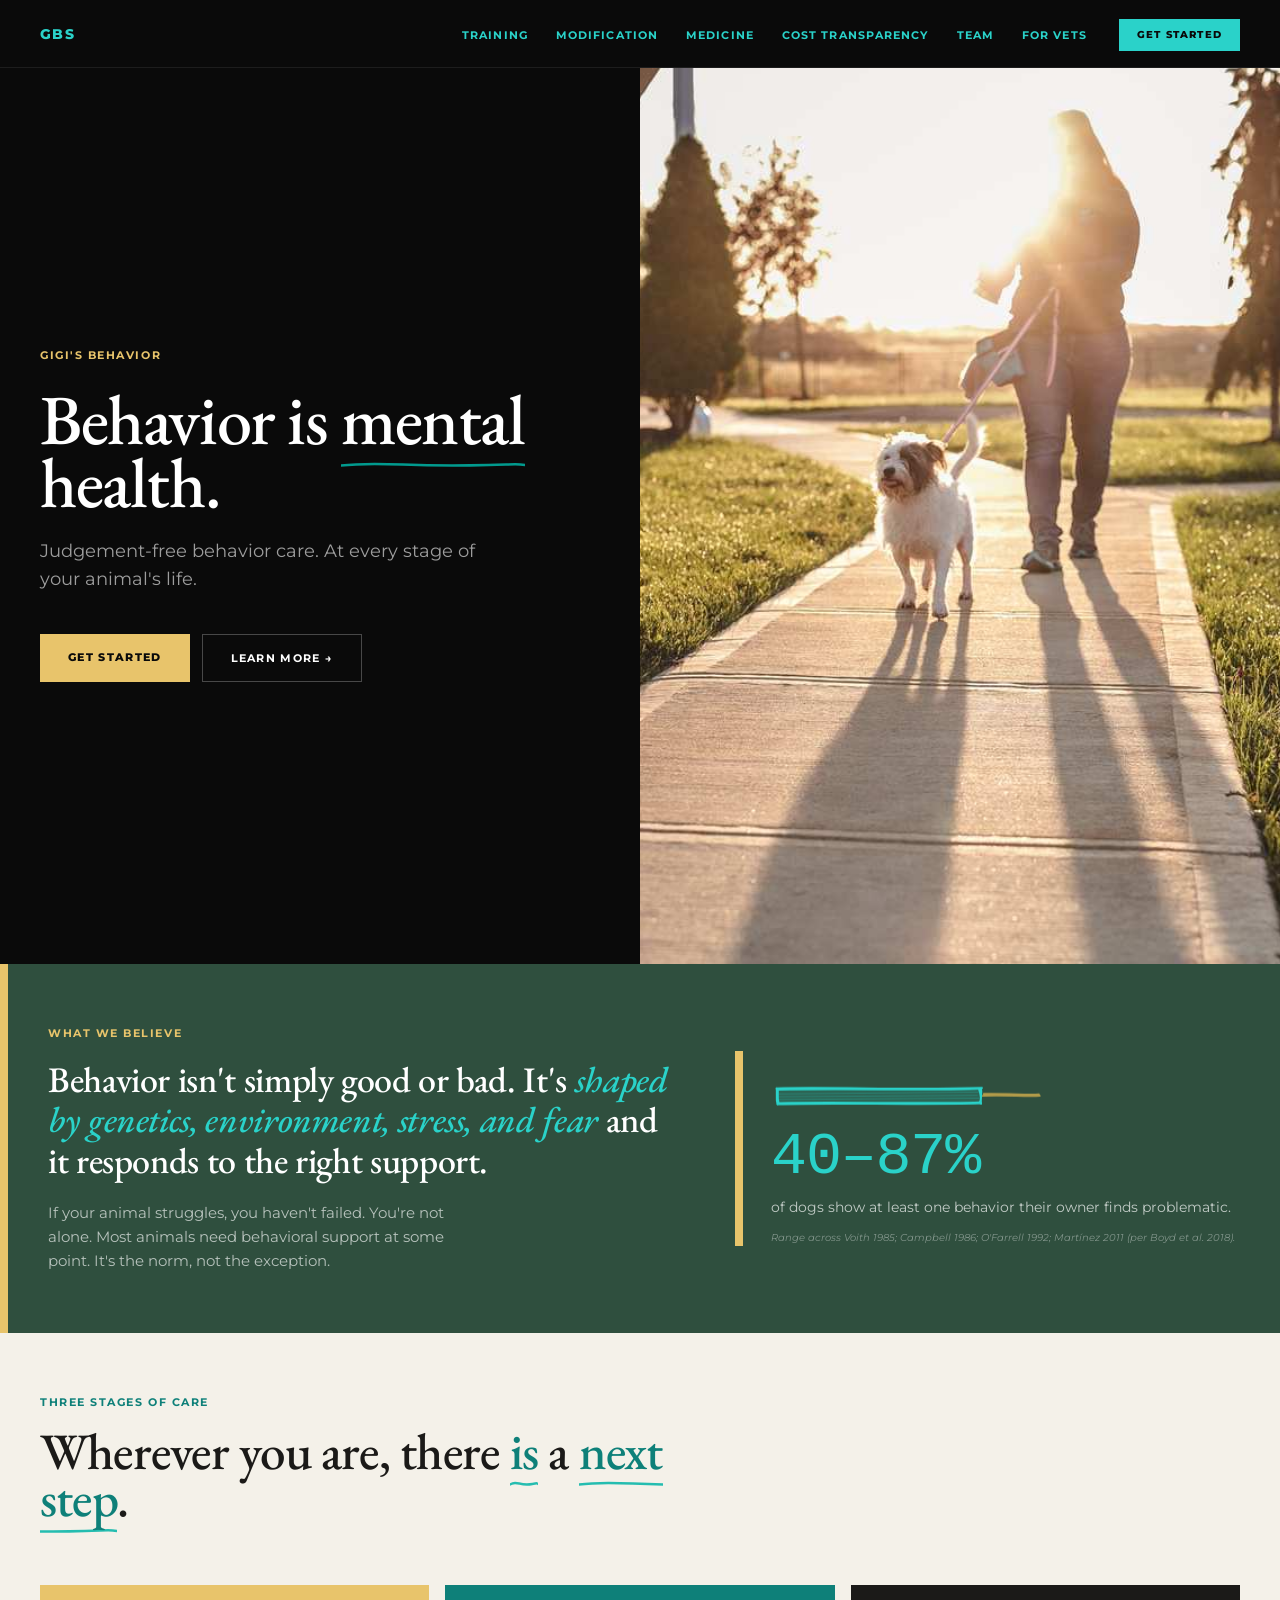
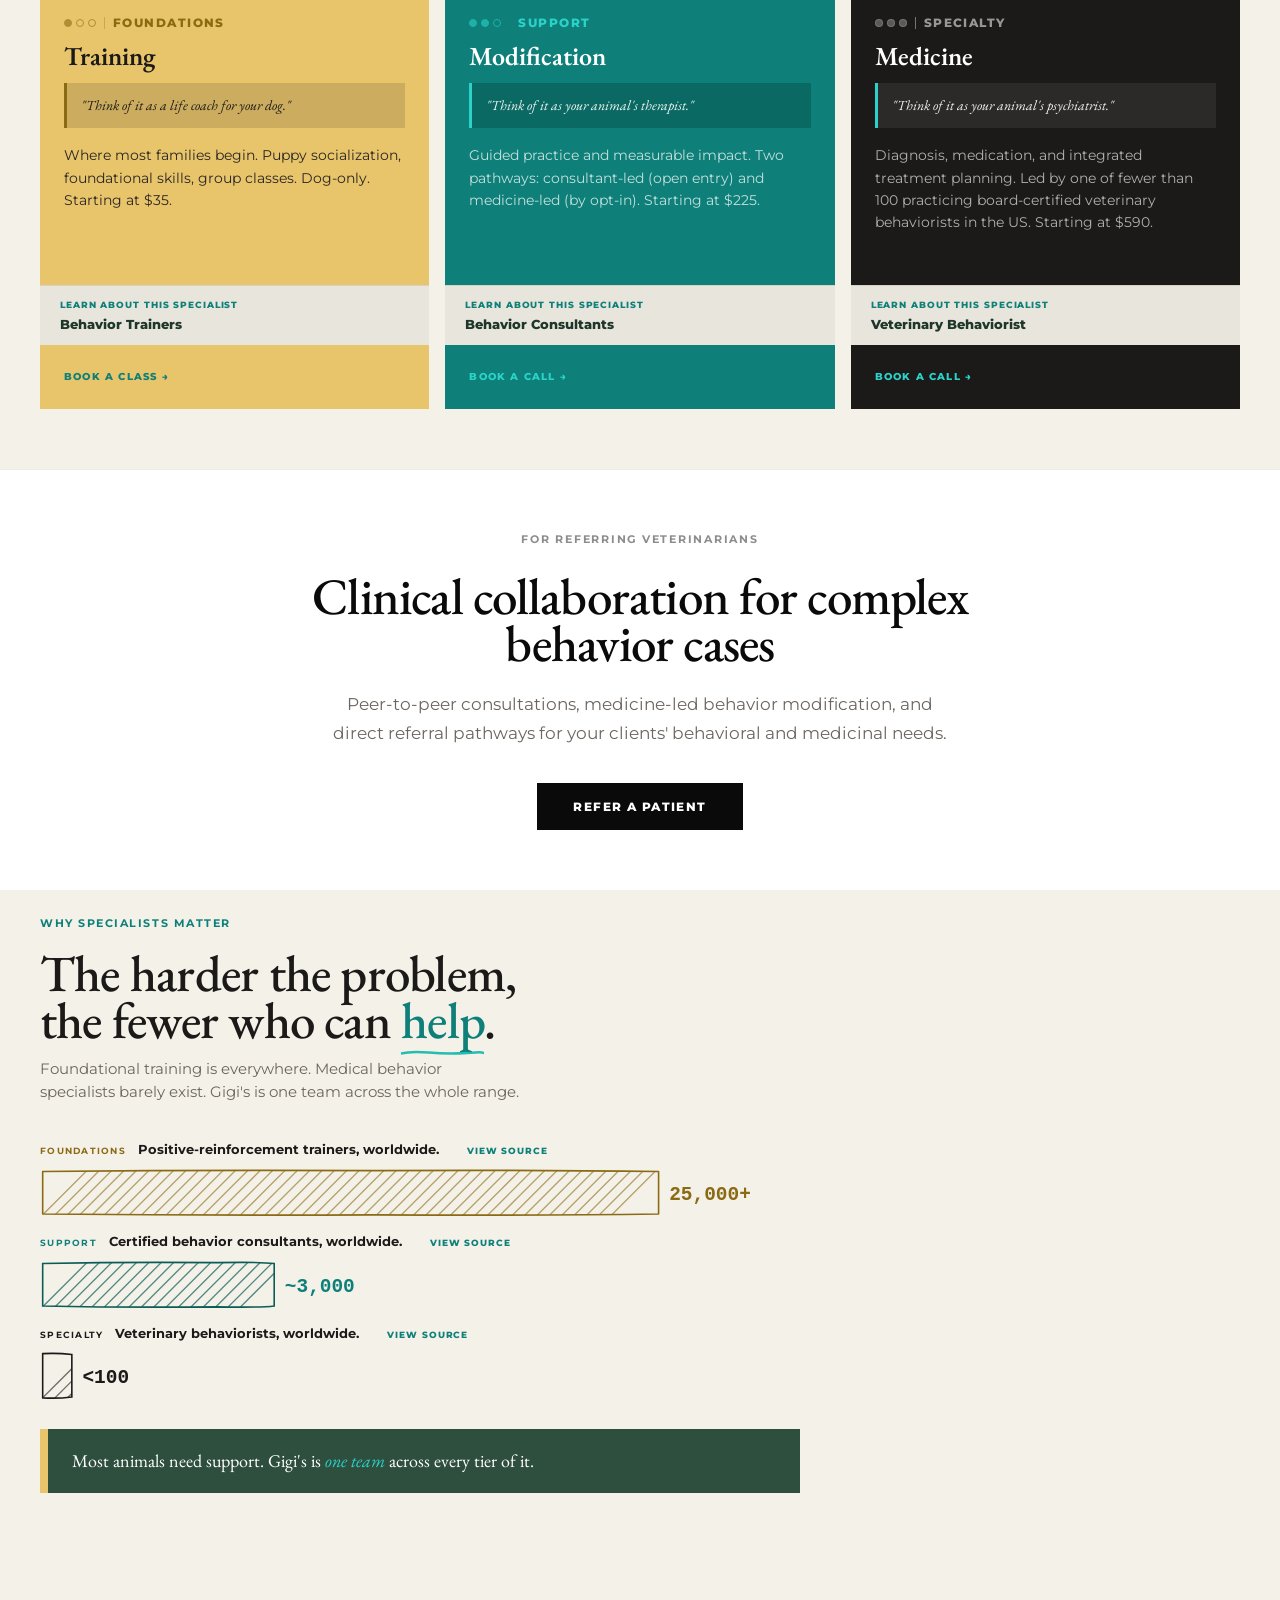
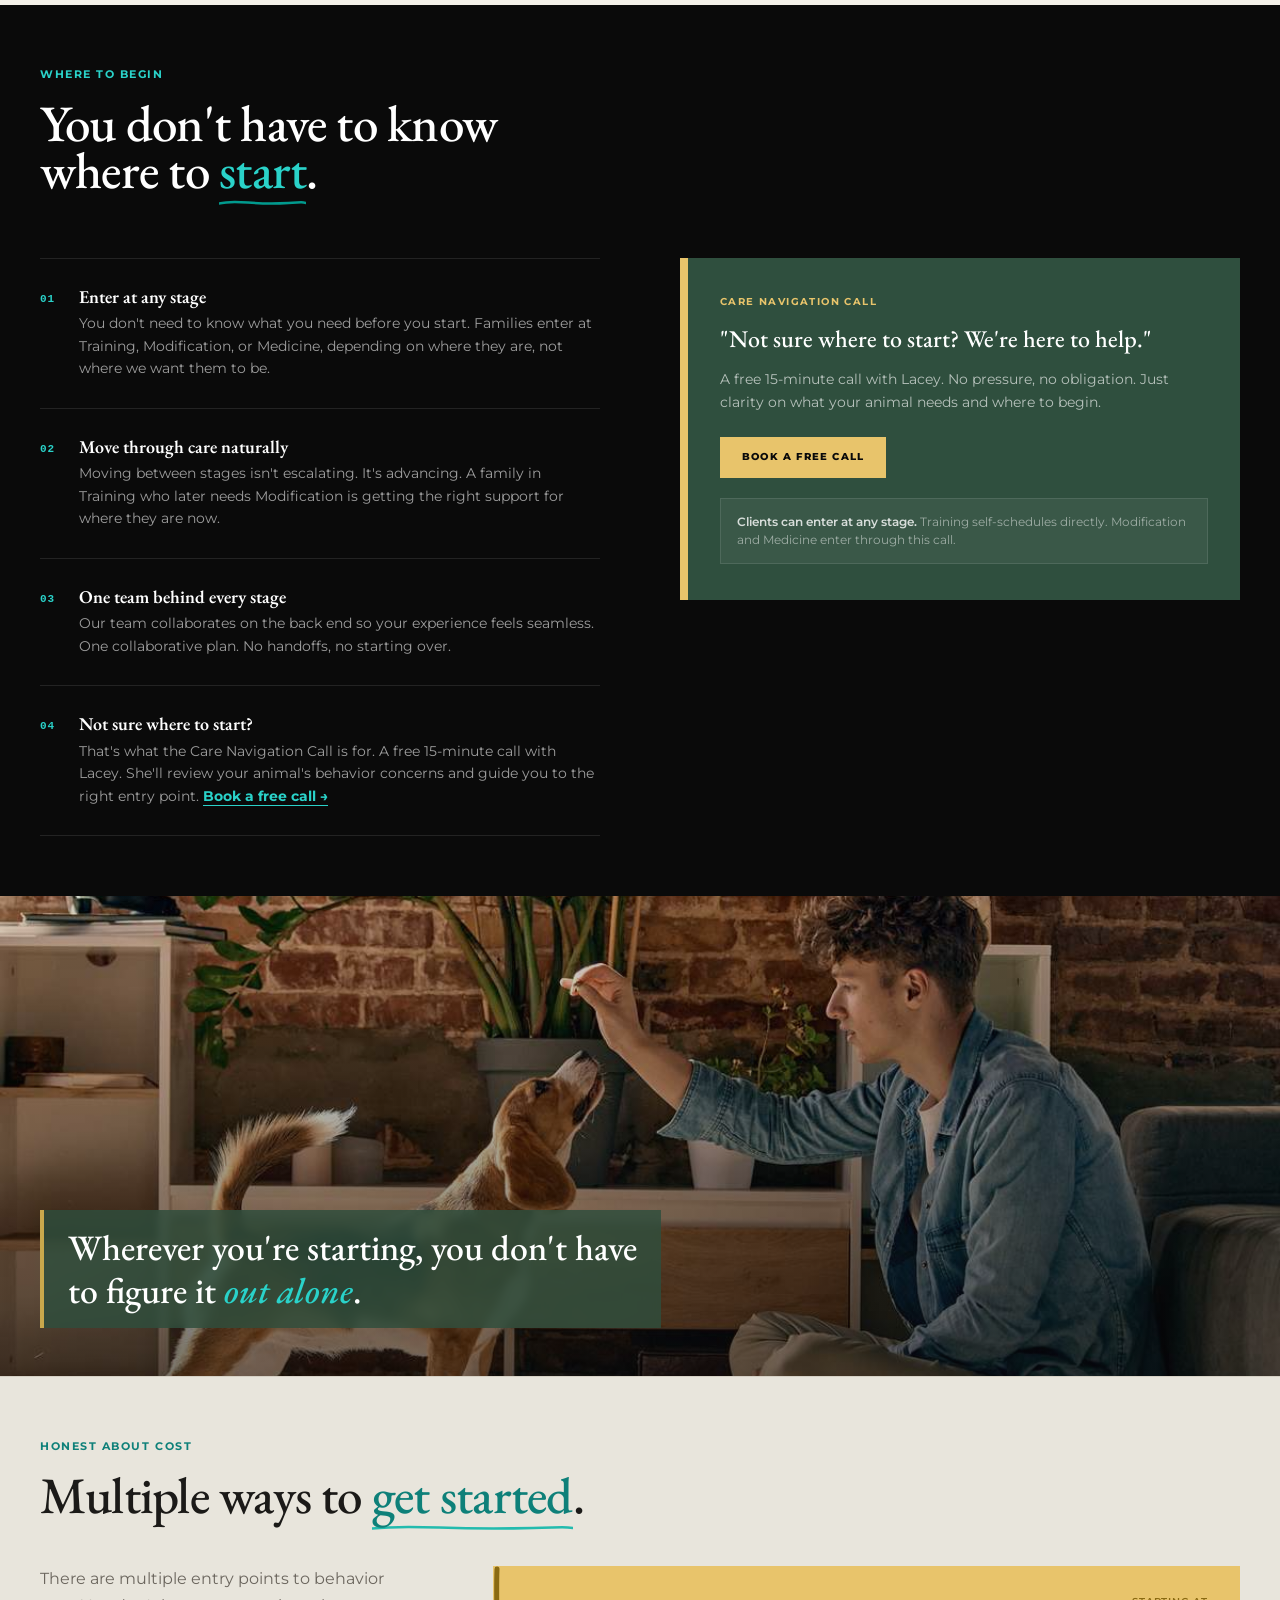
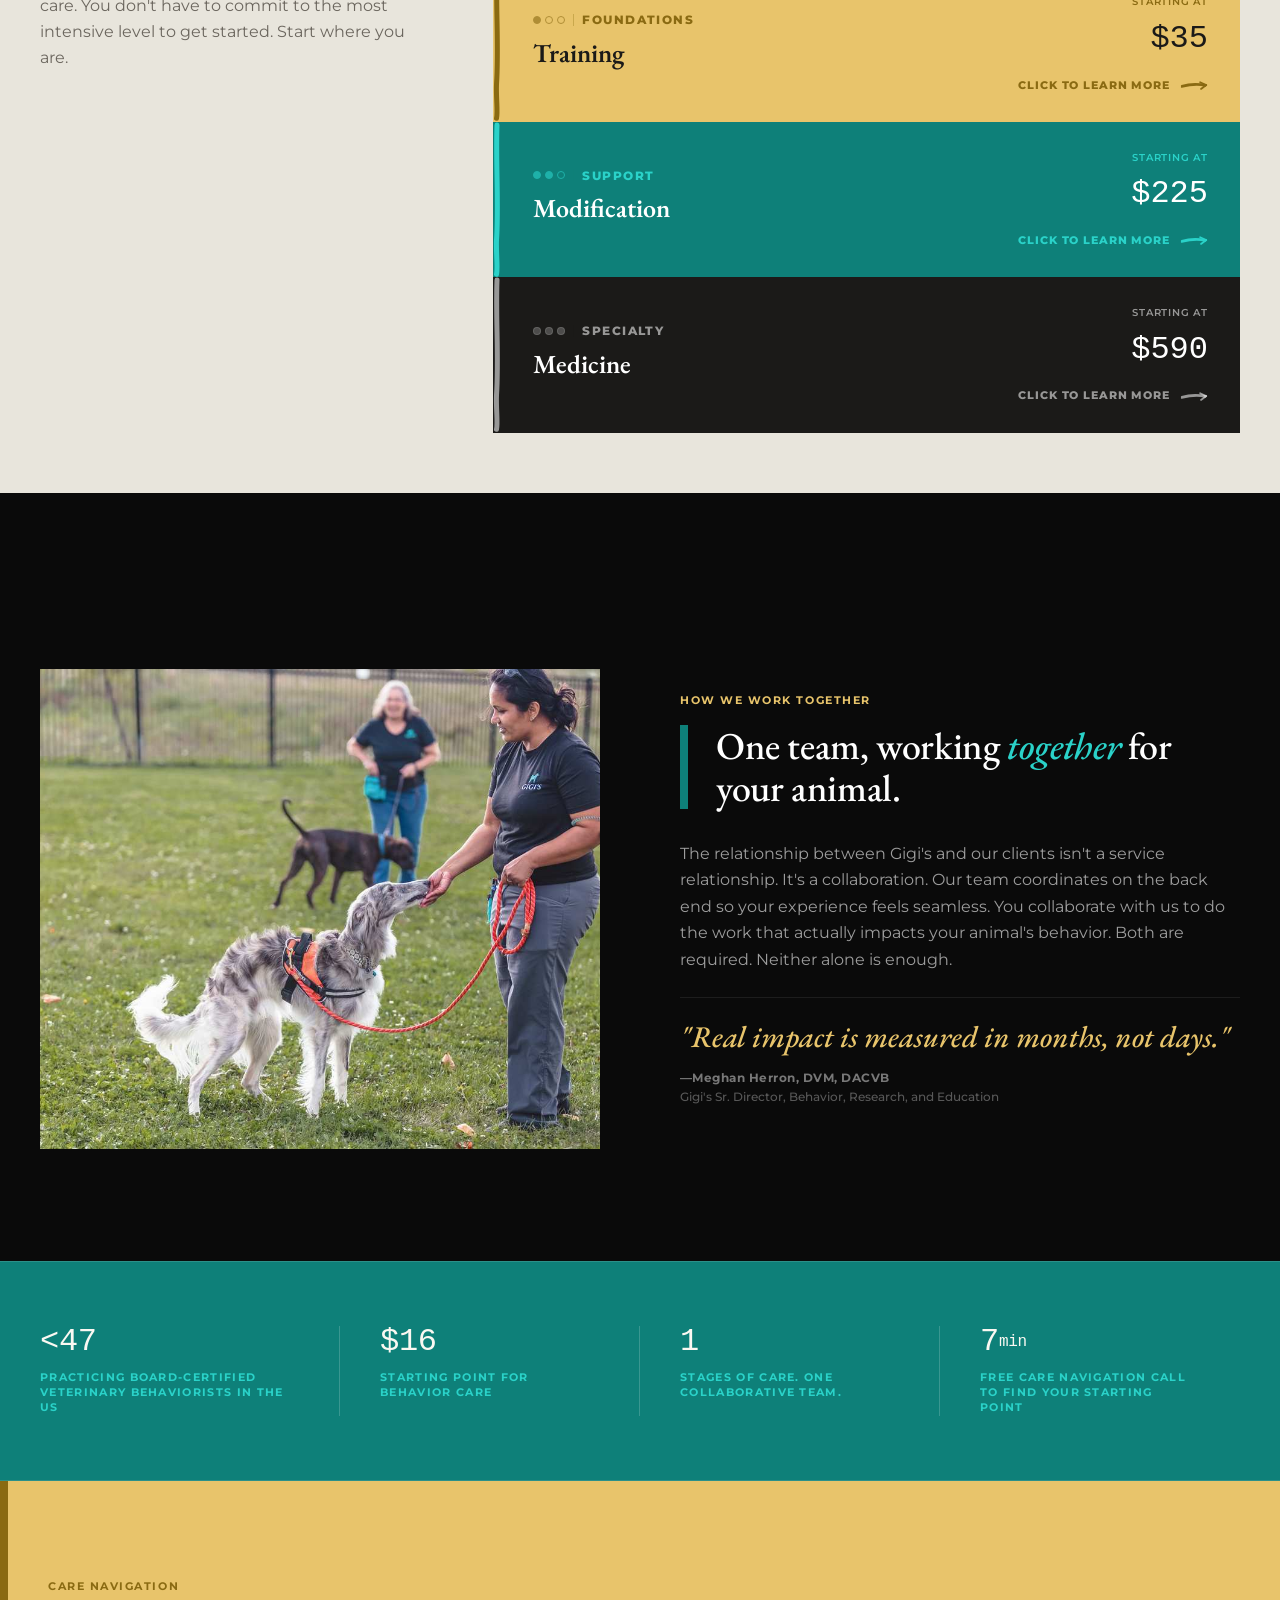
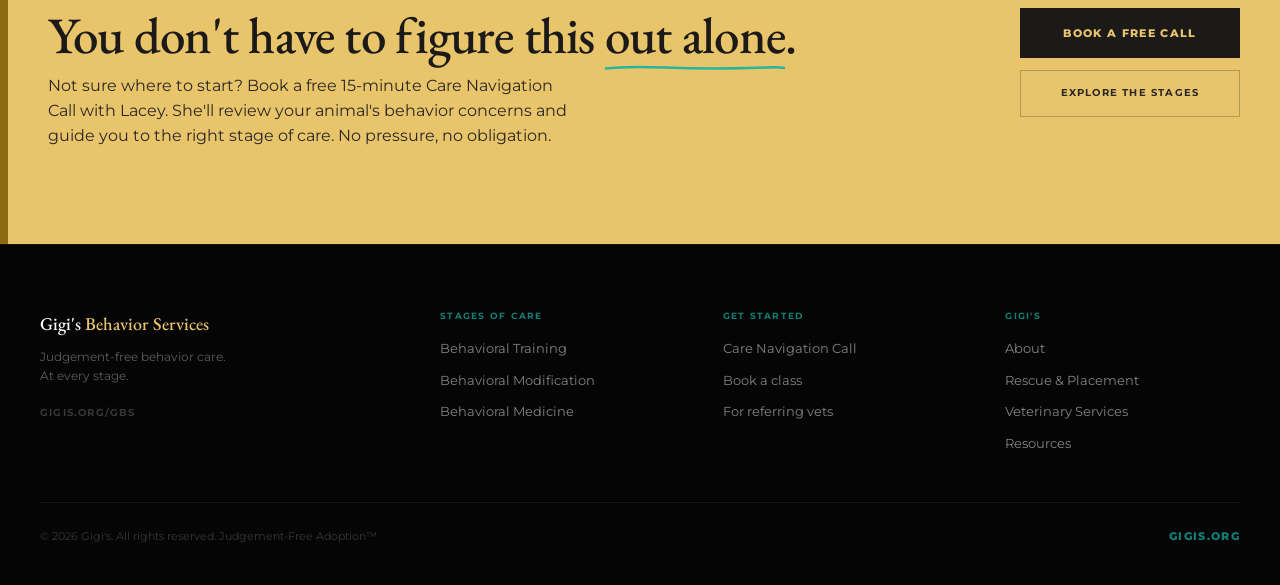
<file: index.html>
<!DOCTYPE html>
<html lang="en">
<head>
<meta charset="UTF-8">
<meta name="viewport" content="width=device-width, initial-scale=1.0">
<title>Gigi's Behavior Services</title>
<link rel="preconnect" href="https://fonts.googleapis.com">
<link rel="preconnect" href="https://fonts.gstatic.com" crossorigin>
<link href="https://fonts.googleapis.com/css2?family=Montserrat:wght@400;500;600;700;800;900&family=EB+Garamond:ital,wght@0,400;0,500;0,600;1,400;1,500;1,600&display=swap" rel="stylesheet">
<link rel="stylesheet" href="gbs-shared.css">
<style>
/* ── TOKENS ── */

/* ── RESET ── */

html { scroll-behavior: smooth; }
body {
  font-family: var(--font-body);
  background: var(--cream);
  color: var(--ink);
  font-size: 16px;
  line-height: 1.65;
  overflow-x: hidden;
}

/* ── SCROLL PROGRESS ── */
#progress-bar {
  position: fixed;
  top: 0; left: 0;
  height: 3px;
  width: 0%;
  background: var(--butter);
  z-index: 1000;
  transition: width 0.1s linear;
}

/* ── NAV ── */
#nav {
  position: fixed;
  top: 3px; left: 0; right: 0;
  background: var(--black);
  z-index: 900;
  border-bottom: 1px solid rgba(255,255,255,0.08);
  transition: box-shadow 200ms ease-out;
}
#nav.scrolled { box-shadow: 0 2px 24px rgba(0,0,0,0.4); }
.nav-inner {
  max-width: 1280px;
  margin: 0 auto;
  padding: 0 40px;
  height: 64px;
  display: flex;
  align-items: center;
  gap: 32px;
}
.nav-brand {
  display: flex;
  align-items: center;
  gap: 10px;
  text-decoration: none;
  flex-shrink: 0;
}
.nav-logo {
  height: 32px;
  width: auto;
  display: block;
}
.nav-wordmark span { color: var(--butter); }
.nav-links {
  display: flex;
  gap: 28px;
  margin-left: auto;
  align-items: center;
}
.nav-links a {
  font-size: 11px;
  font-weight: 700;
  letter-spacing: 0.10em;
  text-transform: uppercase;
  color: var(--teal);
  text-decoration: none;
  transition: color var(--transition);
}

.nav-link-active {
  background: var(--butter);
  color: var(--black) !important;
  padding: 4px 10px;
}

.nav-cta {
  background: var(--teal) !important;
  color: var(--black) !important;
  padding: 8px 18px;
  font-size: 10px !important;
  font-weight: 800 !important;
  letter-spacing: 0.12em !important;
  text-transform: uppercase;
  text-decoration: none;
  display: inline-block;
  transition: opacity var(--transition) !important;
}
.nav-cta:hover { opacity: 0.85 !important; }

/* ── HAMBURGER — hidden on desktop ── */
#nav-burger {
  display: none;
  flex-direction: column;
  justify-content: center;
  align-items: center;
  gap: 5px;
  width: 32px;
  height: 32px;
  background: none;
  border: none;
  cursor: pointer;
  padding: 0;
  flex-shrink: 0;
}
#nav-burger span {
  display: block;
  width: 20px;
  height: 2px;
  background: #fff;
  transition: transform 200ms ease, opacity 200ms ease;
}
#nav-burger[aria-expanded="true"] span:nth-child(1) { transform: translateY(7px) rotate(45deg); }
#nav-burger[aria-expanded="true"] span:nth-child(2) { opacity: 0; }
#nav-burger[aria-expanded="true"] span:nth-child(3) { transform: translateY(-7px) rotate(-45deg); }

#nav-mobile-menu {
  display: none;
  flex-direction: column;
  background: var(--black);
  border-top: 1px solid rgba(255,255,255,0.08);
  max-height: 0;
  overflow: hidden;
  transition: max-height 250ms ease;
}
#nav-mobile-menu.open { max-height: 400px; }
#nav-mobile-menu a {
  padding: 16px 20px;
  font-size: 12px;
  font-weight: 700;
  letter-spacing: 0.1em;
  text-transform: uppercase;
  color: rgba(255,255,255,0.75);
  text-decoration: none;
  border-bottom: 1px solid rgba(255,255,255,0.06);
}
#nav-mobile-menu a:last-child { border-bottom: none; }
#nav-mobile-menu .nav-mobile-cta {
  background: var(--teal);
  color: var(--black);
  text-align: center;
  margin: 12px 20px 16px;
  border-radius: 2px;
}

/* ── SECTION NAV (E1 — 2.3) ── */
#section-nav {
  position: fixed;
  top: 67px;
  left: 0; right: 0;
  background: var(--black);
  border-bottom: 2px solid var(--butter-border);
  z-index: 850;
  opacity: 0;
  pointer-events: none;
  transition: opacity 200ms ease-out;
  overflow-x: auto;
}
#section-nav.visible {
  opacity: 1;
  pointer-events: all;
}
.section-nav-inner {
  max-width: 1280px;
  margin: 0 auto;
  padding: 0 40px;
  display: flex;
  justify-content: flex-end;
  gap: 0;
}
.section-nav-item {
  font-size: 9px;
  font-weight: 700;
  letter-spacing: 0.12em;
  text-transform: uppercase;
  color: rgba(255,255,255,0.35);
  text-decoration: none;
  padding: 10px 18px;
  border-bottom: 6px solid transparent;
  white-space: nowrap;
  transition: color var(--transition), border-color var(--transition);
}
.section-nav-item:hover { color: rgba(255,255,255,0.7); }
.section-nav-item.active {
  color: var(--butter);
  border-bottom-color: var(--butter);
}

/* ── BOTTOM STAGE BAR ── */

/* Main customer bar */

/* Vet bar — slim row under Medicine */

/* ── PLACEHOLDER IMAGE ── */
.img-placeholder {
  background: repeating-linear-gradient(
    45deg,
    #cacaca,
    #cacaca 8px,
    #e8e8e8 8px,
    #e8e8e8 16px
  );
  display: flex;
  align-items: center;
  justify-content: center;
}
.img-placeholder-label {
  background: rgba(255,255,255,0.88);
  padding: 6px 14px;
  font-size: 10px;
  font-weight: 700;
  letter-spacing: 0.10em;
  text-transform: uppercase;
  color: #555;
  text-align: center;
  max-width: 80%;
  line-height: 1.6;
}

/* ── SHARED ── */
.section-inner {
  max-width: 1280px;
  margin: 0 auto;
  padding: 0 40px;
}
.eyebrow {
  font-family: var(--font-body);
  font-size: 11px;
  font-weight: 700;
  letter-spacing: 0.14em;
  text-transform: uppercase;
  margin-bottom: 16px;
}
.section-h2 {
  font-family: var(--font-display);
  font-weight: 500;
  line-height: 0.92;
  letter-spacing: -0.015em;
}
.section-h2 em { font-style: normal;
  background-image: url("data:image/svg+xml,%3Csvg xmlns='http://www.w3.org/2000/svg' width='100%25' height='8' viewBox='0 0 300 8' preserveAspectRatio='none'%3E%3Cpath d='M0 5.5 C20 4, 60 3.5, 100 4.5 S180 6, 240 5 S280 4, 300 5' stroke='%2300B4A6' stroke-width='2.5' stroke-linecap='round' fill='none' opacity='0.85'/%3E%3C/svg%3E");
  background-repeat: no-repeat;
  background-position: 0 100%;
  background-size: 100% 8px;
  padding-bottom: 3px;
  display: inline; }

/* ── REVEAL ── */

.reveal.visible { opacity: 1; transform: translateY(0); }
.reveal-delay-1 { transition-delay: 80ms; }
.reveal-delay-2 { transition-delay: 160ms; }
.reveal-delay-3 { transition-delay: 240ms; }
.reveal-delay-4 { transition-delay: 320ms; }

/* ── 01 HERO ── */
#hero {
  background: var(--black);
  padding-top: 64px;
  min-height: 100vh;
  display: grid;
  grid-template-columns: 1fr 1fr;
  align-items: center;
}
.hero-content {
  padding: 96px 64px 96px 40px;
  max-width: 640px;
  margin-left: auto;
}
.hero-eyebrow {
  font-size: 11px;
  font-weight: 700;
  letter-spacing: 0.14em;
  text-transform: uppercase;
  color: var(--butter);
  margin-bottom: 24px;
}
.hero-h1 {
  font-family: var(--font-display);
  font-size: clamp(48px, 5.5vw, 80px);
  font-weight: 500;
  line-height: 0.90;
  letter-spacing: -0.02em;
  color: #fff;
  margin-bottom: 24px;
}
.hero-h1 em { font-style: normal;
  background-image: url("data:image/svg+xml,%3Csvg xmlns='http://www.w3.org/2000/svg' width='100%25' height='8' viewBox='0 0 300 8' preserveAspectRatio='none'%3E%3Cpath d='M0 5.5 C20 4, 60 3.5, 100 4.5 S180 6, 240 5 S280 4, 300 5' stroke='%2300B4A6' stroke-width='2.5' stroke-linecap='round' fill='none' opacity='0.85'/%3E%3C/svg%3E");
  background-repeat: no-repeat;
  background-position: 0 100%;
  background-size: 100% 8px;
  padding-bottom: 3px;
  display: inline; }
.hero-tagline {
  font-size: 18px;
  line-height: 1.55;
  color: rgba(255,255,255,0.6);
  margin-bottom: 40px;
  max-width: 440px;
}
.hero-buttons { display: flex; gap: 12px; flex-wrap: wrap; }
.btn-primary {
  background: var(--butter);
  color: var(--black);
  padding: 14px 28px;
  font-size: 11px;
  font-weight: 800;
  letter-spacing: 0.12em;
  text-transform: uppercase;
  text-decoration: none;
  display: inline-block;
  transition: opacity var(--transition);
}
.btn-primary:hover { opacity: 0.85; }
.btn-secondary {
  background: transparent;
  color: #fff;
  padding: 14px 28px;
  font-size: 11px;
  font-weight: 700;
  letter-spacing: 0.12em;
  text-transform: uppercase;
  text-decoration: none;
  border: 1px solid rgba(255,255,255,0.25);
  display: inline-block;
  transition: border-color var(--transition);
}
.btn-secondary:hover { border-color: rgba(255,255,255,0.6); }
.hero-image { height: 100vh; }
.hero-image .img-placeholder { height: 100%; width: 100%; }

/* ── 02 PHILOSOPHY BAR ── */
/* ── 02 BELIEF + MAJORITY (merged, kale) ── */
#belief {
  background: var(--kale);
  border-left: 8px solid var(--butter);
  padding: 60px 0;
}
.belief-wrap {
  display: grid;
  grid-template-columns: 1.25fr 1fr;
  gap: 56px;
  align-items: center;
}
.belief-eyebrow {
  font-size: 11px;
  font-weight: 700;
  letter-spacing: 0.14em;
  text-transform: uppercase;
  color: var(--butter);
  margin-bottom: 18px;
}
.belief-claim {
  font-family: var(--font-display);
  font-size: clamp(26px, 3.2vw, 36px);
  font-weight: 500;
  font-style: normal;
  line-height: 1.12;
  color: #fff;
  letter-spacing: -0.01em;
  margin: 0 0 20px;
}
.belief-claim em { font-style: italic; color: var(--teal); }
.belief-sub {
  font-size: 15px;
  line-height: 1.6;
  color: rgba(255,255,255,0.65);
  max-width: 440px;
}
.belief-proof {
  border-left: 8px solid var(--butter);
  padding-left: 28px;
}
.belief-proof svg { display: block; width: 100%; max-width: 280px; height: auto; overflow: visible; margin-bottom: 16px; }
.belief-big {
  font-family: var(--font-mono);
  font-size: 60px;
  font-weight: 500;
  color: var(--teal);
  line-height: 1;
  margin-bottom: 10px;
  letter-spacing: -0.02em;
}
.belief-proof-sub {
  font-size: 14px;
  line-height: 1.5;
  color: rgba(255,255,255,0.7);
  margin-bottom: 12px;
}
.belief-src {
  font-size: 10px;
  color: rgba(255,255,255,0.4);
  font-style: italic;
}

/* ── 03 STAGES ── */
#stages { padding: 60px 0; background: var(--cream); }
.stages-header { margin-bottom: 64px; }
.stages-grid {
  display: grid;
  grid-template-columns: repeat(3, 1fr);
  gap: 16px;
  align-items: stretch;
}
.stage-card {
  display: flex;
  flex-direction: column;
  overflow: hidden;
  cursor: pointer;
}
.stage-front {
  display: flex;
  flex-direction: column;
  flex: 1;
}
.stage-front-inner { padding: 28px 24px 24px; display: flex; flex-direction: column; flex: 1; min-height: 300px; overflow: hidden; }
.stage-teaser {
  padding: 12px 20px;
  background: var(--cream-deep);
  flex-shrink: 0;
  border-top: 1px solid var(--gray-line);
}
.stage-teaser .hb-eyebrow {
  font-size: 9px;
  font-weight: 800;
  letter-spacing: 0.1em;
  text-transform: uppercase;
  color: var(--teal-deep);
  margin-bottom: 3px;
}
.stage-teaser .hb-title {
  font-size: 13px;
  font-weight: 800;
  color: var(--kale-deep);
  line-height: 1.3;
}
.stage-spec {
  max-height: 0;
  overflow: hidden;
  transition: max-height 400ms cubic-bezier(0.4, 0, 0.2, 1);
  background: var(--cream-soft);
}
.stage-card.revealed .stage-spec { max-height: 500px; }
.stage-spec-inner { padding: 24px 24px; display: flex; flex-direction: column; min-height: 340px; overflow: hidden; }
.stage-cta {
  padding: 16px 24px;
  flex-shrink: 0;
  min-height: 64px;
  display: flex;
  align-items: center;
}
.stage-training .stage-cta { background: var(--butter); }
.stage-mod .stage-cta { background: var(--teal-deep); }
.stage-med .stage-cta { background: var(--ink); }

.stage-eyebrow {
  font-size: 12px;
  font-weight: 800;
  letter-spacing: 0.12em;
  text-transform: uppercase;
  margin-bottom: 10px;
  display: flex;
  align-items: center;
  gap: 8px;
}
.stage-title {
  font-family: var(--font-display);
  font-size: 26px;
  font-weight: 600;
  line-height: 1.0;
  color: var(--ink);
  margin-bottom: 14px;
}
.stage-analogy {
  font-size: 14px;
  font-style: italic;
  margin-bottom: 16px;
  font-family: var(--font-display);
  line-height: 1.5;
  padding: 12px 14px;
  border-left: 3px solid;
}
.stage-body-txt {
  font-size: 14px;
  line-height: 1.6;
  color: var(--gray-warm);
  margin-bottom: 20px;
}
.stage-actions { margin-top: 16px; display: flex; flex-direction: column; gap: 12px; align-items: flex-start; padding-bottom: 28px; }
.stage-link {
  font-size: 10px;
  font-weight: 800;
  letter-spacing: 0.12em;
  text-transform: uppercase;
  text-decoration: none;
  display: inline-flex;
  align-items: center;
  gap: 6px;
  transition: gap var(--transition);
}
.stage-link:hover { gap: 10px; }
/* Full-width teaser bar pinned to card bottom — previews the specialist */
/* Specialist drawer */
.stage-card.revealed .spec-eyebrow { display: none; }
.spec-eyebrow {
  font-size: 11px;
  font-weight: 800;
  letter-spacing: 0.12em;
  text-transform: uppercase;
  margin-bottom: 12px;
}
.spec-headline {
  font-family: var(--font-display);
  font-size: 26px;
  font-weight: 600;
  line-height: 1.05;
  margin-bottom: 16px;
}
.spec-quote {
  font-family: var(--font-display);
  font-size: 16px;
  font-style: italic;
  line-height: 1.4;
  border-left: 3px solid transparent;
  padding-left: 14px;
  margin-bottom: 16px;
}
.spec-body {
  font-size: 13px;
  line-height: 1.6;
}
.stage-back-btn {
  font-family: var(--font-body);
  font-size: 10px;
  font-weight: 800;
  letter-spacing: 0.12em;
  text-transform: uppercase;
  background: none;
  border: none;
  cursor: pointer;
  padding: 0;
  margin-top: auto;
  display: inline-flex;
  align-items: center;
  gap: 6px;
}

/* Per-stage coding */
.stage-training .stage-front { background: var(--butter); }
.stage-training .stage-spec { background: var(--cream-soft); }
.stage-training .stage-eyebrow { color: var(--butter-text); }
.stage-training .stage-title { color: var(--ink); }
.stage-training .stage-analogy { color: var(--ink); border-left-color: var(--butter-text); background: rgba(0,0,0,0.12); }
.stage-training .stage-body-txt { color: var(--ink-warm); }
.stage-training .stage-meet-btn { border: 1px solid var(--butter-border); color: var(--butter-text); }
.stage-training .stage-meet-btn:hover { background: var(--butter-border); color: #fff; }
.stage-training .spec-eyebrow { color: var(--gray-warm); }
.stage-training .spec-headline { color: var(--kale-deep); }
.stage-training .spec-quote { color: var(--ink); border-left-color: var(--butter-text); }
.stage-training .spec-body { color: var(--ink-warm); }
.stage-training .stage-back-btn { color: var(--butter-text); }

.stage-mod .stage-front { background: var(--teal-deep); }
.stage-mod .stage-spec { background: var(--cream-soft); }
.stage-mod .stage-eyebrow { color: var(--teal); }
.stage-mod .stage-title { color: #fff; }
.stage-mod .stage-analogy { color: rgba(255,255,255,0.95); border-left-color: var(--teal); background: rgba(0,0,0,0.18); }
.stage-mod .stage-body-txt { color: rgba(255,255,255,0.75); }
.stage-mod .stage-link { color: var(--teal) !important; }
.stage-mod .stage-meet-btn { border: 1px solid var(--teal); color: var(--teal); }
.stage-mod .stage-meet-btn:hover { background: var(--teal-deep); color: #fff; }
.stage-mod .spec-eyebrow { color: var(--gray-warm); }
.stage-mod .spec-headline { color: var(--kale-deep); }
.stage-mod .spec-quote { color: var(--ink); border-left-color: var(--teal-deep); }
.stage-mod .spec-body { color: var(--ink-warm); }
.stage-mod .stage-back-btn { color: var(--teal-deep); }

.stage-med .stage-front { background: var(--ink); }
.stage-med .stage-spec { background: var(--cream-soft); }
.stage-med .stage-eyebrow { color: rgba(255,255,255,0.55); }

.stage-med .stage-title { color: #fff; }
.stage-med .stage-analogy { color: rgba(255,255,255,0.95); border-left-color: var(--teal); background: rgba(255,255,255,0.07); }
.stage-med .stage-body-txt { color: rgba(255,255,255,0.65); }
.stage-med .stage-link { color: var(--teal) !important; }
.stage-med .stage-meet-btn { border: 1px solid rgba(255,255,255,0.4); color: rgba(255,255,255,0.7); }
.stage-med .stage-meet-btn:hover { background: var(--ink); color: #fff; }
.stage-med .spec-eyebrow { color: var(--gray-warm); }
.stage-med .spec-headline { color: var(--kale-deep); }
.stage-med .spec-quote { color: var(--ink); border-left-color: var(--ink); }
.stage-med .spec-body { color: var(--ink-warm); }
.stage-med .stage-back-btn { color: var(--ink); }

/* ── 04 SPECIALISTS ── */
#specialists { background: var(--black); padding: 112px 0; }
.specialists-header { margin-bottom: 64px; }
.specialists-grid {
  display: grid;
  grid-template-columns: repeat(3, 1fr);
  gap: 1px;
  background: rgba(255,255,255,0.08);
}
.specialist-card {
  background: var(--black);
  padding: 36px 32px;
  border-left: 8px solid transparent;
}
.specialist-avatar {
  width: 52px; height: 52px;
  border-radius: 50%;
  display: flex; align-items: center; justify-content: center;
  font-family: var(--font-body);
  font-size: 14px;
  font-weight: 800;
  margin-bottom: 20px;
  border: 2px solid transparent;
}
.specialist-stage {
  font-size: 9px;
  font-weight: 700;
  letter-spacing: 0.14em;
  text-transform: uppercase;
  margin-bottom: 6px;
}
.specialist-role {
  font-size: 11px;
  font-weight: 700;
  letter-spacing: 0.10em;
  text-transform: uppercase;
  color: rgba(255,255,255,0.35);
  margin-bottom: 12px;
}
.specialist-title {
  font-family: var(--font-display);
  font-size: 20px;
  font-weight: 500;
  line-height: 1.1;
  color: #fff;
  margin-bottom: 12px;
}
.specialist-quote {
  font-family: var(--font-display);
  font-size: 14px;
  font-style: italic;
  color: rgba(255,255,255,0.55);
  line-height: 1.5;
  border-left: 3px solid transparent;
  padding-left: 12px;
  margin-bottom: 16px;
}
.specialist-body {
  font-size: 13px;
  line-height: 1.6;
  color: rgba(255,255,255,0.4);
}
.spec-training { border-left-color: var(--butter-border); }
.spec-training .specialist-avatar { background: rgba(232,196,107,0.12); border-color: var(--butter-border); color: var(--butter); }
.spec-training .specialist-stage { color: var(--butter-text); }
.spec-training .specialist-quote { border-left-color: var(--butter-border); }
.spec-mod { border-left-color: var(--teal-deep); }
.spec-mod .specialist-avatar { background: rgba(42,210,201,0.10); border-color: var(--teal-deep); color: var(--teal); }
.spec-mod .specialist-stage { color: var(--teal); }
.spec-mod .specialist-quote { border-left-color: var(--teal-deep); }
.spec-med { border-left-color: rgba(255,255,255,0.22); }
.spec-med .specialist-avatar { background: rgba(255,255,255,0.06); border-color: rgba(255,255,255,0.22); color: #fff; }
.spec-med .specialist-stage { color: rgba(255,255,255,0.55); }
.spec-med .specialist-quote { border-left-color: rgba(255,255,255,0.18); }

/* ── 05 HOW IT WORKS ── */
#how-it-works { background: var(--black); padding: 60px 0; }
.how-grid {
  display: grid;
  grid-template-columns: 1fr 1fr;
  gap: 80px;
  align-items: start;
  margin-top: 64px;
}
.how-steps { display: flex; flex-direction: column; gap: 0; }
.how-step {
  display: flex;
  gap: 24px;
  padding: 28px 0;
  border-bottom: 1px solid rgba(255,255,255,0.10);
}
.how-step:first-child { border-top: 1px solid rgba(255,255,255,0.10); }
.how-step-num {
  font-family: var(--font-mono);
  font-size: 11px;
  font-weight: 600;
  color: var(--teal);
  flex-shrink: 0;
  padding-top: 3px;
  letter-spacing: 0.08em;
}
.how-step-title {
  font-family: var(--font-display);
  font-size: 18px;
  font-weight: 600;
  color: #fff;
  margin-bottom: 6px;
  line-height: 1.1;
}
.how-step-body {
  font-size: 14px;
  line-height: 1.6;
  color: rgba(255,255,255,0.6);
}
/* Care nav callout — kale spotlight, butter 8px border, butter CTA */
.how-callout {
  background: var(--kale);
  border-left: 8px solid var(--butter);
  padding: 36px 32px;
  position: sticky;
  top: 120px;
}
.how-callout-eyebrow {
  font-size: 10px;
  font-weight: 700;
  letter-spacing: 0.14em;
  text-transform: uppercase;
  color: var(--butter);
  margin-bottom: 16px;
}
.how-callout-h {
  font-family: var(--font-display);
  font-size: 24px;
  font-weight: 500;
  color: #fff;
  line-height: 1.1;
  margin-bottom: 16px;
}
.how-callout-body {
  font-size: 14px;
  color: rgba(255,255,255,0.65);
  line-height: 1.6;
  margin-bottom: 24px;
}
.how-callout-cta {
  display: inline-block;
  background: var(--butter);
  color: var(--black);
  padding: 12px 22px;
  font-size: 10px;
  font-weight: 800;
  letter-spacing: 0.12em;
  text-transform: uppercase;
  text-decoration: none;
  transition: opacity var(--transition);
}
.how-callout-cta:hover { opacity: 0.85; }
.open-access {
  margin-top: 20px;
  padding: 14px 16px;
  background: rgba(255,255,255,0.05);
  border: 1px solid rgba(255,255,255,0.10);
  font-size: 12px;
  color: rgba(255,255,255,0.5);
  line-height: 1.5;
}
.open-access strong { color: rgba(255,255,255,0.8); font-weight: 600; }

/* ── 06 HONEST COST ── */
#cost {
  background: var(--cream-deep);
  padding: 60px 0;
  border-top: 1px solid var(--gray-line);
}
.cost-grid {
  display: grid;
  grid-template-columns: 1fr 2fr;
  gap: 80px;
  align-items: start;
  margin-top: 48px;
}
.cost-intro { font-size: 16px; line-height: 1.65; color: var(--gray-warm); }
.cost-cards { display: flex; flex-direction: column; gap: 0; position: relative; }
.cost-frame {
  position: absolute;
  inset: 0;
  width: 100%;
  height: 100%;
  pointer-events: none;
  z-index: 4;
}
.cost-frame path {
  fill: none;
  stroke: rgba(255,255,255,0.5);
  stroke-width: 2;
  stroke-linecap: round;
  stroke-linejoin: round;
  vector-effect: non-scaling-stroke;
  opacity: 0.7;
}
.cost-card {
  display: flex;
  overflow: hidden;
  position: relative;
  transition: background 0.4s ease;
  cursor: pointer;
}
.cost-card-divider {
  position: absolute;
  left: 0; right: 0; bottom: 0;
  height: 6px;
  width: 100%;
  z-index: 3;
  pointer-events: none;
}
.cost-card-divider path {
  fill: none;
  stroke: rgba(255,255,255,0.45);
  stroke-width: 1.6;
  stroke-linecap: round;
  vector-effect: non-scaling-stroke;
  opacity: 0.7;
}
.cost-edge {
  width: 8px;
  flex-shrink: 0;
  position: relative;
  z-index: 2;
}
.cost-edge svg { display: block; width: 100%; height: 100%; overflow: visible; }
.cost-edge svg path {
  fill: none;
  stroke-width: 5;
  stroke-linecap: round;
  vector-effect: non-scaling-stroke;
  transition: stroke 0.4s ease;
}
.cost-body {
  padding: 28px 32px;
  display: flex;
  align-items: center;
  gap: 40px;
  flex: 1;
  position: relative;
  z-index: 1;
}
.cost-stage-info { flex: 1; }
.cost-eyebrow {
  font-size: 12px;
  font-weight: 800;
  letter-spacing: 0.12em;
  text-transform: uppercase;
  margin-bottom: 10px;
  display: flex;
  align-items: center;
  gap: 8px;
  transition: color 0.4s ease;
}
.cost-title {
  font-family: var(--font-display);
  font-size: 26px;
  font-weight: 600;
  line-height: 1.0;
  margin-bottom: 12px;
  transition: color 0.4s ease;
}
.cost-desc {
  font-size: 13px;
  font-style: italic;
  line-height: 1.4;
  font-family: var(--font-display);
  max-width: 460px;
  transition: color 0.4s ease;
}
.cost-teaser {
  display: flex;
  align-items: center;
  gap: 10px;
  font-size: 11px;
  font-weight: 800;
  letter-spacing: 0.08em;
  text-transform: uppercase;
  justify-content: flex-end;
  margin-top: 10px;
  transition: gap 0.2s ease;
}
.cost-card.revealed .cost-teaser { opacity: 0; pointer-events: none; }
.cost-teaser .hand-arrow { width: 28px; height: 16px; flex-shrink: 0; }
.cost-teaser .hand-arrow path {
  fill: none;
  stroke: currentColor;
  stroke-width: 2;
  stroke-linecap: round;
  stroke-linejoin: round;
}
.cost-card:hover .cost-teaser { gap: 14px; }

/* Right-side drawer overlay (3/5 width) */
.cost-drawer {
  position: absolute;
  top: 0;
  right: 0;
  bottom: 0;
  width: 60%;
  display: flex;
  flex-direction: column;
  justify-content: center;
  padding: 28px 32px;
  background: var(--cream-soft);
  border-left: 1px solid var(--gray-line);
  transform: translateX(100%);
  transition: transform 0.4s cubic-bezier(0.4, 0, 0.2, 1);
  z-index: 5;
}
.cost-card.revealed .cost-drawer { transform: translateX(0); }
.cost-drawer-quote {
  font-size: 14px;
  font-style: italic;
  font-family: var(--font-display);
  line-height: 1.5;
  color: var(--ink-warm);
  margin-bottom: 14px;
}
.cost-drawer-cta {
  font-size: 10px;
  font-weight: 800;
  letter-spacing: 0.12em;
  text-transform: uppercase;
  text-decoration: none;
  display: inline-flex;
  align-items: center;
  gap: 6px;
  width: fit-content;
  transition: gap var(--transition);
}
.cost-drawer-cta:hover { gap: 10px; }
.cost-price-wrap { flex-shrink: 0; text-align: right; }
.cost-price {
  font-family: var(--font-mono);
  font-size: 32px;
  font-weight: 500;
  text-align: right;
  transition: color 0.4s ease;
}
.cost-price-sub {
  font-family: var(--font-body);
  font-size: 10px;
  font-weight: 600;
  letter-spacing: 0.08em;
  text-transform: uppercase;
  margin-bottom: 2px;
  transition: color 0.4s ease;
}

/* ── OPEN-DRAWER COLORWAY AT REST (inverse of stage cards) ── */
/* Training — butter fill */
.cost-training { background: var(--butter); }
.cost-training .cost-eyebrow { color: var(--butter-text); }
.cost-training .cost-title { color: var(--ink); }
.cost-training .cost-desc { color: var(--ink-warm); }
.cost-training .cost-price-sub { color: var(--butter-text); }
.cost-training .cost-price { color: var(--ink); }
.cost-training .cost-edge svg path { stroke: var(--butter-text); }
.cost-training .cost-teaser { color: var(--butter-text); }
/* Modification — teal-deep fill */
.cost-mod { background: var(--teal-deep); }
.cost-mod .cost-eyebrow { color: var(--teal); }
.cost-mod .cost-title { color: #fff; }
.cost-mod .cost-desc { color: rgba(255,255,255,0.82); }
.cost-mod .cost-price-sub { color: var(--teal); }
.cost-mod .cost-price { color: #fff; }
.cost-mod .cost-edge svg path { stroke: var(--teal); }
.cost-mod .cost-teaser { color: var(--teal); }
/* Medicine — ink fill */
.cost-med { background: var(--ink); }
.cost-med .cost-eyebrow { color: rgba(255,255,255,0.55); }
.cost-med .cost-title { color: #fff; }
.cost-med .cost-desc { color: rgba(255,255,255,0.6); }
.cost-med .cost-price-sub { color: rgba(255,255,255,0.55); }
.cost-med .cost-price { color: #fff; }
.cost-med .cost-edge svg path { stroke: rgba(255,255,255,0.55); }
.cost-med .cost-teaser { color: rgba(255,255,255,0.55); }

/* ── 07 COLLABORATION ── */
#collaboration { background: var(--black); padding: 112px 0; }
.collab-grid {
  display: grid;
  grid-template-columns: 1fr 1fr;
  gap: 80px;
  align-items: center;
  margin-top: 64px;
}
.collab-image { height: 480px; }
.collab-pullquote {
  font-family: var(--font-display);
  font-size: clamp(26px, 3vw, 38px);
  font-weight: 500;
  font-style: normal;
  line-height: 1.10;
  letter-spacing: -0.01em;
  color: #fff;
  margin-bottom: 32px;
  border-left: 8px solid var(--teal-deep);
  padding-left: 28px;
}
.collab-pullquote em { font-style: italic; color: var(--teal); }
.collab-body {
  font-size: 16px;
  line-height: 1.65;
  color: rgba(255,255,255,0.6);
  margin-bottom: 24px;
}
.collab-stat {
  display: flex;
  flex-direction: column;
  gap: 12px;
  padding: 20px 0;
  border-top: 1px solid rgba(255,255,255,0.08);
}
.collab-stat-num {
  font-family: var(--font-display);
  font-size: clamp(22px, 2.4vw, 30px);
  font-weight: 500;
  font-style: italic;
  line-height: 1.25;
  color: var(--butter);
}
.collab-stat-label {
  font-size: 12px;
  font-weight: 700;
  letter-spacing: 0.04em;
  color: rgba(255,255,255,0.45);
  line-height: 1.6;
}
.collab-stat-label .stat-title {
  font-weight: 500;
  text-transform: none;
  letter-spacing: 0;
  color: rgba(255,255,255,0.32);
}

/* ── 08 IMPACT STRIP ── */
#impact {
  background: var(--teal-deep);
  border-top: 1px solid rgba(255,255,255,0.12);
  border-bottom: 1px solid rgba(255,255,255,0.12);
  padding: 64px 0;
}
.impact-grid {
  display: grid;
  grid-template-columns: repeat(4, 1fr);
  gap: 0;
}
.impact-item {
  padding: 0 40px;
  border-right: 1px solid rgba(255,255,255,0.18);
}
.impact-item:first-child { padding-left: 0; }
.impact-item:last-child { border-right: none; }
.impact-num {
  font-family: var(--font-mono);
  font-size: 32px;
  font-weight: 500;
  color: #FAF8F2;
  line-height: 1.0;
  letter-spacing: -0.01em;
  margin-bottom: 12px;
}
.impact-label {
  font-size: 11px;
  font-weight: 700;
  letter-spacing: 0.12em;
  text-transform: uppercase;
  color: var(--teal);
  line-height: 1.4;
}

/* ── 09 CTA BAND — black bg, 8px butter border, butter button ── */
#cta-band {
  background: var(--butter);
  border-left: 8px solid var(--butter-text);
  padding: 96px 0;
}
.cta-band-inner {
  max-width: 1280px;
  margin: 0 auto;
  padding: 0 40px;
  display: grid;
  grid-template-columns: 1fr auto;
  gap: 80px;
  align-items: center;
}
.cta-eyebrow {
  font-size: 11px;
  font-weight: 700;
  letter-spacing: 0.14em;
  text-transform: uppercase;
  color: var(--butter-text);
  margin-bottom: 16px;
}
.cta-h {
  font-family: var(--font-display);
  font-size: clamp(34px, 4vw, 52px);
  font-weight: 500;
  line-height: 0.92;
  letter-spacing: -0.015em;
  color: var(--ink);
  margin-bottom: 16px;
}
.cta-h em { font-style: normal;
  background-image: url("data:image/svg+xml,%3Csvg xmlns='http://www.w3.org/2000/svg' width='100%25' height='8' viewBox='0 0 300 8' preserveAspectRatio='none'%3E%3Cpath d='M0 5.5 C20 4, 60 3.5, 100 4.5 S180 6, 240 5 S280 4, 300 5' stroke='%2300B4A6' stroke-width='2.5' stroke-linecap='round' fill='none' opacity='0.85'/%3E%3C/svg%3E");
  background-repeat: no-repeat;
  background-position: 0 100%;
  background-size: 100% 8px;
  padding-bottom: 3px;
  display: inline; }
.cta-sub {
  font-size: 16px;
  color: var(--ink-warm);
  max-width: 520px;
  line-height: 1.55;
}
.cta-actions {
  display: flex;
  flex-direction: column;
  gap: 12px;
  flex-shrink: 0;
  min-width: 220px;
}
.cta-btn-primary {
  background: var(--ink);
  color: var(--butter);
  padding: 16px 28px;
  font-size: 11px;
  font-weight: 800;
  letter-spacing: 0.12em;
  text-transform: uppercase;
  text-decoration: none;
  display: block;
  text-align: center;
  transition: opacity var(--transition);
}
.cta-btn-primary:hover { opacity: 0.85; }
.cta-btn-secondary {
  background: transparent;
  color: var(--ink-warm);
  padding: 14px 28px;
  font-size: 10px;
  font-weight: 700;
  letter-spacing: 0.12em;
  text-transform: uppercase;
  text-decoration: none;
  display: block;
  text-align: center;
  border: 1px solid rgba(27,26,24,0.25);
  transition: border-color var(--transition);
}
.cta-btn-secondary:hover { border-color: rgba(27,26,24,0.5); }

/* ── FOOTER ── */
#footer {
  background: #050505;
  padding: 64px 0 40px;
  border-top: 1px solid rgba(255,255,255,0.06);
}
.footer-grid {
  display: grid;
  grid-template-columns: 1.5fr 1fr 1fr 1fr;
  gap: 48px;
  margin-bottom: 48px;
}
.footer-brand-name {
  font-family: var(--font-display);
  font-size: 18px;
  font-weight: 500;
  color: #fff;
  margin-bottom: 8px;
}
.footer-brand-name span { color: var(--butter); }
.footer-tagline {
  font-size: 12px;
  color: rgba(255,255,255,0.35);
  line-height: 1.6;
  margin-bottom: 20px;
}
.footer-col-label {
  font-size: 9px;
  font-weight: 700;
  letter-spacing: 0.14em;
  text-transform: uppercase;
  color: var(--teal-deep);
  margin-bottom: 14px;
}
.footer-links { display: flex; flex-direction: column; gap: 10px; }
.footer-links a {
  font-size: 13px;
  color: rgba(255,255,255,0.5);
  text-decoration: none;
  transition: color var(--transition);
}
.footer-links a:hover { color: rgba(255,255,255,0.85); }
.footer-bottom {
  border-top: 1px solid rgba(255,255,255,0.06);
  padding-top: 24px;
  display: flex;
  justify-content: space-between;
  align-items: center;
}
.footer-legal { font-size: 11px; color: rgba(255,255,255,0.2); }
.footer-url {
  font-size: 11px;
  font-weight: 800;
  letter-spacing: 0.12em;
  text-transform: uppercase;
  color: var(--teal-deep);
}

/* ── HOW COMMON (shame-addressing) ── */
/* ── FUNNEL (the behavior gap) ── */
#funnel { background: var(--cream); padding: 24px 0 112px; }
.funnel-header { margin-bottom: 36px; }
.funnel-lede { font-size: 15px; color: var(--gray-warm); line-height: 1.55; max-width: 480px; margin-top: 14px; }
.tiers { display: flex; flex-direction: column; gap: 14px; max-width: 760px; }
.tier { cursor: pointer; }
.tier-head { display: flex; align-items: baseline; gap: 12px; margin-bottom: 7px; }
.tier-toggle {
  font-size: 9px;
  font-weight: 800;
  letter-spacing: 0.1em;
  text-transform: uppercase;
  color: var(--teal-deep);
  margin-left: 16px;
  white-space: nowrap;
  display: inline-flex;
  align-items: center;
  gap: 5px;
  transition: opacity var(--transition);
}
.tier:hover .tier-toggle { opacity: 0.7; }
.tier-toggle .ti { transition: transform 0.3s ease; }
.tier.open .tier-toggle .ti { transform: rotate(180deg); }
.tier.open .tier-toggle .lbl-closed { display: none; }
.tier-toggle .lbl-open { display: none; }
.tier.open .tier-toggle .lbl-open { display: inline; }
.tier-stage { font-size: 9px; font-weight: 700; letter-spacing: 0.14em; text-transform: uppercase; }
.tier-name { font-size: 13px; font-weight: 700; color: var(--ink); }
.tier-num { display: none; }
.tier-toggle { margin-left: 16px; }
.tier-bar {
  max-width: 760px;
  width: 100%;
}
.tier-bar svg {
  width: 100%;
  height: auto;
  display: block;
  overflow: visible;
}
.tier-worldwide {
  font-size: 9px;
  font-weight: 700;
  letter-spacing: 0.1em;
  text-transform: uppercase;
  color: var(--gray-warm);
  margin-top: 5px;
  padding-left: 2px;
}
.tier-detail { max-height: 0; overflow: hidden; transition: max-height 0.4s ease, margin-top 0.4s ease; }
.tier.open .tier-detail { max-height: 180px; margin-top: 10px; }
.tier-detail-inner { font-size: 12px; line-height: 1.55; color: var(--gray-warm); border-left: 3px solid var(--gray-line); padding-left: 12px; }
.tier-src { font-size: 10px; opacity: 0.7; font-style: italic; margin-top: 6px; }
.funnel-hint { font-size: 9px; font-weight: 700; letter-spacing: 0.1em; text-transform: uppercase; color: var(--teal-deep); opacity: 0.7; margin-top: 18px; }
.funnel-bridge { margin-top: 28px; padding: 20px 24px; background: var(--kale); border-left: 8px solid var(--butter); max-width: 760px; }
.funnel-bridge-q { font-family: var(--font-display); font-size: 18px; font-style: normal; color: #fff; line-height: 1.35; }
.funnel-bridge-q em { font-style: italic; color: var(--teal); }

/* ── PRINT REGISTER (D8 — 2.3) ── */
@media print {
  #progress-bar, #nav, #section-nav, #stage-bar-wrap { display: none; }
  /* stage height auto already */

  .stage-face { position: static !important; transform: none !important; }
  .stage-spec { border-top: 1px solid var(--gray-line); }
  .stage-meet-btn, .stage-back-btn { display: none !important; }
  section { break-after: page; padding: 48px 40px !important; }
  #hero { min-height: auto; grid-template-columns: 1fr; padding-top: 0; }
  .hero-image { display: none; }
  .img-placeholder { display: none; }
  body { padding-top: 0; }
  print-color-adjust: exact;
  -webkit-print-color-adjust: exact;
  .reveal { opacity: 1 !important; transform: none !important; }
  .impact-num[data-countup] { }
}

/* ── HAND-DRAWN DRAW-IN (class-based, scroll-triggered) ── */
.draw svg path { stroke-dasharray: 1200; stroke-dashoffset: 1200; }
.draw.drawn svg path { animation: sketch 2s ease-out forwards; }
.draw.drawn svg path:nth-of-type(2) { animation-delay: 0.18s; }
.draw.drawn svg path:nth-of-type(3) { animation-delay: 0.32s; }
.draw.drawn svg path:nth-of-type(4) { animation-delay: 0.46s; }
.draw.drawn svg path:nth-of-type(5) { animation-delay: 0.60s; }
.draw.drawn svg path:nth-of-type(6) { animation-delay: 0.74s; }
/* filled shapes (first path in each bar) fade rather than draw */
.draw svg path[fill]:not([fill="none"]) { stroke-dasharray: none; stroke-dashoffset: 0; opacity: 0; }
.draw.drawn svg path[fill]:not([fill="none"]) { animation: fadefill 1.6s ease-out 0.5s forwards; }
@keyframes sketch { to { stroke-dashoffset: 0; } }
/* Stage frame draw removed */
@keyframes fadefill { to { opacity: 1; } }

@media (prefers-reduced-motion: reduce) {
  .reveal { opacity: 1; transform: none; transition: none; }
  #progress-bar { display: none; }
  .draw svg path, .stage-frame.draw path { stroke-dasharray: none !important; stroke-dashoffset: 0 !important; opacity: 1 !important; animation: none !important; }
}

/* ── TABLET — stage cards grow as columns narrow ── */
@media (max-width: 1080px) and (min-width: 769px) {
  /* stage height removed */
}

/* ── RESPONSIVE — mobile breakpoints ── */
@media (max-width: 768px) {

  /* Nav */
  .nav-inner { padding: 0 20px; gap: 16px; }
  .nav-links { display: none; }
  .nav-right { margin-left: auto; }
  #nav-burger { display: flex; }
  #nav-mobile-menu { display: flex; }

  /* Section padding */
  .section-inner { padding: 0 20px; }
  #stages, #specialists, #how-it-works, #cost, #collaboration { padding: 72px 0; }
  #impact { padding: 48px 0; }
  #cta-band { padding: 64px 0; }

  /* Hero — stack */
  #hero { grid-template-columns: 1fr; min-height: auto; }
  .hero-content { padding: 100px 20px 48px; margin: 0; max-width: 100%; }
  .hero-image { height: 280px; }

  /* Philosophy bar */
  .philosophy-inner { grid-template-columns: 1fr; gap: 12px; padding: 0 20px; }
  .belief-wrap { grid-template-columns: 1fr; gap: 36px; }
  .belief-proof { border-left: none; padding-left: 0; border-top: 1px solid rgba(255,255,255,0.15); padding-top: 28px; }
  .belief-big { font-size: 52px; }

  /* Stages — stack */
  .stages-grid { grid-template-columns: 1fr; gap: 16px; }
  /* stage height removed */

  /* How it works — stack */
  .how-grid { grid-template-columns: 1fr; gap: 48px; }
  .how-callout { position: static; }

  /* Cost — stack */
  .cost-grid { grid-template-columns: 1fr; gap: 32px; }

  /* Collaboration — stack, image first */
  .collab-grid { grid-template-columns: 1fr; gap: 40px; }
  .collab-image { height: 240px; }

  /* Impact strip — 2 col */
  .impact-grid { grid-template-columns: 1fr 1fr; gap: 0; }
  .impact-item { padding: 24px 20px; border-right: 1px solid rgba(255,255,255,0.08); border-bottom: 1px solid rgba(255,255,255,0.08); }
  .impact-item:nth-child(2n) { border-right: none; }
  .impact-item:nth-child(3), .impact-item:nth-child(4) { border-bottom: none; }
  .impact-item:first-child { padding-left: 20px; }

  /* How common — stack */
  /* Funnel — full width tiers */
  #funnel { padding: 72px 0; }

  /* CTA band — stack */
  .cta-band-inner { grid-template-columns: 1fr; gap: 32px; padding: 0 20px; }
  .cta-actions { min-width: 0; }

  /* Footer — stack */
  .footer-grid { grid-template-columns: 1fr 1fr; gap: 32px; }
  .section-inner.footer-inner { padding: 0 20px; }

  /* Bottom bar — compress labels but keep price */
  .sbar-item { padding: 8px 10px; }
  .sbar-eyebrow { display: none; }
  .sbar-label { font-size: 11px; }
  .sbar-price { font-size: 10px; margin-top: 1px; }
  .sbar-cta { padding: 8px 12px; flex: 0 0 120px; }
  .sbar-cta-label { font-size: 9px; }

  /* Section nav — hidden on mobile */
  #section-nav { display: none; }
}

@media (max-width: 480px) {
  .hero-h1 { font-size: 40px; }
  .footer-grid { grid-template-columns: 1fr; }
  .sbar-item { padding: 8px 8px; }
  .sbar-label { font-size: 10px; }
  .sbar-price { font-size: 9px; }
}

/* ── PHOTOBAND (E4 — 2.3) ── */
#photoband {
  position: relative;
  height: 480px;
  overflow: hidden;
}
#photoband .img-placeholder {
  height: 100%;
  width: 100%;
}
.photoband-scrim {
  position: absolute;
  inset: 0;
  background: linear-gradient(
    to bottom,
    rgba(10,10,10,0.15) 0%,
    rgba(10,10,10,0.55) 100%
  );
}
.photoband-caption {
  position: absolute;
  bottom: 48px;
  left: 0; right: 0;
  padding: 0 40px;
  max-width: 1280px;
  margin: 0 auto;
}
.photoband-caption-text {
  font-family: var(--font-display);
  font-size: clamp(22px, 2.8vw, 36px);
  font-weight: 500;
  font-style: normal;
  line-height: 1.2;
  color: #fff;
  display: inline-block;
  background: rgba(47, 79, 62, 0.82);
  border-left: 4px solid var(--butter-border);
  padding: 16px 24px;
  backdrop-filter: blur(4px);
  -webkit-backdrop-filter: blur(4px);
}
.photoband-caption-text em {
  font-style: italic;
  color: var(--teal);
}
@media (max-width: 768px) {
  #photoband { height: 320px; }
  .photoband-caption { bottom: 28px; padding: 0 20px; }
}
@media (max-width: 768px) {
  .cost-grid { grid-template-columns: 1fr; gap: 32px; }
  .cost-body { padding: 20px 16px; gap: 16px; }
  .cost-price { font-size: 28px; }
}
</style>
</head>
<body>

<div id="progress-bar"></div>

<!-- ── NAV — parent teal ── -->
<nav id="nav">
  <div class="nav-inner">
    <a href="index.html" class="nav-brand">
      <span class="nav-logo-placeholder" style="color:var(--teal);font-weight:800;font-size:14px;letter-spacing:0.1em;">GBS</span>
    </a>
    <div class="nav-links">
      <a href="training.html">Training</a>
      <a href="modification.html">Modification</a>
      <a href="medicine.html">Medicine</a>
      <a href="pricing.html">Cost Transparency</a>
      <a href="meet-the-team.html">Team</a>
      <a href="referring-vets.html">For Vets</a>
    </div>
    <div class="nav-right">
      <a href="#cta-band" class="nav-cta">Get started</a>
      <button id="nav-burger" aria-label="Open menu" aria-expanded="false">
        <span></span><span></span><span></span>
      </button>
    </div>
  </div>
  <div id="nav-mobile-menu">
    <a href="training.html">Training</a>
    <a href="modification.html">Modification</a>
    <a href="medicine.html">Medicine</a>
    <a href="pricing.html">Cost Transparency</a>
    <a href="meet-the-team.html">Team</a>
    <a href="referring-vets.html">For Vets</a>
    <a href="#cta-band" class="nav-mobile-cta">Get started</a>
  </div>
</nav>

<!-- ── SECTION NAV (E1 — 2.3) — active = teal ── -->
<nav id="section-nav" aria-label="Page sections">
  <div class="section-nav-inner">
    <a href="#belief"        class="section-nav-item" data-section="belief">Why</a>
    <a href="#stages"        class="section-nav-item" data-section="stages">How</a>
    <a href="#how-it-works"  class="section-nav-item" data-section="how-it-works">Get started</a>
    <a href="#cost"          class="section-nav-item" data-section="cost">Cost transparency</a>
    <a href="#cta-band"      class="section-nav-item">Help me</a>
  </div>
</nav>

<!-- ── STICKY STAGE BAR ── -->
<div id="stage-bar-wrap">
  <div id="stage-bar">
    <a href="training.html" class="sbar-item sbar-training ">
      <div class="sbar-eyebrow" style="color:rgba(255,255,255,0.85);">Foundations</div>
      <div class="sbar-label">Training</div>
      <div class="sbar-price">From $42</div>
    </a>
    <a href="modification.html" class="sbar-item sbar-mod ">
      <div class="sbar-eyebrow" style="color:var(--teal);">Support</div>
      <div class="sbar-label">Modification</div>
      <div class="sbar-price">From $250</div>
    </a>
    <a href="medicine.html" class="sbar-item sbar-med ">
      <div class="sbar-eyebrow" style="color:rgba(255,255,255,0.5);">Specialty</div>
      <div class="sbar-label">Medicine</div>
      <div class="sbar-price">From $590</div>
    </a>
    <a href="#cta-band" class="sbar-cta">
      <div class="sbar-cta-label">Not sure? Book a call <svg class="sbar-arrow" viewBox="0 0 32 16" aria-hidden="true"><path d="M2,9 C10,6.5 20,6 30,8 M2,10.2 C12,7.8 21,7.2 29,9"/><path d="M30,8 L23,4.8 M30,8 L24,12.5"/></svg></div>
    </a>
  </div>
  <div id="vet-bar">
    <div class="vbar-spacer"></div>
    <a href="referring-vets.html" class="vbar-link">
      <span class="vbar-eyebrow">For Vets</span>
      <span class="vbar-label">Referring Vets →</span>
    </a>
    <div class="vbar-spacer-cta"></div>
  </div>
</div>

<!-- ── 01 HERO ── -->
<section id="hero">
  <div class="hero-content reveal">
    <div class="hero-eyebrow">Gigi's Behavior</div>
    <h1 class="hero-h1">Behavior is <em>mental</em> health.</h1>
    <p class="hero-tagline">Judgement-free behavior care. At every stage of your animal's life.</p>
    <div class="hero-buttons">
      <a href="#cta-band" class="btn-primary">Get started</a>
      <a href="#stages" class="btn-secondary">Learn more →</a>
    </div>
  </div>
  <div class="hero-image">
    <img src="images/hero-walk.jpg" style="width:100%;height:100%;object-fit:cover;object-position:center;" alt="Handler walking dog at golden hour">
  </div>
</section>

<!-- ── 02 BELIEF + MAJORITY (merged, kale) ── -->
<section id="belief">
  <div class="section-inner">
    <div class="belief-wrap">
      <div>
        <div class="belief-eyebrow reveal">What we believe</div>
        <blockquote class="belief-claim reveal reveal-delay-1">Behavior isn't simply good or bad. It's <em>shaped by genetics, environment, stress, and fear</em> and it responds to the right support.</blockquote>
        <p class="belief-sub reveal reveal-delay-2">If your animal struggles, you haven't failed. You're not alone. Most animals need behavioral support at some point. It's the norm, not the exception.</p>
      </div>
      <div class="belief-proof reveal reveal-delay-2 draw">
        <svg viewBox="0 0 300 64" role="img" aria-label="40 to 87 percent of dogs show a problematic behaviour">
          <path d="M6,40 C70,38.5 150,42 226,39.5 C224,46 226,53 225,56 C150,58 70,55 7,57 C5,50 7,46 6,40 Z" fill="var(--teal)" fill-opacity="0.16"/>
          <path d="M8,46 L222,44 M8,49 L221,47.5 M8,52 L223,50.5" stroke="var(--teal)" stroke-width="1" opacity="0.3" stroke-linecap="round"/>
          <path d="M6,40 C70,38.5 150,42 226,39.5 M7,41.4 C90,39.6 170,42.8 224,40.4" fill="none" stroke="var(--teal)" stroke-width="2.2" stroke-linecap="round"/>
          <path d="M225,40 C226,46 224,53 225,56.5 M223,41 C225,47 226,53 223,55.5" fill="none" stroke="var(--teal)" stroke-width="2.2" stroke-linecap="round"/>
          <path d="M225,56 C150,58 70,55 7,57 M224,55 C160,57 80,54.4 8,55.8" fill="none" stroke="var(--teal)" stroke-width="2.2" stroke-linecap="round"/>
          <path d="M7,57 C5,50 7,46 6,40 M8,56 C6,49 8,45 7,41" fill="none" stroke="var(--teal)" stroke-width="2.2" stroke-linecap="round"/>
          <path d="M227,48 C250,47 275,49 288,48 M228,46 C256,45.5 274,47.5 287,46.5" fill="none" stroke="var(--butter-border)" stroke-width="2" stroke-linecap="round" stroke-dasharray="1 7" opacity="0.85"/>
        </svg>
        <div class="belief-big">40&ndash;87%</div>
        <div class="belief-proof-sub">of dogs show at least one behavior their owner finds problematic.</div>
        <div class="belief-src">Range across Voith 1985; Campbell 1986; O'Farrell 1992; Martínez 2011 (per Boyd et al. 2018).</div>
      </div>
    </div>
  </div>
</section>

<!-- ── 03 STAGES ── -->
<section id="stages">
  <div class="section-inner">
    <div class="stages-header">
      <div class="eyebrow reveal" style="color:var(--teal-deep);">Three stages of care</div>
      <h2 class="section-h2 reveal reveal-delay-1" style="font-size:clamp(34px,4vw,52px);color:var(--ink);max-width:640px;">Wherever you are, there <em style="color:var(--teal-deep);">is</em> a <em style="color:var(--teal-deep);">next step</em>.</h2>
    </div>
    <div class="stages-grid">
      <div class="stage-card stage-training reveal">
        <div class="stage-front">
          <div class="stage-front-inner">
            <div class="stage-eyebrow"><span class="stage-dial" style="opacity:0.6;" role="img" aria-label="Stage 1 of 3"><i class="on"></i><i></i><i></i></span><span style="width:1px;height:12px;background:var(--butter-border);display:inline-block;"></span>Foundations</div>
            <div class="stage-title">Training</div>
            <div class="stage-analogy">"Think of it as a life coach for your dog."</div>
            <div class="stage-body-txt">Where most families begin. Puppy socialization, foundational skills, group classes. Dog-only. Starting at $35.</div>
          </div>
        </div>
        <div class="stage-teaser">
          <div class="hb-eyebrow">Learn about this specialist</div>
          <div class="hb-title">Behavior Trainers</div>
        </div>
        <div class="stage-spec">
          <div class="stage-spec-inner">
            <div class="spec-eyebrow">Behavior Trainers</div>
            <div class="spec-headline">Behavior Trainers</div>
            <div class="spec-quote">"Training is more than obedience. It's the foundation of a healthy mind."</div>
            <div class="spec-body">CPDT-KA, Fear Free, IAABC, and Karen Pryor Academy certified. Experts in building the foundational skills and confidence that support your dog's life.</div>
          </div>
        </div>
        <div class="stage-cta">
          <a href="#" class="stage-link" style="color:var(--teal-deep);">Book a class →</a>
        </div>
      </div>

      <div class="stage-card stage-mod reveal reveal-delay-1">
        <div class="stage-front">
          <div class="stage-front-inner">
            <div class="stage-eyebrow"><span class="stage-dial" style="opacity:0.6;" role="img" aria-label="Stage 2 of 3"><i class="on"></i><i class="on"></i><i></i></span><span style="width:1px;height:12px;background:var(--teal-deep);display:inline-block;opacity:0.5;"></span>Support</div>
            <div class="stage-title">Modification</div>
            <div class="stage-analogy">"Think of it as your animal's therapist."</div>
            <div class="stage-body-txt">Guided practice and measurable impact. Two pathways: consultant-led (open entry) and medicine-led (by opt-in). Starting at $225.</div>
          </div>
        </div>
        <div class="stage-teaser">
          <div class="hb-eyebrow">Learn about this specialist</div>
          <div class="hb-title">Behavior Consultants</div>
        </div>
        <div class="stage-spec">
          <div class="stage-spec-inner">
            <div class="spec-eyebrow">Behavior Consultants</div>
            <div class="spec-headline">Behavior Consultants</div>
            <div class="spec-quote">"Think of them as the person who helps you do the work, not just understand it."</div>
            <div class="spec-body">Certified Canine Behavior Consultants and RVT + Behavioral Medicine Techs. Two pathways, one collaborative plan.</div>
          </div>
        </div>
        <div class="stage-cta">
          <a href="#cta-band" class="stage-link" style="color:var(--teal);">Book a call →</a>
        </div>
      </div>

      <div class="stage-card stage-med reveal reveal-delay-2">
        <div class="stage-front">
          <div class="stage-front-inner">
            <div class="stage-eyebrow"><span class="stage-dial" style="opacity:0.5;" role="img" aria-label="Stage 3 of 3"><i class="on"></i><i class="on"></i><i class="on"></i></span><span style="width:1px;height:12px;background:rgba(255,255,255,0.4);display:inline-block;"></span>Specialty</div>
            <div class="stage-title">Medicine</div>
            <div class="stage-analogy">"Think of it as your animal's psychiatrist."</div>
            <div class="stage-body-txt">Diagnosis, medication, and integrated treatment planning. Led by one of fewer than 100 practicing board-certified veterinary behaviorists in the US. Starting at $590.</div>
          </div>
        </div>

        <div class="stage-teaser">
          <div class="hb-eyebrow">Learn about this specialist</div>
          <div class="hb-title">Veterinary Behaviorist</div>
        </div>
        <div class="stage-spec">
          <div class="stage-spec-inner">
            <div class="spec-eyebrow">Medicine specialists</div>
            <div class="spec-headline">Veterinary Behaviorist</div>
            <div class="spec-quote">"Medication isn't failure. It creates the conditions where learning becomes possible."</div>
            <div class="spec-body">One of fewer than 100 practicing board-certified veterinary behaviorists in the country. Diagnosing behavioral conditions and developing integrated treatment plans.</div>
          </div>
        </div>
        <div class="stage-cta">
          <a href="#cta-band" class="stage-link" style="color:var(--teal);">Book a call →</a>
        </div>
      </div>
    </div>
  </div>
</section>

<!-- ── REFERRING VETS BAND ── -->
<section id="vet-band-section" style="background: #fff; border-top: 1px solid rgba(0,0,0,0.08);">
  <div class="section-inner" style="padding: 60px 40px; text-align: center;">
    <div style="max-width: 760px; margin: 0 auto;">
      <div class="eyebrow" style="color: rgba(0,0,0,0.45); letter-spacing: 0.16em; margin-bottom: 24px;">FOR REFERRING VETERINARIANS</div>
      <h2 class="section-h2" style="color: var(--black); margin-bottom: 24px; font-size: clamp(32px, 4vw, 52px);">Clinical collaboration for complex behavior cases</h2>
      <p style="font-size: 17px; line-height: 1.65; color: var(--gray-warm); margin-bottom: 36px; max-width: 640px; margin-left: auto; margin-right: auto;">Peer-to-peer consultations, medicine-led behavior modification, and direct referral pathways for your clients' behavioral and medicinal needs.</p>
      <a href="referring-vets.html" class="btn-primary" style="background: var(--black); color: #fff; padding: 14px 36px; font-size: 12px; font-weight: 800; letter-spacing: 0.12em; text-transform: uppercase; display: inline-block; text-decoration: none; transition: opacity 150ms ease-out;">Refer a Patient</a>
    </div>
  </div>
</section>

<!-- ── FUNNEL (the behavior gap) ── -->
<section id="funnel">
  <div class="section-inner">
    <div class="funnel-header">
      <div class="eyebrow reveal" style="color:var(--teal-deep);">Why specialists matter</div>
      <h2 class="section-h2 reveal reveal-delay-1" style="font-size:clamp(34px,4vw,52px);color:var(--ink);max-width:540px;">The harder the problem, the fewer who can <em style="color:var(--teal-deep);">help</em>.</h2>
      <p class="funnel-lede reveal reveal-delay-1">Foundational training is everywhere. Medical behavior specialists barely exist. Gigi's is one team across the whole range.</p>
    </div>

    <div class="tiers">
      <div class="tier reveal" onclick="this.classList.toggle('open')">
        <div class="tier-head"><span class="tier-stage" style="color:var(--butter-text);">Foundations</span><span class="tier-name">Positive-reinforcement trainers, worldwide.</span><span class="tier-num">25,000+</span><span class="tier-toggle"><span class="lbl-closed">View source</span><span class="lbl-open">Hide source</span><i class="ti ti-chevron-down" style="font-size:12px;"></i></span></div>
        <div class="tier-bar">
          <svg viewBox="0 0 860 56" xmlns="http://www.w3.org/2000/svg">
            <defs>
              <clipPath id="hatch-clip-1">
                <path d="M3,4 Q190,2 380,3 Q555,2 700,4 L700,52 Q555,54 380,53 Q190,54 3,52 Z"/>
              </clipPath>
            </defs>
            <path d="M3,4 Q190,2 380,3 Q555,2 700,4 L700,52 Q555,54 380,53 Q190,54 3,52 Z" fill="none"/>
            <g clip-path="url(#hatch-clip-1)" stroke="#8A6A12" stroke-width="1.5" opacity="0.6">
              <line x1="-10" y1="66" x2="66" y2="-10"/><line x1="4" y1="66" x2="80" y2="-10"/><line x1="18" y1="66" x2="94" y2="-10"/><line x1="32" y1="66" x2="108" y2="-10"/><line x1="46" y1="66" x2="122" y2="-10"/><line x1="60" y1="66" x2="136" y2="-10"/><line x1="74" y1="66" x2="150" y2="-10"/><line x1="88" y1="66" x2="164" y2="-10"/><line x1="102" y1="66" x2="178" y2="-10"/><line x1="116" y1="66" x2="192" y2="-10"/><line x1="130" y1="66" x2="206" y2="-10"/><line x1="144" y1="66" x2="220" y2="-10"/><line x1="158" y1="66" x2="234" y2="-10"/><line x1="172" y1="66" x2="248" y2="-10"/><line x1="186" y1="66" x2="262" y2="-10"/><line x1="200" y1="66" x2="276" y2="-10"/><line x1="214" y1="66" x2="290" y2="-10"/><line x1="228" y1="66" x2="304" y2="-10"/><line x1="242" y1="66" x2="318" y2="-10"/><line x1="256" y1="66" x2="332" y2="-10"/><line x1="270" y1="66" x2="346" y2="-10"/><line x1="284" y1="66" x2="360" y2="-10"/><line x1="298" y1="66" x2="374" y2="-10"/><line x1="312" y1="66" x2="388" y2="-10"/><line x1="326" y1="66" x2="402" y2="-10"/><line x1="340" y1="66" x2="416" y2="-10"/><line x1="354" y1="66" x2="430" y2="-10"/><line x1="368" y1="66" x2="444" y2="-10"/><line x1="382" y1="66" x2="458" y2="-10"/><line x1="396" y1="66" x2="472" y2="-10"/><line x1="410" y1="66" x2="486" y2="-10"/><line x1="424" y1="66" x2="500" y2="-10"/><line x1="438" y1="66" x2="514" y2="-10"/><line x1="452" y1="66" x2="528" y2="-10"/><line x1="466" y1="66" x2="542" y2="-10"/><line x1="480" y1="66" x2="556" y2="-10"/><line x1="494" y1="66" x2="570" y2="-10"/><line x1="508" y1="66" x2="584" y2="-10"/><line x1="522" y1="66" x2="598" y2="-10"/><line x1="536" y1="66" x2="612" y2="-10"/><line x1="550" y1="66" x2="626" y2="-10"/><line x1="564" y1="66" x2="640" y2="-10"/><line x1="578" y1="66" x2="654" y2="-10"/><line x1="592" y1="66" x2="668" y2="-10"/><line x1="606" y1="66" x2="682" y2="-10"/><line x1="620" y1="66" x2="696" y2="-10"/><line x1="634" y1="66" x2="710" y2="-10"/>
            </g>
            <path d="M3,4 Q190,2 380,3 Q555,2 700,4 L700,52 Q555,54 380,53 Q190,54 3,52 Z" fill="none" stroke="#8A6A12" stroke-width="1.8" stroke-linejoin="round"/>
            <text x="712" y="36" font-family="'Courier New', monospace" font-size="22" font-weight="600" fill="#8A6A12">25,000+</text>
          </svg>
        </div>

        <div class="tier-detail"><div class="tier-detail-inner">
          Roughly 25,000 hold the CPDT-KA credential; 3,050+ are Karen Pryor Academy certified. Foundational training is broadly available. Dog training is an unregulated industry, so certification is a deliberate quality choice.
          <div class="tier-src">CCPDT; Karen Pryor Academy (worldwide figures).</div>
        </div></div>
      </div>

      <div class="tier reveal reveal-delay-1" onclick="this.classList.toggle('open')">
        <div class="tier-head"><span class="tier-stage" style="color:var(--teal-deep);">Support</span><span class="tier-name">Certified behavior consultants, worldwide.</span><span class="tier-num">~3,000</span><span class="tier-toggle"><span class="lbl-closed">View source</span><span class="lbl-open">Hide source</span><i class="ti ti-chevron-down" style="font-size:12px;"></i></span></div>
        <div class="tier-bar">
          <svg viewBox="0 0 860 56" xmlns="http://www.w3.org/2000/svg">
            <defs>
              <clipPath id="hatch-clip-2">
                <path d="M3,4 Q100,2 200,3 Q248,2 265,4 L265,52 Q248,54 200,53 Q100,54 3,52 Z"/>
              </clipPath>
            </defs>
            <path d="M3,4 Q100,2 200,3 Q248,2 265,4 L265,52 Q248,54 200,53 Q100,54 3,52 Z" fill="none"/>
            <g clip-path="url(#hatch-clip-2)" stroke="#0a5c56" stroke-width="1.5" opacity="0.7">
              <line x1="-10" y1="66" x2="66" y2="-10"/><line x1="4" y1="66" x2="80" y2="-10"/><line x1="18" y1="66" x2="94" y2="-10"/><line x1="32" y1="66" x2="108" y2="-10"/><line x1="46" y1="66" x2="122" y2="-10"/><line x1="60" y1="66" x2="136" y2="-10"/><line x1="74" y1="66" x2="150" y2="-10"/><line x1="88" y1="66" x2="164" y2="-10"/><line x1="102" y1="66" x2="178" y2="-10"/><line x1="116" y1="66" x2="192" y2="-10"/><line x1="130" y1="66" x2="206" y2="-10"/><line x1="144" y1="66" x2="220" y2="-10"/><line x1="158" y1="66" x2="234" y2="-10"/><line x1="172" y1="66" x2="248" y2="-10"/><line x1="186" y1="66" x2="262" y2="-10"/><line x1="200" y1="66" x2="276" y2="-10"/><line x1="214" y1="66" x2="290" y2="-10"/>
            </g>
            <path d="M3,4 Q100,2 200,3 Q248,2 265,4 L265,52 Q248,54 200,53 Q100,54 3,52 Z" fill="none" stroke="#0a5c56" stroke-width="1.8"/>
            <text x="277" y="36" font-family="'Courier New', monospace" font-size="22" font-weight="600" fill="#0E8079">~3,000</text>
          </svg>
        </div>

        <div class="tier-detail"><div class="tier-detail-inner">
          Around 3,000 hold the IAABC CDBC credential worldwide, specialists trained for aggression, fear, anxiety, and complex behavior modification. A fraction of the trainer pool.
          <div class="tier-src">IAABC (worldwide).</div>
        </div></div>
      </div>

      <div class="tier reveal reveal-delay-2" onclick="this.classList.toggle('open')">
        <div class="tier-head"><span class="tier-stage" style="color:var(--ink);">Specialty</span><span class="tier-name">Veterinary behaviorists, worldwide.</span><span class="tier-num">&lt;100</span><span class="tier-toggle"><span class="lbl-closed">View source</span><span class="lbl-open">Hide source</span><i class="ti ti-chevron-down" style="font-size:12px;"></i></span></div>
        <div class="tier-bar">
          <svg viewBox="0 0 860 56" xmlns="http://www.w3.org/2000/svg">
            <defs>
              <clipPath id="hatch-clip-3">
                <path d="M3,3 Q20,2 36,4 L36,52 Q20,54 3,53 Z"/>
              </clipPath>
            </defs>
            <path d="M3,3 Q20,2 36,4 L36,52 Q20,54 3,53 Z" fill="none"/>
            <g clip-path="url(#hatch-clip-3)" stroke="#1B1A18" stroke-width="1.5" opacity="0.6">
              <line x1="-10" y1="66" x2="66" y2="-10"/><line x1="4" y1="66" x2="80" y2="-10"/><line x1="18" y1="66" x2="94" y2="-10"/><line x1="32" y1="66" x2="108" y2="-10"/>
            </g>
            <path d="M3,3 Q20,2 36,4 L36,52 Q20,54 3,53 Z" fill="none" stroke="#1B1A18" stroke-width="1.8"/>
            <text x="48" y="36" font-family="'Courier New', monospace" font-size="22" font-weight="600" fill="#1B1A18">&lt;100</text>
          </svg>
        </div>

        <div class="tier-detail"><div class="tier-detail-inner">
          Fewer than 100 board-certified veterinary behaviorists exist in the world: the only professionals who can diagnose and medically treat behavioral conditions. The rarest tier of care, and Gigi's puts it within reach.
          <div class="tier-src">ACVB diplomate counts.</div>
        </div></div>
      </div>
    </div>

    <div class="funnel-bridge reveal">
      <div class="funnel-bridge-q">Most animals need support. Gigi's is <em>one team</em> across every tier of it.</div>
    </div>
  </div>
</section>

<!-- ── 04 HOW IT WORKS ── -->
<section id="how-it-works">
  <div class="section-inner">
    <div class="eyebrow reveal" style="color:var(--teal);">Where to begin</div>
    <h2 class="section-h2 reveal reveal-delay-1" style="font-size:clamp(34px,4vw,52px);color:#fff;max-width:560px;">You don't have to know where to <em style="color:var(--teal);">start</em>.</h2>
    <div class="how-grid">
      <div class="how-steps">
        <div class="how-step reveal">
          <div class="how-step-num">01</div>
          <div>
            <div class="how-step-title">Enter at any stage</div>
            <div class="how-step-body">You don't need to know what you need before you start. Families enter at Training, Modification, or Medicine, depending on where they are, not where we want them to be.</div>
          </div>
        </div>
        <div class="how-step reveal reveal-delay-1">
          <div class="how-step-num">02</div>
          <div>
            <div class="how-step-title">Move through care naturally</div>
            <div class="how-step-body">Moving between stages isn't escalating. It's advancing. A family in Training who later needs Modification is getting the right support for where they are now.</div>
          </div>
        </div>
        <div class="how-step reveal reveal-delay-2">
          <div class="how-step-num">03</div>
          <div>
            <div class="how-step-title">One team behind every stage</div>
            <div class="how-step-body">Our team collaborates on the back end so your experience feels seamless. One collaborative plan. No handoffs, no starting over.</div>
          </div>
        </div>
        <div class="how-step reveal reveal-delay-3">
          <div class="how-step-num">04</div>
          <div>
            <div class="how-step-title">Not sure where to start?</div>
            <div class="how-step-body">That's what the Care Navigation Call is for. A free 15-minute call with Lacey. She'll review your animal's behavior concerns and guide you to the right entry point. <a href="#cta-band" style="color:var(--teal);font-weight:700;text-decoration:none;border-bottom:1px solid var(--teal);">Book a free call →</a></div>
          </div>
        </div>
      </div>
      <div>
        <div class="how-callout reveal reveal-delay-1">
          <div class="how-callout-eyebrow">Care Navigation Call</div>
          <div class="how-callout-h">"Not sure where to start? We're here to help."</div>
          <div class="how-callout-body">A free 15-minute call with Lacey. No pressure, no obligation. Just clarity on what your animal needs and where to begin.</div>
          <a href="#cta-band" class="how-callout-cta">Book a free call</a>
          <div class="open-access"><strong>Clients can enter at any stage.</strong> Training self-schedules directly. Modification and Medicine enter through this call.</div>
        </div>
      </div>
    </div>
  </div>
</section>


<!-- ── PHOTOBAND (E4 — 2.3) ── -->
<section id="photoband">
  <img src="images/training-indoor.jpg" style="position:absolute;inset:0;width:100%;height:100%;object-fit:cover;object-position:center;" alt="Person training dog indoors with warm light">
  <div class="photoband-scrim"></div>
  <div class="photoband-caption">
    <div class="photoband-caption-text reveal">
      Wherever you're starting, you don't have<br>to figure it <em>out alone</em>.
    </div>
  </div>
</section>

<!-- ── 06 HONEST COST ── -->
<section id="cost">
  <div class="section-inner">
    <div class="eyebrow reveal" style="color:var(--teal-deep);">Honest about cost</div>
    <h2 class="section-h2 reveal reveal-delay-1" style="font-size:clamp(34px,4vw,52px);color:var(--ink);max-width:560px;">Multiple ways to <em style="color:var(--teal-deep);">get started</em>.</h2>
    <div class="cost-grid">
      <div class="cost-intro reveal reveal-delay-1">
        There are multiple entry points to behavior care. You don't have to commit to the most intensive level to get started. Start where you are.
      </div>
      <div class="cost-cards">
        <div class="cost-card cost-training reveal">
          <div class="cost-edge"><svg viewBox="0 0 8 100" preserveAspectRatio="none"><path d="M4,2 C2.5,26 6,52 3.5,76 C3,86 5,94 3.5,98"/></svg></div>
          <div class="cost-body">
            <div class="cost-stage-info">
              <div class="cost-eyebrow"><span class="stage-dial" style="opacity:0.6;" role="img" aria-label="Stage 1 of 3"><i class="on"></i><i></i><i></i></span><span style="width:1px;height:12px;background:var(--butter-border);display:inline-block;"></span>Foundations</div>
              <div class="cost-title">Training</div>
            </div>
            <div class="cost-price-wrap">
              <div class="cost-price-sub">Starting at</div>
              <div class="cost-price">$35</div>
              <div class="cost-teaser">Click to learn more<svg class="hand-arrow" viewBox="0 0 32 16" aria-hidden="true"><path d="M2,9 C10,6.5 20,6 30,8 M2,10.2 C12,7.8 21,7.2 29,9"/><path d="M30,8 L23,4.8 M30,8 L24,12.5"/></svg></div>
            </div>
          </div>
          <div class="cost-drawer">
            <div class="cost-drawer-quote">"Think of it as a life coach for your dog."</div>
            <a href="#" class="cost-drawer-cta" style="color:var(--teal-deep);">Book a class →</a>
          </div>
        </div>
        <div class="cost-card cost-mod reveal reveal-delay-1">
          <div class="cost-edge"><svg viewBox="0 0 8 100" preserveAspectRatio="none"><path d="M4,2 C2.5,26 6,52 3.5,76 C3,86 5,94 3.5,98"/></svg></div>
          <div class="cost-body">
            <div class="cost-stage-info">
              <div class="cost-eyebrow"><span class="stage-dial" style="opacity:0.6;" role="img" aria-label="Stage 2 of 3"><i class="on"></i><i class="on"></i><i></i></span><span style="width:1px;height:12px;background:var(--teal-deep);display:inline-block;opacity:0.5;"></span>Support</div>
              <div class="cost-title">Modification</div>
            </div>
            <div class="cost-price-wrap">
              <div class="cost-price-sub">Starting at</div>
              <div class="cost-price">$225</div>
              <div class="cost-teaser">Click to learn more<svg class="hand-arrow" viewBox="0 0 32 16" aria-hidden="true"><path d="M2,9 C10,6.5 20,6 30,8 M2,10.2 C12,7.8 21,7.2 29,9"/><path d="M30,8 L23,4.8 M30,8 L24,12.5"/></svg></div>
            </div>
          </div>
          <div class="cost-drawer">
            <div class="cost-drawer-quote">"Think of it as your animal's therapist."</div>
            <a href="#cta-band" class="cost-drawer-cta" style="color:var(--teal-deep);">Book a call →</a>
          </div>
        </div>
        <div class="cost-card cost-med reveal reveal-delay-2">
          <div class="cost-edge"><svg viewBox="0 0 8 100" preserveAspectRatio="none"><path d="M4,2 C2.5,26 6,52 3.5,76 C3,86 5,94 3.5,98"/></svg></div>
          <div class="cost-body">
            <div class="cost-stage-info">
              <div class="cost-eyebrow"><span class="stage-dial" style="opacity:0.4;" role="img" aria-label="Stage 3 of 3"><i class="on"></i><i class="on"></i><i class="on"></i></span><span style="width:1px;height:12px;background:var(--ink);display:inline-block;opacity:0.3;"></span>Specialty</div>
              <div class="cost-title">Medicine</div>
            </div>
            <div class="cost-price-wrap">
              <div class="cost-price-sub">Starting at</div>
              <div class="cost-price">$590</div>
              <div class="cost-teaser">Click to learn more<svg class="hand-arrow" viewBox="0 0 32 16" aria-hidden="true"><path d="M2,9 C10,6.5 20,6 30,8 M2,10.2 C12,7.8 21,7.2 29,9"/><path d="M30,8 L23,4.8 M30,8 L24,12.5"/></svg></div>
            </div>
          </div>
          <div class="cost-drawer">
            <div class="cost-drawer-quote">"Think of it as your animal's psychiatrist."</div>
            <a href="#cta-band" class="cost-drawer-cta" style="color:var(--teal-deep);">Book a call →</a>
          </div>
        </div>
      </div>
    </div>
  </div>
</section>

<!-- ── 07 COLLABORATION ── -->
<section id="collaboration">
  <div class="section-inner">
    <div class="collab-grid">
      <div class="collab-image reveal">
        <img src="images/collab-kneeling.jpg" style="width:100%;height:100%;object-fit:cover;object-position:center;display:block;" alt="Handler kneeling with dog on grass">
      </div>
      <div class="collab-content">
        <div class="eyebrow reveal" style="color:var(--butter);">How we work together</div>
        <blockquote class="collab-pullquote reveal reveal-delay-1">
          One team, working <em>together</em> for your animal.
        </blockquote>
        <p class="collab-body reveal reveal-delay-2">The relationship between Gigi's and our clients isn't a service relationship. It's a collaboration. Our team coordinates on the back end so your experience feels seamless. You collaborate with us to do the work that actually impacts your animal's behavior. Both are required. Neither alone is enough.</p>
        <div class="collab-stat reveal reveal-delay-3">
          <div class="collab-stat-num">"Real impact is measured in months, not days."</div>
          <div class="collab-stat-label">&#8212;Meghan Herron, DVM, DACVB<br><span class="stat-title">Gigi's Sr. Director, Behavior, Research, and Education</span></div>
        </div>
      </div>
    </div>
  </div>
</section>

<!-- ── 08 IMPACT STRIP — count-up on scroll (D11 — 2.3) ── -->
<section id="impact">
  <div class="section-inner">
    <div class="impact-grid">
      <div class="impact-item reveal">
        <div class="impact-num" data-final="100" data-prefix="&lt;">&lt;100</div>
        <div class="impact-label">Practicing board-certified veterinary behaviorists in the US</div>
      </div>
      <div class="impact-item reveal reveal-delay-1">
        <div class="impact-num" data-final="35" data-prefix="$">$35</div>
        <div class="impact-label">Starting point for behavior care</div>
      </div>
      <div class="impact-item reveal reveal-delay-2">
        <div class="impact-num" data-final="3">3</div>
        <div class="impact-label">Stages of care. One collaborative team.</div>
      </div>
      <div class="impact-item reveal reveal-delay-3">
        <div class="impact-num" data-final="15" data-suffix="min">15<span style="font-size:0.5em;vertical-align:middle;">min</span></div>
        <div class="impact-label">Free care navigation call to find your starting point</div>
      </div>
    </div>
  </div>
</section>

<!-- ── 09 CTA BAND ── -->
<section id="cta-band">
  <div class="cta-band-inner">
    <div>
      <div class="cta-eyebrow reveal">Care Navigation</div>
      <h2 class="cta-h reveal reveal-delay-1">You don't have to figure this <em>out alone</em>.</h2>
      <p class="cta-sub reveal reveal-delay-2">Not sure where to start? Book a free 15-minute Care Navigation Call with Lacey. She'll review your animal's behavior concerns and guide you to the right stage of care. No pressure, no obligation.</p>
    </div>
    <div class="cta-actions reveal reveal-delay-2">
      <a href="#" class="cta-btn-primary">Book a free call</a>
      <a href="#stages" class="cta-btn-secondary">Explore the stages</a>
    </div>
  </div>
</section>

<!-- ── FOOTER ── -->
<footer id="footer">
  <div class="section-inner">
    <div class="footer-grid">
      <div>
        <div class="footer-brand-name">Gigi's <span>Behavior Services</span></div>
        <div class="footer-tagline">Judgement-free behavior care.<br>At every stage.</div>
        <div style="font-size:10px;font-weight:700;letter-spacing:0.12em;text-transform:uppercase;color:rgba(255,255,255,0.2);">GIGIS.ORG/GBS</div>
      </div>
      <div>
        <div class="footer-col-label">Stages of care</div>
        <div class="footer-links">
          <a href="#">Behavioral Training</a>
          <a href="#">Behavioral Modification</a>
          <a href="#">Behavioral Medicine</a>
        </div>
      </div>
      <div>
        <div class="footer-col-label">Get started</div>
        <div class="footer-links">
          <a href="#">Care Navigation Call</a>
          <a href="#">Book a class</a>
          <a href="#">For referring vets</a>
        </div>
      </div>
      <div>
        <div class="footer-col-label">Gigi's</div>
        <div class="footer-links">
          <a href="#">About</a>
          <a href="#">Rescue & Placement</a>
          <a href="#">Veterinary Services</a>
          <a href="#">Resources</a>
        </div>
      </div>
    </div>
    <div class="footer-bottom">
      <div class="footer-legal">© 2026 Gigi's. All rights reserved. Judgement-Free Adoption™</div>
      <div class="footer-url">GIGIS.ORG</div>
    </div>
  </div>
</footer>

<script>
// ── Scroll progress ──
const bar = document.getElementById('progress-bar');
window.addEventListener('scroll', () => {
  const pct = window.scrollY / (document.body.scrollHeight - window.innerHeight) * 100;
  bar.style.width = Math.min(pct, 100) + '%';
}, { passive: true });

// ── Nav scrolled state ──
const nav = document.getElementById('nav');
window.addEventListener('scroll', () => {
  nav.classList.toggle('scrolled', window.scrollY > 40);
}, { passive: true });

// ── Section nav — show after hero, active = teal (E1) ──
// ── Hamburger menu toggle ──
const navBurger = document.getElementById('nav-burger');
const navMobileMenu = document.getElementById('nav-mobile-menu');
navBurger.addEventListener('click', () => {
  const isOpen = navMobileMenu.classList.toggle('open');
  navBurger.setAttribute('aria-expanded', isOpen);
});
navMobileMenu.querySelectorAll('a').forEach(a => {
  a.addEventListener('click', () => {
    navMobileMenu.classList.remove('open');
    navBurger.setAttribute('aria-expanded', 'false');
  });
});

const sectionNav = document.getElementById('section-nav');
const hero = document.getElementById('hero');
const sectionNavItems = document.querySelectorAll('.section-nav-item');
const sections = Array.from(document.querySelectorAll('section[id]'));

const ctaBand = document.getElementById('cta-band');
let heroVisible = true, ctaVisible = false;
function updateSectionNav() {
  sectionNav.classList.toggle('visible', !heroVisible && !ctaVisible);
}
function checkHeroScroll() {
  const heroBottom = hero.offsetTop + hero.offsetHeight;
  heroVisible = window.scrollY < heroBottom * 0.4;
  updateSectionNav();
}
window.addEventListener('scroll', checkHeroScroll, { passive: true });
checkHeroScroll();
const ctaObs = new IntersectionObserver(entries => {
  entries.forEach(e => { ctaVisible = e.isIntersecting; updateSectionNav(); });
}, { threshold: 0, rootMargin: '0px 0px -10% 0px' });
ctaObs.observe(ctaBand);

// Active section highlight — scroll-position based, avoids cross-section race conditions
function updateActiveSection() {
  const triggerY = window.scrollY + window.innerHeight * 0.4;
  let current = null;
  for (const s of sections) {
    if (s.offsetTop <= triggerY) {
      current = s.id;
    }
  }
  sectionNavItems.forEach(item => {
    item.classList.toggle('active', item.dataset.section === current);
  });
}
window.addEventListener('scroll', updateActiveSection, { passive: true });
updateActiveSection();

// ── Stage bar — scroll-driven slide in ──
const sidebar = document.getElementById('stage-bar-wrap');
function updateSidebar() {
  const heroH = hero.offsetHeight;
  const scrollY = window.scrollY;
  // Start sliding in as user scrolls into hero, complete by hero bottom
  const progress = Math.min(Math.max((scrollY - heroH * 0.3) / (heroH * 0.5), 0), 1);
  if (progress > 0) {
    sidebar.classList.add('visible');
  } else {
    sidebar.classList.remove('visible');
  }
}
window.addEventListener('scroll', updateSidebar, { passive: true });
updateSidebar();

// ── Reveal on scroll ──
const reveals = document.querySelectorAll('.reveal');
const revealObs = new IntersectionObserver(entries => {
  entries.forEach(e => {
    if (e.isIntersecting) {
      e.target.classList.add('visible');
      revealObs.unobserve(e.target);
    }
  });
}, { threshold: 0.12 });
reveals.forEach(el => revealObs.observe(el));

// ── Hand-drawn draw-in on scroll (class-based) ──
const draws = document.querySelectorAll('.draw');
const drawObs = new IntersectionObserver(entries => {
  entries.forEach(e => {
    if (e.isIntersecting) {
      e.target.classList.add('drawn');
      drawObs.unobserve(e.target);
    }
  });
}, { threshold: 0.35 });
draws.forEach(el => drawObs.observe(el));

// ── Stage cards — click/tap toggle (all devices) ──
document.querySelectorAll('.stage-card').forEach(card => {
  card.addEventListener('click', e => {
    if (e.target.closest('a, button')) return;
    card.classList.toggle('revealed');
  });
});

// ── Cost cards — click/tap toggle to reveal description ──
document.querySelectorAll('.cost-card').forEach(card => {
  card.addEventListener('click', e => {
    if (e.target.closest('a, button')) return;
    card.classList.toggle('revealed');
  });
});

// ── Count-up on scroll-in (D11 — 2.3) — resolves before print ──
function runCountUp(el) {
  const final = parseInt(el.dataset.final, 10);
  const prefix = el.dataset.prefix || '';
  const suffix = el.dataset.suffix ? '<span style="font-size:0.5em;vertical-align:middle;">' + el.dataset.suffix + '</span>' : '';
  if (!final || el.dataset.counted) return;
  el.dataset.counted = '1';
  const duration = 2400;
  const start = performance.now();
  function step(now) {
    const p = Math.min((now - start) / duration, 1);
    const ease = 1 - Math.pow(1 - p, 3);
    const val = Math.round(ease * final);
    el.innerHTML = prefix + val + suffix;
    if (p < 1) requestAnimationFrame(step);
    else el.innerHTML = prefix + final + suffix;
  }
  requestAnimationFrame(step);
}

const countEls = document.querySelectorAll('.impact-num[data-final]');
const countObs = new IntersectionObserver(entries => {
  entries.forEach(e => {
    if (e.isIntersecting) runCountUp(e.target);
  });
}, { threshold: 0.5 });
countEls.forEach(el => countObs.observe(el));

// Resolve counters before print (D8)
window.addEventListener('beforeprint', () => {
  countEls.forEach(el => {
    const final = el.dataset.final;
    const prefix = el.dataset.prefix || '';
    const suffix = el.dataset.suffix ? '<span style="font-size:0.5em;vertical-align:middle;">' + el.dataset.suffix + '</span>' : '';
    el.innerHTML = prefix + final + suffix;
  });
});

// ── Reduced motion ──
if (window.matchMedia('(prefers-reduced-motion: reduce)').matches) {
  reveals.forEach(el => el.classList.add('visible'));
  countEls.forEach(el => {
    const final = el.dataset.final;
    const prefix = el.dataset.prefix || '';
    const suffix = el.dataset.suffix ? '<span style="font-size:0.5em;vertical-align:middle;">' + el.dataset.suffix + '</span>' : '';
    el.innerHTML = prefix + final + suffix;
  });
}
</script>
</body>
</html>
</file>
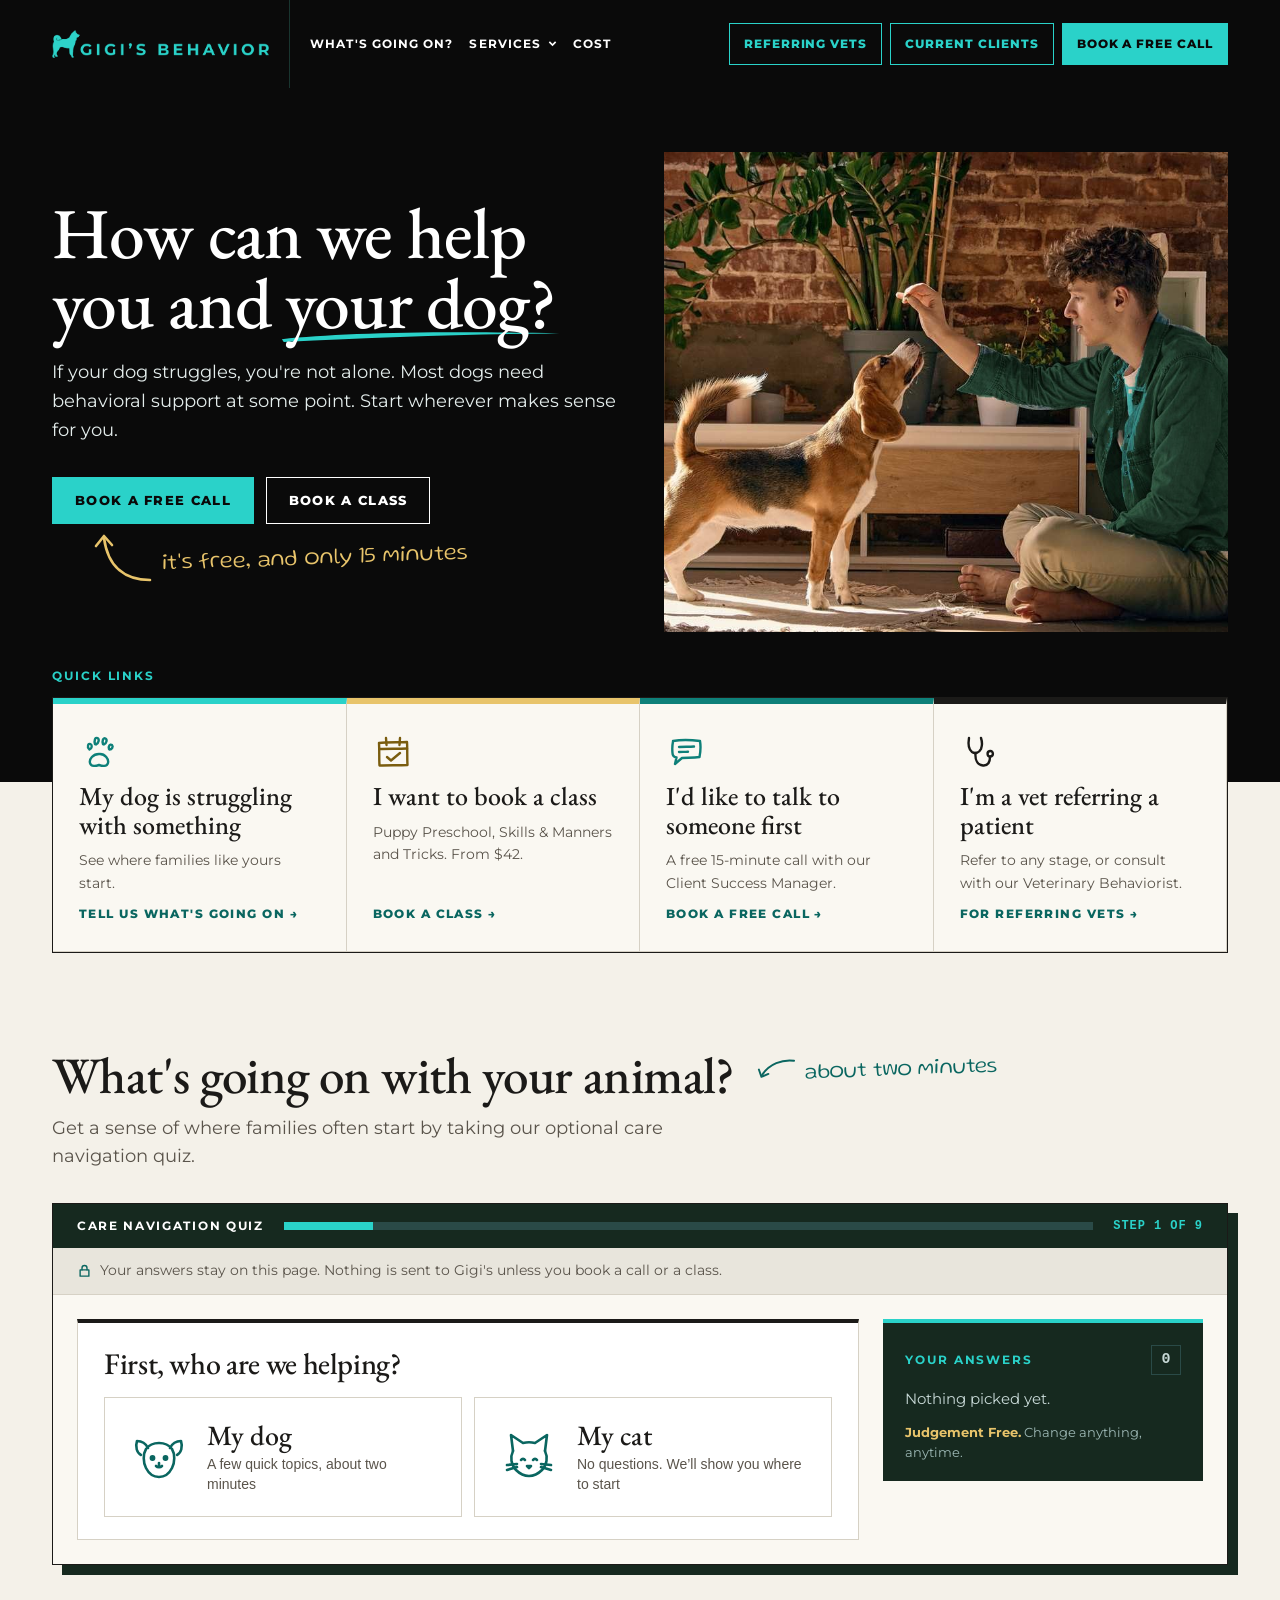
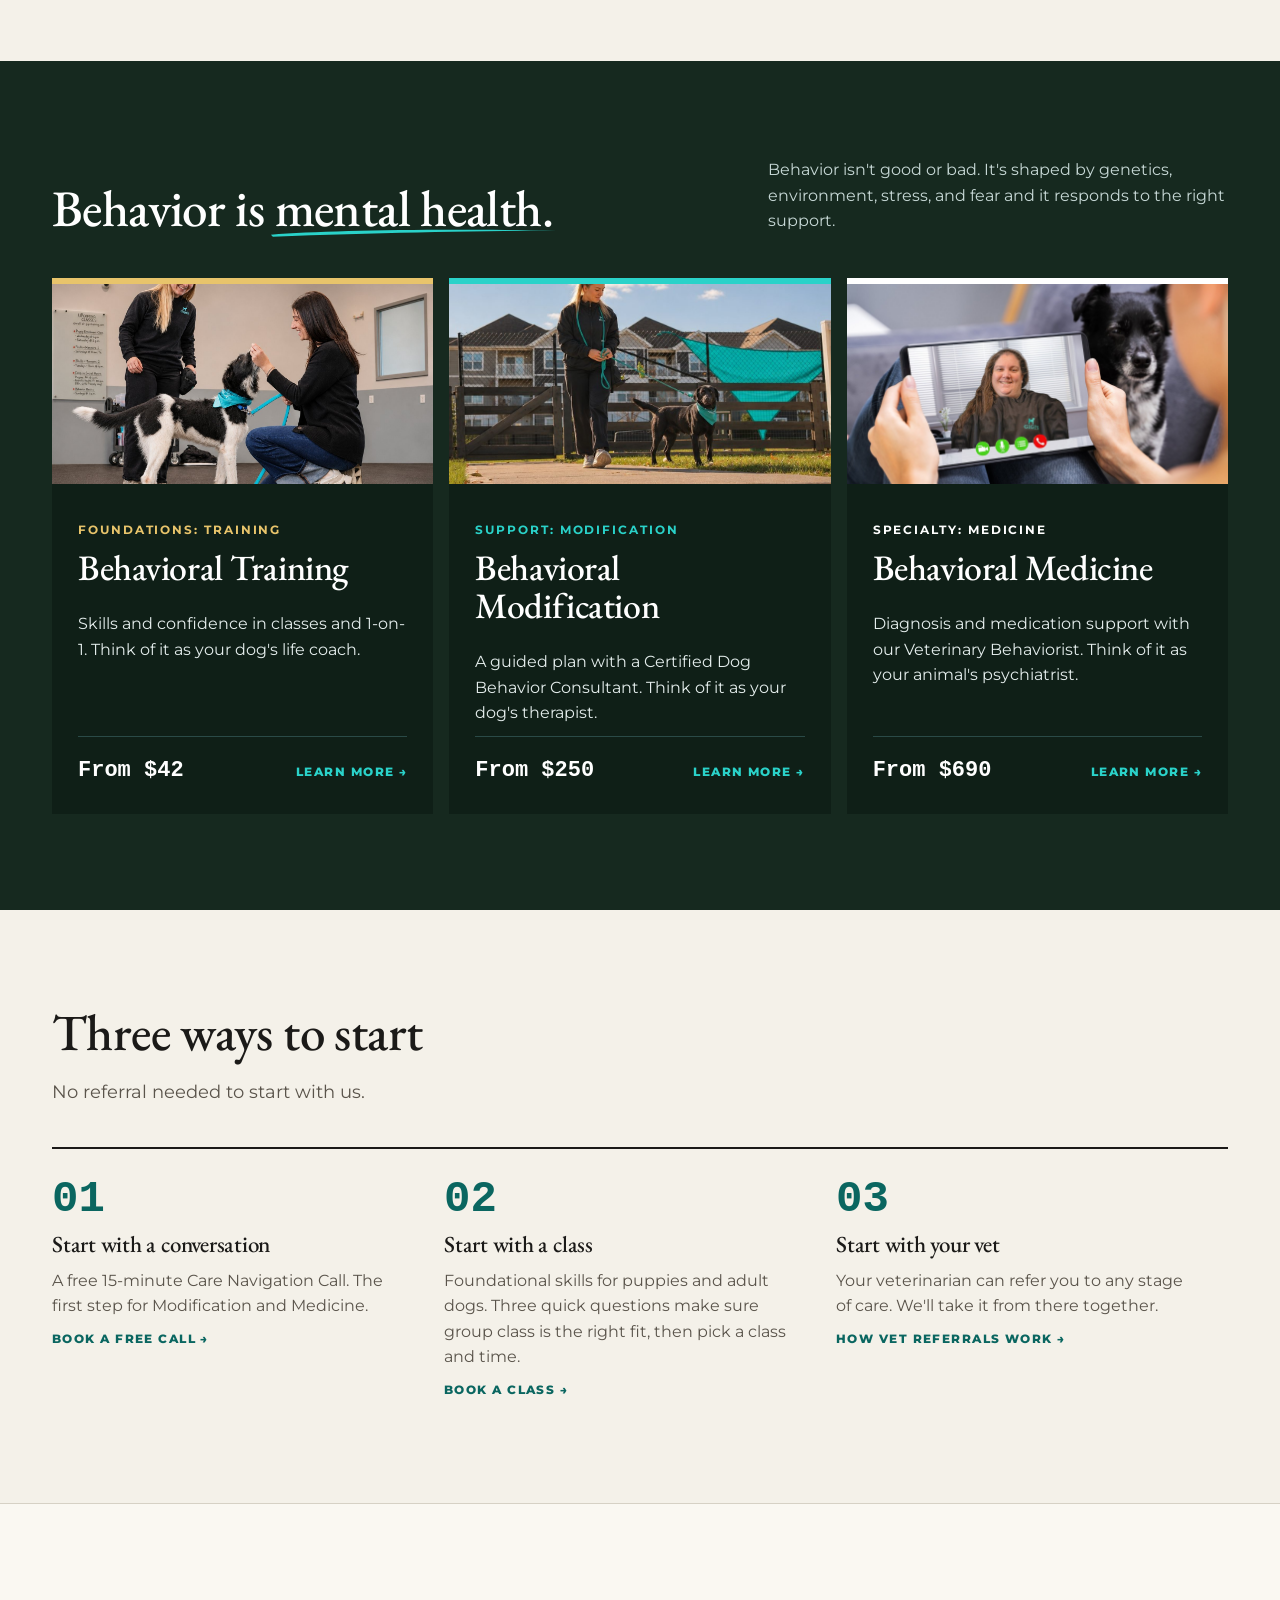
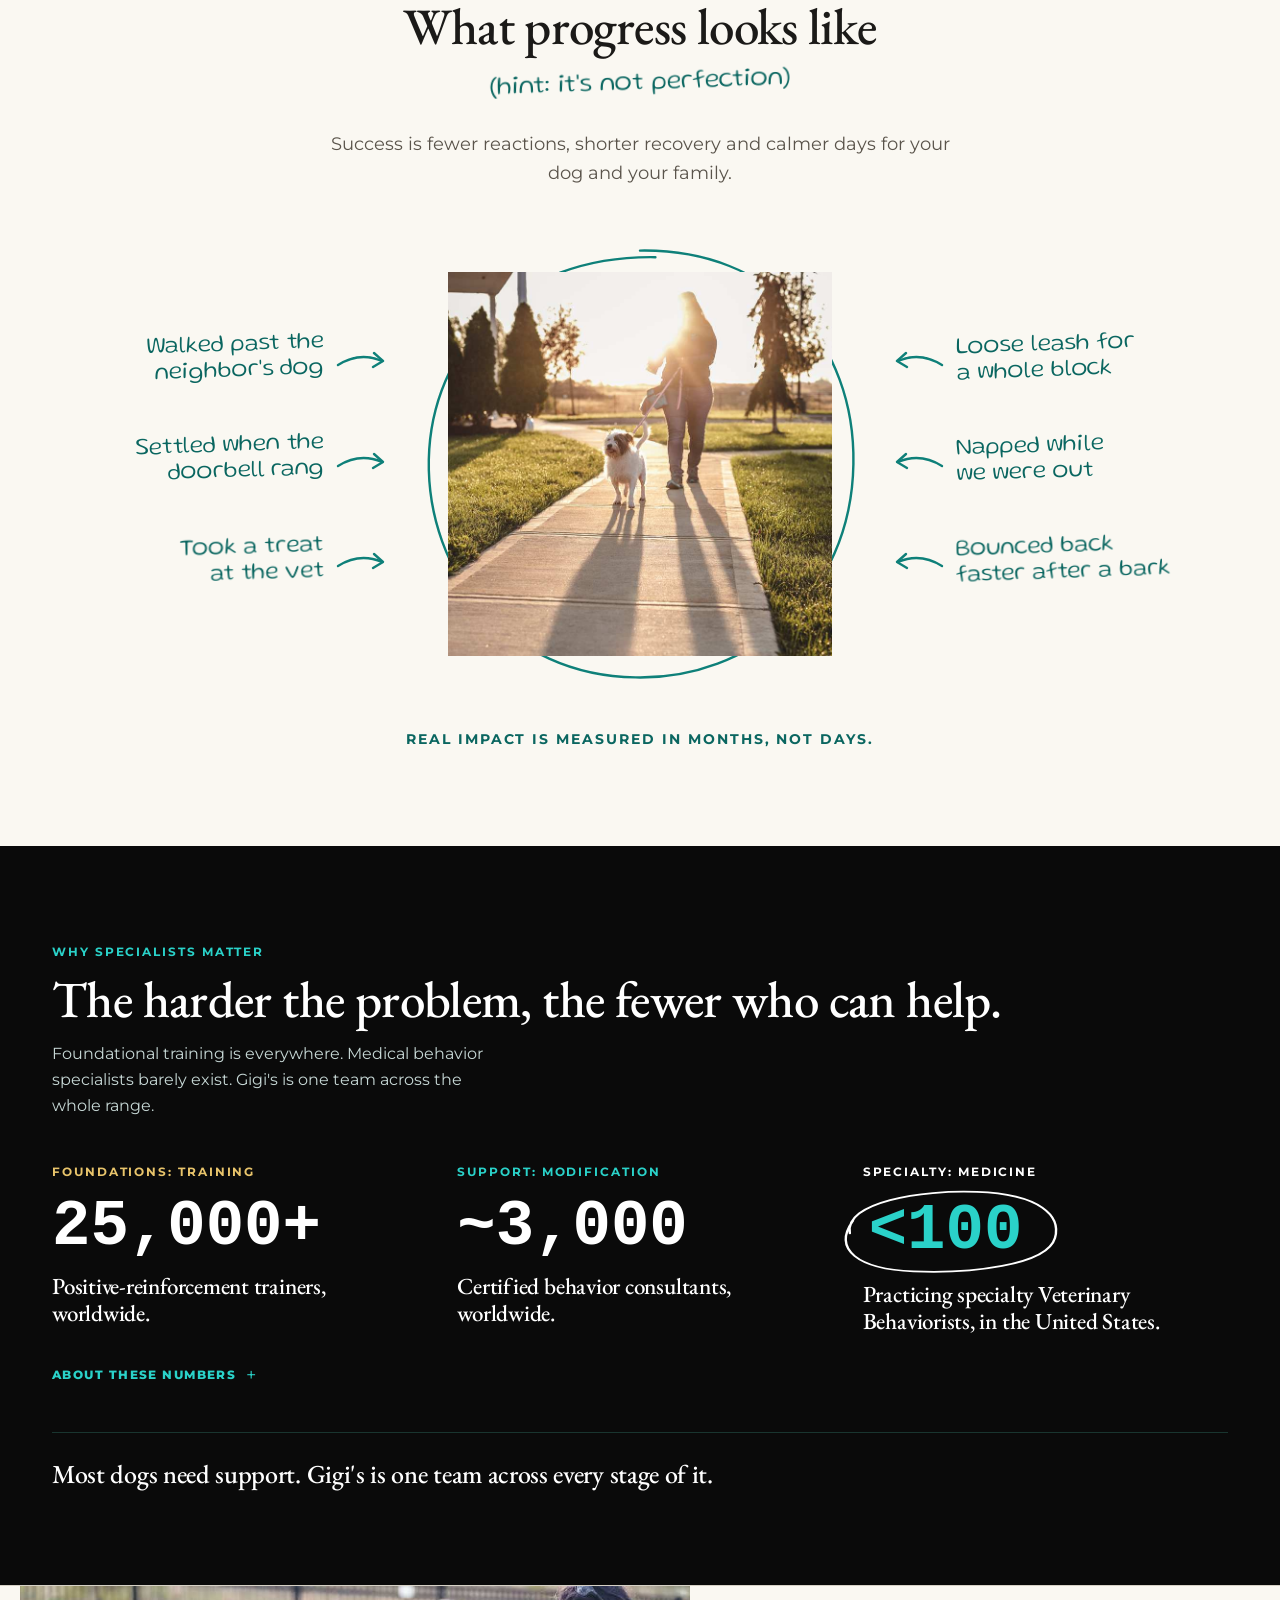
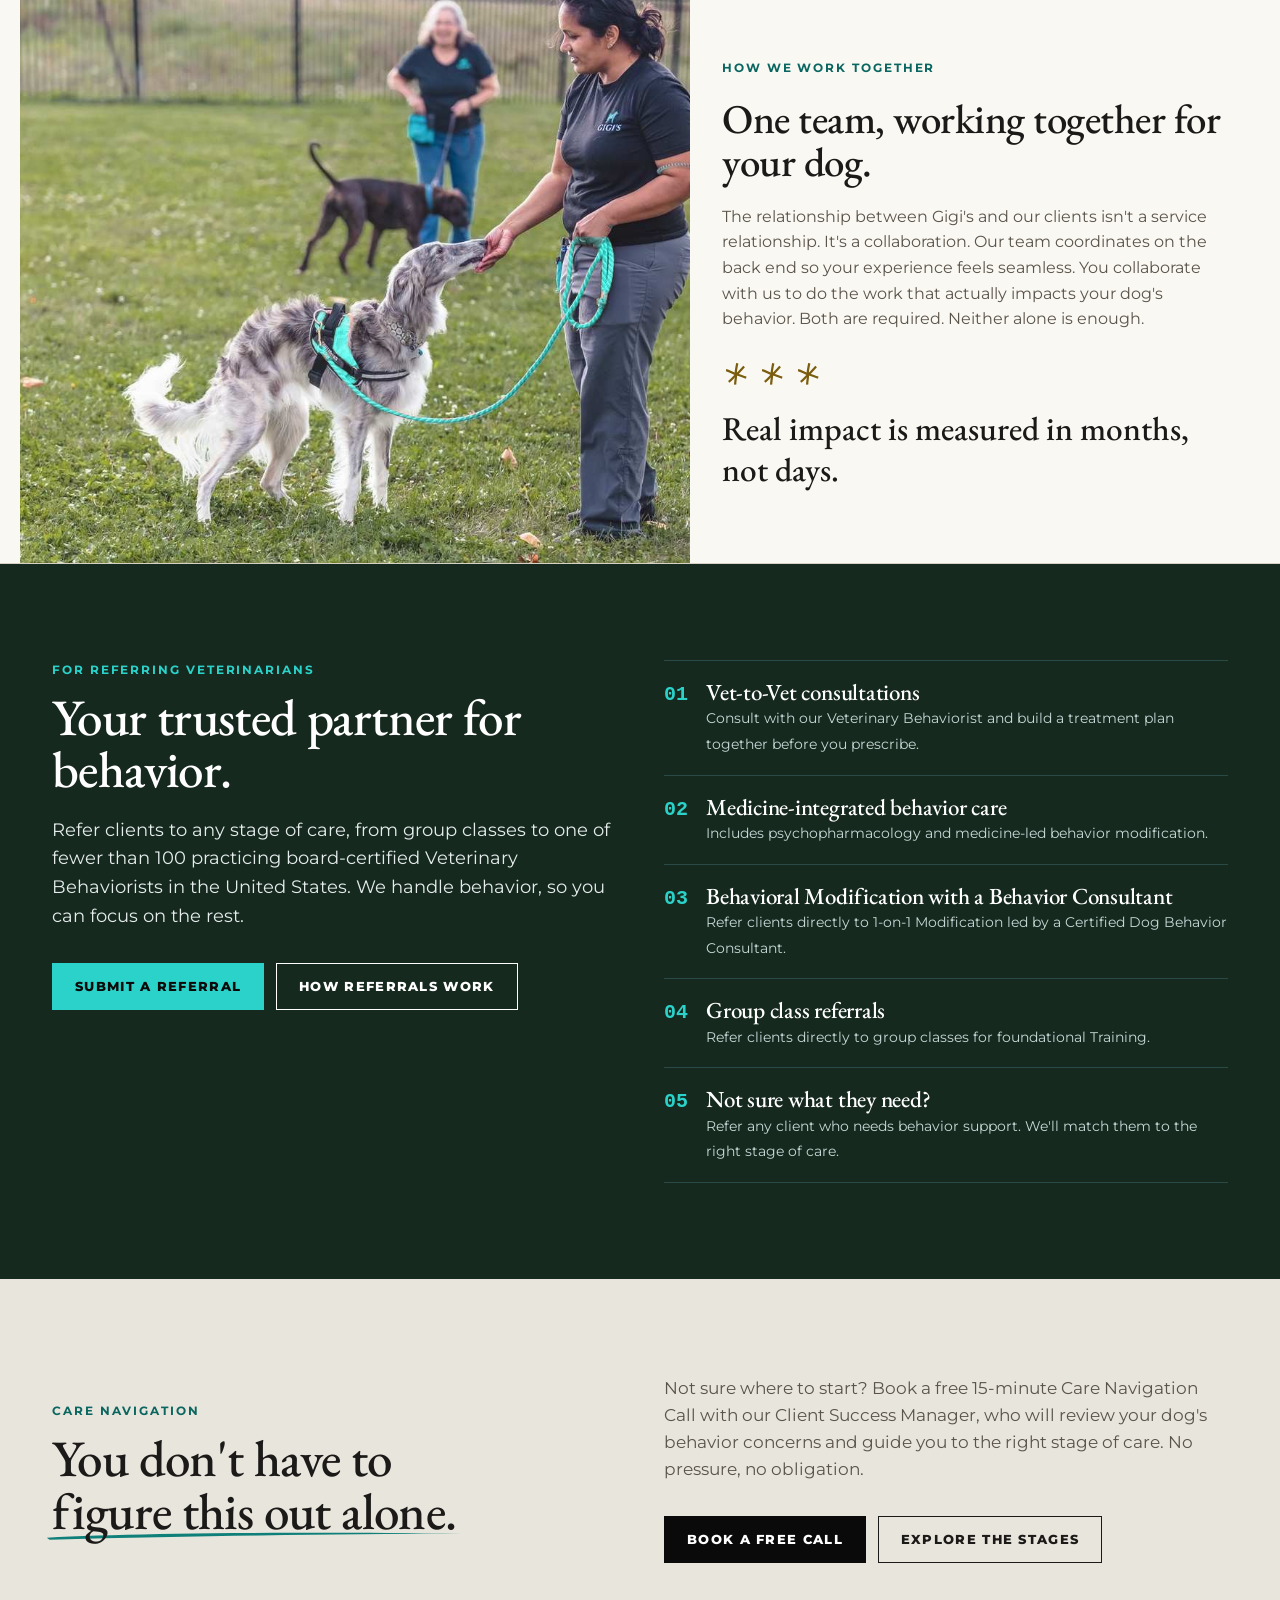
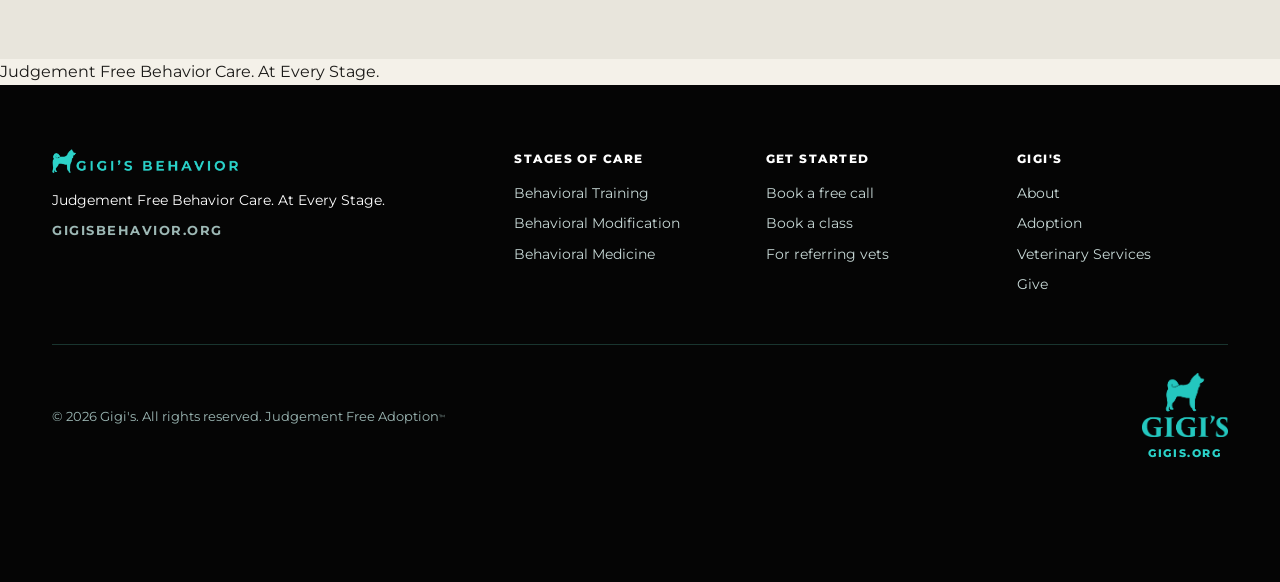
<file: site/index.html>
<!DOCTYPE html>
<html lang="en">
<head>
<meta charset="UTF-8">
<meta name="viewport" content="width=device-width, initial-scale=1.0">
<title>Gigi's Behavior | Judgement Free Behavior Care. At Every Stage.</title>
<meta name="description" content="Training, Modification and Medicine from one connected care team. Start with a free Care Navigation Call. Judgement Free Behavior Care. At Every Stage.">
<link rel="canonical" href="https://gigisbehavior.org/">
<meta property="og:type" content="website">
<meta property="og:site_name" content="Gigi's Behavior">
<meta property="og:title" content="Gigi's Behavior | Judgement Free Behavior Care. At Every Stage.">
<meta property="og:description" content="Training, Modification and Medicine from one connected care team. Start with a free Care Navigation Call. Judgement Free Behavior Care. At Every Stage.">
<meta property="og:url" content="https://gigisbehavior.org/">
<meta property="og:image" content="https://gigisbehavior.org/images/training-indoor-kale.jpg">
<meta name="twitter:card" content="summary_large_image">
<link rel="icon" href="favicon.ico" sizes="any">
<link rel="icon" type="image/png" sizes="32x32" href="images/icon-32.png">
<link rel="apple-touch-icon" href="images/apple-touch-icon.png">
<meta name="theme-color" content="#0A0A0A">
<script type="application/ld+json">{"@context": "https://schema.org", "@type": "VeterinaryCare", "name": "Gigi's Behavior", "alternateName": "Gigi's Behavior Services", "url": "https://gigisbehavior.org/", "logo": "https://gigisbehavior.org/images/icon-512.png", "image": "https://gigisbehavior.org/images/training-indoor-kale.jpg", "description": "Judgement Free Behavior Care. At Every Stage. Behavioral Training, Behavioral Modification and Behavioral Medicine with a board-certified Veterinary Behaviorist.", "slogan": "Judgement Free Behavior Care. At Every Stage.", "address": {"@type": "PostalAddress", "streetAddress": "6175 Wright Rd", "addressLocality": "Canal Winchester", "addressRegion": "OH", "postalCode": "43110", "addressCountry": "US"}, "areaServed": "Central Ohio", "parentOrganization": {"@type": "NGO", "name": "Gigi's", "url": "https://gigis.org"}, "knowsAbout": ["Dog training", "Dog behavior modification", "Veterinary behavioral medicine", "Puppy classes"]}</script>
<link rel="preconnect" href="https://fonts.googleapis.com">
<link rel="preconnect" href="https://fonts.gstatic.com" crossorigin>
<link rel="stylesheet" href="https://fonts.googleapis.com/css2?family=EB+Garamond:ital,wght@0,400;0,500;0,600;1,400&amp;family=Gluten:wght@100..900&amp;family=Montserrat:wght@400;500;600;700;800&amp;display=swap">
<link rel="stylesheet" href="gbs-site.css?v=20261124tr9">
</head>
<body>
<a class="skip-link" href="#main">Skip to content</a>
<header id="nav" class="nav2">
  <div class="wrap nav-in">
    <a class="nav-logo" href="index.html" aria-label="Gigi's Behavior home"><img src="images/gigis-behavior-logo-teal.png" alt="Gigi's Behavior" width="171" height="22"></a>
    <nav class="nav-links" aria-label="Main">
            <a class="nl2" href="#concerns">What's going on?</a>
      <div class="dd-wrap" id="dd-svc"><button class="nl2" type="button" aria-expanded="false">Services <svg class="car" aria-hidden="true" viewBox="0 0 10 10" fill="none" stroke="currentColor" stroke-width="1.8"><path d="M1.5 3.2 L5 6.8 L8.5 3.2"/></svg></button>
        <div class="ddp"><div><p class="dd-k">Stages of care</p><div class="dd-svc"><a class="dd-s" href="training.html" style="border-top-color: var(--butter)"><span class="dd-eb" style="color: var(--butter)">Foundations: Training</span><strong>Behavioral Training</strong><span class="dd-d">Skills and confidence in classes and 1-on-1. Think of it as your dog's <b class="dd-an">life coach</b>.</span></a><a class="dd-s" href="modification.html" style="border-top-color: var(--teal-deep)"><span class="dd-eb" style="color: var(--teal-text)">Support: Modification</span><strong>Behavioral Modification</strong><span class="dd-d">A guided plan with a Certified Dog Behavior Consultant. Think of it as your dog's <b class="dd-an">therapist</b>.</span></a><a class="dd-s" href="medicine.html" style="border-top-color: #fff"><span class="dd-eb" style="color: #fff">Specialty: Medicine</span><strong>Behavioral Medicine</strong><span class="dd-d">Diagnosis and medication support with our Veterinary Behaviorist. Think of it as your animal's <b class="dd-an">psychiatrist</b>.</span></a></div></div><div class="dd-call"><svg aria-hidden="true" viewBox="0 0 40 40" fill="none" stroke="#E8C46B" stroke-width="3.2" stroke-linecap="round" stroke-linejoin="round" style="position: absolute; right: 18px; top: 14px; width: 26px; height: 26px"><path d="M21.8 4.6 C 21 10, 19 15, 19.8 21 C 20.4 26, 18.6 30, 18.9 35.2"/><path d="M5.8 14.4 C 11 15.4, 15.6 19.4, 21 20.6 C 26 21.8, 30 24.2, 34.6 25.2"/><path d="M31.6 9.4 C 28 13, 24.6 17.6, 20 21.4 C 16 24.8, 13.4 28.4, 9.6 31.2"/></svg><p class="dd-call-h">Not sure where to start?</p><p class="dd-call-p">Book a free 15-minute call with our Client Success Manager.</p><a class="btn btn-teal" href="#cta-band">Book a free call</a></div></div></div>
      <a class="nl2" href="pricing.html">Cost</a>
    </nav>
    <div class="nav-btns"><a class="btn btn-line-teal nav-sec" href="referring-vets.html">Referring Vets</a><a class="btn btn-line-teal nav-sec" href="client-portal.html">Current Clients</a><a class="btn btn-teal nav-cta" href="#cta-band">Book a free call</a></div>
    <button class="nav-burger" type="button" aria-expanded="false" aria-controls="nav-menu" aria-label="Open menu"><span></span><span></span><span></span></button>
  </div>
  <nav id="nav-menu" class="nav-menu m2" aria-label="Menu" hidden>
        <a class="m-top" href="#concerns">What's going on?</a>
    <button class="m-top" type="button" aria-expanded="false" aria-controls="m-svc">Services <span class="pm" aria-hidden="true">+</span></button>
    <div class="m-sub" id="m-svc" hidden><a href="training.html"><span><small style="color: var(--butter)">Foundations: Training</small>Behavioral Training</span></a><a href="modification.html"><span><small style="color: var(--teal)">Support: Modification</small>Behavioral Modification</span></a><a href="medicine.html"><span><small style="color: #fff">Specialty: Medicine</small>Behavioral Medicine</span></a></div>
    <a class="m-top" href="pricing.html">Cost</a>
    <div class="m-sec"><a class="btn btn-line-teal" href="referring-vets.html">Referring Vets</a><a class="btn btn-line-teal" href="client-portal.html">Current Clients</a></div>
    <div class="m-call"><a class="btn btn-teal" href="#cta-band">Book a free call</a></div>
  </nav>
</header>
<main id="main">

<section class="hero on-black" style="padding-bottom: 150px">
  <div class="wrap split">
    <div>
      <h1 class="h1">How can we help you and <span class="mk"><svg aria-hidden="true" viewBox="0 0 300 24" preserveAspectRatio="none"><path d="M2 17 C 60 9, 160 5, 298 9 C 200 10, 110 14, 4 21 Z" fill="#2AD2C9"/></svg><span>your dog?</span></span></h1>
      <p class="lede">If your dog struggles, you're not alone. Most dogs need behavioral support at some point. Start wherever makes sense for you.</p>
      <div class="btns">
        <a class="btn btn-teal" href="#cta-band">Book a free call</a>
        <a class="btn btn-line-light" href="#" data-quiz-trigger="training">Book a class</a>
      </div>
      <div style="display: flex; align-items: flex-start; gap: 6px; margin-top: 6px; padding-left: 40px" aria-hidden="true">
        <svg width="64" height="56" viewBox="0 0 64 56" fill="none" stroke="#E8C46B" stroke-width="2.6" stroke-linecap="round" stroke-linejoin="round"><path d="M58 50 C 34 50, 16 38, 12 8"/><path d="M4 16 L12 6 L20 15"/></svg>
        <p class="hand" style="margin-top: 22px; font-size: 23px; line-height: 1.1">it's free, and only 15 minutes</p>
      </div>
    </div>
    <div class="ph">
      <img src="images/training-indoor-kale.jpg" alt="A young man holds up a treat while his beagle watches him closely" width="1200" height="712">
    </div>
  </div>
</section>

<section class="doors" aria-labelledby="doors-h">
  <div class="wrap">
    <p class="eyebrow doors-label" id="doors-h">Quick links</p>
    <div class="doors-grid">
      <a class="door" href="#concerns" style="border-top: 6px solid var(--teal)"><svg class="door-ico" aria-hidden="true" viewBox="0 0 40 40" fill="none" stroke="var(--teal-deep)" stroke-width="2.4" stroke-linecap="round" stroke-linejoin="round" style="width: 40px; height: 40px; display: block"><path d="M20 22 C 14 22, 10 27, 11 31 C 12 35, 17 34, 20 33 C 23 34, 28 35, 29 31 C 30 27, 26 22, 21 22"/><path d="M10 17 C 8 15, 9 11, 11.5 12 C 13.5 13, 13 17, 10.5 17.5"/><path d="M16 12 C 15 9, 16 5, 18.5 6 C 20.5 7, 20 11, 17 12.5"/><path d="M24 12 C 23 9, 24 5.5, 26.5 6.5 C 28.5 7.5, 27.5 11.5, 25 12.5"/><path d="M30 17 C 29 14.5, 31 11.5, 33 13 C 34.5 14.5, 33 17.5, 30.5 17.5"/></svg><strong>My dog is struggling with something</strong><span class="small">See where families like yours start.</span><span class="go">Tell us what's going on</span></a>
      <a class="door" href="#" data-quiz-trigger="training" style="border-top: 6px solid var(--butter)"><svg class="door-ico" aria-hidden="true" viewBox="0 0 40 40" fill="none" stroke="var(--butter-text)" stroke-width="2.4" stroke-linecap="round" stroke-linejoin="round" style="width: 40px; height: 40px; display: block"><path d="M6 11 C 14 10, 26 10.5, 34 10 C 34.5 18, 34 26, 34.5 33 C 25 33.5, 15 33, 6.5 33.5 C 6 26, 6.5 18, 6 11.5"/><path d="M6.5 17 C 15 16.5, 25 17, 34 16.5"/><path d="M13 6 L 13.5 13"/><path d="M27 6 L 26.5 13"/><path d="M14 25 L 18 28.5 L 27 21"/></svg><strong>I want to book a class</strong><span class="small">Puppy Preschool, Skills &amp; Manners and Tricks. From $42.</span><span class="go">Book a class</span></a>
      <a class="door" href="#cta-band" style="border-top: 6px solid var(--teal-deep)"><svg class="door-ico" aria-hidden="true" viewBox="0 0 40 40" fill="none" stroke="var(--teal-deep)" stroke-width="2.4" stroke-linecap="round" stroke-linejoin="round" style="width: 40px; height: 40px; display: block"><path d="M7 9 C 16 7.5, 26 8, 34 9 C 35 15, 34.5 20, 33.5 25 C 27 26, 21 25.5, 16 26 L 9 32 L 10.5 25.5 C 8 25, 6.5 24, 6.5 21 C 6 16, 6.5 12, 7 9.5"/><path d="M13 15 C 18 14.5, 23 15, 28 14.5"/><path d="M13 20 C 16 19.8, 19 20, 22 19.7"/></svg><strong>I'd like to talk to someone first</strong><span class="small">A free 15-minute call with our Client Success Manager.</span><span class="go">Book a free call</span></a>
      <a class="door" href="referring-vets.html" style="border-top: 6px solid var(--ink)"><svg class="door-ico" aria-hidden="true" viewBox="0 0 40 40" fill="none" stroke="var(--ink)" stroke-width="2.4" stroke-linecap="round" stroke-linejoin="round" style="width: 40px; height: 40px; display: block"><path d="M9 6 C 8 12, 8 17, 12 20 C 15 22, 19 21, 21 17 C 22.5 13, 22 9, 21 6"/><path d="M15.5 21 C 15 27, 17 33, 23 33.5 C 28 34, 30 30, 30 25"/><path d="M30 24.5 C 27 24.5, 26.5 19.5, 30 19 C 33.5 18.5, 34 24, 30.5 24.5"/></svg><strong>I'm a vet referring a patient</strong><span class="small">Refer to any stage, or consult with our Veterinary Behaviorist.</span><span class="go">For referring vets</span></a>
    </div>
  </div>
</section>

<section id="concerns" class="band">
  <div class="wrap">
    <div class="finder-top">
      <div style="flex: 1 1 520px">
        <div class="trx-titlerow"><h2 class="h2">What's going on with your animal?</h2><span class="trx-note trx-note-h" aria-hidden="true"><svg viewBox="0 0 60 40" fill="none" stroke="#0A6660" stroke-width="2.6" stroke-linecap="round" stroke-linejoin="round"><path d="M56 6 C 40 4, 22 10, 12 26"/><path d="M8 18 L 11.5 28 L 21 24"/></svg><span class="hand">about two minutes</span></span></div>
        <p class="lede">Get a sense of where families often start by taking our optional care navigation quiz.</p>
      </div>
    </div>
    <div class="trx" id="trx">
      <div class="trx-top">
        <span class="trx-app-t">Care navigation quiz</span>
        <div class="trx-prog" role="progressbar" aria-label="Progress" aria-valuemin="1" aria-valuemax="8" aria-valuenow="1"><span id="trx-progress"></span></div>
        <span class="trx-prog-t" id="trx-progress-t">Step 1 of 8</span>
      </div>
      <p class="trx-private"><svg aria-hidden="true" viewBox="0 0 24 24" fill="none" stroke="currentColor" stroke-width="2.2" stroke-linecap="round" stroke-linejoin="round"><rect x="5" y="11" width="14" height="10"/><path d="M8 11V8a4 4 0 0 1 8 0v3"/></svg>Your answers stay on this page. Nothing is sent to Gigi's unless you book a call or a class.</p>
      <div class="trx-layout">
        <div class="trx-main" id="trx-panel" role="tabpanel" tabindex="-1"></div>
        <aside class="trx-sum" aria-label="Your answers">
          <button type="button" class="trx-sum-head" id="trx-sum-head" aria-expanded="false" aria-controls="trx-sum-body"><span class="eyebrow" style="margin: 0">Your answers</span><span class="trx-sum-r"><span class="trx-n" id="trx-n" aria-live="polite">0</span><svg class="trx-chev" aria-hidden="true" viewBox="0 0 24 24" fill="none" stroke="currentColor" stroke-width="2.4" stroke-linecap="round" stroke-linejoin="round"><path d="M6 9l6 6 6-6"/></svg></span></button>
          <div class="trx-sum-body" id="trx-sum-body">
          <ul class="trx-picks" id="trx-picks"></ul>
          <p class="trx-empty" id="trx-empty">Nothing picked yet.</p>
          <button type="button" class="btn btn-black trx-see" data-tri-see>Not sure? See where to start</button>
          <button type="button" class="trx-clear" id="trx-clear" hidden>Start over</button>
          <div class="trx-sum-foot"><span class="tiny muted"><strong class="trx-jf">Judgement Free.</strong> Change anything, anytime.</span></div>
          </div>
        </aside>
      </div>
    </div>
    <div class="trm" id="trm" hidden>
      <div class="trm-backdrop" data-trm-close></div>
    <div class="card-black result result-wide" id="tri-result" role="dialog" aria-modal="true" aria-labelledby="r-start">
      <button type="button" class="trm-x" data-trm-close aria-label="Close">&times;</button>
      <p class="eyebrow" style="margin: 0" id="r-eyebrow">Where we'd lean</p>
      <div style="position: relative"><span class="r-line" aria-hidden="true" style="position: absolute; left: -8px; right: -8px; top: 0; height: 2px; background: var(--teal); opacity: 0; pointer-events: none; z-index: 1"></span>
        <div class="r-body rw-grid tri-result">
          <div class="rw-left">
            <h3 class="h3" id="r-start" style="font-size: 40px">Let's figure it out together</h3>
            <p class="meta" id="r-meta" style="color: var(--teal); font-size: 16px; font-weight: 700">Free &middot; 15 minutes &middot; with our Client Success Manager</p>
            <div class="r-why" id="r-why" hidden></div>
            <a class="btn btn-teal r-cta-m" id="r-cta-m" href="#cta-band">Book a free call</a>
            <p id="r-usually" style="color: var(--n100)"></p>
            <div class="r-paths" id="r-paths" hidden></div>
            <p id="r-urgent" class="tri-urgent" hidden>If someone has been hurt, get medical care first. Please contact your veterinarian about an immediate safety plan. When you book, let us know it's urgent.</p>
          </div>
          <div class="rw-right">
            <div aria-hidden="true" style="display: flex; align-items: flex-end; gap: 6px; margin-bottom: 4px"><svg viewBox="0 0 60 46" fill="none" stroke="#E8C46B" stroke-width="2.6" stroke-linecap="round" stroke-linejoin="round" style="width: 40px; height: 31px; flex: 0 0 auto; transform: scaleX(-1)"><path d="M56 6 C 40 4, 22 10, 14 24 C 10 31, 9 36, 10 41"/><path d="M3.5 33 L 10 41.5 L 17 34.5"/></svg><p class="hand" style="margin: 0 0 14px; font-size: 24px; line-height: 1">here's what happens next</p></div>
            <ol id="r-steps"><li>Tell us what walks look like right now.</li><li>Start a plan with a Certified Dog Behavior Consultant.</li><li>Practice together between sessions. Real impact is measured in months, not days.</li></ol><p id="r-foot" class="tiny" style="margin: 14px 0 0; color: var(--n200)" hidden></p>
          </div>
        </div>
      </div>
      <div class="rw-cta"><a class="btn btn-teal" style="margin-top: 0" id="r-cta" href="#cta-band">Book a free call</a><span aria-hidden="true" style="display: inline-flex; align-items: center; gap: 6px"><svg viewBox="0 0 56 30" fill="none" stroke="#E8C46B" stroke-width="2.6" stroke-linecap="round" stroke-linejoin="round" style="width: 42px; height: 22px; flex: 0 0 auto"><path d="M54 18 C 42 24, 24 22, 6 14"/><path d="M14 6.5 L 5.5 13.8 L 15.5 18.5"/></svg><span class="hand" style="font-size: 22px; line-height: 1">no judgement, only progress</span></span></div>
    </div>
    </div>
    <div class="trm tfm" id="tfm" hidden>
      <div class="trm-backdrop" data-tfm-done></div>
      <div class="tfm-panel" role="dialog" aria-modal="true" aria-labelledby="tfm-h">
        <button type="button" class="cnm-x" data-tfm-done aria-label="Close">&times;</button>
        <p class="eyebrow">Tell us a bit more</p>
        <h3 class="h3 tfm-h" id="tfm-h"></h3>
        <div class="tfm-list" id="tfm-list"></div>
        <div class="tfm-actions"><button type="button" class="btn btn-teal" data-tfm-done>Done</button><span class="hand" aria-hidden="true" id="tfm-note">select the one that fits</span></div>
      </div>
    </div>
  </div>
</section>

<section id="stages" class="band on-kale">
  <div class="wrap">
    <div class="head-row">
      <h2 class="h2">Behavior is <span class="mk"><svg aria-hidden="true" viewBox="0 0 300 24" preserveAspectRatio="none"><path d="M2 17 C 60 9, 160 5, 298 9 C 200 10, 110 14, 4 21 Z" fill="#2AD2C9"/></svg><span>mental health.</span></span></h2>
      <p class="muted">Behavior isn't good or bad. It's shaped by genetics, environment, stress, and fear and it responds to the right support.</p>
    </div>
    <div class="grid g3">
      <article class="card-dark top-train flex-card" style="padding: 0">
        <div class="ph">
          <img src="images/training-family-v2.jpg" alt="A Gigi's trainer smiles as a family member offers a treat to a black-and-white dog in the training room" style="height: 200px; object-position: 50% 40%" width="1448" height="1086">
        </div>
        <div class="flex-card" style="padding: 26px; flex: 1">
          <p class="eyebrow lab-train" style="margin: 0">Foundations: Training</p>
          <h3 class="h3">Behavioral Training</h3>
          <p style="color: var(--n100)">Skills and confidence in classes and 1-on-1. Think of it as your dog's life coach.</p>
          <div class="price-row"><span class="price">From $42</span><a class="go" href="training.html">Learn more</a></div>
        </div>
      </article>
      <article class="card-dark top-mod flex-card" style="padding: 0">
        <div class="ph">
          <img src="images/cost-walk-tight.jpg" alt="A Gigi's behavior consultant walks a black Lab in a teal bandana on a sunny path" style="height: 200px; object-position: 50% 45%" width="1000" height="667">
        </div>
        <div class="flex-card" style="padding: 26px; flex: 1">
          <p class="eyebrow lab-mod" style="margin: 0">Support: Modification</p>
          <h3 class="h3">Behavioral Modification</h3>
          <p style="color: var(--n100)">A guided plan with a Certified Dog Behavior Consultant. Think of it as your dog's therapist.</p>
          <div class="price-row"><span class="price">From $250</span><a class="go" href="modification.html">Learn more</a></div>
        </div>
      </article>
      <article class="card-dark top-med flex-card" style="padding: 0">
        <div class="ph"><img src="images/medicine-telehealth-gigis.jpg" alt="A family holds a tablet on a virtual visit with a Gigi's veterinarian while their dog looks on" style="height: 200px; object-position: 45% 50%" width="1536" height="1024"></div>
        <div class="flex-card" style="padding: 26px; flex: 1">
          <p class="eyebrow lab-med" style="margin: 0">Specialty: Medicine</p>
          <h3 class="h3">Behavioral Medicine</h3>
          <p style="color: var(--n100)">Diagnosis and medication support with our Veterinary Behaviorist. Think of it as your animal's psychiatrist.</p>
          <div class="price-row"><span class="price">From $690</span><a class="go" href="medicine.html">Learn more</a></div>
        </div>
      </article>
    </div>
  </div>
</section>

<section class="band">
  <div class="wrap">
    <h2 class="h2">Three ways to start</h2>
    <p class="lede" style="margin-bottom: 40px">No referral needed to start with us.</p>
    <div class="steps">
      <div><span class="num-lg">01</span><h3 class="h4">Start with a conversation</h3><p class="muted">A free 15-minute Care Navigation Call. The first step for Modification and Medicine.</p><a class="go" href="#cta-band">Book a free call</a></div>
      <div><span class="num-lg">02</span><h3 class="h4">Start with a class</h3><p class="muted">Foundational skills for puppies and adult dogs. Three quick questions make sure group class is the right fit, then pick a class and time.</p><a class="go" href="#" data-quiz-trigger="training">Book a class</a></div>
      <div><span class="num-lg">03</span><h3 class="h4">Start with your vet</h3><p class="muted">Your veterinarian can refer you to any stage of care. We'll take it from there together.</p><a class="go" href="referring-vets.html">How vet referrals work</a></div>
    </div>
  </div>
</section>

<section id="progress" class="band on-soft rule-top">
  <div class="wrap">
    <div class="center" style="margin-bottom: 56px">
      <h2 class="h2">What progress looks like</h2>
      <p class="hand" style="margin-top: 16px; font-size: 26px">(hint: it's not perfection)</p>
      <p class="lede">Success is fewer reactions, shorter recovery and calmer days for your dog and your family.</p>
    </div>
    <div style="display: flex; flex-wrap: wrap; gap: 32px; align-items: center; justify-content: center">
      <div style="flex: 1 1 250px; display: grid; gap: 48px; text-align: right">
        <div style="display: flex; align-items: center; gap: 10px; justify-content: flex-end"><p class="hand" style="font-size: 24px; line-height: 1.1">Walked past the<br>neighbor's dog</p><svg aria-hidden="true" width="54" height="28" viewBox="0 0 54 28" fill="none" stroke="#0E8079" stroke-width="2.4" stroke-linecap="round" stroke-linejoin="round"><path d="M4 16 C 20 6, 34 6, 48 12"/><path d="M40 4 L49 12 L39 18"/></svg></div>
        <div style="display: flex; align-items: center; gap: 10px; justify-content: flex-end"><p class="hand" style="font-size: 24px; line-height: 1.1">Settled when the<br>doorbell rang</p><svg aria-hidden="true" width="54" height="28" viewBox="0 0 54 28" fill="none" stroke="#0E8079" stroke-width="2.4" stroke-linecap="round" stroke-linejoin="round"><path d="M4 16 C 20 6, 34 6, 48 12"/><path d="M40 4 L49 12 L39 18"/></svg></div>
        <div style="display: flex; align-items: center; gap: 10px; justify-content: flex-end"><p class="hand" style="font-size: 24px; line-height: 1.1">Took a treat<br>at the vet</p><svg aria-hidden="true" width="54" height="28" viewBox="0 0 54 28" fill="none" stroke="#0E8079" stroke-width="2.4" stroke-linecap="round" stroke-linejoin="round"><path d="M4 16 C 20 6, 34 6, 48 12"/><path d="M40 4 L49 12 L39 18"/></svg></div>
      </div>
      <div style="flex: 0 1 440px; min-width: 0; position: relative; padding: 28px">
        <svg aria-hidden="true" viewBox="0 0 400 400" preserveAspectRatio="none" fill="none" stroke="#0E8079" stroke-width="2.2" stroke-linecap="round" style="position: absolute; inset: 0; width: 100%; height: 100%"><path d="M200 6 C 320 4, 396 90, 394 200 C 392 320, 300 396, 196 394 C 80 392, 6 300, 8 196 C 10 96, 86 10, 214 12"/></svg>
        <img src="images/hero-walk.jpg" alt="A woman walks her small dog calmly down a sunlit path" style="position: relative; width: 100%; height: auto; aspect-ratio: 1 / 1; object-fit: cover" width="1315" height="800">
      </div>
      <div style="flex: 1 1 250px; display: grid; gap: 48px">
        <div style="display: flex; align-items: center; gap: 10px"><svg aria-hidden="true" width="54" height="28" viewBox="0 0 54 28" fill="none" stroke="#0E8079" stroke-width="2.4" stroke-linecap="round" stroke-linejoin="round"><path d="M50 16 C 34 6, 20 6, 6 12"/><path d="M14 4 L5 12 L15 18"/></svg><p class="hand" style="font-size: 24px; line-height: 1.1">Loose leash for<br>a whole block</p></div>
        <div style="display: flex; align-items: center; gap: 10px"><svg aria-hidden="true" width="54" height="28" viewBox="0 0 54 28" fill="none" stroke="#0E8079" stroke-width="2.4" stroke-linecap="round" stroke-linejoin="round"><path d="M50 16 C 34 6, 20 6, 6 12"/><path d="M14 4 L5 12 L15 18"/></svg><p class="hand" style="font-size: 24px; line-height: 1.1">Napped while<br>we were out</p></div>
        <div style="display: flex; align-items: center; gap: 10px"><svg aria-hidden="true" width="54" height="28" viewBox="0 0 54 28" fill="none" stroke="#0E8079" stroke-width="2.4" stroke-linecap="round" stroke-linejoin="round"><path d="M50 16 C 34 6, 20 6, 6 12"/><path d="M14 4 L5 12 L15 18"/></svg><p class="hand" style="font-size: 24px; line-height: 1.1">Bounced back<br>faster after a bark</p></div>
      </div>
    </div>
    <p class="center mt-l" style="font-size: 14px; font-weight: 700; letter-spacing: 0.14em; text-transform: uppercase; color: var(--teal-text)">Real impact is measured in months, not days.</p>
  </div>
</section>

<section id="funnel" class="band on-black">
  <div class="wrap">
    <div class="head-row">
      <div><p class="eyebrow">Why specialists matter</p><h2 class="h2">The harder the problem, the fewer who can help.</h2></div>
      <p class="muted">Foundational training is everywhere. Medical behavior specialists barely exist. Gigi's is one team across the whole range.</p>
    </div>
    <div class="grid g3" style="gap: 40px">
      <div class="stack">
        <p class="eyebrow lab-train" style="margin: 0">Foundations: Training</p>
        <p class="data" style="font-size: clamp(48px, 5vw, 72px); line-height: 1">25,000+</p>
        <p class="h4">Positive-reinforcement trainers, worldwide.</p>
        <div class="fn-more" id="fn-more-1" hidden><p class="small muted">Roughly 25,000 hold the CPDT-KA credential; 3,050+ are Karen Pryor Academy certified. Foundational training is broadly available. Dog training is an unregulated industry, so certification is a deliberate quality choice.</p>
        <p class="tiny" style="color: var(--n300)">CCPDT; Karen Pryor Academy (worldwide figures).</p></div>
      </div>
      <div class="stack">
        <p class="eyebrow lab-mod" style="margin: 0">Support: Modification</p>
        <p class="data" style="font-size: clamp(48px, 5vw, 72px); line-height: 1">~3,000</p>
        <p class="h4">Certified behavior consultants, worldwide.</p>
        <div class="fn-more" id="fn-more-2" hidden><p class="small muted">Around 3,000 hold the IAABC CDBC credential worldwide, specialists trained for aggression, fear, anxiety, and complex behavior modification.</p>
        <p class="tiny" style="color: var(--n300)">IAABC (worldwide).</p></div>
      </div>
      <div class="stack">
        <p class="eyebrow lab-med" style="margin: 0">Specialty: Medicine</p>
        <p class="ring "><svg aria-hidden="true" viewBox="0 0 300 160" preserveAspectRatio="none" fill="none" stroke="#FFFFFF" stroke-width="3" stroke-linecap="round"><path d="M30 84 C 22 30, 120 8, 190 12 C 270 16, 296 54, 288 92 C 278 140, 180 154, 110 150 C 40 146, 8 112, 34 62"/></svg><span><span class="data" style="font-size: clamp(48px, 5vw, 72px); line-height: 1; color: var(--teal); display: inline-block; padding: 4px 6px">&lt;100</span></span></p>
        <p class="h4">Practicing specialty Veterinary Behaviorists, in the United States.</p>
        <div class="fn-more" id="fn-more-3" hidden><p class="small muted">Fewer than 100 practicing board-certified Veterinary Behaviorists in the United States: the only professionals who can diagnose and medically treat behavioral conditions. The rarest stage of care, and Gigi's puts it within reach.</p>
        <p class="tiny" style="color: var(--n300)">ACVB diplomate counts.</p></div>
      </div>
    </div>
    <button type="button" class="fn-toggle" aria-expanded="false" aria-controls="fn-more-1 fn-more-2 fn-more-3">About these numbers <span aria-hidden="true">+</span></button>
    <div class="mt-l" style="display: flex; flex-wrap: wrap; justify-content: space-between; align-items: center; gap: 16px 40px; padding-top: 28px; border-top: 1px solid var(--n700)">
      <p class="h3" style="font-size: 26px">Most dogs need support. Gigi's is one team across every stage of it.</p>
    </div>
  </div>
</section>

<section id="collaboration" class="collab-light">
  <div class="wrap story">
    <div class="ph">
      <img src="images/collab-kneeling-teal.jpg" alt="A Gigi's team member kneels with a dog on the grass" width="1200" height="796">
    </div>
    <div class="story-text">
      <p class="eyebrow" style="margin: 0">How we work together</p>
      <h2 class="h2-sm">One team, working together for your dog.</h2>
      <p class="muted">The relationship between Gigi's and our clients isn't a service relationship. It's a collaboration. Our team coordinates on the back end so your experience feels seamless. You collaborate with us to do the work that actually impacts your dog's behavior. Both are required. Neither alone is enough.</p>
      <div aria-hidden="true" style="display: flex; gap: 8px; margin-top: 8px">
        <svg width="28" height="28" viewBox="0 0 40 40" fill="none" stroke="#7A5D0F" stroke-width="3.2" stroke-linejoin="round"><path d="M21.8 4.6 C 21 10, 19 15, 19.8 21 C 20.4 26, 18.6 30, 18.9 35.2"/><path d="M5.8 14.4 C 11 15.4, 15.6 19.4, 21 20.6 C 26 21.8, 30 24.2, 34.6 25.2"/><path d="M31.6 9.4 C 28 13, 24.6 17.6, 20 21.4 C 16 24.8, 13.4 28.4, 9.6 31.2"/></svg>
        <svg width="28" height="28" viewBox="0 0 40 40" fill="none" stroke="#7A5D0F" stroke-width="3.2" stroke-linejoin="round"><path d="M21.8 4.6 C 21 10, 19 15, 19.8 21 C 20.4 26, 18.6 30, 18.9 35.2"/><path d="M5.8 14.4 C 11 15.4, 15.6 19.4, 21 20.6 C 26 21.8, 30 24.2, 34.6 25.2"/><path d="M31.6 9.4 C 28 13, 24.6 17.6, 20 21.4 C 16 24.8, 13.4 28.4, 9.6 31.2"/></svg>
        <svg width="28" height="28" viewBox="0 0 40 40" fill="none" stroke="#7A5D0F" stroke-width="3.2" stroke-linejoin="round"><path d="M21.8 4.6 C 21 10, 19 15, 19.8 21 C 20.4 26, 18.6 30, 18.9 35.2"/><path d="M5.8 14.4 C 11 15.4, 15.6 19.4, 21 20.6 C 26 21.8, 30 24.2, 34.6 25.2"/><path d="M31.6 9.4 C 28 13, 24.6 17.6, 20 21.4 C 16 24.8, 13.4 28.4, 9.6 31.2"/></svg>
      </div>
      <p class="quote" style="font-style: normal; font-weight: 500">Real impact is measured in months, not days.</p>
    </div>
  </div>
</section>

<section id="vet-band" class="band on-kale">
  <div class="wrap">
    <div class="split split-top">
      <div>
        <p class="eyebrow">For Referring Veterinarians</p>
        <h2 class="h2">Your trusted partner for behavior.</h2>
        <p class="lede">Refer clients to any stage of care, from group classes to one of fewer than 100 practicing board-certified Veterinary Behaviorists in the United States. We handle behavior, so you can focus on the rest.</p>
        <div class="btns"><a class="btn btn-teal" href="https://gigis.rvetlink.com/referral/new" data-portal-link>Submit a referral</a><a class="btn btn-line-light" href="referring-vets.html#process">How referrals work</a></div>
      </div>
      <ol style="list-style: none; padding: 0; display: grid; gap: 0">
        <li style="display: flex; gap: 18px; padding: 18px 0; border-top: 1px solid var(--kale-rule)"><span class="num">01</span><span><strong class="h4" style="display: block">Vet-to-Vet consultations</strong><span class="muted small">Consult with our Veterinary Behaviorist and build a treatment plan together before you prescribe.</span></span></li>
        <li style="display: flex; gap: 18px; padding: 18px 0; border-top: 1px solid var(--kale-rule)"><span class="num">02</span><span><strong class="h4" style="display: block">Medicine-integrated behavior care</strong><span class="muted small">Includes psychopharmacology and medicine-led behavior modification.</span></span></li>
        <li style="display: flex; gap: 18px; padding: 18px 0; border-top: 1px solid var(--kale-rule)"><span class="num">03</span><span><strong class="h4" style="display: block">Behavioral Modification with a Behavior Consultant</strong><span class="muted small">Refer clients directly to 1-on-1 Modification led by a Certified Dog Behavior Consultant.</span></span></li>
        <li style="display: flex; gap: 18px; padding: 18px 0; border-top: 1px solid var(--kale-rule)"><span class="num">04</span><span><strong class="h4" style="display: block">Group class referrals</strong><span class="muted small">Refer clients directly to group classes for foundational Training.</span></span></li>
        <li style="display: flex; gap: 18px; padding: 18px 0; border-top: 1px solid var(--kale-rule); border-bottom: 1px solid var(--kale-rule)"><span class="num">05</span><span><strong class="h4" style="display: block">Not sure what they need?</strong><span class="muted small">Refer any client who needs behavior support. We'll match them to the right stage of care.</span></span></li>
      </ol>
    </div>
  </div>
</section>

<section id="cta-band" class="band on-deep">
  <div class="wrap split">
    <div>
      <p class="eyebrow">Care Navigation</p>
      <h2 class="h2">You don't have to <span class="mk"><svg aria-hidden="true" viewBox="0 0 300 24" preserveAspectRatio="none"><path d="M2 17 C 60 9, 160 5, 298 9 C 200 10, 110 14, 4 21 Z" fill="#0E8079"/></svg><span>figure this out alone.</span></span></h2>
    </div>
    <div>
      <p class="muted" style="font-size: 17px">Not sure where to start? Book a free 15-minute Care Navigation Call with our Client Success Manager, who will review your dog's behavior concerns and guide you to the right stage of care. No pressure, no obligation.</p>
      <div class="btns"><a class="btn btn-black" href="#">Book a free call</a><a class="btn btn-line-dark" href="#stages">Explore the stages</a></div>
    </div>
  </div>
</section>

</main>
<aside class="tag-bar" aria-label="Our promise"><p>Judgement Free Behavior Care. At Every Stage.</p></aside>
<footer id="footer">
  <div class="wrap">
    <div class="ft-grid">
      <div>
        <img class="ft-logo" src="images/gigis-behavior-logo-teal.png" alt="Gigi's Behavior" width="186" height="24">
        <p style="margin-top: 16px; color: #fff">Judgement Free Behavior Care. At Every Stage.</p>
        <p class="tiny" style="margin-top: 10px; letter-spacing: 0.12em; font-weight: 700; color: var(--n300)">GIGISBEHAVIOR.ORG</p>
      </div>
      <div><strong>Stages of care</strong><div class="ft-links"><a href="training.html">Behavioral Training</a><a href="modification.html">Behavioral Modification</a><a href="medicine.html">Behavioral Medicine</a></div></div>
      <div><strong>Get started</strong><div class="ft-links"><a href="#cta-band">Book a free call</a><a href="#" data-quiz-trigger="training">Book a class</a><a href="referring-vets.html">For referring vets</a></div></div>
      <div><strong>Gigi's</strong><div class="ft-links"><a href="https://gigis.org" target="_blank" rel="noopener">About</a><a href="https://gigis.org/adopt-a-dog" target="_blank" rel="noopener">Adoption</a><a href="https://gigis.org/rescue-vet-services-1" target="_blank" rel="noopener">Veterinary Services</a><a href="https://gigis.givecloud.co/fundraising/forms/8NDR96EK" target="_blank" rel="noopener">Give</a></div></div>
    </div>
    <div class="ft-bottom">
      <p>&copy; 2026 Gigi's. All rights reserved. Judgement Free Adoption<span class="tm">&trade;</span></p>
      <a class="ft-parent" href="https://gigis.org"><img src="images/gigis-logo-teal.png" alt="Gigi's" width="86" height="64">GIGIS.ORG</a>
    </div>
  </div>
</footer>
<script src="gbs-vet-modal.js?v=20261109c"></script>
<script src="gbs-call-modal.js?v=20261124tg"></script>
<script src="gbs-class-quiz.js?v=20261124one"></script>
<script>
(function () {
  var b = document.querySelector('.nav-burger'), m = document.getElementById('nav-menu');
  if (b && m) {
    b.addEventListener('click', function () {
      var open = b.getAttribute('aria-expanded') === 'true';
      b.setAttribute('aria-expanded', String(!open));
      b.setAttribute('aria-label', open ? 'Open menu' : 'Close menu');
      m.hidden = open;
    });
    m.addEventListener('click', function (e) {
      if (e.target.closest('a')) { b.setAttribute('aria-expanded', 'false'); b.setAttribute('aria-label', 'Open menu'); m.hidden = true; }
    });
  }
  var bar = document.getElementById('stage-bar-wrap'), hero = document.querySelector('.hero');
  function check() {
    var limit = hero ? hero.offsetTop + hero.offsetHeight - 80 : 300;
    if (window.scrollY > limit) bar.classList.add('visible'); else bar.classList.remove('visible');
  }
  if (bar) { window.addEventListener('scroll', check, { passive: true }); check(); }
})();
</script>
<script>
/* TRIAGE TOOL prototype (Nov 20, popups). Source of truth: project doc "WIP_Triage_Logic" v1.6 + team tier chart.
   Families tick options (follow-ups open under their parent). Highest tier wins; nothing ticked = neutral.
   Tiers are internal and never shown. Routing and wording are DRAFTS pending clinical sign-off. */
(function () {
  var META_CALL = 'Starts with a free call · with our Client Success Manager';
  /* [eyebrow-free lean title, meta, cta label, href|'quiz', explanation, [step1, step2, step3]] */
  var R = {
    n:  ["Let's figure it out together", META_CALL, 'Book a free call', '#cta-band', "You don't need to know what kind of help you need. Tell us what's going on, and we'll help you find the right fit.", ['Book a free call.', "Talk through what's going on at home.", 'Leave with a clear next step.']],
    t1: ['Behavioral Medicine', META_CALL + ' · vet referral required', 'Book a free call', '#cta-band', "Thank you for telling us. Your situation calls for an evaluation by a board-certified veterinary behaviorist on our Behavioral Medicine pathway, for proper documentation, veterinary oversight and a safety assessment. A vet referral is required, and we can discuss all of those details during our call.", ['Book a free call.', 'We request your vet referral, with your permission.', 'Start with our Veterinary Behaviorist in a virtual visit.']],
    t2: ['Behavioral Medicine, strongly recommended', META_CALL, 'Book a free call', '#cta-band', "That sounds hard, and you're not alone. When safety, injury, medication or veterinary complexity is involved, our Behavioral Medicine pathway is strongly recommended. Our Behavioral Modification pathway may be an option. Let's talk to find out more.", ['Book a free call and tell us what you’re seeing.', 'Talk through Medicine, and Modification if it fits.', 'Start a plan with our Veterinary Behaviorist.']],
    t3: ['Medicine or Modification', META_CALL, 'Book a free call', '#cta-band', "Based on what you’ve selected, it sounds like either our Behavioral Medicine pathway with our board-certified veterinary behaviorist or our Behavioral Modification pathway with our certified behavior consultant would be a reasonable starting point.", ['Book a free call.', 'Talk through both pathways together.', 'Get your first session on the calendar.']],
    t4: ['Behavioral Modification', META_CALL, 'Book a free call', '#cta-band', "Based on what you’ve selected, it sounds like our Behavioral Modification pathway with our certified behavior consultant would be a reasonable starting point. Behavioral Medicine could also be an appropriate option, and we'll talk it through during your navigation call.", ['Book a free call.', 'Confirm Modification is the right start.', 'Begin a 1-on-1 plan with a Behavior Consultant.']],
    t5: ['Classes or 1-on-1 skills', 'Classes from $42 · group and 1-on-1', 'Book a class', 'quiz', "It sounds like a little fine-tuning. Group classes may be a good fit. If your dog does better with fewer distractions, the same Skills & Manners curriculum is available in a private setting.", ['Answer three quick questions.', 'Choose Puppy Preschool, Skills & Manners or Tricks.', 'Not ready for group yet? We’ll set up 1-on-1.']]
  };
  var RANK = ['t1', 't2', 't3', 't4', 't5'];

  /* Groups are plain topics for scanning (not tiers). o(id, label, tier, kids, safety) */
  function o(id, label, tier, kids, safety, also) { return { id: id, label: label, tier: tier, kids: kids || [], safety: !!safety, also: !!also }; }
  /* Options, categories and order from the team's prioritization doc (Nov 24). */
  var G = [
    { id: 'walks', title: 'Out and about', items: [
      o('leash-dogs', 'Barks or lunges at dogs while on leash', 't3'),
      o('leash-people', 'Barks or lunges at people while on leash', 't2'),
      o('pulls', 'Pulls too hard on the leash', 't5'),
      o('car', 'Doesn’t like car rides', 't5', [
        o('car-panic', 'Car panic keeps us from taking them places', 't2'),
        o('car-uneasy', 'Uneasy in the car; we drive only when needed', 't4') ]) ] },
    { id: 'general', title: 'General behavior', items: [
      o('noise', 'Fearful of loud noises', 't3', [
        o('noise-panic', 'Panics or gets hurt during storms or fireworks', 't2') ]),
      o('anxious', 'Anxious, nervous or on edge most of the time', 't2'),
      o('repetitive', 'Spins, chases lights or shadows, or licks nonstop', 't2'),
      o('sleep', 'Keeps me up at night', 't2'),
      o('shutdown', 'Won\u2019t leave the house (or a room), or go on walks', 't2'),
      o('alone', 'Doesn’t like being left alone', 't3', [
        o('cant-leave', 'I can barely leave home: panic, damage or injury', 't2'),
        o('alone-avoid', 'Not sure it\u2019s panic, but I avoid leaving them', 't2'),
        o('under6', 'They’re under 6 months old', 't2', null, false, true) ]) ] },
    { id: 'bites', title: 'Growling, biting or guarding', items: [
      o('aggr', 'Growls, snaps or bites people', 't3', [
        o('bit-person', 'Has bitten a person', 't2', [
          o('bite-l4', 'Punctures, or several bites broke skin at once', 't1', null, true),
          o('bite-reported', 'Reported to the health department', 't1') ], true),
        o('under1', 'They’re under 1 year old', 't2', null, false, true) ]),
      o('guarding', 'Guards food, toys or other possessions', 't3'),
      o('designation', 'Has or may get a \u201cdangerous\u201d or similar designation', 't1'),
      o('legal', 'We’re facing, or expect to face, legal action', 't1') ] },
    { id: 'animals', title: 'With other animals in our home', items: [
      o('tension-dogs', 'Tension or fights with other dogs in our household', 't3', [
        o('dogs-injury', 'Fights have caused injuries to people or dogs', 't2', null, true),
        o('dogs-noinjury', 'Fights have not caused injuries', 't3'),
        o('dogs-cant', 'Can\u2019t be near our other dog without fighting', 't2') ]),
      o('tension-cats', 'Tension or fights with the cats in our household', 't3', [
        o('cats-injury', 'Fights have caused injuries to people', 't2', null, true),
        o('cats-noinjury', 'Fights have not caused injuries', 't3'),
        o('cats-room', 'Chases or fights our cat in the same room', 't3', [
          o('cat-risk', 'Has hurt, or could hurt, our cat or a new one', 't2') ]) ]) ] },
    { id: 'skills', title: 'Manners and skills', items: [
      o('basics', 'Needs the basics: sit, down, stay', 't5'),
      o('listen', 'Doesn’t listen to me', 't4'),
      o('recall', 'Needs help coming when called', 't5'),
      o('jumping', 'Jumps up when happy to meet someone', 't5'),
      o('counter', 'Steals food from counters or tables', 't5'),
      o('potty', 'Needs potty training', null, [
        o('potty-puppy', 'As a puppy (under 4 months)', 't5'),
        o('potty-adult', 'As an adult', 't4') ]),
      o('therapy', 'Building toward becoming a therapy dog', 't5'),
      o('cgc', 'Building toward Canine Good Citizen certification', 't5'),
      o('leash-walk', 'I want my dog to walk better on leash', 't5'),
      o('no-group', 'Needs basics, but struggles in group classes', 't5'),
      o('stuck', 'We’ve tried training and it hasn’t really helped', 't2') ] },
    { id: 'vetvisits', title: 'Vet visits', items: [
      o('vet', 'Doesn’t like going to the vet', 't5', [
        o('vet-blocked', 'Vet visits are so hard we can\u2019t get care', 't2'),
        o('vet-avoid', 'We get vet care only when we absolutely must', 't3') ]),
      o('vet-referred', 'My vet referred us to a veterinary behaviorist', 't1'),
      o('insurance', 'I plan to claim behavior care on pet insurance', 't1') ] },
    { id: 'health', title: 'Health and medication', items: [
      o('medical', 'Has a medical condition that may affect behavior', 't2'),
      o('sudden-change', 'Has had a sudden, unexplained change in behavior', 't2'),
      o('med-intent', 'I\u2019d like to explore or adjust behavior medication', 't1'),
      o('med-history', 'Has tried behavior medication without the change we hoped for', 't2'),
      o('pica', 'Often swallows non-food items, like socks, plastic or underwear', 't2'),
      o('water', 'Drinks excessive amounts of water every day', 't2'),
      o('gi-stress', 'Gets diarrhea or vomits when stressed', 't2'),
      o('lick-injury', 'Licks themselves to the point of injury or baldness', 't2') ] },
    { id: 'family', title: 'Family concerns', items: [
      o('baby', 'We\u2019re expecting a baby and want our dog ready', 't4', [
        o('baby-worry', 'I\u2019m very worried about our dog around our baby', 't2') ]),
      o('adults', 'Struggles with an adult in our home', 't3', [
        o('adults-growl', 'Has growled or snapped at an adult in our household', 't3'),
        o('adults-bit', 'Has bitten an adult in our household', 't2') ]),
      o('children', 'Struggles with a child in our home', 't3', [
        o('children-bit', 'Has growled, snapped or bitten a child at our home', 't2') ]) ] }
  ];

  var $ = function (id) { return document.getElementById(id); };
  var ticked = {}, byId = {};
  function index(list) { list.forEach(function (x) { (byId[x.id] = byId[x.id] || []).push(x); index(x.kids); }); }
  G.forEach(function (g) { index(g.items); });
  var alts = {};
  /* Every follow-up level has an alternative answer (Justin, Nov 20). Picking it clears that level's
     options; picking an option clears it. Potty puppy/adult are either/or. */
  var ALT = {
    'car': 'No, we can still usually take them most places',
    'noise': 'No panic or injuries during loud events',
    'alone': 'No, they\u2019re uneasy, but we can still leave home',
    'bit-person': 'No punctures or health department report',
    'vet': 'Neither; we can still get the care they need',
    'baby': 'Not too worried; we just want to be proactive',
    'adults': 'Neither of these',
    'children': 'Hasn\u2019t growled, snapped or bitten a child'
  };
  function clearKids(x) { delete alts[x.id]; x.kids.forEach(function (y) { delete ticked[y.id]; clearKids(y); }); }
  function chosen(x, out) { x.kids.forEach(function (y) { if (ticked[y.id]) { out.push(y.label); chosen(y, out); } }); if (alts[x.id] && ALT[x.id]) out.push(ALT[x.id]); return out; }

  /* ---- Popups: shared open/close with focus return + trap ---- */
  var openPop = null, lastFocus = null;
  function popOpen(el, focusSel) {
    lastFocus = document.activeElement; el.hidden = false; openPop = el;
    document.documentElement.classList.add('cnm-lock');
    var f = el.querySelector(focusSel); if (f) f.focus();
  }
  function popClose(el) {
    if (!el || el.hidden) return;
    el.hidden = true; openPop = null; document.documentElement.classList.remove('cnm-lock');
    if (lastFocus && lastFocus.focus && document.contains(lastFocus)) lastFocus.focus();
  }
  document.addEventListener('keydown', function (e) {
    if (!openPop || document.querySelector('.cnm:not([hidden]), .cq-overlay:not([hidden])')) return;
    if (e.key === 'Escape') { openPop === tfm ? doneFollow() : popClose(openPop); unpush(); return; }
    if (e.key === 'Tab') {
      var f = openPop.querySelectorAll('a[href], button, input');
      f = Array.prototype.filter.call(f, function (n) { return n.offsetParent !== null; });
      var first = f[0], last = f[f.length - 1];
      if (e.shiftKey && document.activeElement === first) { e.preventDefault(); last.focus(); }
      else if (!e.shiftKey && document.activeElement === last) { e.preventDefault(); first.focus(); }
    }
  });

  /* ---- Guided steps (Nov 24): dog or cat first, then every topic in order; live "Your answers" panel.
     Cat goes straight to the Behavioral Medicine result with no questions (team). ---- */
  var species = null, step = 0;          /* step 0 = dog or cat; steps 1..G.length = topics */
  var panel = $('trx-panel');
  var TOTAL = G.length + 1;

  /* Hand-drawn topic icons (Nov 24) */
  var SV = '<svg class="trx-tico" viewBox="0 0 60 60" fill="none" stroke="currentColor" stroke-width="2.6" stroke-linecap="round" stroke-linejoin="round" aria-hidden="true">';
  var TICON = {
    walks: SV + '<path d="M9 51c7-9 15-17 26-23"/><path d="M35 28c3-8 10-13 16-10 5 3 3 11-4 13-5 1-9-1-12-3"/><circle cx="9" cy="51" r="3"/></svg>',
    general: SV + '<path d="M16 37c-7 0-9-10-2-12-1-8 10-12 15-6 3-7 15-6 15 2 8-1 10 11 2 13"/><path d="M16 37c3 3 10 4 14 1 4 3 11 3 16-1"/><circle cx="20" cy="47" r="2.2"/><circle cx="14" cy="53" r="1.4"/></svg>',
    bites: SV + '<path d="M17 15c5-4 9 1 13 0s9-5 13 0c5 6 1 14-1 24-1 7-6 8-7 1-1-6-4-6-5 0-1 7-6 6-7-1-2-10-7-18-6-24z"/></svg>',
    animals: SV + '<ellipse cx="17" cy="38" rx="6" ry="5"/><circle cx="10" cy="29" r="2.4"/><circle cx="16" cy="25" r="2.4"/><circle cx="23" cy="27" r="2.4"/><ellipse cx="42" cy="26" rx="6" ry="5"/><circle cx="35" cy="17" r="2.4"/><circle cx="41" cy="13" r="2.4"/><circle cx="48" cy="15" r="2.4"/></svg>',
    skills: SV + '<circle cx="30" cy="31" r="17"/><path d="M15 23c8 4 8 14 1 19"/><path d="M45 21c-7 4-8 14-1 19"/></svg>',
    vetvisits: SV + '<path d="M16 10v14c0 9 13 9 13 0V10"/><path d="M22 33v6c0 9 16 9 16-1v-6"/><circle cx="38" cy="28" r="4"/></svg>',
    health: SV + '<path d="M15 39l18-18a8.5 8.5 0 0 1 12 12L27 51a8.5 8.5 0 0 1-12-12z"/><path d="M24 30l9 9"/></svg>',
    family: SV + '<path d="M10 30 30 12l20 18"/><path d="M16 25v25h28V25"/><path d="M26 50V38h8v12"/></svg>'
  };
  var dir = 1, animStep = null, lastOn = null;
  function renderProgress() {
    var bar = $('trx-progress'), lab = $('trx-progress-t');
    var done = species === 'cat' ? TOTAL : step + 1;
    bar.style.width = Math.round(done / TOTAL * 100) + '%';
    bar.parentNode.setAttribute('aria-valuenow', String(done)); bar.parentNode.setAttribute('aria-valuemax', String(TOTAL));
    lab.textContent = species === 'cat' ? 'Done' : 'Step ' + (step + 1) + ' of ' + TOTAL;
  }

  function tile(x) {
    var w = document.createElement('div'); w.className = 'trx-tile' + (ticked[x.id] ? ' is-on' : '') + (lastOn === x.id ? ' just-on' : '');
    var l = document.createElement('label'); l.className = 'trx-hit';
    var c = document.createElement('input'); c.type = 'checkbox'; c.className = 'trx-input'; c.setAttribute('data-id', x.id); c.checked = !!ticked[x.id];
    var box = document.createElement('span'); box.className = 'trx-box'; box.setAttribute('aria-hidden', 'true');
    var t = document.createElement('span'); t.className = 'trx-t'; t.textContent = x.label;
    l.appendChild(c); l.appendChild(box); l.appendChild(t); w.appendChild(l);
    if (x.kids.length) {
      var picks = chosen(x, []);
      var m = document.createElement('div'); m.className = 'trx-fu';
      if (ticked[x.id]) {
        m.innerHTML = '<span class="trx-fu-t"></span><button type="button" class="trx-link">' + (picks.length ? 'Change' : 'Answer') + '</button>';
        m.querySelector('.trx-fu-t').textContent = picks.length ? picks.join(' · ') : 'One quick follow-up';
        m.querySelector('button').addEventListener('click', function () { follow(x); });
      } else m.innerHTML = '<span class="trx-fu-hint">+ one quick follow-up</span>';
      w.appendChild(m);
    }
    c.addEventListener('change', function () {
      if (c.checked) { ticked[x.id] = 1; lastOn = x.id; sync(); lastOn = null; update(); if (x.kids.length) follow(x); }
      else { delete ticked[x.id]; clearKids(x); sync(); update(); }
    });
    return w;
  }

  function choice(label, sub, onPick, icon) {
    var b = document.createElement('button'); b.type = 'button'; b.className = 'trx-choice';
    b.innerHTML = icon + '<span class="trx-choice-t"></span><span class="trx-choice-s"></span>';
    b.querySelector('.trx-choice-t').textContent = label; b.querySelector('.trx-choice-s').textContent = sub;
    b.addEventListener('click', onPick); return b;
  }
  var DOG = '<svg class="trx-ico" viewBox="0 0 64 64" fill="none" stroke="currentColor" stroke-width="2.6" stroke-linecap="round" stroke-linejoin="round" aria-hidden="true"><path d="M14 30c-4-2-6-8-4-14 5 0 9 3 11 7"/><path d="M50 30c4-2 6-8 4-14-5 0-9 3-11 7"/><path d="M19 24c3-4 8-6 13-6s10 2 13 6c3 5 3 13 0 19-3 6-8 9-13 9s-10-3-13-9c-3-6-3-14 0-19z"/><circle cx="25.5" cy="33" r="1.6" fill="currentColor"/><circle cx="38.5" cy="33" r="1.6" fill="currentColor"/><path d="M29 41c1.5 1.5 4.5 1.5 6 0"/><path d="M32 38v3"/></svg>';
  var CAT = '<svg class="trx-ico" viewBox="0 0 64 64" fill="none" stroke="currentColor" stroke-width="2.6" stroke-linecap="round" stroke-linejoin="round" aria-hidden="true"><path d="M16 26 14 10l12 8c4-1 8-1 12 0l12-8-2 16"/><path d="M16 26c-3 6-2 14 3 19 4 4 8 6 13 6s9-2 13-6c5-5 6-13 3-19"/><path d="M24 35c1-1.5 3-1.5 4 0"/><path d="M36 35c1-1.5 3-1.5 4 0"/><path d="M30 41h4l-2 2z" fill="currentColor"/><path d="M10 40l10-1M10 45l10-3M54 40l-10-1M54 45l-10-3"/></svg>';

  function renderPanel() {
    panel.innerHTML = '';
    var head = document.createElement('div'); head.className = 'trx-panel-head';
    if (species === 'cat') {
      head.innerHTML = '<h3 class="h3 trx-h">For cats, we start with Behavioral Medicine</h3>';
      panel.appendChild(head);
      var p = document.createElement('p'); p.className = 'trx-catnote';
      p.textContent = 'There are no more questions. Our board-certified veterinary behaviorist sees cats on our Behavioral Medicine pathway, and we’ll talk through next steps on a free call.';
      panel.appendChild(p);
      var nav = document.createElement('div'); nav.className = 'trx-nav';
      var back = document.createElement('button'); back.type = 'button'; back.className = 'btn btn-line-dark trx-reset';
      back.innerHTML = RESET_ICON + '<span>Start over</span>';
      back.addEventListener('click', startOver);
      var see = document.createElement('button'); see.type = 'button'; see.className = 'btn btn-black'; see.setAttribute('data-tri-see', ''); see.textContent = 'See where we’d lean';
      see.addEventListener('click', openResult);
      nav.appendChild(back); nav.appendChild(see); panel.appendChild(nav);
      return;
    }
    if (step === 0) {
      head.innerHTML = '<h3 class="h3 trx-h">First, who are we helping?</h3>';
      panel.appendChild(head);
      var row = document.createElement('div'); row.className = 'trx-choices';
      row.appendChild(choice('My dog', 'A few quick topics, about two minutes', function () { species = 'dog'; step = 1; sync(); update(); focusPanel(); }, DOG));
      row.appendChild(choice('My cat', 'No questions. We’ll show you where to start', function () { species = 'cat'; ticked = {}; alts = {}; sync(); update(); openResult(); }, CAT));
      panel.appendChild(row);
      return;
    }
    var g = G[step - 1];
    if (pick().safety) {
      var sf = document.createElement('div'); sf.className = 'trx-safety'; sf.setAttribute('role', 'alert');
      sf.textContent = $('r-urgent').textContent; panel.appendChild(sf);
    }
    head.innerHTML = (TICON[g.id] || '') + '<div class="trx-ht"><h3 class="h3 trx-h"></h3><p class="trx-hint">Tap any that fit, or skip if none do.</p></div>';
    head.classList.add('has-ico');
    head.querySelector('.trx-h').textContent = g.title;
    panel.appendChild(head);
    var grid = document.createElement('div'); grid.className = 'trx-grid';
    g.items.forEach(function (x) { grid.appendChild(tile(x)); });
    panel.appendChild(grid);
    var nav2 = document.createElement('div'); nav2.className = 'trx-nav';
    var pv = document.createElement('button'); pv.type = 'button'; pv.className = 'trx-link';
    pv.textContent = '← Back'; pv.addEventListener('click', function () { dir = -1; step -= 1; sync(); focusPanel(); });
    nav2.appendChild(pv);
    var nx = document.createElement('button'); nx.type = 'button';
    var picked = g.items.some(function (x) { return ticked[x.id]; });
    if (step < G.length) {
      nx.className = 'btn btn-line-dark trx-next';
      nx.textContent = (picked ? 'Next: ' : 'None of these. Next: ') + G[step].title;
      nx.addEventListener('click', function () { dir = 1; step += 1; sync(); focusPanel(); });
    } else {
      nx.className = 'btn btn-black trx-next'; nx.setAttribute('data-tri-see', '');
      nx.textContent = 'See where we’d lean'; nx.addEventListener('click', openResult);
    }
    nav2.appendChild(nx);
    panel.appendChild(nav2);
  }

  function animatePanel() {
    var at = (species || '') + ':' + step;
    if (animStep !== null && at !== animStep) {
      panel.classList.remove('trx-in', 'trx-in-back'); void panel.offsetWidth;
      panel.classList.add(dir < 0 ? 'trx-in-back' : 'trx-in');
    }
    animStep = at; dir = 1;
  }

  function renderSummary() {
    var ul = $('trx-picks'); ul.innerHTML = '';
    var n = 0;
    if (species) {
      var sp = document.createElement('li'); sp.className = 'trx-pick trx-pick-sp';
      sp.innerHTML = '<div class="trx-pick-t"><span class="trx-pick-f">Helping</span><span class="trx-pick-l"></span></div>';
      sp.querySelector('.trx-pick-l').textContent = species === 'cat' ? 'My cat' : 'My dog';
      ul.appendChild(sp);
    }
    G.forEach(function (g) {
      g.items.forEach(function (x) {
        if (!ticked[x.id]) return; n++;
        var li = document.createElement('li'); li.className = 'trx-pick';
        li.innerHTML = '<div class="trx-pick-t"><span class="trx-pick-l"></span><span class="trx-pick-f"></span></div><div class="trx-pick-a"></div>';
        li.querySelector('.trx-pick-l').textContent = x.label;
        var f = li.querySelector('.trx-pick-f');
        if (x.kids.length) {
          var picks = chosen(x, []);
          f.textContent = picks.length ? picks.join(' · ') : 'Follow-up not answered';
          if (!picks.length) f.classList.add('is-open');
          var e = document.createElement('button'); e.type = 'button'; e.className = 'trx-link'; e.textContent = picks.length ? 'Change' : 'Answer';
          e.setAttribute('aria-label', (picks.length ? 'Change' : 'Answer') + ' follow-up for ' + x.label);
          e.addEventListener('click', function () { follow(x); });
          li.querySelector('.trx-pick-a').appendChild(e);
        } else f.remove();
        var r = document.createElement('button'); r.type = 'button'; r.className = 'trx-x'; r.innerHTML = '&times;';
        r.setAttribute('aria-label', 'Remove ' + x.label);
        r.addEventListener('click', function () { delete ticked[x.id]; clearKids(x); sync(); update(); });
        li.querySelector('.trx-pick-a').appendChild(r);
        ul.appendChild(li);
      });
    });
    $('trx-n').textContent = n; $('trx-n').classList.toggle('is-on', n > 0);
    $('trx-empty').hidden = n > 0 || species === 'cat';
    $('trx-clear').hidden = !species;
    /* Families go through every topic: the panel's See button appears only at the end (or for cats). */
    document.querySelector('.trx-sum .trx-see').hidden = !(species === 'cat' || step === G.length);
  }

  /* 5. Keep progress if the page reloads (this browser only, 7 days) and let the back button step back. */
  var KEY = 'gbsTriage.v1';
  function save() {
    try {
      if (!species) localStorage.removeItem(KEY);
      else localStorage.setItem(KEY, JSON.stringify({ s: species, p: step, t: ticked, a: alts, at: Date.now() }));
    } catch (e) {}
  }
  function restore() {
    try {
      var d = JSON.parse(localStorage.getItem(KEY) || 'null');
      if (!d || Date.now() - d.at > 7 * 864e5) return false;
      species = d.s; step = Math.min(d.p || 0, G.length); ticked = d.t || {}; alts = d.a || {};
      Object.keys(ticked).forEach(function (id) { if (!byId[id]) delete ticked[id]; });
      return true;
    } catch (e) { return false; }
  }
  var lastStep = null;
  function sync() {
    renderProgress(); renderPanel(); animatePanel(); renderSummary(); $('trx').classList.toggle('is-cat', species === 'cat'); save();
    var at = (species || '') + ':' + step;
    if (lastStep !== null && at !== lastStep) { try { history.pushState({ trx: at }, ''); } catch (e) {} }
    lastStep = at;
  }
  /* A popup adds one history entry so the back button can close it; closing it another way removes that entry. */
  var popPushed = false;
  function unpush() { if (popPushed) { popPushed = false; try { history.back(); } catch (e) {} } }
  window.addEventListener('popstate', function (e) {
    popPushed = false;
    if (!tfm.hidden) { doneFollow(); return; }
    if (!trm.hidden) { popClose(trm); return; }
    var at = e.state && e.state.trx; if (typeof at !== 'string') return;
    var parts = at.split(':'); species = parts[0] || null; step = +parts[1] || 0;
    if (!species) { ticked = {}; alts = {}; }
    lastStep = at; renderProgress(); renderPanel(); renderSummary(); $('trx').classList.toggle('is-cat', species === 'cat'); save(); update();
  });
  function focusPanel() {
    var top = $('trx').getBoundingClientRect().top;
    if (top < 0) $('trx').scrollIntoView({ block: 'start', behavior: 'smooth' });
    panel.focus({ preventScroll: true });
  }
  function goTo(id) { species = 'dog'; for (var i = 0; i < G.length; i++) if (G[i].id === id) step = i + 1; sync(); }
  function openResult() { shown = ''; update(true); popOpen(trm, '.trm-x'); trm.querySelector('.result-wide').scrollTop = 0; try { history.pushState({ trx: lastStep, pop: 1 }, ''); popPushed = true; } catch (e) {} }

  var RESET_ICON = '<svg aria-hidden="true" viewBox="0 0 24 24" fill="none" stroke="currentColor" stroke-width="2.4" stroke-linecap="round" stroke-linejoin="round"><path d="M3 12a9 9 0 1 0 3-6.7"/><path d="M3 4v5h5"/></svg>';
  function startOver() { species = null; step = 0; ticked = {}; alts = {}; sync(); update(); focusPanel(); }
  var hadSaved = !new URLSearchParams(location.search).get('c') && restore();
  $('trx-clear').innerHTML = RESET_ICON + '<span>Start over</span>';
  $('trx-clear').addEventListener('click', startOver);
  /* Phones: the answers panel sits above the topic as one compact row that opens on tap. */
  $('trx-sum-head').addEventListener('click', function () {
    var sum = document.querySelector('.trx-sum'), open = !sum.classList.contains('is-open');
    sum.classList.toggle('is-open', open); this.setAttribute('aria-expanded', String(open));
  });
  sync();
  try { history.replaceState({ trx: lastStep }, ''); } catch (e) {}

  /* ---- Follow-up popup ---- */
  var tfm = $('tfm'), tfmList = $('tfm-list');
  /* Popups live at page level so the sticky nav can't sit above them. */
  document.body.appendChild(tfm); document.body.appendChild($('trm'));
  var current = null;
  /* Follow-ups are select-one at every level (Justin, Nov 20): radios named per level. */
  function box(key, label, on, depth, onChange, group, type) {
    var w = document.createElement('div'); w.className = 'tri-item' + (depth ? ' tri-sub' : '');
    var l = document.createElement('label'); l.className = 'tri-box';
    var c = document.createElement('input'); c.type = type || 'radio'; if (c.type === 'radio') c.name = 'tf-' + group;
    c.checked = on; c.setAttribute('data-key', key);
    var t = document.createElement('span'); t.textContent = label;
    l.appendChild(c); l.appendChild(t); w.appendChild(l);
    c.addEventListener('change', function () { onChange(c.checked); renderFollow(key); sync(); update(); });
    return w;
  }
  function level(parent, host, depth) {
    var main = parent.kids.filter(function (k) { return !k.also; });
    var extra = parent.kids.filter(function (k) { return k.also; });
    var lone = main.length === 1 && !ALT[parent.id];
    main.forEach(function (y) {
      var w = box(y.id, y.label, !!ticked[y.id], depth, function (on) {
        if (!on) { delete ticked[y.id]; clearKids(y); return; }
        ticked[y.id] = 1; delete alts[parent.id];
        main.forEach(function (z) { if (z !== y) { delete ticked[z.id]; clearKids(z); } });
      }, parent.id, lone ? 'checkbox' : 'radio');
      if (y.kids.length && ticked[y.id]) {
        var k = document.createElement('div'); k.className = 'tri-kids'; level(y, k, depth + 1); w.appendChild(k);
      }
      host.appendChild(w);
    });
    if (ALT[parent.id]) {
      var a = box(parent.id + '--alt', ALT[parent.id], !!alts[parent.id], depth, function (on) {
        if (!on) return;
        alts[parent.id] = 1; main.forEach(function (z) { delete ticked[z.id]; clearKids(z); });
      }, parent.id, 'radio');
      a.classList.add('tri-alt'); host.appendChild(a);
    }
    if (extra.length) {
      var h = document.createElement('p'); h.className = 'tfm-also'; h.textContent = 'Also true?'; host.appendChild(h);
      extra.forEach(function (y) {
        host.appendChild(box(y.id, y.label, !!ticked[y.id], depth, function (on) {
          if (on) ticked[y.id] = 1; else delete ticked[y.id];
        }, null, 'checkbox'));
      });
    }
  }
  /* A pick-one set of answers must be answered (Justin, Nov 24). Optional lone tick boxes and
     "Also true?" items stay optional. Checked at every level that is showing. */
  function isGroup(x) { var main = x.kids.filter(function (k) { return !k.also; }); return main.length > 1 || !!ALT[x.id]; }
  function complete(x) {
    var main = x.kids.filter(function (k) { return !k.also; });
    if (isGroup(x) && !alts[x.id] && !main.some(function (k) { return ticked[k.id]; })) return false;
    return main.every(function (k) { return !ticked[k.id] || !k.kids.length || complete(k); });
  }
  function renderFollow(focusKey) {
    tfmList.innerHTML = ''; level(current, tfmList, 0);
    var ok = complete(current), done = tfm.querySelector('.tfm-actions [data-tfm-done]');
    done.disabled = !ok; done.setAttribute('aria-disabled', String(!ok));
    $('tfm-note').textContent = ok ? 'select the one that fits' : 'pick one to continue';
    if (focusKey) { var f = tfmList.querySelector('input[data-key="' + focusKey + '"]'); if (f) f.focus(); }
  }
  function follow(x) {
    current = x; $('tfm-h').textContent = x.label;
    renderFollow(null);
    popOpen(tfm, '#tfm-list input');
    try { history.pushState({ trx: lastStep, pop: 1 }, ''); popPushed = true; } catch (e) {}
  }
  function doneFollow() {
    /* Closed without the required answer: untick the option too, so nothing is left half-answered. */
    if (current && ticked[current.id] && !complete(current)) { delete ticked[current.id]; clearKids(current); sync(); update(); }
    popClose(tfm);
  }
  tfm.addEventListener('click', function (e) { if (e.target.closest('[data-tfm-done]')) { doneFollow(); unpush(); } });

  /* ---- Result popup ---- */
  var trm = $('trm');
  document.querySelectorAll('[data-tri-see]').forEach(function (b) {
    b.addEventListener('click', openResult);
  });
  trm.addEventListener('click', function (e) { if (e.target.closest('[data-trm-close]')) { popClose(trm); unpush(); } });
  /* The CTA hands off to the call popup or the class quiz; close ours first. */
  [$('r-cta'), $('r-cta-m')].forEach(function (b) { b.addEventListener('click', function () { popClose(trm); popPushed = false; }); });

  function pick() {
    if (species === 'cat') return { key: 't1-cat', d: R.t1, safety: false, why: ['Help for my cat'], tier: 't1' };
    var best = null, safety = false;
    Object.keys(ticked).forEach(function (id) {
      var x = byId[id][0];
      if (x.safety) safety = true;
      if (x.tier && (!best || RANK.indexOf(x.tier) < RANK.indexOf(best))) best = x.tier;
    });
    /* The answers that set the lean (highest tier), most specific first: shown as "Because you told us". */
    var why = [];
    Object.keys(ticked).forEach(function (id) {
      var x = byId[id][0];
      if (!best || x.tier !== best) return;
      var deeper = x.kids.some(function (k) { return ticked[k.id] && k.tier === best; });
      if (!deeper) why.push(x.label);
    });
    return { key: (best || 'n') + (safety ? '-s' : ''), d: R[best || 'n'], safety: safety, why: why, tier: best || 'n' };
  }

  var shown = '';
  function update(animate) {
    var r = pick(); fill(r);
    if (r.key === shown && !animate) return;
    var first = !shown && !animate; shown = r.key;
    if (trm.hidden && !animate) return;
    var body = document.querySelector('.r-body'), line = document.querySelector('.r-line');
    if (first || !body || !body.animate || window.matchMedia('(prefers-reduced-motion: reduce)').matches) return;
    var ease = 'cubic-bezier(.4,0,.2,1)', dur = 520;
    body.animate([{ clipPath: 'inset(0 0 100% 0)' }, { clipPath: 'inset(0 0 0 0)' }], { duration: dur, easing: ease });
    line.animate([{ top: '0%', opacity: 1 }, { top: '100%', opacity: 1, offset: 0.9 }, { top: '100%', opacity: 0 }], { duration: dur + 80, easing: ease });
  }
  function fill(r) {
    var d = r.d;
    document.querySelectorAll('[data-tri-see]').forEach(function (b) { b.textContent = (Object.keys(ticked).length || species === 'cat') ? 'See where we\u2019d lean' : 'Not sure? See where to start'; });
    $('r-eyebrow').textContent = d === R.n ? 'Where to start' : 'Where we’d lean';
    $('r-start').textContent = d[0]; $('r-meta').textContent = d[1]; $('r-usually').textContent = d[4];
    [$('r-cta'), $('r-cta-m')].forEach(function (cta) {
      cta.textContent = d[2];
      if (d[3] === 'quiz') { cta.setAttribute('href', '#'); cta.setAttribute('data-quiz-trigger', 'training'); }
      else { cta.setAttribute('href', d[3]); cta.removeAttribute('data-quiz-trigger'); }
    });
    var ol = $('r-steps'); ol.innerHTML = '';
    d[5].forEach(function (s) { var li = document.createElement('li'); li.textContent = s; ol.appendChild(li); });
    $('r-foot').hidden = true;
    $('r-urgent').hidden = !r.safety;
    /* 1. Because you told us (max 3, then "+N more") */
    var w = $('r-why'); w.innerHTML = ''; w.hidden = !r.why || !r.why.length;
    if (!w.hidden) {
      var lab = document.createElement('span'); lab.className = 'r-why-l'; lab.textContent = 'Because you told us'; w.appendChild(lab);
      r.why.slice(0, 3).forEach(function (t) { var c = document.createElement('span'); c.className = 'r-chip'; c.textContent = t; w.appendChild(c); });
      if (r.why.length > 3) { var m = document.createElement('span'); m.className = 'r-more'; m.textContent = '+' + (r.why.length - 3) + ' more'; w.appendChild(m); }
    }
    /* 2 + 7. What each pathway is, in plain words, with its starting price */
    var P = {
      med: ['Behavioral Medicine', 'Like your animal\u2019s psychiatrist', 'Starting Point $690', 'medicine.html'],
      mod: ['Behavioral Modification', 'Like your dog\u2019s life coach or therapist', 'From $250', 'modification.html']
    };
    var show = { t1: ['med'], t2: ['med'], t3: ['med', 'mod'], t4: ['mod'] }[r.tier] || [];
    var pp = $('r-paths'); pp.innerHTML = ''; pp.hidden = !show.length;
    show.forEach(function (k) {
      var v = P[k], row = document.createElement('a'); row.className = 'r-path'; row.href = v[3];
      row.innerHTML = '<span class="r-path-n"></span><span class="r-path-p"></span><span class="r-path-a hand"></span>';
      row.querySelector('.r-path-n').textContent = v[0]; row.querySelector('.r-path-a').textContent = v[1]; row.querySelector('.r-path-p').textContent = v[2];
      pp.appendChild(row);
    });
  }

  /* Nav links (?c=KEY) from the old six concerns now jump to the matching topic. */
  var MAP = { reactive: 'walks', separation: 'general', aggression: 'bites', fighting: 'animals', listen: 'skills', notsure: 'general' };
  var pc = new URLSearchParams(location.search).get('c');
  if (MAP[pc]) { goTo(MAP[pc]); setTimeout(function () { document.getElementById('trx').scrollIntoView({ block: 'start' }); }, 50); }
  update();
})();
</script>
<script>
(function () {
  var wraps = document.querySelectorAll('.dd-wrap');
  function closeAll(except) { wraps.forEach(function (w) { if (w !== except) { w.classList.remove('open'); w.querySelector('.nl2').setAttribute('aria-expanded', 'false'); } }); }
  wraps.forEach(function (w) {
    var btn = w.querySelector('.nl2');
    btn.addEventListener('click', function (e) { e.stopPropagation(); var o = !w.classList.contains('open'); closeAll(w); w.classList.toggle('open', o); btn.setAttribute('aria-expanded', String(o)); });
  });
  document.addEventListener('click', function (e) { if (!e.target.closest('.ddp')) closeAll(); });
  document.addEventListener('keydown', function (e) { if (e.key === 'Escape') closeAll(); });
  document.querySelectorAll('.m-top[aria-controls]').forEach(function (t) {
    t.addEventListener('click', function () { var p = document.getElementById(t.getAttribute('aria-controls')), o = t.getAttribute('aria-expanded') !== 'true'; t.setAttribute('aria-expanded', String(o)); p.hidden = !o; t.querySelector('.pm').textContent = o ? '\u2212' : '+'; });
  });
})();
</script>
<script>
(function () {
  var t = document.querySelector('.fn-toggle'); if (!t) return;
  t.addEventListener('click', function () {
    var o = t.getAttribute('aria-expanded') !== 'true';
    t.setAttribute('aria-expanded', String(o));
    t.querySelector('span').textContent = o ? '\u2212' : '+';
    document.querySelectorAll('.fn-more').forEach(function (d) { d.hidden = !o; });
  });
})();
</script>
</body>
</html>
</file>
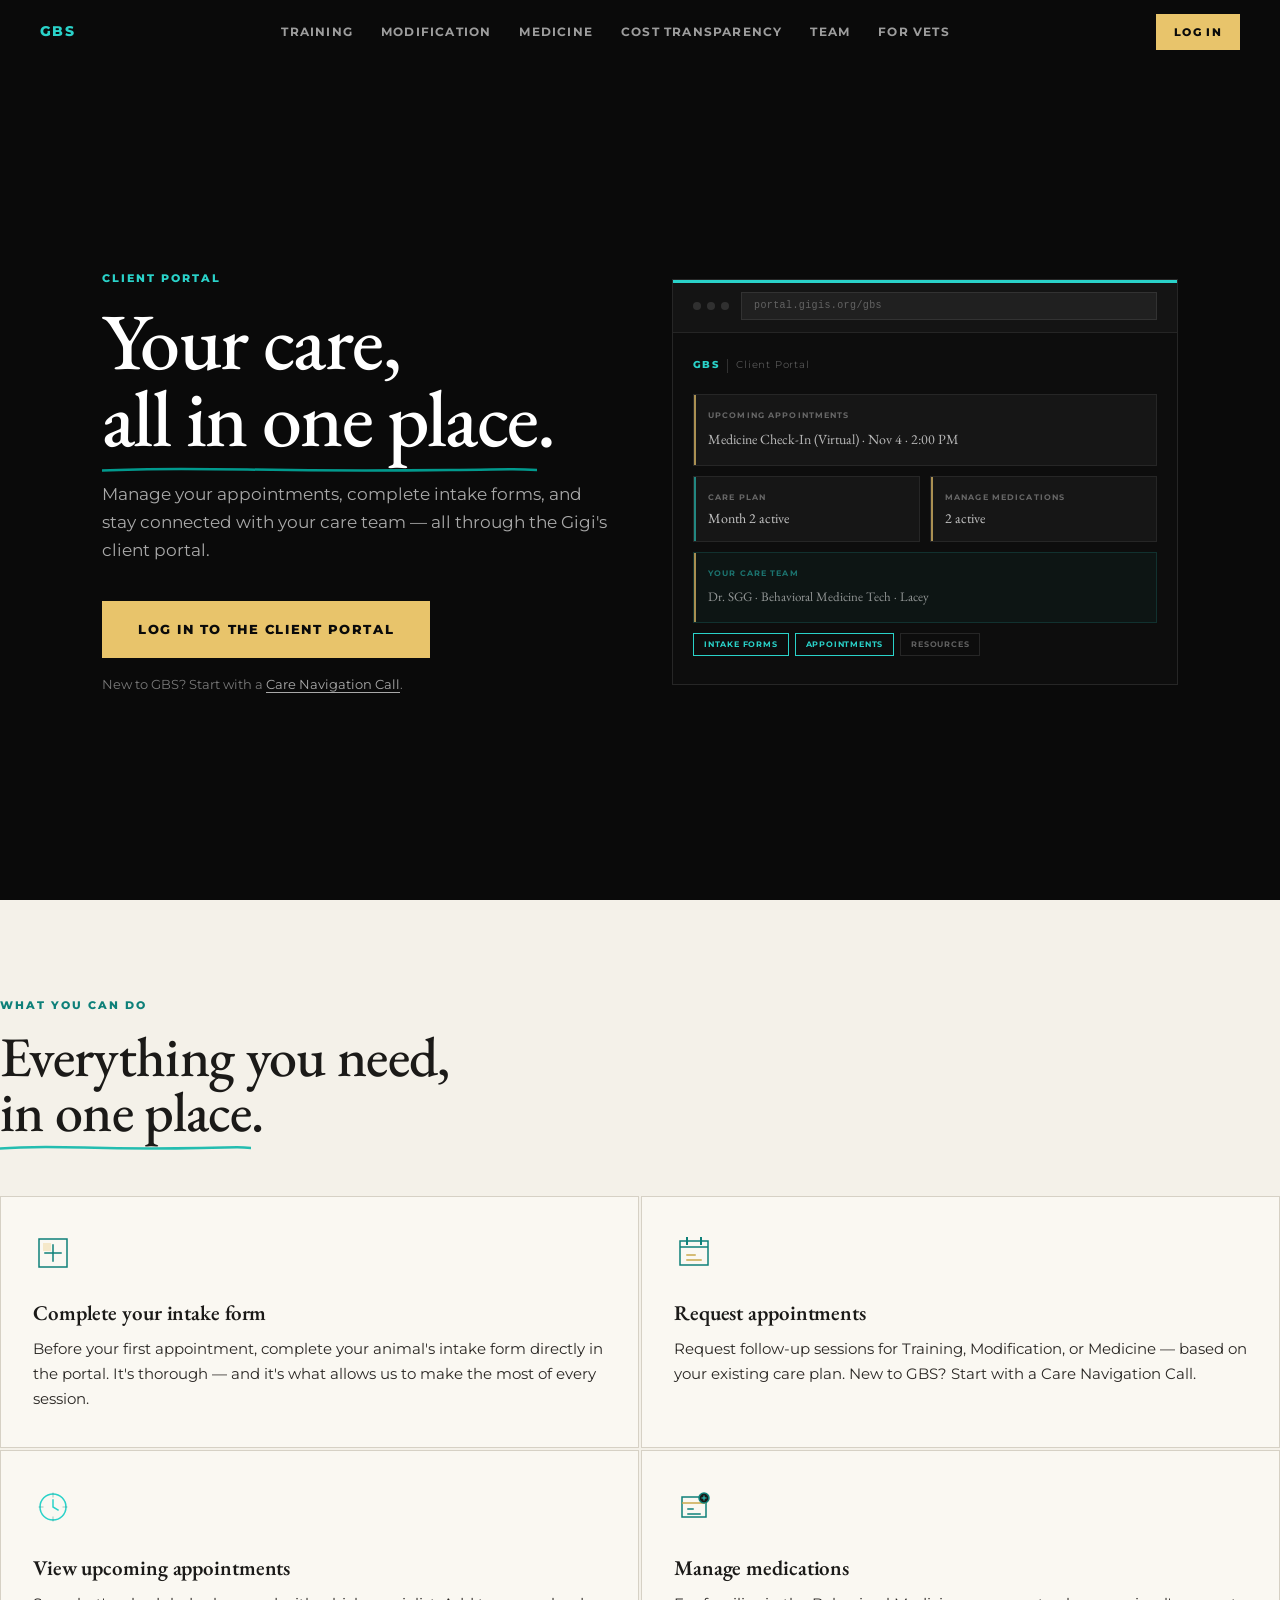
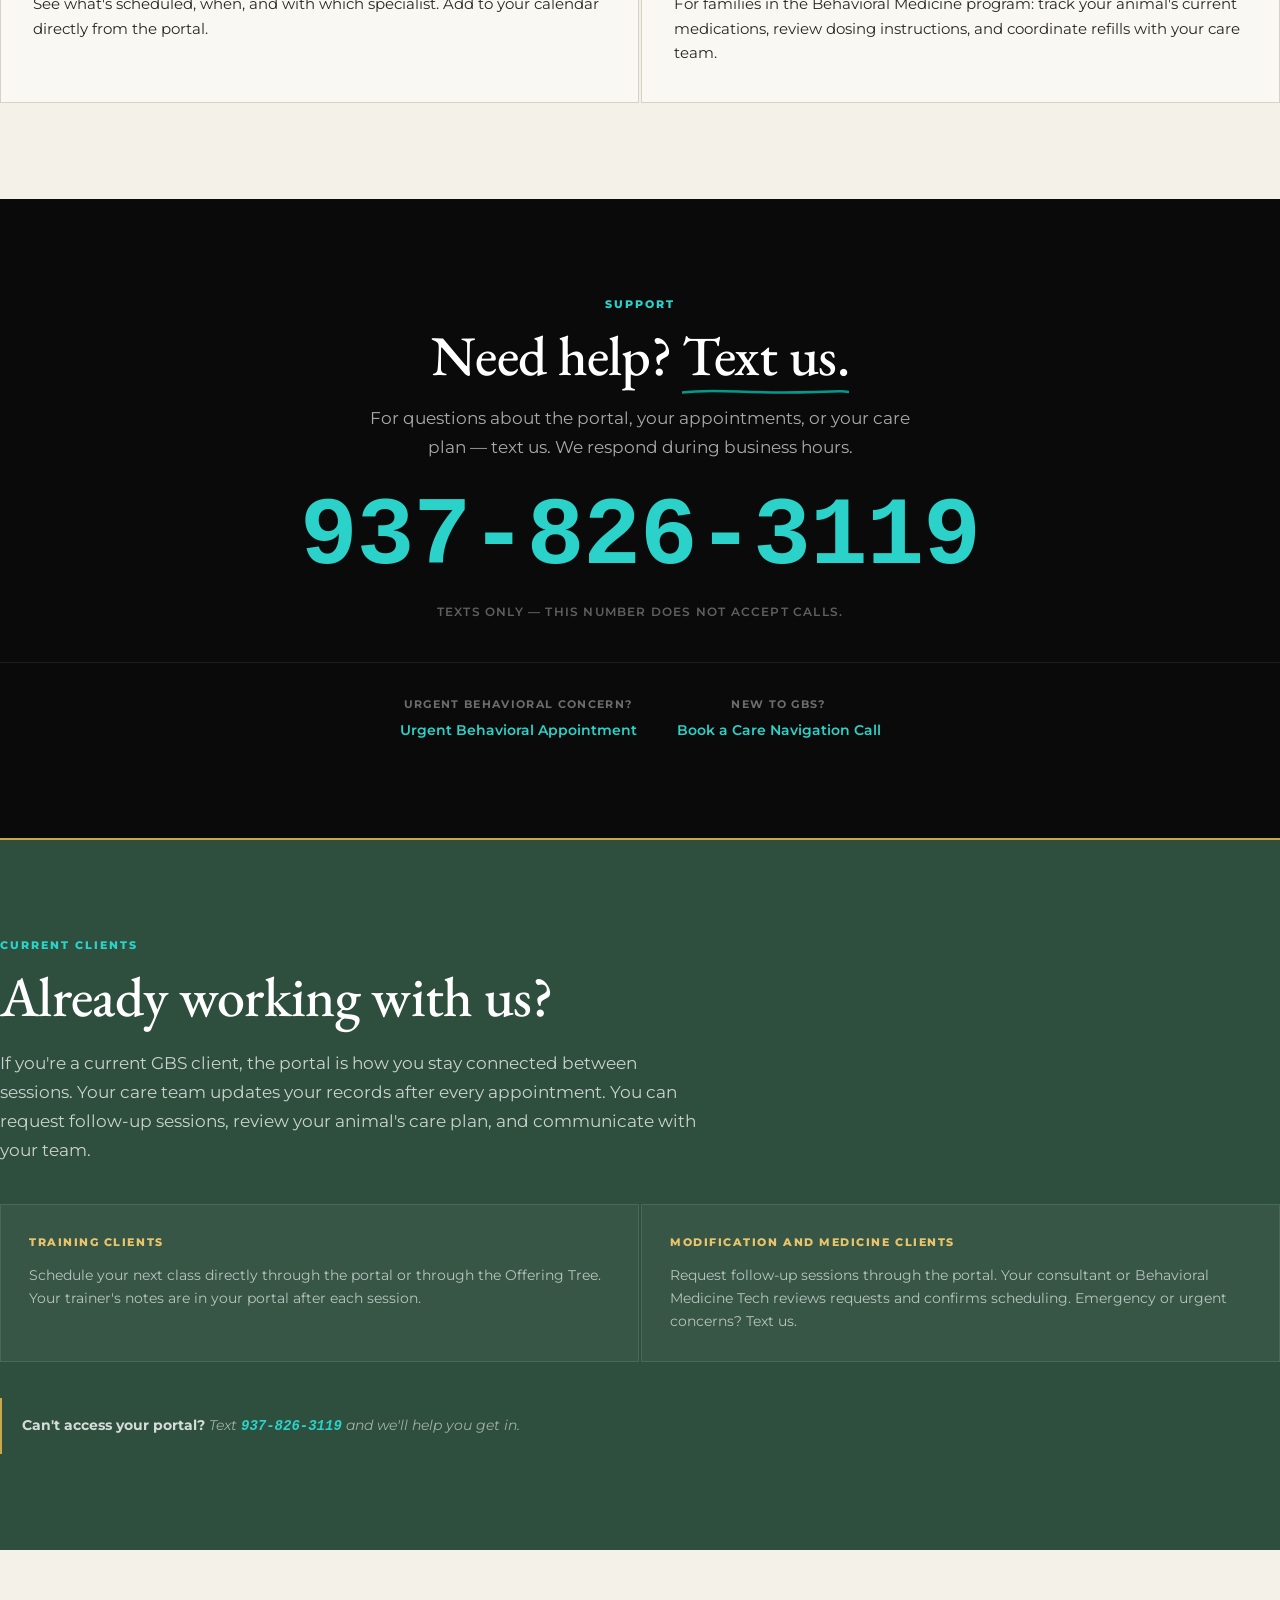
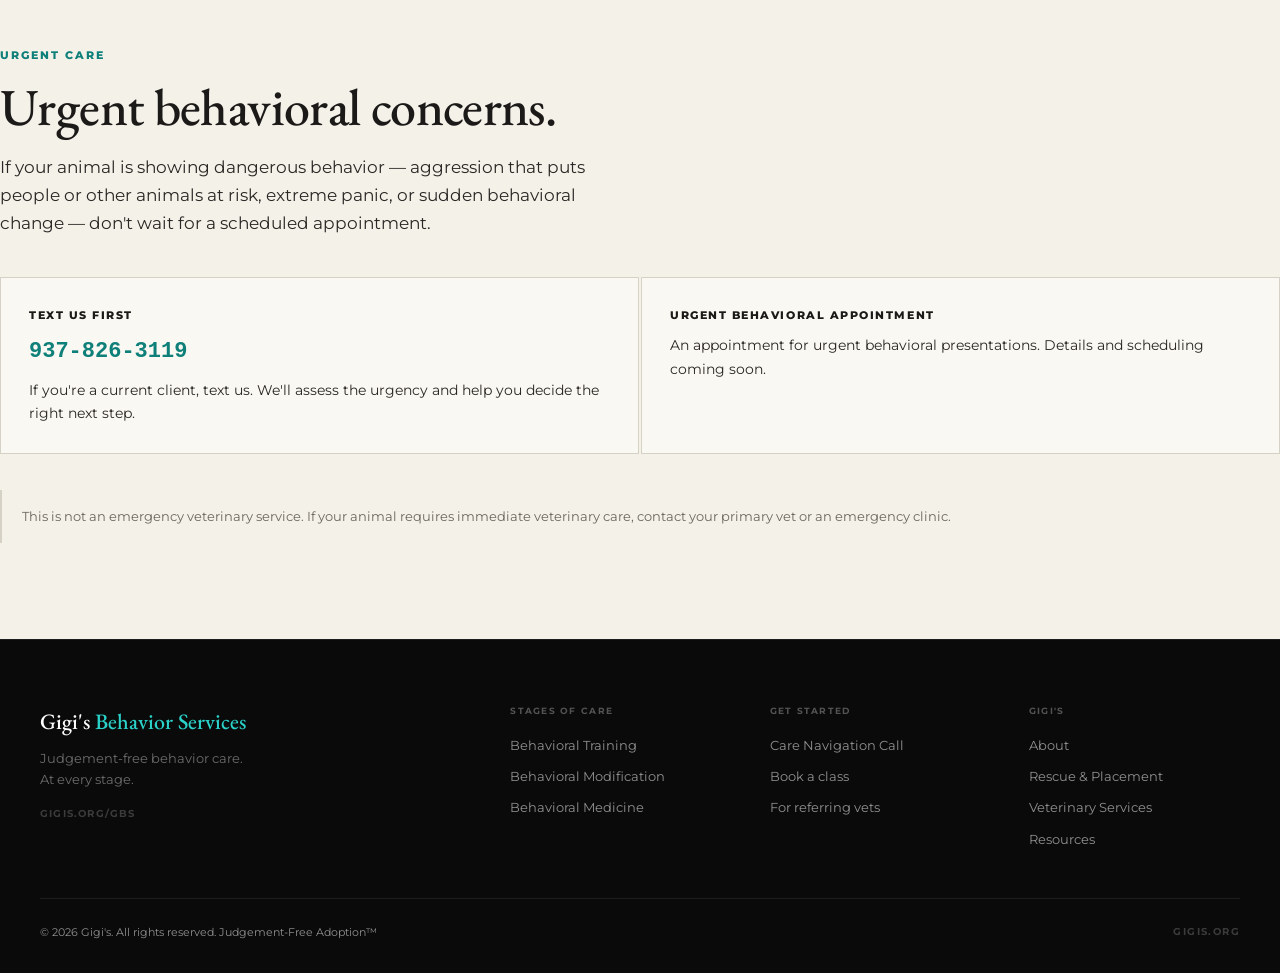
<file: client-portal.html>
<!DOCTYPE html>
<html lang="en">
<head>
<meta charset="UTF-8">
<meta name="viewport" content="width=device-width, initial-scale=1.0">
<title>GBS Client Portal</title>
<link rel="preconnect" href="https://fonts.googleapis.com">
<link rel="preconnect" href="https://fonts.gstatic.com" crossorigin>
<link href="https://fonts.googleapis.com/css2?family=Montserrat:wght@400;500;600;700;800;900&family=EB+Garamond:ital,wght@0,400;0,500;0,600;1,400;1,500;1,600&display=swap" rel="stylesheet">

<link rel="stylesheet" href="gbs-shared.css">
<style>
/* ── LAYOUT: single-column portal page; black hero, cream/kale alternating sections ── */
:root /* page overrides */ {
  /* page tokens */ --bg: var(--black);
  --fg: #fff;
}

/* No dark-mode overrides: this page commits to its own palette intentionally */

html { scroll-behavior: smooth; -webkit-text-size-adjust: 100%; }
body {
  background: var(--black);
  color: var(--fg);
  font-family: var(--font-body);
  font-size: 16px;
  line-height: 1.65;
  overflow-x: hidden;
}
::selection { background: var(--teal); color: var(--black); }
img { max-width: 100%; display: block; }
a { transition: color var(--transition); }

/* ── PROGRESS BAR ── */
#progress-bar {
  position: fixed;
  top: 0; left: 0;
  height: 3px;
  width: 0;
  background: var(--butter);
  z-index: 200;
  transition: width 100ms linear;
}

/* ── SECTION INNER / LAYOUT ── */
.section-inner {
  max-width: 1280px;
  margin: 0 auto;
  padding: 0 40px;
}
@media (max-width: 600px) {
  .section-inner { padding: 0 16px; }
}

/* ── NAV ── */
#nav {
  position: fixed;
  top: env(safe-area-inset-top, 0px);
  left: 0; right: 0;
  z-index: 100;
  transition: background 200ms ease-out, box-shadow 200ms ease-out;
}
#nav.scrolled {
  background: rgba(10,10,10,0.92);
  backdrop-filter: blur(8px);
  -webkit-backdrop-filter: blur(8px);
  box-shadow: 0 1px 0 rgba(255,255,255,0.08);
}
.nav-inner {
  max-width: 1280px;
  margin: 0 auto;
  padding: 0 40px;
  height: 64px;
  display: flex;
  align-items: center;
  justify-content: space-between;
  gap: 24px;
}
@media (max-width: 600px) {
  .nav-inner { padding: 0 16px; }
}
.nav-brand {
  text-decoration: none;
  display: flex;
  align-items: center;
  flex-shrink: 0;
}
.nav-logo-placeholder {
  display: block;
}
.nav-links {
  display: flex;
  align-items: center;
  gap: 28px;
}
.nav-links a {
  font-family: var(--font-body);
  font-weight: 700;
  font-size: 12px;
  letter-spacing: 0.1em;
  text-transform: uppercase;
  color: rgba(255,255,255,0.6);
  text-decoration: none;
  transition: color var(--transition);
}

@media (max-width: 760px) {
  .nav-links { display: none; }
}
.nav-right {
  display: flex;
  align-items: center;
  gap: 16px;
  flex-shrink: 0;
}
.nav-cta {
  font-family: var(--font-body);
  font-weight: 800;
  font-size: 11px;
  letter-spacing: 0.12em;
  text-transform: uppercase;
  color: var(--black);
  background: var(--butter);
  text-decoration: none;
  padding: 9px 18px;
  transition: opacity var(--transition);
}
.nav-cta:hover { opacity: 0.85; }
#nav-burger {
  display: none;
  background: none;
  border: none;
  cursor: pointer;
  padding: 6px;
  flex-direction: column;
  gap: 5px;
}
#nav-burger span {
  display: block;
  width: 22px;
  height: 2px;
  background: #fff;
  transition: transform 200ms ease-out, opacity 200ms ease-out;
}
@media (max-width: 760px) {
  #nav-burger { display: flex; }
}
#nav-mobile-menu {
  display: none;
  flex-direction: column;
  background: rgba(10,10,10,0.98);
  border-top: 1px solid rgba(255,255,255,0.08);
  padding: 16px 0;
}
#nav-mobile-menu.open { display: flex; }
#nav-mobile-menu a {
  font-family: var(--font-body);
  font-weight: 700;
  font-size: 13px;
  letter-spacing: 0.1em;
  text-transform: uppercase;
  color: rgba(255,255,255,0.7);
  text-decoration: none;
  padding: 12px 24px;
  transition: color var(--transition);
}
#nav-mobile-menu a:hover { color: #fff; }
.nav-mobile-cta {
  margin: 8px 24px 0;
  background: var(--butter);
  color: var(--black) !important;
  padding: 12px 24px !important;
  text-align: center;
}

/* ── REVEAL ── */

.reveal.visible { opacity: 1; transform: translateY(0); }
.reveal-1 { transition-delay: 0ms; }
.reveal-2 { transition-delay: 80ms; }
.reveal-3 { transition-delay: 160ms; }
.reveal-4 { transition-delay: 240ms; }

/* ── EMPHASIS MARK (hand-drawn teal stroke on em) ── */
em {
  font-style: normal;
  background-image: url("data:image/svg+xml,%3Csvg xmlns='http://www.w3.org/2000/svg' width='100%25' height='8' viewBox='0 0 300 8' preserveAspectRatio='none'%3E%3Cpath d='M0 5.5 C20 4, 60 3.5, 100 4.5 S180 6, 240 5 S280 4, 300 5' stroke='%2300B4A6' stroke-width='2.5' stroke-linecap='round' fill='none' opacity='0.85'/%3E%3C/svg%3E");
  background-repeat: no-repeat;
  background-position: 0 100%;
  background-size: 100% 8px;
  padding-bottom: 3px;
  display: inline;
}

/* ── EYEBROW ── */
.eyebrow {
  font-family: var(--font-body);
  font-weight: 800;
  font-size: 11px;
  letter-spacing: 0.18em;
  text-transform: uppercase;
  color: var(--teal);
  display: block;
  margin-bottom: 16px;
}
.eyebrow.on-cream { color: var(--teal-deep); }

/* ── SECTION PAD ── */
.section-pad { padding: 96px 0; }
.section-pad-sm { padding: 64px 0; }
@media (max-width: 600px) {
  .section-pad { padding: 64px 0; }
  .section-pad-sm { padding: 48px 0; }
}

/* ══════════════════════════════════════════
   01 — HERO / LOGIN
══════════════════════════════════════════ */
#portal-login {
  background: var(--black);
  padding-top: calc(64px + env(safe-area-inset-top, 0px));
  padding-bottom: 0;
  min-height: 100svh;
  display: flex;
  flex-direction: column;
  justify-content: center;
}
.hero-inner {
  display: grid;
  grid-template-columns: 1fr 1fr;
  gap: 64px;
  align-items: center;
  padding: 80px 0 80px;
}
@media (max-width: 860px) {
  .hero-inner {
    grid-template-columns: 1fr;
    gap: 48px;
    padding: 60px 0;
  }
}
.hero-left {}
.hero-h1 {
  font-family: var(--font-display);
  font-weight: 500;
  font-size: clamp(44px, 6.5vw, 80px);
  line-height: 0.96;
  letter-spacing: -0.02em;
  color: #fff;
  margin-top: 8px;
  text-wrap: balance;
}
.hero-sub {
  margin-top: 24px;
  font-size: 17px;
  line-height: 1.65;
  color: rgba(255,255,255,0.65);
  max-width: 46ch;
}
.hero-cta-wrap {
  margin-top: 36px;
  display: flex;
  flex-direction: column;
  align-items: flex-start;
  gap: 16px;
}
.btn-primary {
  display: inline-block;
  font-family: var(--font-body);
  font-weight: 800;
  font-size: 13px;
  letter-spacing: 0.12em;
  text-transform: uppercase;
  background: var(--butter);
  color: var(--black);
  text-decoration: none;
  padding: 18px 36px;
  border: none;
  cursor: pointer;
  transition: opacity var(--transition), box-shadow var(--transition);
}
.btn-primary:hover {
  opacity: 0.9;
  box-shadow: 4px 4px 0 var(--butter-border);
}
.hero-new-note {
  font-size: 13px;
  color: rgba(255,255,255,0.45);
}
.hero-new-note a {
  color: rgba(255,255,255,0.65);
  text-decoration: underline;
  text-decoration-thickness: 1px;
  text-underline-offset: 3px;
}
.hero-new-note a:hover { color: var(--teal); }

/* Portal mockup */
.portal-mockup {
  background: #0D0D0D;
  border: 1px solid rgba(255,255,255,0.1);
  padding: 0;
  position: relative;
  overflow: hidden;
}
.portal-mockup::before {
  content: '';
  position: absolute;
  top: 0; left: 0; right: 0;
  height: 3px;
  background: var(--teal);
}
.mockup-topbar {
  background: #141414;
  border-bottom: 1px solid rgba(255,255,255,0.07);
  padding: 12px 20px;
  display: flex;
  align-items: center;
  gap: 12px;
}
.mockup-dots {
  display: flex;
  gap: 6px;
}
.mockup-dots span {
  width: 8px;
  height: 8px;
  border-radius: 50%;
  background: rgba(255,255,255,0.12);
  display: block;
}
.mockup-url {
  flex: 1;
  background: rgba(255,255,255,0.05);
  border: 1px solid rgba(255,255,255,0.08);
  padding: 5px 12px;
  font-family: var(--font-mono);
  font-size: 10px;
  color: rgba(255,255,255,0.3);
  letter-spacing: 0.04em;
}
.mockup-body {
  padding: 24px 20px 28px;
}
.mockup-logo-row {
  display: flex;
  align-items: center;
  gap: 8px;
  margin-bottom: 20px;
}
.mockup-logo-chip {
  font-family: var(--font-body);
  font-weight: 800;
  font-size: 10px;
  letter-spacing: 0.14em;
  color: var(--teal);
  text-transform: uppercase;
}
.mockup-logo-sep {
  width: 1px;
  height: 14px;
  background: rgba(255,255,255,0.15);
}
.mockup-logo-sub {
  font-family: var(--font-body);
  font-size: 10px;
  color: rgba(255,255,255,0.3);
  letter-spacing: 0.08em;
}
.mockup-row {
  display: grid;
  grid-template-columns: 1fr 1fr;
  gap: 10px;
  margin-bottom: 10px;
}
.mockup-card {
  background: rgba(255,255,255,0.04);
  border: 1px solid rgba(255,255,255,0.07);
  padding: 14px 14px;
  position: relative;
}
.mockup-card::before {
  content: '';
  position: absolute;
  top: 0; left: 0;
  width: 2px;
  height: 100%;
  background: var(--teal);
  opacity: 0.6;
}
.mockup-card.butter-accent::before { background: var(--butter); opacity: 0.7; }
.mockup-card-label {
  font-family: var(--font-body);
  font-weight: 700;
  font-size: 8px;
  letter-spacing: 0.14em;
  text-transform: uppercase;
  color: rgba(255,255,255,0.35);
  margin-bottom: 6px;
}
.mockup-card-value {
  font-family: var(--font-display);
  font-size: 14px;
  color: rgba(255,255,255,0.75);
  line-height: 1.2;
}
.mockup-full-card {
  background: rgba(255,255,255,0.04);
  border: 1px solid rgba(255,255,255,0.07);
  padding: 14px 14px;
  margin-bottom: 10px;
  position: relative;
}
.mockup-full-card::before {
  content: '';
  position: absolute;
  top: 0; left: 0;
  width: 2px;
  height: 100%;
  background: var(--butter);
  opacity: 0.7;
}
.mockup-full-label {
  font-family: var(--font-body);
  font-weight: 700;
  font-size: 8px;
  letter-spacing: 0.14em;
  text-transform: uppercase;
  color: rgba(255,255,255,0.35);
  margin-bottom: 6px;
}
.mockup-full-value {
  font-family: var(--font-display);
  font-size: 14px;
  color: rgba(255,255,255,0.7);
}
.mockup-pill-row {
  display: flex;
  flex-wrap: wrap;
  gap: 6px;
}
.mockup-pill {
  font-family: var(--font-body);
  font-weight: 700;
  font-size: 8px;
  letter-spacing: 0.1em;
  text-transform: uppercase;
  padding: 4px 10px;
  border: 1px solid rgba(255,255,255,0.1);
  color: rgba(255,255,255,0.35);
}
.mockup-pill.active {
  border-color: var(--teal);
  color: var(--teal);
}

/* ══════════════════════════════════════════
   02 — WHAT'S IN THE PORTAL
══════════════════════════════════════════ */
#what-you-can-do {
  background: var(--cream);
  color: var(--ink);
}
.section-h2 {
  font-family: var(--font-display);
  font-weight: 500;
  font-size: clamp(32px, 4.8vw, 56px);
  line-height: 0.98;
  letter-spacing: -0.012em;
  color: var(--ink);
  text-wrap: balance;
}
.section-h2.on-dark { color: #fff; }
.capability-grid {
  display: grid;
  grid-template-columns: 1fr 1fr;
  gap: 2px;
  margin-top: 56px;
}
@media (max-width: 680px) {
  .capability-grid { grid-template-columns: 1fr; }
}
.cap-card {
  background: var(--cream-soft);
  border: 1px solid var(--gray-line);
  padding: 36px 32px;
  transition: box-shadow var(--transition), transform var(--transition);
}
.cap-card:hover {
  box-shadow: 4px 4px 0 var(--teal-deep);
  transform: translate(-1px, -1px);
}
.cap-icon {
  width: 40px;
  height: 40px;
  margin-bottom: 20px;
  flex-shrink: 0;
}
.cap-title {
  font-family: var(--font-display);
  font-weight: 600;
  font-size: 21px;
  line-height: 1.14;
  letter-spacing: -0.005em;
  color: var(--ink);
  margin-bottom: 12px;
}
.cap-desc {
  font-size: 15px;
  color: var(--ink-warm);
  line-height: 1.65;
}

/* ══════════════════════════════════════════
   03 — CONTACT & SUPPORT
══════════════════════════════════════════ */
#contact {
  background: var(--black);
  color: #fff;
  text-align: center;
}
.phone-display {
  font-family: var(--font-mono);
  font-weight: 700;
  font-size: clamp(48px, 9vw, 96px);
  color: var(--teal);
  letter-spacing: -0.01em;
  line-height: 1;
  margin: 28px 0 16px;
  display: block;
  word-break: break-all;
}
.phone-note {
  font-family: var(--font-body);
  font-weight: 600;
  font-size: 12px;
  letter-spacing: 0.1em;
  text-transform: uppercase;
  color: rgba(255,255,255,0.35);
  margin-bottom: 40px;
}
.contact-secondary {
  display: flex;
  flex-wrap: wrap;
  justify-content: center;
  gap: 16px 40px;
  padding-top: 32px;
  border-top: 1px solid rgba(255,255,255,0.08);
}
.contact-link-group {
  display: flex;
  flex-direction: column;
  align-items: center;
  gap: 6px;
}
.contact-link-label {
  font-family: var(--font-body);
  font-weight: 700;
  font-size: 11px;
  letter-spacing: 0.12em;
  text-transform: uppercase;
  color: rgba(255,255,255,0.4);
}
.contact-link-action {
  font-family: var(--font-body);
  font-weight: 600;
  font-size: 14px;
  color: var(--teal);
  text-decoration: none;
  transition: opacity var(--transition);
}
.contact-link-action:hover { opacity: 0.7; }

/* ══════════════════════════════════════════
   04 — FOR EXISTING CLIENTS
══════════════════════════════════════════ */
#existing-clients {
  background: var(--kale);
  color: #fff;
  border-top: 2px solid var(--butter-border);
}
.existing-body {
  font-size: 17px;
  line-height: 1.7;
  color: rgba(255,255,255,0.75);
  max-width: 64ch;
  margin-top: 24px;
}
.client-notes-grid {
  display: grid;
  grid-template-columns: 1fr 1fr;
  gap: 2px;
  margin-top: 40px;
}
@media (max-width: 640px) {
  .client-notes-grid { grid-template-columns: 1fr; }
}
.client-note {
  background: rgba(255,255,255,0.04);
  border: 1px solid rgba(255,255,255,0.1);
  padding: 28px 28px;
}
.client-note-title {
  font-family: var(--font-body);
  font-weight: 800;
  font-size: 11px;
  letter-spacing: 0.14em;
  text-transform: uppercase;
  color: var(--butter);
  margin-bottom: 12px;
}
.client-note-body {
  font-size: 14px;
  line-height: 1.65;
  color: rgba(255,255,255,0.65);
}
.access-note {
  margin-top: 36px;
  padding: 16px 20px;
  border-left: 2px solid var(--butter-border);
  font-size: 14px;
  color: rgba(255,255,255,0.55);
  font-style: italic;
}
.access-note strong {
  color: rgba(255,255,255,0.8);
  font-style: normal;
}
.phone-inline {
  font-family: var(--font-mono);
  font-weight: 700;
  color: var(--teal);
}

/* ══════════════════════════════════════════
   05 — URGENT CARE
══════════════════════════════════════════ */
#urgent {
  background: var(--cream);
  color: var(--ink);
}
.urgent-h2 {
  font-family: var(--font-display);
  font-weight: 500;
  font-size: clamp(30px, 4.5vw, 52px);
  line-height: 1.02;
  letter-spacing: -0.012em;
  color: var(--ink);
  text-wrap: balance;
}
.urgent-body {
  margin-top: 20px;
  font-size: 17px;
  line-height: 1.65;
  color: var(--ink-warm);
  max-width: 58ch;
}
.urgent-options {
  display: grid;
  grid-template-columns: 1fr 1fr;
  gap: 2px;
  margin-top: 40px;
}
@media (max-width: 640px) {
  .urgent-options { grid-template-columns: 1fr; }
}
.urgent-option {
  background: var(--cream-soft);
  border: 1px solid var(--gray-line);
  padding: 28px 28px;
}
.urgent-option-title {
  font-family: var(--font-body);
  font-weight: 800;
  font-size: 11px;
  letter-spacing: 0.14em;
  text-transform: uppercase;
  color: var(--ink);
  margin-bottom: 10px;
}
.urgent-phone {
  font-family: var(--font-mono);
  font-weight: 700;
  font-size: 22px;
  color: var(--teal-deep);
  display: block;
  margin-bottom: 8px;
}
.urgent-option-body {
  font-size: 14px;
  line-height: 1.65;
  color: var(--ink-warm);
}
.urgent-disclaimer {
  margin-top: 36px;
  padding: 16px 20px;
  border-left: 2px solid var(--gray-line);
  font-size: 13px;
  color: var(--gray-warm);
  line-height: 1.6;
}

/* ── FOOTER ── */
footer {
  background: var(--black);
  color: rgba(255,255,255,0.55);
  padding: 64px 0 32px;
  border-top: 1px solid rgba(255,255,255,0.08);
}

@media (max-width: 840px) {
  .footer-grid { grid-template-columns: 1fr 1fr; gap: 32px; }
}
@media (max-width: 480px) {
  .footer-grid { grid-template-columns: 1fr; gap: 28px; }
}

.footer-links {
  display: flex;
  flex-direction: column;
  gap: 10px;
}

.footer-bottom {
  display: flex;
  justify-content: space-between;
  align-items: center;
  padding-top: 24px;
  border-top: 1px solid rgba(255,255,255,0.08);
  flex-wrap: wrap;
  gap: 8px;
}

/* ── BOTTOM STAGE BAR ── */

</style>
</head>
<body>
<!-- Progress bar -->
<div id="progress-bar" role="progressbar" aria-hidden="true"></div>

<!-- NAV -->
<nav id="nav">
  <div class="nav-inner">
    <a href="index.html" class="nav-brand">
      <span class="nav-logo-placeholder" style="color:var(--teal);font-weight:800;font-size:14px;letter-spacing:0.1em;">GBS</span>
    </a>
    <div class="nav-links">
      <a href="training.html">Training</a>
      <a href="modification.html">Modification</a>
      <a href="medicine.html">Medicine</a>
      <a href="pricing.html">Cost Transparency</a>
      <a href="meet-the-team.html">Team</a>
      <a href="referring-vets.html">For Vets</a>
    </div>
    <div class="nav-right">
      <a href="#portal-login" class="nav-cta">Log in</a>
      <button id="nav-burger" aria-label="Open menu" aria-expanded="false">
        <span></span><span></span><span></span>
      </button>
    </div>
  </div>
  <div id="nav-mobile-menu">
    <a href="training.html">Training</a>
    <a href="modification.html">Modification</a>
    <a href="medicine.html">Medicine</a>
    <a href="pricing.html">Pricing</a>
    <a href="meet-the-team.html">Meet the Team</a>
    <a href="#portal-login" class="nav-mobile-cta">Log in</a>
  </div>
</nav>

<div id="stage-bar-wrap">
  <div id="stage-bar">
    <a href="training.html" class="sbar-item sbar-training">
      <div class="sbar-eyebrow" style="color:rgba(255,255,255,0.85);">Foundations</div>
      <div class="sbar-label">Training</div>
      <div class="sbar-price">From $42</div>
    </a>
    <a href="modification.html" class="sbar-item sbar-mod">
      <div class="sbar-eyebrow" style="color:var(--teal);">Support</div>
      <div class="sbar-label">Modification</div>
      <div class="sbar-price">From $250</div>
    </a>
    <a href="medicine.html" class="sbar-item sbar-med">
      <div class="sbar-eyebrow" style="color:rgba(255,255,255,0.5);">Specialty</div>
      <div class="sbar-label">Medicine</div>
      <div class="sbar-price">From $590</div>
    </a>
    <a href="index.html#cta-band" class="sbar-cta">
      <div class="sbar-cta-label">Not sure? Book a call <svg class="sbar-arrow" viewBox="0 0 32 16" aria-hidden="true"><path d="M2,9 C10,6.5 20,6 30,8 M2,10.2 C12,7.8 21,7.2 29,9"/><path d="M30,8 L23,4.8 M30,8 L24,12.5"/></svg></div>
    </a>
  </div>
  <div id="vet-bar">
    <div class="vbar-spacer"></div>
    <a href="referring-vets.html" class="vbar-link">
      <span class="vbar-eyebrow">For Vets</span>
      <span class="vbar-label">Referring Vets →</span>
    </a>
    <div class="vbar-spacer-cta"></div>
  </div>
</div>

<!-- ══ 01 — HERO / LOGIN ══ -->
<section id="portal-login">
  <div class="section-inner">
    <div class="hero-inner">
      <div class="hero-left">
        <div class="reveal reveal-1">
          <span class="eyebrow">Client Portal</span>
          <h1 class="hero-h1">Your care,<br><em>all in one place</em>.</h1>
        </div>
        <p class="hero-sub reveal reveal-2">Manage your appointments, complete intake forms, and stay connected with your care team — all through the Gigi's client portal.</p>
        <div class="hero-cta-wrap reveal reveal-3">
          <a href="#" class="btn-primary">Log in to the client portal</a>
          <p class="hero-new-note">New to GBS? Start with a <a href="index.html#cta-band">Care Navigation Call</a>.</p>
        </div>
      </div>

      <!-- Portal mockup -->
      <div class="portal-mockup reveal reveal-4" aria-hidden="true">
        <div class="mockup-topbar">
          <div class="mockup-dots"><span></span><span></span><span></span></div>
          <div class="mockup-url">portal.gigis.org/gbs</div>
        </div>
        <div class="mockup-body">
          <div class="mockup-logo-row">
            <span class="mockup-logo-chip">GBS</span>
            <span class="mockup-logo-sep"></span>
            <span class="mockup-logo-sub">Client Portal</span>
          </div>
          <div class="mockup-full-card">
            <div class="mockup-full-label">Upcoming Appointments</div>
            <div class="mockup-full-value">Medicine Check-In (Virtual) · Nov 4 · 2:00 PM</div>
          </div>
          <div class="mockup-row">
            <div class="mockup-card">
              <div class="mockup-card-label">Care Plan</div>
              <div class="mockup-card-value">Month 2 active</div>
            </div>
            <div class="mockup-card butter-accent">
              <div class="mockup-card-label">Manage Medications</div>
              <div class="mockup-card-value">2 active</div>
            </div>
          </div>
          <div class="mockup-full-card" style="background:rgba(42,210,201,0.04);border-color:rgba(42,210,201,0.15);">
            <div class="mockup-full-label" style="color:rgba(42,210,201,0.5);">Your Care Team</div>
            <div class="mockup-full-value" style="color:rgba(255,255,255,0.55);font-size:13px;">Dr. SGG · Behavioral Medicine Tech · Lacey</div>
          </div>
          <div class="mockup-pill-row">
            <span class="mockup-pill active">Intake Forms</span>
            <span class="mockup-pill active">Appointments</span>
            <span class="mockup-pill">Resources</span>
          </div>
        </div>
      </div>
    </div>
  </div>
</section>

<!-- ══ 02 — WHAT YOU CAN DO ══ -->
<section id="what-you-can-do">
  <div class="section-inner section-pad">
    <div class="reveal reveal-1">
      <span class="eyebrow on-cream">What you can do</span>
      <h2 class="section-h2">Everything you need,<br><em>in one place</em>.</h2>
    </div>
    <div class="capability-grid">
      <div class="cap-card reveal reveal-1">
        <svg class="cap-icon" viewBox="0 0 40 40" fill="none" xmlns="http://www.w3.org/2000/svg" aria-hidden="true">
          <rect x="6" y="6" width="28" height="28" stroke="#0E8079" stroke-width="1.5"/>
          <path d="M12 20h16M20 12v16" stroke="#0E8079" stroke-width="1.5" stroke-linecap="square"/>
          <rect x="10" y="10" width="8" height="8" fill="#E8C46B" opacity="0.3"/>
        </svg>
        <div class="cap-title">Complete your intake form</div>
        <p class="cap-desc">Before your first appointment, complete your animal's intake form directly in the portal. It's thorough — and it's what allows us to make the most of every session.</p>
      </div>
      <div class="cap-card reveal reveal-2">
        <svg class="cap-icon" viewBox="0 0 40 40" fill="none" xmlns="http://www.w3.org/2000/svg" aria-hidden="true">
          <rect x="6" y="8" width="28" height="24" stroke="#0E8079" stroke-width="1.5"/>
          <path d="M6 14h28" stroke="#0E8079" stroke-width="1.5"/>
          <rect x="12" y="4" width="2" height="8" fill="#0E8079"/>
          <rect x="26" y="4" width="2" height="8" fill="#0E8079"/>
          <path d="M13 22h8M13 27h14" stroke="#C9A84C" stroke-width="1.5" stroke-linecap="square"/>
        </svg>
        <div class="cap-title">Request appointments</div>
        <p class="cap-desc">Request follow-up sessions for Training, Modification, or Medicine — based on your existing care plan. New to GBS? Start with a Care Navigation Call.</p>
      </div>
      <div class="cap-card reveal reveal-3">
        <svg class="cap-icon" viewBox="0 0 40 40" fill="none" xmlns="http://www.w3.org/2000/svg" aria-hidden="true">
          <circle cx="20" cy="20" r="13" stroke="#2AD2C9" stroke-width="1.5"/>
          <path d="M20 13v7l5 3" stroke="#2AD2C9" stroke-width="1.5" stroke-linecap="square"/>
          <path d="M6 20h4M30 20h4M20 6v4M20 30v4" stroke="#0E8079" stroke-width="1" stroke-linecap="square" opacity="0.4"/>
        </svg>
        <div class="cap-title">View upcoming appointments</div>
        <p class="cap-desc">See what's scheduled, when, and with which specialist. Add to your calendar directly from the portal.</p>
      </div>
      <div class="cap-card reveal reveal-4">
        <svg class="cap-icon" viewBox="0 0 40 40" fill="none" xmlns="http://www.w3.org/2000/svg" aria-hidden="true">
          <rect x="8" y="10" width="24" height="20" stroke="#0E8079" stroke-width="1.5"/>
          <path d="M8 16h24" stroke="#C9A84C" stroke-width="1.5"/>
          <path d="M14 22h5M14 27h12" stroke="#0E8079" stroke-width="1.5" stroke-linecap="square"/>
          <circle cx="30" cy="11" r="5" fill="#1B1A18" stroke="#0E8079" stroke-width="1.5"/>
          <path d="M28 11h4M30 9v4" stroke="#2AD2C9" stroke-width="1" stroke-linecap="square"/>
        </svg>
        <div class="cap-title">Manage medications</div>
        <p class="cap-desc">For families in the Behavioral Medicine program: track your animal's current medications, review dosing instructions, and coordinate refills with your care team.</p>
      </div>
    </div>
  </div>
</section>

<!-- ══ 03 — CONTACT & SUPPORT ══ -->
<section id="contact">
  <div class="section-inner section-pad" style="text-align:center;">
    <div class="reveal reveal-1">
      <span class="eyebrow">Support</span>
      <h2 class="section-h2 on-dark">Need help? <em>Text us.</em></h2>
    </div>
    <p class="reveal reveal-2" style="margin-top:20px;font-size:17px;color:rgba(255,255,255,0.65);max-width:52ch;margin-left:auto;margin-right:auto;line-height:1.7;">For questions about the portal, your appointments, or your care plan — text us. We respond during business hours.</p>
    <span class="phone-display reveal reveal-3" aria-label="Phone number 937-826-3119">937-826-3119</span>
    <p class="phone-note reveal reveal-3">Texts only — this number does not accept calls.</p>
    <div class="contact-secondary reveal reveal-4">
      <div class="contact-link-group">
        <span class="contact-link-label">Urgent behavioral concern?</span>
        <a href="medicine.html#urgent" class="contact-link-action">Urgent Behavioral Appointment</a>
      </div>
      <div class="contact-link-group">
        <span class="contact-link-label">New to GBS?</span>
        <a href="index.html#cta-band" class="contact-link-action">Book a Care Navigation Call</a>
      </div>
    </div>
  </div>
</section>

<!-- ══ 04 — FOR EXISTING CLIENTS ══ -->
<section id="existing-clients">
  <div class="section-inner section-pad">
    <div class="reveal reveal-1">
      <span class="eyebrow">Current clients</span>
      <h2 class="section-h2 on-dark">Already working with us?</h2>
    </div>
    <p class="existing-body reveal reveal-2">If you're a current GBS client, the portal is how you stay connected between sessions. Your care team updates your records after every appointment. You can request follow-up sessions, review your animal's care plan, and communicate with your team.</p>
    <div class="client-notes-grid reveal reveal-3">
      <div class="client-note">
        <div class="client-note-title">Training clients</div>
        <p class="client-note-body">Schedule your next class directly through the portal or through the Offering Tree. Your trainer's notes are in your portal after each session.</p>
      </div>
      <div class="client-note">
        <div class="client-note-title">Modification and Medicine clients</div>
        <p class="client-note-body">Request follow-up sessions through the portal. Your consultant or Behavioral Medicine Tech reviews requests and confirms scheduling. Emergency or urgent concerns? Text us.</p>
      </div>
    </div>
    <div class="access-note reveal reveal-4">
      <strong>Can't access your portal?</strong> Text <span class="phone-inline">937-826-3119</span> and we'll help you get in.
    </div>
  </div>
</section>

<!-- ══ 05 — URGENT CARE ══ -->
<section id="urgent">
  <div class="section-inner section-pad">
    <div class="reveal reveal-1">
      <span class="eyebrow on-cream">Urgent care</span>
      <h2 class="urgent-h2">Urgent behavioral concerns.</h2>
    </div>
    <p class="urgent-body reveal reveal-2">If your animal is showing dangerous behavior — aggression that puts people or other animals at risk, extreme panic, or sudden behavioral change — don't wait for a scheduled appointment.</p>
    <div class="urgent-options reveal reveal-3">
      <div class="urgent-option">
        <div class="urgent-option-title">Text us first</div>
        <span class="urgent-phone">937-826-3119</span>
        <p class="urgent-option-body">If you're a current client, text us. We'll assess the urgency and help you decide the right next step.</p>
      </div>
      <div class="urgent-option">
        <div class="urgent-option-title">Urgent Behavioral Appointment</div>
        <p class="urgent-option-body">An appointment for urgent behavioral presentations. Details and scheduling coming soon.</p>
      </div>
    </div>
    <div class="urgent-disclaimer reveal reveal-4">
      This is not an emergency veterinary service. If your animal requires immediate veterinary care, contact your primary vet or an emergency clinic.
    </div>
  </div>
</section>

<!-- FOOTER -->
<footer id="footer">
  <div class="section-inner">
    <div class="footer-grid">
      <div>
        <div class="footer-brand-name">Gigi's <span>Behavior Services</span></div>
        <div class="footer-tagline">Judgement-free behavior care.<br>At every stage.</div>
        <div style="font-size:10px;font-weight:700;letter-spacing:0.12em;text-transform:uppercase;color:rgba(255,255,255,0.2);">GIGIS.ORG/GBS</div>
      </div>
      <div>
        <div class="footer-col-label">Stages of care</div>
        <div class="footer-links">
          <a href="training.html">Behavioral Training</a>
          <a href="modification.html">Behavioral Modification</a>
          <a href="medicine.html">Behavioral Medicine</a>
        </div>
      </div>
      <div>
        <div class="footer-col-label">Get started</div>
        <div class="footer-links">
          <a href="index.html#cta-band">Care Navigation Call</a>
          <a href="training.html">Book a class</a>
          <a href="referring-vets.html">For referring vets</a>
        </div>
      </div>
      <div>
        <div class="footer-col-label">Gigi's</div>
        <div class="footer-links">
          <a href="#">About</a>
          <a href="#">Rescue &amp; Placement</a>
          <a href="#">Veterinary Services</a>
          <a href="#">Resources</a>
        </div>
      </div>
    </div>
    <div class="footer-bottom">
      <div class="footer-legal">© 2026 Gigi's. All rights reserved. Judgement-Free Adoption™</div>
      <div class="footer-url">GIGIS.ORG</div>
    </div>
  </div>
</footer>

<script>
const bar = document.getElementById('progress-bar');
window.addEventListener('scroll', () => {
  const pct = window.scrollY / (document.body.scrollHeight - window.innerHeight) * 100;
  bar.style.width = Math.min(pct, 100) + '%';
}, { passive: true });
const nav = document.getElementById('nav');
window.addEventListener('scroll', () => { nav.classList.toggle('scrolled', window.scrollY > 40); }, { passive: true });
const navBurger = document.getElementById('nav-burger');
const navMobileMenu = document.getElementById('nav-mobile-menu');
navBurger.addEventListener('click', () => {
  const isOpen = navMobileMenu.classList.toggle('open');
  navBurger.setAttribute('aria-expanded', isOpen);
});
navMobileMenu.querySelectorAll('a').forEach(a => {
  a.addEventListener('click', () => { navMobileMenu.classList.remove('open'); navBurger.setAttribute('aria-expanded', 'false'); });
});
const reveals = document.querySelectorAll('.reveal');
const revealObs = new IntersectionObserver(entries => {
  entries.forEach(e => { if (e.isIntersecting) { e.target.classList.add('visible'); revealObs.unobserve(e.target); } });
}, { threshold: 0.12 });
reveals.forEach(el => revealObs.observe(el));
if (window.matchMedia('(prefers-reduced-motion: reduce)').matches) {
  reveals.forEach(el => el.classList.add('visible'));
}
(function(){
  var bar = document.getElementById('stage-bar-wrap');
  if(!bar) return;
  var shown = false;
  window.addEventListener('scroll', function(){
    var y = window.pageYOffset || document.documentElement.scrollTop;
    if(y > 300 && !shown){ bar.classList.add('visible'); shown = true; }
    else if(y <= 300 && shown){ bar.classList.remove('visible'); shown = false; }
  }, {passive:true});
})();
</script>

</body>
</html>
</file>
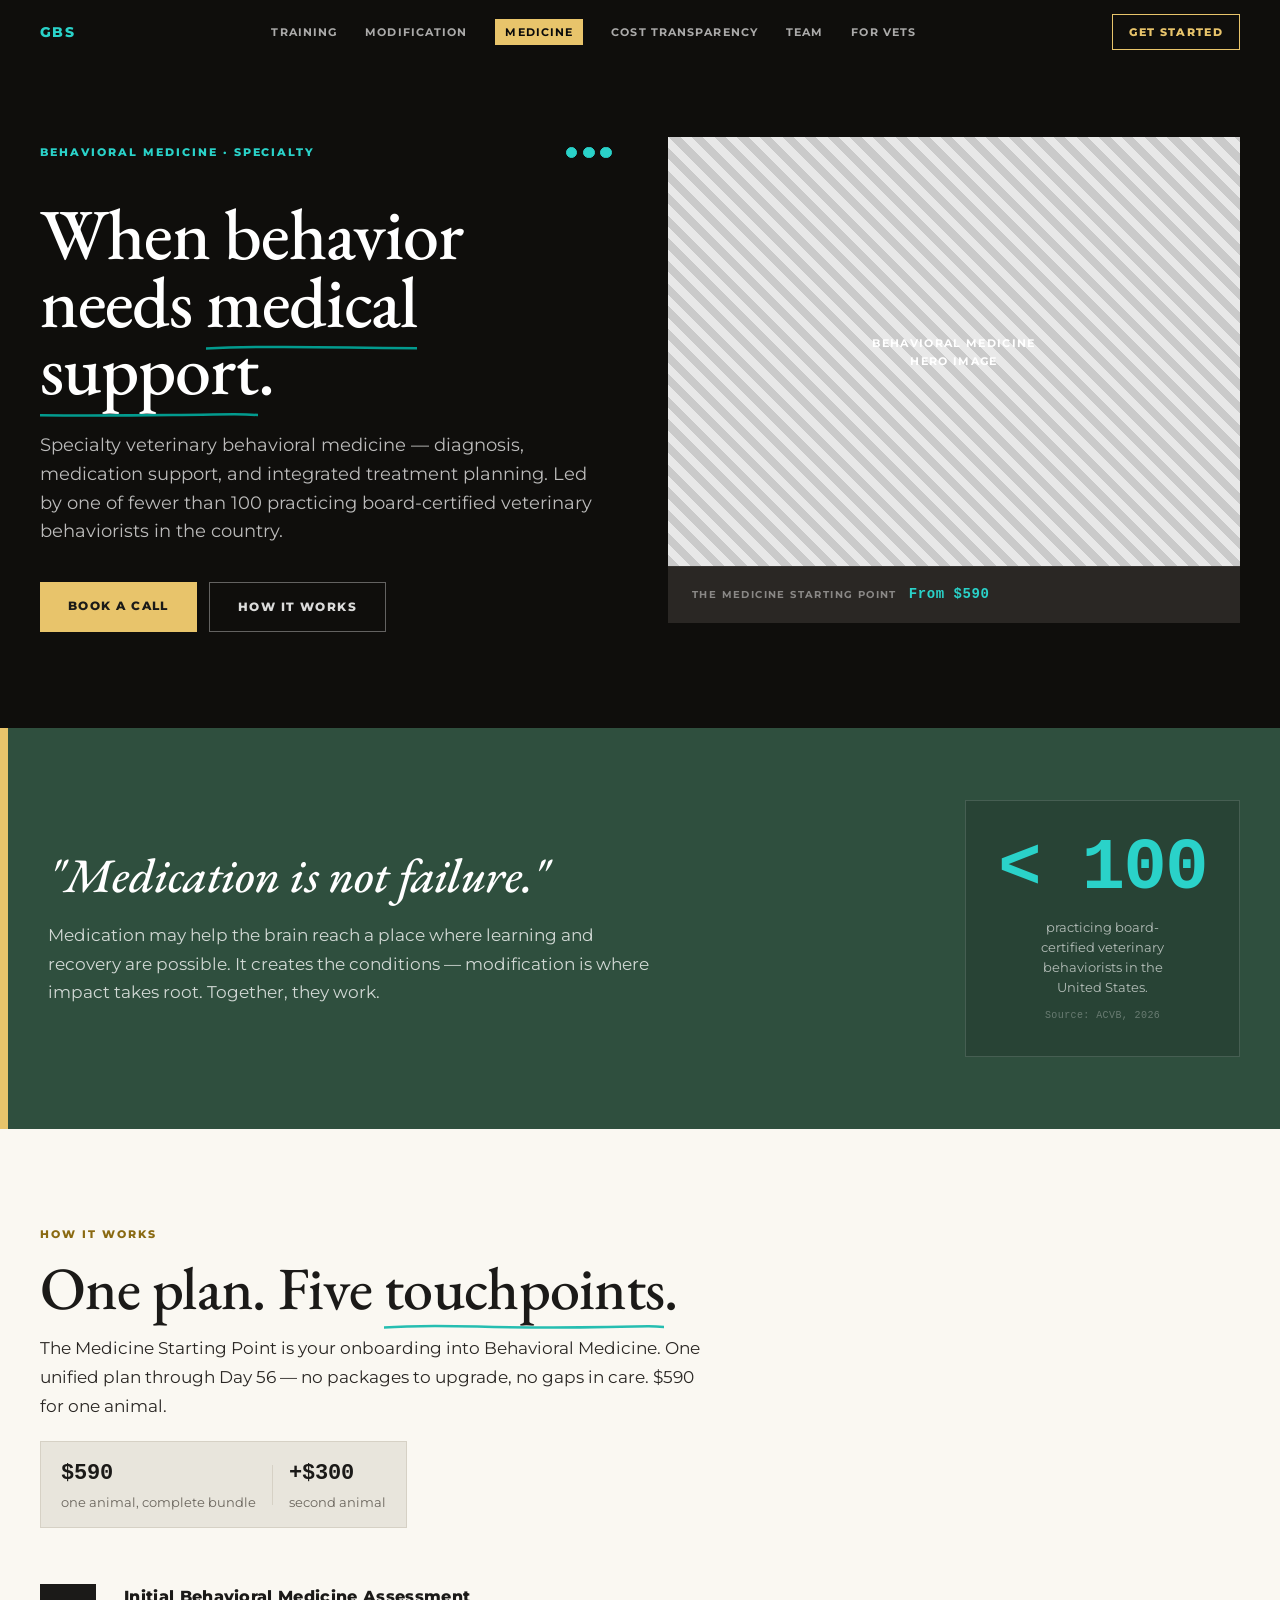
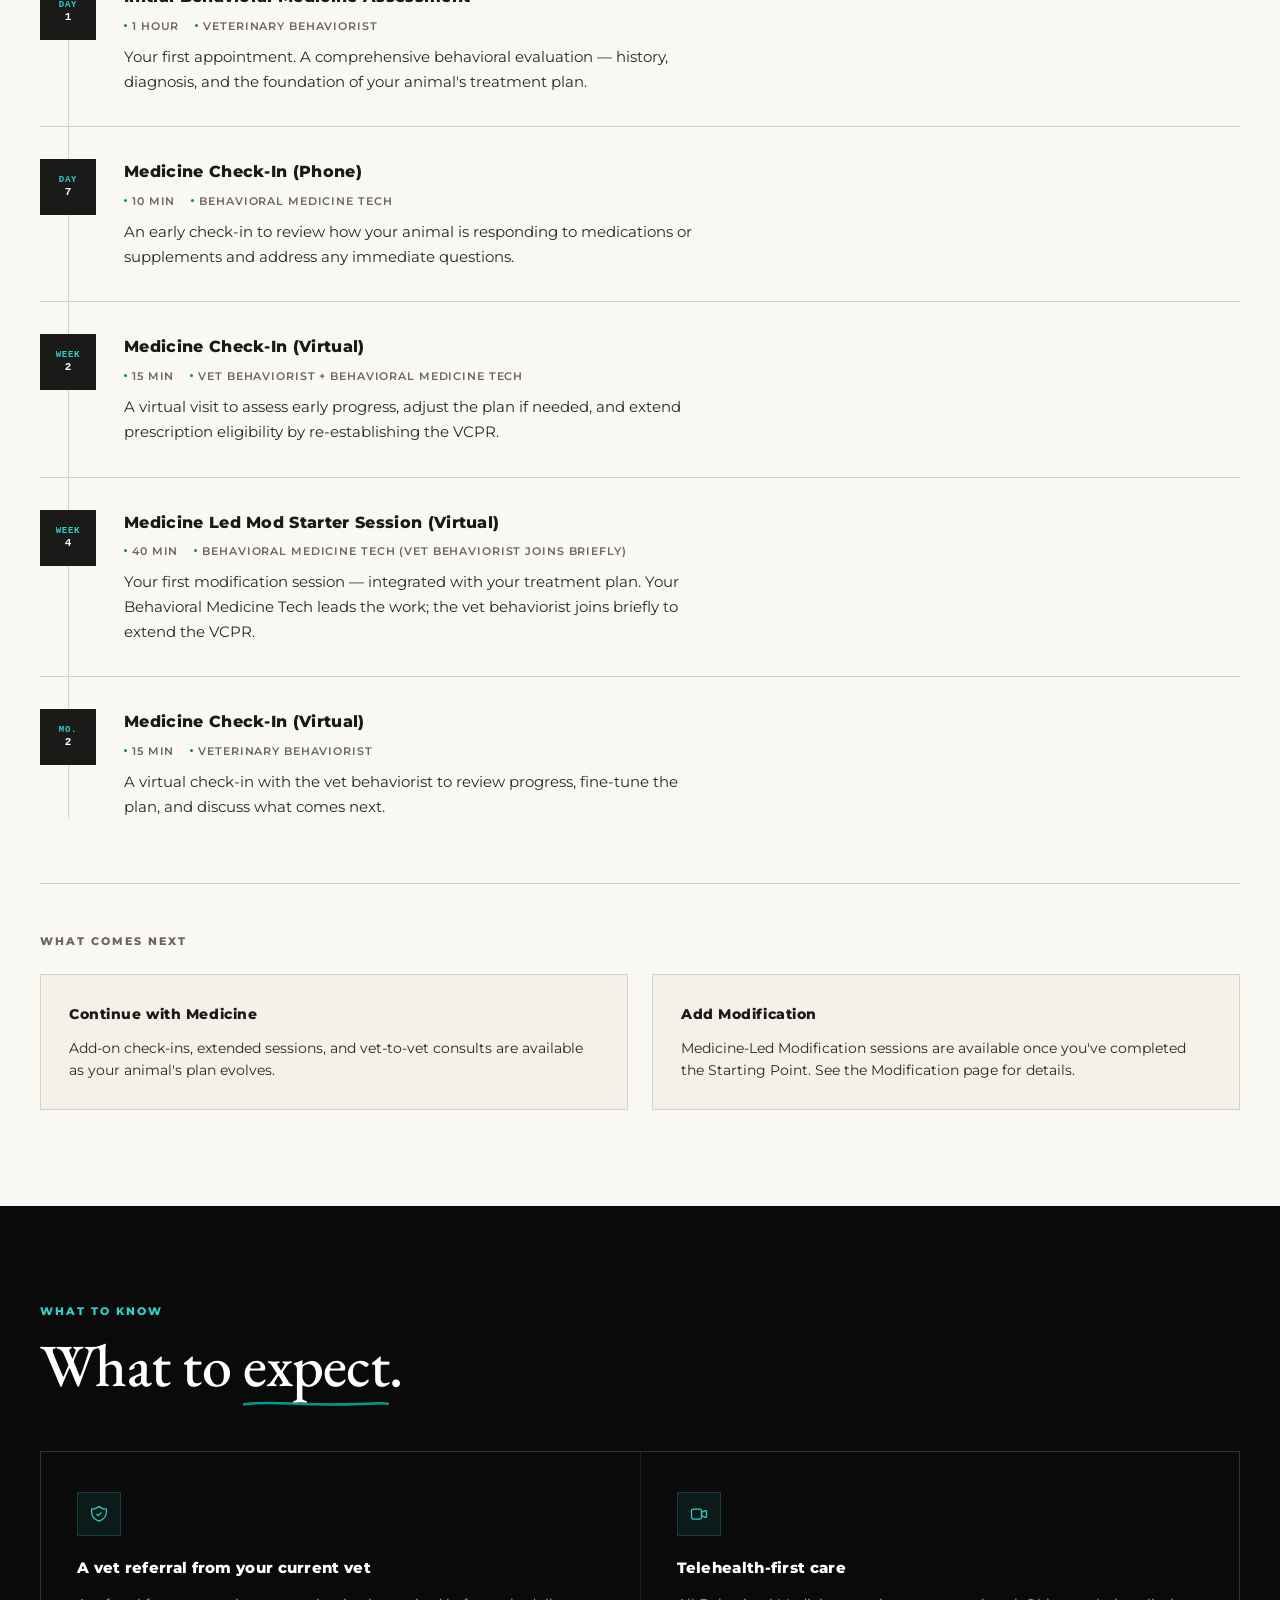
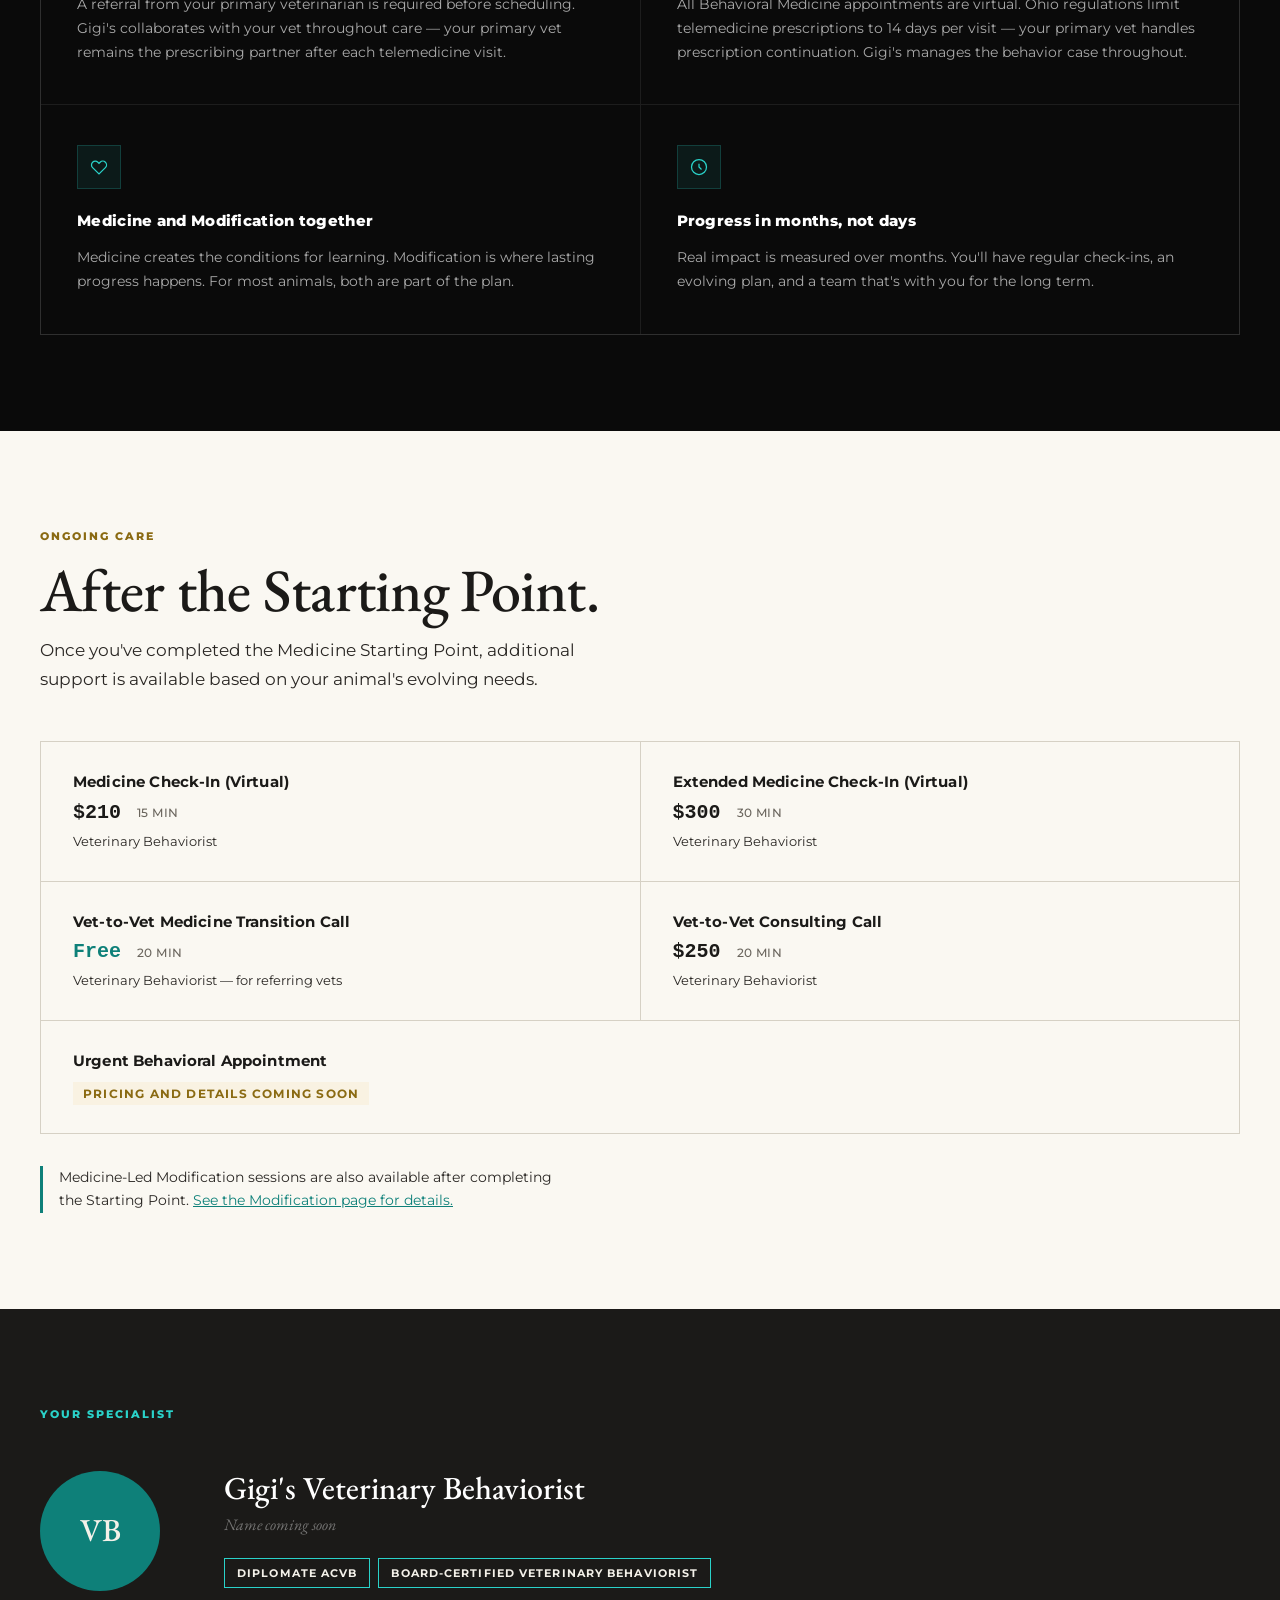
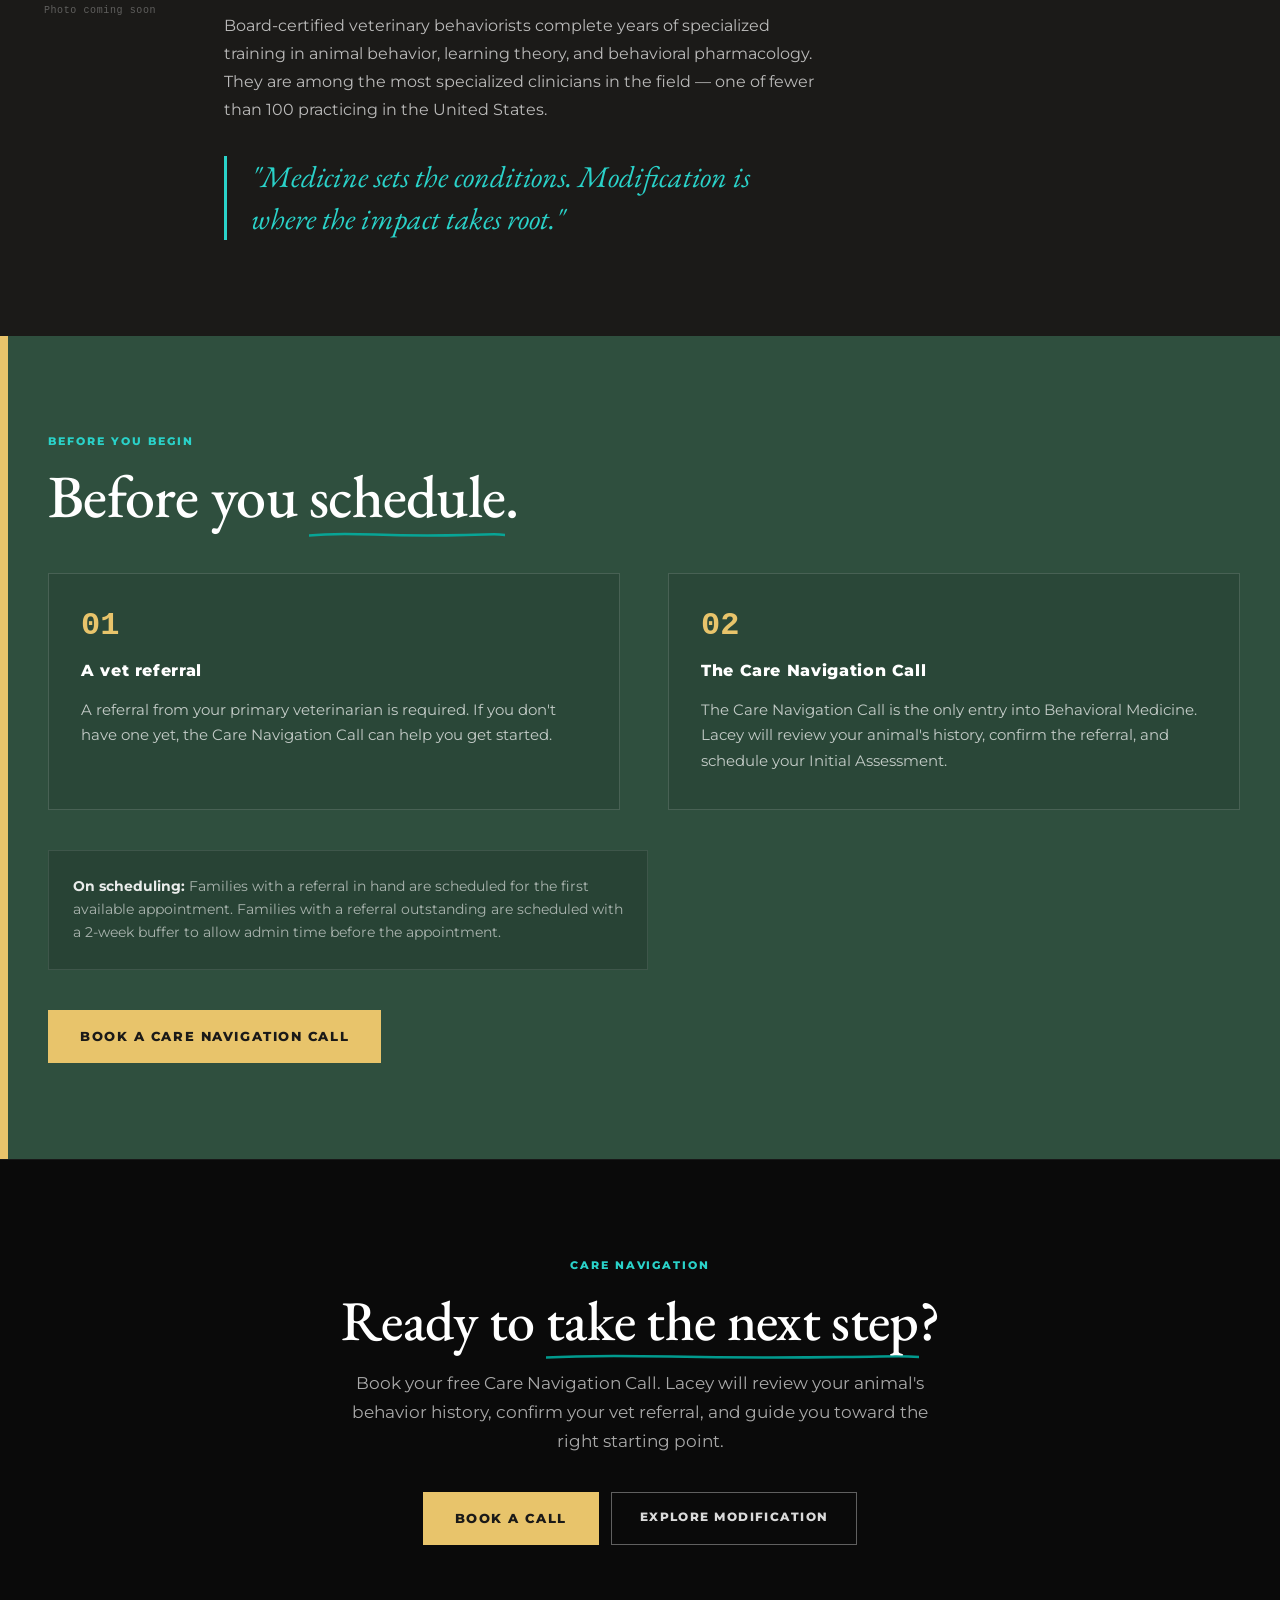
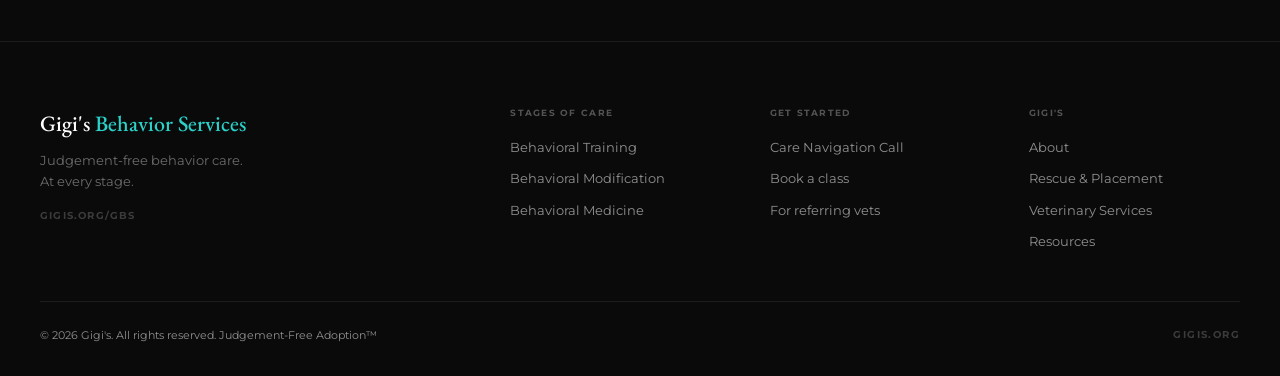
<file: medicine.html>
<!DOCTYPE html>
<html lang="en">
<head>
<meta charset="UTF-8">
<meta name="viewport" content="width=device-width, initial-scale=1.0">
<title>GBS Behavioral Medicine</title>
<link rel="preconnect" href="https://fonts.googleapis.com">
<link rel="preconnect" href="https://fonts.gstatic.com" crossorigin>
<link href="https://fonts.googleapis.com/css2?family=Montserrat:wght@400;500;600;700;800;900&family=EB+Garamond:ital,wght@0,400;0,500;0,600;1,400;1,500;1,600&display=swap" rel="stylesheet">

<link rel="stylesheet" href="gbs-shared.css">
<style>
/* ── Layout: single-column sections alternating dark/cream as GBS reference ── */
:root /* page overrides */ {
  --hero-bg: #0F0E0C;
}

html { scroll-behavior: smooth; -webkit-text-size-adjust: 100%; }
body {
  background: var(--black);
  color: var(--ink);
  font-family: var(--font-body);
  line-height: 1.65;
  overflow-x: hidden;
}
img { max-width: 100%; display: block; }
a { color: inherit; }
::selection { background: var(--teal); color: var(--black); }

/* ── PROGRESS BAR ── */
#progress-bar {
  position: fixed; top: 0; left: 0; height: 3px; width: 0;
  background: var(--butter); z-index: 100; pointer-events: none;
  transition: width 80ms linear;
}

/* ── NAV ── */
#nav {
  position: fixed; top: env(safe-area-inset-top, 0px); left: 0; right: 0;
  z-index: 90; transition: background var(--transition), backdrop-filter var(--transition);
}
.nav-inner {
  display: flex; align-items: center; justify-content: space-between;
  max-width: 1280px; margin: 0 auto;
  padding: 14px 40px;
}
#nav.scrolled {
  background: rgba(10,10,10,0.94);
  backdrop-filter: blur(10px);
  -webkit-backdrop-filter: blur(10px);
  border-bottom: 1px solid rgba(255,255,255,0.08);
}
.nav-brand { text-decoration: none; display: flex; align-items: center; }
.nav-logo-placeholder {
  font-family: var(--font-body);
  font-size: 14px; font-weight: 800; letter-spacing: 0.1em;
  color: var(--teal);
}
.nav-links { display: flex; align-items: center; gap: 28px; }
.nav-links a {
  font-family: var(--font-body); font-weight: 700; font-size: 11px;
  letter-spacing: 0.1em; text-transform: uppercase; text-decoration: none;
  color: rgba(255,255,255,0.65); transition: color var(--transition);
}

.nav-link-active {
  background: var(--butter);
  color: var(--black) !important;
  padding: 4px 10px;
}

.nav-cta {
  font-family: var(--font-body); font-weight: 800; font-size: 11px;
  letter-spacing: 0.12em; text-transform: uppercase; text-decoration: none;
  border: 1.5px solid var(--butter); color: var(--butter);
  padding: 8px 16px; transition: background var(--transition), color var(--transition);
}
.nav-cta:hover { background: var(--butter); color: var(--black); }
#nav-burger {
  display: none; flex-direction: column; justify-content: center;
  gap: 5px; background: none; border: none; cursor: pointer; padding: 4px;
}
#nav-burger span {
  display: block; width: 22px; height: 1.5px; background: rgba(255,255,255,0.8);
  transition: transform var(--transition), opacity var(--transition);
}
#nav-mobile-menu {
  display: none; flex-direction: column;
  background: rgba(10,10,10,0.97);
  border-top: 1px solid rgba(255,255,255,0.08);
  padding: 20px 24px 28px;
  gap: 4px;
}
#nav-mobile-menu.open { display: flex; }
#nav-mobile-menu a {
  font-family: var(--font-body); font-weight: 700; font-size: 13px;
  letter-spacing: 0.1em; text-transform: uppercase; text-decoration: none;
  color: rgba(255,255,255,0.7); padding: 12px 0;
  border-bottom: 1px solid rgba(255,255,255,0.06);
  transition: color var(--transition);
}
#nav-mobile-menu a:last-child { border-bottom: none; }
#nav-mobile-menu a:hover { color: #fff; }
.nav-mobile-cta {
  margin-top: 12px; font-weight: 800 !important;
  border: 1.5px solid var(--butter) !important; color: var(--butter) !important;
  padding: 12px 0 !important; text-align: center;
  border-bottom: 1.5px solid var(--butter) !important;
}

/* ── LAYOUT HELPERS ── */
.section-inner {
  max-width: 1280px; margin: 0 auto;
  padding: 0 40px;
}
.section-pad { padding: 96px 0; }
.section-pad-sm { padding: 72px 0; }

/* ── REVEAL ANIMATION ── */

.reveal.visible { opacity: 1; transform: translateY(0); }
.reveal-d1 { transition-delay: 80ms; }
.reveal-d2 { transition-delay: 160ms; }
.reveal-d3 { transition-delay: 240ms; }
.reveal-d4 { transition-delay: 320ms; }

/* ── IMAGE PLACEHOLDER ── */
.img-placeholder {
  background: repeating-linear-gradient(
    45deg, #cacaca, #cacaca 8px, #e8e8e8 8px, #e8e8e8 16px
  );
  display: flex; align-items: center; justify-content: center;
  font-family: var(--font-body); font-size: 11px; font-weight: 700;
  letter-spacing: 0.12em; text-transform: uppercase;
  color: #fff; text-align: center; padding: 20px;
}

/* ── EYEBROW ── */
.eyebrow {
  font-family: var(--font-body); font-weight: 800; font-size: 11px;
  letter-spacing: 0.18em; text-transform: uppercase;
  color: var(--teal); display: block; margin-bottom: 16px;
}
.eyebrow-cream { color: var(--butter-text); }

/* ── SECTION HEADLINE EM STROKE ── */
.hero-h em, .section-h em {
  font-style: normal;
  background-image: url("data:image/svg+xml,%3Csvg xmlns='http://www.w3.org/2000/svg' width='100%25' height='8' viewBox='0 0 300 8' preserveAspectRatio='none'%3E%3Cpath d='M0 5.5 C20 4, 60 3.5, 100 4.5 S180 6, 240 5 S280 4, 300 5' stroke='%2300B4A6' stroke-width='2.5' stroke-linecap='round' fill='none' opacity='0.85'/%3E%3C/svg%3E");
  background-repeat: no-repeat; background-position: 0 100%;
  background-size: 100% 8px; padding-bottom: 3px; display: inline;
}

/* ── SECTION HEADLINE ── */
.section-h {
  font-family: var(--font-display); font-weight: 500;
  font-size: clamp(36px, 5.5vw, 60px);
  line-height: 0.98; letter-spacing: -0.012em;
  text-wrap: balance;
}

/* ── PULL-QUOTE em ── */
.pull-quote em { font-style: italic; color: var(--teal); }

/* ── ================================================== ── */
/* 01 — HERO                                              */
/* ── ================================================== ── */
.hero {
  background: var(--hero-bg);
  color: #fff;
  padding-top: calc(80px + env(safe-area-inset-top, 0px));
  padding-bottom: 0;
  position: relative;
  overflow: hidden;
}
.hero-grid {
  display: grid;
  grid-template-columns: 1fr 1fr;
  gap: 56px;
  align-items: center;
  padding-top: 48px;
}
.hero-eyebrow-row {
  display: flex; align-items: center; justify-content: space-between;
  margin-bottom: 24px;
}
.hero-stage-num {
  font-family: var(--font-mono); font-size: 48px; font-weight: 700;
  color: var(--teal); letter-spacing: -0.02em; line-height: 1;
  opacity: 0.6; align-self: flex-end;
}
.hero-h {
  font-family: var(--font-display); font-weight: 500;
  font-size: clamp(46px, 7.5vw, 72px);
  line-height: 0.94; letter-spacing: -0.014em;
  margin-bottom: 28px; text-wrap: balance;
}
.hero-sub {
  font-size: clamp(15px, 1.8vw, 18px); line-height: 1.6;
  color: rgba(255,255,255,0.72); max-width: 48ch; margin-bottom: 36px;
}
.hero-ctas { display: flex; flex-wrap: wrap; gap: 12px; }
.btn-primary {
  display: inline-block; text-decoration: none;
  font-family: var(--font-body); font-weight: 800; font-size: 12px;
  letter-spacing: 0.12em; text-transform: uppercase;
  background: var(--butter); color: var(--ink);
  padding: 14px 28px; border: none; cursor: pointer;
  transition: opacity var(--transition);
}
.btn-primary:hover { opacity: 0.88; }
.btn-ghost {
  display: inline-block; text-decoration: none;
  font-family: var(--font-body); font-weight: 800; font-size: 12px;
  letter-spacing: 0.12em; text-transform: uppercase;
  border: 1.5px solid rgba(255,255,255,0.35); color: rgba(255,255,255,0.85);
  padding: 14px 28px;
  transition: border-color var(--transition), color var(--transition);
}
.btn-ghost:hover { border-color: #fff; color: #fff; }
.hero-image-col { position: relative; }
.hero-img {
  width: 100%; aspect-ratio: 4 / 3;
  min-height: 320px;
}
.price-anchor {
  background: var(--ink-warm);
  padding: 16px 24px;
  display: flex; align-items: center; gap: 12px;
  border-top: 1px solid rgba(255,255,255,0.06);
}
.price-anchor-label {
  font-family: var(--font-body); font-weight: 700; font-size: 10px;
  letter-spacing: 0.14em; text-transform: uppercase;
  color: rgba(255,255,255,0.45);
}
.price-anchor-price {
  font-family: var(--font-mono); font-size: 14px; font-weight: 700;
  color: var(--teal); letter-spacing: 0.04em;
}

/* ── ================================================== ── */
/* 02 — REFRAME (kale bg)                                 */
/* ── ================================================== ── */
.reframe {
  background: var(--kale);
  color: #fff;
  border-left: 8px solid var(--butter);
}
.reframe-inner {
  display: grid;
  grid-template-columns: 1fr auto;
  gap: 48px;
  align-items: center;
}
.reframe-quote {
  font-family: var(--font-display); font-weight: 500;
  font-size: clamp(28px, 4.5vw, 48px);
  line-height: 1.06; letter-spacing: -0.01em;
  font-style: italic; color: #fff;
  margin-bottom: 20px;
}
.reframe-body {
  font-size: 17px; line-height: 1.7;
  color: rgba(255,255,255,0.78); max-width: 56ch;
}
.reframe-stat {
  text-align: center; min-width: 200px; flex-shrink: 0;
  padding: 32px; border: 1px solid rgba(255,255,255,0.14);
  background: rgba(0,0,0,0.15);
}
.reframe-stat-num {
  font-family: var(--font-mono); font-size: 72px; font-weight: 700;
  color: var(--teal); line-height: 1; letter-spacing: -0.02em;
}
.reframe-stat-label {
  font-size: 13px; line-height: 1.55;
  color: rgba(255,255,255,0.65); margin-top: 12px; max-width: 18ch;
  margin-left: auto; margin-right: auto;
}
.reframe-stat-source {
  font-family: var(--font-mono); font-size: 10px;
  color: rgba(255,255,255,0.3); margin-top: 10px;
  letter-spacing: 0.04em;
}

/* ── ================================================== ── */
/* 03 — TIMELINE (cream bg)                               */
/* ── ================================================== ── */
.timeline-section { background: var(--cream-soft); }
.timeline-intro {
  max-width: 680px; margin-bottom: 56px;
}
.timeline-intro p {
  font-size: 17px; line-height: 1.7; color: var(--ink-warm); margin-top: 16px;
}
.timeline-pricing {
  display: inline-flex; align-items: center; gap: 16px; margin-top: 20px;
  padding: 14px 20px; border: 1px solid var(--gray-line); background: var(--cream-deep);
}
.timeline-pricing-main {
  font-family: var(--font-mono); font-size: 22px; font-weight: 700;
  color: var(--ink); letter-spacing: -0.01em;
}
.timeline-pricing-add {
  font-size: 13px; color: var(--gray-warm);
}

/* Vertical timeline */
.timeline { position: relative; padding-left: 0; }
.timeline::before {
  content: ''; position: absolute;
  left: 28px; top: 0; bottom: 0;
  width: 1px; background: var(--gray-line);
}
.timeline-step {
  display: grid; grid-template-columns: 56px 1fr;
  gap: 0 28px; margin-bottom: 0; position: relative;
}
.timeline-step:not(:last-child) { margin-bottom: 0; }
.timeline-step + .timeline-step { border-top: 1px solid var(--gray-line); padding-top: 32px; margin-top: 32px; }

.timeline-dot {
  width: 56px; height: 56px; flex-shrink: 0;
  background: var(--ink); color: #fff;
  display: flex; flex-direction: column; align-items: center; justify-content: center;
  position: relative; z-index: 1;
}
.timeline-dot-label {
  font-family: var(--font-mono); font-size: 9px; font-weight: 700;
  letter-spacing: 0.08em; text-transform: uppercase;
  color: var(--teal); line-height: 1; margin-bottom: 2px;
}
.timeline-dot-day {
  font-family: var(--font-mono); font-size: 11px; font-weight: 700;
  color: #fff; line-height: 1;
}
.timeline-content { padding-bottom: 0; }
.timeline-appt-name {
  font-family: var(--font-body); font-weight: 800; font-size: 16px;
  letter-spacing: 0.02em; color: var(--ink); margin-bottom: 6px;
}
.timeline-meta {
  display: flex; flex-wrap: wrap; gap: 6px 16px; margin-bottom: 10px;
}
.timeline-chip {
  font-family: var(--font-body); font-weight: 600; font-size: 11px;
  letter-spacing: 0.08em; text-transform: uppercase;
  color: var(--gray-warm); display: flex; align-items: center; gap: 5px;
}
.timeline-chip::before {
  content: ''; width: 3px; height: 3px; border-radius: 50%;
  background: var(--teal-deep); flex-shrink: 0;
}
.timeline-desc {
  font-size: 15px; line-height: 1.65; color: var(--ink-warm); max-width: 58ch;
}

/* What comes next */
.what-next {
  margin-top: 64px; padding-top: 48px;
  border-top: 1px solid var(--gray-line);
}
.what-next-title {
  font-family: var(--font-body); font-weight: 800; font-size: 11px;
  letter-spacing: 0.18em; text-transform: uppercase;
  color: var(--gray-warm); margin-bottom: 24px;
}
.what-next-grid {
  display: grid; grid-template-columns: 1fr 1fr; gap: 24px;
}
.what-next-card {
  padding: 28px; border: 1px solid var(--gray-line);
  background: var(--cream);
}
.what-next-card-title {
  font-family: var(--font-body); font-weight: 800; font-size: 14px;
  letter-spacing: 0.04em; color: var(--ink); margin-bottom: 10px;
}
.what-next-card p {
  font-size: 14px; line-height: 1.6; color: var(--ink-warm);
}

/* ── ================================================== ── */
/* 04 — WHAT TO EXPECT (black bg)                         */
/* ── ================================================== ── */
.expect-section {
  background: var(--black); color: #fff;
}
.expect-grid {
  display: grid; grid-template-columns: repeat(2, 1fr);
  gap: 1px; background: rgba(255,255,255,0.08);
  border: 1px solid rgba(255,255,255,0.08);
  margin-top: 56px;
}
.expect-card {
  background: var(--black);
  padding: 40px 36px;
}
.expect-icon {
  width: 44px; height: 44px; margin-bottom: 20px;
  background: rgba(42,210,201,0.08);
  border: 1px solid rgba(42,210,201,0.2);
  display: flex; align-items: center; justify-content: center;
}
.expect-icon svg { width: 20px; height: 20px; stroke: var(--teal); fill: none; stroke-width: 1.5; }
.expect-card-title {
  font-family: var(--font-body); font-weight: 800; font-size: 15px;
  letter-spacing: 0.02em; color: #fff; margin-bottom: 12px;
}
.expect-card p {
  font-size: 14px; line-height: 1.7;
  color: rgba(255,255,255,0.65);
}

/* ── ================================================== ── */
/* 05 — ADD-ONS (cream bg)                                */
/* ── ================================================== ── */
.addons-section { background: var(--cream-soft); }
.addons-intro {
  max-width: 600px; font-size: 17px; line-height: 1.7;
  color: var(--ink-warm); margin-top: 16px; margin-bottom: 48px;
}
.addons-grid {
  display: grid; grid-template-columns: repeat(2, 1fr);
  gap: 1px; background: var(--gray-line);
  border: 1px solid var(--gray-line); margin-bottom: 32px;
}
.addon-card {
  background: var(--cream-soft);
  padding: 28px 32px;
  display: flex; flex-direction: column; gap: 8px;
}
.addon-name {
  font-family: var(--font-body); font-weight: 700; font-size: 15px;
  color: var(--ink); letter-spacing: 0.01em;
}
.addon-meta {
  display: flex; align-items: center; gap: 16px; flex-wrap: wrap;
}
.addon-price {
  font-family: var(--font-mono); font-size: 20px; font-weight: 700;
  color: var(--ink); line-height: 1;
}
.addon-price.free { color: var(--teal-deep); }
.addon-detail {
  font-size: 12px; color: var(--gray-warm);
  font-family: var(--font-body); font-weight: 500;
  letter-spacing: 0.04em; text-transform: uppercase;
}
.addon-provider {
  font-size: 13px; color: var(--ink-warm);
}
.addon-coming-soon {
  font-family: var(--font-body); font-weight: 700; font-size: 12px;
  letter-spacing: 0.1em; text-transform: uppercase;
  color: var(--butter-text); background: rgba(232,196,107,0.12);
  padding: 2px 10px; align-self: flex-start;
}
.addons-note {
  font-size: 14px; line-height: 1.65; color: var(--ink-warm);
  border-left: 3px solid var(--teal-deep); padding-left: 16px;
  max-width: 58ch;
}
.addons-note a { color: var(--teal-deep); text-decoration: underline; }

/* ── ================================================== ── */
/* 06 — ABOUT THE SPECIALIST (ink bg)                     */
/* ── ================================================== ── */
.specialist-section {
  background: var(--ink); color: #fff;
}
.specialist-inner {
  display: grid; grid-template-columns: auto 1fr;
  gap: 64px; align-items: flex-start;
}
.specialist-left { flex-shrink: 0; }
.specialist-avatar {
  width: 120px; height: 120px; border-radius: 50%;
  background: var(--teal-deep);
  display: flex; align-items: center; justify-content: center;
  font-family: var(--font-display); font-size: 32px; font-weight: 500;
  color: var(--cream); margin-bottom: 12px;
  position: relative;
}
.specialist-avatar-note {
  font-family: var(--font-mono); font-size: 10px; font-weight: 400;
  color: rgba(255,255,255,0.3); letter-spacing: 0.06em; text-align: center;
}
.specialist-title {
  font-family: var(--font-display); font-weight: 500;
  font-size: clamp(24px, 3vw, 32px); line-height: 1.1;
  color: #fff; margin-bottom: 6px;
}
.specialist-name-pending {
  font-family: var(--font-display); font-style: italic;
  font-size: 16px; color: rgba(255,255,255,0.4); margin-bottom: 20px;
}
.credential-chips {
  display: flex; flex-wrap: wrap; gap: 8px; margin-bottom: 24px;
}
.credential-chip {
  font-family: var(--font-body); font-weight: 700; font-size: 11px;
  letter-spacing: 0.1em; text-transform: uppercase;
  border: 1px solid var(--teal); color: var(--cream);
  padding: 5px 12px;
}
.specialist-body {
  font-size: 16px; line-height: 1.75;
  color: rgba(255,255,255,0.7); max-width: 54ch; margin-bottom: 32px;
}
.specialist-pull-quote {
  font-family: var(--font-display); font-style: italic;
  font-size: clamp(22px, 3vw, 30px); line-height: 1.3;
  color: var(--teal); max-width: 42ch; line-height: 1.4;
  border-left: 3px solid var(--teal); padding-left: 24px;
}

/* ── ================================================== ── */
/* 07 — ENTRY REQUIREMENTS (kale bg)                      */
/* ── ================================================== ── */
.entry-section {
  background: var(--kale);
  color: #fff;
  border-left: 8px solid var(--butter);
}
.entry-grid {
  display: grid; grid-template-columns: 1fr 1fr;
  gap: 48px; margin-top: 48px;
}
.entry-req {
  padding: 36px 32px; border: 1px solid rgba(255,255,255,0.14);
  background: rgba(0,0,0,0.1);
}
.entry-req-num {
  font-family: var(--font-mono); font-size: 32px; font-weight: 700;
  color: var(--butter); line-height: 1; margin-bottom: 16px;
}
.entry-req-title {
  font-family: var(--font-body); font-weight: 800; font-size: 16px;
  letter-spacing: 0.04em; color: #fff; margin-bottom: 12px;
}
.entry-req p {
  font-size: 15px; line-height: 1.7; color: rgba(255,255,255,0.72);
}
.entry-schedule-note {
  margin-top: 40px; padding: 24px; background: rgba(0,0,0,0.15);
  border: 1px solid rgba(255,255,255,0.1); max-width: 600px;
  font-size: 14px; line-height: 1.65; color: rgba(255,255,255,0.6);
}
.entry-schedule-note strong { color: rgba(255,255,255,0.9); font-weight: 700; }
.entry-cta-wrap { margin-top: 40px; }
.btn-butter {
  display: inline-block; text-decoration: none;
  font-family: var(--font-body); font-weight: 800; font-size: 13px;
  letter-spacing: 0.12em; text-transform: uppercase;
  background: var(--butter); color: var(--ink);
  padding: 16px 32px; transition: opacity var(--transition);
}
.btn-butter:hover { opacity: 0.88; }

/* ── ================================================== ── */
/* 08 — CTA BAND (black)                                  */
/* ── ================================================== ── */
#cta-band {
  background: var(--black); color: #fff;
  text-align: center;
  border-top: 1px solid rgba(255,255,255,0.06);
}
.cta-band-eyebrow {
  font-family: var(--font-body); font-weight: 800; font-size: 11px;
  letter-spacing: 0.18em; text-transform: uppercase;
  color: var(--teal); margin-bottom: 20px;
}
.cta-band-h {
  font-family: var(--font-display); font-weight: 500;
  font-size: clamp(36px, 5vw, 56px);
  line-height: 0.98; letter-spacing: -0.012em;
  margin-bottom: 20px; text-wrap: balance;
}
.cta-band-body {
  font-size: 17px; line-height: 1.7;
  color: rgba(255,255,255,0.65);
  max-width: 54ch; margin: 0 auto 36px;
}
.cta-band-actions {
  display: flex; flex-wrap: wrap; justify-content: center; gap: 12px;
}

/* ── FOOTER ── */
footer { background: var(--black); color: rgba(255,255,255,0.55); padding: 64px 0 32px; border-top: 1px solid rgba(255,255,255,0.08); }

.footer-links { display: flex; flex-direction: column; gap: 10px; }

/* ── BOTTOM STAGE BAR ── */

/* ── RESPONSIVE ── */
@media (max-width: 900px) {
  .nav-links { display: none; }
  #nav-burger { display: flex; }
  .hero-grid { grid-template-columns: 1fr; gap: 40px; }
  .hero-stage-num { font-size: 32px; }
  .reframe-inner { grid-template-columns: 1fr; }
  .reframe-stat { min-width: unset; }
  .specialist-inner { grid-template-columns: 1fr; gap: 40px; }
  .entry-grid { grid-template-columns: 1fr; gap: 24px; }
  .expect-grid { grid-template-columns: 1fr; }
  .addons-grid { grid-template-columns: 1fr; }
  .what-next-grid { grid-template-columns: 1fr; }
  .footer-grid { grid-template-columns: 1fr 1fr; gap: 32px; }
  .sticky-sidebar { display: none; }
  .section-inner { padding: 0 20px; }
  .nav-inner { padding: 14px 20px; }
}

@media (max-width: 600px) {
  .footer-grid { grid-template-columns: 1fr; }
  .hero-ctas { flex-direction: column; }
  .btn-primary, .btn-ghost, .btn-butter { width: 100%; text-align: center; }
  .timeline::before { left: 20px; }
  .timeline-step { grid-template-columns: 40px 1fr; gap: 0 16px; }
  .timeline-dot { width: 40px; height: 40px; }
  .timeline-dot-label { font-size: 7px; }
  .timeline-dot-day { font-size: 9px; }
}

@media (prefers-reduced-motion: reduce) {
  .reveal { transition: none; }
}
</style>
</head>
<body>
<!-- Progress bar -->
<div id="progress-bar"></div>

<!-- NAV -->
<nav id="nav">
  <div class="nav-inner">
    <a href="index.html" class="nav-brand">
      <span class="nav-logo-placeholder" style="color:var(--teal);font-weight:800;font-size:14px;letter-spacing:0.1em;">GBS</span>
    </a>
    <div class="nav-links">
      <a href="training.html">Training</a>
      <a href="modification.html">Modification</a>
      <a href="medicine.html" class="nav-link-active">Medicine</a>
      <a href="pricing.html">Cost Transparency</a>
      <a href="meet-the-team.html">Team</a>
      <a href="referring-vets.html">For Vets</a>
    </div>
    <div class="nav-right">
      <a href="#cta-band" class="nav-cta">Get started</a>
      <button id="nav-burger" aria-label="Open menu" aria-expanded="false">
        <span></span><span></span><span></span>
      </button>
    </div>
  </div>
  <div id="nav-mobile-menu">
    <a href="training.html">Training</a>
    <a href="modification.html">Modification</a>
    <a href="medicine.html">Medicine</a>
    <a href="pricing.html">Pricing</a>
    <a href="meet-the-team.html">Meet the Team</a>
    <a href="#cta-band" class="nav-mobile-cta">Get started</a>
  </div>
</nav>

<div id="stage-bar-wrap">
  <div id="stage-bar">
    <a href="training.html" class="sbar-item sbar-training ">
      <div class="sbar-eyebrow" style="color:rgba(255,255,255,0.85);">Foundations</div>
      <div class="sbar-label">Training</div>
      <div class="sbar-price">From $42</div>
    </a>
    <a href="modification.html" class="sbar-item sbar-mod ">
      <div class="sbar-eyebrow" style="color:var(--teal);">Support</div>
      <div class="sbar-label">Modification</div>
      <div class="sbar-price">From $250</div>
    </a>
    <a href="medicine.html" class="sbar-item sbar-med sbar-active">
      <div class="sbar-eyebrow" style="color:rgba(255,255,255,0.5);">Specialty</div>
      <div class="sbar-label">Medicine</div>
      <div class="sbar-price">From $590</div>
    </a>
    <a href="#cta-band" class="sbar-cta">
      <div class="sbar-cta-label">Not sure? Book a call <svg class="sbar-arrow" viewBox="0 0 32 16" aria-hidden="true"><path d="M2,9 C10,6.5 20,6 30,8 M2,10.2 C12,7.8 21,7.2 29,9"/><path d="M30,8 L23,4.8 M30,8 L24,12.5"/></svg></div>
    </a>
  </div>
  <div id="vet-bar">
    <div class="vbar-spacer"></div>
    <a href="referring-vets.html" class="vbar-link">
      <span class="vbar-eyebrow">For Vets</span>
      <span class="vbar-label">Referring Vets →</span>
    </a>
    <div class="vbar-spacer-cta"></div>
  </div>
</div>

<!-- ===== 01 HERO ===== -->
<section class="hero">
  <div class="section-inner" style="padding-top:0;padding-bottom:0;width:100%;">
    <div class="hero-grid section-pad" style="padding-top:48px;">
      <!-- LEFT -->
      <div>
        <div class="hero-eyebrow-row">
          <span class="eyebrow" style="margin-bottom:0;">Behavioral Medicine &middot; Specialty</span>
          <span class="hero-stage-num reveal"><span class="stage-dial" role="img" aria-label="Stage 3 of 3"><i class="on"></i><i class="on"></i><i class="on"></i></span></span>
        </div>
        <h1 class="hero-h reveal reveal-d1">
          When behavior needs <em>medical support</em>.
        </h1>
        <p class="hero-sub reveal reveal-d2">
          Specialty veterinary behavioral medicine — diagnosis, medication support, and integrated treatment planning. Led by one of fewer than 100 practicing board-certified veterinary behaviorists in the country.
        </p>
        <div class="hero-ctas reveal reveal-d3">
          <a href="#cta-band" class="btn-primary">Book a call</a>
          <a href="index.html#how-it-works" class="btn-ghost">How it works</a>
        </div>
      </div>
      <!-- RIGHT -->
      <div class="hero-image-col reveal reveal-d2">
        <div class="hero-img img-placeholder" style="min-height:340px;">
          Behavioral Medicine<br>Hero Image
        </div>
        <div class="price-anchor">
          <span class="price-anchor-label">The Medicine Starting Point</span>
          <span class="price-anchor-price">From $590</span>
        </div>
      </div>
    </div>
  </div>
</section>

<!-- ===== 02 REFRAME ===== -->
<section class="reframe section-pad-sm">
  <div class="section-inner">
    <div class="reframe-inner">
      <div class="reveal">
        <p class="reframe-quote">"Medication is not failure."</p>
        <p class="reframe-body">
          Medication may help the brain reach a place where learning and recovery are possible. It creates the conditions — modification is where impact takes root. Together, they work.
        </p>
      </div>
      <div class="reframe-stat reveal reveal-d2">
        <div class="reframe-stat-num">&lt; 100</div>
        <p class="reframe-stat-label">practicing board-certified veterinary behaviorists in the United States.</p>
        <p class="reframe-stat-source">Source: ACVB, 2026</p>
      </div>
    </div>
  </div>
</section>

<!-- ===== 03 MEDICINE STARTING POINT ===== -->
<section class="timeline-section section-pad">
  <div class="section-inner">
    <span class="eyebrow eyebrow-cream reveal">How it works</span>
    <h2 class="section-h reveal reveal-d1">
      One plan. Five <em>touchpoints</em>.
    </h2>

    <div class="timeline-intro reveal reveal-d2">
      <p>
        The Medicine Starting Point is your onboarding into Behavioral Medicine. One unified plan through Day 56 — no packages to upgrade, no gaps in care. $590 for one animal.
      </p>
      <div class="timeline-pricing">
        <div>
          <div class="timeline-pricing-main">$590</div>
          <div class="timeline-pricing-add">one animal, complete bundle</div>
        </div>
        <div style="width:1px;height:40px;background:var(--gray-line);"></div>
        <div>
          <div class="timeline-pricing-main">+$300</div>
          <div class="timeline-pricing-add">second animal</div>
        </div>
      </div>
    </div>

    <div class="timeline">
      <!-- Step 1 -->
      <div class="timeline-step reveal">
        <div style="display:flex;flex-direction:column;align-items:center;gap:0;">
          <div class="timeline-dot">
            <span class="timeline-dot-label">Day</span>
            <span class="timeline-dot-day">1</span>
          </div>
        </div>
        <div class="timeline-content">
          <div class="timeline-appt-name">Initial Behavioral Medicine Assessment</div>
          <div class="timeline-meta">
            <span class="timeline-chip">1 hour</span>
            <span class="timeline-chip">Veterinary Behaviorist</span>
          </div>
          <p class="timeline-desc">
            Your first appointment. A comprehensive behavioral evaluation — history, diagnosis, and the foundation of your animal's treatment plan.
          </p>
        </div>
      </div>

      <!-- Step 2 -->
      <div class="timeline-step reveal reveal-d1">
        <div class="timeline-dot">
          <span class="timeline-dot-label">Day</span>
          <span class="timeline-dot-day">7</span>
        </div>
        <div class="timeline-content">
          <div class="timeline-appt-name">Medicine Check-In (Phone)</div>
          <div class="timeline-meta">
            <span class="timeline-chip">10 min</span>
            <span class="timeline-chip">Behavioral Medicine Tech</span>
          </div>
          <p class="timeline-desc">
            An early check-in to review how your animal is responding to medications or supplements and address any immediate questions.
          </p>
        </div>
      </div>

      <!-- Step 3 -->
      <div class="timeline-step reveal reveal-d2">
        <div class="timeline-dot">
          <span class="timeline-dot-label">Week</span>
          <span class="timeline-dot-day">2</span>
        </div>
        <div class="timeline-content">
          <div class="timeline-appt-name">Medicine Check-In (Virtual)</div>
          <div class="timeline-meta">
            <span class="timeline-chip">15 min</span>
            <span class="timeline-chip">Vet Behaviorist + Behavioral Medicine Tech</span>
          </div>
          <p class="timeline-desc">
            A virtual visit to assess early progress, adjust the plan if needed, and extend prescription eligibility by re-establishing the VCPR.
          </p>
        </div>
      </div>

      <!-- Step 4 -->
      <div class="timeline-step reveal reveal-d3">
        <div class="timeline-dot">
          <span class="timeline-dot-label">Week</span>
          <span class="timeline-dot-day">4</span>
        </div>
        <div class="timeline-content">
          <div class="timeline-appt-name">Medicine Led Mod Starter Session (Virtual)</div>
          <div class="timeline-meta">
            <span class="timeline-chip">40 min</span>
            <span class="timeline-chip">Behavioral Medicine Tech (Vet Behaviorist joins briefly)</span>
          </div>
          <p class="timeline-desc">
            Your first modification session — integrated with your treatment plan. Your Behavioral Medicine Tech leads the work; the vet behaviorist joins briefly to extend the VCPR.
          </p>
        </div>
      </div>

      <!-- Step 5 -->
      <div class="timeline-step reveal reveal-d4">
        <div class="timeline-dot">
          <span class="timeline-dot-label">Mo.</span>
          <span class="timeline-dot-day">2</span>
        </div>
        <div class="timeline-content">
          <div class="timeline-appt-name">Medicine Check-In (Virtual)</div>
          <div class="timeline-meta">
            <span class="timeline-chip">15 min</span>
            <span class="timeline-chip">Veterinary Behaviorist</span>
          </div>
          <p class="timeline-desc">
            A virtual check-in with the vet behaviorist to review progress, fine-tune the plan, and discuss what comes next.
          </p>
        </div>
      </div>
    </div>

    <!-- What comes next -->
    <div class="what-next reveal">
      <p class="what-next-title">What comes next</p>
      <div class="what-next-grid">
        <div class="what-next-card">
          <div class="what-next-card-title">Continue with Medicine</div>
          <p>Add-on check-ins, extended sessions, and vet-to-vet consults are available as your animal's plan evolves.</p>
        </div>
        <div class="what-next-card">
          <div class="what-next-card-title">Add Modification</div>
          <p>Medicine-Led Modification sessions are available once you've completed the Starting Point. See the Modification page for details.</p>
        </div>
      </div>
    </div>
  </div>
</section>

<!-- ===== 04 WHAT TO EXPECT ===== -->
<section class="expect-section section-pad">
  <div class="section-inner">
    <span class="eyebrow reveal">What to know</span>
    <h2 class="section-h reveal reveal-d1" style="color:#fff;">
      What to <em>expect</em>.
    </h2>

    <div class="expect-grid">
      <!-- Card 1 -->
      <div class="expect-card reveal">
        <div class="expect-icon">
          <svg viewBox="0 0 24 24" aria-hidden="true"><path d="M9 12l2 2 4-4m5.618-4.016A11.955 11.955 0 0112 2.944a11.955 11.955 0 01-8.618 3.04A12.02 12.02 0 003 9c0 5.591 3.824 10.29 9 11.622 5.176-1.332 9-6.03 9-11.622 0-1.042-.133-2.052-.382-3.016z"/></svg>
        </div>
        <div class="expect-card-title">A vet referral from your current vet</div>
        <p>A referral from your primary veterinarian is required before scheduling. Gigi's collaborates with your vet throughout care — your primary vet remains the prescribing partner after each telemedicine visit.</p>
      </div>

      <!-- Card 2 -->
      <div class="expect-card reveal reveal-d1">
        <div class="expect-icon">
          <svg viewBox="0 0 24 24" aria-hidden="true"><path d="M15 10l4.553-2.069A1 1 0 0121 8.845v6.31a1 1 0 01-1.447.894L15 14M3 8a2 2 0 012-2h8a2 2 0 012 2v8a2 2 0 01-2 2H5a2 2 0 01-2-2V8z"/></svg>
        </div>
        <div class="expect-card-title">Telehealth-first care</div>
        <p>All Behavioral Medicine appointments are virtual. Ohio regulations limit telemedicine prescriptions to 14 days per visit — your primary vet handles prescription continuation. Gigi's manages the behavior case throughout.</p>
      </div>

      <!-- Card 3 -->
      <div class="expect-card reveal reveal-d2">
        <div class="expect-icon">
          <svg viewBox="0 0 24 24" aria-hidden="true"><path d="M4.318 6.318a4.5 4.5 0 000 6.364L12 20.364l7.682-7.682a4.5 4.5 0 00-6.364-6.364L12 7.636l-1.318-1.318a4.5 4.5 0 00-6.364 0z"/></svg>
        </div>
        <div class="expect-card-title">Medicine and Modification together</div>
        <p>Medicine creates the conditions for learning. Modification is where lasting progress happens. For most animals, both are part of the plan.</p>
      </div>

      <!-- Card 4 -->
      <div class="expect-card reveal reveal-d3">
        <div class="expect-icon">
          <svg viewBox="0 0 24 24" aria-hidden="true"><path d="M12 8v4l3 3m6-3a9 9 0 11-18 0 9 9 0 0118 0z"/></svg>
        </div>
        <div class="expect-card-title">Progress in months, not days</div>
        <p>Real impact is measured over months. You'll have regular check-ins, an evolving plan, and a team that's with you for the long term.</p>
      </div>
    </div>
  </div>
</section>

<!-- ===== 05 ADD-ONS ===== -->
<section class="addons-section section-pad" id="add-ons">
  <div class="section-inner">
    <span class="eyebrow eyebrow-cream reveal">Ongoing care</span>
    <h2 class="section-h reveal reveal-d1">After the Starting Point.</h2>
    <p class="addons-intro reveal reveal-d2">
      Once you've completed the Medicine Starting Point, additional support is available based on your animal's evolving needs.
    </p>

    <div class="addons-grid">
      <!-- Row 1 -->
      <div class="addon-card reveal">
        <div class="addon-name">Medicine Check-In (Virtual)</div>
        <div class="addon-meta">
          <span class="addon-price">$210</span>
          <span class="addon-detail">15 min</span>
        </div>
        <div class="addon-provider">Veterinary Behaviorist</div>
      </div>
      <div class="addon-card reveal reveal-d1">
        <div class="addon-name">Extended Medicine Check-In (Virtual)</div>
        <div class="addon-meta">
          <span class="addon-price">$300</span>
          <span class="addon-detail">30 min</span>
        </div>
        <div class="addon-provider">Veterinary Behaviorist</div>
      </div>
      <!-- Row 2 -->
      <div class="addon-card reveal reveal-d2">
        <div class="addon-name">Vet-to-Vet Medicine Transition Call</div>
        <div class="addon-meta">
          <span class="addon-price free">Free</span>
          <span class="addon-detail">20 min</span>
        </div>
        <div class="addon-provider">Veterinary Behaviorist — for referring vets</div>
      </div>
      <div class="addon-card reveal reveal-d3">
        <div class="addon-name">Vet-to-Vet Consulting Call</div>
        <div class="addon-meta">
          <span class="addon-price">$250</span>
          <span class="addon-detail">20 min</span>
        </div>
        <div class="addon-provider">Veterinary Behaviorist</div>
      </div>
      <!-- Row 3 -->
      <div class="addon-card reveal" style="grid-column: 1 / -1;">
        <div class="addon-name">Urgent Behavioral Appointment</div>
        <div class="addon-meta">
          <span class="addon-coming-soon">Pricing and details coming soon</span>
        </div>
      </div>
    </div>

    <p class="addons-note reveal">
      Medicine-Led Modification sessions are also available after completing the Starting Point.
      <a href="modification.html">See the Modification page for details.</a>
    </p>
  </div>
</section>

<!-- ===== 06 ABOUT THE SPECIALIST ===== -->
<section class="specialist-section section-pad">
  <div class="section-inner">
    <span class="eyebrow reveal">Your specialist</span>
    <div class="specialist-inner" style="margin-top:48px;">
      <div class="specialist-left reveal">
        <div class="specialist-avatar">VB</div>
        <p class="specialist-avatar-note">Photo coming soon</p>
      </div>
      <div class="reveal reveal-d1">
        <h2 class="specialist-title">Gigi's Veterinary Behaviorist</h2>
        <p class="specialist-name-pending">Name coming soon</p>
        <div class="credential-chips">
          <span class="credential-chip">Diplomate ACVB</span>
          <span class="credential-chip">Board-Certified Veterinary Behaviorist</span>
        </div>
        <p class="specialist-body">
          Board-certified veterinary behaviorists complete years of specialized training in animal behavior, learning theory, and behavioral pharmacology. They are among the most specialized clinicians in the field — one of fewer than 100 practicing in the United States.
        </p>
        <blockquote class="specialist-pull-quote">
          "Medicine sets the conditions. Modification is where the impact takes root."
        </blockquote>
      </div>
    </div>
  </div>
</section>

<!-- ===== 07 ENTRY REQUIREMENTS ===== -->
<section class="entry-section section-pad">
  <div class="section-inner">
    <span class="eyebrow reveal">Before you begin</span>
    <h2 class="section-h reveal reveal-d1" style="color:#fff;">
      Before you <em>schedule</em>.
    </h2>

    <div class="entry-grid">
      <div class="entry-req reveal reveal-d1">
        <div class="entry-req-num">01</div>
        <div class="entry-req-title">A vet referral</div>
        <p>A referral from your primary veterinarian is required. If you don't have one yet, the Care Navigation Call can help you get started.</p>
      </div>
      <div class="entry-req reveal reveal-d2">
        <div class="entry-req-num">02</div>
        <div class="entry-req-title">The Care Navigation Call</div>
        <p>The Care Navigation Call is the only entry into Behavioral Medicine. Lacey will review your animal's history, confirm the referral, and schedule your Initial Assessment.</p>
      </div>
    </div>

    <div class="entry-schedule-note reveal">
      <strong>On scheduling:</strong> Families with a referral in hand are scheduled for the first available appointment. Families with a referral outstanding are scheduled with a 2-week buffer to allow admin time before the appointment.
    </div>

    <div class="entry-cta-wrap reveal">
      <a href="#cta-band" class="btn-butter">Book a care navigation call</a>
    </div>
  </div>
</section>

<!-- ===== 08 CTA BAND ===== -->
<section class="section-pad" id="cta-band">
  <div class="section-inner" style="text-align:center;">
    <p class="cta-band-eyebrow reveal">Care Navigation</p>
    <h2 class="cta-band-h section-h reveal reveal-d1" style="color:#fff;">
      Ready to <em>take the next step</em>?
    </h2>
    <p class="cta-band-body reveal reveal-d2">
      Book your free Care Navigation Call. Lacey will review your animal's behavior history, confirm your vet referral, and guide you toward the right starting point.
    </p>
    <div class="cta-band-actions reveal reveal-d3">
      <a href="#" class="btn-butter">Book a call</a>
      <a href="modification.html" class="btn-ghost">Explore Modification</a>
    </div>
  </div>
</section>

<!-- ===== FOOTER ===== -->
<footer id="footer">
  <div class="section-inner">
    <div class="footer-grid">
      <div>
        <div class="footer-brand-name">Gigi's <span>Behavior Services</span></div>
        <div class="footer-tagline">Judgement-free behavior care.<br>At every stage.</div>
        <div style="font-size:10px;font-weight:700;letter-spacing:0.12em;text-transform:uppercase;color:rgba(255,255,255,0.2);">GIGIS.ORG/GBS</div>
      </div>
      <div>
        <div class="footer-col-label">Stages of care</div>
        <div class="footer-links">
          <a href="training.html">Behavioral Training</a>
          <a href="modification.html">Behavioral Modification</a>
          <a href="medicine.html">Behavioral Medicine</a>
        </div>
      </div>
      <div>
        <div class="footer-col-label">Get started</div>
        <div class="footer-links">
          <a href="#cta-band">Care Navigation Call</a>
          <a href="training.html">Book a class</a>
          <a href="referring-vets.html">For referring vets</a>
        </div>
      </div>
      <div>
        <div class="footer-col-label">Gigi's</div>
        <div class="footer-links">
          <a href="#">About</a>
          <a href="#">Rescue &amp; Placement</a>
          <a href="#">Veterinary Services</a>
          <a href="#">Resources</a>
        </div>
      </div>
    </div>
    <div class="footer-bottom">
      <div class="footer-legal">© 2026 Gigi's. All rights reserved. Judgement-Free Adoption™</div>
      <div class="footer-url">GIGIS.ORG</div>
    </div>
  </div>
</footer>

<script>
const bar = document.getElementById('progress-bar');
window.addEventListener('scroll', () => {
  const pct = window.scrollY / (document.body.scrollHeight - window.innerHeight) * 100;
  bar.style.width = Math.min(pct, 100) + '%';
}, { passive: true });
const nav = document.getElementById('nav');
window.addEventListener('scroll', () => { nav.classList.toggle('scrolled', window.scrollY > 40); }, { passive: true });
const navBurger = document.getElementById('nav-burger');
const navMobileMenu = document.getElementById('nav-mobile-menu');
navBurger.addEventListener('click', () => {
  const isOpen = navMobileMenu.classList.toggle('open');
  navBurger.setAttribute('aria-expanded', isOpen);
});
navMobileMenu.querySelectorAll('a').forEach(a => {
  a.addEventListener('click', () => { navMobileMenu.classList.remove('open'); navBurger.setAttribute('aria-expanded', 'false'); });
});
const reveals = document.querySelectorAll('.reveal');
const revealObs = new IntersectionObserver(entries => {
  entries.forEach(e => { if (e.isIntersecting) { e.target.classList.add('visible'); revealObs.unobserve(e.target); } });
}, { threshold: 0.12 });
reveals.forEach(el => revealObs.observe(el));
if (window.matchMedia('(prefers-reduced-motion: reduce)').matches) {
  reveals.forEach(el => el.classList.add('visible'));
}

(function(){
  var bar = document.getElementById('stage-bar-wrap');
  if(!bar) return;
  var shown = false;
  window.addEventListener('scroll', function(){
    var y = window.pageYOffset || document.documentElement.scrollTop;
    if(y > 300 && !shown){ bar.classList.add('visible'); shown = true; }
    else if(y <= 300 && shown){ bar.classList.remove('visible'); shown = false; }
  }, {passive:true});
})();
</script>

</body>
</html>
</file>
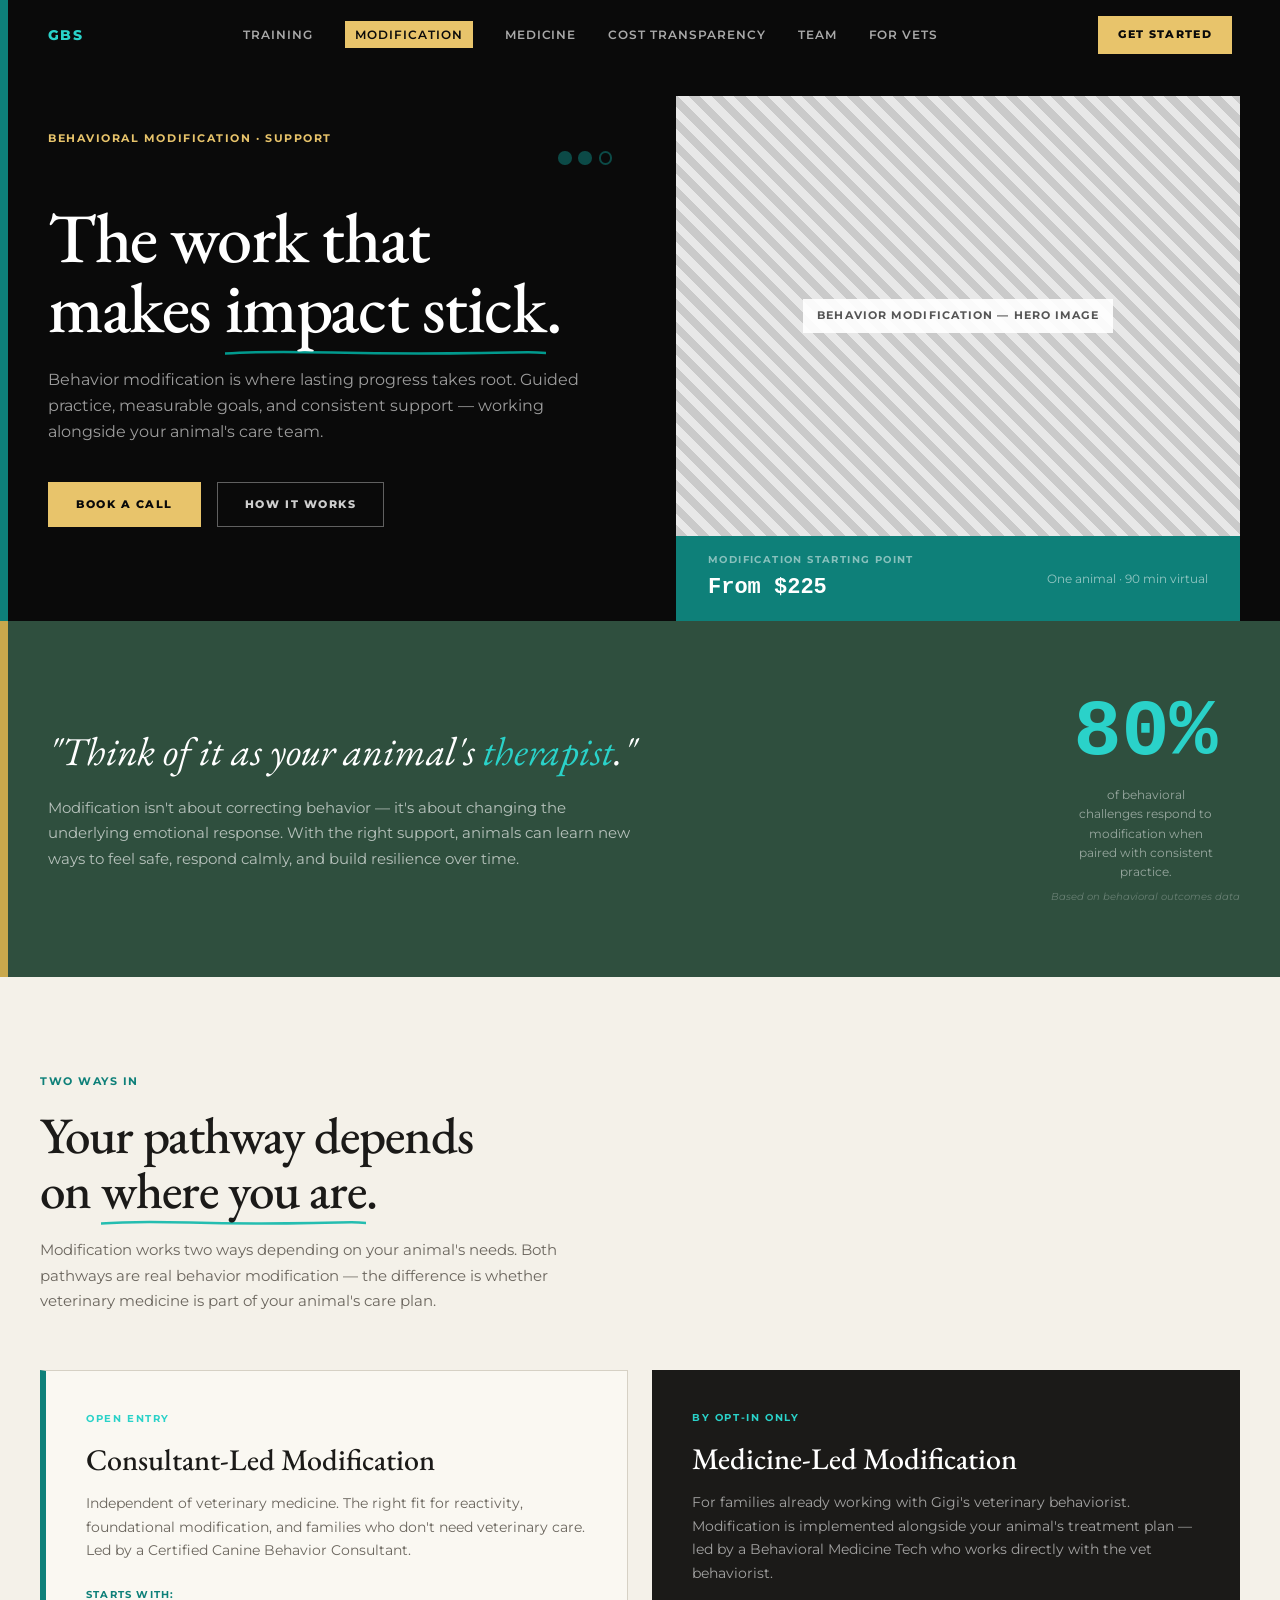
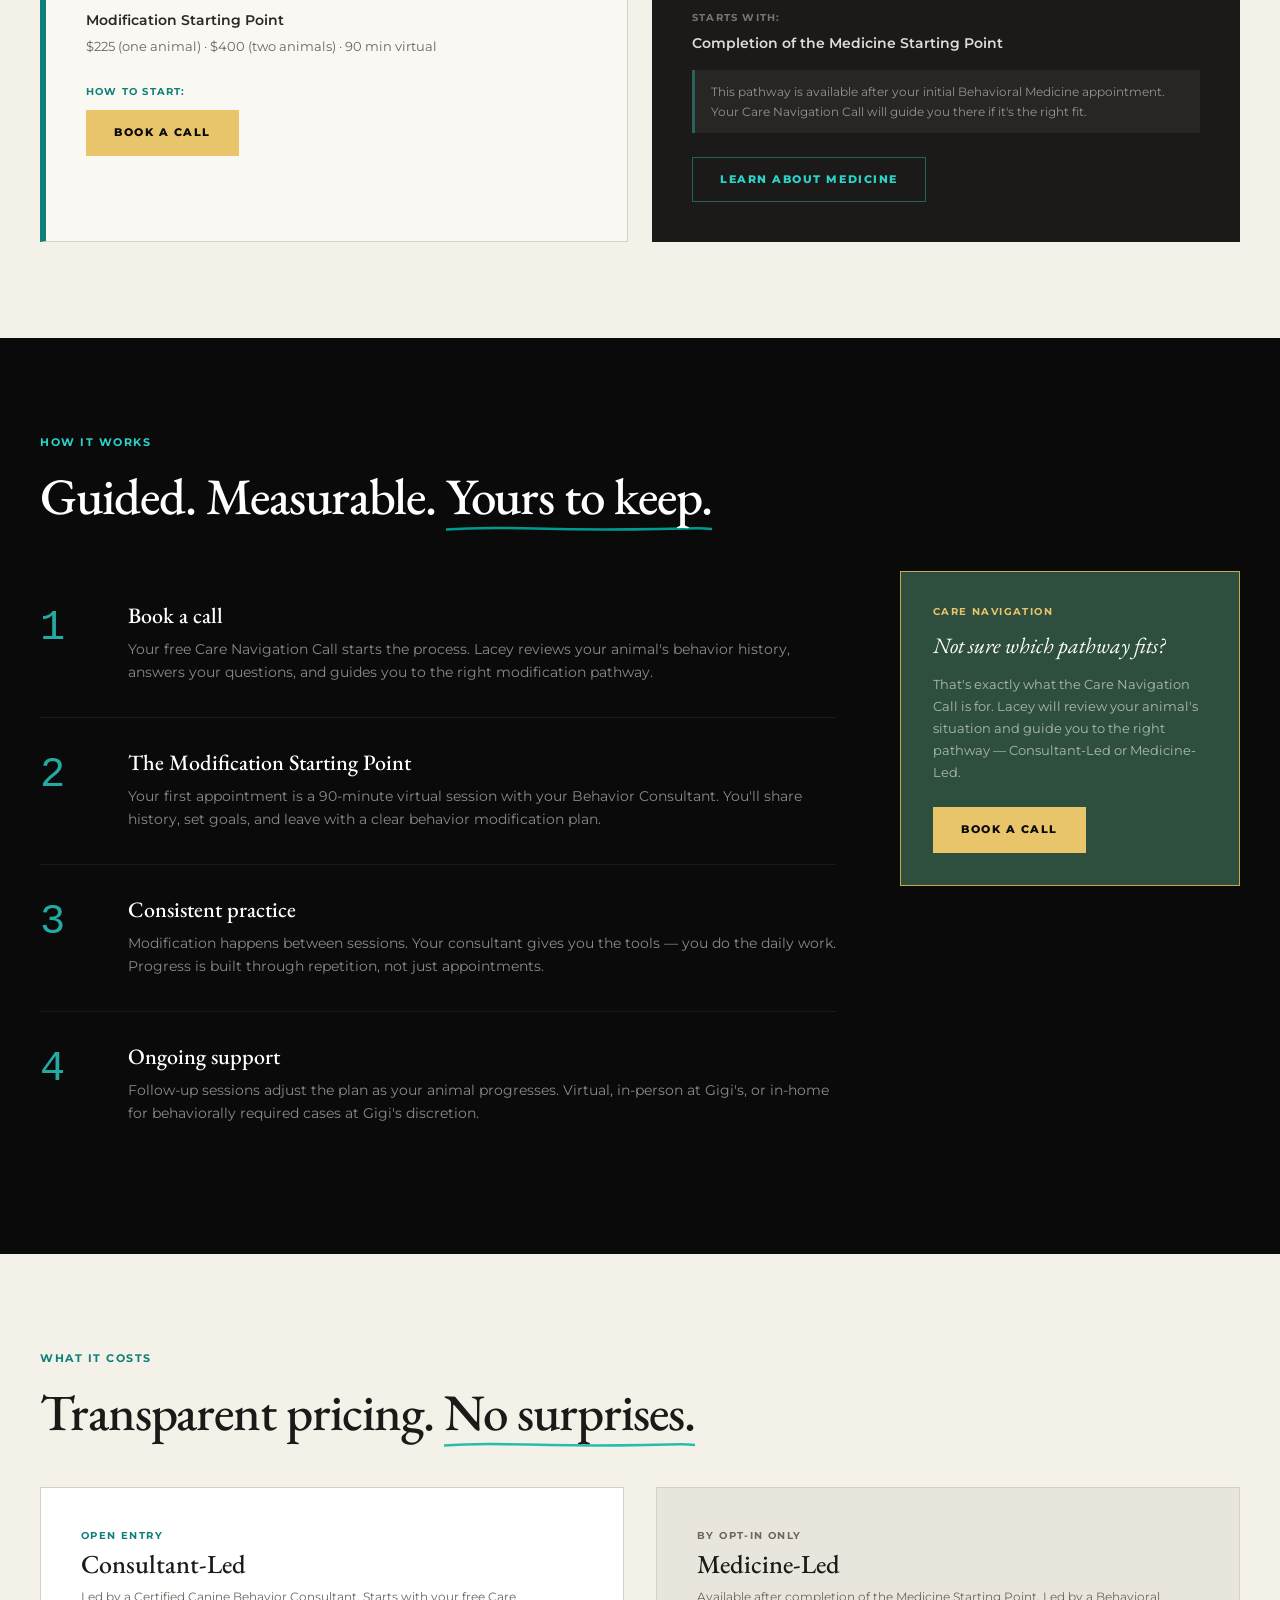
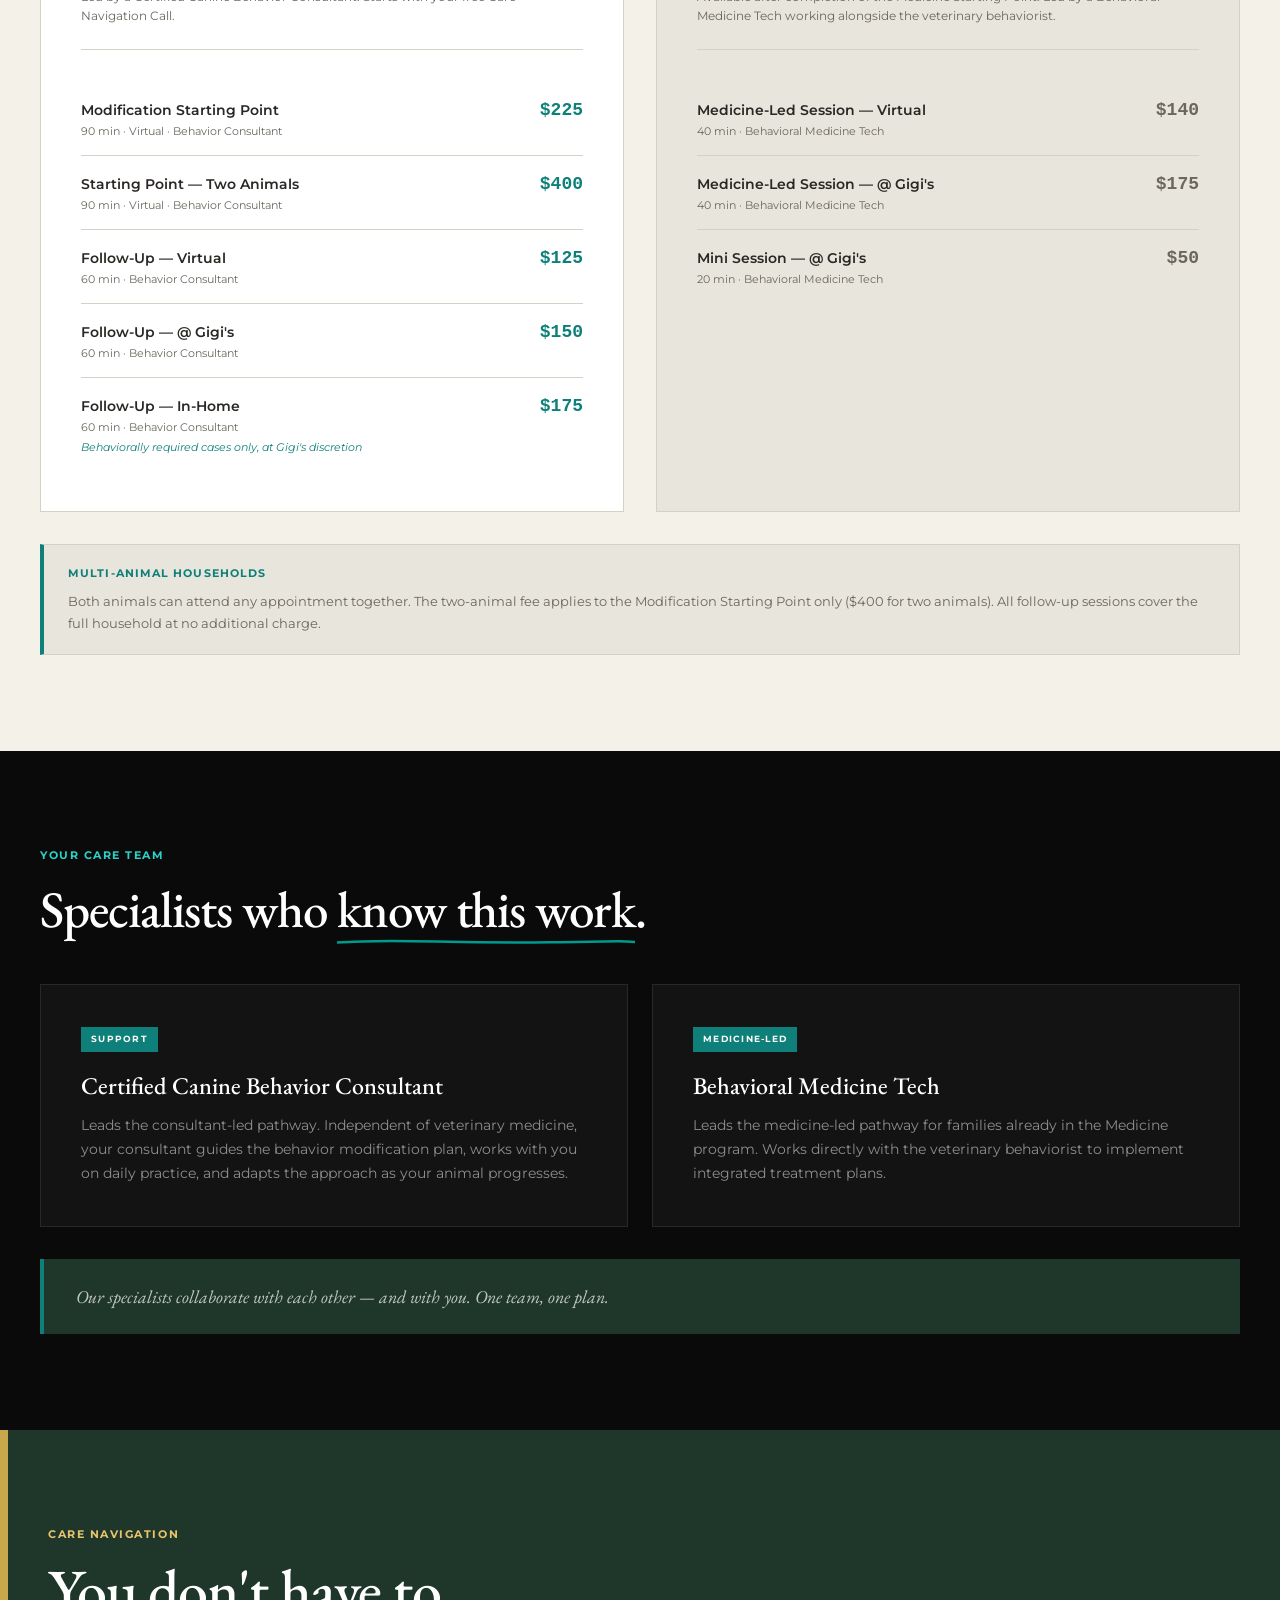
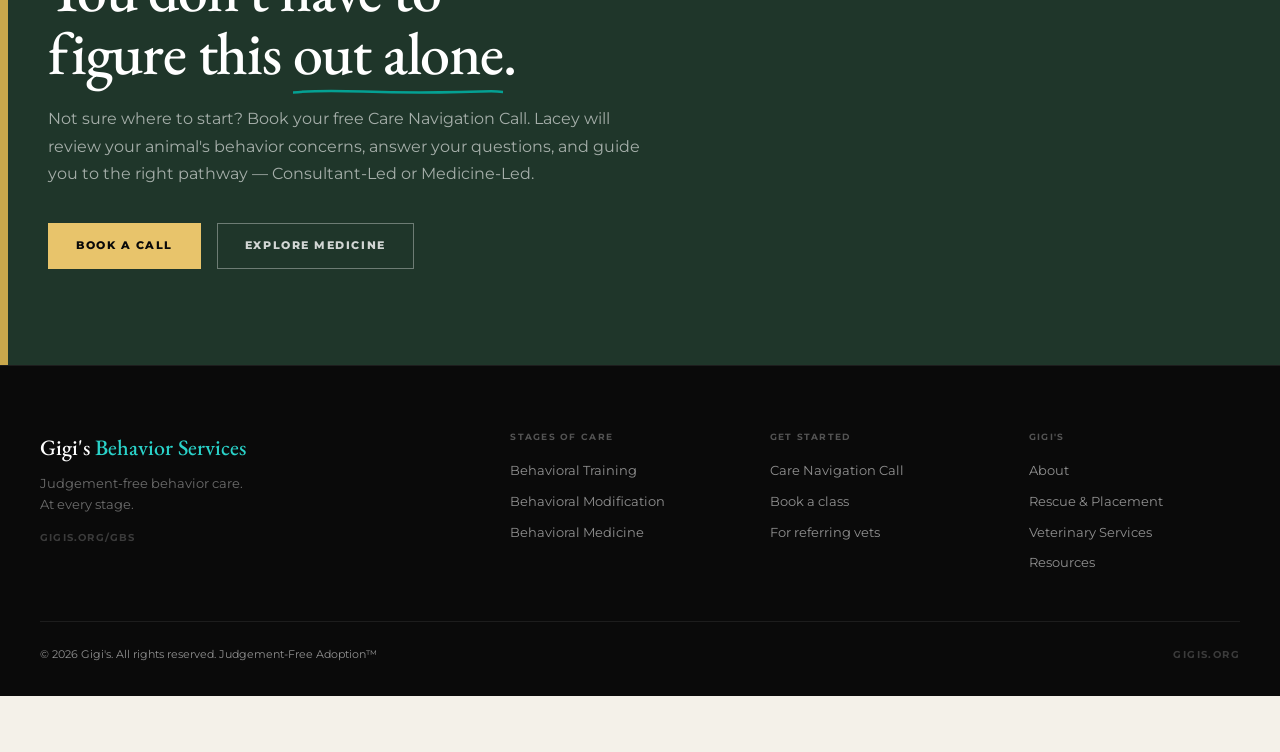
<file: modification.html>
<!DOCTYPE html>
<html lang="en">
<head>
<meta charset="UTF-8">
<meta name="viewport" content="width=device-width, initial-scale=1.0, viewport-fit=cover">
<title>GBS Behavioral Modification</title>
<link rel="preconnect" href="https://fonts.googleapis.com">
<link rel="preconnect" href="https://fonts.gstatic.com" crossorigin>
<link href="https://fonts.googleapis.com/css2?family=Montserrat:wght@400;500;600;700;800;900&family=EB+Garamond:ital,wght@0,400;0,500;0,600;1,400;1,500;1,600&display=swap" rel="stylesheet">
<link rel="stylesheet" href="gbs-shared.css">
<style>
/* === TOKENS === */

/* === RESET + BASE === */

html { scroll-behavior: smooth; -webkit-text-size-adjust: 100%; }
body {
  background: var(--cream);
  color: var(--ink);
  font-family: var(--font-body);
  font-size: 15px;
  line-height: 1.6;
  overflow-x: hidden;
  padding-bottom: 56px;
}
img { max-width: 100%; display: block; }
a { color: inherit; }
::selection { background: var(--teal); color: var(--black); }

/* === PROGRESS BAR === */
#progress-bar {
  position: fixed;
  top: 0;
  left: 0;
  height: 3px;
  width: 0;
  background: var(--butter);
  z-index: 200;
  transition: width 0.1s linear;
}

/* === NAV === */
#nav {
  position: fixed;
  top: env(safe-area-inset-top, 0px);
  left: 0;
  right: 0;
  z-index: 100;
  transition: background 0.3s ease, box-shadow 0.3s ease;
}
#nav.scrolled {
  background: rgba(10, 10, 10, 0.94);
  backdrop-filter: blur(10px);
  -webkit-backdrop-filter: blur(10px);
  box-shadow: 0 1px 0 rgba(255,255,255,0.06);
}
.nav-inner {
  display: flex;
  align-items: center;
  justify-content: space-between;
  padding: 16px clamp(16px, 4vw, 48px);
  gap: 24px;
}
.nav-brand { text-decoration: none; display: flex; align-items: center; }
.nav-logo-placeholder {
  color: var(--teal);
  font-weight: 800;
  font-size: 14px;
  letter-spacing: 0.1em;
  font-family: var(--font-body);
}
.nav-links {
  display: flex;
  align-items: center;
  gap: 32px;
}
.nav-links a {
  font-size: 12px;
  font-weight: 600;
  letter-spacing: 0.08em;
  text-transform: uppercase;
  color: rgba(255,255,255,0.65);
  text-decoration: none;
  transition: color var(--transition);
}

.nav-link-active {
  background: var(--butter);
  color: var(--black) !important;
  padding: 4px 10px;
}

.nav-cta {
  font-family: var(--font-body);
  font-size: 11px;
  font-weight: 800;
  letter-spacing: 0.12em;
  text-transform: uppercase;
  color: var(--black);
  background: var(--butter);
  padding: 10px 20px;
  text-decoration: none;
  transition: background var(--transition);
}
.nav-cta:hover { background: var(--butter-border); }
#nav-burger {
  display: none;
  flex-direction: column;
  gap: 5px;
  background: none;
  border: none;
  cursor: pointer;
  padding: 4px;
}
#nav-burger span {
  display: block;
  width: 22px;
  height: 2px;
  background: rgba(255,255,255,0.8);
}
#nav-mobile-menu {
  display: none;
  flex-direction: column;
  background: rgba(10,10,10,0.97);
  padding: 16px 0 24px;
  border-top: 1px solid rgba(255,255,255,0.08);
}
#nav-mobile-menu.open { display: flex; }
#nav-mobile-menu a {
  font-size: 13px;
  font-weight: 700;
  letter-spacing: 0.08em;
  text-transform: uppercase;
  color: rgba(255,255,255,0.7);
  text-decoration: none;
  padding: 13px clamp(16px, 4vw, 48px);
  border-bottom: 1px solid rgba(255,255,255,0.05);
  transition: color var(--transition);
}
#nav-mobile-menu a:hover { color: #fff; }
.nav-mobile-cta { color: var(--butter) !important; font-weight: 800 !important; }

/* === LAYOUT === */
.section-inner {
  max-width: 1280px;
  margin: 0 auto;
  padding-inline: 40px;
}
@media (max-width: 640px) {
  .section-inner { padding-inline: 16px; }
}
.section-scroll-margin { scroll-margin-top: 64px; }

/* === TYPOGRAPHY === */
.eyebrow {
  font-family: var(--font-body);
  font-size: 11px;
  font-weight: 700;
  letter-spacing: 0.14em;
  text-transform: uppercase;
  color: var(--teal-deep);
  display: block;
  margin-bottom: 16px;
}
.eyebrow.light { color: var(--teal); }
.eyebrow.butter-color { color: var(--butter); }

.hero-h em,
.section-h em {
  font-style: normal;
  background-image: url("data:image/svg+xml,%3Csvg xmlns='http://www.w3.org/2000/svg' width='100%25' height='8' viewBox='0 0 300 8' preserveAspectRatio='none'%3E%3Cpath d='M0 5.5 C20 4, 60 3.5, 100 4.5 S180 6, 240 5 S280 4, 300 5' stroke='%2300B4A6' stroke-width='2.5' stroke-linecap='round' fill='none' opacity='0.85'/%3E%3C/svg%3E");
  background-repeat: no-repeat;
  background-position: 0 100%;
  background-size: 100% 8px;
  padding-bottom: 3px;
  display: inline;
}
.cta-band-h em {
  font-style: normal;
  background-image: url("data:image/svg+xml,%3Csvg xmlns='http://www.w3.org/2000/svg' width='100%25' height='8' viewBox='0 0 300 8' preserveAspectRatio='none'%3E%3Cpath d='M0 5.5 C20 4, 60 3.5, 100 4.5 S180 6, 240 5 S280 4, 300 5' stroke='%2300B4A6' stroke-width='2.5' stroke-linecap='round' fill='none' opacity='0.85'/%3E%3C/svg%3E");
  background-repeat: no-repeat;
  background-position: 0 100%;
  background-size: 100% 8px;
  padding-bottom: 3px;
  display: inline;
}

/* === PLACEHOLDER IMAGES === */
.placeholder-img {
  background: repeating-linear-gradient(45deg, #cacaca, #cacaca 8px, #e8e8e8 8px, #e8e8e8 16px);
  display: flex;
  align-items: center;
  justify-content: center;
}
.placeholder-img span {
  background: rgba(255,255,255,0.9);
  color: #555;
  font-family: var(--font-body);
  font-size: 11px;
  font-weight: 700;
  letter-spacing: 0.1em;
  text-transform: uppercase;
  padding: 8px 14px;
  text-align: center;
  max-width: 80%;
}

/* === BUTTONS === */
.btn-butter {
  display: inline-flex;
  align-items: center;
  font-family: var(--font-body);
  font-size: 11px;
  font-weight: 800;
  letter-spacing: 0.14em;
  text-transform: uppercase;
  color: var(--black);
  background: var(--butter);
  padding: 14px 28px;
  text-decoration: none;
  transition: background var(--transition);
}
.btn-butter:hover { background: var(--butter-border); }

.btn-ghost {
  display: inline-flex;
  align-items: center;
  font-family: var(--font-body);
  font-size: 11px;
  font-weight: 800;
  letter-spacing: 0.14em;
  text-transform: uppercase;
  color: rgba(255,255,255,0.8);
  background: transparent;
  padding: 13px 27px;
  text-decoration: none;
  border: 1.5px solid rgba(255,255,255,0.35);
  transition: border-color var(--transition), color var(--transition), background var(--transition);
}
.btn-ghost:hover { border-color: rgba(255,255,255,0.7); color: #fff; background: rgba(255,255,255,0.06); }
.btn-ghost.teal-ghost { color: var(--teal); border-color: rgba(42,210,201,0.4); }
.btn-ghost.teal-ghost:hover { border-color: var(--teal); background: rgba(42,210,201,0.06); }

/* === REVEAL === */

.reveal.visible { opacity: 1; transform: translateY(0); }
.reveal-d1 { transition-delay: 80ms; }
.reveal-d2 { transition-delay: 160ms; }
.reveal-d3 { transition-delay: 240ms; }
.reveal-d4 { transition-delay: 320ms; }

/* ==========================================
   SECTION 01 — HERO
   ========================================== */
.hero {
  background: var(--black);
  padding-top: calc(env(safe-area-inset-top, 0px) + 96px);
  padding-bottom: 0;
  position: relative;
  overflow: hidden;
  border-left: 8px solid var(--teal-deep);
}
.hero-grid {
  display: grid;
  grid-template-columns: 1fr 1fr;
  gap: 64px;
  align-items: center;
}
.hero-left { padding-bottom: 60px; }
.hero-eyebrow-row {
  display: flex;
  align-items: flex-start;
  justify-content: space-between;
  margin-bottom: 16px;
}
.stage-badge {
  font-family: var(--font-mono);
  font-size: 56px;
  font-weight: 400;
  color: var(--teal-deep);
  line-height: 1;
  opacity: 0.55;
  user-select: none;
  flex-shrink: 0;
  margin-left: 24px;
}
.hero-h {
  font-family: var(--font-display);
  font-size: clamp(44px, 5.5vw, 72px);
  font-weight: 500;
  line-height: 1.0;
  letter-spacing: -0.02em;
  color: #fff;
  text-wrap: balance;
  margin-bottom: 24px;
}
.hero-subhead {
  font-size: 16px;
  line-height: 1.65;
  color: rgba(255,255,255,0.6);
  max-width: 52ch;
  margin-bottom: 36px;
}
.hero-ctas { display: flex; align-items: center; gap: 16px; flex-wrap: wrap; }
.hero-right { position: relative; display: flex; flex-direction: column; align-self: stretch; }
.hero-img-wrap { flex: 1; min-height: 440px; }
.hero-img-wrap .placeholder-img { width: 100%; height: 100%; min-height: 440px; }
.hero-price-bar {
  background: var(--teal-deep);
  padding: 16px 32px;
  display: flex;
  align-items: center;
  gap: 16px;
}
.hero-price-label {
  font-family: var(--font-body);
  font-size: 10px;
  font-weight: 700;
  letter-spacing: 0.14em;
  text-transform: uppercase;
  color: rgba(255,255,255,0.5);
  margin-bottom: 2px;
}
.hero-price-value {
  font-family: var(--font-mono);
  font-size: 22px;
  font-weight: 700;
  color: #fff;
}
.hero-price-anchor { font-size: 12px; color: rgba(255,255,255,0.55); margin-left: auto; }

@media (max-width: 900px) {
  .hero { border-left: none; border-top: 8px solid var(--teal-deep); }
  .hero-grid { grid-template-columns: 1fr; gap: 40px; }
  .hero-right { order: -1; }
  .hero-img-wrap, .hero-img-wrap .placeholder-img { min-height: 240px; }
  .stage-badge { font-size: 36px; }
}

/* ==========================================
   SECTION 02 — PHILOSOPHY BAR
   ========================================== */
.philosophy {
  background: var(--kale);
  padding-block: 72px;
  border-left: 8px solid var(--butter-border);
}
.philosophy-inner {
  display: grid;
  grid-template-columns: 1fr auto;
  gap: 64px;
  align-items: center;
}
.philosophy-quote {
  font-family: var(--font-display);
  font-size: clamp(26px, 3.5vw, 40px);
  font-style: italic;
  font-weight: 400;
  line-height: 1.2;
  color: #fff;
  margin-bottom: 20px;
}
.philosophy-quote em { font-style: italic; color: var(--teal); }
.philosophy-body {
  font-size: 15px;
  line-height: 1.7;
  color: rgba(255,255,255,0.65);
  max-width: 60ch;
}
.philosophy-stat { text-align: center; flex-shrink: 0; min-width: 180px; }
.philosophy-stat-number {
  font-family: var(--font-mono);
  font-size: clamp(52px, 7vw, 80px);
  font-weight: 700;
  color: var(--teal);
  line-height: 1;
  display: block;
  margin-bottom: 12px;
}
.philosophy-stat-caption { font-size: 12px; line-height: 1.6; color: rgba(255,255,255,0.5); max-width: 18ch; margin: 0 auto; }
.philosophy-stat-source { font-size: 10px; color: rgba(255,255,255,0.28); margin-top: 8px; font-style: italic; }

@media (max-width: 760px) {
  .philosophy { border-left: none; border-top: 8px solid var(--butter-border); }
  .philosophy-inner { grid-template-columns: 1fr; gap: 32px; }
  .philosophy-stat { text-align: left; }
  .philosophy-stat-caption { margin: 0; }
}

/* ==========================================
   SECTION 03 — TWO PATHWAYS
   ========================================== */
.pathways { background: var(--cream); padding-block: 96px; }
.pathways-intro { max-width: 680px; margin-bottom: 56px; }
.section-h {
  font-family: var(--font-display);
  font-size: clamp(32px, 4vw, 52px);
  font-weight: 500;
  line-height: 1.08;
  letter-spacing: -0.02em;
  color: var(--ink);
  text-wrap: balance;
  margin-bottom: 20px;
}
.section-h.on-dark { color: #fff; }
.pathways-lead { font-size: 15px; line-height: 1.7; color: var(--gray-warm); max-width: 58ch; }
.pathways-grid { display: grid; grid-template-columns: 1fr 1fr; gap: 24px; }
.pathway-card { padding: 40px; position: relative; }
.pathway-card-a {
  background: var(--cream-soft);
  border: 1px solid var(--gray-line);
  border-left: 6px solid var(--teal-deep);
}
.pathway-card-b { background: var(--ink); color: rgba(255,255,255,0.8); }
.pathway-badge {
  font-family: var(--font-body);
  font-size: 10px;
  font-weight: 700;
  letter-spacing: 0.16em;
  text-transform: uppercase;
  color: var(--teal);
  margin-bottom: 16px;
  display: block;
}
.pathway-title {
  font-family: var(--font-display);
  font-size: 30px;
  font-weight: 500;
  line-height: 1.1;
  color: var(--ink);
  margin-bottom: 16px;
  text-wrap: balance;
}
.pathway-card-b .pathway-title { color: #fff; }
.pathway-body { font-size: 14px; line-height: 1.7; color: var(--gray-warm); margin-bottom: 24px; }
.pathway-card-b .pathway-body { color: rgba(255,255,255,0.6); }
.pathway-starts-label {
  font-size: 10px;
  font-weight: 700;
  letter-spacing: 0.12em;
  text-transform: uppercase;
  color: var(--teal-deep);
  margin-bottom: 6px;
  display: block;
}
.pathway-card-b .pathway-starts-label { color: rgba(255,255,255,0.4); }
.pathway-starts-value { font-size: 14px; font-weight: 600; color: var(--ink-warm); }
.pathway-card-b .pathway-starts-value { color: rgba(255,255,255,0.85); }
.pathway-note {
  font-size: 12px;
  line-height: 1.6;
  color: rgba(255,255,255,0.5);
  margin-top: 12px;
  margin-bottom: 24px;
  padding: 12px 16px;
  background: rgba(255,255,255,0.05);
  border-left: 3px solid rgba(42,210,201,0.35);
}

@media (max-width: 760px) { .pathways-grid { grid-template-columns: 1fr; } }

/* ==========================================
   SECTION 04 — HOW IT WORKS
   ========================================== */
.how-it-works { background: var(--black); padding-block: 96px; }
.hiw-layout {
  display: grid;
  grid-template-columns: 1fr 340px;
  gap: 64px;
  align-items: start;
  margin-top: 0;
}
.steps-list { list-style: none; display: flex; flex-direction: column; gap: 0; }
.step-item {
  display: grid;
  grid-template-columns: 64px 1fr;
  gap: 24px;
  padding-block: 32px;
  border-bottom: 1px solid rgba(255,255,255,0.07);
  align-items: start;
}
.step-item:last-child { border-bottom: none; }
.step-number {
  font-family: var(--font-mono);
  font-size: 42px;
  font-weight: 400;
  color: var(--teal);
  line-height: 1;
  padding-top: 4px;
  opacity: 0.8;
}
.step-title {
  font-family: var(--font-display);
  font-size: 22px;
  font-weight: 500;
  color: #fff;
  margin-bottom: 8px;
  line-height: 1.2;
}
.step-body { font-size: 14px; line-height: 1.7; color: rgba(255,255,255,0.52); }
.hiw-callout {
  background: var(--kale);
  padding: 32px;
  border: 1.5px solid var(--butter-border);
  position: sticky;
  top: 120px;
}
.hiw-callout-eyebrow {
  font-size: 10px;
  font-weight: 700;
  letter-spacing: 0.14em;
  text-transform: uppercase;
  color: var(--butter);
  margin-bottom: 12px;
  display: block;
}
.hiw-callout-title {
  font-family: var(--font-display);
  font-size: 22px;
  font-style: italic;
  font-weight: 400;
  line-height: 1.3;
  color: #fff;
  margin-bottom: 12px;
}
.hiw-callout-body { font-size: 13px; line-height: 1.7; color: rgba(255,255,255,0.6); margin-bottom: 24px; }

@media (max-width: 960px) {
  .hiw-layout { grid-template-columns: 1fr; }
  .hiw-callout { position: static; }
}

/* ==========================================
   SECTION 05 — PRICING
   ========================================== */
.pricing { background: var(--cream); padding-block: 96px; }
.pricing-grid { display: grid; grid-template-columns: 1fr 1fr; gap: 32px; margin-top: 48px; }
.pricing-col {
  padding: 40px;
  border: 1px solid var(--gray-line);
  background: #fff;
}
.pricing-col.muted { background: var(--cream-deep); }
.pricing-col-label {
  font-size: 10px;
  font-weight: 700;
  letter-spacing: 0.14em;
  text-transform: uppercase;
  color: var(--teal-deep);
  margin-bottom: 6px;
  display: block;
}
.pricing-col.muted .pricing-col-label { color: var(--gray-warm); }
.pricing-col-title {
  font-family: var(--font-display);
  font-size: 26px;
  font-weight: 500;
  color: var(--ink);
  margin-bottom: 8px;
  line-height: 1.1;
}
.pricing-col-note {
  font-size: 12px;
  color: var(--gray-warm);
  margin-bottom: 32px;
  padding-bottom: 24px;
  border-bottom: 1px solid var(--gray-line);
  line-height: 1.6;
}
.price-row {
  display: flex;
  justify-content: space-between;
  align-items: baseline;
  padding-block: 14px;
  border-bottom: 1px solid var(--gray-line);
  gap: 16px;
}
.price-row:last-of-type { border-bottom: none; }
.price-row-left { flex: 1; min-width: 0; }
.price-name { font-size: 14px; font-weight: 600; color: var(--ink-warm); display: block; margin-bottom: 2px; }
.price-meta { font-size: 11px; color: var(--gray-warm); display: block; }
.price-caveat { font-size: 11px; color: var(--teal-deep); font-style: italic; display: block; margin-top: 2px; }
.price-amount {
  font-family: var(--font-mono);
  font-size: 18px;
  font-weight: 700;
  color: var(--teal-deep);
  white-space: nowrap;
  flex-shrink: 0;
}
.pricing-col.muted .price-amount { color: var(--gray-warm); }
.pricing-note-box {
  margin-top: 32px;
  background: var(--cream-deep);
  border: 1px solid var(--gray-line);
  border-left: 4px solid var(--teal-deep);
  padding: 20px 24px;
}
.pricing-note-box-title {
  font-size: 11px;
  font-weight: 700;
  letter-spacing: 0.1em;
  text-transform: uppercase;
  color: var(--teal-deep);
  margin-bottom: 8px;
  display: block;
}
.pricing-note-box p { font-size: 13px; line-height: 1.7; color: var(--gray-warm); }

@media (max-width: 760px) { .pricing-grid { grid-template-columns: 1fr; } }

/* ==========================================
   SECTION 06 — CARE TEAM
   ========================================== */
.care-team { background: var(--black); padding-block: 96px; }
.team-grid { display: grid; grid-template-columns: 1fr 1fr; gap: 24px; margin-top: 48px; }
.team-card {
  background: rgba(255,255,255,0.04);
  border: 1px solid rgba(255,255,255,0.09);
  padding: 40px;
}
.team-card-badge {
  display: inline-block;
  font-family: var(--font-body);
  font-size: 9px;
  font-weight: 700;
  letter-spacing: 0.14em;
  text-transform: uppercase;
  background: var(--teal-deep);
  color: #fff;
  padding: 5px 10px;
  margin-bottom: 20px;
}
.team-card-title {
  font-family: var(--font-display);
  font-size: 24px;
  font-weight: 500;
  color: #fff;
  margin-bottom: 14px;
  line-height: 1.2;
}
.team-card-body { font-size: 14px; line-height: 1.7; color: rgba(255,255,255,0.52); }
.team-collab {
  margin-top: 32px;
  background: var(--kale-deep);
  padding: 24px 32px;
  border-left: 4px solid var(--teal-deep);
}
.team-collab p {
  font-family: var(--font-display);
  font-size: 18px;
  font-style: italic;
  color: rgba(255,255,255,0.72);
  line-height: 1.5;
}

@media (max-width: 760px) { .team-grid { grid-template-columns: 1fr; } }

/* ==========================================
   SECTION 07 — CTA BAND
   ========================================== */
#cta-band {
  background: var(--kale-deep);
  padding-block: 96px;
  border-left: 8px solid var(--butter-border);
}
.cta-band-inner { max-width: 720px; }
.cta-band-h {
  font-family: var(--font-display);
  font-size: clamp(34px, 5vw, 60px);
  font-weight: 500;
  line-height: 1.05;
  letter-spacing: -0.02em;
  color: #fff;
  text-wrap: balance;
  margin-bottom: 20px;
}
.cta-band-body {
  font-size: 16px;
  line-height: 1.7;
  color: rgba(255,255,255,0.6);
  max-width: 56ch;
  margin-bottom: 36px;
}
.cta-band-actions { display: flex; align-items: center; gap: 16px; flex-wrap: wrap; }

@media (max-width: 640px) {
  #cta-band { border-left: none; border-top: 8px solid var(--butter-border); }
}

/* ── BOTTOM STAGE BAR ── */

/* ==========================================
   FOOTER
   ========================================== */
footer {
  background: var(--black);
  color: rgba(255,255,255,0.55);
  padding-block: 64px 32px;
  border-top: 1px solid rgba(255,255,255,0.08);
}

.footer-links { display: flex; flex-direction: column; gap: 10px; }

@media (max-width: 760px) {
  .footer-grid { grid-template-columns: 1fr 1fr; gap: 32px; }
  .footer-bottom { flex-direction: column; gap: 8px; text-align: center; }
}
@media (max-width: 480px) { .footer-grid { grid-template-columns: 1fr; } }
</style>

<!-- PROGRESS BAR -->
<div id="progress-bar"></div>

<!-- NAV -->
<nav id="nav">
  <div class="nav-inner">
    <a href="index.html" class="nav-brand">
      <span class="nav-logo-placeholder" style="color:var(--teal);font-weight:800;font-size:14px;letter-spacing:0.1em;">GBS</span>
    </a>
    <div class="nav-links">
      <a href="training.html">Training</a>
      <a href="modification.html" class="nav-link-active">Modification</a>
      <a href="medicine.html">Medicine</a>
      <a href="pricing.html">Cost Transparency</a>
      <a href="meet-the-team.html">Team</a>
      <a href="referring-vets.html">For Vets</a>
    </div>
    <div class="nav-right">
      <a href="#cta-band" class="nav-cta">Get started</a>
      <button id="nav-burger" aria-label="Open menu" aria-expanded="false">
        <span></span><span></span><span></span>
      </button>
    </div>
  </div>
  <div id="nav-mobile-menu">
    <a href="training.html">Training</a>
    <a href="modification.html">Modification</a>
    <a href="medicine.html">Medicine</a>
    <a href="pricing.html">Pricing</a>
    <a href="meet-the-team.html">Meet the Team</a>
    <a href="#cta-band" class="nav-mobile-cta">Get started</a>
  </div>
</nav>

<main>

  <!-- ===== 01 HERO ===== -->
  <section class="hero section-scroll-margin" id="hero">
    <div class="section-inner" style="width:100%;">
      <div class="hero-grid">
        <div class="hero-left reveal">
          <div class="hero-eyebrow-row">
            <span class="eyebrow butter-color" style="margin-bottom:0;">BEHAVIORAL MODIFICATION &middot; SUPPORT</span>
            <span class="stage-badge"><span class="stage-dial" role="img" aria-label="Stage 2 of 3"><i class="on"></i><i class="on"></i><i></i></span></span>
          </div>
          <h1 class="hero-h">The work that makes <em>impact stick</em>.</h1>
          <p class="hero-subhead">Behavior modification is where lasting progress takes root. Guided practice, measurable goals, and consistent support — working alongside your animal's care team.</p>
          <div class="hero-ctas">
            <a href="#cta-band" class="btn-butter">Book a call</a>
            <a href="#how-it-works" class="btn-ghost">How it works</a>
          </div>
        </div>
        <div class="hero-right reveal reveal-d2">
          <div class="hero-img-wrap">
            <div class="placeholder-img" style="width:100%;height:100%;min-height:440px;">
              <span>BEHAVIOR MODIFICATION — HERO IMAGE</span>
            </div>
          </div>
          <div class="hero-price-bar">
            <div>
              <div class="hero-price-label">Modification Starting Point</div>
              <div class="hero-price-value">From $225</div>
            </div>
            <span class="hero-price-anchor">One animal &middot; 90 min virtual</span>
          </div>
        </div>
      </div>
    </div>
  </section>

  <!-- ===== 02 PHILOSOPHY BAR ===== -->
  <section class="philosophy section-scroll-margin" id="philosophy">
    <div class="section-inner">
      <div class="philosophy-inner">
        <div class="reveal">
          <p class="philosophy-quote">"Think of it as your animal's <em>therapist</em>."</p>
          <p class="philosophy-body">Modification isn't about correcting behavior — it's about changing the underlying emotional response. With the right support, animals can learn new ways to feel safe, respond calmly, and build resilience over time.</p>
        </div>
        <div class="philosophy-stat reveal reveal-d2">
          <span class="philosophy-stat-number">80%</span>
          <p class="philosophy-stat-caption">of behavioral challenges respond to modification when paired with consistent practice.</p>
          <p class="philosophy-stat-source">Based on behavioral outcomes data</p>
        </div>
      </div>
    </div>
  </section>

  <!-- ===== 03 TWO PATHWAYS ===== -->
  <section class="pathways section-scroll-margin" id="pathways">
    <div class="section-inner">
      <div class="pathways-intro reveal">
        <span class="eyebrow">TWO WAYS IN</span>
        <h2 class="section-h">Your pathway depends on <em>where you are</em>.</h2>
        <p class="pathways-lead">Modification works two ways depending on your animal's needs. Both pathways are real behavior modification — the difference is whether veterinary medicine is part of your animal's care plan.</p>
      </div>
      <div class="pathways-grid">
        <div class="pathway-card pathway-card-a reveal reveal-d1">
          <span class="pathway-badge">OPEN ENTRY</span>
          <h3 class="pathway-title">Consultant-Led Modification</h3>
          <p class="pathway-body">Independent of veterinary medicine. The right fit for reactivity, foundational modification, and families who don't need veterinary care. Led by a Certified Canine Behavior Consultant.</p>
          <div style="margin-bottom:28px;">
            <p class="pathway-starts-label">Starts with:</p>
            <p class="pathway-starts-value">Modification Starting Point</p>
            <p style="font-size:13px;color:var(--gray-warm);margin-top:4px;">$225 (one animal) &middot; $400 (two animals) &middot; 90 min virtual</p>
          </div>
          <p class="pathway-starts-label" style="margin-bottom:10px;">How to start:</p>
          <a href="#cta-band" class="btn-butter">Book a call</a>
        </div>
        <div class="pathway-card pathway-card-b reveal reveal-d2">
          <span class="pathway-badge">BY OPT-IN ONLY</span>
          <h3 class="pathway-title">Medicine-Led Modification</h3>
          <p class="pathway-body">For families already working with Gigi's veterinary behaviorist. Modification is implemented alongside your animal's treatment plan — led by a Behavioral Medicine Tech who works directly with the vet behaviorist.</p>
          <div style="margin-bottom:16px;">
            <p class="pathway-starts-label">Starts with:</p>
            <p class="pathway-starts-value">Completion of the Medicine Starting Point</p>
          </div>
          <p class="pathway-note">This pathway is available after your initial Behavioral Medicine appointment. Your Care Navigation Call will guide you there if it's the right fit.</p>
          <a href="medicine.html" class="btn-ghost teal-ghost">Learn about Medicine</a>
        </div>
      </div>
    </div>
  </section>

  <!-- ===== 04 HOW IT WORKS ===== -->
  <section class="how-it-works section-scroll-margin" id="how-it-works">
    <div class="section-inner">
      <div class="reveal" style="margin-bottom:48px;">
        <span class="eyebrow light">HOW IT WORKS</span>
        <h2 class="section-h on-dark">Guided. Measurable. <em>Yours to keep.</em></h2>
      </div>
      <div class="hiw-layout">
        <ol class="steps-list">
          <li class="step-item reveal reveal-d1">
            <span class="step-number">1</span>
            <div>
              <h3 class="step-title">Book a call</h3>
              <p class="step-body">Your free Care Navigation Call starts the process. Lacey reviews your animal's behavior history, answers your questions, and guides you to the right modification pathway.</p>
            </div>
          </li>
          <li class="step-item reveal reveal-d2">
            <span class="step-number">2</span>
            <div>
              <h3 class="step-title">The Modification Starting Point</h3>
              <p class="step-body">Your first appointment is a 90-minute virtual session with your Behavior Consultant. You'll share history, set goals, and leave with a clear behavior modification plan.</p>
            </div>
          </li>
          <li class="step-item reveal reveal-d3">
            <span class="step-number">3</span>
            <div>
              <h3 class="step-title">Consistent practice</h3>
              <p class="step-body">Modification happens between sessions. Your consultant gives you the tools — you do the daily work. Progress is built through repetition, not just appointments.</p>
            </div>
          </li>
          <li class="step-item reveal reveal-d4">
            <span class="step-number">4</span>
            <div>
              <h3 class="step-title">Ongoing support</h3>
              <p class="step-body">Follow-up sessions adjust the plan as your animal progresses. Virtual, in-person at Gigi's, or in-home for behaviorally required cases at Gigi's discretion.</p>
            </div>
          </li>
        </ol>
        <div class="hiw-callout reveal reveal-d2">
          <span class="hiw-callout-eyebrow">Care Navigation</span>
          <p class="hiw-callout-title">Not sure which pathway fits?</p>
          <p class="hiw-callout-body">That's exactly what the Care Navigation Call is for. Lacey will review your animal's situation and guide you to the right pathway — Consultant-Led or Medicine-Led.</p>
          <a href="#cta-band" class="btn-butter">Book a call</a>
        </div>
      </div>
    </div>
  </section>

  <!-- ===== 05 PRICING ===== -->
  <section class="pricing section-scroll-margin" id="pricing">
    <div class="section-inner">
      <div class="reveal">
        <span class="eyebrow">WHAT IT COSTS</span>
        <h2 class="section-h">Transparent pricing. <em>No surprises.</em></h2>
      </div>
      <div class="pricing-grid">
        <div class="pricing-col reveal reveal-d1">
          <span class="pricing-col-label">Open Entry</span>
          <p class="pricing-col-title">Consultant-Led</p>
          <p class="pricing-col-note">Led by a Certified Canine Behavior Consultant. Starts with your free Care Navigation Call.</p>
          <div class="price-row">
            <div class="price-row-left">
              <span class="price-name">Modification Starting Point</span>
              <span class="price-meta">90 min &middot; Virtual &middot; Behavior Consultant</span>
            </div>
            <span class="price-amount">$225</span>
          </div>
          <div class="price-row">
            <div class="price-row-left">
              <span class="price-name">Starting Point — Two Animals</span>
              <span class="price-meta">90 min &middot; Virtual &middot; Behavior Consultant</span>
            </div>
            <span class="price-amount">$400</span>
          </div>
          <div class="price-row">
            <div class="price-row-left">
              <span class="price-name">Follow-Up — Virtual</span>
              <span class="price-meta">60 min &middot; Behavior Consultant</span>
            </div>
            <span class="price-amount">$125</span>
          </div>
          <div class="price-row">
            <div class="price-row-left">
              <span class="price-name">Follow-Up — @ Gigi's</span>
              <span class="price-meta">60 min &middot; Behavior Consultant</span>
            </div>
            <span class="price-amount">$150</span>
          </div>
          <div class="price-row">
            <div class="price-row-left">
              <span class="price-name">Follow-Up — In-Home</span>
              <span class="price-meta">60 min &middot; Behavior Consultant</span>
              <span class="price-caveat">Behaviorally required cases only, at Gigi's discretion</span>
            </div>
            <span class="price-amount">$175</span>
          </div>
        </div>
        <div class="pricing-col muted reveal reveal-d2">
          <span class="pricing-col-label">By Opt-In Only</span>
          <p class="pricing-col-title">Medicine-Led</p>
          <p class="pricing-col-note">Available after completion of the Medicine Starting Point. Led by a Behavioral Medicine Tech working alongside the veterinary behaviorist.</p>
          <div class="price-row">
            <div class="price-row-left">
              <span class="price-name">Medicine-Led Session — Virtual</span>
              <span class="price-meta">40 min &middot; Behavioral Medicine Tech</span>
            </div>
            <span class="price-amount">$140</span>
          </div>
          <div class="price-row">
            <div class="price-row-left">
              <span class="price-name">Medicine-Led Session — @ Gigi's</span>
              <span class="price-meta">40 min &middot; Behavioral Medicine Tech</span>
            </div>
            <span class="price-amount">$175</span>
          </div>
          <div class="price-row">
            <div class="price-row-left">
              <span class="price-name">Mini Session — @ Gigi's</span>
              <span class="price-meta">20 min &middot; Behavioral Medicine Tech</span>
            </div>
            <span class="price-amount">$50</span>
          </div>
        </div>
      </div>
      <div class="pricing-note-box reveal reveal-d2">
        <span class="pricing-note-box-title">Multi-animal households</span>
        <p>Both animals can attend any appointment together. The two-animal fee applies to the Modification Starting Point only ($400 for two animals). All follow-up sessions cover the full household at no additional charge.</p>
      </div>
    </div>
  </section>

  <!-- ===== 06 CARE TEAM ===== -->
  <section class="care-team section-scroll-margin" id="care-team">
    <div class="section-inner">
      <div class="reveal">
        <span class="eyebrow light">YOUR CARE TEAM</span>
        <h2 class="section-h on-dark">Specialists who <em>know this work</em>.</h2>
      </div>
      <div class="team-grid">
        <div class="team-card reveal reveal-d1">
          <div class="team-card-badge">SUPPORT</div>
          <h3 class="team-card-title">Certified Canine Behavior Consultant</h3>
          <p class="team-card-body">Leads the consultant-led pathway. Independent of veterinary medicine, your consultant guides the behavior modification plan, works with you on daily practice, and adapts the approach as your animal progresses.</p>
        </div>
        <div class="team-card reveal reveal-d2">
          <div class="team-card-badge">MEDICINE-LED</div>
          <h3 class="team-card-title">Behavioral Medicine Tech</h3>
          <p class="team-card-body">Leads the medicine-led pathway for families already in the Medicine program. Works directly with the veterinary behaviorist to implement integrated treatment plans.</p>
        </div>
      </div>
      <div class="team-collab reveal reveal-d2">
        <p>Our specialists collaborate with each other — and with you. One team, one plan.</p>
      </div>
    </div>
  </section>

  <!-- ===== 07 CTA BAND ===== -->
  <section id="cta-band" class="section-scroll-margin">
    <div class="section-inner">
      <div class="cta-band-inner reveal">
        <span class="eyebrow butter-color">CARE NAVIGATION</span>
        <h2 class="cta-band-h">You don't have to figure this <em>out alone</em>.</h2>
        <p class="cta-band-body">Not sure where to start? Book your free Care Navigation Call. Lacey will review your animal's behavior concerns, answer your questions, and guide you to the right pathway — Consultant-Led or Medicine-Led.</p>
        <div class="cta-band-actions">
          <a href="#" class="btn-butter">Book a call</a>
          <a href="medicine.html" class="btn-ghost">Explore Medicine</a>
        </div>
      </div>
    </div>
  </section>

</main>

<!-- FOOTER -->
<footer id="footer">
  <div class="section-inner">
    <div class="footer-grid">
      <div>
        <div class="footer-brand-name">Gigi's <span>Behavior Services</span></div>
        <div class="footer-tagline">Judgement-free behavior care.<br>At every stage.</div>
        <div style="font-size:10px;font-weight:700;letter-spacing:0.12em;text-transform:uppercase;color:rgba(255,255,255,0.2);">GIGIS.ORG/GBS</div>
      </div>
      <div>
        <div class="footer-col-label">Stages of care</div>
        <div class="footer-links">
          <a href="training.html">Behavioral Training</a>
          <a href="modification.html">Behavioral Modification</a>
          <a href="medicine.html">Behavioral Medicine</a>
        </div>
      </div>
      <div>
        <div class="footer-col-label">Get started</div>
        <div class="footer-links">
          <a href="#cta-band">Care Navigation Call</a>
          <a href="training.html">Book a class</a>
          <a href="referring-vets.html">For referring vets</a>
        </div>
      </div>
      <div>
        <div class="footer-col-label">Gigi's</div>
        <div class="footer-links">
          <a href="#">About</a>
          <a href="#">Rescue &amp; Placement</a>
          <a href="#">Veterinary Services</a>
          <a href="#">Resources</a>
        </div>
      </div>
    </div>
    <div class="footer-bottom">
      <div class="footer-legal">&#169; 2026 Gigi's. All rights reserved. Judgement-Free Adoption&#8482;</div>
      <div class="footer-url">GIGIS.ORG</div>
    </div>
  </div>
</footer>

<div id="stage-bar-wrap">
  <div id="stage-bar">
    <a href="training.html" class="sbar-item sbar-training ">
      <div class="sbar-eyebrow" style="color:rgba(255,255,255,0.85);">Foundations</div>
      <div class="sbar-label">Training</div>
      <div class="sbar-price">From $42</div>
    </a>
    <a href="modification.html" class="sbar-item sbar-mod sbar-active">
      <div class="sbar-eyebrow" style="color:var(--teal);">Support</div>
      <div class="sbar-label">Modification</div>
      <div class="sbar-price">From $250</div>
    </a>
    <a href="medicine.html" class="sbar-item sbar-med ">
      <div class="sbar-eyebrow" style="color:rgba(255,255,255,0.5);">Specialty</div>
      <div class="sbar-label">Medicine</div>
      <div class="sbar-price">From $590</div>
    </a>
    <a href="#cta-band" class="sbar-cta">
      <div class="sbar-cta-label">Not sure? Book a call <svg class="sbar-arrow" viewBox="0 0 32 16" aria-hidden="true"><path d="M2,9 C10,6.5 20,6 30,8 M2,10.2 C12,7.8 21,7.2 29,9"/><path d="M30,8 L23,4.8 M30,8 L24,12.5"/></svg></div>
    </a>
  </div>
  <div id="vet-bar">
    <div class="vbar-spacer"></div>
    <a href="referring-vets.html" class="vbar-link">
      <span class="vbar-eyebrow">For Vets</span>
      <span class="vbar-label">Referring Vets →</span>
    </a>
    <div class="vbar-spacer-cta"></div>
  </div>
</div>

<script>
// Scroll progress
const bar = document.getElementById('progress-bar');
window.addEventListener('scroll', () => {
  const pct = window.scrollY / (document.body.scrollHeight - window.innerHeight) * 100;
  bar.style.width = Math.min(pct, 100) + '%';
}, { passive: true });

// Nav scrolled
const nav = document.getElementById('nav');
window.addEventListener('scroll', () => { nav.classList.toggle('scrolled', window.scrollY > 40); }, { passive: true });

// Hamburger
const navBurger = document.getElementById('nav-burger');
const navMobileMenu = document.getElementById('nav-mobile-menu');
navBurger.addEventListener('click', () => {
  const isOpen = navMobileMenu.classList.toggle('open');
  navBurger.setAttribute('aria-expanded', isOpen);
});
navMobileMenu.querySelectorAll('a').forEach(a => {
  a.addEventListener('click', () => { navMobileMenu.classList.remove('open'); navBurger.setAttribute('aria-expanded', 'false'); });
});

// Reveal on scroll
const reveals = document.querySelectorAll('.reveal');
const revealObs = new IntersectionObserver(entries => {
  entries.forEach(e => { if (e.isIntersecting) { e.target.classList.add('visible'); revealObs.unobserve(e.target); } });
}, { threshold: 0.12 });
reveals.forEach(el => revealObs.observe(el));

// Reduced motion
if (window.matchMedia('(prefers-reduced-motion: reduce)').matches) {
  reveals.forEach(el => el.classList.add('visible'));
}

// Mobile nav responsive
function handleNavResize() {
  const links = document.querySelector('.nav-links');
  if (window.innerWidth < 768) {
    if (links) links.style.display = 'none';
    navBurger.style.display = 'flex';
  } else {
    if (links) links.style.display = 'flex';
    navBurger.style.display = 'none';
    navMobileMenu.classList.remove('open');
    navBurger.setAttribute('aria-expanded', 'false');
  }
}
handleNavResize();
window.addEventListener('resize', handleNavResize);

(function(){
  var bar = document.getElementById('stage-bar-wrap');
  if(!bar) return;
  var shown = false;
  window.addEventListener('scroll', function(){
    var y = window.pageYOffset || document.documentElement.scrollTop;
    if(y > 300 && !shown){ bar.classList.add('visible'); shown = true; }
    else if(y <= 300 && shown){ bar.classList.remove('visible'); shown = false; }
  }, {passive:true});
})();
</script>
</body>
</html>
</file>
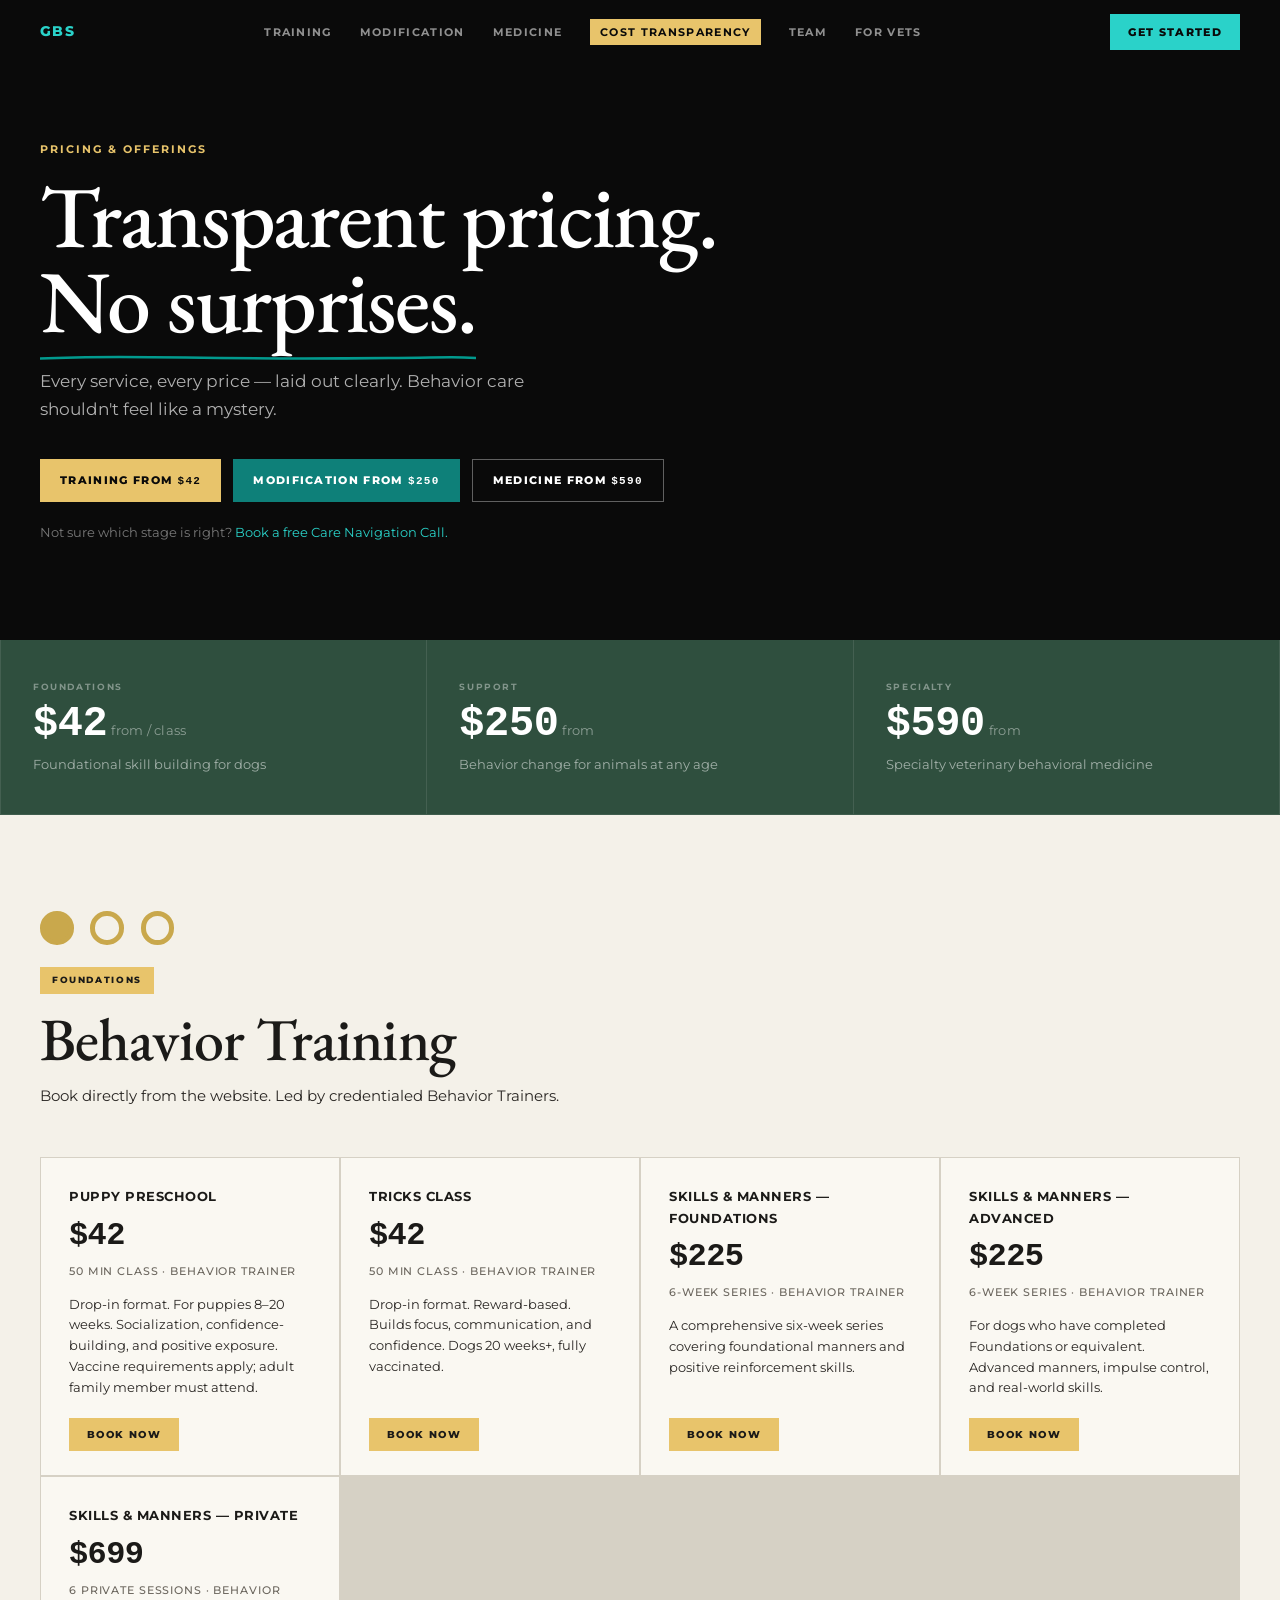
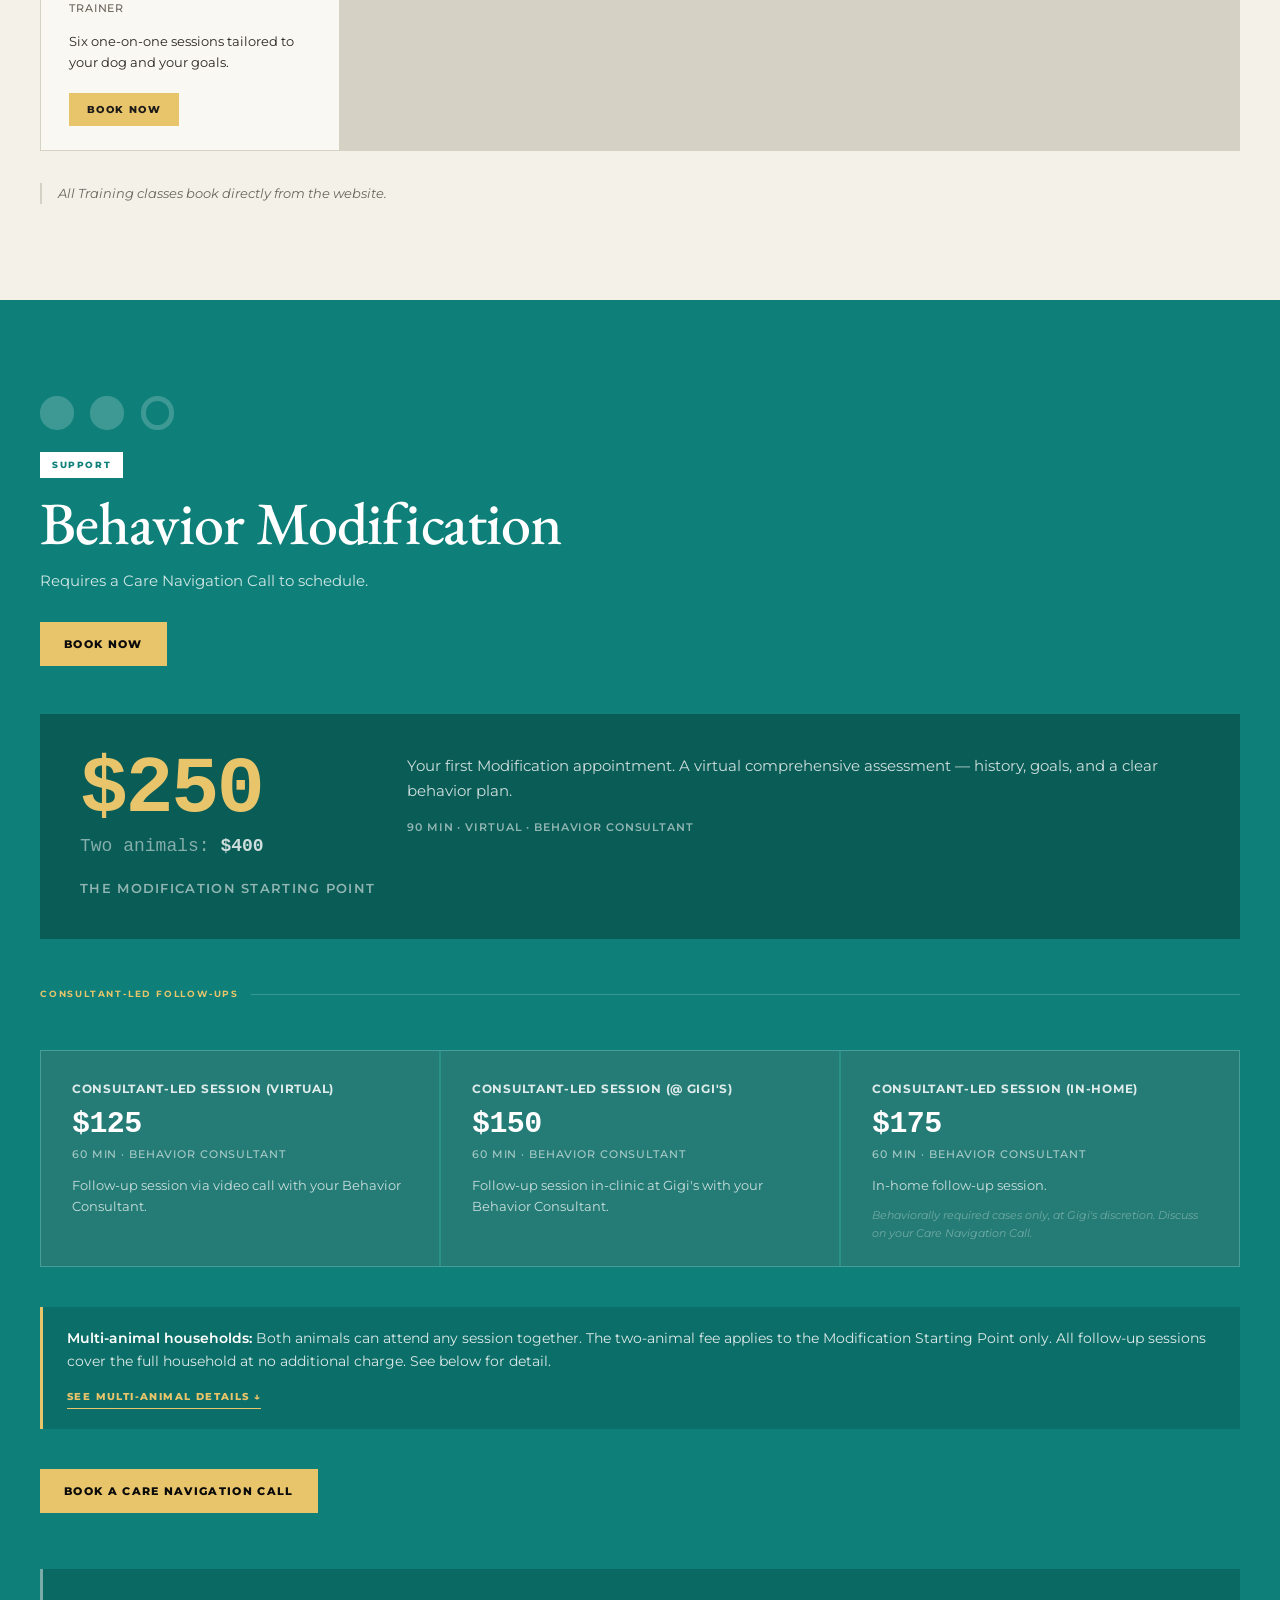
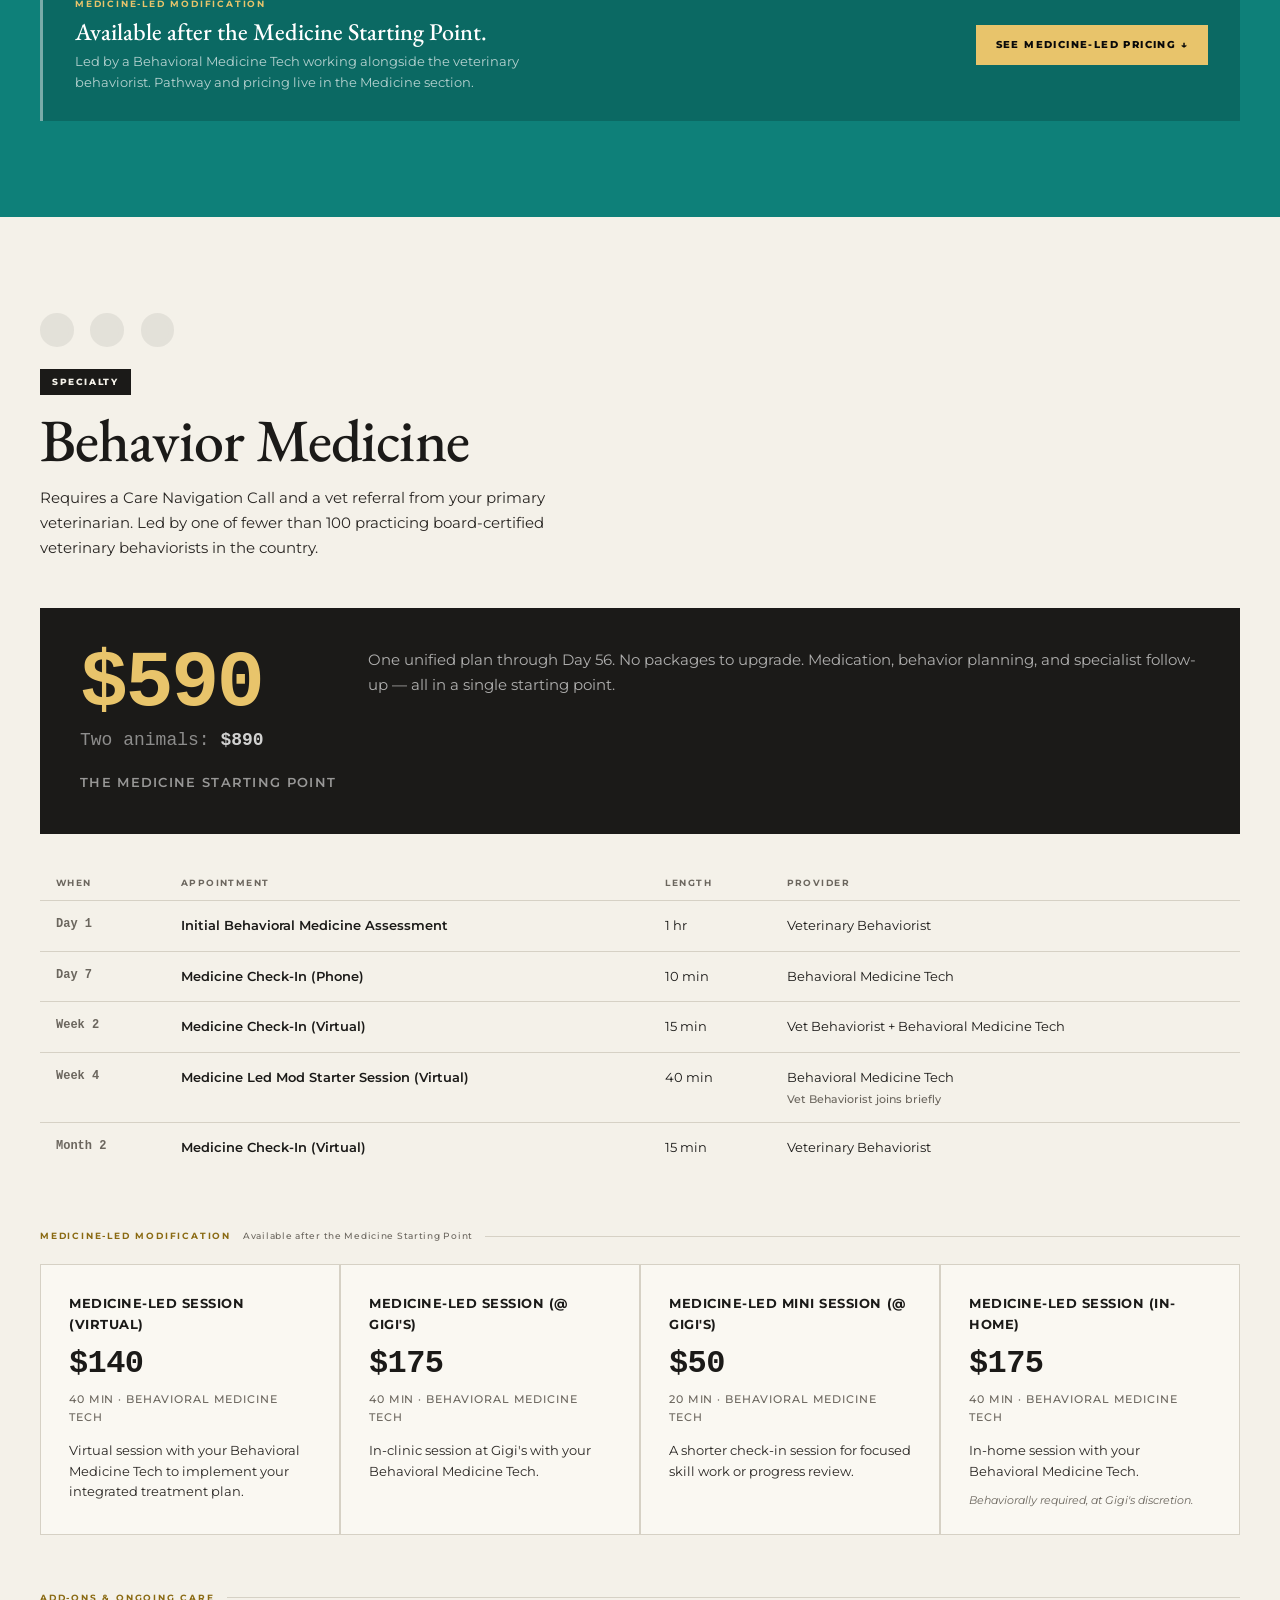
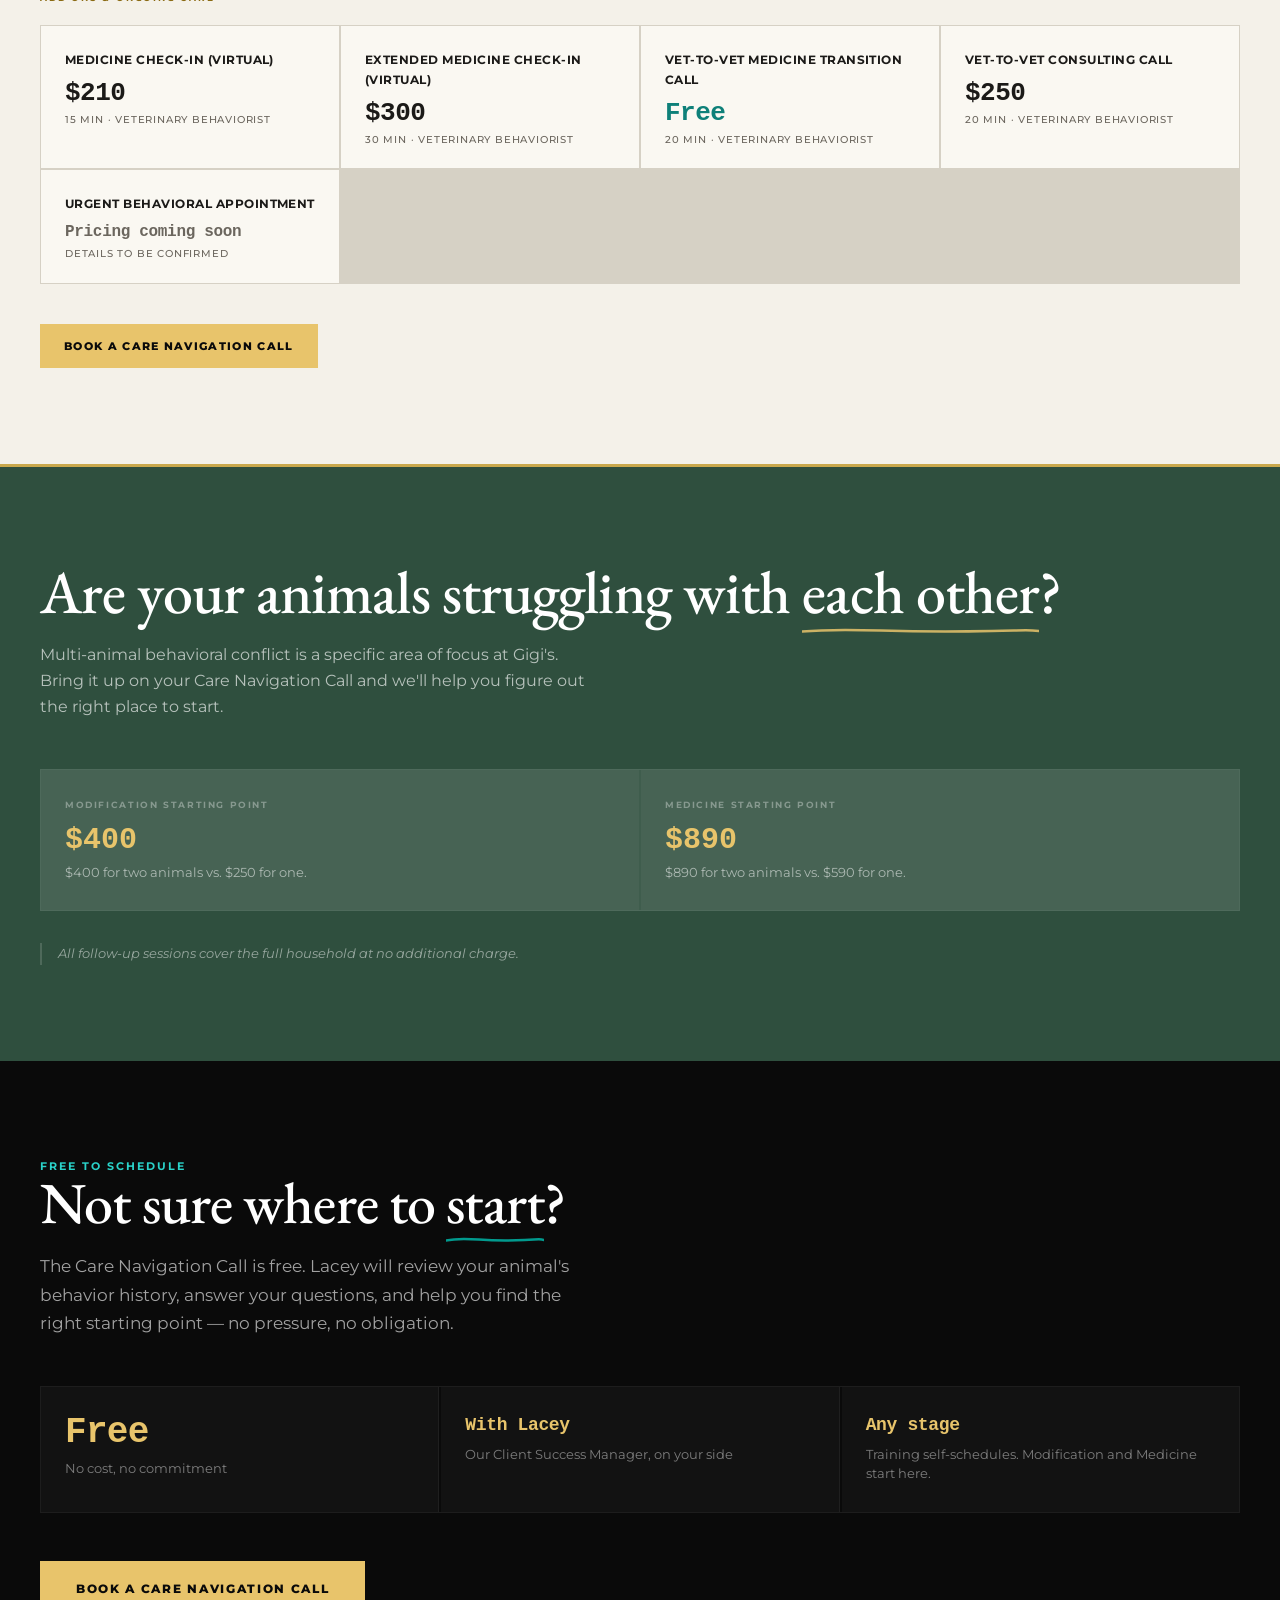
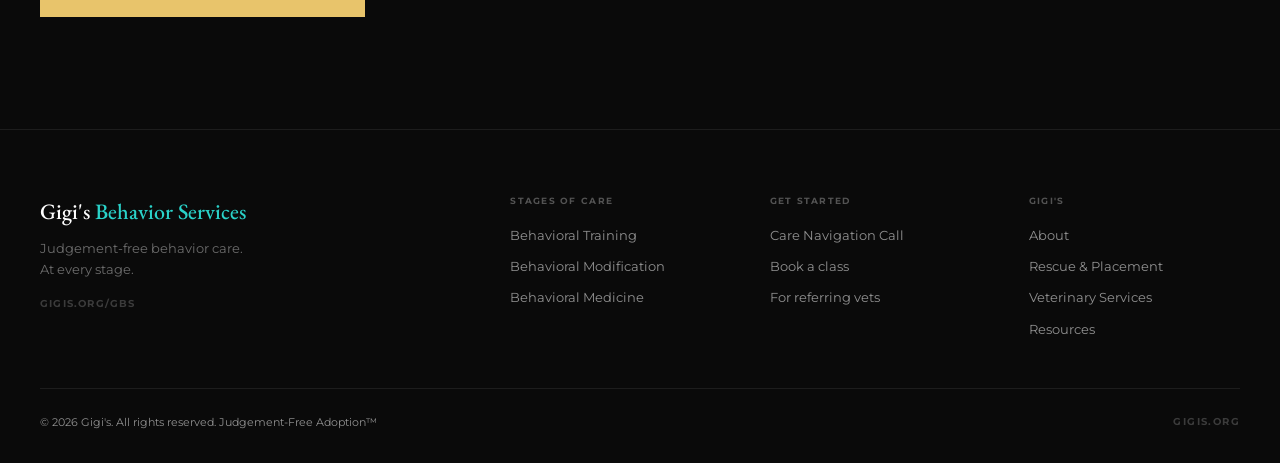
<file: pricing.html>
<!DOCTYPE html>
<html lang="en">
<head>
<meta charset="UTF-8">
<meta name="viewport" content="width=device-width, initial-scale=1.0">
<title>GBS Pricing & Offerings</title>
<link rel="preconnect" href="https://fonts.googleapis.com">
<link rel="preconnect" href="https://fonts.gstatic.com" crossorigin>
<link href="https://fonts.googleapis.com/css2?family=Montserrat:wght@400;500;600;700;800;900&family=EB+Garamond:ital,wght@0,400;0,500;0,600;1,400;1,500;1,600&display=swap" rel="stylesheet">
<link rel="stylesheet" href="gbs-shared.css">
<style>
/* ── LAYOUT: black hero → kale anchor → cream (training) → black (modification) → cream (medicine) → kale (multi-animal) → black (care nav) */

html { scroll-behavior: smooth; -webkit-text-size-adjust: 100%; }
body { background: var(--black); color: var(--ink); font-family: var(--font-body); line-height: 1.65; overflow-x: hidden; }
::selection { background: var(--teal); color: var(--black); }
img { max-width: 100%; }

/* ── PROGRESS BAR */
#progress-bar {
  position: fixed; top: env(safe-area-inset-top, 0px); left: 0;
  height: 3px; width: 0; background: var(--butter); z-index: 200;
  transition: width 80ms linear;
}

/* ── NAV */
#nav {
  position: fixed; top: env(safe-area-inset-top, 0px); left: 0; right: 0;
  z-index: 100; transition: background var(--transition), border-color var(--transition);
  border-bottom: 1px solid transparent;
}
#nav.scrolled { background: rgba(10,10,10,0.94); backdrop-filter: blur(10px); -webkit-backdrop-filter: blur(10px); border-bottom-color: rgba(255,255,255,0.08); }
.nav-inner {
  max-width: 1280px; margin: 0 auto; padding: 0 40px;
  display: flex; align-items: center; justify-content: space-between;
  height: 64px; gap: 32px;
}
.nav-brand { text-decoration: none; flex-shrink: 0; }
.nav-logo-placeholder { display: block; }
.nav-links { display: flex; align-items: center; gap: 28px; }
.nav-links a {
  font-family: var(--font-body); font-weight: 700; font-size: 11px;
  letter-spacing: 0.12em; text-transform: uppercase; text-decoration: none;
  color: rgba(255,255,255,0.55); transition: color var(--transition);
}

.nav-link-active {
  background: var(--butter);
  color: var(--black) !important;
  padding: 4px 10px;
}

/* ── BOTTOM STAGE BAR ── */

.nav-cta {
  font-family: var(--font-body); font-weight: 800; font-size: 11px;
  letter-spacing: 0.12em; text-transform: uppercase; text-decoration: none;
  color: var(--black); background: var(--teal); padding: 9px 18px;
  transition: opacity var(--transition); white-space: nowrap;
}
.nav-cta:hover { opacity: 0.85; }
#nav-burger {
  display: none; flex-direction: column; gap: 5px; background: none; border: none;
  cursor: pointer; padding: 4px; width: 32px;
}
#nav-burger span { display: block; height: 2px; background: #fff; transition: var(--transition); }
#nav-mobile-menu {
  display: none; flex-direction: column; background: var(--kale-ink);
  padding: 20px 24px; gap: 4px;
}
#nav-mobile-menu.open { display: flex; }
#nav-mobile-menu a {
  font-family: var(--font-body); font-weight: 700; font-size: 13px;
  letter-spacing: 0.1em; text-transform: uppercase; text-decoration: none;
  color: rgba(255,255,255,0.7); padding: 12px 0; border-bottom: 1px solid rgba(255,255,255,0.08);
  transition: color var(--transition);
}
#nav-mobile-menu a:hover { color: #fff; }
.nav-mobile-cta {
  margin-top: 12px; color: var(--teal) !important;
  border-bottom: none !important;
}
@media (max-width: 800px) {
  .nav-links { display: none; }
  #nav-burger { display: flex; }
  .nav-inner { padding: 0 20px; }
}

/* ── SECTION STRUCTURE */
.section-inner { max-width: 1280px; margin: 0 auto; padding: 0 40px; }
@media (max-width: 600px) { .section-inner { padding: 0 16px; } }

/* ── SHARED TYPE */
.eyebrow {
  font-family: var(--font-body); font-weight: 700; font-size: 11px;
  letter-spacing: 0.18em; text-transform: uppercase;
}
.eyebrow-butter { color: var(--butter); }
.eyebrow-teal { color: var(--teal); }
.eyebrow-ink { color: rgba(255,255,255,0.4); }

/* ── EM HAND-DRAWN UNDERLINE */
em {
  font-style: normal;
  background-image: url("data:image/svg+xml,%3Csvg xmlns='http://www.w3.org/2000/svg' width='100%25' height='8' viewBox='0 0 300 8' preserveAspectRatio='none'%3E%3Cpath d='M0 5.5 C20 4, 60 3.5, 100 4.5 S180 6, 240 5 S280 4, 300 5' stroke='%2300B4A6' stroke-width='2.5' stroke-linecap='round' fill='none' opacity='0.85'/%3E%3C/svg%3E");
  background-repeat: no-repeat; background-position: 0 100%; background-size: 100% 8px;
  padding-bottom: 3px; display: inline;
}

/* ── REVEAL ANIMATION */

.reveal.visible { opacity: 1; transform: translateY(0); }
.reveal-d1 { transition-delay: 80ms; }
.reveal-d2 { transition-delay: 160ms; }
.reveal-d3 { transition-delay: 240ms; }
.reveal-d4 { transition-delay: 320ms; }

/* ── BUTTONS */
.btn {
  display: inline-block; font-family: var(--font-body); font-weight: 800;
  font-size: 11px; letter-spacing: 0.12em; text-transform: uppercase;
  text-decoration: none; padding: 13px 24px; cursor: pointer;
  transition: opacity var(--transition), background var(--transition), color var(--transition);
  border: none; border-radius: 0;
}
.btn-butter { background: var(--butter); color: var(--black); }
.btn-butter:hover { opacity: 0.85; }
.btn-teal { background: var(--teal-deep); color: #fff; }
.btn-teal:hover { opacity: 0.85; }
.btn-outline-white { background: transparent; color: #fff; border: 1.5px solid rgba(255,255,255,0.4); }
.btn-outline-white:hover { border-color: #fff; }

/* ── PRICE MONO */
.price-mono {
  font-family: var(--font-mono); font-weight: 700;
  font-variant-numeric: tabular-nums;
}

/* ══════════════════════════════════════════════
   01 — HERO
══════════════════════════════════════════════ */
#hero {
  background: var(--black); color: #fff;
  padding: 140px 0 96px;
  position: relative;
}
.hero-content { max-width: 840px; }
#hero h1 {
  font-family: var(--font-display); font-weight: 500;
  font-size: clamp(46px, 8vw, 88px); line-height: 0.96;
  letter-spacing: -0.02em; margin-top: 16px;
  text-wrap: balance;
}
#hero h1 em {
  font-style: normal;
  font-family: var(--font-display);
  background-image: url("data:image/svg+xml,%3Csvg xmlns='http://www.w3.org/2000/svg' width='100%25' height='8' viewBox='0 0 300 8' preserveAspectRatio='none'%3E%3Cpath d='M0 5.5 C20 4, 60 3.5, 100 4.5 S180 6, 240 5 S280 4, 300 5' stroke='%2300B4A6' stroke-width='2.5' stroke-linecap='round' fill='none' opacity='0.85'/%3E%3C/svg%3E");
  background-repeat: no-repeat; background-position: 0 100%; background-size: 100% 8px;
  padding-bottom: 3px; display: inline;
}
.hero-sub {
  margin-top: 24px; font-size: 17px; line-height: 1.65;
  color: rgba(255,255,255,0.68); max-width: 520px;
}
.hero-anchors {
  margin-top: 36px; display: flex; flex-wrap: wrap; gap: 12px; align-items: center;
}
.anchor-btn-butter {
  font-family: var(--font-body); font-weight: 800; font-size: 11px;
  letter-spacing: 0.12em; text-transform: uppercase; text-decoration: none;
  padding: 12px 20px; background: var(--butter); color: var(--black);
  transition: opacity var(--transition);
}
.anchor-btn-butter:hover { opacity: 0.85; }
.anchor-btn-teal {
  font-family: var(--font-body); font-weight: 800; font-size: 11px;
  letter-spacing: 0.12em; text-transform: uppercase; text-decoration: none;
  padding: 12px 20px; background: var(--teal-deep); color: #fff;
  transition: opacity var(--transition);
}
.anchor-btn-teal:hover { opacity: 0.85; }
.anchor-btn-ink {
  font-family: var(--font-body); font-weight: 800; font-size: 11px;
  letter-spacing: 0.12em; text-transform: uppercase; text-decoration: none;
  padding: 11px 20px; background: transparent; color: #fff;
  border: 1.5px solid rgba(255,255,255,0.35); transition: border-color var(--transition);
}
.anchor-btn-ink:hover { border-color: #fff; }
.hero-nav-note {
  margin-top: 20px; font-size: 13px; color: rgba(255,255,255,0.45);
}
.hero-nav-note a { color: var(--teal); text-decoration: none; }
.hero-nav-note a:hover { text-decoration: underline; }

/* ══════════════════════════════════════════════
   02 — ANCHOR STRIP
══════════════════════════════════════════════ */
#anchor-strip {
  background: var(--kale); border-bottom: 1px solid rgba(255,255,255,0.08);
}
.anchor-strip-grid {
  display: grid; grid-template-columns: repeat(3, 1fr);
  border-left: 1px solid rgba(255,255,255,0.1);
}
.anchor-strip-item {
  padding: 40px 32px; border-right: 1px solid rgba(255,255,255,0.1);
  text-decoration: none; display: block; transition: background var(--transition);
  position: relative;
}
.anchor-strip-item:hover { background: rgba(255,255,255,0.04); }
.anchor-strip-item::after {
  content: ''; position: absolute; bottom: 0; left: 32px; right: 32px;
  height: 2px; background: transparent; transition: background var(--transition);
}
.anchor-strip-item:hover::after { background: var(--butter); }
.strip-stage {
  font-family: var(--font-body); font-weight: 700; font-size: 9px;
  letter-spacing: 0.18em; text-transform: uppercase; color: rgba(255,255,255,0.4);
  margin-bottom: 8px;
}
.strip-price {
  font-family: var(--font-mono); font-weight: 700; font-size: clamp(28px, 4vw, 42px);
  color: #fff; line-height: 1; letter-spacing: -0.01em;
  font-variant-numeric: tabular-nums;
}
.strip-price span {
  font-family: var(--font-body); font-weight: 400; font-size: 13px;
  color: rgba(255,255,255,0.45); letter-spacing: 0.02em; margin-left: 4px;
}
.strip-desc { margin-top: 10px; font-size: 13px; color: rgba(255,255,255,0.55); line-height: 1.5; }
@media (max-width: 700px) {
  .anchor-strip-grid { grid-template-columns: 1fr; }
  .anchor-strip-item { padding: 28px 24px; }
}

/* ══════════════════════════════════════════════
   03 — TRAINING
══════════════════════════════════════════════ */
#pricing-training {
  background: var(--cream); padding: 96px 0;
}
.section-stage-num {
  font-family: var(--font-mono); font-weight: 700;
  font-size: clamp(72px, 12vw, 140px); line-height: 1;
  letter-spacing: -0.04em; opacity: 0.12; margin-bottom: 20px;
  display: flex; color: var(--butter-border); user-select: none;
}
.stage-badge {
  display: inline-block; font-family: var(--font-body); font-weight: 800;
  font-size: 9px; letter-spacing: 0.18em; text-transform: uppercase;
  padding: 6px 12px; margin-bottom: 16px;
}
.stage-badge-butter { background: var(--butter); color: var(--ink); }
.stage-badge-teal { background: var(--teal-deep); color: #fff; }
.stage-badge-ink { background: var(--ink); color: var(--cream); }

.section-h2 {
  font-family: var(--font-display); font-weight: 500;
  font-size: clamp(36px, 5.5vw, 60px); line-height: 0.98;
  letter-spacing: -0.015em; text-wrap: balance;
  color: var(--ink);
}
.section-intro {
  margin-top: 16px; font-size: 15px; line-height: 1.65;
  color: var(--ink-warm); max-width: 540px;
}

/* PRICING CARDS */
.pricing-grid {
  margin-top: 48px;
  display: grid; grid-template-columns: repeat(auto-fill, minmax(280px, 1fr));
  gap: 2px; background: var(--gray-line);
  border: 1px solid var(--gray-line);
}
.pricing-card {
  background: var(--cream-soft); padding: 28px 28px 24px;
  display: flex; flex-direction: column; gap: 0;
  position: relative;
}
.card-name {
  font-family: var(--font-body); font-weight: 700; font-size: 13px;
  letter-spacing: 0.04em; color: var(--ink); text-transform: uppercase;
  margin-bottom: 12px;
}
.card-price-row {
  display: flex; align-items: baseline; gap: 10px; flex-wrap: wrap;
  margin-bottom: 10px;
}
.card-price {
  font-family: var(--font-mono); font-weight: 700;
  font-size: 32px; color: var(--ink); line-height: 1;
  letter-spacing: -0.02em; font-variant-numeric: tabular-nums;
}
.card-price-alt {
  font-family: var(--font-mono); font-weight: 700;
  font-size: 16px; color: var(--gray-warm); line-height: 1;
  font-variant-numeric: tabular-nums;
}
.card-meta {
  font-family: var(--font-body); font-size: 11px; font-weight: 500;
  letter-spacing: 0.08em; text-transform: uppercase; color: var(--gray-warm);
  margin-bottom: 14px;
}
.card-desc {
  font-size: 13px; line-height: 1.6; color: var(--ink-warm);
  flex: 1;
}
.card-cta {
  margin-top: 20px;
  display: inline-block; font-family: var(--font-body); font-weight: 800;
  font-size: 10px; letter-spacing: 0.14em; text-transform: uppercase;
  text-decoration: none; padding: 10px 18px; background: var(--butter);
  color: var(--ink); transition: opacity var(--transition);
  width: max-content;
}
.card-cta:hover { opacity: 0.82; }
.card-note {
  font-family: var(--font-body); font-size: 11px; font-style: italic;
  color: var(--gray-warm); margin-top: 10px;
}
.card-tbd {
  font-family: var(--font-mono); font-weight: 700; font-size: 20px;
  color: var(--gray-warm); letter-spacing: 0.04em;
}
.section-note {
  margin-top: 32px; font-size: 13px; color: var(--gray-warm);
  font-style: italic; border-left: 2px solid var(--gray-line); padding-left: 16px;
}

/* ══════════════════════════════════════════════
   04 — MODIFICATION
══════════════════════════════════════════════ */
#pricing-modification {
  background: var(--black); color: #fff; padding: 96px 0;
}
#pricing-modification .section-stage-num { color: var(--teal); opacity: 0.15; }
#pricing-modification .section-h2 { color: #fff; }
#pricing-modification .section-intro { color: rgba(255,255,255,0.62); }

.pricing-grid-dark {
  margin-top: 48px; display: grid;
  grid-template-columns: repeat(auto-fill, minmax(260px, 1fr));
  gap: 2px; background: rgba(255,255,255,0.06);
  border: 1px solid rgba(255,255,255,0.06);
}
.pricing-card-dark {
  background: rgba(255,255,255,0.03); padding: 28px 28px 24px;
  display: flex; flex-direction: column;
  border-left: 3px solid transparent;
}
.pricing-card-dark.teal-accent { border-left-color: var(--teal); }
.card-name-dark {
  font-family: var(--font-body); font-weight: 700; font-size: 12px;
  letter-spacing: 0.06em; color: rgba(255,255,255,0.85); text-transform: uppercase;
  margin-bottom: 10px;
}
.card-price-dark {
  font-family: var(--font-mono); font-weight: 700; font-size: 30px;
  color: var(--teal); line-height: 1; letter-spacing: -0.02em;
  font-variant-numeric: tabular-nums; margin-bottom: 6px;
}
.card-meta-dark {
  font-family: var(--font-body); font-size: 11px; font-weight: 500;
  letter-spacing: 0.08em; text-transform: uppercase;
  color: rgba(255,255,255,0.35); margin-bottom: 12px;
}
.card-desc-dark {
  font-size: 13px; line-height: 1.6; color: rgba(255,255,255,0.55); flex: 1;
}
.card-note-dark {
  font-size: 11px; font-style: italic; color: rgba(255,255,255,0.35); margin-top: 10px;
}

.pathway-label {
  font-family: var(--font-body); font-weight: 700; font-size: 9px;
  letter-spacing: 0.2em; text-transform: uppercase; color: var(--teal);
  margin-top: 48px; margin-bottom: 16px;
  display: flex; align-items: center; gap: 12px;
}
.pathway-label::after {
  content: ''; flex: 1; height: 1px; background: rgba(255,255,255,0.08);
}

.info-box {
  margin-top: 40px; border-left: 3px solid var(--teal);
  background: rgba(42,210,201,0.06); padding: 20px 24px;
}
.info-box p {
  font-size: 14px; line-height: 1.65; color: rgba(255,255,255,0.7);
}
.info-box strong { color: #fff; font-weight: 600; }

.section-cta-row { margin-top: 40px; }

/* ══════════════════════════════════════════════
   05 — MEDICINE
══════════════════════════════════════════════ */
#pricing-medicine {
  background: var(--cream); padding: 96px 0;
}
#pricing-medicine .section-stage-num { color: var(--ink); opacity: 0.08; }

.medicine-bundle-header {
  margin-top: 48px; padding: 40px;
  background: var(--ink); color: #fff;
  display: flex; flex-wrap: wrap; gap: 32px; align-items: flex-start;
}
.bundle-price-block { flex: 0 0 auto; }
.bundle-price-main {
  font-family: var(--font-mono); font-weight: 700;
  font-size: clamp(48px, 7vw, 80px); color: var(--butter);
  line-height: 0.9; letter-spacing: -0.03em;
  font-variant-numeric: tabular-nums;
}
.bundle-price-alt {
  font-size: 18px; color: rgba(255,255,255,0.5); margin-top: 6px;
  font-family: var(--font-mono); font-weight: 400;
}
.bundle-price-alt strong { color: rgba(255,255,255,0.8); font-weight: 700; }
.bundle-tagline {
  font-family: var(--font-body); font-size: 13px; font-weight: 600;
  color: rgba(255,255,255,0.55); text-transform: uppercase;
  letter-spacing: 0.1em; margin-top: 16px;
}
.bundle-desc-block { flex: 1; min-width: 240px; }
.bundle-desc-block p { color: rgba(255,255,255,0.65); font-size: 15px; line-height: 1.65; }

/* Medicine timeline table */
.medicine-timeline {
  margin-top: 32px; width: 100%; border-collapse: collapse;
}
.medicine-timeline th {
  font-family: var(--font-body); font-size: 9px; font-weight: 700;
  letter-spacing: 0.16em; text-transform: uppercase; color: var(--gray-warm);
  text-align: left; padding: 10px 16px; border-bottom: 1px solid var(--gray-line);
}
.medicine-timeline td {
  font-size: 13px; padding: 14px 16px; border-bottom: 1px solid var(--gray-line);
  color: var(--ink); vertical-align: top;
}
.medicine-timeline td:first-child {
  font-family: var(--font-mono); font-weight: 700; font-size: 12px;
  color: var(--gray-warm); white-space: nowrap; font-variant-numeric: tabular-nums;
}
.medicine-timeline td strong { font-weight: 600; color: var(--ink); }
.medicine-timeline td .provider-label {
  display: block; font-size: 11px; color: var(--gray-warm);
  font-weight: 500; margin-top: 2px;
}
.medicine-timeline tr:last-child td { border-bottom: none; }
.table-wrap { overflow-x: auto; }

/* Medicine add-ons */
.addons-label {
  margin-top: 56px; font-family: var(--font-body); font-weight: 700;
  font-size: 9px; letter-spacing: 0.2em; text-transform: uppercase;
  color: var(--butter-text); display: flex; align-items: center; gap: 12px;
}
.addons-label::after { content: ''; flex: 1; height: 1px; background: var(--gray-line); }

.addons-grid {
  margin-top: 20px; display: grid;
  grid-template-columns: repeat(auto-fill, minmax(250px, 1fr));
  gap: 2px; background: var(--gray-line); border: 1px solid var(--gray-line);
}
.addon-card {
  background: var(--cream-soft); padding: 24px 24px 20px;
}
.addon-name {
  font-family: var(--font-body); font-weight: 700; font-size: 12px;
  letter-spacing: 0.04em; text-transform: uppercase; color: var(--ink);
  margin-bottom: 10px;
}
.addon-price {
  font-family: var(--font-mono); font-weight: 700; font-size: 26px;
  color: var(--ink); letter-spacing: -0.02em; line-height: 1;
  font-variant-numeric: tabular-nums;
}
.addon-price.free { color: var(--teal-deep); }
.addon-price.tbd { font-size: 16px; color: var(--gray-warm); }
.addon-meta {
  font-family: var(--font-body); font-size: 10px; font-weight: 500;
  letter-spacing: 0.08em; text-transform: uppercase; color: var(--gray-warm);
  margin-top: 6px;
}

/* ══════════════════════════════════════════════
   06 — MULTI-ANIMAL
══════════════════════════════════════════════ */
#multi-animal {
  background: var(--kale); padding: 96px 0; color: #fff;
  border-top: 3px solid var(--butter-border);
}
#multi-animal .section-h2 { color: #fff; }
#multi-animal em { background-image: url("data:image/svg+xml,%3Csvg xmlns='http://www.w3.org/2000/svg' width='100%25' height='8' viewBox='0 0 300 8' preserveAspectRatio='none'%3E%3Cpath d='M0 5.5 C20 4, 60 3.5, 100 4.5 S180 6, 240 5 S280 4, 300 5' stroke='%23E8C46B' stroke-width='2.5' stroke-linecap='round' fill='none' opacity='0.85'/%3E%3C/svg%3E"); }
.multi-body { margin-top: 20px; font-size: 16px; line-height: 1.65; color: rgba(255,255,255,0.65); max-width: 560px; }
.multi-grid {
  margin-top: 48px; display: grid; grid-template-columns: repeat(3, 1fr);
  gap: 2px; background: rgba(255,255,255,0.08);
  border: 1px solid rgba(255,255,255,0.08);
}
.multi-card {
  background: rgba(255,255,255,0.04); padding: 28px 24px;
}
.multi-card-stage {
  font-family: var(--font-body); font-weight: 700; font-size: 9px;
  letter-spacing: 0.18em; text-transform: uppercase; color: rgba(255,255,255,0.35);
  margin-bottom: 12px;
}
.multi-card-value {
  font-family: var(--font-mono); font-weight: 700;
  font-size: clamp(20px, 3vw, 30px); color: var(--butter);
  line-height: 1; font-variant-numeric: tabular-nums; margin-bottom: 8px;
}
.multi-card-desc { font-size: 13px; color: rgba(255,255,255,0.55); line-height: 1.5; }
.multi-note {
  margin-top: 32px; font-size: 13px; color: rgba(255,255,255,0.5); font-style: italic;
  border-left: 2px solid rgba(255,255,255,0.15); padding-left: 16px;
}
.multi-callout {
  margin-top: 40px; background: rgba(232,196,107,0.1); border: 1px solid rgba(232,196,107,0.25);
  padding: 24px 28px;
}
.multi-callout p { font-size: 15px; line-height: 1.65; color: rgba(255,255,255,0.75); }
.multi-callout strong { color: var(--butter); font-weight: 600; }
@media (max-width: 700px) {
  .multi-grid { grid-template-columns: 1fr; }
}

/* ══════════════════════════════════════════════
   07 — CARE NAV ENTRY
══════════════════════════════════════════════ */
#cta-band {
  background: var(--black); padding: 96px 0 112px; color: #fff;
}
#cta-band .section-h2 { color: #fff; font-size: clamp(36px, 5.5vw, 58px); }
#cta-band em { background-image: url("data:image/svg+xml,%3Csvg xmlns='http://www.w3.org/2000/svg' width='100%25' height='8' viewBox='0 0 300 8' preserveAspectRatio='none'%3E%3Cpath d='M0 5.5 C20 4, 60 3.5, 100 4.5 S180 6, 240 5 S280 4, 300 5' stroke='%2300B4A6' stroke-width='2.5' stroke-linecap='round' fill='none' opacity='0.85'/%3E%3C/svg%3E"); }
.cta-body { margin-top: 20px; font-size: 17px; line-height: 1.7; color: rgba(255,255,255,0.62); max-width: 560px; }
.cta-stats {
  margin-top: 48px; display: flex; flex-wrap: wrap; gap: 2px;
  border: 1px solid rgba(255,255,255,0.08);
}
.cta-stat {
  flex: 1; min-width: 200px; padding: 28px 24px;
  background: rgba(255,255,255,0.03); border-right: 1px solid rgba(255,255,255,0.06);
}
.cta-stat:last-child { border-right: none; }
.cta-stat-value {
  font-family: var(--font-mono); font-weight: 700; font-size: 36px;
  color: var(--butter); line-height: 1; letter-spacing: -0.02em;
  font-variant-numeric: tabular-nums;
}
.cta-stat-label { font-size: 13px; color: rgba(255,255,255,0.45); margin-top: 8px; line-height: 1.5; }
.cta-primary {
  margin-top: 48px; display: inline-block;
  font-family: var(--font-body); font-weight: 800; font-size: 12px;
  letter-spacing: 0.14em; text-transform: uppercase; text-decoration: none;
  padding: 18px 36px; background: var(--butter); color: var(--black);
  transition: opacity var(--transition);
}
.cta-primary:hover { opacity: 0.85; }

/* ══════════════════════════════════════════════
   FOOTER
══════════════════════════════════════════════ */
footer { background: var(--black); color: rgba(255,255,255,0.55); padding: 64px 0 32px; border-top: 1px solid rgba(255,255,255,0.08); }

.footer-links { display: flex; flex-direction: column; gap: 10px; }

@media (max-width: 800px) {
  .footer-grid { grid-template-columns: 1fr 1fr; gap: 32px; }
}
@media (max-width: 480px) {
  .footer-grid { grid-template-columns: 1fr; }
  .footer-bottom { flex-direction: column; gap: 12px; text-align: center; }
}


/* ── MODIFICATION — teal surface (black belongs to Medicine) */
#pricing-modification { background: var(--teal-deep); }
#pricing-modification .section-stage-num { color: #fff !important; opacity: 0.2 !important; }
#pricing-modification .stage-badge-teal { background: #fff; color: var(--teal-deep); }
#pricing-modification .section-intro { color: rgba(255,255,255,0.8); }
#pricing-modification .pathway-label { color: var(--butter); }
#pricing-modification .pathway-label::after { background: rgba(255,255,255,0.18); }
#pricing-modification .pricing-grid-dark { grid-template-columns: repeat(auto-fit, minmax(260px, 1fr)); background: rgba(255,255,255,0.12); border-color: rgba(255,255,255,0.12); }
#pricing-modification .pricing-card-dark { background: rgba(0,0,0,0.14); }
#pricing-modification .card-price-dark { color: #fff; }
#pricing-modification .card-meta-dark { color: rgba(255,255,255,0.6); }
#pricing-modification .card-desc-dark { color: rgba(255,255,255,0.75); }
#pricing-modification .info-box { border-left-color: var(--butter); background: rgba(0,0,0,0.14); }
#pricing-modification .info-box p { color: rgba(255,255,255,0.85); }
.section-intro-cta { margin-top: 28px; }
.info-box-cta {
  display: inline-block; margin-top: 16px; font-family: var(--font-body); font-weight: 800;
  font-size: 10px; letter-spacing: 0.14em; text-transform: uppercase; text-decoration: none;
  color: var(--butter); border-bottom: 1px solid var(--butter); padding-bottom: 2px;
}
.info-box-cta:hover { opacity: 0.8; }

/* Modification Starting Point block — mirrors the Medicine bundle header */
.mod-bundle-header {
  margin-top: 48px; padding: 40px;
  background: #0A5C56; color: #fff;
  display: flex; flex-wrap: wrap; gap: 32px; align-items: flex-start;
}
.mod-bundle-header .bundle-desc-block p { color: rgba(255,255,255,0.8); }
.bundle-meta {
  margin-top: 14px; font-family: var(--font-body); font-size: 11px; font-weight: 600;
  letter-spacing: 0.08em; text-transform: uppercase; color: rgba(255,255,255,0.55);
}

/* Medicine-Led teaser (pricing lives in the Medicine section) */
.medled-teaser {
  margin-top: 56px; padding: 28px 32px; background: rgba(0,0,0,0.18);
  border-left: 3px solid rgba(255,255,255,0.45);
  display: flex; flex-wrap: wrap; gap: 16px 40px; align-items: center; justify-content: space-between;
}
.medled-teaser-label {
  font-family: var(--font-body); font-weight: 700; font-size: 9px; letter-spacing: 0.2em;
  text-transform: uppercase; color: var(--butter); margin-bottom: 6px;
}
.medled-teaser-title { font-family: var(--font-display); font-size: 24px; font-weight: 500; color: #fff; line-height: 1.15; }
.medled-teaser-body { font-size: 13px; color: rgba(255,255,255,0.7); margin-top: 6px; max-width: 520px; line-height: 1.6; }
.medled-teaser-link {
  font-family: var(--font-body); font-weight: 800; font-size: 10px; letter-spacing: 0.14em;
  text-transform: uppercase; text-decoration: none; color: var(--black); background: var(--butter);
  padding: 12px 20px; white-space: nowrap; transition: opacity var(--transition);
}
.medled-teaser-link:hover { opacity: 0.85; }

/* Medicine-Led cards inside the Medicine section */
.medled-label-sub {
  font-size: 9px; color: var(--gray-warm); font-weight: 500; letter-spacing: 0.08em; text-transform: none;
}
#medicine-led-pricing { scroll-margin-top: 80px; }

/* Training "Book now" — inert until the qualification quiz exists */
button.card-cta { border: none; cursor: default; }

/* Multi-animal — two cards now that Training is out */
#multi-animal .multi-grid { grid-template-columns: repeat(2, 1fr); }

/* ── RESPONSIVE */
@media (max-width: 700px) {
  #hero { padding: 120px 0 72px; }
  .medicine-bundle-header { flex-direction: column; gap: 24px; }
  .anchor-btn-butter, .anchor-btn-teal, .anchor-btn-ink { width: 100%; text-align: center; }
  .hero-anchors { flex-direction: column; }
  .cta-stats { flex-direction: column; }
}

/* ── FOCUS */
a:focus-visible, button:focus-visible {
  outline: 2px solid var(--teal); outline-offset: 3px;
}

/* ── REDUCED MOTION */
@media (prefers-reduced-motion: reduce) {
  .reveal { opacity: 1; transform: none; transition: none; }
}
</style>
</head>
<body>
<!-- PROGRESS BAR -->
<div id="progress-bar"></div>

<!-- NAV -->
<nav id="nav">
  <div class="nav-inner">
    <a href="index.html" class="nav-brand">
      <span class="nav-logo-placeholder" style="color:var(--teal);font-weight:800;font-size:14px;letter-spacing:0.1em;">GBS</span>
    </a>
    <div class="nav-links">
      <a href="training.html">Training</a>
      <a href="modification.html">Modification</a>
      <a href="medicine.html">Medicine</a>
      <a href="pricing.html" class="nav-link-active">Cost Transparency</a>
      <a href="meet-the-team.html">Team</a>
      <a href="referring-vets.html">For Vets</a>
    </div>
    <div class="nav-right">
      <a href="#cta-band" class="nav-cta">Get started</a>
      <button id="nav-burger" aria-label="Open menu" aria-expanded="false">
        <span></span><span></span><span></span>
      </button>
    </div>
  </div>
  <div id="nav-mobile-menu">
    <a href="training.html">Training</a>
    <a href="modification.html">Modification</a>
    <a href="medicine.html">Medicine</a>
    <a href="pricing.html">Pricing</a>
    <a href="meet-the-team.html">Meet the Team</a>
    <a href="#cta-band" class="nav-mobile-cta">Get started</a>
  </div>
</nav>

<!-- 01 — HERO -->
<section id="hero">
  <div class="section-inner">
    <div class="hero-content">
      <div class="eyebrow eyebrow-butter reveal">Pricing &amp; Offerings</div>
      <h1 class="reveal reveal-d1">Transparent pricing.<br><em>No surprises.</em></h1>
      <p class="hero-sub reveal reveal-d2">Every service, every price — laid out clearly. Behavior care shouldn't feel like a mystery.</p>
      <div class="hero-anchors reveal reveal-d3">
        <a href="#pricing-training" class="anchor-btn-butter">Training from <span class="price-mono" style="font-size:inherit;">$42</span></a>
        <a href="#pricing-modification" class="anchor-btn-teal">Modification from <span class="price-mono" style="font-size:inherit;">$250</span></a>
        <a href="#pricing-medicine" class="anchor-btn-ink">Medicine from <span class="price-mono" style="font-size:inherit;">$590</span></a>
      </div>
      <p class="hero-nav-note reveal reveal-d4">Not sure which stage is right? <a href="#cta-band">Book a free Care Navigation Call.</a></p>
    </div>
  </div>
</section>

<!-- 02 — ANCHOR STRIP -->
<section id="anchor-strip">
  <div class="anchor-strip-grid">
    <a href="#pricing-training" class="anchor-strip-item">
      <div class="strip-stage">Foundations</div>
      <div class="strip-price">$42<span>from / class</span></div>
      <div class="strip-desc">Foundational skill building for dogs</div>
    </a>
    <a href="#pricing-modification" class="anchor-strip-item">
      <div class="strip-stage">Support</div>
      <div class="strip-price">$250<span>from</span></div>
      <div class="strip-desc">Behavior change for animals at any age</div>
    </a>
    <a href="#pricing-medicine" class="anchor-strip-item">
      <div class="strip-stage">Specialty</div>
      <div class="strip-price">$590<span>from</span></div>
      <div class="strip-desc">Specialty veterinary behavioral medicine</div>
    </a>
  </div>
</section>

<!-- 03 — TRAINING -->
<section id="pricing-training">
  <div class="section-inner">
    <span class="section-stage-num reveal"><span class="stage-dial" role="img" aria-label="Stage 1 of 3"><i class="on"></i><i></i><i></i></span></span>
    <div class="reveal reveal-d1"><span class="stage-badge stage-badge-butter">Foundations</span></div>
    <h2 class="section-h2 reveal reveal-d2">Behavior Training</h2>
    <p class="section-intro reveal reveal-d3">Book directly from the website. Led by credentialed Behavior Trainers.</p>

    <div class="pricing-grid reveal reveal-d4">

      <div class="pricing-card">
        <div class="card-name">Puppy Preschool</div>
        <div class="card-price-row">
          <span class="card-price">$42</span>
        </div>
        <div class="card-meta">50 min class · Behavior Trainer</div>
        <p class="card-desc">Drop-in format. For puppies 8–20 weeks. Socialization, confidence-building, and positive exposure. Vaccine requirements apply; adult family member must attend.</p>
        <button type="button" class="card-cta" data-quiz-trigger="training">Book now</button>
      </div>

      <div class="pricing-card">
        <div class="card-name">Tricks Class</div>
        <div class="card-price-row">
          <span class="card-price">$42</span>
        </div>
        <div class="card-meta">50 min class · Behavior Trainer</div>
        <p class="card-desc">Drop-in format. Reward-based. Builds focus, communication, and confidence. Dogs 20 weeks+, fully vaccinated.</p>
        <button type="button" class="card-cta" data-quiz-trigger="training">Book now</button>
      </div>

      <div class="pricing-card">
        <div class="card-name">Skills &amp; Manners — Foundations</div>
        <div class="card-price-row">
          <span class="card-price">$225</span>
        </div>
        <div class="card-meta">6-week series · Behavior Trainer</div>
        <p class="card-desc">A comprehensive six-week series covering foundational manners and positive reinforcement skills.</p>
        <button type="button" class="card-cta" data-quiz-trigger="training">Book now</button>
      </div>

      <div class="pricing-card">
        <div class="card-name">Skills &amp; Manners — Advanced</div>
        <div class="card-price-row">
          <span class="card-price">$225</span>
        </div>
        <div class="card-meta">6-week series · Behavior Trainer</div>
        <p class="card-desc">For dogs who have completed Foundations or equivalent. Advanced manners, impulse control, and real-world skills.</p>
        <button type="button" class="card-cta" data-quiz-trigger="training">Book now</button>
      </div>

      <div class="pricing-card">
        <div class="card-name">Skills &amp; Manners — Private</div>
        <div class="card-price-row">
          <span class="card-price">$699</span>
        </div>
        <div class="card-meta">6 private sessions · Behavior Trainer</div>
        <p class="card-desc">Six one-on-one sessions tailored to your dog and your goals.</p>
        <button type="button" class="card-cta" data-quiz-trigger="training">Book now</button>
      </div>

    </div>

    <p class="section-note reveal">All Training classes book directly from the website.</p>
  </div>
</section>

<!-- 04 — MODIFICATION -->
<section id="pricing-modification">
  <div class="section-inner">
    <span class="section-stage-num reveal" style="color:var(--teal);opacity:0.13;"><span class="stage-dial" role="img" aria-label="Stage 2 of 3"><i class="on"></i><i class="on"></i><i></i></span></span>
    <div class="reveal reveal-d1"><span class="stage-badge stage-badge-teal">Support</span></div>
    <h2 class="section-h2 reveal reveal-d2">Behavior Modification</h2>
    <p class="section-intro reveal reveal-d3">Requires a Care Navigation Call to schedule.</p>
    <div class="section-intro-cta reveal reveal-d3">
      <a href="#cta-band" class="btn btn-butter">Book now</a>
    </div>

    <div class="mod-bundle-header reveal">
      <div class="bundle-price-block">
        <div class="bundle-price-main">$250</div>
        <div class="bundle-price-alt">Two animals: <strong>$400</strong></div>
        <div class="bundle-tagline">The Modification Starting Point</div>
      </div>
      <div class="bundle-desc-block">
        <p>Your first Modification appointment. A virtual comprehensive assessment — history, goals, and a clear behavior plan.</p>
        <div class="bundle-meta">90 min · Virtual · Behavior Consultant</div>
      </div>
    </div>

    <div class="pathway-label reveal">Consultant-Led Follow-Ups</div>
    <div class="pricing-grid-dark reveal reveal-d1">

      <div class="pricing-card-dark">
        <div class="card-name-dark">Consultant-Led Session (Virtual)</div>
        <div class="card-price-dark">$125</div>
        <div class="card-meta-dark">60 min · Behavior Consultant</div>
        <p class="card-desc-dark">Follow-up session via video call with your Behavior Consultant.</p>
      </div>

      <div class="pricing-card-dark">
        <div class="card-name-dark">Consultant-Led Session (@ Gigi's)</div>
        <div class="card-price-dark">$150</div>
        <div class="card-meta-dark">60 min · Behavior Consultant</div>
        <p class="card-desc-dark">Follow-up session in-clinic at Gigi's with your Behavior Consultant.</p>
      </div>

      <div class="pricing-card-dark">
        <div class="card-name-dark">Consultant-Led Session (In-Home)</div>
        <div class="card-price-dark">$175</div>
        <div class="card-meta-dark">60 min · Behavior Consultant</div>
        <p class="card-desc-dark">In-home follow-up session.</p>
        <p class="card-note-dark">Behaviorally required cases only, at Gigi's discretion. Discuss on your Care Navigation Call.</p>
      </div>

    </div>

    <div class="info-box reveal">
      <p>
        <strong>Multi-animal households:</strong> Both animals can attend any session together. The two-animal fee applies to the Modification Starting Point only. All follow-up sessions cover the full household at no additional charge. See below for detail.
      </p>
      <a href="#multi-animal" class="info-box-cta">See multi-animal details ↓</a>
    </div>

    <div class="section-cta-row reveal">
      <a href="#cta-band" class="btn btn-butter">Book a care navigation call</a>
    </div>

    <div class="medled-teaser reveal">
      <div>
        <div class="medled-teaser-label">Medicine-Led Modification</div>
        <div class="medled-teaser-title">Available after the Medicine Starting Point.</div>
        <p class="medled-teaser-body">Led by a Behavioral Medicine Tech working alongside the veterinary behaviorist. Pathway and pricing live in the Medicine section.</p>
      </div>
      <a href="#medicine-led-pricing" class="medled-teaser-link">See Medicine-Led pricing ↓</a>
    </div>
  </div>
</section>

<!-- 05 — MEDICINE -->
<section id="pricing-medicine">
  <div class="section-inner">
    <span class="section-stage-num reveal" style="color:var(--ink);opacity:0.07;"><span class="stage-dial" role="img" aria-label="Stage 3 of 3"><i class="on"></i><i class="on"></i><i class="on"></i></span></span>
    <div class="reveal reveal-d1"><span class="stage-badge stage-badge-ink">Specialty</span></div>
    <h2 class="section-h2 reveal reveal-d2">Behavior Medicine</h2>
    <p class="section-intro reveal reveal-d3">Requires a Care Navigation Call and a vet referral from your primary veterinarian. Led by one of fewer than 100 practicing board-certified veterinary behaviorists in the country.</p>

    <div class="medicine-bundle-header reveal">
      <div class="bundle-price-block">
        <div class="bundle-price-main">$590</div>
        <div class="bundle-price-alt">Two animals: <strong>$890</strong></div>
        <div class="bundle-tagline">The Medicine Starting Point</div>
      </div>
      <div class="bundle-desc-block">
        <p>One unified plan through Day 56. No packages to upgrade. Medication, behavior planning, and specialist follow-up — all in a single starting point.</p>
      </div>
    </div>

    <div class="table-wrap reveal">
      <table class="medicine-timeline">
        <thead>
          <tr>
            <th>When</th>
            <th>Appointment</th>
            <th>Length</th>
            <th>Provider</th>
          </tr>
        </thead>
        <tbody>
          <tr>
            <td>Day 1</td>
            <td><strong>Initial Behavioral Medicine Assessment</strong></td>
            <td>1 hr</td>
            <td>Veterinary Behaviorist</td>
          </tr>
          <tr>
            <td>Day 7</td>
            <td><strong>Medicine Check-In (Phone)</strong></td>
            <td>10 min</td>
            <td>Behavioral Medicine Tech</td>
          </tr>
          <tr>
            <td>Week 2</td>
            <td><strong>Medicine Check-In (Virtual)</strong></td>
            <td>15 min</td>
            <td><span>Vet Behaviorist + Behavioral Medicine Tech</span></td>
          </tr>
          <tr>
            <td>Week 4</td>
            <td><strong>Medicine Led Mod Starter Session (Virtual)</strong></td>
            <td>40 min</td>
            <td><span>Behavioral Medicine Tech<span class="provider-label">Vet Behaviorist joins briefly</span></span></td>
          </tr>
          <tr>
            <td>Month 2</td>
            <td><strong>Medicine Check-In (Virtual)</strong></td>
            <td>15 min</td>
            <td>Veterinary Behaviorist</td>
          </tr>
        </tbody>
      </table>
    </div>

    <div class="addons-label reveal" id="medicine-led-pricing">Medicine-Led Modification <span class="medled-label-sub">Available after the Medicine Starting Point</span></div>
    <div class="pricing-grid reveal" style="margin-top:20px;">

      <div class="pricing-card">
        <div class="card-name">Medicine-Led Session (Virtual)</div>
        <div class="card-price-row"><span class="card-price">$140</span></div>
        <div class="card-meta">40 min · Behavioral Medicine Tech</div>
        <p class="card-desc">Virtual session with your Behavioral Medicine Tech to implement your integrated treatment plan.</p>
      </div>

      <div class="pricing-card">
        <div class="card-name">Medicine-Led Session (@ Gigi's)</div>
        <div class="card-price-row"><span class="card-price">$175</span></div>
        <div class="card-meta">40 min · Behavioral Medicine Tech</div>
        <p class="card-desc">In-clinic session at Gigi's with your Behavioral Medicine Tech.</p>
      </div>

      <div class="pricing-card">
        <div class="card-name">Medicine-Led Mini Session (@ Gigi's)</div>
        <div class="card-price-row"><span class="card-price">$50</span></div>
        <div class="card-meta">20 min · Behavioral Medicine Tech</div>
        <p class="card-desc">A shorter check-in session for focused skill work or progress review.</p>
      </div>

      <div class="pricing-card">
        <div class="card-name">Medicine-Led Session (In-Home)</div>
        <div class="card-price-row"><span class="card-price">$175</span></div>
        <div class="card-meta">40 min · Behavioral Medicine Tech</div>
        <p class="card-desc">In-home session with your Behavioral Medicine Tech.</p>
        <p class="card-note">Behaviorally required, at Gigi's discretion.</p>
      </div>

    </div>

    <div class="addons-label reveal">Add-ons &amp; Ongoing Care</div>
    <div class="addons-grid reveal">

      <div class="addon-card">
        <div class="addon-name">Medicine Check-In (Virtual)</div>
        <div class="addon-price">$210</div>
        <div class="addon-meta">15 min · Veterinary Behaviorist</div>
      </div>

      <div class="addon-card">
        <div class="addon-name">Extended Medicine Check-In (Virtual)</div>
        <div class="addon-price">$300</div>
        <div class="addon-meta">30 min · Veterinary Behaviorist</div>
      </div>

      <div class="addon-card">
        <div class="addon-name">Vet-to-Vet Medicine Transition Call</div>
        <div class="addon-price free">Free</div>
        <div class="addon-meta">20 min · Veterinary Behaviorist</div>
      </div>

      <div class="addon-card">
        <div class="addon-name">Vet-to-Vet Consulting Call</div>
        <div class="addon-price">$250</div>
        <div class="addon-meta">20 min · Veterinary Behaviorist</div>
      </div>

      <div class="addon-card">
        <div class="addon-name">Urgent Behavioral Appointment</div>
        <div class="addon-price tbd">Pricing coming soon</div>
        <div class="addon-meta">Details to be confirmed</div>
      </div>

    </div>

    <div class="section-cta-row reveal" style="margin-top:40px;">
      <a href="#cta-band" class="btn btn-butter">Book a care navigation call</a>
    </div>
  </div>
</section>

<!-- 06 — MULTI-ANIMAL -->
<section id="multi-animal">
  <div class="section-inner">
    <h2 class="section-h2 reveal">Are your animals struggling with <em>each other</em>?</h2>
    <p class="multi-body reveal reveal-d1">Multi-animal behavioral conflict is a specific area of focus at Gigi's. Bring it up on your Care Navigation Call and we'll help you figure out the right place to start.</p>

    <div class="multi-grid reveal reveal-d2">
      <div class="multi-card">
        <div class="multi-card-stage">Modification Starting Point</div>
        <div class="multi-card-value">$400</div>
        <div class="multi-card-desc">$400 for two animals vs. $250 for one.</div>
      </div>
      <div class="multi-card">
        <div class="multi-card-stage">Medicine Starting Point</div>
        <div class="multi-card-value">$890</div>
        <div class="multi-card-desc">$890 for two animals vs. $590 for one.</div>
      </div>
    </div>

    <p class="multi-note reveal">All follow-up sessions cover the full household at no additional charge.</p>
  </div>
</section>

<!-- 07 — CARE NAV ENTRY -->
<section id="cta-band">
  <div class="section-inner">
    <div class="eyebrow eyebrow-teal reveal">Free to schedule</div>
    <h2 class="section-h2 reveal reveal-d1">Not sure where to <em>start</em>?</h2>
    <p class="cta-body reveal reveal-d2">The Care Navigation Call is free. Lacey will review your animal's behavior history, answer your questions, and help you find the right starting point — no pressure, no obligation.</p>

    <div class="cta-stats reveal reveal-d3">
      <div class="cta-stat">
        <div class="cta-stat-value">Free</div>
        <div class="cta-stat-label">No cost, no commitment</div>
      </div>
      <div class="cta-stat">
        <div class="cta-stat-value" style="font-size:18px;line-height:1.2;">With Lacey</div>
        <div class="cta-stat-label">Our Client Success Manager, on your side</div>
      </div>
      <div class="cta-stat">
        <div class="cta-stat-value" style="font-size:18px;line-height:1.2;">Any stage</div>
        <div class="cta-stat-label">Training self-schedules. Modification and Medicine start here.</div>
      </div>
    </div>

    <a href="#" class="cta-primary reveal reveal-d4">Book a care navigation call</a>
  </div>
</section>

<!-- FOOTER -->
<footer id="footer">
  <div class="section-inner">
    <div class="footer-grid">
      <div>
        <div class="footer-brand-name">Gigi's <span>Behavior Services</span></div>
        <div class="footer-tagline">Judgement-free behavior care.<br>At every stage.</div>
        <div style="font-size:10px;font-weight:700;letter-spacing:0.12em;text-transform:uppercase;color:rgba(255,255,255,0.2);">GIGIS.ORG/GBS</div>
      </div>
      <div>
        <div class="footer-col-label">Stages of care</div>
        <div class="footer-links">
          <a href="training.html">Behavioral Training</a>
          <a href="modification.html">Behavioral Modification</a>
          <a href="medicine.html">Behavioral Medicine</a>
        </div>
      </div>
      <div>
        <div class="footer-col-label">Get started</div>
        <div class="footer-links">
          <a href="#cta-band">Care Navigation Call</a>
          <a href="training.html">Book a class</a>
          <a href="referring-vets.html">For referring vets</a>
        </div>
      </div>
      <div>
        <div class="footer-col-label">Gigi's</div>
        <div class="footer-links">
          <a href="#">About</a>
          <a href="#">Rescue &amp; Placement</a>
          <a href="#">Veterinary Services</a>
          <a href="#">Resources</a>
        </div>
      </div>
    </div>
    <div class="footer-bottom">
      <div class="footer-legal">© 2026 Gigi's. All rights reserved. Judgement-Free Adoption™</div>
      <div class="footer-url">GIGIS.ORG</div>
    </div>
  </div>
</footer>

<script>
const bar = document.getElementById('progress-bar');
window.addEventListener('scroll', () => {
  const pct = window.scrollY / (document.body.scrollHeight - window.innerHeight) * 100;
  bar.style.width = Math.min(pct, 100) + '%';
}, { passive: true });
const nav = document.getElementById('nav');
window.addEventListener('scroll', () => { nav.classList.toggle('scrolled', window.scrollY > 40); }, { passive: true });
const navBurger = document.getElementById('nav-burger');
const navMobileMenu = document.getElementById('nav-mobile-menu');
navBurger.addEventListener('click', () => {
  const isOpen = navMobileMenu.classList.toggle('open');
  navBurger.setAttribute('aria-expanded', isOpen);
});
navMobileMenu.querySelectorAll('a').forEach(a => {
  a.addEventListener('click', () => { navMobileMenu.classList.remove('open'); navBurger.setAttribute('aria-expanded', 'false'); });
});
const reveals = document.querySelectorAll('.reveal');
const revealObs = new IntersectionObserver(entries => {
  entries.forEach(e => { if (e.isIntersecting) { e.target.classList.add('visible'); revealObs.unobserve(e.target); } });
}, { threshold: 0.12 });
reveals.forEach(el => revealObs.observe(el));
if (window.matchMedia('(prefers-reduced-motion: reduce)').matches) {
  reveals.forEach(el => el.classList.add('visible'));
}

(function(){
  var bar = document.getElementById('stage-bar-wrap');
  if(!bar) return;
  var shown = false;
  window.addEventListener('scroll', function(){
    var y = window.pageYOffset || document.documentElement.scrollTop;
    if(y > 300 && !shown){ bar.classList.add('visible'); shown = true; }
    else if(y <= 300 && shown){ bar.classList.remove('visible'); shown = false; }
  }, {passive:true});
})();
</script>

<div id="stage-bar-wrap">
  <div id="stage-bar">
    <a href="training.html" class="sbar-item sbar-training ">
      <div class="sbar-eyebrow" style="color:rgba(255,255,255,0.85);">Foundations</div>
      <div class="sbar-label">Training</div>
      <div class="sbar-price">From $42</div>
    </a>
    <a href="modification.html" class="sbar-item sbar-mod ">
      <div class="sbar-eyebrow" style="color:var(--teal);">Support</div>
      <div class="sbar-label">Modification</div>
      <div class="sbar-price">From $250</div>
    </a>
    <a href="medicine.html" class="sbar-item sbar-med ">
      <div class="sbar-eyebrow" style="color:rgba(255,255,255,0.5);">Specialty</div>
      <div class="sbar-label">Medicine</div>
      <div class="sbar-price">From $590</div>
    </a>
    <a href="#cta-band" class="sbar-cta">
      <div class="sbar-cta-label">Not sure? Book a call <svg class="sbar-arrow" viewBox="0 0 32 16" aria-hidden="true"><path d="M2,9 C10,6.5 20,6 30,8 M2,10.2 C12,7.8 21,7.2 29,9"/><path d="M30,8 L23,4.8 M30,8 L24,12.5"/></svg></div>
    </a>
  </div>
  <div id="vet-bar">
    <div class="vbar-spacer"></div>
    <a href="referring-vets.html" class="vbar-link">
      <span class="vbar-eyebrow">For Vets</span>
      <span class="vbar-label">Referring Vets →</span>
    </a>
    <div class="vbar-spacer-cta"></div>
  </div>
</div>

</body>
</html>
</file>
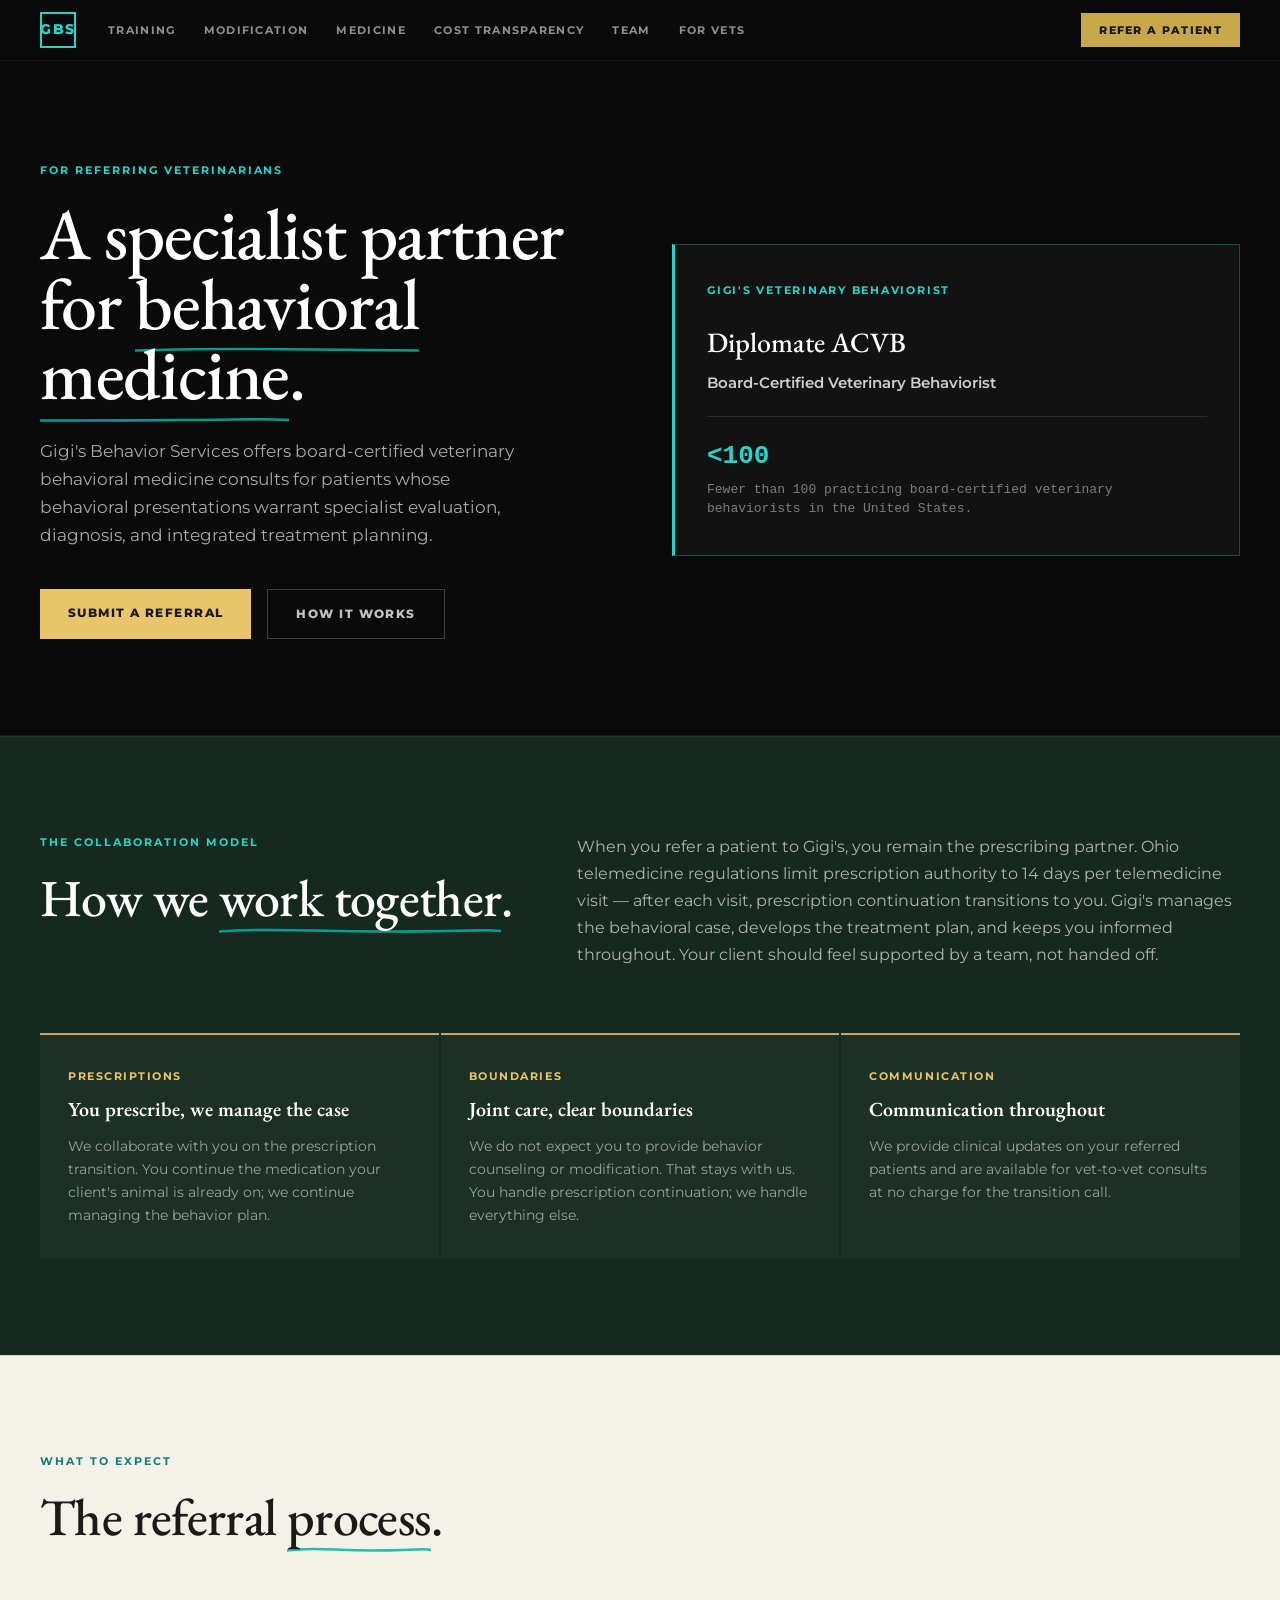
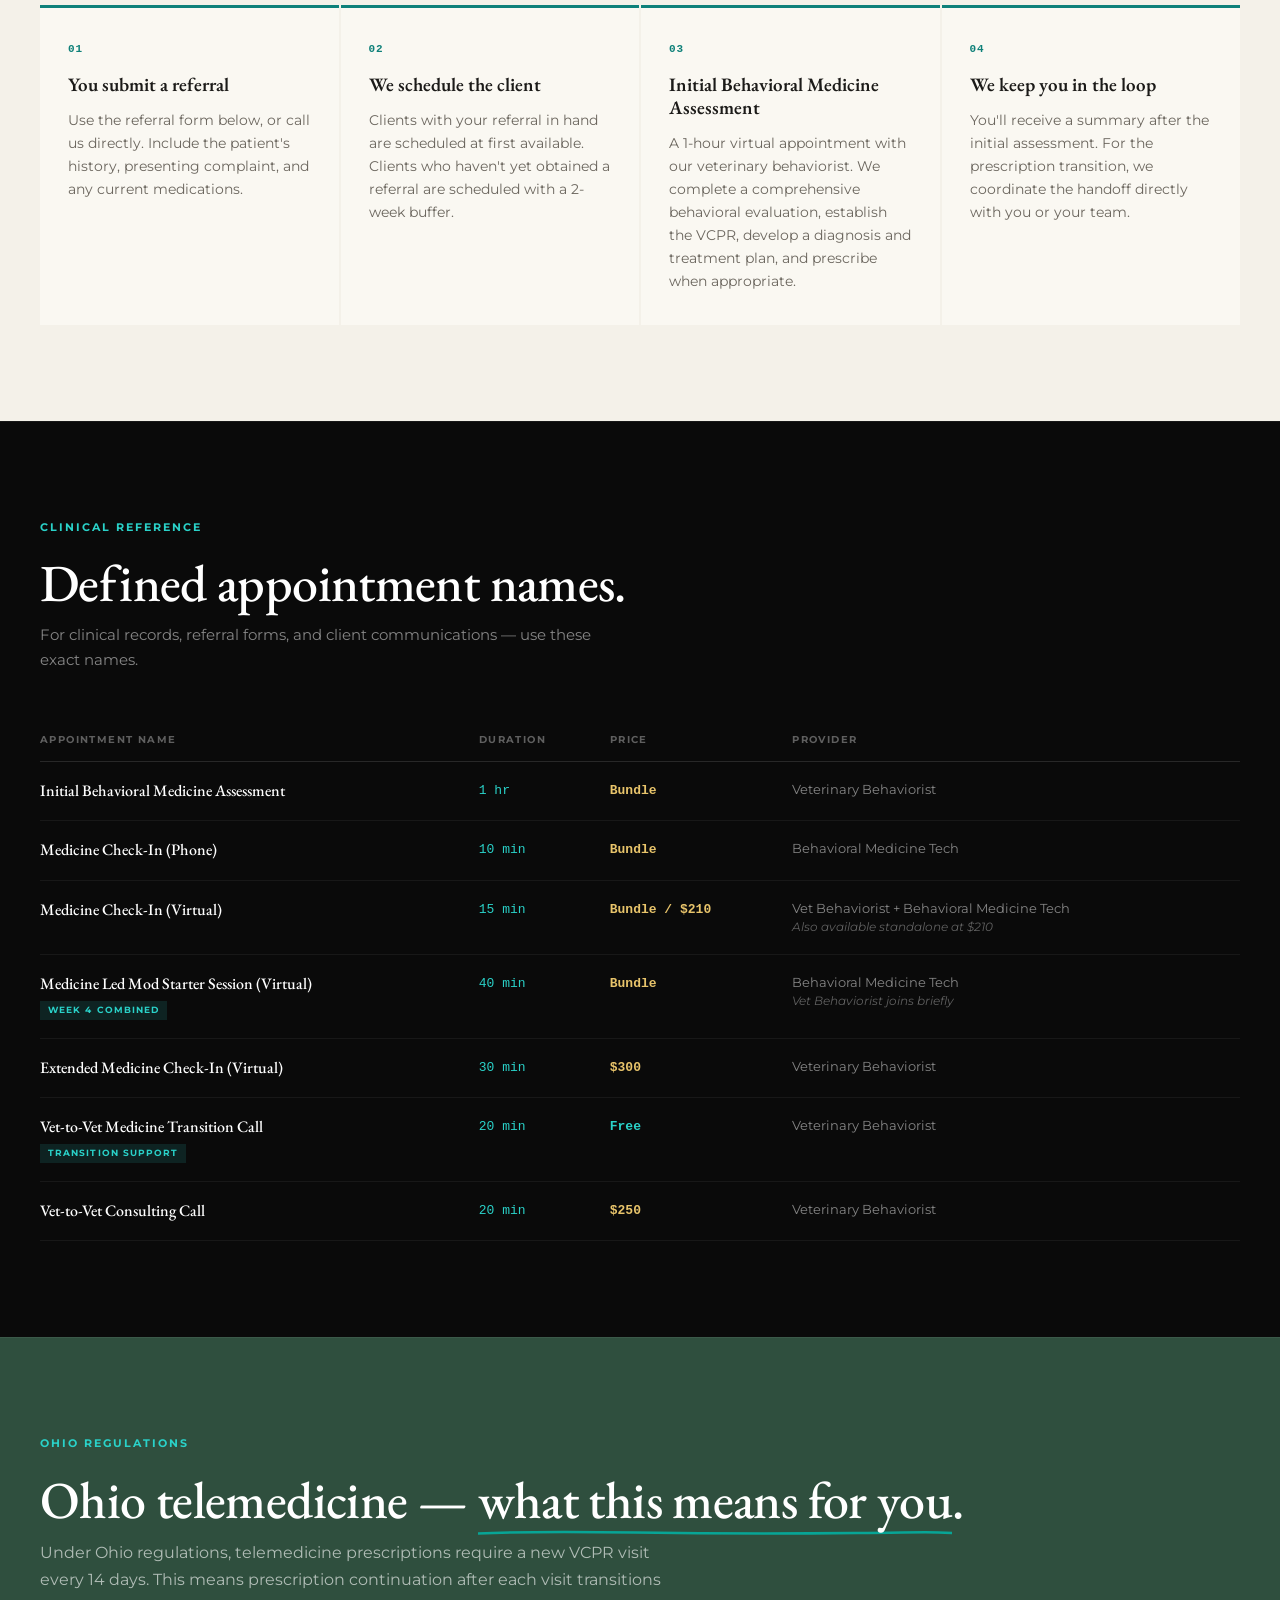
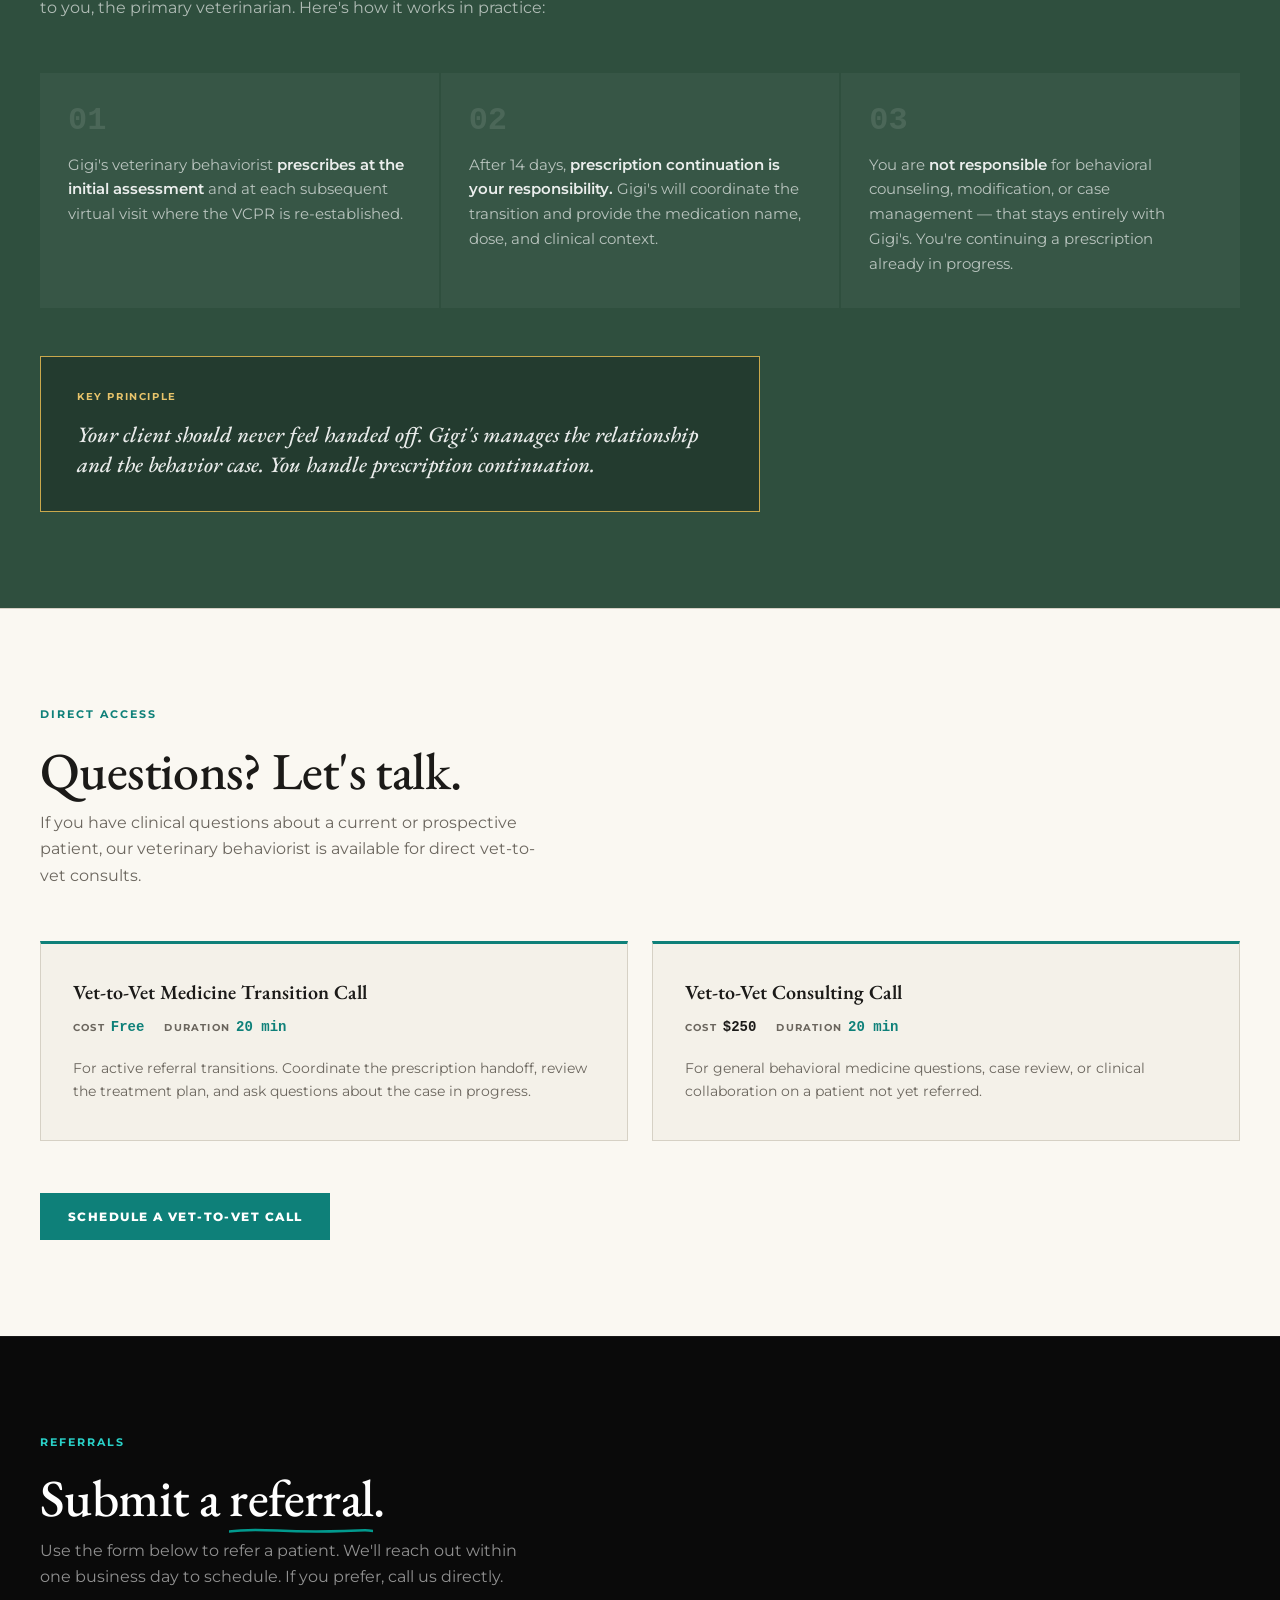
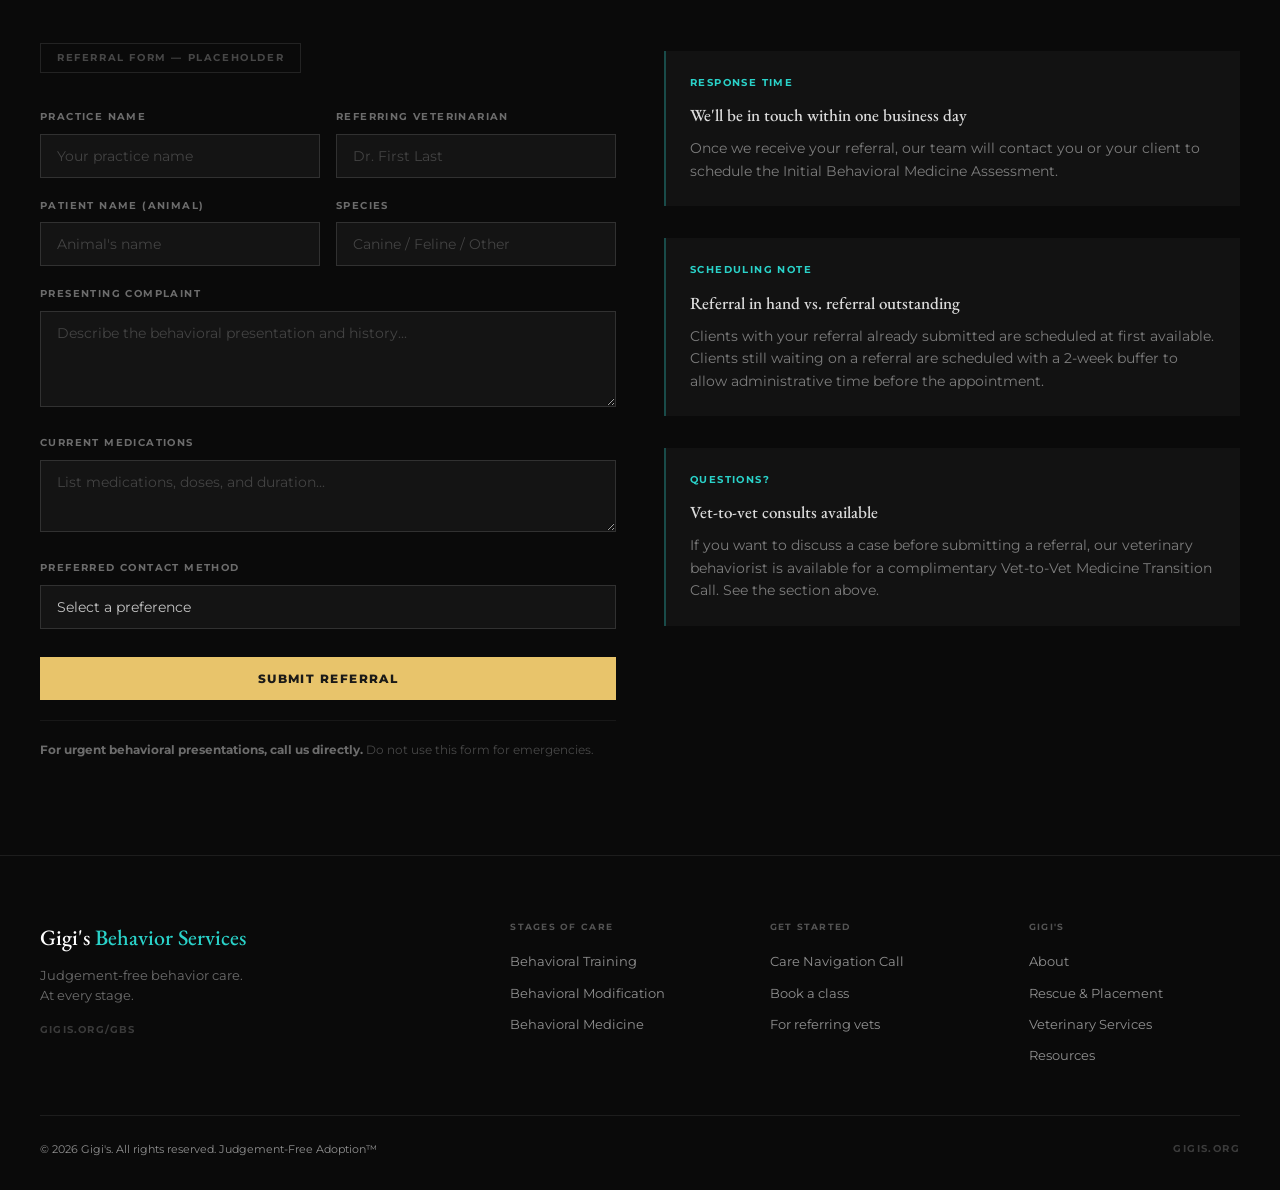
<file: referring-vets.html>
<!DOCTYPE html>
<html lang="en">
<head>
<meta charset="UTF-8">
<meta name="viewport" content="width=device-width, initial-scale=1.0">
<title>GBS — For Referring Vets</title>
<link rel="preconnect" href="https://fonts.googleapis.com">
<link rel="stylesheet" href="https://fonts.googleapis.com/css2?family=Montserrat:wght@400;500;600;700;800;900&family=EB+Garamond:ital,wght@0,400;0,500;0,600;1,400;1,500;1,600&display=swap">

<link rel="stylesheet" href="gbs-shared.css">
<style>
/* ── TOKENS ── */
:root /* page overrides */ {
  color-scheme: dark;
}

/* ── RESET & BASE ── */

body {
  font-family: var(--font-body);
  font-size: 16px;
  line-height: 1.65;
  color: var(--ink);
  background: var(--black);
}
img { max-width: 100%; display: block; }
a { color: inherit; text-decoration: none; }

/* ── PROGRESS BAR ── */
#progress-bar {
  position: fixed;
  top: 0; left: 0;
  height: 3px;
  width: 0%;
  background: var(--butter);
  z-index: 1000;
  transition: width 80ms linear;
}

/* ── NAV ── */
#nav {
  position: sticky;
  top: env(safe-area-inset-top, 0px);
  z-index: 100;
  background: rgba(10,10,10,0.92);
  backdrop-filter: blur(10px);
  border-bottom: 1px solid rgba(255,255,255,0.06);
  transition: background var(--transition);
}
#nav.scrolled {
  background: rgba(10,10,10,0.98);
  border-bottom-color: rgba(255,255,255,0.10);
}
.nav-inner {
  max-width: 1280px;
  margin: 0 auto;
  padding: 0 40px;
  height: 60px;
  display: flex;
  align-items: center;
  gap: 32px;
}
.nav-brand { display: flex; align-items: center; flex-shrink: 0; }
.nav-logo-placeholder {
  display: block;
  width: 36px; height: 36px;
  border: 2px solid var(--teal);
  display: flex; align-items: center; justify-content: center;
  letter-spacing: 0.08em;
}
.nav-links {
  display: flex;
  gap: 28px;
  flex: 1;
}
.nav-links a {
  font-size: 11px;
  font-weight: 700;
  letter-spacing: 0.12em;
  text-transform: uppercase;
  color: rgba(255,255,255,0.55);
  transition: color var(--transition);
}

.nav-right { display: flex; align-items: center; gap: 16px; margin-left: auto; }
.nav-cta {
  font-size: 11px;
  font-weight: 800;
  letter-spacing: 0.12em;
  text-transform: uppercase;
  background: var(--butter-border);
  color: var(--ink);
  padding: 8px 18px;
  transition: opacity var(--transition);
}
.nav-cta:hover { opacity: 0.85; }
#nav-burger {
  display: none;
  flex-direction: column;
  gap: 5px;
  background: none;
  border: none;
  cursor: pointer;
  padding: 4px;
}
#nav-burger span {
  display: block;
  width: 22px; height: 2px;
  background: rgba(255,255,255,0.7);
  transition: var(--transition);
}
#nav-mobile-menu {
  display: none;
  flex-direction: column;
  background: var(--black);
  border-top: 1px solid rgba(255,255,255,0.08);
  padding: 20px 24px;
  gap: 16px;
}
#nav-mobile-menu.open { display: flex; }
#nav-mobile-menu a {
  font-size: 13px;
  font-weight: 600;
  letter-spacing: 0.08em;
  text-transform: uppercase;
  color: rgba(255,255,255,0.65);
}
.nav-mobile-cta {
  margin-top: 8px;
  background: var(--butter-border);
  color: var(--ink) !important;
  padding: 10px 18px;
  text-align: center;
  font-weight: 800 !important;
}

/* ── LAYOUT UTILITIES ── */
.section-inner {
  max-width: 1280px;
  margin: 0 auto;
  padding: 0 40px;
}

/* ── REVEAL ANIMATION ── */

.reveal.visible { opacity: 1; transform: translateY(0); }
.reveal-delay-1 { transition-delay: 80ms; }
.reveal-delay-2 { transition-delay: 160ms; }
.reveal-delay-3 { transition-delay: 240ms; }
.reveal-delay-4 { transition-delay: 320ms; }

/* ── EMPHASIS MARK ── */
em {
  font-style: normal;
  background-image: url("data:image/svg+xml,%3Csvg xmlns='http://www.w3.org/2000/svg' width='100%25' height='8' viewBox='0 0 300 8' preserveAspectRatio='none'%3E%3Cpath d='M0 5.5 C20 4, 60 3.5, 100 4.5 S180 6, 240 5 S280 4, 300 5' stroke='%2300B4A6' stroke-width='2.5' stroke-linecap='round' fill='none' opacity='0.85'/%3E%3C/svg%3E");
  background-repeat: no-repeat;
  background-position: 0 100%;
  background-size: 100% 8px;
  padding-bottom: 3px;
  display: inline;
}

/* ── EYEBROW ── */
.eyebrow {
  font-family: var(--font-body);
  font-size: 11px;
  font-weight: 700;
  letter-spacing: 0.18em;
  text-transform: uppercase;
  color: var(--teal);
  display: block;
  margin-bottom: 20px;
}

/* ── SECTION HEADINGS ── */
.section-h2 {
  font-family: var(--font-display);
  font-size: clamp(36px, 4.5vw, 52px);
  font-weight: 500;
  line-height: 1.05;
  letter-spacing: -0.012em;
}

/* ───────────────────────────── */
/* 01 — HERO */
/* ───────────────────────────── */
#hero {
  background: var(--black);
  padding: 100px 0 96px;
  border-bottom: 1px solid rgba(255,255,255,0.06);
}
.hero-grid {
  display: grid;
  grid-template-columns: 1fr 1fr;
  gap: 64px;
  align-items: center;
}
.hero-h1 {
  font-family: var(--font-display);
  font-size: clamp(44px, 5.8vw, 72px);
  font-weight: 500;
  line-height: 0.97;
  letter-spacing: -0.015em;
  color: #fff;
  margin-bottom: 28px;
  text-wrap: balance;
}
.hero-sub {
  font-size: 17px;
  font-weight: 400;
  line-height: 1.65;
  color: rgba(255,255,255,0.65);
  max-width: 480px;
  margin-bottom: 40px;
}
.hero-ctas {
  display: flex;
  gap: 16px;
  flex-wrap: wrap;
}
.btn-primary {
  font-family: var(--font-body);
  font-size: 12px;
  font-weight: 800;
  letter-spacing: 0.12em;
  text-transform: uppercase;
  background: var(--butter);
  color: var(--ink);
  padding: 14px 28px;
  border: none;
  cursor: pointer;
  display: inline-block;
  transition: opacity var(--transition);
}
.btn-primary:hover { opacity: 0.87; }
.btn-ghost {
  font-family: var(--font-body);
  font-size: 12px;
  font-weight: 800;
  letter-spacing: 0.12em;
  text-transform: uppercase;
  background: transparent;
  color: rgba(255,255,255,0.75);
  padding: 14px 28px;
  border: 1px solid rgba(255,255,255,0.22);
  display: inline-block;
  transition: border-color var(--transition), color var(--transition);
}
.btn-ghost:hover { border-color: rgba(255,255,255,0.55); color: #fff; }

/* Credential card */
.credential-card {
  background: rgba(255,255,255,0.03);
  border: 1px solid rgba(42,210,201,0.30);
  border-left: 3px solid var(--teal);
  padding: 36px 32px;
}
.credential-card .cred-role {
  font-size: 11px;
  font-weight: 700;
  letter-spacing: 0.16em;
  text-transform: uppercase;
  color: var(--teal);
  margin-bottom: 20px;
}
.cred-dip {
  font-family: var(--font-display);
  font-size: 28px;
  font-weight: 500;
  color: #fff;
  display: block;
  margin-bottom: 6px;
}
.cred-title {
  font-size: 15px;
  font-weight: 600;
  color: rgba(255,255,255,0.80);
  margin-bottom: 20px;
}
.cred-rule { height: 1px; background: rgba(255,255,255,0.10); margin-bottom: 20px; }
.cred-stat {
  font-family: var(--font-mono);
  font-size: 13px;
  font-weight: 400;
  color: rgba(255,255,255,0.45);
  line-height: 1.5;
}
.cred-stat strong {
  font-family: var(--font-mono);
  font-size: 26px;
  font-weight: 700;
  color: var(--teal);
  display: block;
  margin-bottom: 4px;
}

/* ───────────────────────────── */
/* 02 — COLLABORATION MODEL */
/* ───────────────────────────── */
#collaboration {
  background: var(--kale-ink);
  padding: 96px 0;
  border-top: 1px solid rgba(255,255,255,0.06);
}
.collab-intro {
  display: grid;
  grid-template-columns: 1fr 1.4fr;
  gap: 64px;
  margin-bottom: 64px;
  align-items: start;
}
.collab-body {
  font-size: 16px;
  line-height: 1.70;
  color: rgba(255,255,255,0.65);
}
.collab-points {
  display: grid;
  grid-template-columns: repeat(3, 1fr);
  gap: 2px;
}
.collab-point {
  background: rgba(255,255,255,0.03);
  border-top: 2px solid var(--butter-border);
  padding: 32px 28px;
}
.collab-point-label {
  font-size: 11px;
  font-weight: 700;
  letter-spacing: 0.14em;
  text-transform: uppercase;
  color: var(--butter);
  margin-bottom: 12px;
}
.collab-point-title {
  font-family: var(--font-display);
  font-size: 20px;
  font-weight: 600;
  line-height: 1.2;
  color: #fff;
  margin-bottom: 14px;
}
.collab-point-body {
  font-size: 14px;
  line-height: 1.65;
  color: rgba(255,255,255,0.55);
}

/* ───────────────────────────── */
/* 03 — REFERRAL PROCESS */
/* ───────────────────────────── */
#process {
  background: var(--cream);
  padding: 96px 0;
  border-top: 1px solid var(--gray-line);
}
#process .section-h2 { color: var(--ink); margin-bottom: 60px; }
.process-steps {
  display: grid;
  grid-template-columns: repeat(4, 1fr);
  gap: 2px;
}
.process-step {
  background: var(--cream-soft);
  border-top: 3px solid var(--teal-deep);
  padding: 32px 28px;
}
.step-num {
  font-family: var(--font-mono);
  font-size: 11px;
  font-weight: 700;
  color: var(--teal-deep);
  letter-spacing: 0.08em;
  margin-bottom: 16px;
  display: block;
}
.step-title {
  font-family: var(--font-display);
  font-size: 19px;
  font-weight: 600;
  line-height: 1.2;
  color: var(--ink);
  margin-bottom: 12px;
}
.step-body {
  font-size: 14px;
  line-height: 1.65;
  color: var(--gray-warm);
}

/* ───────────────────────────── */
/* 04 — APPOINTMENT NAMES */
/* ───────────────────────────── */
#appt-names {
  background: var(--black);
  padding: 96px 0;
  border-top: 1px solid rgba(255,255,255,0.06);
}
#appt-names .section-h2 { color: #fff; margin-bottom: 12px; }
.appt-intro {
  font-size: 15px;
  color: rgba(255,255,255,0.50);
  margin-bottom: 48px;
  max-width: 560px;
}
.appt-table-wrap { overflow-x: auto; }
.appt-table {
  width: 100%;
  border-collapse: collapse;
  font-size: 14px;
}
.appt-table thead tr {
  border-bottom: 1px solid rgba(255,255,255,0.12);
}
.appt-table th {
  font-family: var(--font-body);
  font-size: 10px;
  font-weight: 700;
  letter-spacing: 0.14em;
  text-transform: uppercase;
  color: rgba(255,255,255,0.35);
  padding: 12px 20px 12px 0;
  text-align: left;
  white-space: nowrap;
}
.appt-table td {
  padding: 18px 20px 18px 0;
  border-bottom: 1px solid rgba(255,255,255,0.06);
  vertical-align: top;
  color: rgba(255,255,255,0.80);
  line-height: 1.4;
}
.appt-name {
  font-family: var(--font-display);
  font-size: 16px;
  font-weight: 500;
  color: #fff;
}
.appt-dur {
  font-family: var(--font-mono);
  font-size: 13px;
  font-weight: 400;
  color: var(--teal);
  white-space: nowrap;
}
.appt-price {
  font-family: var(--font-mono);
  font-size: 13px;
  font-weight: 700;
  color: var(--butter);
  white-space: nowrap;
}
.appt-free {
  font-family: var(--font-mono);
  font-size: 13px;
  font-weight: 700;
  color: var(--teal);
}
.appt-provider {
  font-size: 13px;
  color: rgba(255,255,255,0.50);
}
.appt-provider em {
  background-image: none;
  padding-bottom: 0;
  font-style: italic;
  color: rgba(255,255,255,0.35);
  font-size: 12px;
}
.appt-tag {
  display: inline-block;
  font-size: 9px;
  font-weight: 700;
  letter-spacing: 0.12em;
  text-transform: uppercase;
  background: rgba(42,210,201,0.12);
  color: var(--teal);
  padding: 3px 8px;
  margin-top: 6px;
}

/* ───────────────────────────── */
/* 05 — OHIO TELEMEDICINE */
/* ───────────────────────────── */
#telemedicine {
  background: var(--kale);
  padding: 96px 0;
  border-top: 1px solid rgba(255,255,255,0.06);
}
#telemedicine .section-h2 { color: #fff; margin-bottom: 12px; }
.tele-intro {
  font-size: 16px;
  line-height: 1.70;
  color: rgba(255,255,255,0.62);
  max-width: 640px;
  margin-bottom: 52px;
}
.tele-grid {
  display: grid;
  grid-template-columns: repeat(3, 1fr);
  gap: 2px;
  margin-bottom: 48px;
}
.tele-step {
  background: rgba(255,255,255,0.04);
  padding: 32px 28px;
}
.tele-step-num {
  font-family: var(--font-mono);
  font-size: 32px;
  font-weight: 700;
  color: rgba(255,255,255,0.10);
  line-height: 1;
  margin-bottom: 16px;
  display: block;
}
.tele-step-body {
  font-size: 15px;
  line-height: 1.65;
  color: rgba(255,255,255,0.65);
}
.tele-step-body strong { color: rgba(255,255,255,0.90); font-weight: 600; }
.tele-callout {
  border: 1px solid var(--butter-border);
  background: rgba(0,0,0,0.25);
  padding: 32px 36px;
  max-width: 720px;
}
.tele-callout-label {
  font-size: 10px;
  font-weight: 700;
  letter-spacing: 0.16em;
  text-transform: uppercase;
  color: var(--butter);
  margin-bottom: 14px;
  display: block;
}
.tele-callout-body {
  font-family: var(--font-display);
  font-size: 22px;
  font-weight: 500;
  line-height: 1.35;
  color: rgba(255,255,255,0.90);
  font-style: italic;
}

/* ───────────────────────────── */
/* 06 — VET-TO-VET CONSULT */
/* ───────────────────────────── */
#vet-consult {
  background: var(--cream-soft);
  padding: 96px 0;
  border-top: 1px solid var(--gray-line);
}
#vet-consult .section-h2 { color: var(--ink); margin-bottom: 12px; }
.consult-intro {
  font-size: 16px;
  line-height: 1.65;
  color: var(--gray-warm);
  max-width: 520px;
  margin-bottom: 52px;
}
.consult-grid {
  display: grid;
  grid-template-columns: 1fr 1fr;
  gap: 24px;
  margin-bottom: 52px;
}
.consult-card {
  background: var(--cream);
  border: 1px solid var(--gray-line);
  border-top: 3px solid var(--teal-deep);
  padding: 36px 32px;
}
.consult-card-name {
  font-family: var(--font-display);
  font-size: 20px;
  font-weight: 600;
  line-height: 1.2;
  color: var(--ink);
  margin-bottom: 12px;
}
.consult-meta {
  display: flex;
  gap: 20px;
  margin-bottom: 18px;
  flex-wrap: wrap;
}
.consult-meta-item {
  display: flex;
  align-items: baseline;
  gap: 6px;
}
.consult-meta-label {
  font-size: 10px;
  font-weight: 700;
  letter-spacing: 0.12em;
  text-transform: uppercase;
  color: var(--gray-warm);
}
.consult-meta-val {
  font-family: var(--font-mono);
  font-size: 14px;
  font-weight: 700;
  color: var(--teal-deep);
}
.consult-meta-val.free { color: var(--teal-deep); }
.consult-meta-val.paid { color: var(--ink); }
.consult-card-body {
  font-size: 14px;
  line-height: 1.65;
  color: var(--gray-warm);
}
.consult-cta { display: inline-block; }
.btn-teal {
  font-family: var(--font-body);
  font-size: 12px;
  font-weight: 800;
  letter-spacing: 0.12em;
  text-transform: uppercase;
  background: var(--teal-deep);
  color: #fff;
  padding: 14px 28px;
  border: none;
  display: inline-block;
  transition: opacity var(--transition);
}
.btn-teal:hover { opacity: 0.87; }

/* ───────────────────────────── */
/* 07 — REFERRAL FORM */
/* ───────────────────────────── */
#refer {
  background: var(--black);
  padding: 96px 0;
  border-top: 1px solid rgba(255,255,255,0.06);
}
#refer .section-h2 { color: #fff; margin-bottom: 12px; }
.refer-intro {
  font-size: 16px;
  line-height: 1.65;
  color: rgba(255,255,255,0.55);
  max-width: 500px;
  margin-bottom: 52px;
}
.form-placeholder-label {
  display: inline-block;
  font-size: 10px;
  font-weight: 700;
  letter-spacing: 0.16em;
  text-transform: uppercase;
  color: rgba(255,255,255,0.25);
  border: 1px solid rgba(255,255,255,0.10);
  padding: 6px 16px;
  margin-bottom: 36px;
}
.refer-grid {
  display: grid;
  grid-template-columns: 1fr 1fr;
  gap: 48px;
}
.form-wrap { max-width: 640px; }
.form-group { margin-bottom: 20px; }
.form-label {
  display: block;
  font-size: 10px;
  font-weight: 700;
  letter-spacing: 0.14em;
  text-transform: uppercase;
  color: rgba(255,255,255,0.40);
  margin-bottom: 8px;
}
.form-input {
  width: 100%;
  background: rgba(255,255,255,0.04);
  border: 1px solid rgba(255,255,255,0.12);
  color: rgba(255,255,255,0.75);
  font-family: var(--font-body);
  font-size: 14px;
  padding: 12px 16px;
  outline: none;
  transition: border-color var(--transition);
  appearance: none;
}
.form-input:focus { border-color: rgba(42,210,201,0.50); }
.form-input::placeholder { color: rgba(255,255,255,0.20); }
textarea.form-input { resize: vertical; min-height: 96px; }
.form-row { display: grid; grid-template-columns: 1fr 1fr; gap: 16px; }
.form-submit {
  font-family: var(--font-body);
  font-size: 12px;
  font-weight: 800;
  letter-spacing: 0.12em;
  text-transform: uppercase;
  background: var(--butter);
  color: var(--ink);
  padding: 14px 32px;
  border: none;
  cursor: pointer;
  margin-top: 8px;
  transition: opacity var(--transition);
  width: 100%;
}
.form-submit:hover { opacity: 0.87; }
.form-note {
  margin-top: 20px;
  font-size: 12px;
  line-height: 1.55;
  color: rgba(255,255,255,0.25);
  border-top: 1px solid rgba(255,255,255,0.06);
  padding-top: 20px;
}
.form-note strong { color: rgba(255,255,255,0.40); }
.refer-aside {
  display: flex;
  flex-direction: column;
  gap: 32px;
  justify-content: flex-start;
  padding-top: 8px;
}
.aside-block {
  background: rgba(255,255,255,0.03);
  border-left: 2px solid rgba(42,210,201,0.30);
  padding: 24px 24px;
}
.aside-label {
  font-size: 10px;
  font-weight: 700;
  letter-spacing: 0.14em;
  text-transform: uppercase;
  color: var(--teal);
  margin-bottom: 10px;
  display: block;
}
.aside-title {
  font-family: var(--font-display);
  font-size: 17px;
  font-weight: 500;
  color: rgba(255,255,255,0.85);
  margin-bottom: 8px;
}
.aside-body {
  font-size: 14px;
  color: rgba(255,255,255,0.45);
  line-height: 1.6;
}

/* ───────────────────────────── */
/* FOOTER */
/* ───────────────────────────── */
footer { background: var(--black); color: rgba(255,255,255,0.55); padding: 64px 0 32px; border-top: 1px solid rgba(255,255,255,0.08); }

.footer-links { display: flex; flex-direction: column; gap: 10px; }

/* ───────────────────────────── */
/* RESPONSIVE */
/* ───────────────────────────── */
@media (max-width: 900px) {
  .nav-inner { padding: 0 24px; }
  .nav-links { display: none; }
  #nav-burger { display: flex; }
  .hero-grid { grid-template-columns: 1fr; gap: 48px; }
  .credential-card { padding: 28px 24px; }
  .collab-intro { grid-template-columns: 1fr; gap: 32px; }
  .collab-points { grid-template-columns: 1fr; gap: 2px; }
  .process-steps { grid-template-columns: 1fr 1fr; gap: 2px; }
  .tele-grid { grid-template-columns: 1fr; gap: 2px; }
  .consult-grid { grid-template-columns: 1fr; }
  .refer-grid { grid-template-columns: 1fr; }
  .footer-grid { grid-template-columns: 1fr 1fr; gap: 32px; }
  .section-inner { padding: 0 24px; }
  #hero, #collaboration, #process, #appt-names, #telemedicine, #vet-consult, #refer { padding: 72px 0; }
}

@media (max-width: 600px) {
  .hero-ctas { flex-direction: column; }
  .btn-primary, .btn-ghost, .btn-teal { width: 100%; text-align: center; }
  .process-steps { grid-template-columns: 1fr; }
  .footer-grid { grid-template-columns: 1fr; gap: 28px; }
  .form-row { grid-template-columns: 1fr; }
  .consult-meta { gap: 12px; }
  #hero, #collaboration, #process, #appt-names, #telemedicine, #vet-consult, #refer { padding: 60px 0; }
}

/* ── BOTTOM STAGE BAR ── */

</style>
</head>
<body>
<!-- PROGRESS BAR -->
<div id="progress-bar" role="progressbar" aria-hidden="true"></div>

<!-- NAV -->
<nav id="nav">
  <div class="nav-inner">
    <a href="index.html" class="nav-brand">
      <span class="nav-logo-placeholder" style="color:var(--teal);font-weight:800;font-size:14px;letter-spacing:0.1em;">GBS</span>
    </a>
    <div class="nav-links">
      <a href="training.html">Training</a>
      <a href="modification.html">Modification</a>
      <a href="medicine.html">Medicine</a>
      <a href="pricing.html">Cost Transparency</a>
      <a href="meet-the-team.html">Team</a>
      <a href="referring-vets.html" class="nav-link-active">For Vets</a>
    </div>
    <div class="nav-right">
      <a href="#referral-form" class="nav-cta">Refer a Patient</a>
      <button id="nav-burger" aria-label="Open menu" aria-expanded="false">
        <span></span><span></span><span></span>
      </button>
    </div>
  </div>
  <div id="nav-mobile-menu">
    <a href="training.html">Training</a>
    <a href="modification.html">Modification</a>
    <a href="medicine.html">Medicine</a>
    <a href="pricing.html">Cost Transparency</a>
    <a href="meet-the-team.html">Team</a>
    <a href="referring-vets.html" class="nav-link-active">For Vets</a>
    <a href="#referral-form" class="nav-mobile-cta">Refer a Patient</a>
  </div>
</nav>

<div id="stage-bar-wrap">
  <div id="stage-bar">
    <a href="training.html" class="sbar-item sbar-training">
      <div class="sbar-eyebrow" style="color:rgba(255,255,255,0.85);">Foundations</div>
      <div class="sbar-label">Training</div>
      <div class="sbar-price">From $42</div>
    </a>
    <a href="modification.html" class="sbar-item sbar-mod">
      <div class="sbar-eyebrow" style="color:var(--teal);">Support</div>
      <div class="sbar-label">Modification</div>
      <div class="sbar-price">From $250</div>
    </a>
    <a href="medicine.html" class="sbar-item sbar-med">
      <div class="sbar-eyebrow" style="color:rgba(255,255,255,0.5);">Specialty</div>
      <div class="sbar-label">Medicine</div>
      <div class="sbar-price">From $590</div>
    </a>
    <a href="index.html#cta-band" class="sbar-cta">
      <div class="sbar-cta-label">Not sure? Book a call <svg class="sbar-arrow" viewBox="0 0 32 16" aria-hidden="true"><path d="M2,9 C10,6.5 20,6 30,8 M2,10.2 C12,7.8 21,7.2 29,9"/><path d="M30,8 L23,4.8 M30,8 L24,12.5"/></svg></div>
    </a>
  </div>
  <div id="vet-bar">
    <div class="vbar-spacer"></div>
    <a href="referring-vets.html" class="vbar-link" style="border-top: 3px solid var(--black);">
      <span class="vbar-eyebrow">For Vets</span>
      <span class="vbar-label">Referring Vets →</span>
    </a>
    <div class="vbar-spacer-cta"></div>
  </div>
</div>

<!-- 01 — HERO -->
<section id="hero">
  <div class="section-inner">
    <div class="hero-grid">
      <div>
        <span class="eyebrow reveal">For Referring Veterinarians</span>
        <h1 class="hero-h1 reveal reveal-delay-1">A specialist partner<br>for <em>behavioral medicine</em>.</h1>
        <p class="hero-sub reveal reveal-delay-2">Gigi's Behavior Services offers board-certified veterinary behavioral medicine consults for patients whose behavioral presentations warrant specialist evaluation, diagnosis, and integrated treatment planning.</p>
        <div class="hero-ctas reveal reveal-delay-3">
          <a href="#refer" class="btn-primary">Submit a referral</a>
          <a href="#process" class="btn-ghost">How it works</a>
        </div>
      </div>
      <div class="reveal reveal-delay-2">
        <div class="credential-card">
          <div class="cred-role">Gigi's Veterinary Behaviorist</div>
          <span class="cred-dip">Diplomate ACVB</span>
          <div class="cred-title">Board-Certified Veterinary Behaviorist</div>
          <div class="cred-rule"></div>
          <div class="cred-stat">
            <strong>&lt;100</strong>
            Fewer than 100 practicing board-certified veterinary behaviorists in the United States.
          </div>
        </div>
      </div>
    </div>
  </div>
</section>

<!-- 02 — THE COLLABORATION MODEL -->
<section id="collaboration">
  <div class="section-inner">
    <div class="collab-intro">
      <div>
        <span class="eyebrow reveal">The collaboration model</span>
        <h2 class="section-h2 reveal reveal-delay-1" style="color:#fff;">How we <em>work together</em>.</h2>
      </div>
      <div>
        <p class="collab-body reveal reveal-delay-2">When you refer a patient to Gigi's, you remain the prescribing partner. Ohio telemedicine regulations limit prescription authority to 14 days per telemedicine visit — after each visit, prescription continuation transitions to you. Gigi's manages the behavioral case, develops the treatment plan, and keeps you informed throughout. Your client should feel supported by a team, not handed off.</p>
      </div>
    </div>
    <div class="collab-points">
      <div class="collab-point reveal">
        <div class="collab-point-label">Prescriptions</div>
        <div class="collab-point-title">You prescribe, we manage the case</div>
        <div class="collab-point-body">We collaborate with you on the prescription transition. You continue the medication your client's animal is already on; we continue managing the behavior plan.</div>
      </div>
      <div class="collab-point reveal reveal-delay-1">
        <div class="collab-point-label">Boundaries</div>
        <div class="collab-point-title">Joint care, clear boundaries</div>
        <div class="collab-point-body">We do not expect you to provide behavior counseling or modification. That stays with us. You handle prescription continuation; we handle everything else.</div>
      </div>
      <div class="collab-point reveal reveal-delay-2">
        <div class="collab-point-label">Communication</div>
        <div class="collab-point-title">Communication throughout</div>
        <div class="collab-point-body">We provide clinical updates on your referred patients and are available for vet-to-vet consults at no charge for the transition call.</div>
      </div>
    </div>
  </div>
</section>

<!-- 03 — WHAT TO EXPECT -->
<section id="process">
  <div class="section-inner">
    <span class="eyebrow reveal" style="color:var(--teal-deep);">What to expect</span>
    <h2 class="section-h2 reveal reveal-delay-1">The referral <em>process</em>.</h2>
    <div class="process-steps" style="margin-top:48px;">
      <div class="process-step reveal">
        <span class="step-num">01</span>
        <div class="step-title">You submit a referral</div>
        <div class="step-body">Use the referral form below, or call us directly. Include the patient's history, presenting complaint, and any current medications.</div>
      </div>
      <div class="process-step reveal reveal-delay-1">
        <span class="step-num">02</span>
        <div class="step-title">We schedule the client</div>
        <div class="step-body">Clients with your referral in hand are scheduled at first available. Clients who haven't yet obtained a referral are scheduled with a 2-week buffer.</div>
      </div>
      <div class="process-step reveal reveal-delay-2">
        <span class="step-num">03</span>
        <div class="step-title">Initial Behavioral Medicine Assessment</div>
        <div class="step-body">A 1-hour virtual appointment with our veterinary behaviorist. We complete a comprehensive behavioral evaluation, establish the VCPR, develop a diagnosis and treatment plan, and prescribe when appropriate.</div>
      </div>
      <div class="process-step reveal reveal-delay-3">
        <span class="step-num">04</span>
        <div class="step-title">We keep you in the loop</div>
        <div class="step-body">You'll receive a summary after the initial assessment. For the prescription transition, we coordinate the handoff directly with you or your team.</div>
      </div>
    </div>
  </div>
</section>

<!-- 04 — APPOINTMENT NAMES -->
<section id="appt-names">
  <div class="section-inner">
    <span class="eyebrow reveal">Clinical reference</span>
    <h2 class="section-h2 reveal reveal-delay-1">Defined appointment names.</h2>
    <p class="appt-intro reveal reveal-delay-2">For clinical records, referral forms, and client communications — use these exact names.</p>
    <div class="appt-table-wrap reveal reveal-delay-2">
      <table class="appt-table">
        <thead>
          <tr>
            <th style="min-width:280px;">Appointment name</th>
            <th>Duration</th>
            <th>Price</th>
            <th>Provider</th>
          </tr>
        </thead>
        <tbody>
          <tr>
            <td><div class="appt-name">Initial Behavioral Medicine Assessment</div></td>
            <td><span class="appt-dur">1 hr</span></td>
            <td><span class="appt-price">Bundle</span></td>
            <td><div class="appt-provider">Veterinary Behaviorist</div></td>
          </tr>
          <tr>
            <td><div class="appt-name">Medicine Check-In (Phone)</div></td>
            <td><span class="appt-dur">10 min</span></td>
            <td><span class="appt-price">Bundle</span></td>
            <td><div class="appt-provider">Behavioral Medicine Tech</div></td>
          </tr>
          <tr>
            <td><div class="appt-name">Medicine Check-In (Virtual)</div></td>
            <td><span class="appt-dur">15 min</span></td>
            <td><span class="appt-price">Bundle / $210</span></td>
            <td><div class="appt-provider">Vet Behaviorist + Behavioral Medicine Tech<br><em>Also available standalone at $210</em></div></td>
          </tr>
          <tr>
            <td>
              <div class="appt-name">Medicine Led Mod Starter Session (Virtual)</div>
              <div class="appt-tag">Week 4 combined</div>
            </td>
            <td><span class="appt-dur">40 min</span></td>
            <td><span class="appt-price">Bundle</span></td>
            <td><div class="appt-provider">Behavioral Medicine Tech<br><em>Vet Behaviorist joins briefly</em></div></td>
          </tr>
          <tr>
            <td><div class="appt-name">Extended Medicine Check-In (Virtual)</div></td>
            <td><span class="appt-dur">30 min</span></td>
            <td><span class="appt-price">$300</span></td>
            <td><div class="appt-provider">Veterinary Behaviorist</div></td>
          </tr>
          <tr>
            <td>
              <div class="appt-name">Vet-to-Vet Medicine Transition Call</div>
              <div class="appt-tag">Transition support</div>
            </td>
            <td><span class="appt-dur">20 min</span></td>
            <td><span class="appt-free">Free</span></td>
            <td><div class="appt-provider">Veterinary Behaviorist</div></td>
          </tr>
          <tr>
            <td>
              <div class="appt-name">Vet-to-Vet Consulting Call</div>
            </td>
            <td><span class="appt-dur">20 min</span></td>
            <td><span class="appt-price">$250</span></td>
            <td><div class="appt-provider">Veterinary Behaviorist</div></td>
          </tr>
        </tbody>
      </table>
    </div>
  </div>
</section>

<!-- 05 — OHIO TELEMEDICINE -->
<section id="telemedicine">
  <div class="section-inner">
    <span class="eyebrow reveal">Ohio regulations</span>
    <h2 class="section-h2 reveal reveal-delay-1">Ohio telemedicine — <em>what this means for you</em>.</h2>
    <p class="tele-intro reveal reveal-delay-2">Under Ohio regulations, telemedicine prescriptions require a new VCPR visit every 14 days. This means prescription continuation after each visit transitions to you, the primary veterinarian. Here's how it works in practice:</p>
    <div class="tele-grid">
      <div class="tele-step reveal">
        <span class="tele-step-num">01</span>
        <div class="tele-step-body">Gigi's veterinary behaviorist <strong>prescribes at the initial assessment</strong> and at each subsequent virtual visit where the VCPR is re-established.</div>
      </div>
      <div class="tele-step reveal reveal-delay-1">
        <span class="tele-step-num">02</span>
        <div class="tele-step-body">After 14 days, <strong>prescription continuation is your responsibility.</strong> Gigi's will coordinate the transition and provide the medication name, dose, and clinical context.</div>
      </div>
      <div class="tele-step reveal reveal-delay-2">
        <span class="tele-step-num">03</span>
        <div class="tele-step-body">You are <strong>not responsible</strong> for behavioral counseling, modification, or case management — that stays entirely with Gigi's. You're continuing a prescription already in progress.</div>
      </div>
    </div>
    <div class="tele-callout reveal reveal-delay-1">
      <span class="tele-callout-label">Key principle</span>
      <p class="tele-callout-body">Your client should never feel handed off. Gigi's manages the relationship and the behavior case. You handle prescription continuation.</p>
    </div>
  </div>
</section>

<!-- 06 — VET-TO-VET CONSULT -->
<section id="vet-consult">
  <div class="section-inner">
    <span class="eyebrow reveal" style="color:var(--teal-deep);">Direct access</span>
    <h2 class="section-h2 reveal reveal-delay-1">Questions? Let's talk.</h2>
    <p class="consult-intro reveal reveal-delay-2">If you have clinical questions about a current or prospective patient, our veterinary behaviorist is available for direct vet-to-vet consults.</p>
    <div class="consult-grid">
      <div class="consult-card reveal">
        <div class="consult-card-name">Vet-to-Vet Medicine Transition Call</div>
        <div class="consult-meta">
          <div class="consult-meta-item">
            <span class="consult-meta-label">Cost</span>
            <span class="consult-meta-val free">Free</span>
          </div>
          <div class="consult-meta-item">
            <span class="consult-meta-label">Duration</span>
            <span class="consult-meta-val" style="color:var(--teal-deep);">20 min</span>
          </div>
        </div>
        <div class="consult-card-body">For active referral transitions. Coordinate the prescription handoff, review the treatment plan, and ask questions about the case in progress.</div>
      </div>
      <div class="consult-card reveal reveal-delay-1">
        <div class="consult-card-name">Vet-to-Vet Consulting Call</div>
        <div class="consult-meta">
          <div class="consult-meta-item">
            <span class="consult-meta-label">Cost</span>
            <span class="consult-meta-val paid">$250</span>
          </div>
          <div class="consult-meta-item">
            <span class="consult-meta-label">Duration</span>
            <span class="consult-meta-val" style="color:var(--teal-deep);">20 min</span>
          </div>
        </div>
        <div class="consult-card-body">For general behavioral medicine questions, case review, or clinical collaboration on a patient not yet referred.</div>
      </div>
    </div>
    <div class="reveal reveal-delay-2">
      <a href="#refer" class="btn-teal consult-cta">Schedule a vet-to-vet call</a>
    </div>
  </div>
</section>

<!-- 07 — REFERRAL FORM -->
<section id="refer">
  <div class="section-inner">
    <span class="eyebrow reveal">Referrals</span>
    <h2 class="section-h2 reveal reveal-delay-1" style="color:#fff;">Submit a <em>referral</em>.</h2>
    <p class="refer-intro reveal reveal-delay-2">Use the form below to refer a patient. We'll reach out within one business day to schedule. If you prefer, call us directly.</p>
    <div class="refer-grid">
      <div class="form-wrap reveal reveal-delay-2">
        <div class="form-placeholder-label">Referral form — placeholder</div>
        <form id="referral-form" onsubmit="handleFormSubmit(event)">
          <div class="form-row">
            <div class="form-group">
              <label class="form-label" for="practice-name">Practice name</label>
              <input class="form-input" type="text" id="practice-name" name="practice-name" placeholder="Your practice name" autocomplete="organization">
            </div>
            <div class="form-group">
              <label class="form-label" for="vet-name">Referring veterinarian</label>
              <input class="form-input" type="text" id="vet-name" name="vet-name" placeholder="Dr. First Last" autocomplete="name">
            </div>
          </div>
          <div class="form-row">
            <div class="form-group">
              <label class="form-label" for="patient-name">Patient name (animal)</label>
              <input class="form-input" type="text" id="patient-name" name="patient-name" placeholder="Animal's name">
            </div>
            <div class="form-group">
              <label class="form-label" for="patient-species">Species</label>
              <input class="form-input" type="text" id="patient-species" name="patient-species" placeholder="Canine / Feline / Other">
            </div>
          </div>
          <div class="form-group">
            <label class="form-label" for="presenting-complaint">Presenting complaint</label>
            <textarea class="form-input" id="presenting-complaint" name="presenting-complaint" placeholder="Describe the behavioral presentation and history..."></textarea>
          </div>
          <div class="form-group">
            <label class="form-label" for="current-medications">Current medications</label>
            <textarea class="form-input" id="current-medications" name="current-medications" style="min-height:72px;" placeholder="List medications, doses, and duration..."></textarea>
          </div>
          <div class="form-group">
            <label class="form-label" for="contact-method">Preferred contact method</label>
            <select class="form-input" id="contact-method" name="contact-method">
              <option value="" disabled selected>Select a preference</option>
              <option value="phone">Phone</option>
              <option value="email">Email</option>
              <option value="fax">Fax</option>
            </select>
          </div>
          <button type="submit" class="form-submit">Submit referral</button>
          <div class="form-note">
            <strong>For urgent behavioral presentations, call us directly.</strong> Do not use this form for emergencies.
          </div>
        </form>
        <div id="form-confirm" hidden style="padding:32px;background:rgba(42,210,201,0.08);border:1px solid rgba(42,210,201,0.25);margin-top:16px;">
          <div style="font-size:11px;font-weight:700;letter-spacing:0.14em;text-transform:uppercase;color:var(--teal);margin-bottom:12px;">Referral received</div>
          <div style="font-size:15px;color:rgba(255,255,255,0.75);line-height:1.6;">Thank you. We'll reach out within one business day to schedule. If you have urgent questions, contact us directly.</div>
        </div>
      </div>
      <div class="refer-aside reveal reveal-delay-3">
        <div class="aside-block">
          <span class="aside-label">Response time</span>
          <div class="aside-title">We'll be in touch within one business day</div>
          <div class="aside-body">Once we receive your referral, our team will contact you or your client to schedule the Initial Behavioral Medicine Assessment.</div>
        </div>
        <div class="aside-block">
          <span class="aside-label">Scheduling note</span>
          <div class="aside-title">Referral in hand vs. referral outstanding</div>
          <div class="aside-body">Clients with your referral already submitted are scheduled at first available. Clients still waiting on a referral are scheduled with a 2-week buffer to allow administrative time before the appointment.</div>
        </div>
        <div class="aside-block">
          <span class="aside-label">Questions?</span>
          <div class="aside-title">Vet-to-vet consults available</div>
          <div class="aside-body">If you want to discuss a case before submitting a referral, our veterinary behaviorist is available for a complimentary Vet-to-Vet Medicine Transition Call. See the section above.</div>
        </div>
      </div>
    </div>
  </div>
</section>

<!-- FOOTER -->
<footer id="footer">
  <div class="section-inner">
    <div class="footer-grid">
      <div>
        <div class="footer-brand-name">Gigi's <span>Behavior Services</span></div>
        <div class="footer-tagline">Judgement-free behavior care.<br>At every stage.</div>
        <div style="font-size:10px;font-weight:700;letter-spacing:0.12em;text-transform:uppercase;color:rgba(255,255,255,0.2);">GIGIS.ORG/GBS</div>
      </div>
      <div>
        <div class="footer-col-label">Stages of care</div>
        <div class="footer-links">
          <a href="training.html">Behavioral Training</a>
          <a href="modification.html">Behavioral Modification</a>
          <a href="medicine.html">Behavioral Medicine</a>
        </div>
      </div>
      <div>
        <div class="footer-col-label">Get started</div>
        <div class="footer-links">
          <a href="index.html#cta-band">Care Navigation Call</a>
          <a href="training.html">Book a class</a>
          <a href="referring-vets.html">For referring vets</a>
        </div>
      </div>
      <div>
        <div class="footer-col-label">Gigi's</div>
        <div class="footer-links">
          <a href="#">About</a>
          <a href="#">Rescue &amp; Placement</a>
          <a href="#">Veterinary Services</a>
          <a href="#">Resources</a>
        </div>
      </div>
    </div>
    <div class="footer-bottom">
      <div class="footer-legal">© 2026 Gigi's. All rights reserved. Judgement-Free Adoption™</div>
      <div class="footer-url">GIGIS.ORG</div>
    </div>
  </div>
</footer>

<script>
const bar = document.getElementById('progress-bar');
window.addEventListener('scroll', () => {
  const pct = window.scrollY / (document.body.scrollHeight - window.innerHeight) * 100;
  bar.style.width = Math.min(pct, 100) + '%';
}, { passive: true });
const nav = document.getElementById('nav');
window.addEventListener('scroll', () => { nav.classList.toggle('scrolled', window.scrollY > 40); }, { passive: true });
const navBurger = document.getElementById('nav-burger');
const navMobileMenu = document.getElementById('nav-mobile-menu');
navBurger.addEventListener('click', () => {
  const isOpen = navMobileMenu.classList.toggle('open');
  navBurger.setAttribute('aria-expanded', isOpen);
});
navMobileMenu.querySelectorAll('a').forEach(a => {
  a.addEventListener('click', () => { navMobileMenu.classList.remove('open'); navBurger.setAttribute('aria-expanded', 'false'); });
});
const reveals = document.querySelectorAll('.reveal');
const revealObs = new IntersectionObserver(entries => {
  entries.forEach(e => { if (e.isIntersecting) { e.target.classList.add('visible'); revealObs.unobserve(e.target); } });
}, { threshold: 0.12 });
reveals.forEach(el => revealObs.observe(el));
if (window.matchMedia('(prefers-reduced-motion: reduce)').matches) {
  reveals.forEach(el => el.classList.add('visible'));
}
function handleFormSubmit(e) {
  e.preventDefault();
  document.getElementById('referral-form').hidden = true;
  document.getElementById('form-confirm').hidden = false;
}
(function(){
  var bar = document.getElementById('stage-bar-wrap');
  if(!bar) return;
  var shown = false;
  window.addEventListener('scroll', function(){
    var y = window.pageYOffset || document.documentElement.scrollTop;
    if(y > 300 && !shown){ bar.classList.add('visible'); shown = true; }
    else if(y <= 300 && shown){ bar.classList.remove('visible'); shown = false; }
  }, {passive:true});
})();
</script>

</body>
</html>
</file>
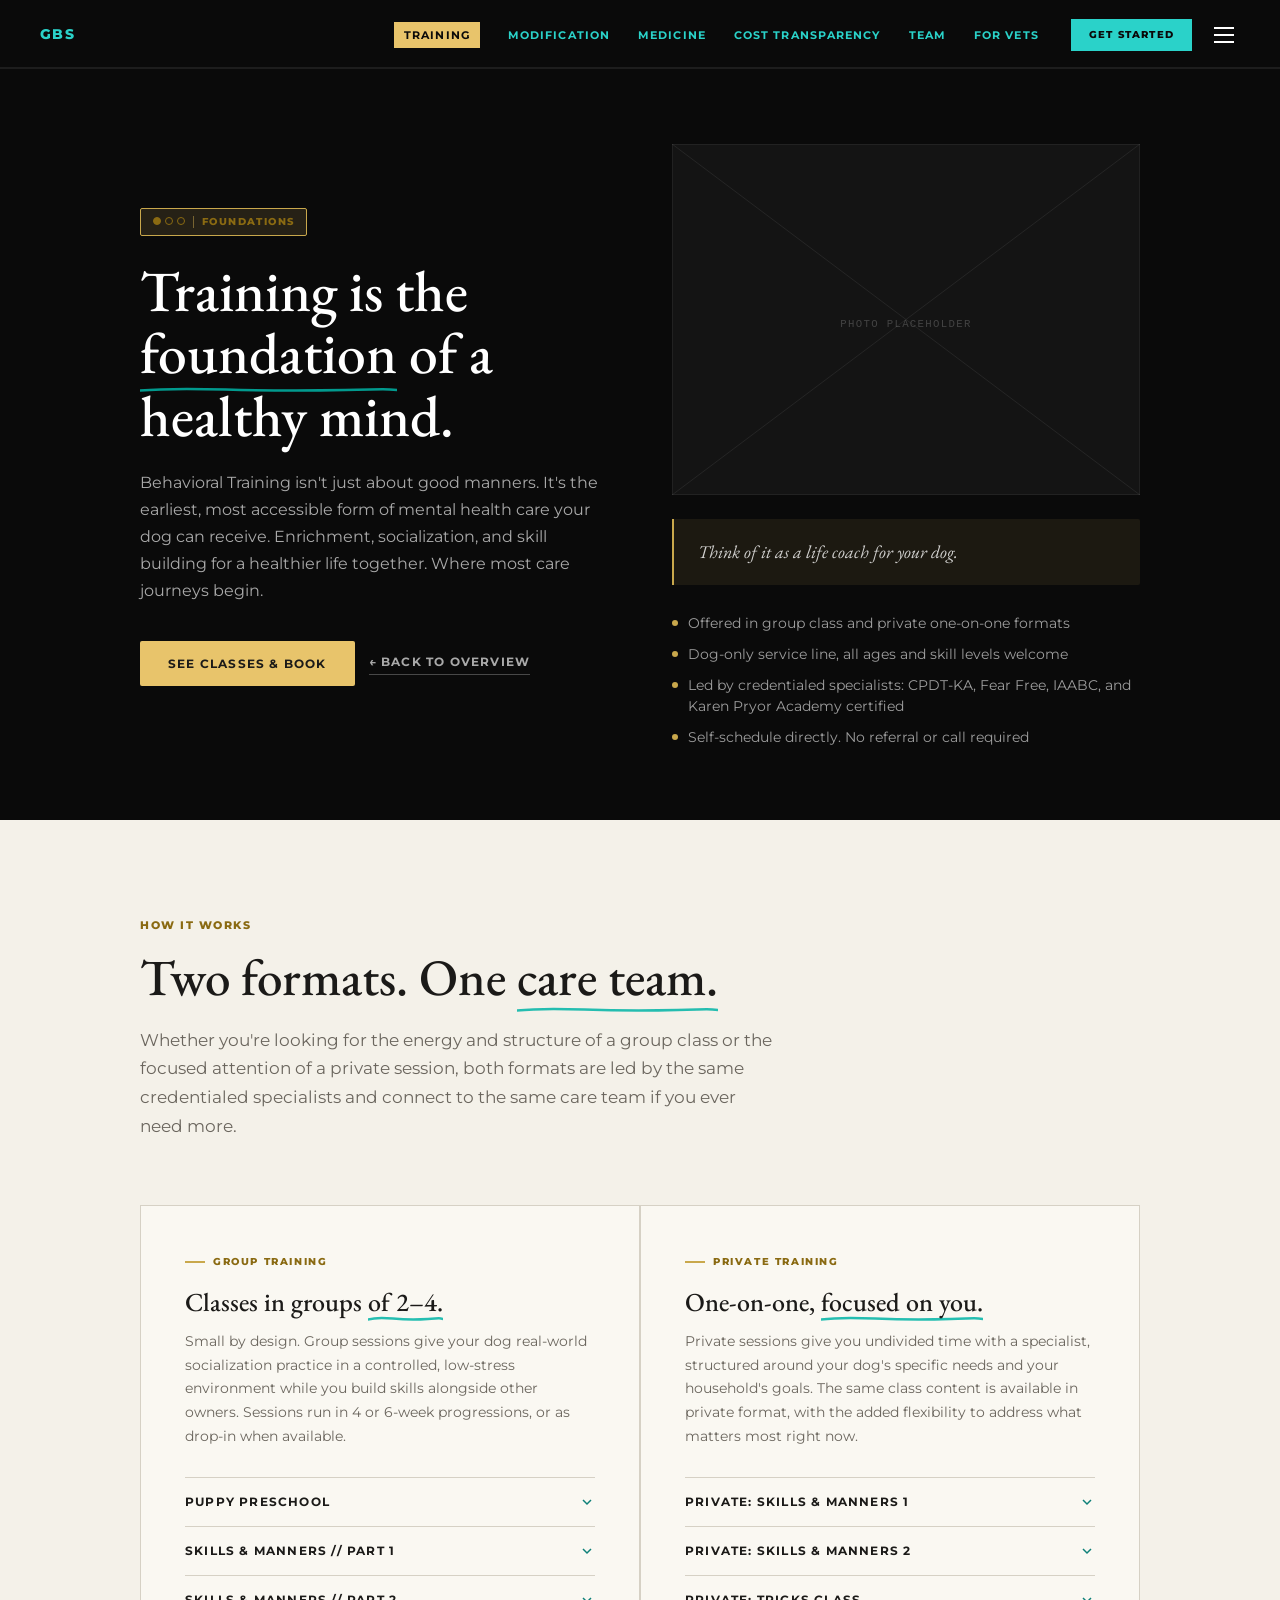
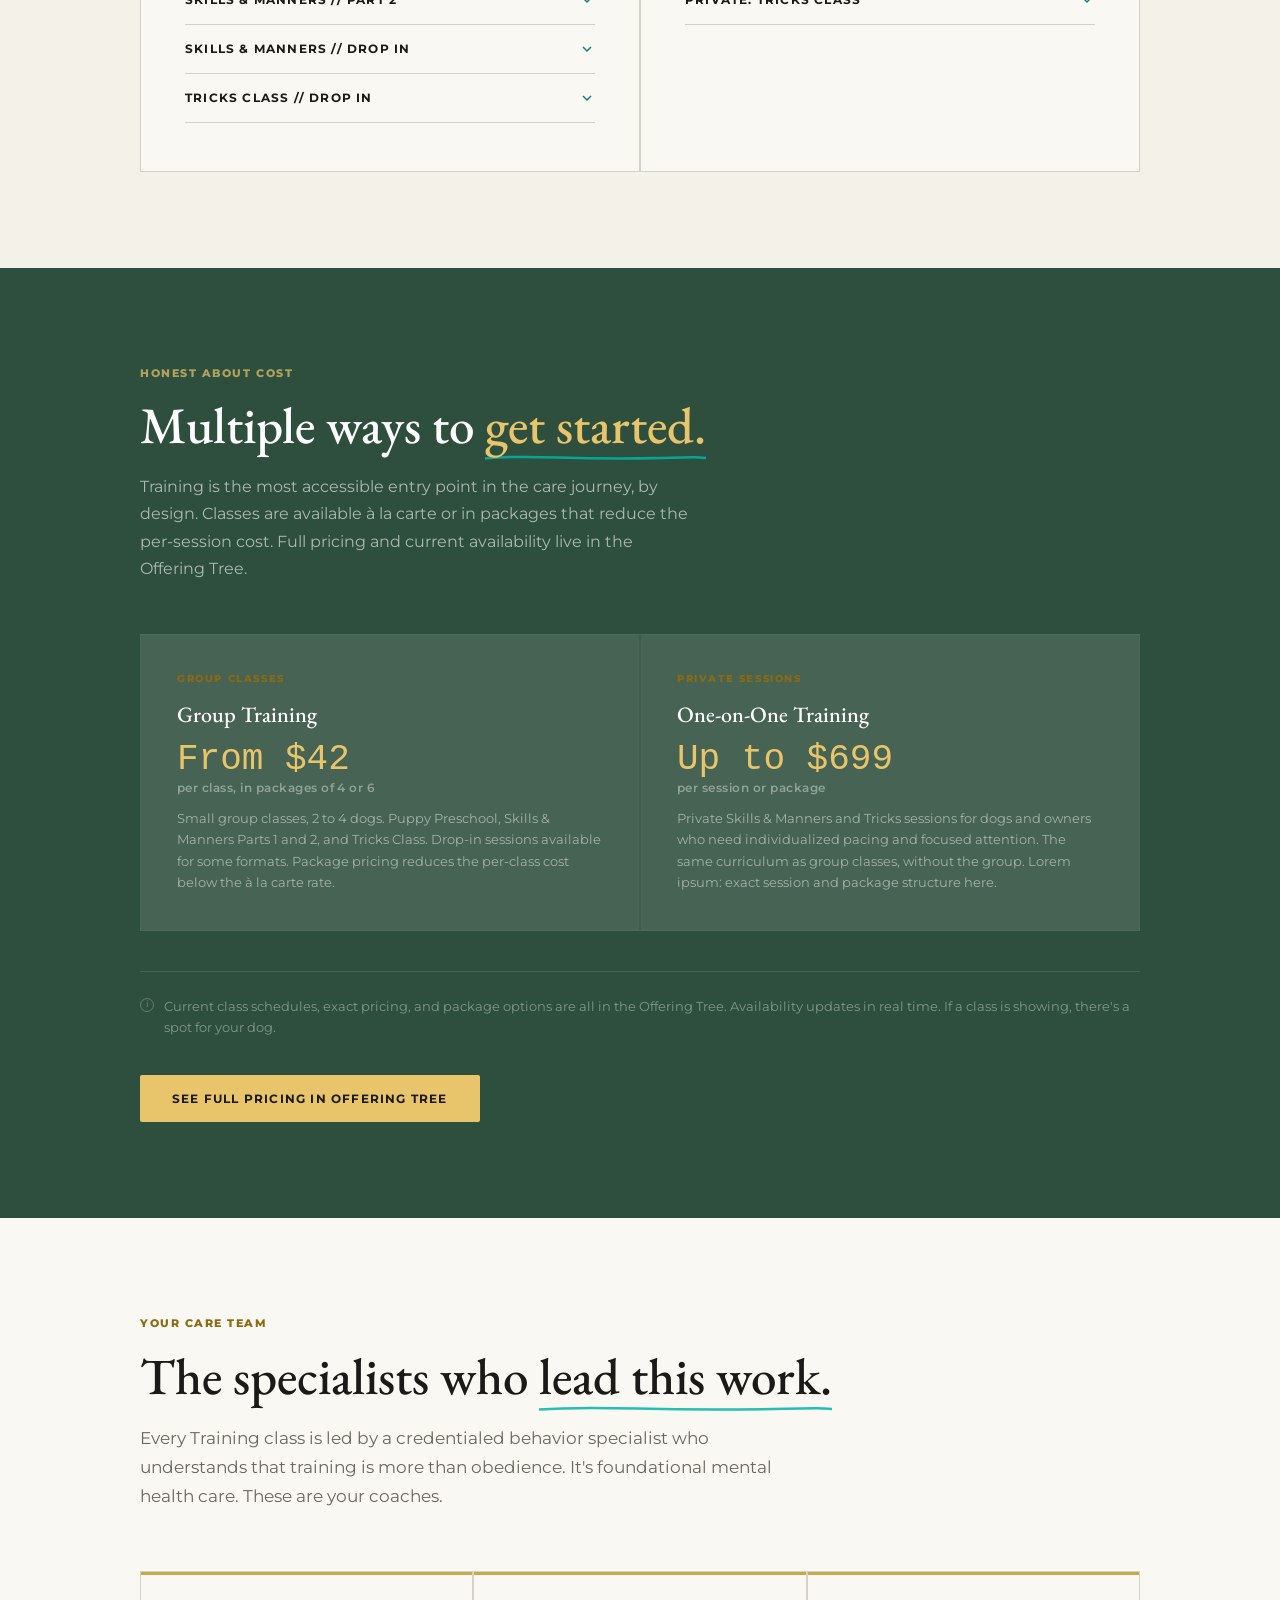
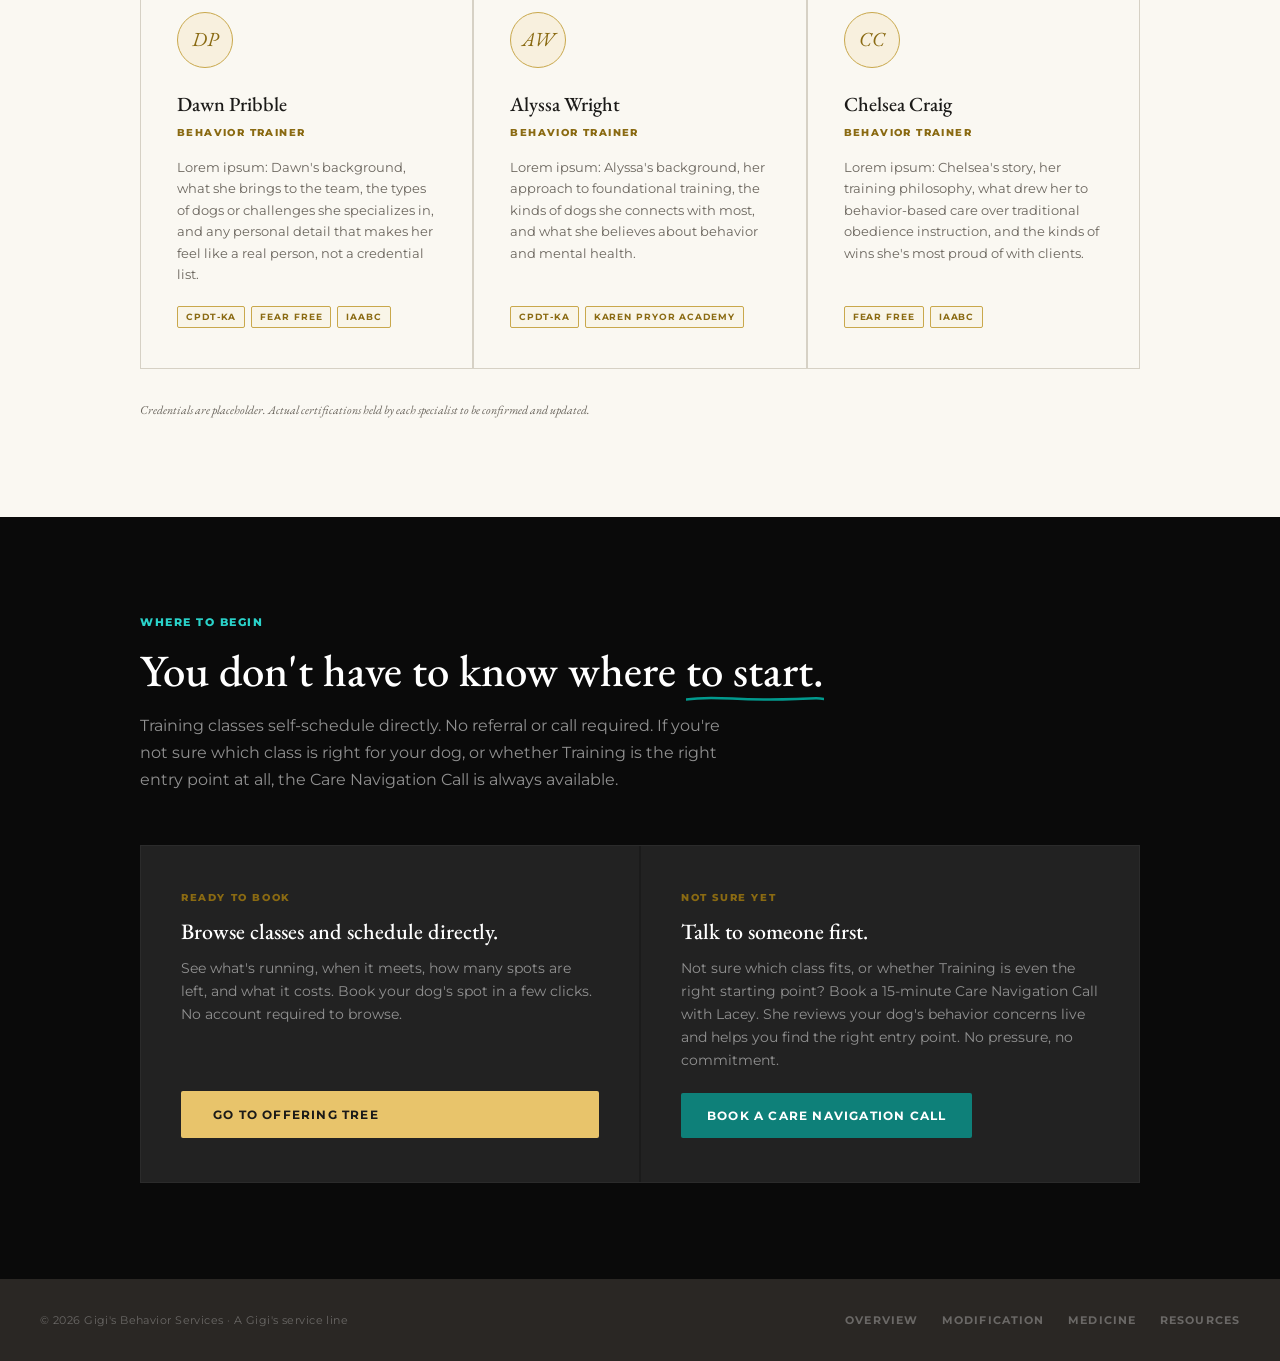
<file: training.html>
<!DOCTYPE html>
<html lang="en">
<head>
<meta charset="UTF-8">
<meta name="viewport" content="width=device-width, initial-scale=1.0">
<title>Behavioral Training | Gigi's Behavior Services</title>
<link rel="preconnect" href="https://fonts.googleapis.com">
<link rel="preconnect" href="https://fonts.gstatic.com" crossorigin>
<link href="https://fonts.googleapis.com/css2?family=Montserrat:wght@400;500;600;700;800;900&family=EB+Garamond:ital,wght@0,400;0,500;0,600;1,400;1,500;1,600&display=swap" rel="stylesheet">
<link rel="stylesheet" href="gbs-shared.css">
<style>
/* ── TOKENS ── */

html { scroll-behavior: smooth; }
body {
  font-family: var(--font-body);
  background: var(--cream);
  color: var(--ink);
  font-size: 16px;
  line-height: 1.65;
  overflow-x: hidden;
}

/* ── SCROLL PROGRESS ── */
#progress-bar {
  position: fixed;
  top: 0; left: 0;
  height: 3px;
  width: 0%;
  background: var(--butter);
  z-index: 1000;
  transition: width 0.1s linear;
}

/* ── NAV ── */
#nav {
  position: fixed;
  top: 3px; left: 0; right: 0;
  background: var(--black);
  z-index: 900;
  border-bottom: 1px solid rgba(255,255,255,0.08);
  transition: box-shadow 200ms ease-out;
}
#nav.scrolled { box-shadow: 0 2px 24px rgba(0,0,0,0.4); }
.nav-inner {
  max-width: 1280px;
  margin: 0 auto;
  padding: 0 40px;
  height: 64px;
  display: flex;
  align-items: center;
  gap: 32px;
}
.nav-brand {
  display: flex;
  align-items: center;
  gap: 10px;
  text-decoration: none;
  flex-shrink: 0;
}
.nav-logo {
  height: 32px;
  width: auto;
  display: block;
}
.nav-wordmark span { color: var(--butter); }
.nav-links {
  display: flex;
  gap: 28px;
  margin-left: auto;
  align-items: center;
}
.nav-links a {
  font-size: 11px;
  font-weight: 700;
  letter-spacing: 0.10em;
  text-transform: uppercase;
  color: var(--teal);
  text-decoration: none;
  transition: color var(--transition);
}

.nav-links a.active { color: var(--butter); }
.nav-link-active {
  background: var(--butter);
  color: var(--black) !important;
  padding: 4px 10px;
}

.nav-cta {
  background: var(--teal) !important;
  color: var(--black) !important;
  padding: 8px 18px;
  font-size: 10px !important;
  font-weight: 800 !important;
  letter-spacing: 0.12em !important;
  text-transform: uppercase;
  text-decoration: none;
  display: inline-block;
  transition: opacity var(--transition) !important;
}
.nav-cta:hover { opacity: 0.85 !important; }

/* ── HAMBURGER — hidden on desktop ── */
#nav-burger {
  display: none;
  flex-direction: column;
  justify-content: center;
  align-items: center;
  gap: 5px;
  width: 32px;
  height: 32px;
  background: none;
  border: none;
  cursor: pointer;
  padding: 0;
  flex-shrink: 0;
}
#nav-burger span {
  display: block;
  width: 20px;
  height: 2px;
  background: #fff;
  transition: transform 200ms ease, opacity 200ms ease;
}
#nav-burger[aria-expanded="true"] span:nth-child(1) { transform: translateY(7px) rotate(45deg); }
#nav-burger[aria-expanded="true"] span:nth-child(2) { opacity: 0; }
#nav-burger[aria-expanded="true"] span:nth-child(3) { transform: translateY(-7px) rotate(-45deg); }

#nav-mobile-menu {
  display: none;
  flex-direction: column;
  background: var(--black);
  border-top: 1px solid rgba(255,255,255,0.08);
  max-height: 0;
  overflow: hidden;
  transition: max-height 250ms ease;
}
#nav-mobile-menu.open { max-height: 400px; }
#nav-mobile-menu a {
  padding: 16px 20px;
  font-size: 12px;
  font-weight: 700;
  letter-spacing: 0.1em;
  text-transform: uppercase;
  color: rgba(255,255,255,0.75);
  text-decoration: none;
  border-bottom: 1px solid rgba(255,255,255,0.06);
}
#nav-mobile-menu a:last-child { border-bottom: none; }
#nav-mobile-menu .nav-mobile-cta {
  background: var(--teal);
  color: var(--black);
  text-align: center;
  margin: 12px 20px 16px;
  border-radius: 2px;
}

/* ── SHARED LAYOUT ── */
.section-inner {
  max-width: 1080px;
  margin: 0 auto;
  padding: 0 40px;
}
.eyebrow {
  font-family: var(--font-body);
  font-size: 11px;
  font-weight: 800;
  letter-spacing: 0.14em;
  text-transform: uppercase;
  color: var(--butter-text);
  margin-bottom: 14px;
}
.section-h {
  font-family: var(--font-display);
  font-size: clamp(32px, 4vw, 52px);
  font-weight: 500;
  line-height: 1.12;
  color: var(--ink);
  margin-bottom: 20px;
}
.section-h em { font-style: normal;
  background-image: url("data:image/svg+xml,%3Csvg xmlns='http://www.w3.org/2000/svg' width='100%25' height='8' viewBox='0 0 300 8' preserveAspectRatio='none'%3E%3Cpath d='M0 5.5 C20 4, 60 3.5, 100 4.5 S180 6, 240 5 S280 4, 300 5' stroke='%2300B4A6' stroke-width='2.5' stroke-linecap='round' fill='none' opacity='0.85'/%3E%3C/svg%3E");
  background-repeat: no-repeat;
  background-position: 0 100%;
  background-size: 100% 8px;
  padding-bottom: 3px;
  display: inline; }
.section-lede {
  font-size: 17px;
  line-height: 1.7;
  color: var(--gray-warm);
  max-width: 640px;
}

/* ── REVEAL ANIMATION ── */
.reveal { opacity: 0; transform: translateY(22px); transition: opacity 0.55s ease-out, transform 0.55s ease-out; }
.reveal.revealed { opacity: 1; transform: none; }
.reveal-delay-1 { transition-delay: 0.1s; }
.reveal-delay-2 { transition-delay: 0.2s; }
.reveal-delay-3 { transition-delay: 0.3s; }

/* ═══════════════════════════════════════
   01 — HERO
═══════════════════════════════════════ */
#hero {
  padding-top: 64px; /* nav height */
  background: var(--black);
  position: relative;
  overflow: hidden;
}
.hero-inner {
  max-width: 1080px;
  margin: 0 auto;
  padding: 80px 40px 72px;
  display: grid;
  grid-template-columns: 1fr 1fr;
  gap: 64px;
  align-items: center;
}
.hero-stage-pill {
  display: inline-flex;
  align-items: center;
  gap: 8px;
  background: rgba(232,196,107,0.12);
  border: 1px solid var(--butter-border);
  border-radius: 2px;
  padding: 5px 12px;
  margin-bottom: 24px;
}
.hero-stage-number {
  font-family: var(--font-mono);
  font-size: 10px;
  font-weight: 700;
  color: var(--butter-text);
  letter-spacing: 0.1em;
}
.hero-stage-label {
  font-family: var(--font-body);
  font-size: 10px;
  font-weight: 800;
  letter-spacing: 0.14em;
  text-transform: uppercase;
  color: var(--butter-text);
}
.hero-stage-divider {
  width: 1px;
  height: 12px;
  background: var(--butter-border);
  opacity: 0.5;
}
.hero-h {
  font-family: var(--font-display);
  font-size: clamp(36px, 4.5vw, 58px);
  font-weight: 500;
  line-height: 1.08;
  color: #fff;
  margin-bottom: 22px;
}
.hero-h em { font-style: normal;
  background-image: url("data:image/svg+xml,%3Csvg xmlns='http://www.w3.org/2000/svg' width='100%25' height='8' viewBox='0 0 300 8' preserveAspectRatio='none'%3E%3Cpath d='M0 5.5 C20 4, 60 3.5, 100 4.5 S180 6, 240 5 S280 4, 300 5' stroke='%2300B4A6' stroke-width='2.5' stroke-linecap='round' fill='none' opacity='0.85'/%3E%3C/svg%3E");
  background-repeat: no-repeat;
  background-position: 0 100%;
  background-size: 100% 8px;
  padding-bottom: 3px;
  display: inline; }
.hero-body {
  font-size: 16px;
  line-height: 1.7;
  color: rgba(255,255,255,0.65);
  max-width: 480px;
  margin-bottom: 36px;
}
.hero-actions {
  display: flex;
  gap: 14px;
  align-items: center;
  flex-wrap: wrap;
}
.btn-primary {
  font-family: var(--font-body);
  font-size: 12px;
  font-weight: 700;
  letter-spacing: 0.1em;
  text-transform: uppercase;
  background: var(--butter);
  color: var(--ink);
  padding: 13px 28px;
  border-radius: 2px;
  text-decoration: none;
  transition: opacity var(--transition);
}
.btn-primary:hover { opacity: 0.88; }
.btn-ghost {
  font-family: var(--font-body);
  font-size: 12px;
  font-weight: 700;
  letter-spacing: 0.1em;
  text-transform: uppercase;
  color: rgba(255,255,255,0.65);
  text-decoration: none;
  border-bottom: 1px solid rgba(255,255,255,0.25);
  padding-bottom: 2px;
  transition: color var(--transition), border-color var(--transition);
}
.btn-ghost:hover { color: #fff; border-color: rgba(255,255,255,0.55); }
.hero-photo-placeholder {
  width: 100%;
  aspect-ratio: 4/3;
  margin-bottom: 24px;
  overflow: hidden;
}
.hero-placeholder-svg {
  width: 100%;
  height: 100%;
  display: block;
}
.hero-analogy {
  background: rgba(232,196,107,0.08);
  border-left: 2px solid var(--butter-border);
  padding: 20px 24px;
  border-radius: 0 2px 2px 0;
}
.hero-analogy-label {
  font-family: var(--font-body);
  font-size: 10px;
  font-weight: 800;
  letter-spacing: 0.14em;
  text-transform: uppercase;
  color: var(--butter-text);
  margin-bottom: 8px;
}
.hero-analogy-text {
  font-family: var(--font-display);
  font-size: 18px;
  font-style: italic;
  color: rgba(255,255,255,0.8);
  line-height: 1.45;
}
.hero-checklist {
  margin-top: 28px;
  display: flex;
  flex-direction: column;
  gap: 10px;
}
.hero-check {
  display: flex;
  align-items: flex-start;
  gap: 10px;
  font-size: 14px;
  color: rgba(255,255,255,0.6);
  line-height: 1.5;
}
.hero-check-dot {
  width: 6px;
  height: 6px;
  border-radius: 50%;
  background: var(--butter-border);
  flex-shrink: 0;
  margin-top: 7px;
}

/* ═══════════════════════════════════════
   02 — HOW IT WORKS
═══════════════════════════════════════ */
#how-it-works {
  background: var(--cream);
  padding: 96px 0;
}
.hiw-intro {
  margin-bottom: 64px;
}
.hiw-formats {
  display: grid;
  grid-template-columns: 1fr 1fr;
  gap: 2px;
  background: var(--gray-line);
  border: 1px solid var(--gray-line);
}
.hiw-format {
  background: var(--cream-soft);
  padding: 48px 44px;
}
.hiw-format-tag {
  font-family: var(--font-body);
  font-size: 10px;
  font-weight: 800;
  letter-spacing: 0.16em;
  text-transform: uppercase;
  color: var(--butter-text);
  margin-bottom: 16px;
  display: flex;
  align-items: center;
  gap: 8px;
}
.hiw-format-tag::before {
  content: '';
  display: block;
  width: 20px;
  height: 2px;
  background: var(--butter-border);
}
.hiw-format-h {
  font-family: var(--font-display);
  font-size: 26px;
  font-weight: 500;
  color: var(--ink);
  margin-bottom: 12px;
  line-height: 1.2;
}
.hiw-format-h em { font-style: normal;
  background-image: url("data:image/svg+xml,%3Csvg xmlns='http://www.w3.org/2000/svg' width='100%25' height='8' viewBox='0 0 300 8' preserveAspectRatio='none'%3E%3Cpath d='M0 5.5 C20 4, 60 3.5, 100 4.5 S180 6, 240 5 S280 4, 300 5' stroke='%2300B4A6' stroke-width='2.5' stroke-linecap='round' fill='none' opacity='0.85'/%3E%3C/svg%3E");
  background-repeat: no-repeat;
  background-position: 0 100%;
  background-size: 100% 8px;
  padding-bottom: 3px;
  display: inline; }
.hiw-format-body {
  font-size: 14px;
  line-height: 1.7;
  color: var(--gray-warm);
  margin-bottom: 28px;
}
.class-list {
  display: flex;
  flex-direction: column;
  gap: 0;
}
.class-item {
  border-top: 1px solid var(--gray-line);
  padding: 0;
  overflow: hidden;
}
.class-item:last-child { border-bottom: 1px solid var(--gray-line); }
.class-trigger {
  width: 100%;
  background: none;
  border: none;
  cursor: pointer;
  display: flex;
  align-items: center;
  justify-content: space-between;
  padding: 16px 0;
  text-align: left;
  gap: 12px;
}
.class-trigger-label {
  font-family: var(--font-body);
  font-size: 12px;
  font-weight: 700;
  letter-spacing: 0.1em;
  text-transform: uppercase;
  color: var(--ink);
  line-height: 1.3;
}
.class-trigger-chevron {
  flex-shrink: 0;
  width: 16px;
  height: 16px;
  color: var(--teal-deep);
  transition: transform 0.25s ease;
}
.class-item.open .class-trigger-chevron { transform: rotate(180deg); }
.class-drawer {
  max-height: 0;
  overflow: hidden;
  transition: max-height 0.3s ease, padding 0.3s ease;
}
.class-item.open .class-drawer { max-height: 200px; }
.class-drawer-inner {
  padding: 0 0 16px;
  font-size: 13px;
  line-height: 1.65;
  color: var(--gray-warm);
}

/* ═══════════════════════════════════════
   03 — WHAT IT COSTS
═══════════════════════════════════════ */
#cost {
  background: var(--kale);
  padding: 96px 0;
}
#cost .eyebrow { color: rgba(232,196,107,0.7); }
#cost .section-h { color: #fff; }
#cost .section-h em { color: var(--butter); }
.cost-intro {
  color: rgba(255,255,255,0.6);
  font-size: 16px;
  line-height: 1.7;
  max-width: 560px;
  margin-bottom: 52px;
}
.cost-grid {
  display: grid;
  grid-template-columns: 1fr 1fr;
  gap: 2px;
  background: rgba(255,255,255,0.08);
  border: 1px solid rgba(255,255,255,0.08);
  margin-bottom: 40px;
}
.cost-card {
  background: rgba(255,255,255,0.04);
  padding: 36px 36px;
  display: flex;
  flex-direction: column;
  gap: 14px;
}
.cost-card-tag {
  font-family: var(--font-body);
  font-size: 10px;
  font-weight: 800;
  letter-spacing: 0.16em;
  text-transform: uppercase;
  color: var(--butter-text);
}
.cost-card-h {
  font-family: var(--font-display);
  font-size: 22px;
  font-weight: 500;
  color: #fff;
  line-height: 1.2;
}
.cost-card-price {
  font-family: var(--font-mono);
  font-size: 36px;
  font-weight: 400;
  color: var(--butter);
  line-height: 1;
}
.cost-card-price span {
  font-family: var(--font-body);
  font-size: 12px;
  font-weight: 600;
  color: rgba(255,255,255,0.4);
  display: block;
  margin-top: 4px;
  letter-spacing: 0.04em;
}
.cost-card-body {
  font-size: 13px;
  line-height: 1.65;
  color: rgba(255,255,255,0.5);
}
.cost-note {
  font-size: 13px;
  line-height: 1.65;
  color: rgba(255,255,255,0.4);
  border-top: 1px solid rgba(255,255,255,0.1);
  padding-top: 24px;
  display: flex;
  align-items: flex-start;
  gap: 10px;
}
.cost-note-icon {
  flex-shrink: 0;
  width: 14px;
  height: 14px;
  border: 1px solid rgba(255,255,255,0.25);
  border-radius: 50%;
  display: flex;
  align-items: center;
  justify-content: center;
  font-size: 9px;
  color: rgba(255,255,255,0.4);
  margin-top: 2px;
}
.cost-cta {
  margin-top: 36px;
}
.btn-butter {
  font-family: var(--font-body);
  font-size: 12px;
  font-weight: 700;
  letter-spacing: 0.1em;
  text-transform: uppercase;
  background: var(--butter);
  color: var(--ink);
  padding: 14px 32px;
  border-radius: 2px;
  text-decoration: none;
  display: inline-block;
  transition: opacity var(--transition);
}
.btn-butter:hover { opacity: 0.88; }

/* ═══════════════════════════════════════
   04 — CARE TEAM
═══════════════════════════════════════ */
#care-team {
  background: var(--cream-soft);
  padding: 96px 0;
}
.team-intro {
  margin-bottom: 60px;
}
.team-grid {
  display: grid;
  grid-template-columns: repeat(3, 1fr);
  gap: 2px;
  background: var(--gray-line);
  border: 1px solid var(--gray-line);
  margin-bottom: 32px;
}
.team-card {
  background: var(--cream-soft);
  padding: 40px 36px;
  display: flex;
  flex-direction: column;
  gap: 0;
  position: relative;
}
.team-card::before {
  content: '';
  position: absolute;
  top: 0; left: 0;
  width: 100%;
  height: 3px;
  background: var(--butter-border);
}
.team-avatar {
  width: 56px;
  height: 56px;
  border-radius: 50%;
  background: rgba(232,196,107,0.15);
  border: 1.5px solid var(--butter-border);
  display: flex;
  align-items: center;
  justify-content: center;
  font-family: var(--font-display);
  font-size: 20px;
  font-style: italic;
  color: var(--butter-text);
  margin-bottom: 20px;
  flex-shrink: 0;
}
.team-name {
  font-family: var(--font-display);
  font-size: 20px;
  font-weight: 500;
  color: var(--ink);
  margin-bottom: 4px;
}
.team-role {
  font-family: var(--font-body);
  font-size: 10px;
  font-weight: 800;
  letter-spacing: 0.14em;
  text-transform: uppercase;
  color: var(--butter-text);
  margin-bottom: 16px;
}
.team-body {
  font-size: 13px;
  line-height: 1.65;
  color: var(--gray-warm);
  flex: 1;
  margin-bottom: 20px;
}
.team-creds {
  display: flex;
  flex-wrap: wrap;
  gap: 6px;
  margin-top: auto;
}
.cred-tag {
  font-family: var(--font-body);
  font-size: 9px;
  font-weight: 700;
  letter-spacing: 0.1em;
  text-transform: uppercase;
  color: var(--butter-text);
  border: 1px solid var(--butter-border);
  padding: 3px 8px;
  border-radius: 2px;
  background: rgba(232,196,107,0.07);
}
.team-footnote {
  font-size: 12px;
  color: var(--gray-warm);
  font-style: italic;
  font-family: var(--font-display);
}

/* ═══════════════════════════════════════
   05 — WHERE TO START
═══════════════════════════════════════ */
#where-to-start {
  background: var(--black);
  padding: 96px 0;
}
.wts-inner {
  max-width: 1080px;
  margin: 0 auto;
  padding: 0 40px;
}
.wts-eyebrow {
  font-family: var(--font-body);
  font-size: 11px;
  font-weight: 800;
  letter-spacing: 0.14em;
  text-transform: uppercase;
  color: var(--teal);
  margin-bottom: 14px;
}
.wts-h {
  font-family: var(--font-display);
  font-size: clamp(30px, 3.5vw, 46px);
  font-weight: 500;
  color: #fff;
  line-height: 1.12;
  margin-bottom: 16px;
}
.wts-h em { font-style: normal;
  background-image: url("data:image/svg+xml,%3Csvg xmlns='http://www.w3.org/2000/svg' width='100%25' height='8' viewBox='0 0 300 8' preserveAspectRatio='none'%3E%3Cpath d='M0 5.5 C20 4, 60 3.5, 100 4.5 S180 6, 240 5 S280 4, 300 5' stroke='%2300B4A6' stroke-width='2.5' stroke-linecap='round' fill='none' opacity='0.85'/%3E%3C/svg%3E");
  background-repeat: no-repeat;
  background-position: 0 100%;
  background-size: 100% 8px;
  padding-bottom: 3px;
  display: inline; }
.wts-body {
  font-size: 16px;
  line-height: 1.7;
  color: rgba(255,255,255,0.55);
  max-width: 580px;
  margin-bottom: 52px;
}
.wts-options {
  display: grid;
  grid-template-columns: 1fr 1fr;
  gap: 2px;
  background: rgba(255,255,255,0.07);
  border: 1px solid rgba(255,255,255,0.07);
}
.wts-option {
  background: rgba(255,255,255,0.03);
  padding: 44px 40px;
  display: flex;
  flex-direction: column;
  gap: 12px;
}
.wts-option-tag {
  font-family: var(--font-body);
  font-size: 10px;
  font-weight: 800;
  letter-spacing: 0.16em;
  text-transform: uppercase;
  color: var(--butter-text);
}
.wts-option-h {
  font-family: var(--font-display);
  font-size: 22px;
  font-weight: 500;
  color: #fff;
  line-height: 1.2;
}
.wts-option-body {
  font-size: 14px;
  line-height: 1.65;
  color: rgba(255,255,255,0.5);
  flex: 1;
  margin-bottom: 8px;
}
.btn-teal {
  font-family: var(--font-body);
  font-size: 12px;
  font-weight: 700;
  letter-spacing: 0.1em;
  text-transform: uppercase;
  background: var(--teal-deep);
  color: #fff;
  padding: 13px 26px;
  border-radius: 2px;
  text-decoration: none;
  display: inline-block;
  width: fit-content;
  transition: opacity var(--transition);
}
.btn-teal:hover { opacity: 0.88; }
.wts-nav-link {
  font-family: var(--font-body);
  font-size: 12px;
  font-weight: 700;
  letter-spacing: 0.08em;
  text-transform: uppercase;
  color: rgba(255,255,255,0.4);
  text-decoration: none;
  border-bottom: 1px solid rgba(255,255,255,0.15);
  padding-bottom: 2px;
  transition: color var(--transition);
  width: fit-content;
}
.wts-nav-link:hover { color: rgba(255,255,255,0.7); }

/* ═══════════════════════════════════════
   FOOTER STRIP
═══════════════════════════════════════ */
#footer {
  background: var(--ink-warm);
  padding: 32px 40px;
  display: flex;
  align-items: center;
  justify-content: space-between;
  flex-wrap: wrap;
  gap: 16px;
}
.footer-copy {
  font-size: 11px;
  color: rgba(255,255,255,0.3);
  letter-spacing: 0.04em;
}
.footer-links {
  display: flex;
  gap: 24px;
}
.footer-links a {
  font-size: 11px;
  font-weight: 700;
  letter-spacing: 0.1em;
  text-transform: uppercase;
  color: rgba(255,255,255,0.3);
  text-decoration: none;
  transition: color var(--transition);
}
.footer-links a:hover { color: rgba(255,255,255,0.65); }

/* ═══════════════════════════════════════
   MOBILE
═══════════════════════════════════════ */
@media (max-width: 768px) {
  .nav-links { display: none; }
  #nav-burger { display: flex; }
  .hero-inner { grid-template-columns: 1fr; gap: 40px; padding: 56px 24px 48px; }
  .hiw-formats, .cost-grid, .wts-options { grid-template-columns: 1fr; }
  .team-grid { grid-template-columns: 1fr; }
  .section-inner { padding: 0 24px; }
  #how-it-works, #cost, #care-team, #where-to-start { padding: 72px 0; }
  .hiw-format, .cost-card, .wts-option { padding: 36px 28px; }
  /* Bottom bar — compress labels but keep price */
  .sbar-item { padding: 8px 10px; }
  .sbar-eyebrow { display: none; }
  .sbar-label { font-size: 11px; }
  .sbar-price { font-size: 10px; margin-top: 1px; }
  .sbar-cta { padding: 8px 12px; flex: 0 0 120px; }
  .sbar-cta-label { font-size: 9px; }
}
@media (max-width: 480px) {
  .sbar-item { padding: 8px 8px; }
  .sbar-label { font-size: 10px; }
  .sbar-price { font-size: 9px; }
}
@media print {
  #stage-bar-wrap { display: none; }
}

/* ── BOTTOM STAGE BAR ── */

/* Main customer bar */

/* Vet bar — slim row under Medicine */

</style>
</head>
<body>

<div id="progress-bar"></div>

<!-- NAV -->
<nav id="nav">
  <div class="nav-inner">
    <a href="index.html" class="nav-brand">
      <span class="nav-logo-placeholder" style="color:var(--teal);font-weight:800;font-size:14px;letter-spacing:0.1em;">GBS</span>
    </a>
    <div class="nav-links">
      <a href="training.html" class="nav-link-active">Training</a>
      <a href="modification.html">Modification</a>
      <a href="medicine.html">Medicine</a>
      <a href="pricing.html">Cost Transparency</a>
      <a href="meet-the-team.html">Team</a>
      <a href="referring-vets.html">For Vets</a>
    </div>
    <div class="nav-right">
      <a href="#cta-band" class="nav-cta">Get started</a>
      <button id="nav-burger" aria-label="Open menu" aria-expanded="false">
        <span></span><span></span><span></span>
      </button>
    </div>
  </div>
  <div id="nav-mobile-menu">
    <a href="training.html">Training</a>
    <a href="modification.html">Modification</a>
    <a href="medicine.html">Medicine</a>
    <a href="pricing.html">Pricing</a>
    <a href="meet-the-team.html">Meet the Team</a>
    <a href="#cta-band" class="nav-mobile-cta">Get started</a>
  </div>
</nav>

<!-- ── STICKY STAGE BAR ── -->
<div id="stage-bar-wrap">
  <div id="stage-bar">
    <a href="training.html" class="sbar-item sbar-training sbar-active">
      <div class="sbar-eyebrow" style="color:rgba(255,255,255,0.85);">Foundations</div>
      <div class="sbar-label">Training</div>
      <div class="sbar-price">From $42</div>
    </a>
    <a href="modification.html" class="sbar-item sbar-mod ">
      <div class="sbar-eyebrow" style="color:var(--teal);">Support</div>
      <div class="sbar-label">Modification</div>
      <div class="sbar-price">From $250</div>
    </a>
    <a href="medicine.html" class="sbar-item sbar-med ">
      <div class="sbar-eyebrow" style="color:rgba(255,255,255,0.5);">Specialty</div>
      <div class="sbar-label">Medicine</div>
      <div class="sbar-price">From $590</div>
    </a>
    <a href="#cta-band" class="sbar-cta">
      <div class="sbar-cta-label">Not sure? Book a call <svg class="sbar-arrow" viewBox="0 0 32 16" aria-hidden="true"><path d="M2,9 C10,6.5 20,6 30,8 M2,10.2 C12,7.8 21,7.2 29,9"/><path d="M30,8 L23,4.8 M30,8 L24,12.5"/></svg></div>
    </a>
  </div>
  <div id="vet-bar">
    <div class="vbar-spacer"></div>
    <a href="referring-vets.html" class="vbar-link">
      <span class="vbar-eyebrow">For Vets</span>
      <span class="vbar-label">Referring Vets →</span>
    </a>
    <div class="vbar-spacer-cta"></div>
  </div>
</div>

<!-- ═══════════════════════════════════════
     01 — HERO
═══════════════════════════════════════ -->
<section id="hero">
  <div class="hero-inner">
    <div class="reveal">
      <div class="hero-stage-pill">
        <span class="hero-stage-number"><span class="stage-dial" role="img" aria-label="Stage 1 of 3"><i class="on"></i><i></i><i></i></span></span>
        <span class="hero-stage-divider"></span>
        <span class="hero-stage-label">Foundations</span>
      </div>
      <h1 class="hero-h">Training is the <em>foundation</em> of a healthy mind.</h1>
      <p class="hero-body">Behavioral Training isn't just about good manners. It's the earliest, most accessible form of mental health care your dog can receive. Enrichment, socialization, and skill building for a healthier life together. Where most care journeys begin.</p>
      <div class="hero-actions">
        <a href="#where-to-start" class="btn-primary">See classes &amp; book</a>
        <a href="index.html" class="btn-ghost">← Back to overview</a>
      </div>
    </div>
    <div class="reveal reveal-delay-1">
      <div class="hero-photo-placeholder">
        <svg class="hero-placeholder-svg" viewBox="0 0 480 360" preserveAspectRatio="xMidYMid slice" xmlns="http://www.w3.org/2000/svg">
          <rect width="480" height="360" fill="rgba(255,255,255,0.04)" stroke="rgba(255,255,255,0.12)" stroke-width="1"/>
          <line x1="0" y1="0" x2="480" y2="360" stroke="rgba(255,255,255,0.08)" stroke-width="1"/>
          <line x1="480" y1="0" x2="0" y2="360" stroke="rgba(255,255,255,0.08)" stroke-width="1"/>
          <text x="240" y="188" text-anchor="middle" font-family="Courier New, monospace" font-size="11" fill="rgba(255,255,255,0.2)" letter-spacing="0.12em">PHOTO PLACEHOLDER</text>
        </svg>
      </div>
      <div class="hero-analogy">
        <div class="hero-analogy-text">Think of it as a life coach for your dog.</div>
      </div>
      <div class="hero-checklist">
        <div class="hero-check"><span class="hero-check-dot"></span><span>Offered in group class and private one-on-one formats</span></div>
        <div class="hero-check"><span class="hero-check-dot"></span><span>Dog-only service line, all ages and skill levels welcome</span></div>
        <div class="hero-check"><span class="hero-check-dot"></span><span>Led by credentialed specialists: CPDT-KA, Fear Free, IAABC, and Karen Pryor Academy certified</span></div>
        <div class="hero-check"><span class="hero-check-dot"></span><span>Self-schedule directly. No referral or call required</span></div>
      </div>
    </div>
  </div>
</section>

<!-- ═══════════════════════════════════════
     02 — HOW IT WORKS
═══════════════════════════════════════ -->
<section id="how-it-works">
  <div class="section-inner">
    <div class="hiw-intro reveal">
      <div class="eyebrow">How it works</div>
      <h2 class="section-h">Two formats. One <em>care team.</em></h2>
      <p class="section-lede">Whether you're looking for the energy and structure of a group class or the focused attention of a private session, both formats are led by the same credentialed specialists and connect to the same care team if you ever need more.</p>
    </div>
    <div class="hiw-formats reveal reveal-delay-1">

      <!-- GROUP CLASSES -->
      <div class="hiw-format">
        <div class="hiw-format-tag">Group Training</div>
        <h3 class="hiw-format-h">Classes in groups <em>of 2–4.</em></h3>
        <p class="hiw-format-body">Small by design. Group sessions give your dog real-world socialization practice in a controlled, low-stress environment while you build skills alongside other owners. Sessions run in 4 or 6-week progressions, or as drop-in when available.</p>
        <div class="class-list">
          <div class="class-item">
            <button class="class-trigger" aria-expanded="false">
              <span class="class-trigger-label">Puppy Preschool</span>
              <svg class="class-trigger-chevron" viewBox="0 0 16 16" fill="none" stroke="currentColor" stroke-width="1.5"><path d="M4 6l4 4 4-4"/></svg>
            </button>
            <div class="class-drawer">
              <div class="class-drawer-inner">Your puppy's first structured socialization experience. Foundational skills, early confidence building, and positive first exposures to people, environments, and other dogs. Lorem ipsum recommended age range and session length here.</div>
            </div>
          </div>
          <div class="class-item">
            <button class="class-trigger" aria-expanded="false">
              <span class="class-trigger-label">Skills &amp; Manners // Part 1</span>
              <svg class="class-trigger-chevron" viewBox="0 0 16 16" fill="none" stroke="currentColor" stroke-width="1.5"><path d="M4 6l4 4 4-4"/></svg>
            </button>
            <div class="class-drawer">
              <div class="class-drawer-inner">The starting point for foundational obedience and manners work. Lorem ipsum: core cues covered, prerequisite skills, ideal candidate description, session count and length.</div>
            </div>
          </div>
          <div class="class-item">
            <button class="class-trigger" aria-expanded="false">
              <span class="class-trigger-label">Skills &amp; Manners // Part 2</span>
              <svg class="class-trigger-chevron" viewBox="0 0 16 16" fill="none" stroke="currentColor" stroke-width="1.5"><path d="M4 6l4 4 4-4"/></svg>
            </button>
            <div class="class-drawer">
              <div class="class-drawer-inner">Builds on Part 1 with more complex cues and real-world generalization. Lorem ipsum: skills advanced, graduation criteria from Part 1, session format.</div>
            </div>
          </div>
          <div class="class-item">
            <button class="class-trigger" aria-expanded="false">
              <span class="class-trigger-label">Skills &amp; Manners // Drop In</span>
              <svg class="class-trigger-chevron" viewBox="0 0 16 16" fill="none" stroke="currentColor" stroke-width="1.5"><path d="M4 6l4 4 4-4"/></svg>
            </button>
            <div class="class-drawer">
              <div class="class-drawer-inner">Flexible attendance for dogs who've completed Part 1. Practice existing skills in a group setting without committing to a full progression. Available as scheduling permits.</div>
            </div>
          </div>
          <div class="class-item">
            <button class="class-trigger" aria-expanded="false">
              <span class="class-trigger-label">Tricks Class // Drop In</span>
              <svg class="class-trigger-chevron" viewBox="0 0 16 16" fill="none" stroke="currentColor" stroke-width="1.5"><path d="M4 6l4 4 4-4"/></svg>
            </button>
            <div class="class-drawer">
              <div class="class-drawer-inner">Enrichment-focused skill building in a fun, low-pressure setting. Tricks work builds confidence, focus, and the owner-dog communication that underpins everything else. Drop-in format. Lorem ipsum: prerequisite level, what's typically covered.</div>
            </div>
          </div>
        </div>
      </div>

      <!-- PRIVATE TRAINING -->
      <div class="hiw-format">
        <div class="hiw-format-tag">Private Training</div>
        <h3 class="hiw-format-h">One-on-one, <em>focused on you.</em></h3>
        <p class="hiw-format-body">Private sessions give you undivided time with a specialist, structured around your dog's specific needs and your household's goals. The same class content is available in private format, with the added flexibility to address what matters most right now.</p>
        <div class="class-list">
          <div class="class-item">
            <button class="class-trigger" aria-expanded="false">
              <span class="class-trigger-label">Private: Skills &amp; Manners 1</span>
              <svg class="class-trigger-chevron" viewBox="0 0 16 16" fill="none" stroke="currentColor" stroke-width="1.5"><path d="M4 6l4 4 4-4"/></svg>
            </button>
            <div class="class-drawer">
              <div class="class-drawer-inner">The foundational Skills & Manners curriculum delivered privately. Ideal when your dog needs more individualized pacing or when your household schedule doesn't align with group classes. Lorem ipsum: session length and count.</div>
            </div>
          </div>
          <div class="class-item">
            <button class="class-trigger" aria-expanded="false">
              <span class="class-trigger-label">Private: Skills &amp; Manners 2</span>
              <svg class="class-trigger-chevron" viewBox="0 0 16 16" fill="none" stroke="currentColor" stroke-width="1.5"><path d="M4 6l4 4 4-4"/></svg>
            </button>
            <div class="class-drawer">
              <div class="class-drawer-inner">Advanced skills and real-world generalization in a private setting. Lorem ipsum: what's covered beyond Part 1, session format, where this leads in the care journey.</div>
            </div>
          </div>
          <div class="class-item">
            <button class="class-trigger" aria-expanded="false">
              <span class="class-trigger-label">Private: Tricks Class</span>
              <svg class="class-trigger-chevron" viewBox="0 0 16 16" fill="none" stroke="currentColor" stroke-width="1.5"><path d="M4 6l4 4 4-4"/></svg>
            </button>
            <div class="class-drawer">
              <div class="class-drawer-inner">Enrichment and trick work in a private session. Great for dogs who aren't ready for group settings or owners who want to move at their own pace. Lorem ipsum: duration, progression format.</div>
            </div>
          </div>
        </div>
      </div>

    </div><!-- end hiw-formats -->
  </div>
</section>

<!-- ═══════════════════════════════════════
     03 — WHAT IT COSTS
═══════════════════════════════════════ -->
<section id="cost">
  <div class="section-inner">
    <div class="reveal">
      <div class="eyebrow">Honest about cost</div>
      <h2 class="section-h">Multiple ways to <em>get started.</em></h2>
      <p class="cost-intro">Training is the most accessible entry point in the care journey, by design. Classes are available à la carte or in packages that reduce the per-session cost. Full pricing and current availability live in the Offering Tree.</p>
    </div>
    <div class="cost-grid reveal reveal-delay-1">
      <div class="cost-card">
        <div class="cost-card-tag">Group Classes</div>
        <div class="cost-card-h">Group Training</div>
        <div class="cost-card-price">
          From $42<span>per class, in packages of 4 or 6</span>
        </div>
        <div class="cost-card-body">Small group classes, 2 to 4 dogs. Puppy Preschool, Skills &amp; Manners Parts 1 and 2, and Tricks Class. Drop-in sessions available for some formats. Package pricing reduces the per-class cost below the à la carte rate.</div>
      </div>
      <div class="cost-card">
        <div class="cost-card-tag">Private Sessions</div>
        <div class="cost-card-h">One-on-One Training</div>
        <div class="cost-card-price">
          Up to $699<span>per session or package</span>
        </div>
        <div class="cost-card-body">Private Skills &amp; Manners and Tricks sessions for dogs and owners who need individualized pacing and focused attention. The same curriculum as group classes, without the group. Lorem ipsum: exact session and package structure here.</div>
      </div>
    </div>
    <div class="cost-note reveal reveal-delay-2">
      <div class="cost-note-icon">i</div>
      <div>Current class schedules, exact pricing, and package options are all in the Offering Tree. Availability updates in real time. If a class is showing, there's a spot for your dog.</div>
    </div>
    <div class="cost-cta reveal reveal-delay-2">
      <a href="#" class="btn-butter">See full pricing in Offering Tree</a>
    </div>
  </div>
</section>

<!-- ═══════════════════════════════════════
     04 — CARE TEAM
═══════════════════════════════════════ -->
<section id="care-team">
  <div class="section-inner">
    <div class="team-intro reveal">
      <div class="eyebrow">Your care team</div>
      <h2 class="section-h">The specialists who <em>lead this work.</em></h2>
      <p class="section-lede">Every Training class is led by a credentialed behavior specialist who understands that training is more than obedience. It's foundational mental health care. These are your coaches.</p>
    </div>
    <div class="team-grid reveal reveal-delay-1">
      <div class="team-card">
        <div class="team-avatar">DP</div>
        <div class="team-name">Dawn Pribble</div>
        <div class="team-role">Behavior Trainer</div>
        <p class="team-body">Lorem ipsum: Dawn's background, what she brings to the team, the types of dogs or challenges she specializes in, and any personal detail that makes her feel like a real person, not a credential list.</p>
        <div class="team-creds">
          <span class="cred-tag">CPDT-KA</span>
          <span class="cred-tag">Fear Free</span>
          <span class="cred-tag">IAABC</span>
        </div>
      </div>
      <div class="team-card">
        <div class="team-avatar">AW</div>
        <div class="team-name">Alyssa Wright</div>
        <div class="team-role">Behavior Trainer</div>
        <p class="team-body">Lorem ipsum: Alyssa's background, her approach to foundational training, the kinds of dogs she connects with most, and what she believes about behavior and mental health.</p>
        <div class="team-creds">
          <span class="cred-tag">CPDT-KA</span>
          <span class="cred-tag">Karen Pryor Academy</span>
        </div>
      </div>
      <div class="team-card">
        <div class="team-avatar">CC</div>
        <div class="team-name">Chelsea Craig</div>
        <div class="team-role">Behavior Trainer</div>
        <p class="team-body">Lorem ipsum: Chelsea's story, her training philosophy, what drew her to behavior-based care over traditional obedience instruction, and the kinds of wins she's most proud of with clients.</p>
        <div class="team-creds">
          <span class="cred-tag">Fear Free</span>
          <span class="cred-tag">IAABC</span>
        </div>
      </div>
    </div>
    <p class="team-footnote reveal reveal-delay-2">Credentials are placeholder. Actual certifications held by each specialist to be confirmed and updated.</p>
  </div>
</section>

<!-- ═══════════════════════════════════════
     05 — WHERE TO START
═══════════════════════════════════════ -->
<section id="where-to-start">
  <div class="wts-inner">
    <div class="reveal">
      <div class="wts-eyebrow">Where to begin</div>
      <h2 class="wts-h">You don't have to know where <em>to start.</em></h2>
      <p class="wts-body">Training classes self-schedule directly. No referral or call required. If you're not sure which class is right for your dog, or whether Training is the right entry point at all, the Care Navigation Call is always available.</p>
    </div>
    <div class="wts-options reveal reveal-delay-1">
      <div class="wts-option">
        <div class="wts-option-tag">Ready to book</div>
        <div class="wts-option-h">Browse classes and schedule directly.</div>
        <p class="wts-option-body">See what's running, when it meets, how many spots are left, and what it costs. Book your dog's spot in a few clicks. No account required to browse.</p>
        <a href="#" class="btn-butter">Go to Offering Tree</a>
      </div>
      <div class="wts-option">
        <div class="wts-option-tag">Not sure yet</div>
        <div class="wts-option-h">Talk to someone first.</div>
        <p class="wts-option-body">Not sure which class fits, or whether Training is even the right starting point? Book a 15-minute Care Navigation Call with Lacey. She reviews your dog's behavior concerns live and helps you find the right entry point. No pressure, no commitment.</p>
        <a href="#" class="btn-teal">Book a Care Navigation Call</a>
      </div>
    </div>
  </div>
</section>

<!-- FOOTER -->
<footer id="footer">
  <div class="footer-copy">© 2026 Gigi's Behavior Services · A Gigi's service line</div>
  <div class="footer-links">
    <a href="index.html">Overview</a>
    <a href="modification.html">Modification</a>
    <a href="medicine.html">Medicine</a>
    <a href="resources.html">Resources</a>
  </div>
</footer>

<script>
// Progress bar
window.addEventListener('scroll', () => {
  const bar = document.getElementById('progress-bar');
  const pct = window.scrollY / (document.body.scrollHeight - window.innerHeight) * 100;
  bar.style.width = Math.min(pct, 100) + '%';
});

// Nav scroll class
const nav = document.getElementById('nav');
window.addEventListener('scroll', () => {
  nav.classList.toggle('scrolled', window.scrollY > 40);
});

// Burger menu
const burger = document.getElementById('nav-burger');
const mobileMenu = document.getElementById('nav-mobile-menu');
if (burger && mobileMenu) {
  mobileMenu.style.display = 'flex';
  burger.style.display = 'flex';
  burger.addEventListener('click', () => {
    const open = burger.getAttribute('aria-expanded') === 'true';
    burger.setAttribute('aria-expanded', String(!open));
    mobileMenu.classList.toggle('open', !open);
  });
}

// Reveal on scroll
const observer = new IntersectionObserver(entries => {
  entries.forEach(e => { if (e.isIntersecting) e.target.classList.add('revealed'); });
}, { threshold: 0.12 });
document.querySelectorAll('.reveal').forEach(el => observer.observe(el));

// Accordion
document.querySelectorAll('.class-trigger').forEach(btn => {
  btn.addEventListener('click', () => {
    const item = btn.closest('.class-item');
    const isOpen = item.classList.contains('open');
    // close all in same list
    btn.closest('.class-list').querySelectorAll('.class-item').forEach(i => i.classList.remove('open'));
    if (!isOpen) item.classList.add('open');
    btn.setAttribute('aria-expanded', !isOpen);
  });
});

// ── Stage bar — scroll-driven slide in ──
const stageBarWrap = document.getElementById('stage-bar-wrap');
const heroSection = document.getElementById('hero');
function updateStageBar() {
  const heroH = heroSection ? heroSection.offsetHeight : 400;
  const scrollY = window.scrollY;
  const progress = Math.min(Math.max((scrollY - heroH * 0.3) / (heroH * 0.5), 0), 1);
  if (progress > 0) {
    stageBarWrap.classList.add('visible');
  } else {
    stageBarWrap.classList.remove('visible');
  }
}
window.addEventListener('scroll', updateStageBar, { passive: true });
updateStageBar();
</script>
</body>
</html>
</file>
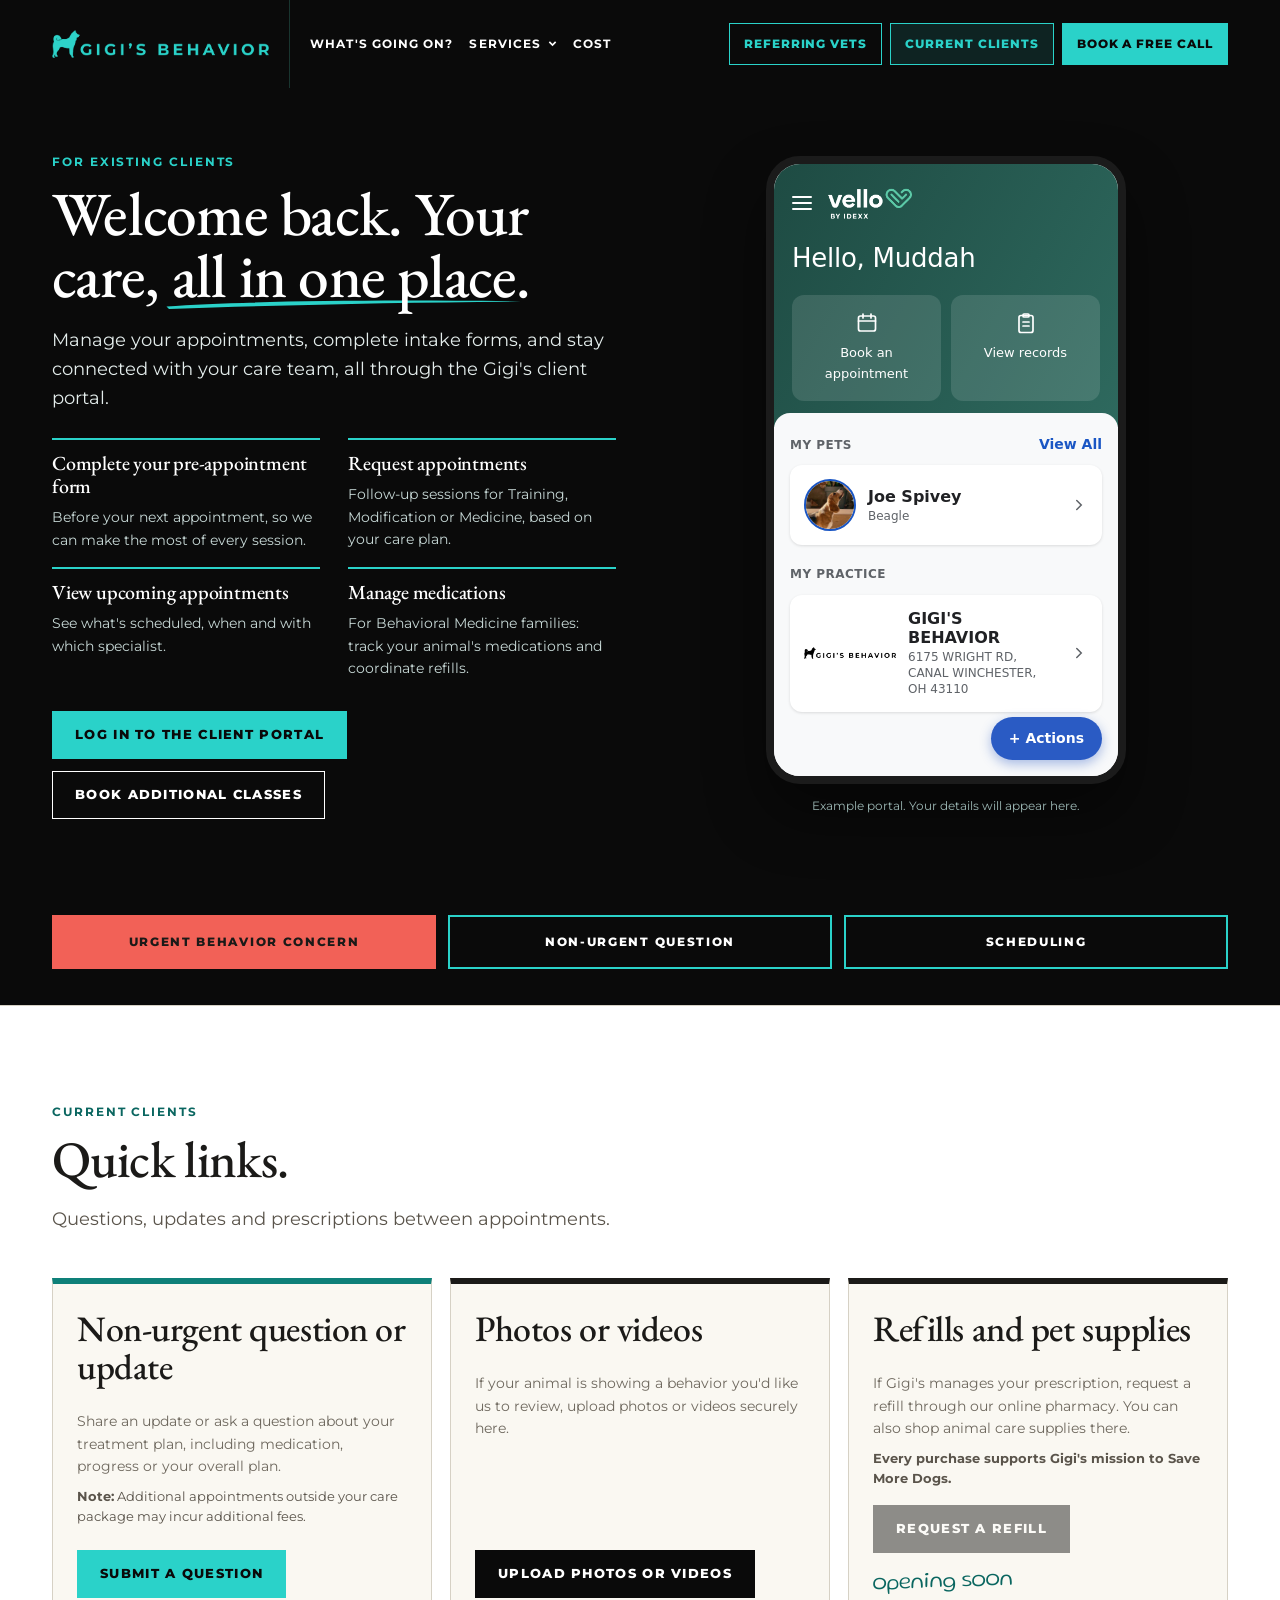
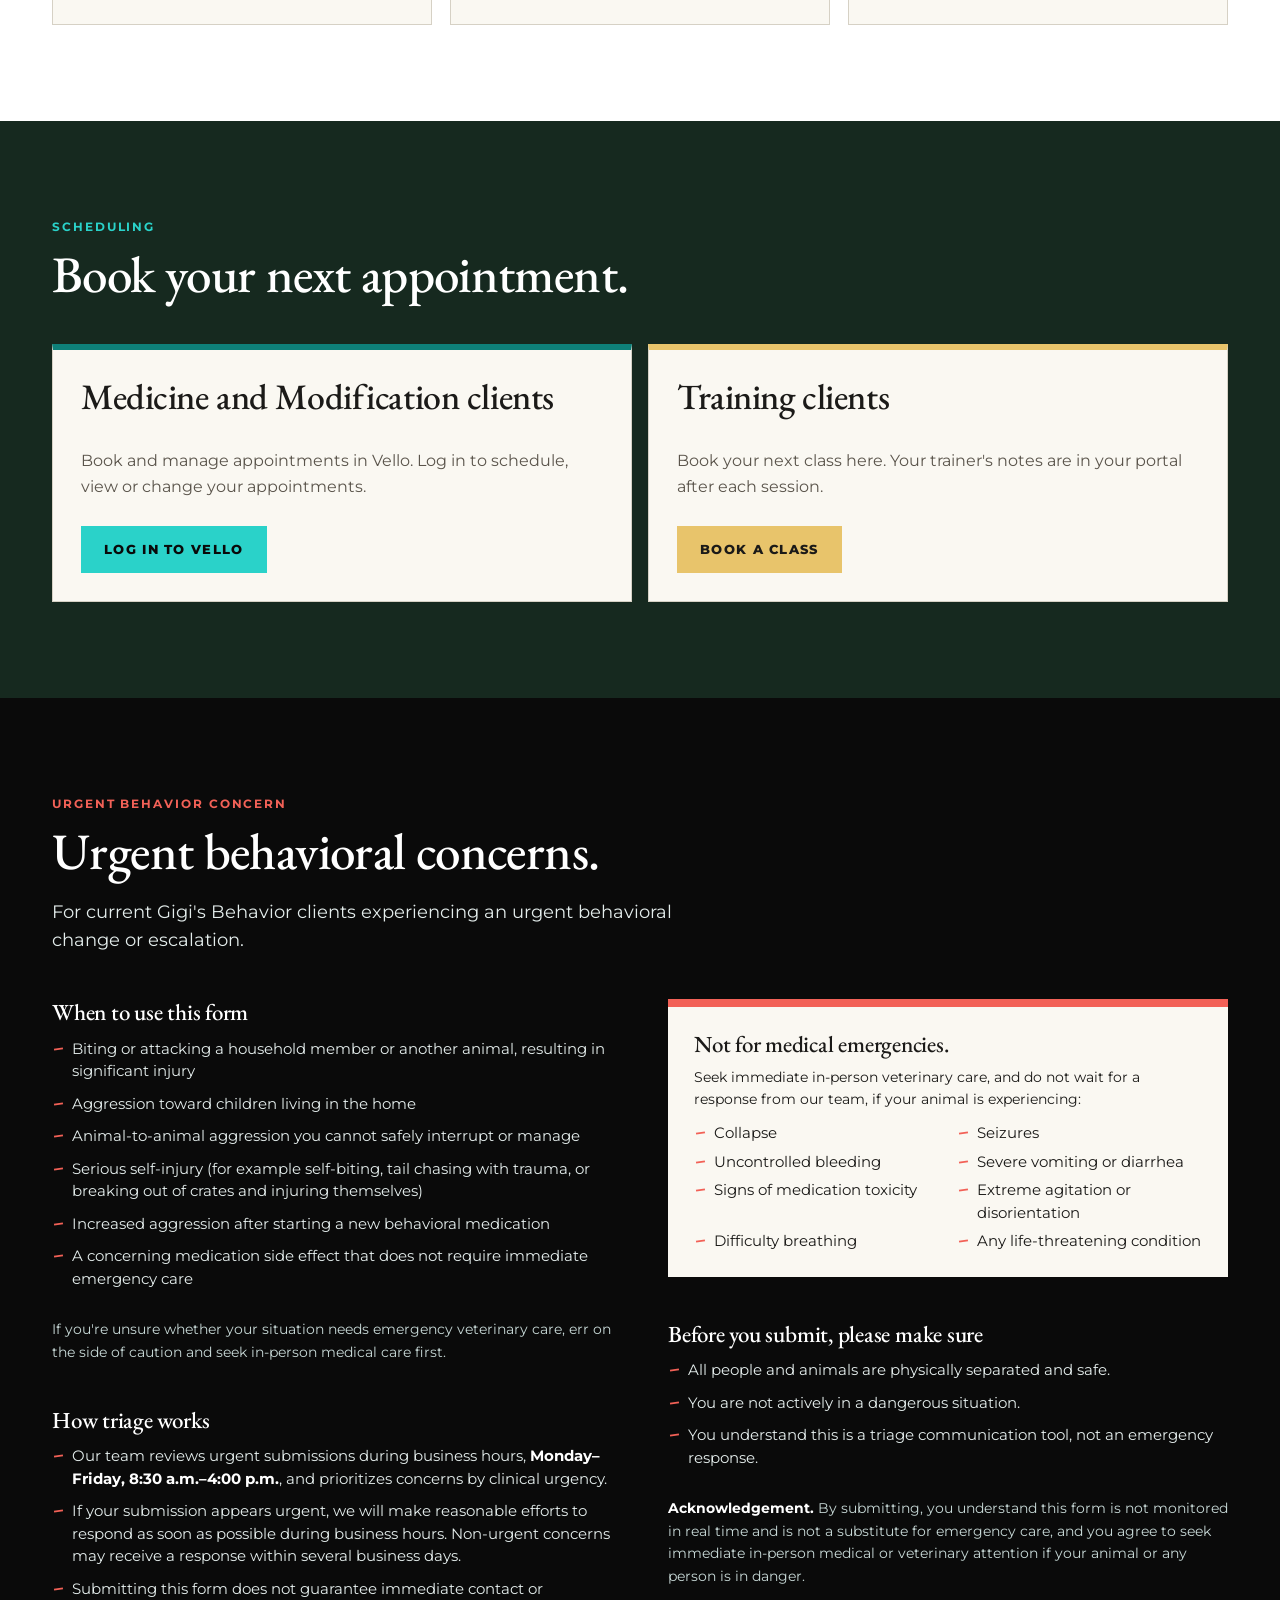
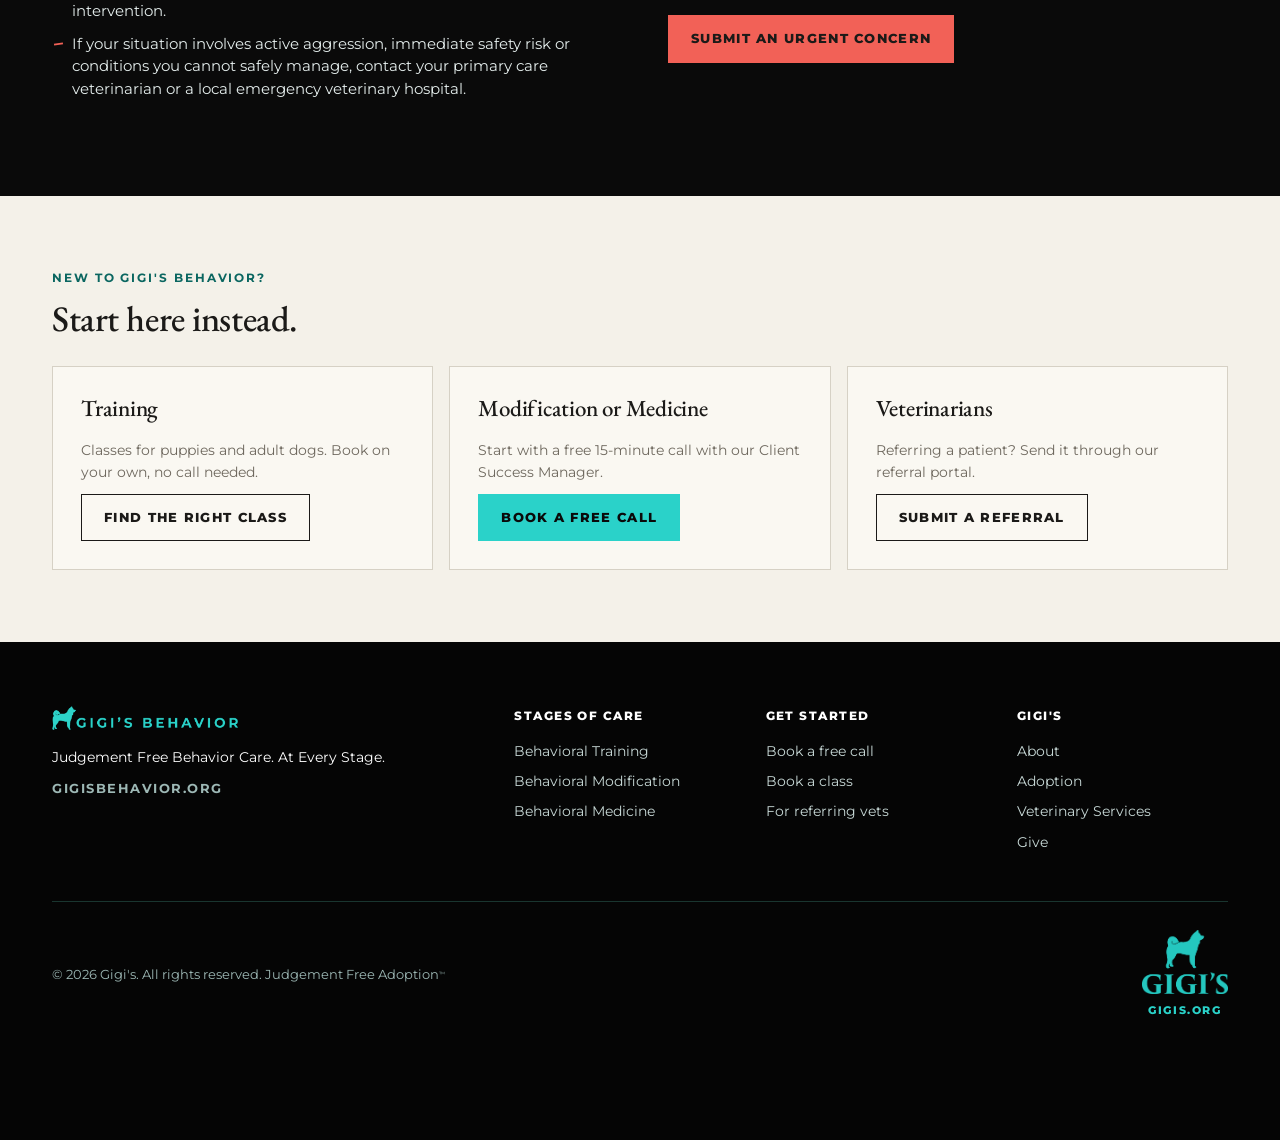
<file: site/client-portal.html>
<!DOCTYPE html>
<html lang="en">
<head>
<meta charset="UTF-8">
<meta name="viewport" content="width=device-width, initial-scale=1.0">
<title>For Existing Clients | Gigi's Behavior</title>
<meta name="description" content="Book your next appointment, send a question, share photos and complete your pre-appointment form. Judgement Free Behavior Care. At Every Stage.">
<link rel="canonical" href="https://gigisbehavior.org/client-portal.html">
<meta property="og:type" content="website">
<meta property="og:site_name" content="Gigi's Behavior">
<meta property="og:title" content="For Existing Clients | Gigi's Behavior">
<meta property="og:description" content="Book your next appointment, send a question, share photos and complete your pre-appointment form. Judgement Free Behavior Care. At Every Stage.">
<meta property="og:url" content="https://gigisbehavior.org/client-portal.html">
<meta property="og:image" content="https://gigisbehavior.org/images/medicine-telehealth-gigis.jpg">
<meta name="twitter:card" content="summary_large_image">
<link rel="icon" href="favicon.ico" sizes="any">
<link rel="icon" type="image/png" sizes="32x32" href="images/icon-32.png">
<link rel="apple-touch-icon" href="images/apple-touch-icon.png">
<meta name="theme-color" content="#0A0A0A">
<link rel="preconnect" href="https://fonts.googleapis.com">
<link rel="preconnect" href="https://fonts.gstatic.com" crossorigin>
<link rel="stylesheet" href="https://fonts.googleapis.com/css2?family=EB+Garamond:ital,wght@0,400;0,500;0,600;1,400&amp;family=Gluten:wght@100..900&amp;family=Montserrat:wght@400;500;600;700;800&amp;display=swap">
<link rel="stylesheet" href="gbs-site.css?v=20261124tr9">
</head>
<body>
<a class="skip-link" href="#main">Skip to content</a>
<header id="nav" class="nav2">
  <div class="wrap nav-in">
    <a class="nav-logo" href="index.html" aria-label="Gigi's Behavior home"><img src="images/gigis-behavior-logo-teal.png" alt="Gigi's Behavior" width="171" height="22"></a>
    <nav class="nav-links" aria-label="Main">
            <a class="nl2" href="index.html#concerns">What's going on?</a>
      <div class="dd-wrap" id="dd-svc"><button class="nl2" type="button" aria-expanded="false">Services <svg class="car" aria-hidden="true" viewBox="0 0 10 10" fill="none" stroke="currentColor" stroke-width="1.8"><path d="M1.5 3.2 L5 6.8 L8.5 3.2"/></svg></button>
        <div class="ddp"><div><p class="dd-k">Stages of care</p><div class="dd-svc"><a class="dd-s" href="training.html" style="border-top-color: var(--butter)"><span class="dd-eb" style="color: var(--butter)">Foundations: Training</span><strong>Behavioral Training</strong><span class="dd-d">Skills and confidence in classes and 1-on-1. Think of it as your dog's <b class="dd-an">life coach</b>.</span></a><a class="dd-s" href="modification.html" style="border-top-color: var(--teal-deep)"><span class="dd-eb" style="color: var(--teal-text)">Support: Modification</span><strong>Behavioral Modification</strong><span class="dd-d">A guided plan with a Certified Dog Behavior Consultant. Think of it as your dog's <b class="dd-an">therapist</b>.</span></a><a class="dd-s" href="medicine.html" style="border-top-color: #fff"><span class="dd-eb" style="color: #fff">Specialty: Medicine</span><strong>Behavioral Medicine</strong><span class="dd-d">Diagnosis and medication support with our Veterinary Behaviorist. Think of it as your animal's <b class="dd-an">psychiatrist</b>.</span></a></div></div><div class="dd-call"><svg aria-hidden="true" viewBox="0 0 40 40" fill="none" stroke="#E8C46B" stroke-width="3.2" stroke-linecap="round" stroke-linejoin="round" style="position: absolute; right: 18px; top: 14px; width: 26px; height: 26px"><path d="M21.8 4.6 C 21 10, 19 15, 19.8 21 C 20.4 26, 18.6 30, 18.9 35.2"/><path d="M5.8 14.4 C 11 15.4, 15.6 19.4, 21 20.6 C 26 21.8, 30 24.2, 34.6 25.2"/><path d="M31.6 9.4 C 28 13, 24.6 17.6, 20 21.4 C 16 24.8, 13.4 28.4, 9.6 31.2"/></svg><p class="dd-call-h">Not sure where to start?</p><p class="dd-call-p">Book a free 15-minute call with our Client Success Manager.</p><a class="btn btn-teal" href="index.html#cta-band">Book a free call</a></div></div></div>
      <a class="nl2" href="pricing.html">Cost</a>
    </nav>
    <div class="nav-btns"><a class="btn btn-line-teal nav-sec" href="referring-vets.html">Referring Vets</a><a class="btn btn-line-teal nav-sec" href="client-portal.html" aria-current="page">Current Clients</a><a class="btn btn-teal nav-cta" href="index.html#cta-band">Book a free call</a></div>
    <button class="nav-burger" type="button" aria-expanded="false" aria-controls="nav-menu" aria-label="Open menu"><span></span><span></span><span></span></button>
  </div>
  <nav id="nav-menu" class="nav-menu m2" aria-label="Menu" hidden>
        <a class="m-top" href="index.html#concerns">What's going on?</a>
    <button class="m-top" type="button" aria-expanded="false" aria-controls="m-svc">Services <span class="pm" aria-hidden="true">+</span></button>
    <div class="m-sub" id="m-svc" hidden><a href="training.html"><span><small style="color: var(--butter)">Foundations: Training</small>Behavioral Training</span></a><a href="modification.html"><span><small style="color: var(--teal)">Support: Modification</small>Behavioral Modification</span></a><a href="medicine.html"><span><small style="color: #fff">Specialty: Medicine</small>Behavioral Medicine</span></a></div>
    <a class="m-top" href="pricing.html">Cost</a>
    <div class="m-sec"><a class="btn btn-line-teal" href="referring-vets.html">Referring Vets</a><a class="btn btn-line-teal" href="client-portal.html">Current Clients</a></div>
    <div class="m-call"><a class="btn btn-teal" href="index.html#cta-band">Book a free call</a></div>
  </nav>
</header>
<main id="main">

<section id="portal-login" class="hero on-black">
  <div class="wrap split">
    <div>
      <p class="eyebrow">For existing clients</p>
      <h1 class="h1-sm">Welcome back. Your care, <span class="mk"><svg aria-hidden="true" viewBox="0 0 300 24" preserveAspectRatio="none"><path d="M2 17 C 60 9, 160 5, 298 9 C 200 10, 110 14, 4 21 Z" fill="#2AD2C9"/></svg><span>all in one place.</span></span></h1>
      <p class="lede">Manage your appointments, complete intake forms, and stay connected with your care team, all through the Gigi's client portal.</p>
      <ul class="portal-feats"><li><p class="h4">Complete your pre-appointment form</p><p class="small">Before your next appointment, so we can make the most of every session.</p></li><li><p class="h4">Request appointments</p><p class="small">Follow-up sessions for Training, Modification or Medicine, based on your care plan.</p></li><li><p class="h4">View upcoming appointments</p><p class="small">See what's scheduled, when and with which specialist.</p></li><li><p class="h4">Manage medications</p><p class="small">For Behavioral Medicine families: track your animal's medications and coordinate refills.</p></li></ul>
      <div class="btns" style="flex-direction: column; align-items: flex-start"><a class="btn btn-teal" href="https://app.vello.idexx.com/login" target="_blank" rel="noopener">Log in to the client portal</a><a class="btn btn-line-light" href="#" data-quiz-trigger="training">Book additional classes</a></div>
      
    </div>
    <div class="vl-wrap">
      <div class="vl-phone" role="img" aria-label="Example of the Vello client portal: book an appointment, view records, your pets and your practice">
        <div class="vl-head">
          <div class="vl-top"><span class="vl-burger" aria-hidden="true"><i></i><i></i><i></i></span><img src="images/vello-logo.png" alt="" class="vl-logo"></div>
          <p class="vl-hello">Hello, Muddah</p>
          <div class="vl-tiles"><span class="vl-tile"><svg viewBox="0 0 24 24" fill="none" stroke="#fff" stroke-width="1.7" stroke-linecap="round" stroke-linejoin="round"><rect x="3.5" y="5" width="17" height="15" rx="2"/><path d="M3.5 10h17M8 3v4M16 3v4"/></svg>Book an appointment</span><span class="vl-tile"><svg viewBox="0 0 24 24" fill="none" stroke="#fff" stroke-width="1.7" stroke-linecap="round" stroke-linejoin="round"><rect x="5" y="4.5" width="14" height="17" rx="2"/><rect x="9" y="3" width="6" height="3" rx="1"/><path d="M9 11h6M9 15h6"/></svg>View records</span></div>
        </div>
        <div class="vl-body">
          <div class="vl-row"><span class="vl-k">My pets</span><span class="vl-link">View All</span></div>
          <div class="vl-card"><img src="images/sample-dog.jpg" alt="" class="vl-av"><div><p class="vl-name">Joe Spivey</p><p class="vl-sub">Beagle</p></div><svg class="vl-chev" viewBox="0 0 24 24" fill="none" stroke="#5f6368" stroke-width="2" stroke-linecap="round"><path d="M9 6l6 6-6 6"/></svg></div>
          <span class="vl-k vl-k2">My practice</span>
          <div class="vl-card"><img src="images/gigis-behavior-logo-teal.png" alt="" class="vl-prac"><div><p class="vl-name vl-caps">Gigi's Behavior</p><p class="vl-sub vl-caps">6175 Wright Rd, Canal Winchester, OH 43110</p></div><svg class="vl-chev" viewBox="0 0 24 24" fill="none" stroke="#5f6368" stroke-width="2" stroke-linecap="round"><path d="M9 6l6 6-6 6"/></svg></div>
          <span class="vl-act">+ Actions</span>
        </div>
      </div>
      <p class="vl-cap">Example portal. Your details will appear here.</p>
    </div>
  </div>
</section>

<section class="cp-jump" aria-label="Jump to">
  <div class="wrap cp-jump-row">
    <a class="cp-j cp-j-urg" href="#urgent">Urgent behavior concern</a>
    <a class="cp-j" href="#quick-links">Non-urgent question</a>
    <a class="cp-j" href="#scheduling">Scheduling</a>
  </div>
</section>

<section id="quick-links" class="band on-white rule-top">
  <div class="wrap">
    <p class="eyebrow">Current clients</p>
    <h2 class="h2">Quick links.</h2>
    <p class="lede">Questions, updates and prescriptions between appointments.</p>
    <div class="ql-grid mt-l">
      <article class="ql-card ql-feat">
        <p class="h3">Non-urgent question or update</p>
        <p class="small muted">Share an update or ask a question about your treatment plan, including medication, progress or your overall plan.</p>
        <p class="tiny ql-note"><strong>Note:</strong> Additional appointments outside your care package may incur additional fees.</p>
        <a class="btn btn-teal" href="https://form.jotform.com/261096363602152" target="_blank" rel="noopener" data-jotform="general">Submit a question</a>
      </article>
      <article class="ql-card">
        <p class="h3">Photos or videos</p>
        <p class="small muted">If your animal is showing a behavior you'd like us to review, upload photos or videos securely here.</p>
        <a class="btn btn-black" href="https://form.jotform.com/260364700508149" target="_blank" rel="noopener" data-jotform="media">Upload photos or videos</a>
      </article>
      <article class="ql-card">
        <p class="h3">Refills and pet supplies</p>
        <p class="small muted">If Gigi's manages your prescription, request a refill through our online pharmacy. You can also shop animal care supplies there.</p>
        <p class="tiny ql-note"><strong>Every purchase supports Gigi's mission to Save More Dogs.</strong></p>
        <a class="btn btn-black" href="#" data-pharmacy-link aria-disabled="true">Request a refill</a>
        <p class="vn" aria-hidden="true"><span>opening soon</span></p>
      </article>
    </div>
  </div>
</section>

<section id="scheduling" class="band on-kale">
  <div class="wrap">
    <p class="eyebrow">Scheduling</p>
    <h2 class="h2">Book your next appointment.</h2>
    <div class="grid g2 mt-l"><div class="card top-mod-deep flex-card"><p class="h3">Medicine and Modification clients</p><p class="muted mt-s">Book and manage appointments in Vello. Log in to schedule, view or change your appointments.</p><a class="btn btn-teal" style="align-self: flex-start; margin-top: 16px" href="https://app.vello.idexx.com/login" target="_blank" rel="noopener" data-vello-login>Log in to Vello</a></div><div class="card top-train flex-card"><p class="h3">Training clients</p><p class="muted mt-s">Book your next class here. Your trainer's notes are in your portal after each session.</p><a class="btn btn-butter" style="align-self: flex-start; margin-top: 16px" href="#" data-quiz-trigger="training">Book a class</a></div></div>
  </div>
</section>

<section id="urgent" class="band on-black">
  <div class="wrap">
    <p class="eyebrow" style="color: #F26157">Urgent behavior concern</p>
    <h2 class="h2">Urgent behavioral concerns.</h2>
    <p class="lede">For current Gigi's Behavior clients experiencing an urgent behavioral change or escalation.</p>
    <div class="urg-grid mt-l">
      <div>
        <p class="h4" style="color: #fff">When to use this form</p>
        <ul class="urg-list">
          <li>Biting or attacking a household member or another animal, resulting in significant injury</li>
          <li>Aggression toward children living in the home</li>
          <li>Animal-to-animal aggression you cannot safely interrupt or manage</li>
          <li>Serious self-injury (for example self-biting, tail chasing with trauma, or breaking out of crates and injuring themselves)</li>
          <li>Increased aggression after starting a new behavioral medication</li>
          <li>A concerning medication side effect that does not require immediate emergency care</li>
        </ul>
        <p class="small mt-m" style="color: var(--n200)">If you're unsure whether your situation needs emergency veterinary care, err on the side of caution and seek in-person medical care first.</p>
        <p class="h4 mt-l" style="color: #fff">How triage works</p>
        <ul class="urg-list">
          <li>Our team reviews urgent submissions during business hours, <strong style="color: #fff">Monday&ndash;Friday, 8:30 a.m.&ndash;4:00 p.m.</strong>, and prioritizes concerns by clinical urgency.</li>
          <li>If your submission appears urgent, we will make reasonable efforts to respond as soon as possible during business hours. Non-urgent concerns may receive a response within several business days.</li>
          <li>Submitting this form does not guarantee immediate contact or intervention.</li>
          <li>If your situation involves active aggression, immediate safety risk or conditions you cannot safely manage, contact your primary care veterinarian or a local emergency veterinary hospital.</li>
        </ul>
      </div>
      <div>
        <div class="urg-emergency">
          <p class="h4">Not for medical emergencies.</p>
          <p class="small">Seek immediate in-person veterinary care, and do not wait for a response from our team, if your animal is experiencing:</p>
          <ul class="urg-list urg-list-dark">
            <li>Collapse</li><li>Seizures</li><li>Uncontrolled bleeding</li><li>Severe vomiting or diarrhea</li><li>Signs of medication toxicity</li><li>Extreme agitation or disorientation</li><li>Difficulty breathing</li><li>Any life-threatening condition</li>
          </ul>
        </div>
        <p class="h4 mt-l" style="color: #fff">Before you submit, please make sure</p>
        <ul class="urg-list">
          <li>All people and animals are physically separated and safe.</li>
          <li>You are not actively in a dangerous situation.</li>
          <li>You understand this is a triage communication tool, not an emergency response.</li>
        </ul>
        <p class="small mt-m" style="color: var(--n200)"><strong style="color: #fff">Acknowledgement.</strong> By submitting, you understand this form is not monitored in real time and is not a substitute for emergency care, and you agree to seek immediate in-person medical or veterinary attention if your animal or any person is in danger.</p>
        <a class="btn btn-urgent mt-m" href="https://form.jotform.com/260484526770058" data-jotform="urgent">Submit an urgent concern</a>
      </div>
    </div>
  </div>
</section>

<section id="new-here" class="band-sm">
  <div class="wrap">
    <p class="eyebrow">New to Gigi's Behavior?</p>
    <h2 class="h3">Start here instead.</h2>
    <div class="grid g3 mt-m">
      <div class="card flex-card"><p class="h4">Training</p><p class="small muted mt-s">Classes for puppies and adult dogs. Book on your own, no call needed.</p><a class="btn btn-line-dark" style="align-self: flex-start; margin-top: auto" href="#" data-quiz-trigger="training">Find the right class</a></div>
      <div class="card flex-card"><p class="h4">Modification or Medicine</p><p class="small muted mt-s">Start with a free 15-minute call with our Client Success Manager.</p><a class="btn btn-teal" style="align-self: flex-start; margin-top: auto" href="index.html#cta-band">Book a free call</a></div>
      <div class="card flex-card"><p class="h4">Veterinarians</p><p class="small muted mt-s">Referring a patient? Send it through our referral portal.</p><a class="btn btn-line-dark" style="align-self: flex-start; margin-top: auto" href="https://gigis.rvetlink.com/referral/new" data-portal-link>Submit a referral</a></div>
    </div>
  </div>
</section>

</main>
<footer id="footer">
  <div class="wrap">
    <div class="ft-grid">
      <div>
        <img class="ft-logo" src="images/gigis-behavior-logo-teal.png" alt="Gigi's Behavior" width="186" height="24">
        <p style="margin-top: 16px; color: #fff">Judgement Free Behavior Care. At Every Stage.</p>
        <p class="tiny" style="margin-top: 10px; letter-spacing: 0.12em; font-weight: 700; color: var(--n300)">GIGISBEHAVIOR.ORG</p>
      </div>
      <div><strong>Stages of care</strong><div class="ft-links"><a href="training.html">Behavioral Training</a><a href="modification.html">Behavioral Modification</a><a href="medicine.html">Behavioral Medicine</a></div></div>
      <div><strong>Get started</strong><div class="ft-links"><a href="index.html#cta-band">Book a free call</a><a href="#" data-quiz-trigger="training">Book a class</a><a href="referring-vets.html">For referring vets</a></div></div>
      <div><strong>Gigi's</strong><div class="ft-links"><a href="https://gigis.org" target="_blank" rel="noopener">About</a><a href="https://gigis.org/adopt-a-dog" target="_blank" rel="noopener">Adoption</a><a href="https://gigis.org/rescue-vet-services-1" target="_blank" rel="noopener">Veterinary Services</a><a href="https://gigis.givecloud.co/fundraising/forms/8NDR96EK" target="_blank" rel="noopener">Give</a></div></div>
    </div>
    <div class="ft-bottom">
      <p>&copy; 2026 Gigi's. All rights reserved. Judgement Free Adoption<span class="tm">&trade;</span></p>
      <a class="ft-parent" href="https://gigis.org"><img src="images/gigis-logo-teal.png" alt="Gigi's" width="86" height="64">GIGIS.ORG</a>
    </div>
  </div>
</footer>
<script src="gbs-vet-modal.js?v=20261109c"></script>
<script src="gbs-call-modal.js?v=20261124tg"></script>
<script src="gbs-class-quiz.js?v=20261124one"></script>
<script src="gbs-urgent-gate.js?v=20261124b"></script>
<script>
(function () {
  var b = document.querySelector('.nav-burger'), m = document.getElementById('nav-menu');
  if (b && m) {
    b.addEventListener('click', function () {
      var open = b.getAttribute('aria-expanded') === 'true';
      b.setAttribute('aria-expanded', String(!open));
      b.setAttribute('aria-label', open ? 'Open menu' : 'Close menu');
      m.hidden = open;
    });
    m.addEventListener('click', function (e) {
      if (e.target.closest('a')) { b.setAttribute('aria-expanded', 'false'); b.setAttribute('aria-label', 'Open menu'); m.hidden = true; }
    });
  }
  var bar = document.getElementById('stage-bar-wrap'), hero = document.querySelector('.hero');
  function check() {
    var limit = hero ? hero.offsetTop + hero.offsetHeight - 80 : 300;
    if (window.scrollY > limit) bar.classList.add('visible'); else bar.classList.remove('visible');
  }
  if (bar) { window.addEventListener('scroll', check, { passive: true }); check(); }
})();
</script>
<script>
(function () {
  var wraps = document.querySelectorAll('.dd-wrap');
  function closeAll(except) { wraps.forEach(function (w) { if (w !== except) { w.classList.remove('open'); w.querySelector('.nl2').setAttribute('aria-expanded', 'false'); } }); }
  wraps.forEach(function (w) {
    var btn = w.querySelector('.nl2');
    btn.addEventListener('click', function (e) { e.stopPropagation(); var o = !w.classList.contains('open'); closeAll(w); w.classList.toggle('open', o); btn.setAttribute('aria-expanded', String(o)); });
  });
  document.addEventListener('click', function (e) { if (!e.target.closest('.ddp')) closeAll(); });
  document.addEventListener('keydown', function (e) { if (e.key === 'Escape') closeAll(); });
  document.querySelectorAll('.m-top[aria-controls]').forEach(function (t) {
    t.addEventListener('click', function () { var p = document.getElementById(t.getAttribute('aria-controls')), o = t.getAttribute('aria-expanded') !== 'true'; t.setAttribute('aria-expanded', String(o)); p.hidden = !o; t.querySelector('.pm').textContent = o ? '\u2212' : '+'; });
  });
})();
</script>
</body>
</html>
</file>
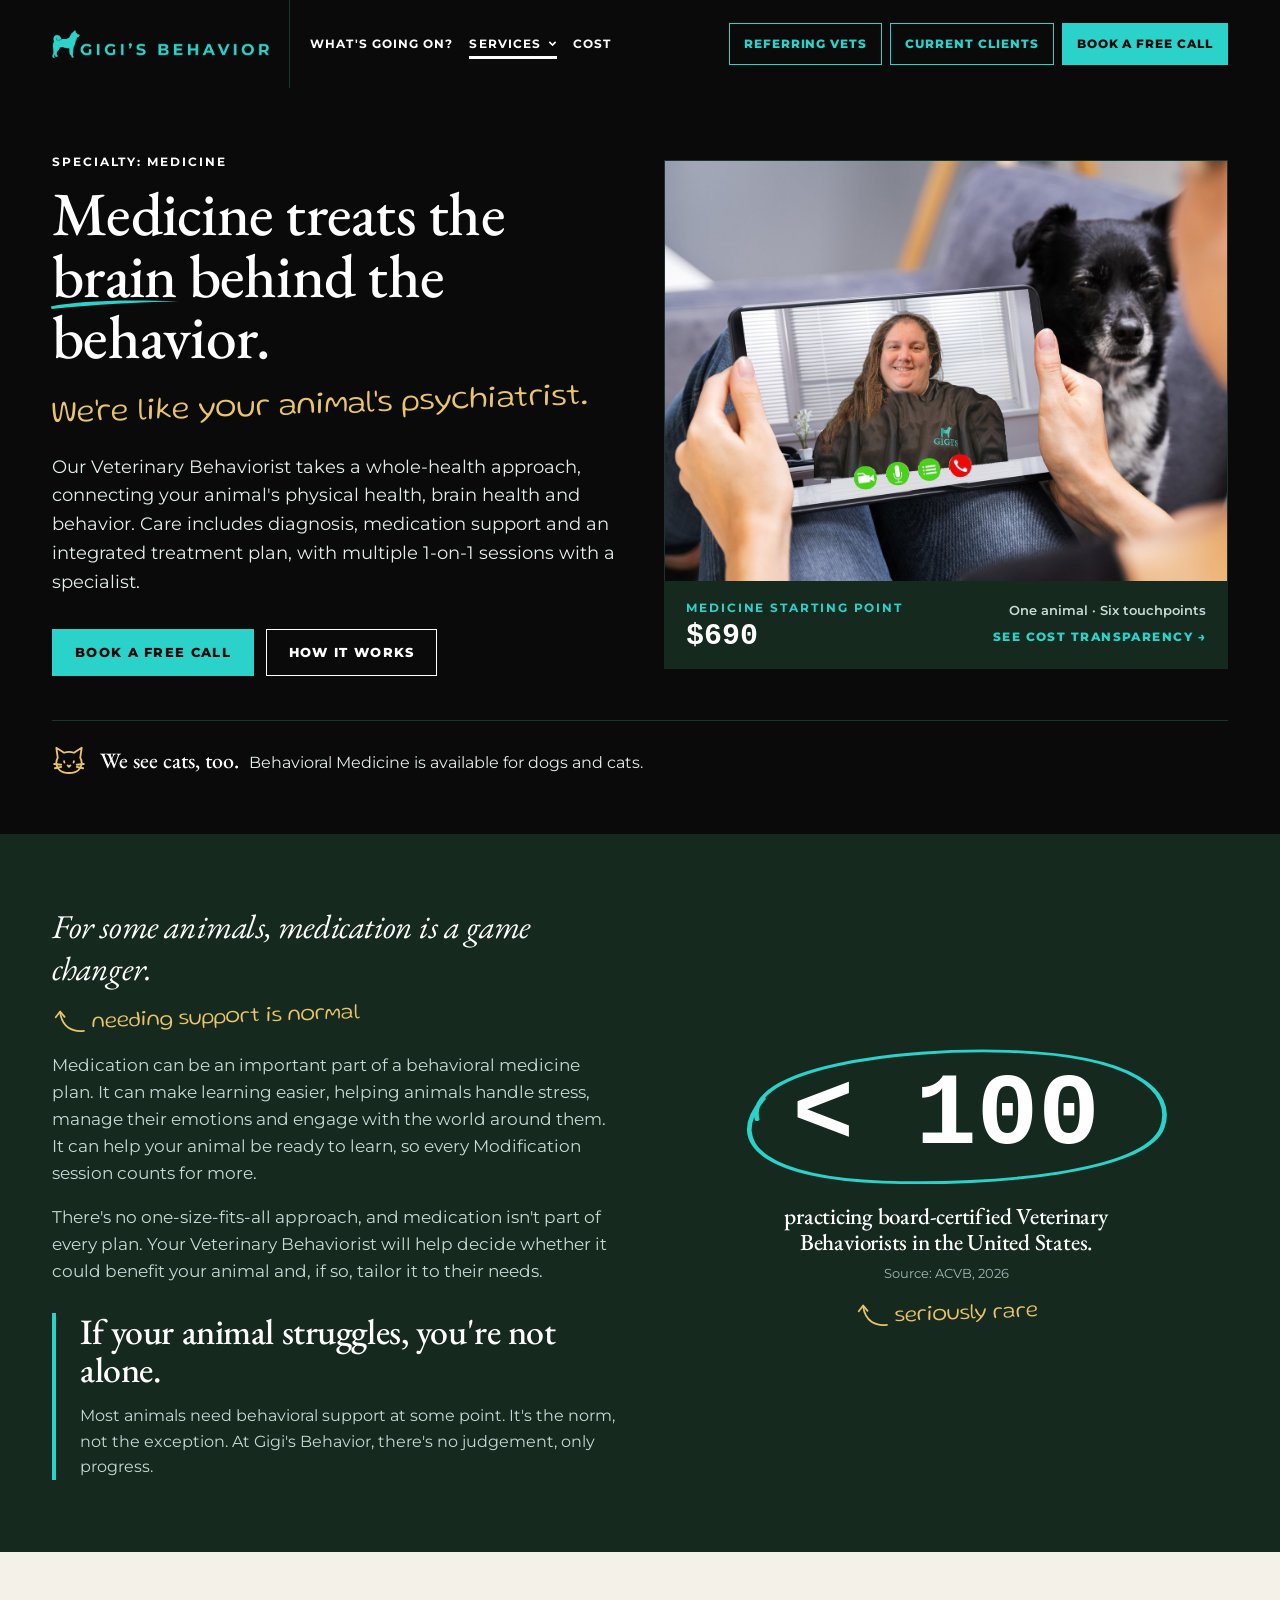
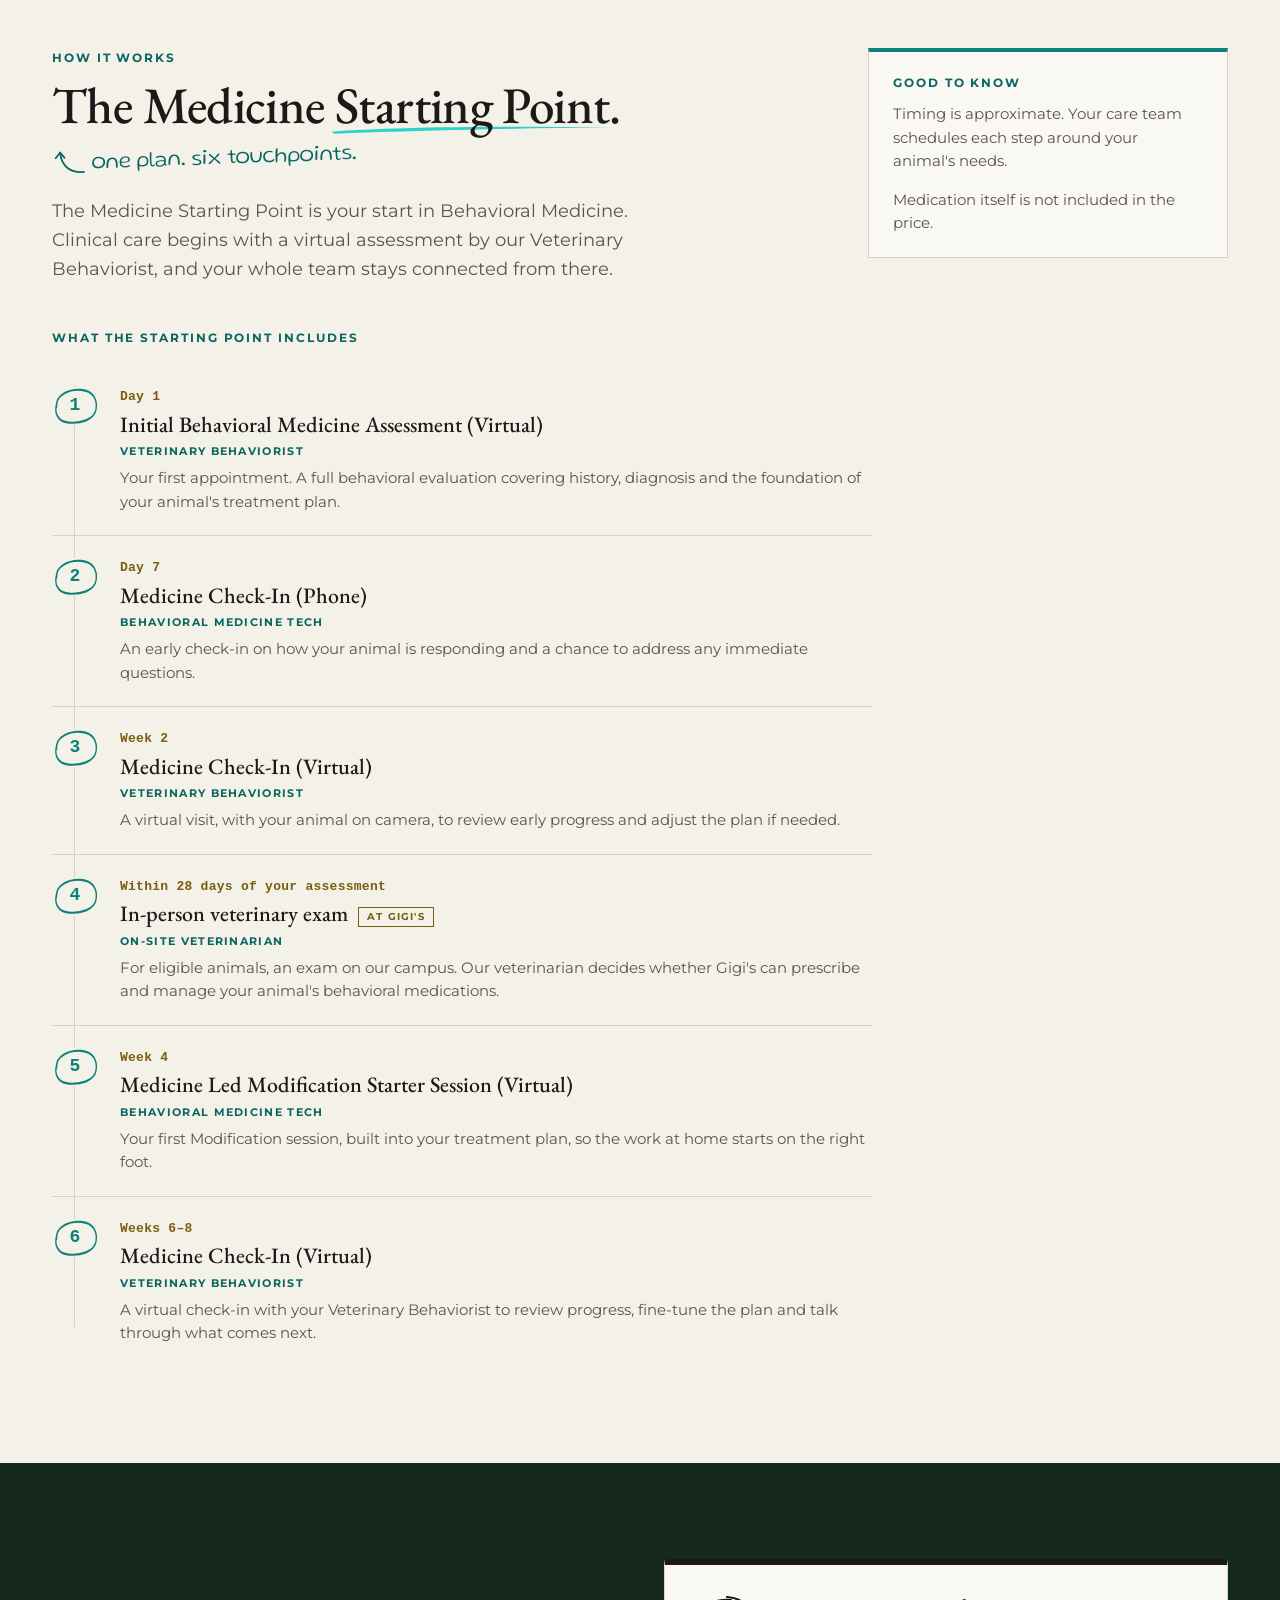
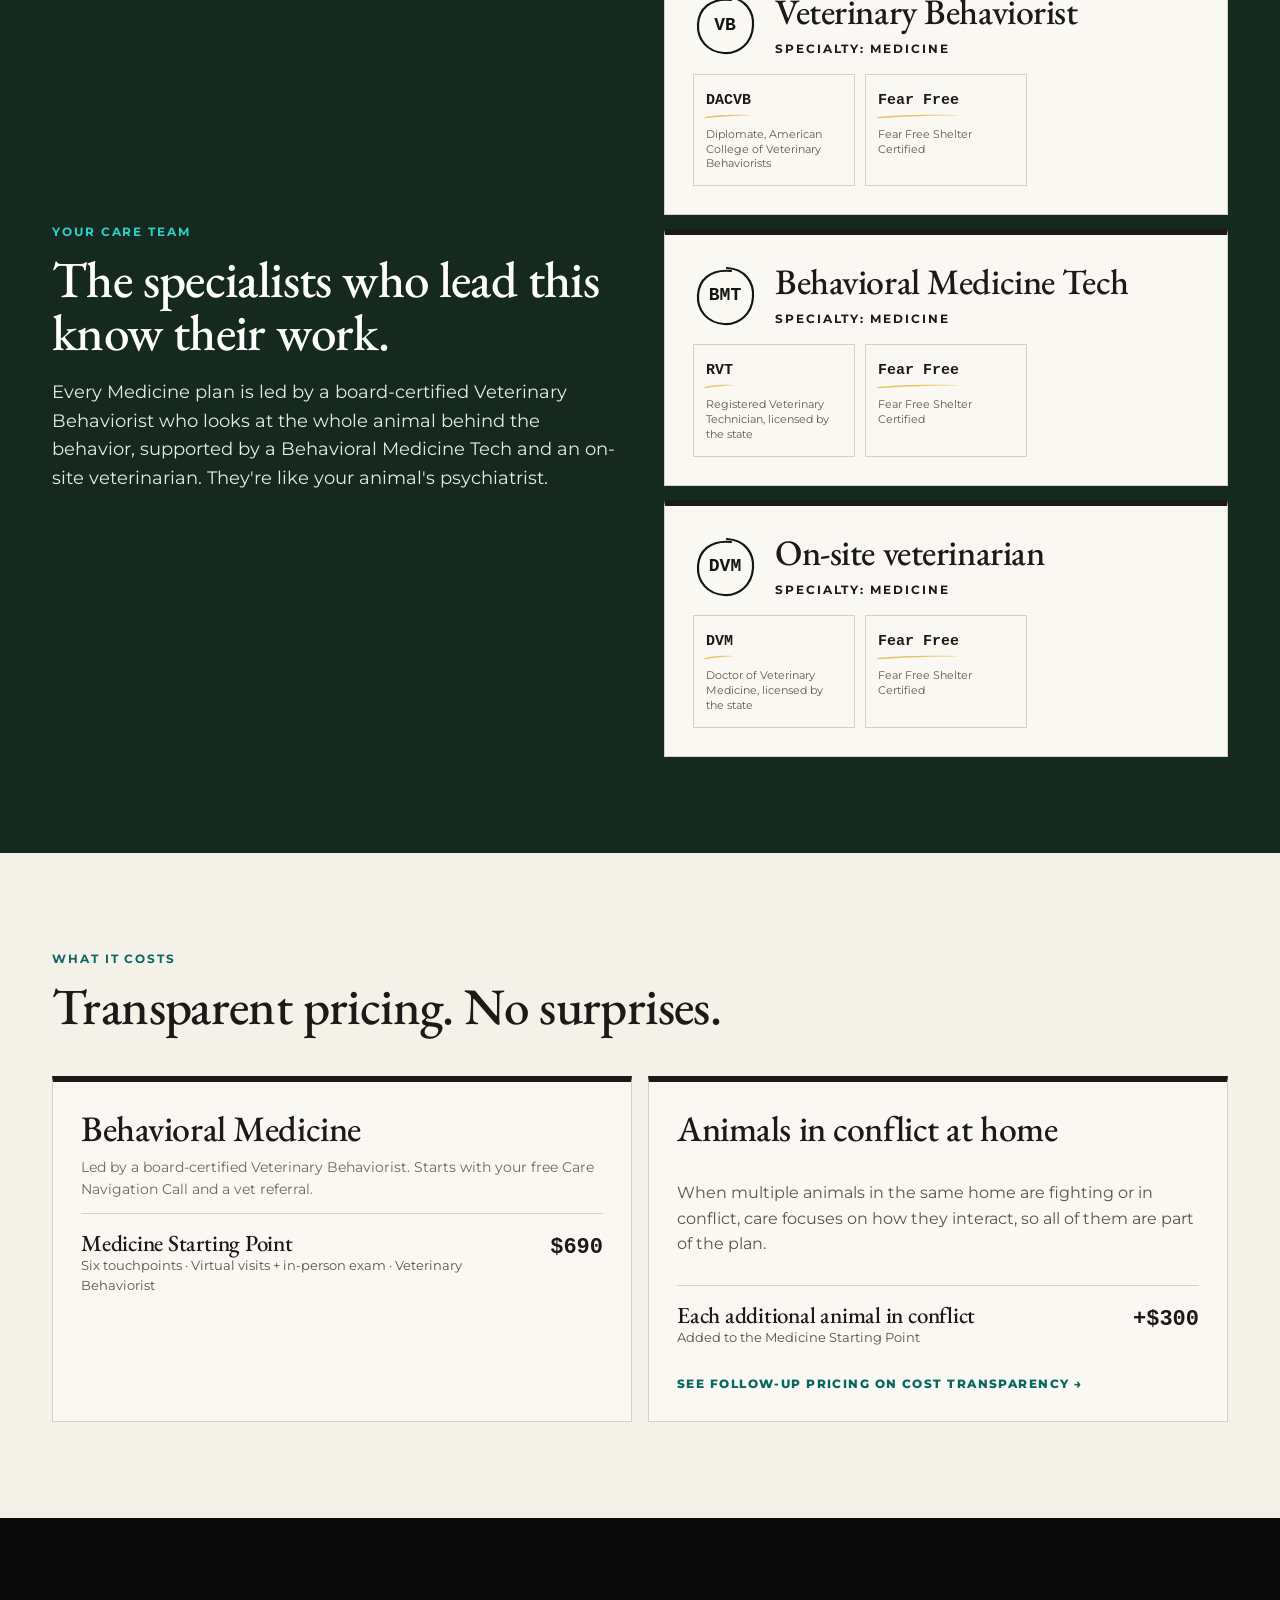
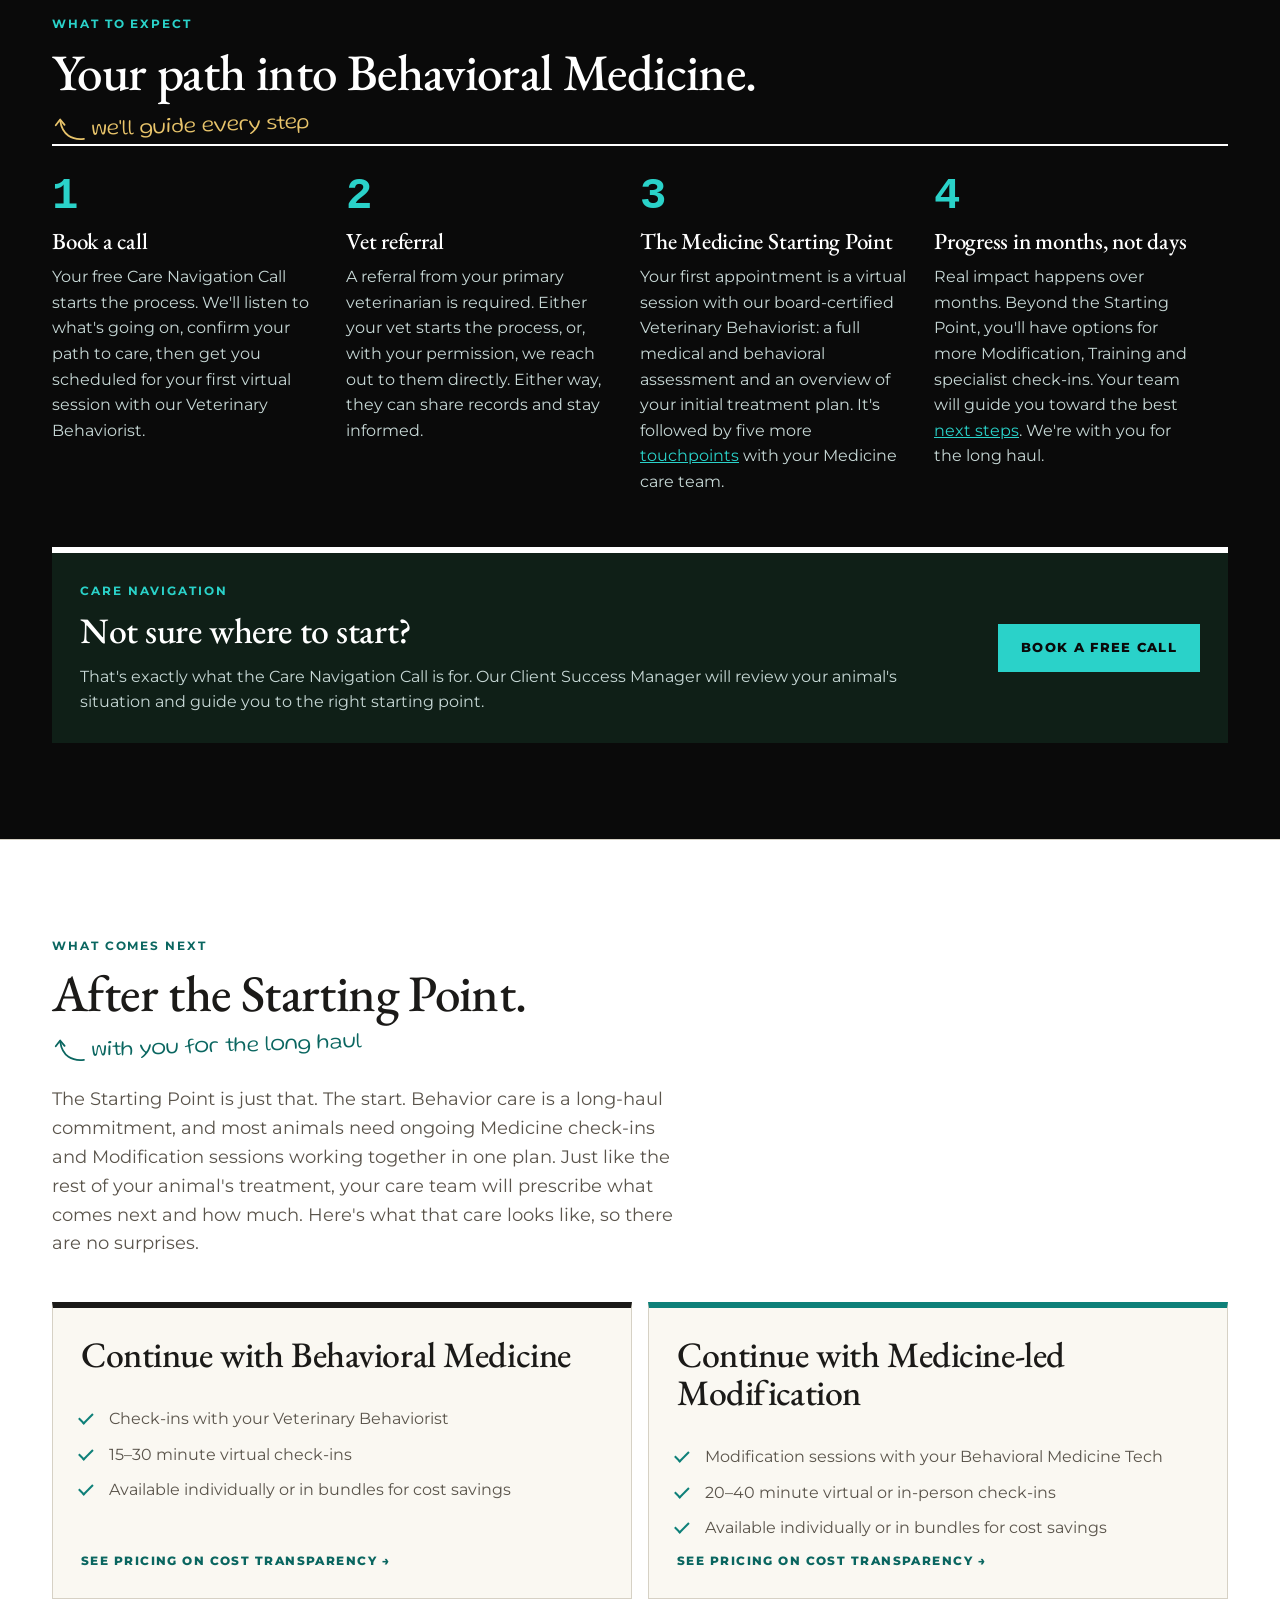
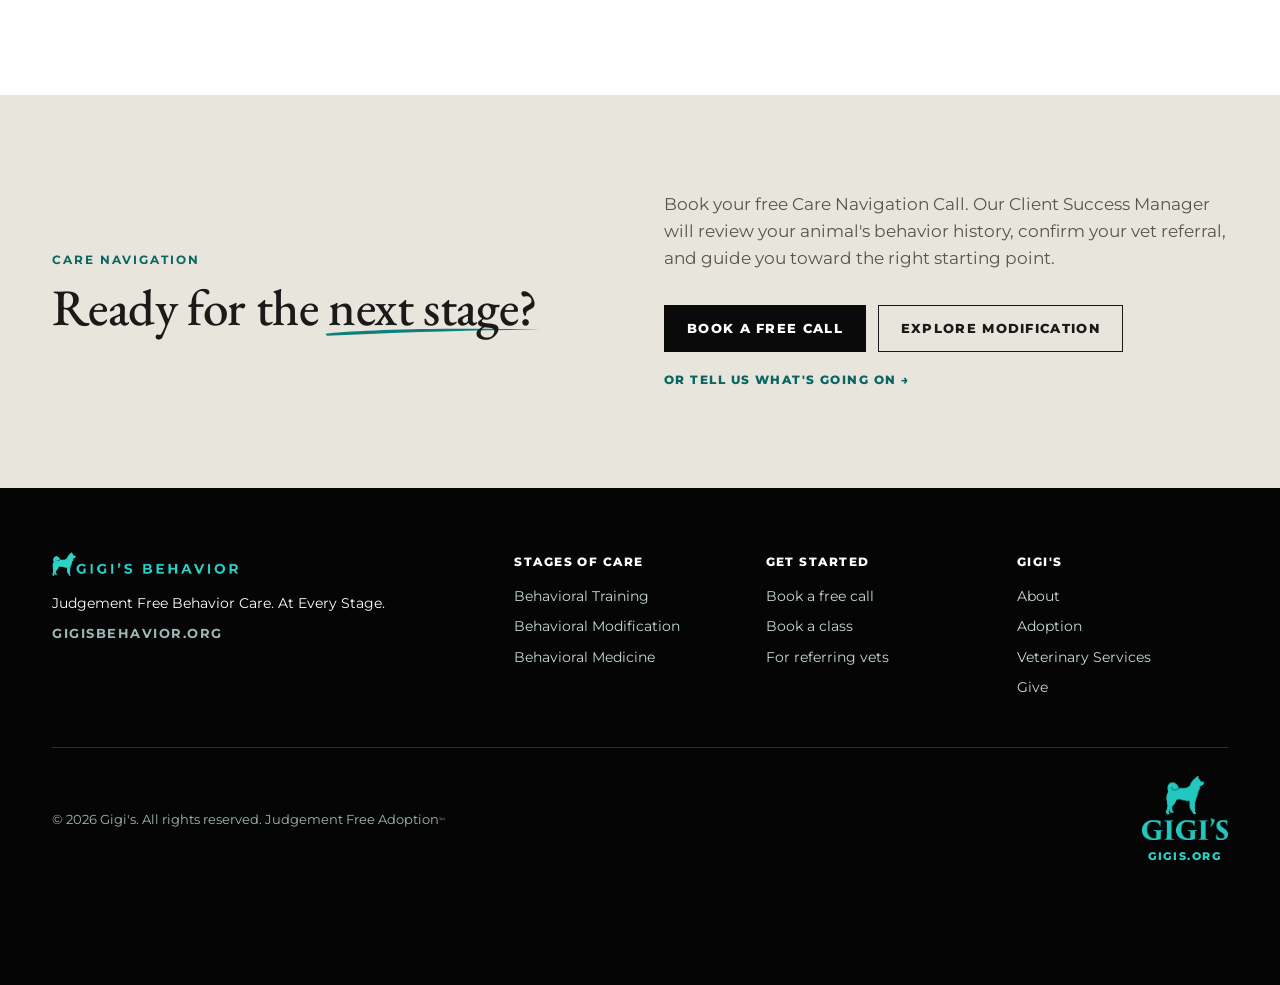
<file: site/medicine.html>
<!DOCTYPE html>
<html lang="en">
<head>
<meta charset="UTF-8">
<meta name="viewport" content="width=device-width, initial-scale=1.0">
<title>Behavioral Medicine | Gigi's Behavior</title>
<meta name="description" content="Behavioral medicine led by a board-certified Veterinary Behaviorist (DACVB). One $690 Starting Point. Six touchpoints. Judgement Free Behavior Care. At Every Stage.">
<link rel="canonical" href="https://gigisbehavior.org/medicine.html">
<meta property="og:type" content="website">
<meta property="og:site_name" content="Gigi's Behavior">
<meta property="og:title" content="Behavioral Medicine | Gigi's Behavior">
<meta property="og:description" content="Behavioral medicine led by a board-certified Veterinary Behaviorist (DACVB). One $690 Starting Point. Six touchpoints. Judgement Free Behavior Care. At Every Stage.">
<meta property="og:url" content="https://gigisbehavior.org/medicine.html">
<meta property="og:image" content="https://gigisbehavior.org/images/medicine-telehealth-gigis.jpg">
<meta name="twitter:card" content="summary_large_image">
<link rel="icon" href="favicon.ico" sizes="any">
<link rel="icon" type="image/png" sizes="32x32" href="images/icon-32.png">
<link rel="apple-touch-icon" href="images/apple-touch-icon.png">
<meta name="theme-color" content="#0A0A0A">
<link rel="preconnect" href="https://fonts.googleapis.com">
<link rel="preconnect" href="https://fonts.gstatic.com" crossorigin>
<link rel="stylesheet" href="https://fonts.googleapis.com/css2?family=EB+Garamond:ital,wght@0,400;0,500;0,600;1,400&amp;family=Gluten:wght@100..900&amp;family=Montserrat:wght@400;500;600;700;800&amp;display=swap">
<link rel="stylesheet" href="gbs-site.css?v=20261124tr9">
</head>
<body>
<a class="skip-link" href="#main">Skip to content</a>
<header id="nav" class="nav2">
  <div class="wrap nav-in">
    <a class="nav-logo" href="index.html" aria-label="Gigi's Behavior home"><img src="images/gigis-behavior-logo-teal.png" alt="Gigi's Behavior" width="171" height="22"></a>
    <nav class="nav-links" aria-label="Main">
            <a class="nl2" href="index.html#concerns">What's going on?</a>
      <div class="dd-wrap" id="dd-svc"><button class="nl2 is-active act-med" type="button" aria-expanded="false">Services <svg class="car" aria-hidden="true" viewBox="0 0 10 10" fill="none" stroke="currentColor" stroke-width="1.8"><path d="M1.5 3.2 L5 6.8 L8.5 3.2"/></svg></button>
        <div class="ddp"><div><p class="dd-k">Stages of care</p><div class="dd-svc"><a class="dd-s" href="training.html" style="border-top-color: var(--butter)"><span class="dd-eb" style="color: var(--butter)">Foundations: Training</span><strong>Behavioral Training</strong><span class="dd-d">Skills and confidence in classes and 1-on-1. Think of it as your dog's <b class="dd-an">life coach</b>.</span></a><a class="dd-s" href="modification.html" style="border-top-color: var(--teal-deep)"><span class="dd-eb" style="color: var(--teal-text)">Support: Modification</span><strong>Behavioral Modification</strong><span class="dd-d">A guided plan with a Certified Dog Behavior Consultant. Think of it as your dog's <b class="dd-an">therapist</b>.</span></a><a class="dd-s" href="medicine.html" style="border-top-color: #fff" aria-current="page"><span class="dd-eb" style="color: #fff">Specialty: Medicine</span><strong>Behavioral Medicine</strong><span class="dd-d">Diagnosis and medication support with our Veterinary Behaviorist. Think of it as your animal's <b class="dd-an">psychiatrist</b>.</span></a></div></div><div class="dd-call"><svg aria-hidden="true" viewBox="0 0 40 40" fill="none" stroke="#E8C46B" stroke-width="3.2" stroke-linecap="round" stroke-linejoin="round" style="position: absolute; right: 18px; top: 14px; width: 26px; height: 26px"><path d="M21.8 4.6 C 21 10, 19 15, 19.8 21 C 20.4 26, 18.6 30, 18.9 35.2"/><path d="M5.8 14.4 C 11 15.4, 15.6 19.4, 21 20.6 C 26 21.8, 30 24.2, 34.6 25.2"/><path d="M31.6 9.4 C 28 13, 24.6 17.6, 20 21.4 C 16 24.8, 13.4 28.4, 9.6 31.2"/></svg><p class="dd-call-h">Not sure where to start?</p><p class="dd-call-p">Book a free 15-minute call with our Client Success Manager.</p><a class="btn btn-teal" href="#cta-band">Book a free call</a></div></div></div>
      <a class="nl2" href="pricing.html">Cost</a>
    </nav>
    <div class="nav-btns"><a class="btn btn-line-teal nav-sec" href="referring-vets.html">Referring Vets</a><a class="btn btn-line-teal nav-sec" href="client-portal.html">Current Clients</a><a class="btn btn-teal nav-cta" href="#cta-band">Book a free call</a></div>
    <button class="nav-burger" type="button" aria-expanded="false" aria-controls="nav-menu" aria-label="Open menu"><span></span><span></span><span></span></button>
  </div>
  <nav id="nav-menu" class="nav-menu m2" aria-label="Menu" hidden>
        <a class="m-top" href="index.html#concerns">What's going on?</a>
    <button class="m-top is-active" type="button" aria-expanded="true" aria-controls="m-svc">Services <span class="pm" aria-hidden="true">&minus;</span></button>
    <div class="m-sub" id="m-svc"><a href="training.html"><span><small style="color: var(--butter)">Foundations: Training</small>Behavioral Training</span></a><a href="modification.html"><span><small style="color: var(--teal)">Support: Modification</small>Behavioral Modification</span></a><a href="medicine.html" aria-current="page"><span><small style="color: #fff">Specialty: Medicine</small>Behavioral Medicine</span></a></div>
    <a class="m-top" href="pricing.html">Cost</a>
    <div class="m-sec"><a class="btn btn-line-teal" href="referring-vets.html">Referring Vets</a><a class="btn btn-line-teal" href="client-portal.html">Current Clients</a></div>
    <div class="m-call"><a class="btn btn-teal" href="#cta-band">Book a free call</a></div>
  </nav>
</header>
<main id="main">

<section id="hero" class="hero on-black" style="padding-bottom: 56px">
  <div class="wrap split">
    <div>
      <p class="eyebrow lab-med">Specialty: Medicine</p>
      <h1 class="h1-sm">Medicine treats the <span class="mk"><svg aria-hidden="true" viewBox="0 0 300 24" preserveAspectRatio="none"><path d="M2 17 C 60 9, 160 5, 298 9 C 200 10, 110 14, 4 21 Z" fill="#2AD2C9"/></svg><span>brain</span></span> behind the behavior.</h1>
      <p class="analogy">We're like your animal's psychiatrist.</p>
      <p class="lede">Our Veterinary Behaviorist takes a whole-health approach, connecting your animal's physical health, brain health and behavior. Care includes diagnosis, medication support and an integrated treatment plan, with multiple 1-on-1 sessions with a specialist.</p>
      <div class="btns"><a class="btn btn-teal" href="#cta-band">Book a free call</a><a class="btn btn-line-light" href="#timeline">How it works</a></div>
    </div>
    <div>
      <div class="ph" style="height: 420px; border: 1px solid var(--n700)"><img src="images/medicine-telehealth-gigis.jpg" alt="A family holds a tablet on a virtual visit with a Gigi's veterinarian while their dog looks on" width="1536" height="1024" style="height: 420px; object-position: 35% 50%"></div>
      <div style="background: var(--kale); padding: 18px 22px; display: flex; flex-wrap: wrap; justify-content: space-between; align-items: center; gap: 8px 24px">
        <div><p class="eyebrow" style="margin: 0 0 4px">Medicine Starting Point</p><p class="price-lg" style="font-size: 30px">$690</p></div>
        <div style="text-align: right"><p class="meta">One animal &middot; Six touchpoints</p><a class="go" style="margin-top: 6px" href="pricing.html#pricing-medicine">See Cost Transparency</a></div>
      </div>
      
    </div>
  </div>
  <div class="wrap"><p class="cats mt-l"><svg class="cats-ast" aria-hidden="true" viewBox="0 0 48 44" fill="none" stroke="#E8C46B" stroke-width="2.6" stroke-linecap="round" stroke-linejoin="round" style="width:34px;height:31px"><path d="M8 18 L6 4 L17 11 C 21 9.6, 27 9.6, 31 11 L42 4 L40 18 C 43 23, 43 31, 37 36 C 31 41, 17 41, 11 36 C 5 31, 5 23, 8 18 Z"/><path d="M17 23 L17.5 25"/><path d="M31 23 L30.5 25"/><path d="M22 29 L24 31 L26 29"/><path d="M3 27 L13 28"/><path d="M4 33 L13 31"/><path d="M45 27 L35 28"/><path d="M44 33 L35 31"/></svg><span><strong>We see cats, too.</strong> Behavioral Medicine is available for dogs and cats.</span></p></div>
</section>

<section class="band-sm on-kale">
  <div class="wrap split">
    <div>
      <h2 class="quote" style="color: #fff">For some animals, medication is a game changer.</h2><p class="vn" aria-hidden="true"><svg viewBox="0 0 50 40" fill="none" stroke="currentColor" stroke-width="2.6" stroke-linecap="round" stroke-linejoin="round" style="width: 34px; height: 28px; flex: 0 0 auto"><path d="M47 33 C 30 35, 15 28, 12 6"/><path d="M5.5 13 L 12 4.5 L 18.5 12.5"/></svg><span>needing support is normal</span></p>
      <p class="muted mt-s" style="font-size: 17px">Medication can be an important part of a behavioral medicine plan. It can make learning easier, helping animals handle stress, manage their emotions and engage with the world around them. It can help your animal be ready to learn, so every Modification session counts for more.</p><p class="muted mt-s" style="font-size: 17px">There's no one-size-fits-all approach, and medication isn't part of every plan. Your Veterinary Behaviorist will help decide whether it could benefit your animal and, if so, tailor it to their needs.</p>
      <div style="border-left: 4px solid var(--teal); padding-left: 24px; margin-top: 28px">
        <p class="h3">If your animal struggles, you're not alone.</p>
        <p class="muted mt-s">Most animals need behavioral support at some point. It's the norm, not the exception. At Gigi's Behavior, there's no judgement, only progress.</p>
      </div>
    </div>
    <div class="center">
      <p class="ring "><svg aria-hidden="true" viewBox="0 0 300 160" preserveAspectRatio="none" fill="none" stroke="#2AD2C9" stroke-width="3" stroke-linecap="round"><path d="M30 84 C 22 30, 120 8, 190 12 C 270 16, 296 54, 288 92 C 278 140, 180 154, 110 150 C 40 146, 8 112, 34 62"/></svg><span><span class="data" style="font-size: clamp(64px, 8vw, 104px); line-height: 1; color: #fff; display: inline-block; padding: 8px 10px">&lt; 100</span></span></p>
      <p class="h4 mt-m" style="max-width: 360px; margin-left: auto; margin-right: auto">practicing board-certified Veterinary Behaviorists in the United States.</p>
      <p class="tiny" style="color: var(--n300); margin-top: 8px">Source: ACVB, 2026</p><p class="vn vn-center" aria-hidden="true"><svg viewBox="0 0 50 40" fill="none" stroke="currentColor" stroke-width="2.6" stroke-linecap="round" stroke-linejoin="round" style="width: 34px; height: 28px; flex: 0 0 auto"><path d="M47 33 C 30 35, 15 28, 12 6"/><path d="M5.5 13 L 12 4.5 L 18.5 12.5"/></svg><span>seriously rare</span></p>
    </div>
  </div>
</section>

<section id="timeline" class="band">
  <div class="wrap">
    <div class="head-row">
      <div><p class="eyebrow">How it works</p><h2 class="h2">The Medicine <span class="mk"><svg aria-hidden="true" viewBox="0 0 300 24" preserveAspectRatio="none"><path d="M2 17 C 60 9, 160 5, 298 9 C 200 10, 110 14, 4 21 Z" fill="#2AD2C9"/></svg><span>Starting Point</span></span>.</h2><p class="vn" aria-hidden="true"><svg viewBox="0 0 50 40" fill="none" stroke="currentColor" stroke-width="2.6" stroke-linecap="round" stroke-linejoin="round" style="width: 34px; height: 28px; flex: 0 0 auto"><path d="M47 33 C 30 35, 15 28, 12 6"/><path d="M5.5 13 L 12 4.5 L 18.5 12.5"/></svg><span>one plan. six touchpoints.</span></p><p class="lede">The Medicine Starting Point is your start in Behavioral Medicine. Clinical care begins with a virtual assessment by our Veterinary Behaviorist, and your whole team stays connected from there.</p></div>
      <div class="jr-box"><p class="eyebrow" style="margin: 0 0 10px">Good to know</p><p>Timing is approximate. Your care team schedules each step around your animal's needs.</p><p class="mt-s">Medication itself is not included in the price.</p></div>
    </div>
    <p class="eyebrow mt-l">What the Starting Point includes</p>
    <ol class="jr"><li><span class="jr-n"><svg aria-hidden="true" viewBox="0 0 300 160" preserveAspectRatio="none" fill="none" stroke="#0E8079" stroke-width="9" stroke-linecap="round"><path d="M30 84 C 22 30, 120 8, 190 12 C 270 16, 296 54, 288 92 C 278 140, 180 154, 110 150 C 40 146, 8 112, 34 62"/></svg><span>1</span></span><div><p class="jr-w">Day 1</p><p class="jr-t">Initial Behavioral Medicine Assessment (Virtual)</p><p class="jr-m">Veterinary Behaviorist</p><p class="jr-d">Your first appointment. A full behavioral evaluation covering history, diagnosis and the foundation of your animal's treatment plan.</p></div></li><li><span class="jr-n"><svg aria-hidden="true" viewBox="0 0 300 160" preserveAspectRatio="none" fill="none" stroke="#0E8079" stroke-width="9" stroke-linecap="round"><path d="M30 84 C 22 30, 120 8, 190 12 C 270 16, 296 54, 288 92 C 278 140, 180 154, 110 150 C 40 146, 8 112, 34 62"/></svg><span>2</span></span><div><p class="jr-w">Day 7</p><p class="jr-t">Medicine Check-In (Phone)</p><p class="jr-m">Behavioral Medicine Tech</p><p class="jr-d">An early check-in on how your animal is responding and a chance to address any immediate questions.</p></div></li><li><span class="jr-n"><svg aria-hidden="true" viewBox="0 0 300 160" preserveAspectRatio="none" fill="none" stroke="#0E8079" stroke-width="9" stroke-linecap="round"><path d="M30 84 C 22 30, 120 8, 190 12 C 270 16, 296 54, 288 92 C 278 140, 180 154, 110 150 C 40 146, 8 112, 34 62"/></svg><span>3</span></span><div><p class="jr-w">Week 2</p><p class="jr-t">Medicine Check-In (Virtual)</p><p class="jr-m">Veterinary Behaviorist</p><p class="jr-d">A virtual visit, with your animal on camera, to review early progress and adjust the plan if needed.</p></div></li><li><span class="jr-n"><svg aria-hidden="true" viewBox="0 0 300 160" preserveAspectRatio="none" fill="none" stroke="#0E8079" stroke-width="9" stroke-linecap="round"><path d="M30 84 C 22 30, 120 8, 190 12 C 270 16, 296 54, 288 92 C 278 140, 180 154, 110 150 C 40 146, 8 112, 34 62"/></svg><span>4</span></span><div><p class="jr-w">Within 28 days of your assessment</p><p class="jr-t">In-person veterinary exam<span class="jr-tag">At Gigi's</span></p><p class="jr-m">On-site veterinarian</p><p class="jr-d">For eligible animals, an exam on our campus. Our veterinarian decides whether Gigi's can prescribe and manage your animal's behavioral medications.</p></div></li><li><span class="jr-n"><svg aria-hidden="true" viewBox="0 0 300 160" preserveAspectRatio="none" fill="none" stroke="#0E8079" stroke-width="9" stroke-linecap="round"><path d="M30 84 C 22 30, 120 8, 190 12 C 270 16, 296 54, 288 92 C 278 140, 180 154, 110 150 C 40 146, 8 112, 34 62"/></svg><span>5</span></span><div><p class="jr-w">Week 4</p><p class="jr-t">Medicine Led Modification Starter Session (Virtual)</p><p class="jr-m">Behavioral Medicine Tech</p><p class="jr-d">Your first Modification session, built into your treatment plan, so the work at home starts on the right foot.</p></div></li><li><span class="jr-n"><svg aria-hidden="true" viewBox="0 0 300 160" preserveAspectRatio="none" fill="none" stroke="#0E8079" stroke-width="9" stroke-linecap="round"><path d="M30 84 C 22 30, 120 8, 190 12 C 270 16, 296 54, 288 92 C 278 140, 180 154, 110 150 C 40 146, 8 112, 34 62"/></svg><span>6</span></span><div><p class="jr-w">Weeks 6&ndash;8</p><p class="jr-t">Medicine Check-In (Virtual)</p><p class="jr-m">Veterinary Behaviorist</p><p class="jr-d">A virtual check-in with your Veterinary Behaviorist to review progress, fine-tune the plan and talk through what comes next.</p></div></li></ol>
  </div>
</section>

<section id="care-team" class="band on-kale">
  <div class="wrap split">
    <div>
      <p class="eyebrow">Your care team</p>
      <h2 class="h2">The specialists who lead this know their work.</h2>
      <p class="lede">Every Medicine plan is led by a board-certified Veterinary Behaviorist who looks at the whole animal behind the behavior, supported by a Behavioral Medicine Tech and an on-site veterinarian. They're like your animal's psychiatrist.</p>
    </div>
    <div style="display: grid; gap: 14px">
    <div class="card top-med-ink">
      <div style="display: flex; gap: 18px; align-items: center; margin-bottom: 16px"><span style="position: relative; flex: 0 0 auto; width: 64px; height: 64px; display: flex; align-items: center; justify-content: center; font-family: var(--data); font-weight: 700; font-size: 18px; color: #141414" aria-hidden="true"><svg viewBox="0 0 64 64" fill="none" stroke="#141414" stroke-width="2.2" stroke-linecap="round" style="position: absolute; inset: 0; width: 64px; height: 64px"><path d="M34 4 C 52 5, 61 18, 60 33 C 59 50, 46 61, 31 60 C 15 59, 4 47, 5 31 C 6 16, 17 5, 38 7"/></svg>VB</span><div><p class="h3">Veterinary Behaviorist</p><p class="eyebrow lab-med" style="margin: 4px 0 0">Specialty: Medicine</p></div></div>
      <div class="cred-row cred-row-card"><a class="cred" href="https://www.dacvb.org/" target="_blank" rel="noopener"><span class="cred-a">DACVB<span class="cred-u"><svg aria-hidden="true" viewBox="0 0 300 24" preserveAspectRatio="none"><path d="M2 17 C 60 9, 160 5, 298 9 C 200 10, 110 14, 4 21 Z" fill="#E8C46B"/></svg></span></span><span class="cred-n">Diplomate, American College of Veterinary Behaviorists</span></a><a class="cred" href="https://fearfreeshelters.com/" target="_blank" rel="noopener"><span class="cred-a">Fear Free<span class="cred-u"><svg aria-hidden="true" viewBox="0 0 300 24" preserveAspectRatio="none"><path d="M2 17 C 60 9, 160 5, 298 9 C 200 10, 110 14, 4 21 Z" fill="#E8C46B"/></svg></span></span><span class="cred-n">Fear Free Shelter Certified</span></a></div>
    </div>
    <div class="card top-med-ink">
      <div style="display: flex; gap: 18px; align-items: center; margin-bottom: 16px"><span style="position: relative; flex: 0 0 auto; width: 64px; height: 64px; display: flex; align-items: center; justify-content: center; font-family: var(--data); font-weight: 700; font-size: 18px; color: #141414" aria-hidden="true"><svg viewBox="0 0 64 64" fill="none" stroke="#141414" stroke-width="2.2" stroke-linecap="round" style="position: absolute; inset: 0; width: 64px; height: 64px"><path d="M34 4 C 52 5, 61 18, 60 33 C 59 50, 46 61, 31 60 C 15 59, 4 47, 5 31 C 6 16, 17 5, 38 7"/></svg>BMT</span><div><p class="h3">Behavioral Medicine Tech</p><p class="eyebrow lab-med" style="margin: 4px 0 0">Specialty: Medicine</p></div></div>
      <div class="cred-row cred-row-card"><span class="cred"><span class="cred-a">RVT<span class="cred-u"><svg aria-hidden="true" viewBox="0 0 300 24" preserveAspectRatio="none"><path d="M2 17 C 60 9, 160 5, 298 9 C 200 10, 110 14, 4 21 Z" fill="#E8C46B"/></svg></span></span><span class="cred-n">Registered Veterinary Technician, licensed by the state</span></span><a class="cred" href="https://fearfreeshelters.com/" target="_blank" rel="noopener"><span class="cred-a">Fear Free<span class="cred-u"><svg aria-hidden="true" viewBox="0 0 300 24" preserveAspectRatio="none"><path d="M2 17 C 60 9, 160 5, 298 9 C 200 10, 110 14, 4 21 Z" fill="#E8C46B"/></svg></span></span><span class="cred-n">Fear Free Shelter Certified</span></a></div>
    </div>
    <div class="card top-med-ink">
      <div style="display: flex; gap: 18px; align-items: center; margin-bottom: 16px"><span style="position: relative; flex: 0 0 auto; width: 64px; height: 64px; display: flex; align-items: center; justify-content: center; font-family: var(--data); font-weight: 700; font-size: 18px; color: #141414" aria-hidden="true"><svg viewBox="0 0 64 64" fill="none" stroke="#141414" stroke-width="2.2" stroke-linecap="round" style="position: absolute; inset: 0; width: 64px; height: 64px"><path d="M34 4 C 52 5, 61 18, 60 33 C 59 50, 46 61, 31 60 C 15 59, 4 47, 5 31 C 6 16, 17 5, 38 7"/></svg>DVM</span><div><p class="h3">On-site veterinarian</p><p class="eyebrow lab-med" style="margin: 4px 0 0">Specialty: Medicine</p></div></div>
      <div class="cred-row cred-row-card"><span class="cred"><span class="cred-a">DVM<span class="cred-u"><svg aria-hidden="true" viewBox="0 0 300 24" preserveAspectRatio="none"><path d="M2 17 C 60 9, 160 5, 298 9 C 200 10, 110 14, 4 21 Z" fill="#E8C46B"/></svg></span></span><span class="cred-n">Doctor of Veterinary Medicine, licensed by the state</span></span><a class="cred" href="https://fearfreeshelters.com/" target="_blank" rel="noopener"><span class="cred-a">Fear Free<span class="cred-u"><svg aria-hidden="true" viewBox="0 0 300 24" preserveAspectRatio="none"><path d="M2 17 C 60 9, 160 5, 298 9 C 200 10, 110 14, 4 21 Z" fill="#E8C46B"/></svg></span></span><span class="cred-n">Fear Free Shelter Certified</span></a></div>
    </div>
    </div>
  </div>
</section>

<section id="pricing" class="band">
  <div class="wrap">
    <p class="eyebrow">What it costs</p>
    <h2 class="h2">Transparent pricing. No surprises.</h2>
    <div class="grid g2 mt-l">
      <div class="card top-med-ink">
        <p class="h3">Behavioral Medicine</p>
        <p class="small muted" style="margin: 6px 0 12px">Led by a board-certified Veterinary Behaviorist. Starts with your free Care Navigation Call and a vet referral.</p>
        <div style="display: flex; justify-content: space-between; gap: 16px; padding: 16px 0; border-top: 1px solid var(--line)"><div><p class="h4">Medicine Starting Point</p><p class="tiny muted">Six touchpoints &middot; Virtual visits + in-person exam &middot; Veterinary Behaviorist</p></div><p class="price">$690</p></div>
      </div>
      <div class="card top-med-ink flex-card">
        <p class="h3">Animals in conflict at home</p>
        <p class="muted">When multiple animals in the same home are fighting or in conflict, care focuses on how they interact, so all of them are part of the plan.</p><div style="display: flex; justify-content: space-between; gap: 16px; padding: 16px 0; margin-top: 18px; border-top: 1px solid var(--line)"><div><p class="h4">Each additional animal in conflict</p><p class="tiny muted">Added to the Medicine Starting Point</p></div><p class="price">+$300</p></div>
        <a class="go" style="margin-top: auto" href="pricing.html#pricing-medicine">See follow-up pricing on Cost Transparency</a>
      </div>
    </div>
  </div>
</section>

<section id="what-to-expect" class="band on-black">
  <div class="wrap">
    <p class="eyebrow">What to expect</p>
    <h2 class="h2">Your path into Behavioral Medicine.</h2><p class="vn" aria-hidden="true"><svg viewBox="0 0 50 40" fill="none" stroke="currentColor" stroke-width="2.6" stroke-linecap="round" stroke-linejoin="round" style="width: 34px; height: 28px; flex: 0 0 auto"><path d="M47 33 C 30 35, 15 28, 12 6"/><path d="M5.5 13 L 12 4.5 L 18.5 12.5"/></svg><span>we'll guide every step</span></p>
    <div class="steps">
      <div><span class="num-lg" style="color: var(--teal)">1</span><h3 class="h4">Book a call</h3><p class="muted">Your free Care Navigation Call starts the process. We'll listen to what's going on, confirm your path to care, then get you scheduled for your first virtual session with our Veterinary Behaviorist.</p></div>
      <div><span class="num-lg" style="color: var(--teal)">2</span><h3 class="h4">Vet referral</h3><p class="muted">A referral from your primary veterinarian is required. Either your vet starts the process, or, with your permission, we reach out to them directly. Either way, they can share records and stay informed.</p></div>
      <div><span class="num-lg" style="color: var(--teal)">3</span><h3 class="h4">The Medicine Starting Point</h3><p class="muted">Your first appointment is a virtual session with our board-certified Veterinary Behaviorist: a full medical and behavioral assessment and an overview of your initial treatment plan. It's followed by five more <a href="#timeline" style="color: var(--teal)">touchpoints</a> with your Medicine care team.</p></div>
      <div><span class="num-lg" style="color: var(--teal)">4</span><h3 class="h4">Progress in months, not days</h3><p class="muted">Real impact happens over months. Beyond the Starting Point, you'll have options for more Modification, Training and specialist check-ins. Your team will guide you toward the best <a href="#add-ons" style="color: var(--teal)">next steps</a>. We're with you for the long haul.</p></div>
    </div>
    <div class="card-dark top-med mt-l" style="display: flex; flex-wrap: wrap; gap: 16px 40px; align-items: center; justify-content: space-between">
      <div style="flex: 1 1 480px"><p class="eyebrow">Care Navigation</p><p class="h3">Not sure where to start?</p><p class="muted mt-s">That's exactly what the Care Navigation Call is for. Our Client Success Manager will review your animal's situation and guide you to the right starting point.</p></div>
      <a class="btn btn-teal" href="#cta-band">Book a free call</a>
    </div>
  </div>
</section>

<section id="add-ons" class="band on-white rule-top">
  <div class="wrap">
    <p class="eyebrow">What comes next</p>
    <h2 class="h2">After the Starting Point.</h2><p class="vn" aria-hidden="true"><svg viewBox="0 0 50 40" fill="none" stroke="currentColor" stroke-width="2.6" stroke-linecap="round" stroke-linejoin="round" style="width: 34px; height: 28px; flex: 0 0 auto"><path d="M47 33 C 30 35, 15 28, 12 6"/><path d="M5.5 13 L 12 4.5 L 18.5 12.5"/></svg><span>with you for the long haul</span></p>
    <p class="lede">The Starting Point is just that. The start. Behavior care is a long-haul commitment, and most animals need ongoing Medicine check-ins and Modification sessions working together in one plan. Just like the rest of your animal's treatment, your care team will prescribe what comes next and how much. Here's what that care looks like, so there are no surprises.</p>
    <div class="grid g2 mt-l">
      <div class="card top-med-ink flex-card"><p class="h3">Continue with Behavioral Medicine</p><ul class="ticks muted"><li>Check-ins with your Veterinary Behaviorist</li><li>15&ndash;30 minute virtual check-ins</li><li>Available individually or in bundles for cost savings</li></ul><a class="go" style="margin-top: auto" href="pricing.html#pricing-medicine">See pricing on Cost Transparency</a></div>
      <div class="card top-mod-deep flex-card"><p class="h3">Continue with Medicine-led Modification</p><ul class="ticks muted"><li>Modification sessions with your Behavioral Medicine Tech</li><li>20&ndash;40 minute virtual or in-person check-ins</li><li>Available individually or in bundles for cost savings</li></ul><a class="go" style="margin-top: auto" href="pricing.html#pricing-medicine">See pricing on Cost Transparency</a></div>
    </div>
  </div>
</section>

<section id="cta-band" class="band on-deep">
  <div class="wrap split">
    <div><p class="eyebrow">Care Navigation</p><h2 class="h2">Ready for the <span class="mk"><svg aria-hidden="true" viewBox="0 0 300 24" preserveAspectRatio="none"><path d="M2 17 C 60 9, 160 5, 298 9 C 200 10, 110 14, 4 21 Z" fill="#0E8079"/></svg><span>next stage?</span></span></h2></div>
    <div>
      <p class="muted" style="font-size: 17px">Book your free Care Navigation Call. Our Client Success Manager will review your animal's behavior history, confirm your vet referral, and guide you toward the right starting point.</p>
      <div class="btns"><a class="btn btn-black" href="#">Book a free call</a><a class="btn btn-line-dark" href="modification.html">Explore Modification</a></div>
      <a class="go" style="margin-top: 18px" href="index.html#concerns">Or tell us what's going on</a>
    </div>
  </div>
</section>

</main>
<footer id="footer">
  <div class="wrap">
    <div class="ft-grid">
      <div>
        <img class="ft-logo" src="images/gigis-behavior-logo-teal.png" alt="Gigi's Behavior" width="186" height="24">
        <p style="margin-top: 16px; color: #fff">Judgement Free Behavior Care. At Every Stage.</p>
        <p class="tiny" style="margin-top: 10px; letter-spacing: 0.12em; font-weight: 700; color: var(--n300)">GIGISBEHAVIOR.ORG</p>
      </div>
      <div><strong>Stages of care</strong><div class="ft-links"><a href="training.html">Behavioral Training</a><a href="modification.html">Behavioral Modification</a><a href="medicine.html">Behavioral Medicine</a></div></div>
      <div><strong>Get started</strong><div class="ft-links"><a href="#cta-band">Book a free call</a><a href="#" data-quiz-trigger="training">Book a class</a><a href="referring-vets.html">For referring vets</a></div></div>
      <div><strong>Gigi's</strong><div class="ft-links"><a href="https://gigis.org" target="_blank" rel="noopener">About</a><a href="https://gigis.org/adopt-a-dog" target="_blank" rel="noopener">Adoption</a><a href="https://gigis.org/rescue-vet-services-1" target="_blank" rel="noopener">Veterinary Services</a><a href="https://gigis.givecloud.co/fundraising/forms/8NDR96EK" target="_blank" rel="noopener">Give</a></div></div>
    </div>
    <div class="ft-bottom">
      <p>&copy; 2026 Gigi's. All rights reserved. Judgement Free Adoption<span class="tm">&trade;</span></p>
      <a class="ft-parent" href="https://gigis.org"><img src="images/gigis-logo-teal.png" alt="Gigi's" width="86" height="64">GIGIS.ORG</a>
    </div>
  </div>
</footer>
<script src="gbs-vet-modal.js?v=20261109c"></script>
<script src="gbs-call-modal.js?v=20261124tg"></script>
<script src="gbs-class-quiz.js?v=20261124one"></script>
<script>
(function () {
  var b = document.querySelector('.nav-burger'), m = document.getElementById('nav-menu');
  if (b && m) {
    b.addEventListener('click', function () {
      var open = b.getAttribute('aria-expanded') === 'true';
      b.setAttribute('aria-expanded', String(!open));
      b.setAttribute('aria-label', open ? 'Open menu' : 'Close menu');
      m.hidden = open;
    });
    m.addEventListener('click', function (e) {
      if (e.target.closest('a')) { b.setAttribute('aria-expanded', 'false'); b.setAttribute('aria-label', 'Open menu'); m.hidden = true; }
    });
  }
  var bar = document.getElementById('stage-bar-wrap'), hero = document.querySelector('.hero');
  function check() {
    var limit = hero ? hero.offsetTop + hero.offsetHeight - 80 : 300;
    if (window.scrollY > limit) bar.classList.add('visible'); else bar.classList.remove('visible');
  }
  if (bar) { window.addEventListener('scroll', check, { passive: true }); check(); }
})();
</script>
<script>
(function () {
  var wraps = document.querySelectorAll('.dd-wrap');
  function closeAll(except) { wraps.forEach(function (w) { if (w !== except) { w.classList.remove('open'); w.querySelector('.nl2').setAttribute('aria-expanded', 'false'); } }); }
  wraps.forEach(function (w) {
    var btn = w.querySelector('.nl2');
    btn.addEventListener('click', function (e) { e.stopPropagation(); var o = !w.classList.contains('open'); closeAll(w); w.classList.toggle('open', o); btn.setAttribute('aria-expanded', String(o)); });
  });
  document.addEventListener('click', function (e) { if (!e.target.closest('.ddp')) closeAll(); });
  document.addEventListener('keydown', function (e) { if (e.key === 'Escape') closeAll(); });
  document.querySelectorAll('.m-top[aria-controls]').forEach(function (t) {
    t.addEventListener('click', function () { var p = document.getElementById(t.getAttribute('aria-controls')), o = t.getAttribute('aria-expanded') !== 'true'; t.setAttribute('aria-expanded', String(o)); p.hidden = !o; t.querySelector('.pm').textContent = o ? '\u2212' : '+'; });
  });
})();
</script>
</body>
</html>
</file>
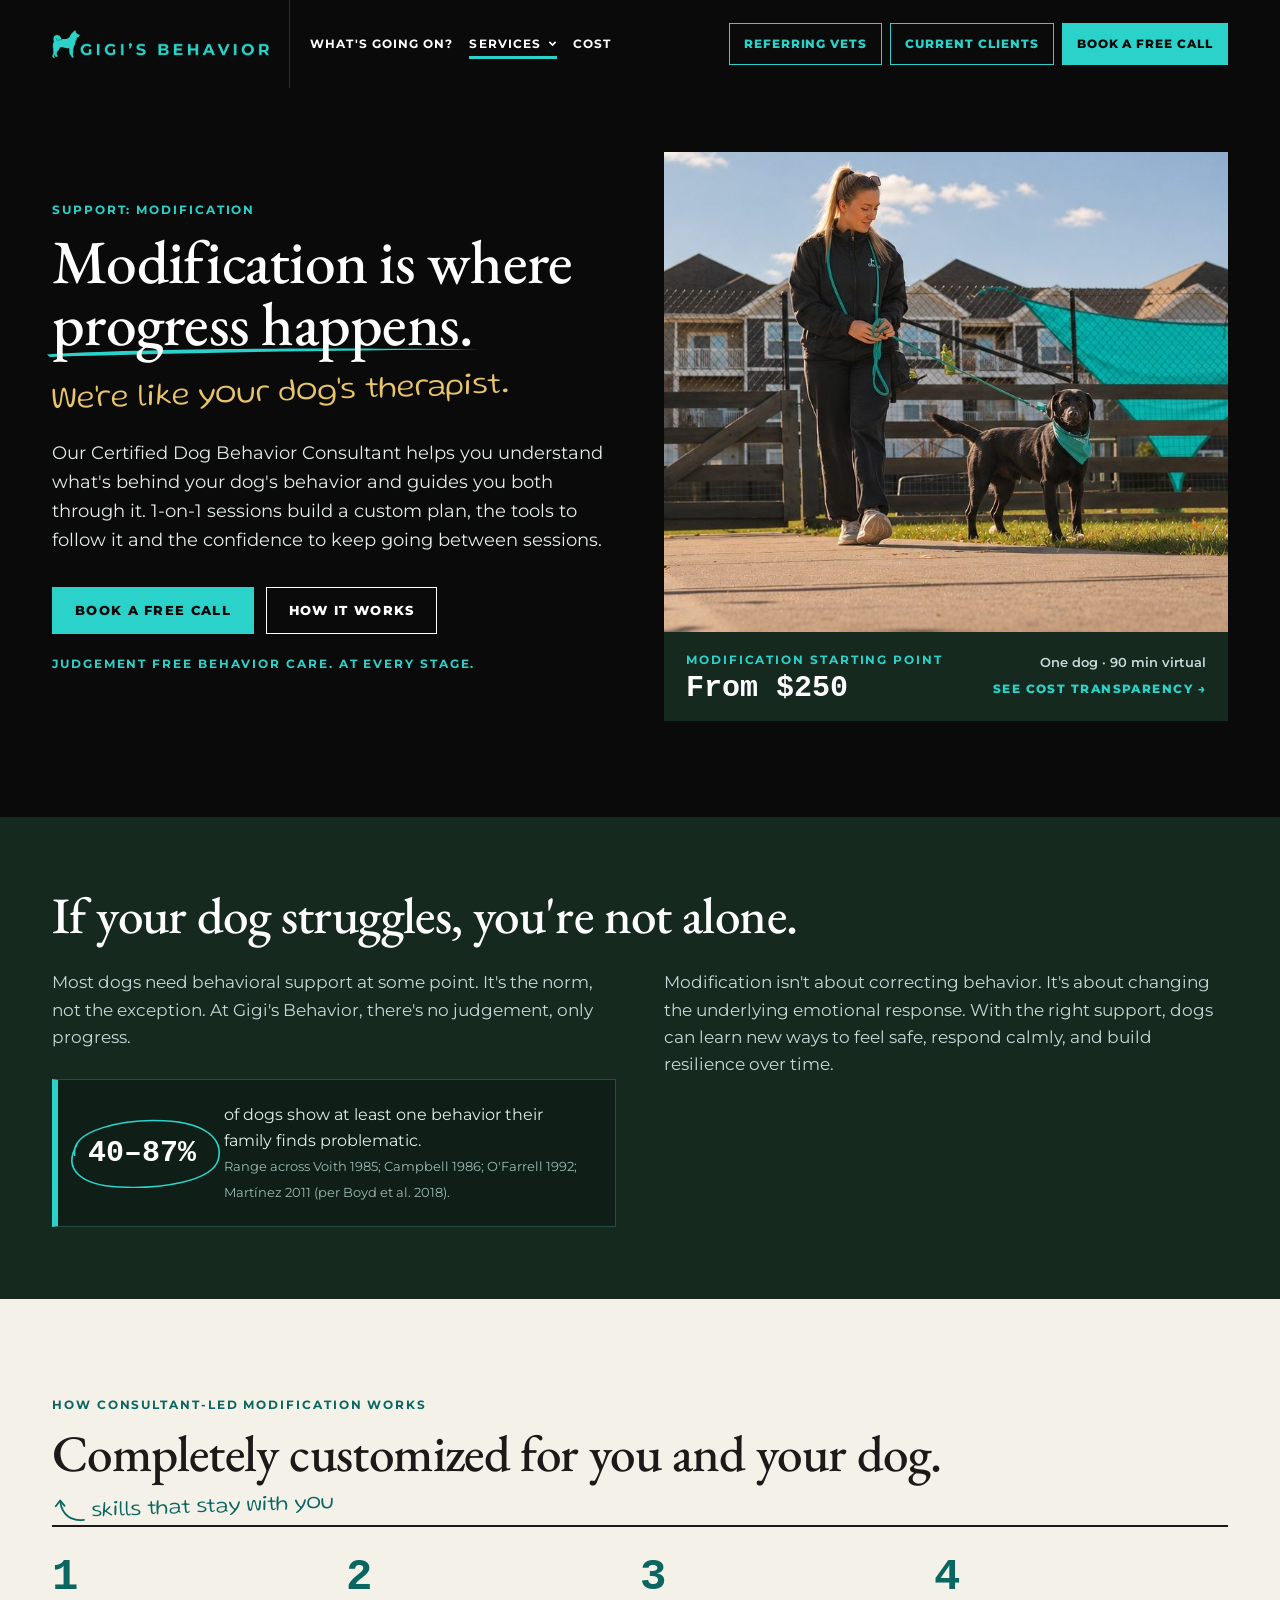
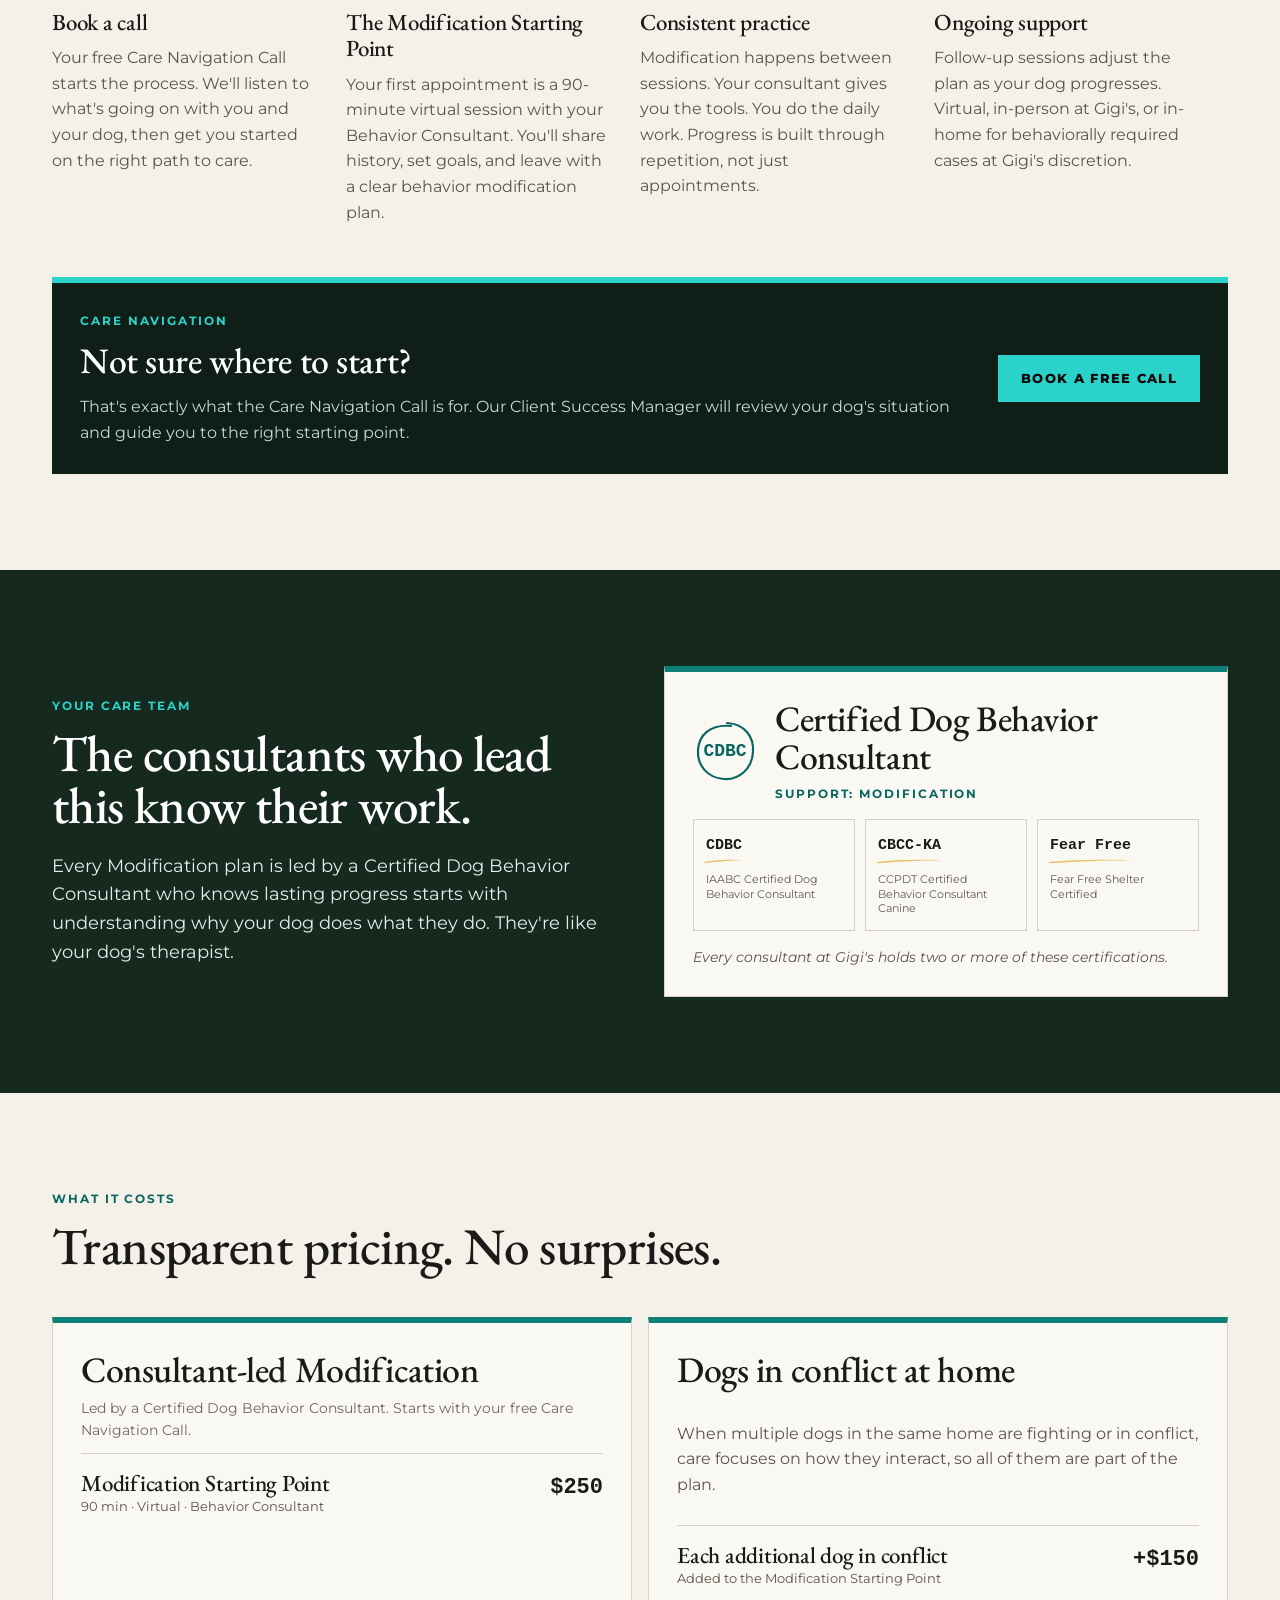
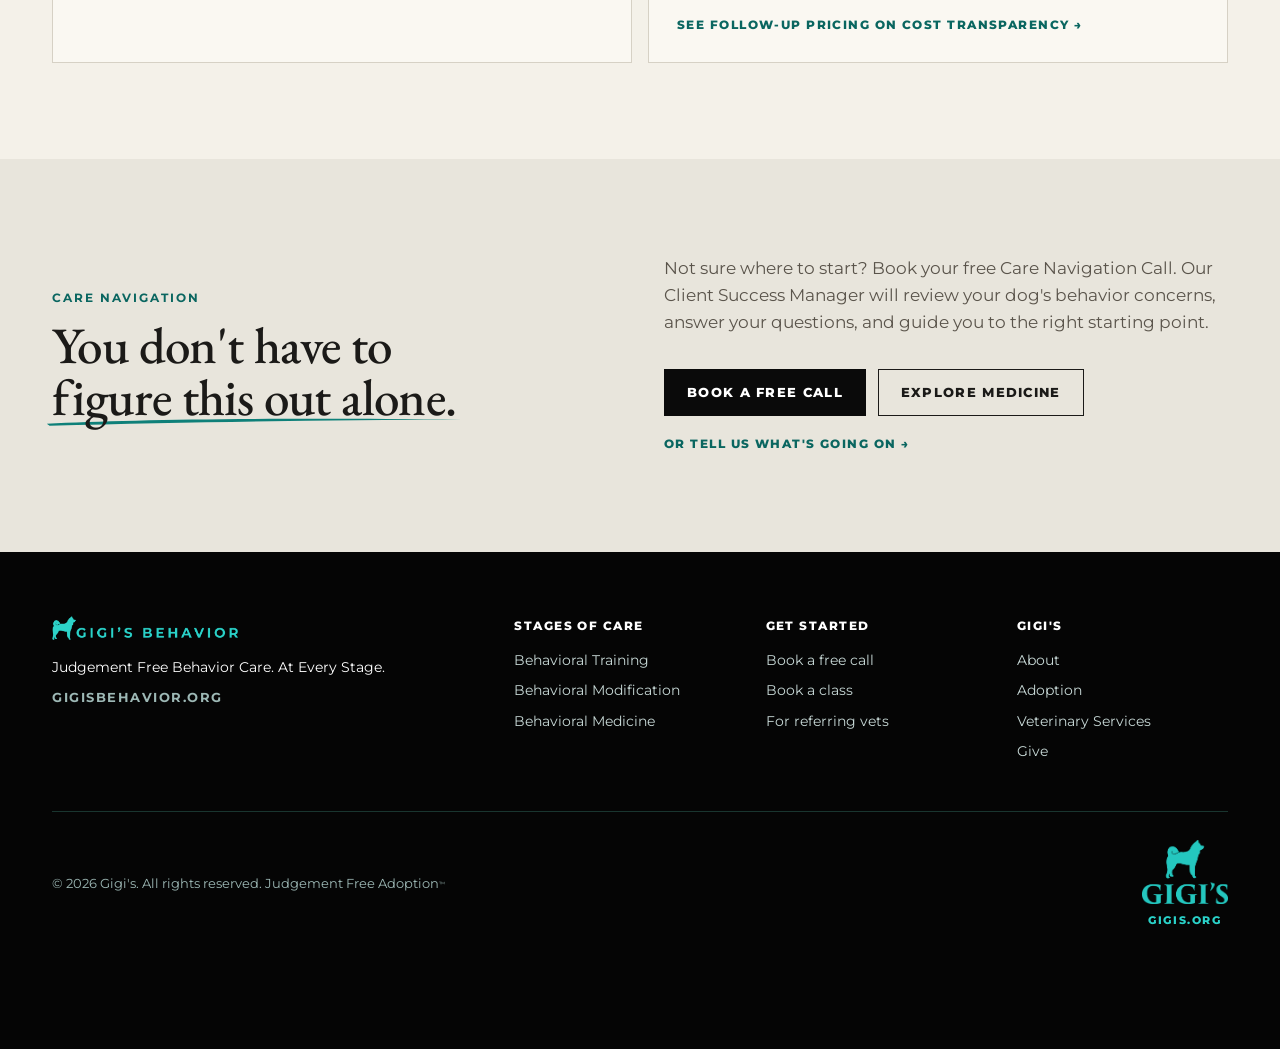
<file: site/modification.html>
<!DOCTYPE html>
<html lang="en">
<head>
<meta charset="UTF-8">
<meta name="viewport" content="width=device-width, initial-scale=1.0">
<title>Behavioral Modification | Gigi's Behavior</title>
<meta name="description" content="1-on-1 behavior modification with a Certified Dog Behavior Consultant for fear, reactivity, aggression and conflict at home. Starting Point $250. Judgement Free Behavior Care. At Every Stage.">
<link rel="canonical" href="https://gigisbehavior.org/modification.html">
<meta property="og:type" content="website">
<meta property="og:site_name" content="Gigi's Behavior">
<meta property="og:title" content="Behavioral Modification | Gigi's Behavior">
<meta property="og:description" content="1-on-1 behavior modification with a Certified Dog Behavior Consultant for fear, reactivity, aggression and conflict at home. Starting Point $250. Judgement Free Behavior Care. At Every Stage.">
<meta property="og:url" content="https://gigisbehavior.org/modification.html">
<meta property="og:image" content="https://gigisbehavior.org/images/cost-walk-tight.jpg">
<meta name="twitter:card" content="summary_large_image">
<link rel="icon" href="favicon.ico" sizes="any">
<link rel="icon" type="image/png" sizes="32x32" href="images/icon-32.png">
<link rel="apple-touch-icon" href="images/apple-touch-icon.png">
<meta name="theme-color" content="#0A0A0A">
<link rel="preconnect" href="https://fonts.googleapis.com">
<link rel="preconnect" href="https://fonts.gstatic.com" crossorigin>
<link rel="stylesheet" href="https://fonts.googleapis.com/css2?family=EB+Garamond:ital,wght@0,400;0,500;0,600;1,400&amp;family=Gluten:wght@100..900&amp;family=Montserrat:wght@400;500;600;700;800&amp;display=swap">
<link rel="stylesheet" href="gbs-site.css?v=20261124tr9">
</head>
<body>
<a class="skip-link" href="#main">Skip to content</a>
<header id="nav" class="nav2">
  <div class="wrap nav-in">
    <a class="nav-logo" href="index.html" aria-label="Gigi's Behavior home"><img src="images/gigis-behavior-logo-teal.png" alt="Gigi's Behavior" width="171" height="22"></a>
    <nav class="nav-links" aria-label="Main">
            <a class="nl2" href="index.html#concerns">What's going on?</a>
      <div class="dd-wrap" id="dd-svc"><button class="nl2 is-active act-mod" type="button" aria-expanded="false">Services <svg class="car" aria-hidden="true" viewBox="0 0 10 10" fill="none" stroke="currentColor" stroke-width="1.8"><path d="M1.5 3.2 L5 6.8 L8.5 3.2"/></svg></button>
        <div class="ddp"><div><p class="dd-k">Stages of care</p><div class="dd-svc"><a class="dd-s" href="training.html" style="border-top-color: var(--butter)"><span class="dd-eb" style="color: var(--butter)">Foundations: Training</span><strong>Behavioral Training</strong><span class="dd-d">Skills and confidence in classes and 1-on-1. Think of it as your dog's <b class="dd-an">life coach</b>.</span></a><a class="dd-s" href="modification.html" style="border-top-color: var(--teal-deep)" aria-current="page"><span class="dd-eb" style="color: var(--teal-text)">Support: Modification</span><strong>Behavioral Modification</strong><span class="dd-d">A guided plan with a Certified Dog Behavior Consultant. Think of it as your dog's <b class="dd-an">therapist</b>.</span></a><a class="dd-s" href="medicine.html" style="border-top-color: #fff"><span class="dd-eb" style="color: #fff">Specialty: Medicine</span><strong>Behavioral Medicine</strong><span class="dd-d">Diagnosis and medication support with our Veterinary Behaviorist. Think of it as your animal's <b class="dd-an">psychiatrist</b>.</span></a></div></div><div class="dd-call"><svg aria-hidden="true" viewBox="0 0 40 40" fill="none" stroke="#E8C46B" stroke-width="3.2" stroke-linecap="round" stroke-linejoin="round" style="position: absolute; right: 18px; top: 14px; width: 26px; height: 26px"><path d="M21.8 4.6 C 21 10, 19 15, 19.8 21 C 20.4 26, 18.6 30, 18.9 35.2"/><path d="M5.8 14.4 C 11 15.4, 15.6 19.4, 21 20.6 C 26 21.8, 30 24.2, 34.6 25.2"/><path d="M31.6 9.4 C 28 13, 24.6 17.6, 20 21.4 C 16 24.8, 13.4 28.4, 9.6 31.2"/></svg><p class="dd-call-h">Not sure where to start?</p><p class="dd-call-p">Book a free 15-minute call with our Client Success Manager.</p><a class="btn btn-teal" href="#cta-band">Book a free call</a></div></div></div>
      <a class="nl2" href="pricing.html">Cost</a>
    </nav>
    <div class="nav-btns"><a class="btn btn-line-teal nav-sec" href="referring-vets.html">Referring Vets</a><a class="btn btn-line-teal nav-sec" href="client-portal.html">Current Clients</a><a class="btn btn-teal nav-cta" href="#cta-band">Book a free call</a></div>
    <button class="nav-burger" type="button" aria-expanded="false" aria-controls="nav-menu" aria-label="Open menu"><span></span><span></span><span></span></button>
  </div>
  <nav id="nav-menu" class="nav-menu m2" aria-label="Menu" hidden>
        <a class="m-top" href="index.html#concerns">What's going on?</a>
    <button class="m-top is-active" type="button" aria-expanded="true" aria-controls="m-svc">Services <span class="pm" aria-hidden="true">&minus;</span></button>
    <div class="m-sub" id="m-svc"><a href="training.html"><span><small style="color: var(--butter)">Foundations: Training</small>Behavioral Training</span></a><a href="modification.html" aria-current="page"><span><small style="color: var(--teal)">Support: Modification</small>Behavioral Modification</span></a><a href="medicine.html"><span><small style="color: #fff">Specialty: Medicine</small>Behavioral Medicine</span></a></div>
    <a class="m-top" href="pricing.html">Cost</a>
    <div class="m-sec"><a class="btn btn-line-teal" href="referring-vets.html">Referring Vets</a><a class="btn btn-line-teal" href="client-portal.html">Current Clients</a></div>
    <div class="m-call"><a class="btn btn-teal" href="#cta-band">Book a free call</a></div>
  </nav>
</header>
<main id="main">

<section id="hero" class="hero on-black">
  <div class="wrap split">
    <div>
      <p class="eyebrow lab-mod">Support: Modification</p>
      <h1 class="h1-sm">Modification is where <span class="mk"><svg aria-hidden="true" viewBox="0 0 300 24" preserveAspectRatio="none"><path d="M2 17 C 60 9, 160 5, 298 9 C 200 10, 110 14, 4 21 Z" fill="#2AD2C9"/></svg><span>progress happens.</span></span></h1>
      <p class="analogy">We're like your dog's therapist.</p>
      <p class="lede">Our Certified Dog Behavior Consultant helps you understand what's behind your dog's behavior and guides you both through it. 1-on-1 sessions build a custom plan, the tools to follow it and the confidence to keep going between sessions.</p>
      <div class="btns"><a class="btn btn-teal" href="#cta-band">Book a free call</a><a class="btn btn-line-light" href="#how-it-works">How it works</a></div>
      <p class="hero-tag">Judgement Free Behavior Care. At Every Stage.</p>
    </div>
    <div>
      <div class="ph">
        <img src="images/cost-walk-tight.jpg" alt="A Gigi's behavior consultant walks a black Lab in a teal bandana on a sunny path" width="1000" height="667" style="object-position: 50% 45%">
      </div>
      <div style="background: var(--kale); padding: 18px 22px; display: flex; flex-wrap: wrap; justify-content: space-between; align-items: center; gap: 8px 24px">
        <div><p class="eyebrow" style="margin: 0 0 4px">Modification Starting Point</p><p class="price-lg" style="font-size: 30px">From $250</p></div>
        <div style="text-align: right"><p class="meta">One dog &middot; 90 min virtual</p><a class="go" style="margin-top: 6px" href="pricing.html#pricing-modification">See Cost Transparency</a></div>
      </div>
    </div>
  </div>
</section>

<section id="philosophy" class="band-sm on-kale">
  <div class="wrap">
    <h2 class="h2" style="color: #fff">If your dog struggles, you're not alone.</h2>
    <div class="split split-top mt-m">
      <div><p class="muted" style="font-size: 17px">Most dogs need behavioral support at some point. It's the norm, not the exception. At Gigi's Behavior, there's no judgement, only progress.</p><div class="stat-inline"><span class="ring"><svg aria-hidden="true" viewBox="0 0 300 160" preserveAspectRatio="none" fill="none" stroke="#2AD2C9" stroke-width="3" stroke-linecap="round"><path d="M30 84 C 22 30, 120 8, 190 12 C 270 16, 296 54, 288 92 C 278 140, 180 154, 110 150 C 40 146, 8 112, 34 62"/></svg><span><span class="data" style="font-size: 30px; padding: 6px 4px; display: inline-block; color: #fff">40&ndash;87%</span></span></span><p style="color: var(--n100)">of dogs show at least one behavior their family finds problematic.<br><span class="tiny" style="color: var(--n300)">Range across Voith 1985; Campbell 1986; O'Farrell 1992; Mart&iacute;nez 2011 (per Boyd et al. 2018).</span></p></div></div>
      <p class="muted" style="font-size: 17px">Modification isn't about correcting behavior. It's about changing the underlying emotional response. With the right support, dogs can learn new ways to feel safe, respond calmly, and build resilience over time.</p>
    </div>
  </div>
</section>

<section id="how-it-works" class="band">
  <div class="wrap">
    <p class="eyebrow">How Consultant-Led Modification works</p>
    <h2 class="h2">Completely customized for you and your dog.</h2><p class="vn" aria-hidden="true"><svg viewBox="0 0 50 40" fill="none" stroke="currentColor" stroke-width="2.6" stroke-linecap="round" stroke-linejoin="round" style="width: 34px; height: 28px; flex: 0 0 auto"><path d="M47 33 C 30 35, 15 28, 12 6"/><path d="M5.5 13 L 12 4.5 L 18.5 12.5"/></svg><span>skills that stay with you</span></p>
    <div class="steps">
      <div><span class="num-lg">1</span><h3 class="h4">Book a call</h3><p class="muted">Your free Care Navigation Call starts the process. We'll listen to what's going on with you and your dog, then get you started on the right path to care.</p></div>
      <div><span class="num-lg">2</span><h3 class="h4">The Modification Starting Point</h3><p class="muted">Your first appointment is a 90-minute virtual session with your Behavior Consultant. You'll share history, set goals, and leave with a clear behavior modification plan.</p></div>
      <div><span class="num-lg">3</span><h3 class="h4">Consistent practice</h3><p class="muted">Modification happens between sessions. Your consultant gives you the tools. You do the daily work. Progress is built through repetition, not just appointments.</p></div>
      <div><span class="num-lg">4</span><h3 class="h4">Ongoing support</h3><p class="muted">Follow-up sessions adjust the plan as your dog progresses. Virtual, in-person at Gigi's, or in-home for behaviorally required cases at Gigi's discretion.</p></div>
    </div>
    <div class="card-dark top-mod mt-l" style="display: flex; flex-wrap: wrap; gap: 16px 40px; align-items: center; justify-content: space-between">
      <div style="flex: 1 1 480px"><p class="eyebrow">Care Navigation</p><p class="h3">Not sure where to start?</p><p class="muted mt-s">That's exactly what the Care Navigation Call is for. Our Client Success Manager will review your dog's situation and guide you to the right starting point.</p></div>
      <a class="btn btn-teal" href="#cta-band">Book a free call</a>
    </div>
  </div>
</section>

<section id="care-team" class="band on-kale">
  <div class="wrap split">
    <div>
      <p class="eyebrow">Your care team</p>
      <h2 class="h2">The consultants who lead this know their work.</h2>
      <p class="lede">Every Modification plan is led by a Certified Dog Behavior Consultant who knows lasting progress starts with understanding why your dog does what they do. They're like your dog's therapist.</p>
    </div>
    <div class="card top-mod-deep">
      <div style="display: flex; gap: 18px; align-items: center; margin-bottom: 16px"><span style="position: relative; flex: 0 0 auto; width: 64px; height: 64px; display: flex; align-items: center; justify-content: center; font-family: var(--data); font-weight: 700; font-size: 18px; color: #0A6660" aria-hidden="true"><svg viewBox="0 0 64 64" fill="none" stroke="#0A6660" stroke-width="2.2" stroke-linecap="round" style="position: absolute; inset: 0; width: 64px; height: 64px"><path d="M34 4 C 52 5, 61 18, 60 33 C 59 50, 46 61, 31 60 C 15 59, 4 47, 5 31 C 6 16, 17 5, 38 7"/></svg>CDBC</span><div><p class="h3">Certified Dog Behavior Consultant</p><p class="eyebrow lab-mod" style="margin: 4px 0 0">Support: Modification</p></div></div>
      <div class="cred-row cred-row-card"><a class="cred" href="https://iaabc.org/" target="_blank" rel="noopener"><span class="cred-a">CDBC<span class="cred-u"><svg aria-hidden="true" viewBox="0 0 300 24" preserveAspectRatio="none"><path d="M2 17 C 60 9, 160 5, 298 9 C 200 10, 110 14, 4 21 Z" fill="#E8C46B"/></svg></span></span><span class="cred-n">IAABC Certified Dog Behavior Consultant</span></a><a class="cred" href="https://www.ccpdt.org/" target="_blank" rel="noopener"><span class="cred-a">CBCC-KA<span class="cred-u"><svg aria-hidden="true" viewBox="0 0 300 24" preserveAspectRatio="none"><path d="M2 17 C 60 9, 160 5, 298 9 C 200 10, 110 14, 4 21 Z" fill="#E8C46B"/></svg></span></span><span class="cred-n">CCPDT Certified Behavior Consultant Canine</span></a><a class="cred" href="https://fearfreeshelters.com/" target="_blank" rel="noopener"><span class="cred-a">Fear Free<span class="cred-u"><svg aria-hidden="true" viewBox="0 0 300 24" preserveAspectRatio="none"><path d="M2 17 C 60 9, 160 5, 298 9 C 200 10, 110 14, 4 21 Z" fill="#E8C46B"/></svg></span></span><span class="cred-n">Fear Free Shelter Certified</span></a></div>
      <p class="cred-note">Every consultant at Gigi's holds two or more of these certifications.</p>
    </div>
  </div>
</section>

<section id="pricing" class="band">
  <div class="wrap">
    <p class="eyebrow">What it costs</p>
    <h2 class="h2">Transparent pricing. No surprises.</h2>
    <div class="grid g2 mt-l">
      <div class="card top-mod-deep">
        <p class="h3">Consultant-led Modification</p>
        <p class="small muted" style="margin: 6px 0 12px">Led by a Certified Dog Behavior Consultant. Starts with your free Care Navigation Call.</p>
        <div style="display: flex; justify-content: space-between; gap: 16px; padding: 16px 0; border-top: 1px solid var(--line)"><div><p class="h4">Modification Starting Point</p><p class="tiny muted">90 min &middot; Virtual &middot; Behavior Consultant</p></div><p class="price">$250</p></div>
        
      </div>
      <div class="card top-mod-deep flex-card">
        <p class="h3">Dogs in conflict at home</p>
        <p class="muted">When multiple dogs in the same home are fighting or in conflict, care focuses on how they interact, so all of them are part of the plan.</p><div style="display: flex; justify-content: space-between; gap: 16px; padding: 16px 0; margin-top: 18px; border-top: 1px solid var(--line)"><div><p class="h4">Each additional dog in conflict</p><p class="tiny muted">Added to the Modification Starting Point</p></div><p class="price">+$150</p></div>
        <a class="go" style="margin-top: auto" href="pricing.html#pricing-modification">See follow-up pricing on Cost Transparency</a>
      </div>
    </div>
  </div>
</section>

<section id="cta-band" class="band on-deep">
  <div class="wrap split">
    <div><p class="eyebrow">Care Navigation</p><h2 class="h2">You don't have to <span class="mk"><svg aria-hidden="true" viewBox="0 0 300 24" preserveAspectRatio="none"><path d="M2 17 C 60 9, 160 5, 298 9 C 200 10, 110 14, 4 21 Z" fill="#0E8079"/></svg><span>figure this out alone.</span></span></h2></div>
    <div>
      <p class="muted" style="font-size: 17px">Not sure where to start? Book your free Care Navigation Call. Our Client Success Manager will review your dog's behavior concerns, answer your questions, and guide you to the right starting point.</p>
      <div class="btns"><a class="btn btn-black" href="#">Book a free call</a><a class="btn btn-line-dark" href="medicine.html">Explore Medicine</a></div>
      <a class="go" style="margin-top: 18px" href="index.html#concerns">Or tell us what's going on</a>
    </div>
  </div>
</section>

</main>
<footer id="footer">
  <div class="wrap">
    <div class="ft-grid">
      <div>
        <img class="ft-logo" src="images/gigis-behavior-logo-teal.png" alt="Gigi's Behavior" width="186" height="24">
        <p style="margin-top: 16px; color: #fff">Judgement Free Behavior Care. At Every Stage.</p>
        <p class="tiny" style="margin-top: 10px; letter-spacing: 0.12em; font-weight: 700; color: var(--n300)">GIGISBEHAVIOR.ORG</p>
      </div>
      <div><strong>Stages of care</strong><div class="ft-links"><a href="training.html">Behavioral Training</a><a href="modification.html">Behavioral Modification</a><a href="medicine.html">Behavioral Medicine</a></div></div>
      <div><strong>Get started</strong><div class="ft-links"><a href="#cta-band">Book a free call</a><a href="#" data-quiz-trigger="training">Book a class</a><a href="referring-vets.html">For referring vets</a></div></div>
      <div><strong>Gigi's</strong><div class="ft-links"><a href="https://gigis.org" target="_blank" rel="noopener">About</a><a href="https://gigis.org/adopt-a-dog" target="_blank" rel="noopener">Adoption</a><a href="https://gigis.org/rescue-vet-services-1" target="_blank" rel="noopener">Veterinary Services</a><a href="https://gigis.givecloud.co/fundraising/forms/8NDR96EK" target="_blank" rel="noopener">Give</a></div></div>
    </div>
    <div class="ft-bottom">
      <p>&copy; 2026 Gigi's. All rights reserved. Judgement Free Adoption<span class="tm">&trade;</span></p>
      <a class="ft-parent" href="https://gigis.org"><img src="images/gigis-logo-teal.png" alt="Gigi's" width="86" height="64">GIGIS.ORG</a>
    </div>
  </div>
</footer>
<script src="gbs-vet-modal.js?v=20261109c"></script>
<script src="gbs-call-modal.js?v=20261124tg"></script>
<script src="gbs-class-quiz.js?v=20261124one"></script>
<script>
(function () {
  var b = document.querySelector('.nav-burger'), m = document.getElementById('nav-menu');
  if (b && m) {
    b.addEventListener('click', function () {
      var open = b.getAttribute('aria-expanded') === 'true';
      b.setAttribute('aria-expanded', String(!open));
      b.setAttribute('aria-label', open ? 'Open menu' : 'Close menu');
      m.hidden = open;
    });
    m.addEventListener('click', function (e) {
      if (e.target.closest('a')) { b.setAttribute('aria-expanded', 'false'); b.setAttribute('aria-label', 'Open menu'); m.hidden = true; }
    });
  }
  var bar = document.getElementById('stage-bar-wrap'), hero = document.querySelector('.hero');
  function check() {
    var limit = hero ? hero.offsetTop + hero.offsetHeight - 80 : 300;
    if (window.scrollY > limit) bar.classList.add('visible'); else bar.classList.remove('visible');
  }
  if (bar) { window.addEventListener('scroll', check, { passive: true }); check(); }
})();
</script>
<script>
(function () {
  var wraps = document.querySelectorAll('.dd-wrap');
  function closeAll(except) { wraps.forEach(function (w) { if (w !== except) { w.classList.remove('open'); w.querySelector('.nl2').setAttribute('aria-expanded', 'false'); } }); }
  wraps.forEach(function (w) {
    var btn = w.querySelector('.nl2');
    btn.addEventListener('click', function (e) { e.stopPropagation(); var o = !w.classList.contains('open'); closeAll(w); w.classList.toggle('open', o); btn.setAttribute('aria-expanded', String(o)); });
  });
  document.addEventListener('click', function (e) { if (!e.target.closest('.ddp')) closeAll(); });
  document.addEventListener('keydown', function (e) { if (e.key === 'Escape') closeAll(); });
  document.querySelectorAll('.m-top[aria-controls]').forEach(function (t) {
    t.addEventListener('click', function () { var p = document.getElementById(t.getAttribute('aria-controls')), o = t.getAttribute('aria-expanded') !== 'true'; t.setAttribute('aria-expanded', String(o)); p.hidden = !o; t.querySelector('.pm').textContent = o ? '\u2212' : '+'; });
  });
})();
</script>
</body>
</html>
</file>
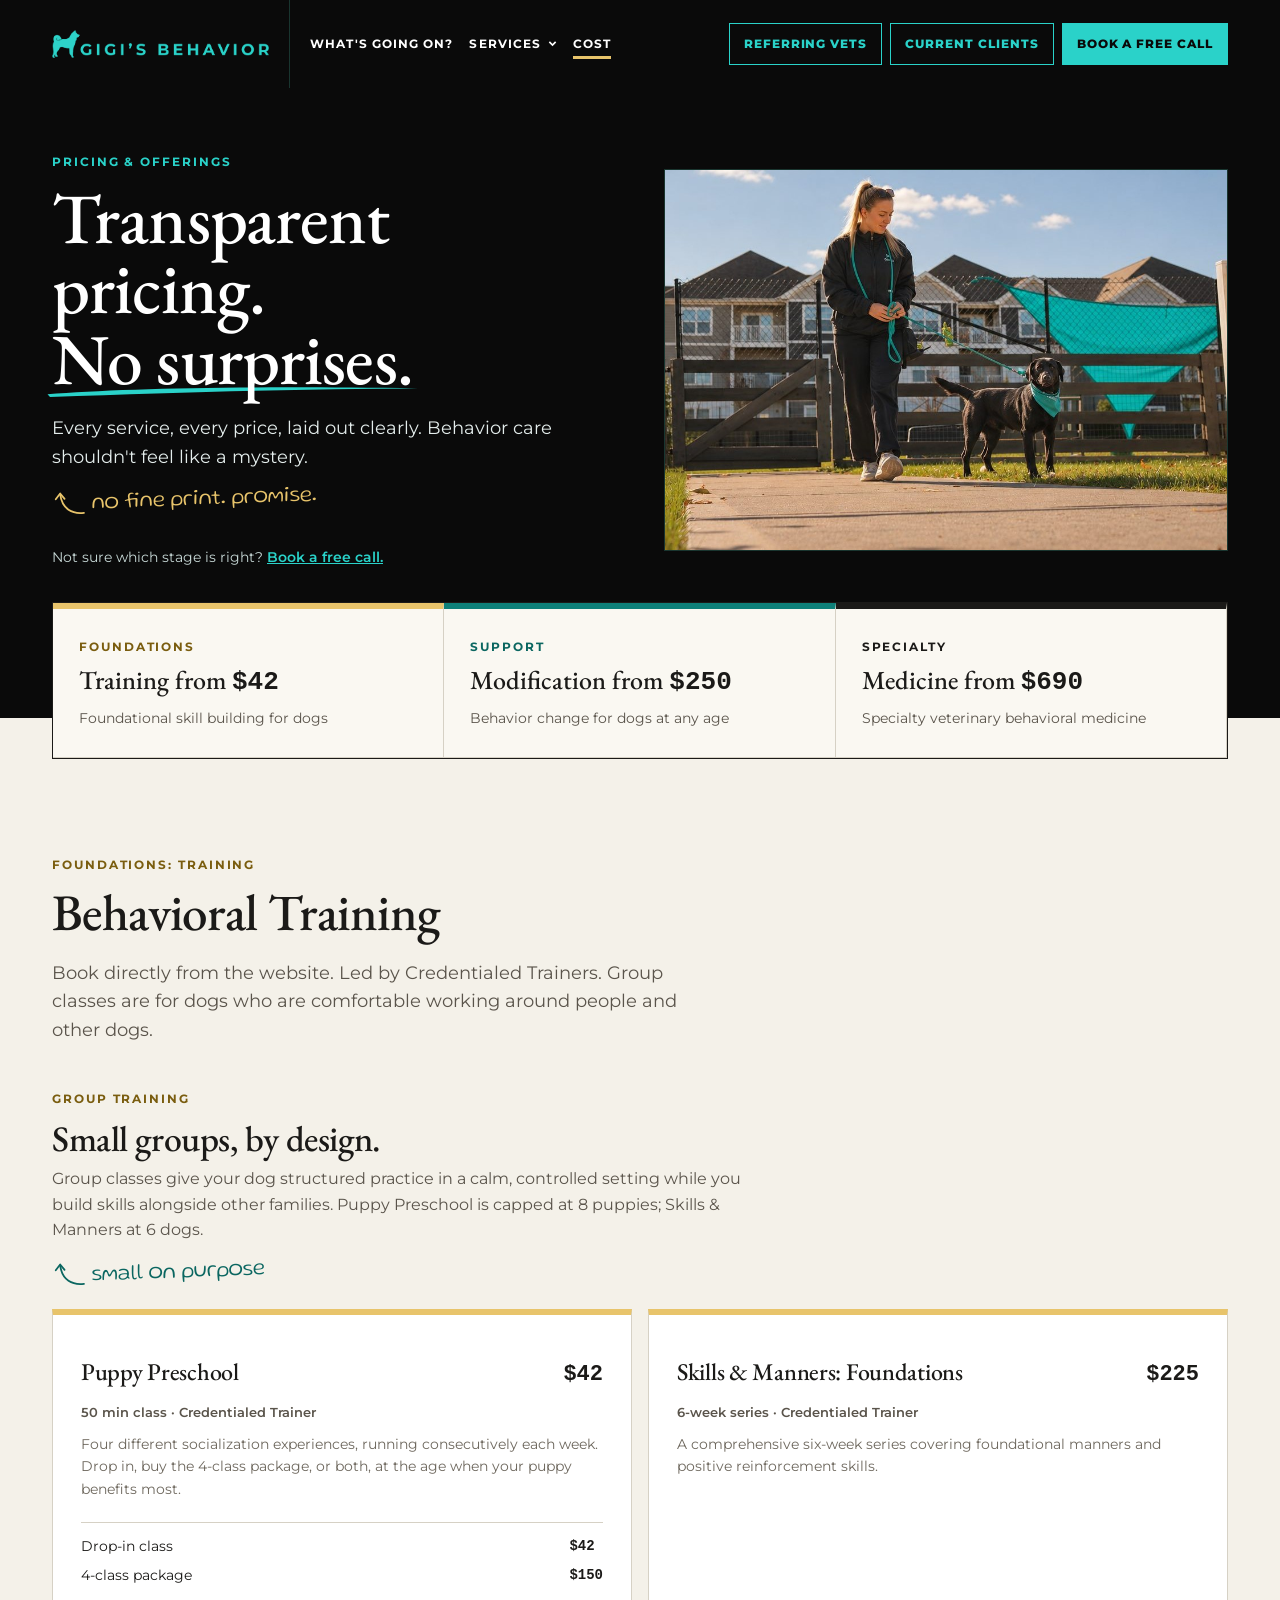
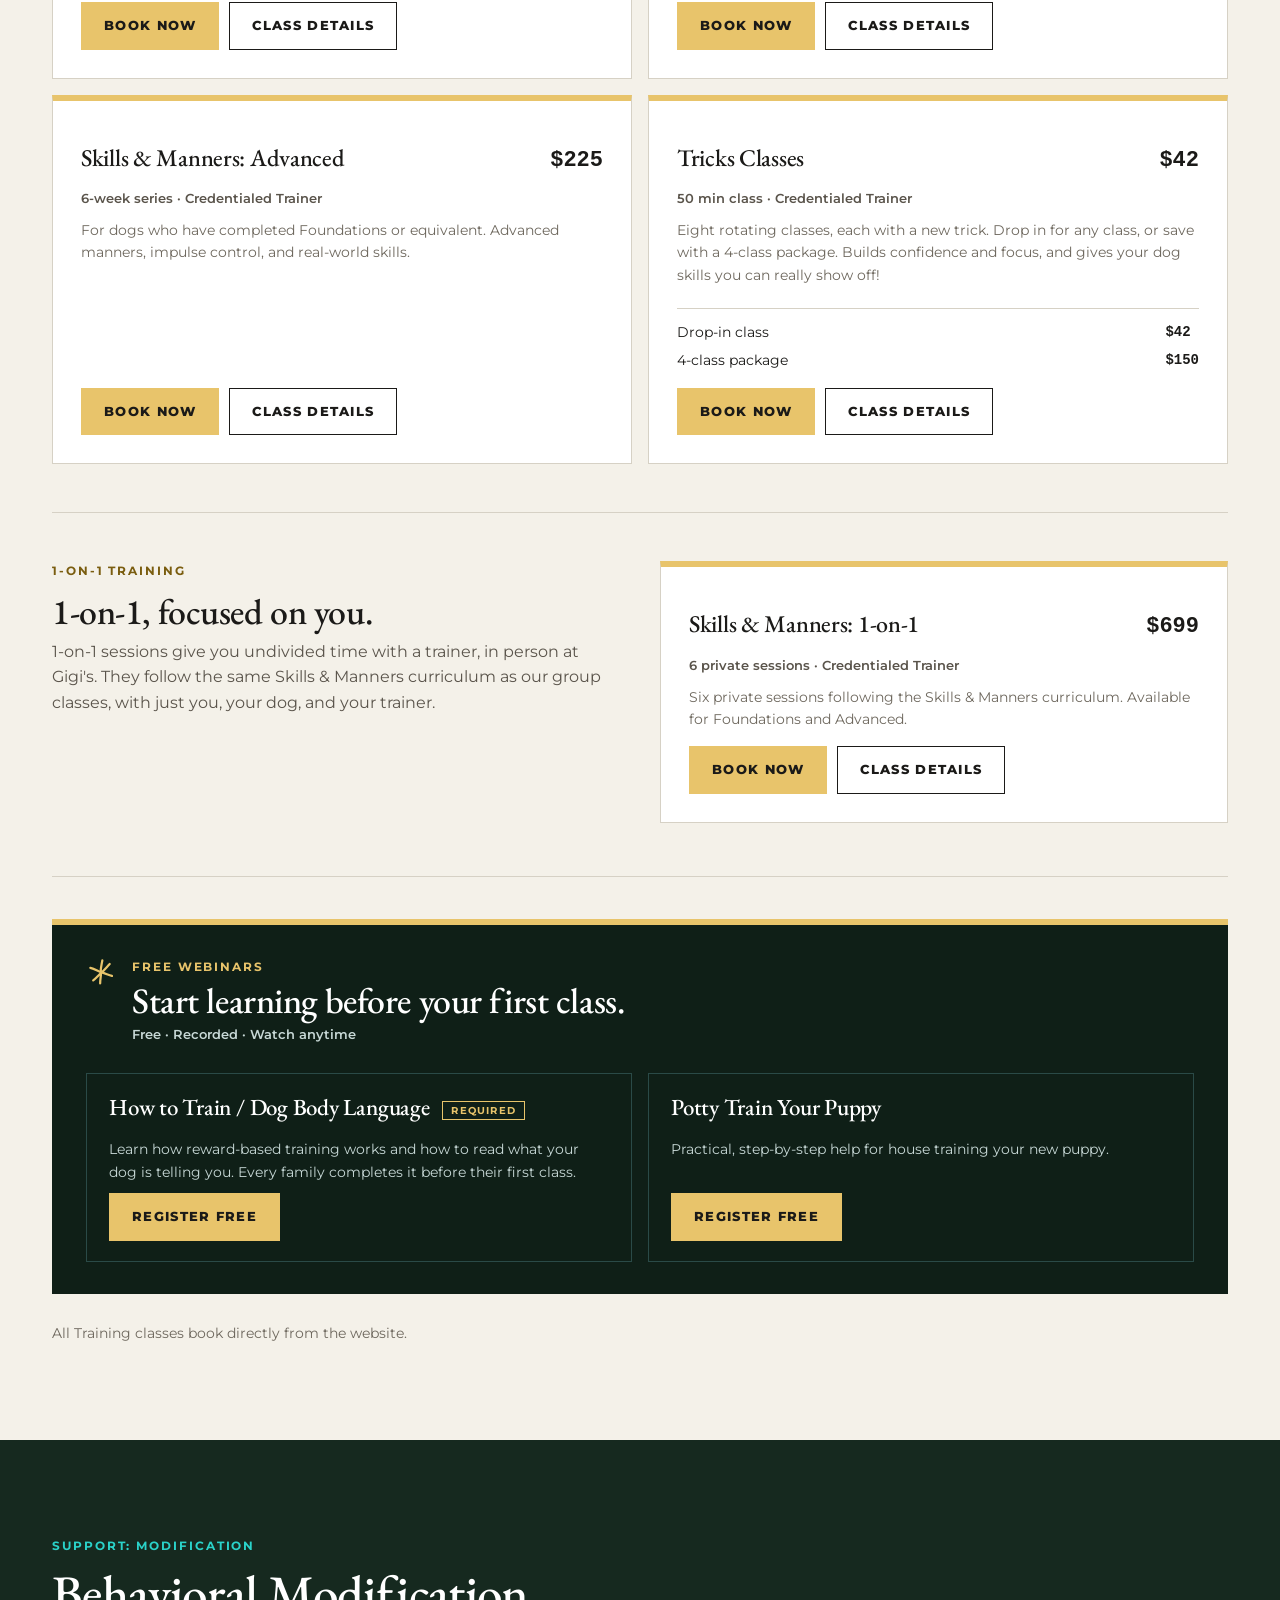
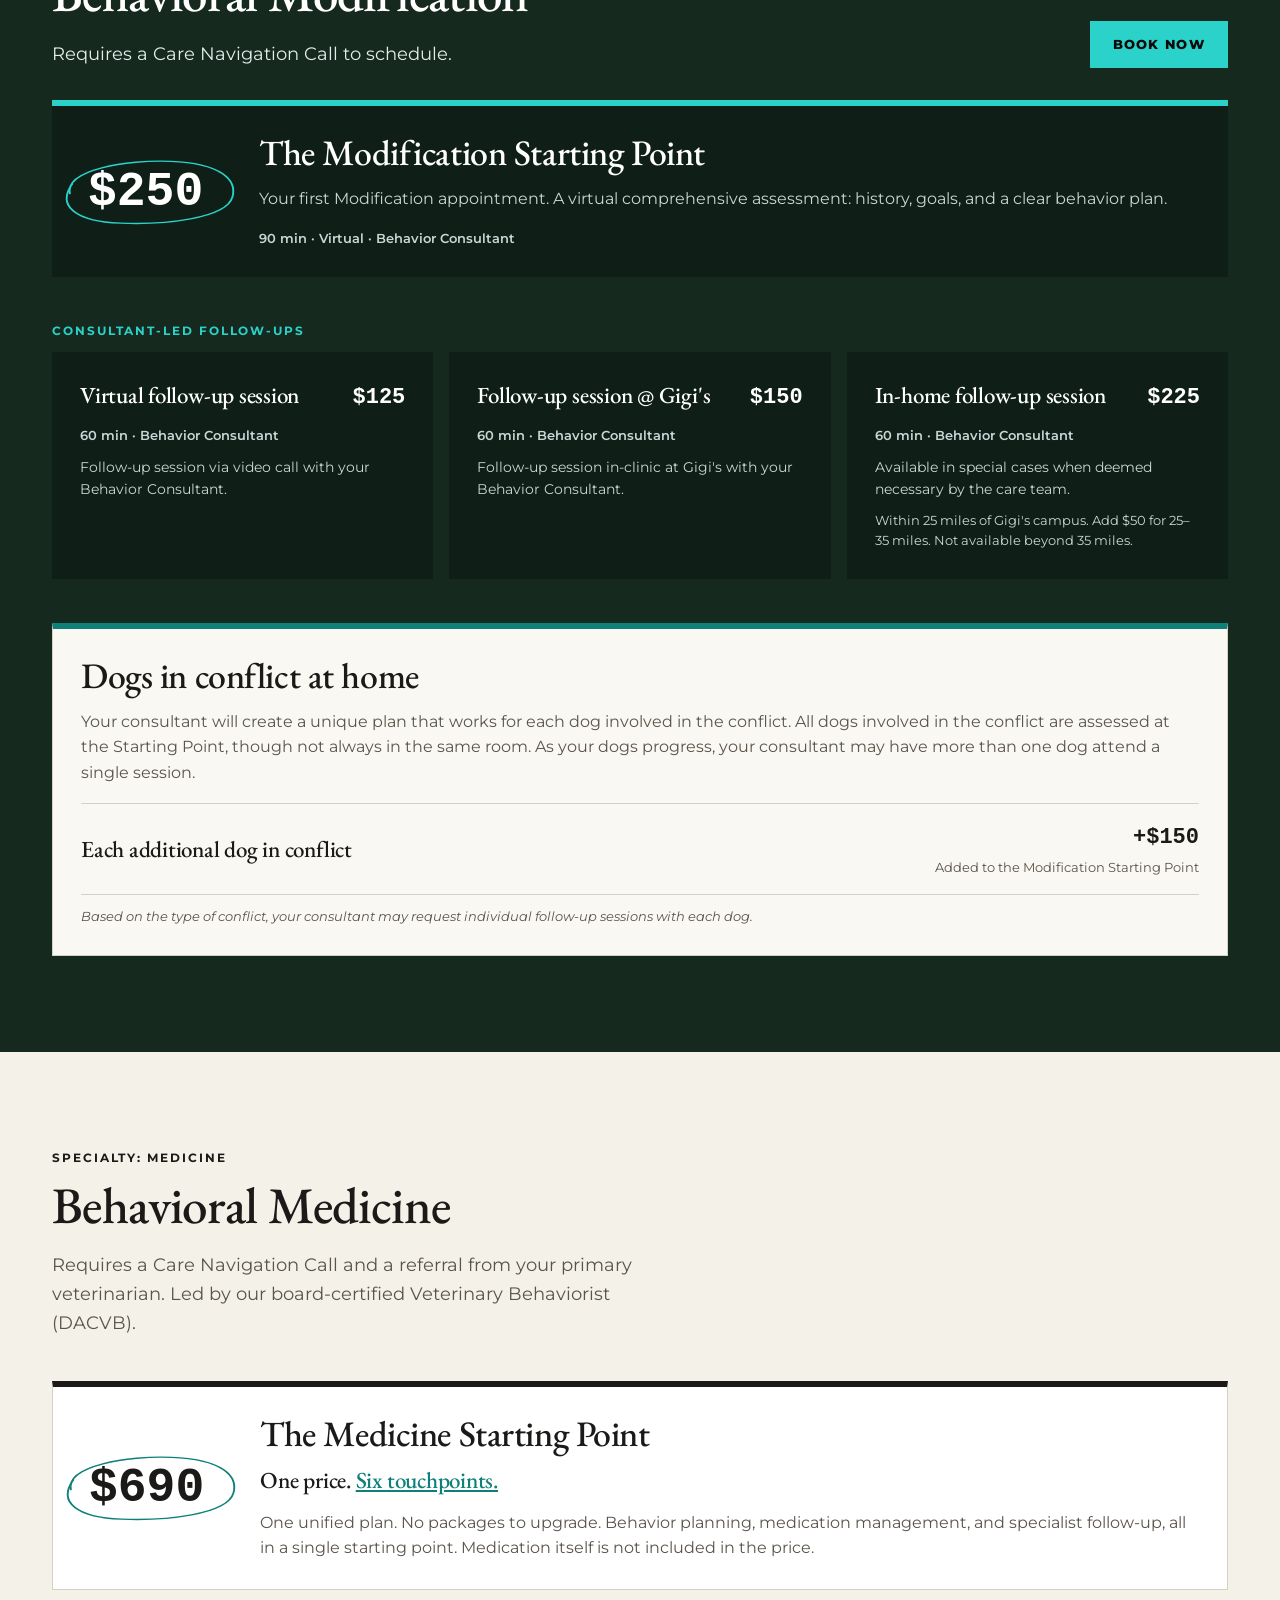
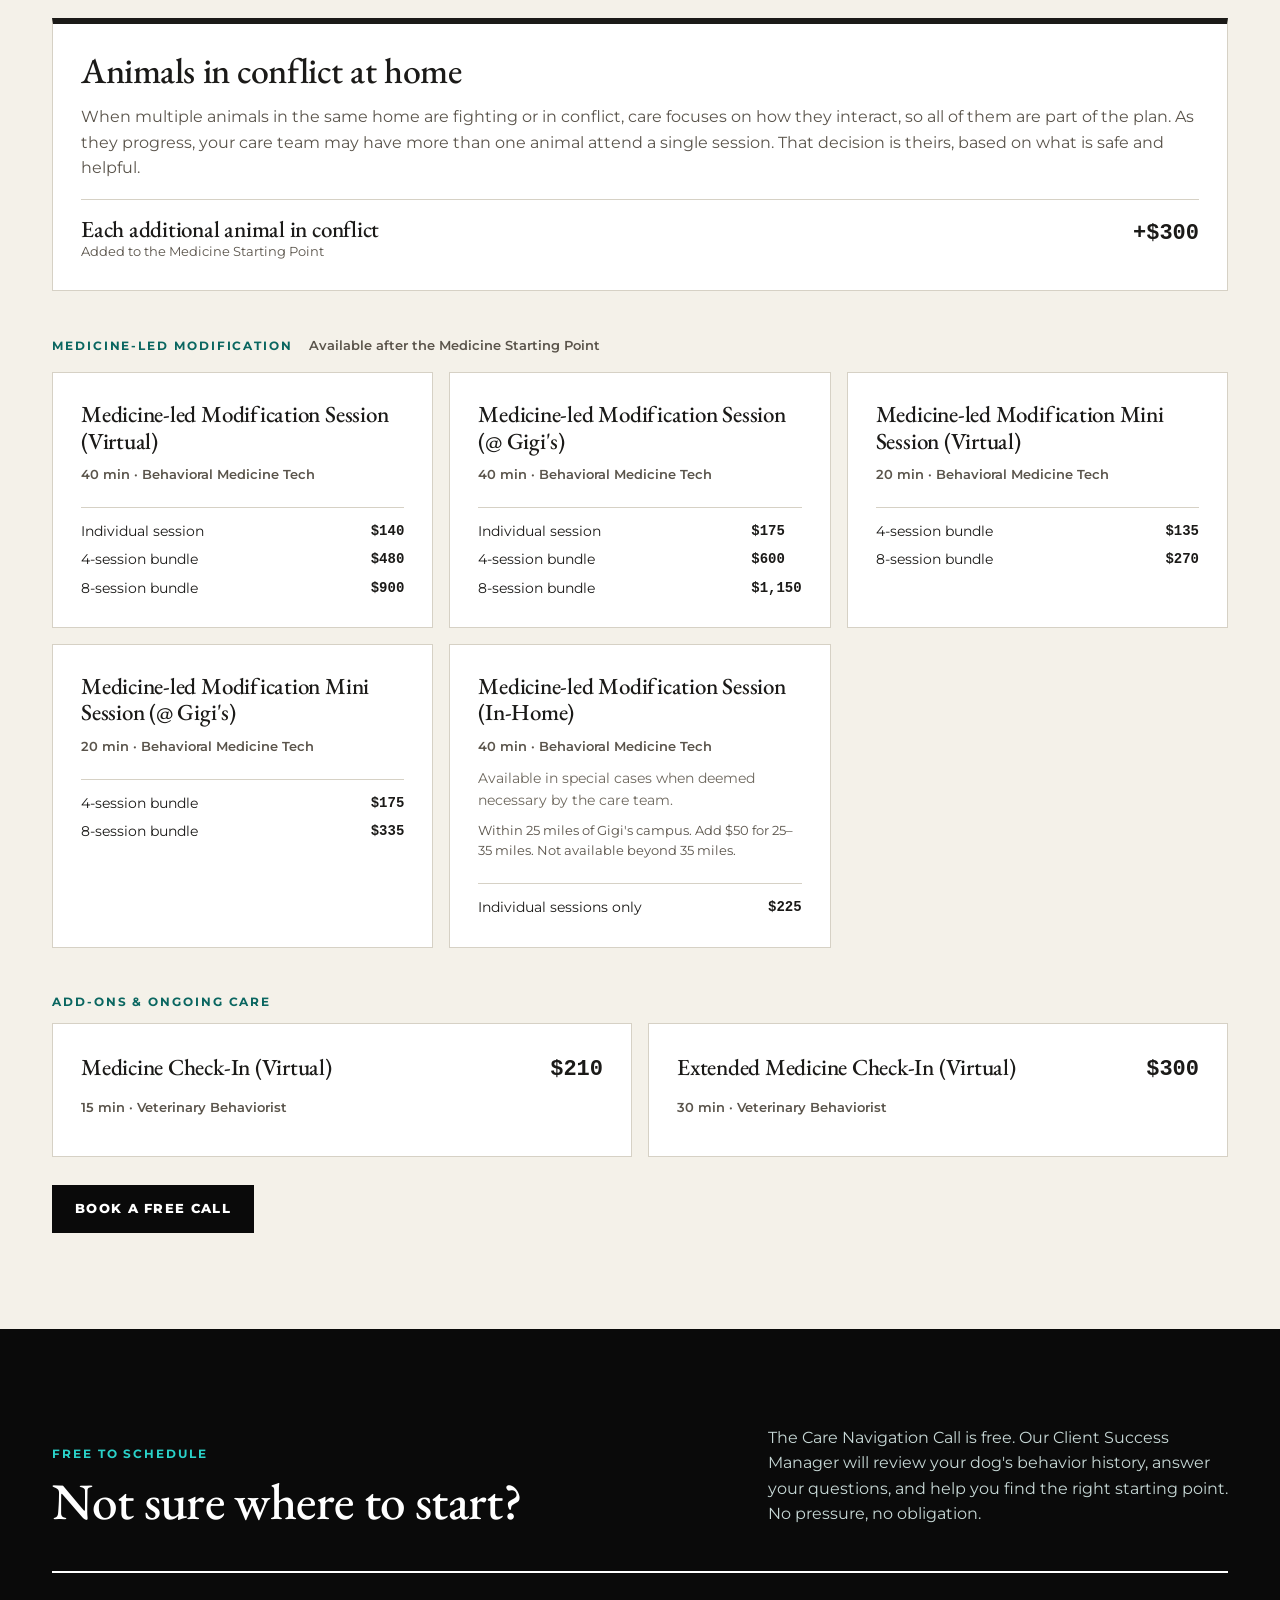
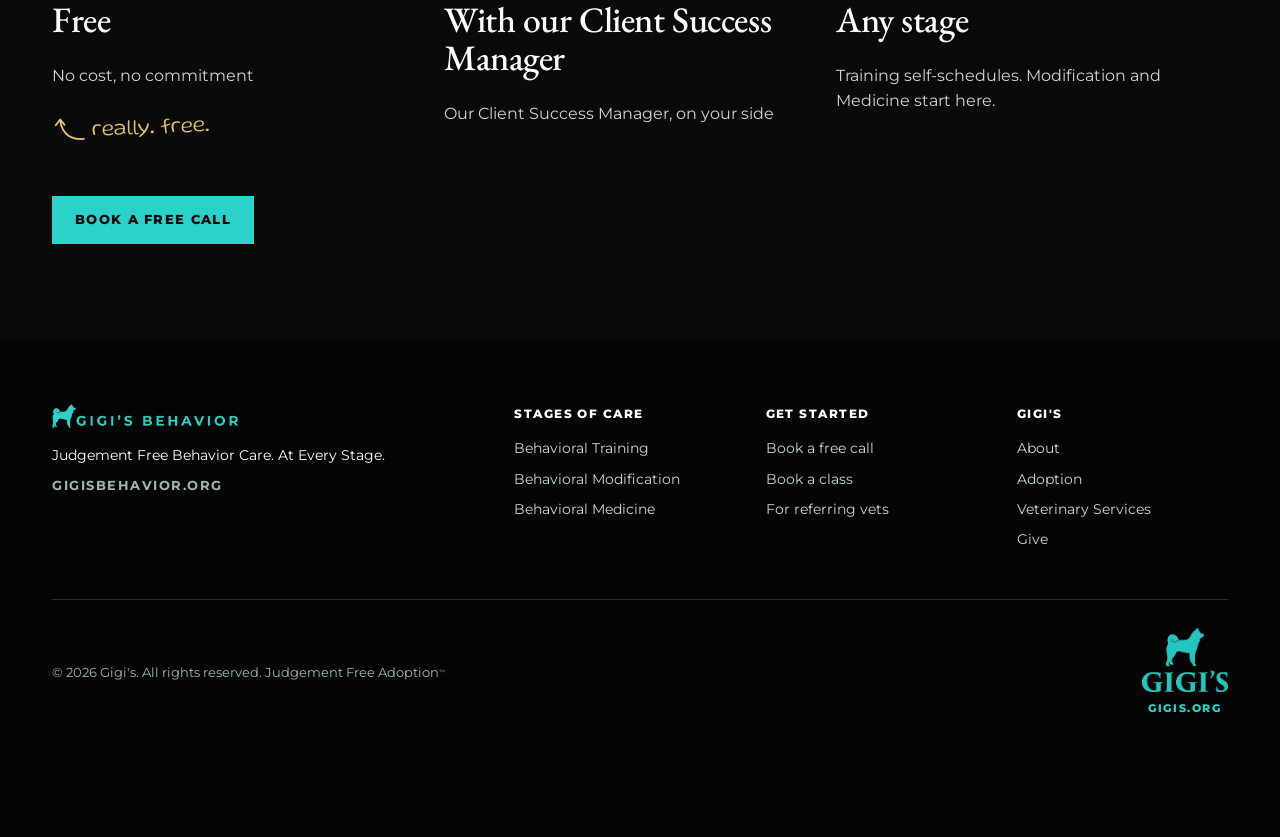
<file: site/pricing.html>
<!DOCTYPE html>
<html lang="en">
<head>
<meta charset="UTF-8">
<meta name="viewport" content="width=device-width, initial-scale=1.0">
<title>Cost Transparency | Gigi's Behavior</title>
<meta name="description" content="Clear prices for every Gigi's Behavior service, from classes to Modification and Medicine. Judgement Free Behavior Care. At Every Stage.">
<link rel="canonical" href="https://gigisbehavior.org/pricing.html">
<meta property="og:type" content="website">
<meta property="og:site_name" content="Gigi's Behavior">
<meta property="og:title" content="Cost Transparency | Gigi's Behavior">
<meta property="og:description" content="Clear prices for every Gigi's Behavior service, from classes to Modification and Medicine. Judgement Free Behavior Care. At Every Stage.">
<meta property="og:url" content="https://gigisbehavior.org/pricing.html">
<meta property="og:image" content="https://gigisbehavior.org/images/cost-walk-tight.jpg">
<meta name="twitter:card" content="summary_large_image">
<link rel="icon" href="favicon.ico" sizes="any">
<link rel="icon" type="image/png" sizes="32x32" href="images/icon-32.png">
<link rel="apple-touch-icon" href="images/apple-touch-icon.png">
<meta name="theme-color" content="#0A0A0A">
<link rel="preconnect" href="https://fonts.googleapis.com">
<link rel="preconnect" href="https://fonts.gstatic.com" crossorigin>
<link rel="stylesheet" href="https://fonts.googleapis.com/css2?family=EB+Garamond:ital,wght@0,400;0,500;0,600;1,400&amp;family=Gluten:wght@100..900&amp;family=Montserrat:wght@400;500;600;700;800&amp;display=swap">
<link rel="stylesheet" href="gbs-site.css?v=20261124tr9">
</head>
<body>
<a class="skip-link" href="#main">Skip to content</a>
<header id="nav" class="nav2">
  <div class="wrap nav-in">
    <a class="nav-logo" href="index.html" aria-label="Gigi's Behavior home"><img src="images/gigis-behavior-logo-teal.png" alt="Gigi's Behavior" width="171" height="22"></a>
    <nav class="nav-links" aria-label="Main">
            <a class="nl2" href="index.html#concerns">What's going on?</a>
      <div class="dd-wrap" id="dd-svc"><button class="nl2" type="button" aria-expanded="false">Services <svg class="car" aria-hidden="true" viewBox="0 0 10 10" fill="none" stroke="currentColor" stroke-width="1.8"><path d="M1.5 3.2 L5 6.8 L8.5 3.2"/></svg></button>
        <div class="ddp"><div><p class="dd-k">Stages of care</p><div class="dd-svc"><a class="dd-s" href="training.html" style="border-top-color: var(--butter)"><span class="dd-eb" style="color: var(--butter)">Foundations: Training</span><strong>Behavioral Training</strong><span class="dd-d">Skills and confidence in classes and 1-on-1. Think of it as your dog's <b class="dd-an">life coach</b>.</span></a><a class="dd-s" href="modification.html" style="border-top-color: var(--teal-deep)"><span class="dd-eb" style="color: var(--teal-text)">Support: Modification</span><strong>Behavioral Modification</strong><span class="dd-d">A guided plan with a Certified Dog Behavior Consultant. Think of it as your dog's <b class="dd-an">therapist</b>.</span></a><a class="dd-s" href="medicine.html" style="border-top-color: #fff"><span class="dd-eb" style="color: #fff">Specialty: Medicine</span><strong>Behavioral Medicine</strong><span class="dd-d">Diagnosis and medication support with our Veterinary Behaviorist. Think of it as your animal's <b class="dd-an">psychiatrist</b>.</span></a></div></div><div class="dd-call"><svg aria-hidden="true" viewBox="0 0 40 40" fill="none" stroke="#E8C46B" stroke-width="3.2" stroke-linecap="round" stroke-linejoin="round" style="position: absolute; right: 18px; top: 14px; width: 26px; height: 26px"><path d="M21.8 4.6 C 21 10, 19 15, 19.8 21 C 20.4 26, 18.6 30, 18.9 35.2"/><path d="M5.8 14.4 C 11 15.4, 15.6 19.4, 21 20.6 C 26 21.8, 30 24.2, 34.6 25.2"/><path d="M31.6 9.4 C 28 13, 24.6 17.6, 20 21.4 C 16 24.8, 13.4 28.4, 9.6 31.2"/></svg><p class="dd-call-h">Not sure where to start?</p><p class="dd-call-p">Book a free 15-minute call with our Client Success Manager.</p><a class="btn btn-teal" href="#cta-band">Book a free call</a></div></div></div>
      <a class="nl2 is-active" href="pricing.html" aria-current="page">Cost</a>
    </nav>
    <div class="nav-btns"><a class="btn btn-line-teal nav-sec" href="referring-vets.html">Referring Vets</a><a class="btn btn-line-teal nav-sec" href="client-portal.html">Current Clients</a><a class="btn btn-teal nav-cta" href="#cta-band">Book a free call</a></div>
    <button class="nav-burger" type="button" aria-expanded="false" aria-controls="nav-menu" aria-label="Open menu"><span></span><span></span><span></span></button>
  </div>
  <nav id="nav-menu" class="nav-menu m2" aria-label="Menu" hidden>
        <a class="m-top" href="index.html#concerns">What's going on?</a>
    <button class="m-top" type="button" aria-expanded="false" aria-controls="m-svc">Services <span class="pm" aria-hidden="true">+</span></button>
    <div class="m-sub" id="m-svc" hidden><a href="training.html"><span><small style="color: var(--butter)">Foundations: Training</small>Behavioral Training</span></a><a href="modification.html"><span><small style="color: var(--teal)">Support: Modification</small>Behavioral Modification</span></a><a href="medicine.html"><span><small style="color: #fff">Specialty: Medicine</small>Behavioral Medicine</span></a></div>
    <a class="m-top is-active" href="pricing.html">Cost</a>
    <div class="m-sec"><a class="btn btn-line-teal" href="referring-vets.html">Referring Vets</a><a class="btn btn-line-teal" href="client-portal.html">Current Clients</a></div>
    <div class="m-call"><a class="btn btn-teal" href="#cta-band">Book a free call</a></div>
  </nav>
</header>
<main id="main">

<section id="hero" class="hero on-black" style="padding-bottom: 150px">
  <div class="wrap split" style="align-items: center">
    <div>
    <p class="eyebrow">Pricing &amp; Offerings</p>
    <h1 class="h1">Transparent pricing. <span class="mk"><svg aria-hidden="true" viewBox="0 0 300 24" preserveAspectRatio="none"><path d="M2 17 C 60 9, 160 5, 298 9 C 200 10, 110 14, 4 21 Z" fill="#2AD2C9"/></svg><span>No surprises.</span></span></h1>
    <p class="lede">Every service, every price, laid out clearly. Behavior care shouldn't feel like a mystery.</p><p class="vn" aria-hidden="true"><svg viewBox="0 0 50 40" fill="none" stroke="currentColor" stroke-width="2.6" stroke-linecap="round" stroke-linejoin="round" style="width: 34px; height: 28px; flex: 0 0 auto"><path d="M47 33 C 30 35, 15 28, 12 6"/><path d="M5.5 13 L 12 4.5 L 18.5 12.5"/></svg><span>no fine print. promise.</span></p>
    <p class="small mt-m" style="color: var(--n200)">Not sure which stage is right? <a href="#cta-band" style="color: var(--teal); font-weight: 600">Book a free call.</a></p>
  </div>
    <div class="ph" style="border: 1px solid var(--n700)"><img src="images/cost-walk-tight.jpg" alt="A Gigi's trainer walks a black Lab in a teal bandana on a sunny path" width="1000" height="667" style="height: 380px; object-position: 50% 45%"></div>
  </div>
</section>

<section id="anchor-strip" class="doors" aria-label="Starting prices by stage">
  <div class="wrap">
    <div class="doors-grid">
      <a class="door" href="#pricing-training" style="border-top: 6px solid var(--butter)"><span class="eyebrow lab-train" style="margin: 0">Foundations</span><strong>Training from <span class="data">$42</span></strong><span class="small">Foundational skill building for dogs</span></a>
      <a class="door" href="#pricing-modification" style="border-top: 6px solid var(--teal-deep)"><span class="eyebrow" style="margin: 0">Support</span><strong>Modification from <span class="data">$250</span></strong><span class="small">Behavior change for dogs at any age</span></a>
      <a class="door" href="#pricing-medicine" style="border-top: 6px solid var(--ink)"><span class="eyebrow lab-med" style="margin: 0">Specialty</span><strong>Medicine from <span class="data">$690</span></strong><span class="small">Specialty veterinary behavioral medicine</span></a>
    </div>
  </div>
</section>

<section id="pricing-training" class="band">
  <div class="wrap">
    <p class="eyebrow lab-train">Foundations: Training</p>
    <h2 class="h2">Behavioral Training</h2>
    <p class="lede">Book directly from the website. Led by Credentialed Trainers. Group classes are for dogs who are comfortable working around people and other dogs.</p>
    <div class="fmt mt-l">
      <div class="fmt-head"><p class="eyebrow lab-train">Group Training</p><h3 class="h3">Small groups, by design.</h3><p class="muted">Group classes give your dog structured practice in a calm, controlled setting while you build skills alongside other families. Puppy Preschool is capped at 8 puppies; Skills &amp; Manners at 6 dogs.</p><p class="vn" aria-hidden="true"><svg viewBox="0 0 50 40" fill="none" stroke="currentColor" stroke-width="2.6" stroke-linecap="round" stroke-linejoin="round" style="width: 34px; height: 28px; flex: 0 0 auto"><path d="M47 33 C 30 35, 15 28, 12 6"/><path d="M5.5 13 L 12 4.5 L 18.5 12.5"/></svg><span>small on purpose</span></p></div>
      <div class="grid fmt-grid">
      <article id="price-puppy" class="card-white top-train flex-card">
        <div style="display: flex; justify-content: space-between; align-items: baseline; gap: 16px"><h3 class="h3" style="font-size: 24px">Puppy Preschool</h3><p class="price">$42</p></div>
        <p class="meta">50 min class &middot; Credentialed Trainer</p>
        <p class="small muted">Four different socialization experiences, running consecutively each week. Drop in, buy the 4-class package, or both, at the age when your puppy benefits most.</p><div class="pkg"><span>Drop-in class</span><b>$42</b><span>4-class package</span><b>$150</b></div><div class="card-btns"><a class="btn btn-butter" href="https://gigisbehavior.as.me/schedule/f381a863" target="_blank" rel="noopener" data-quiz-trigger="training" data-book-url="https://gigisbehavior.as.me/schedule/f381a863">Book now</a><a class="btn btn-line-dark cls-det" data-class="puppy" href="#">Class details</a></div>
      </article><article id="price-sm-foundations" class="card-white top-train flex-card">
        <div style="display: flex; justify-content: space-between; align-items: baseline; gap: 16px"><h3 class="h3" style="font-size: 24px">Skills &amp; Manners: Foundations</h3><p class="price">$225</p></div>
        <p class="meta">6-week series &middot; Credentialed Trainer</p>
        <p class="small muted">A comprehensive six-week series covering foundational manners and positive reinforcement skills.</p>
        <div class="card-btns"><a class="btn btn-butter" href="https://gigisbehavior.as.me/schedule/f381a863" target="_blank" rel="noopener" data-quiz-trigger="training" data-book-url="https://gigisbehavior.as.me/schedule/f381a863">Book now</a><a class="btn btn-line-dark cls-det" data-class="foundations" href="#">Class details</a></div>
      </article><article id="price-sm-advanced" class="card-white top-train flex-card">
        <div style="display: flex; justify-content: space-between; align-items: baseline; gap: 16px"><h3 class="h3" style="font-size: 24px">Skills &amp; Manners: Advanced</h3><p class="price">$225</p></div>
        <p class="meta">6-week series &middot; Credentialed Trainer</p>
        <p class="small muted">For dogs who have completed Foundations or equivalent. Advanced manners, impulse control, and real-world skills.</p>
        <div class="card-btns"><a class="btn btn-butter" href="https://gigisbehavior.as.me/schedule/f381a863" target="_blank" rel="noopener" data-quiz-trigger="training" data-book-url="https://gigisbehavior.as.me/schedule/f381a863">Book now</a><a class="btn btn-line-dark cls-det" data-class="advanced" href="#">Class details</a></div>
      </article><article id="price-tricks" class="card-white top-train flex-card">
        <div style="display: flex; justify-content: space-between; align-items: baseline; gap: 16px"><h3 class="h3" style="font-size: 24px">Tricks Classes</h3><p class="price">$42</p></div>
        <p class="meta">50 min class &middot; Credentialed Trainer</p>
        <p class="small muted">Eight rotating classes, each with a new trick. Drop in for any class, or save with a 4-class package. Builds confidence and focus, and gives your dog skills you can really show off!</p><div class="pkg"><span>Drop-in class</span><b>$42</b><span>4-class package</span><b>$150</b></div><div class="card-btns"><a class="btn btn-butter" href="https://gigisbehavior.as.me/schedule/f381a863" target="_blank" rel="noopener" data-quiz-trigger="training" data-book-url="https://gigisbehavior.as.me/schedule/f381a863">Book now</a><a class="btn btn-line-dark cls-det" data-class="tricks" href="#">Class details</a></div>
      </article>
      </div>
    </div>
    <div class="fmt fmt-one mt-l">
      <div class="fmt-head"><p class="eyebrow lab-train">1-on-1 Training</p><h3 class="h3">1-on-1, focused on you.</h3><p class="muted">1-on-1 sessions give you undivided time with a trainer, in person at Gigi's. They follow the same Skills &amp; Manners curriculum as our group classes, with just you, your dog, and your trainer.</p></div>
      <article id="price-sm-1on1" class="card-white top-train flex-card">
        <div style="display: flex; justify-content: space-between; align-items: baseline; gap: 16px"><h3 class="h3" style="font-size: 24px">Skills &amp; Manners: 1-on-1</h3><p class="price">$699</p></div>
        <p class="meta">6 private sessions &middot; Credentialed Trainer</p>
        <p class="small muted">Six private sessions following the Skills &amp; Manners curriculum. Available for Foundations and Advanced.</p>
        <div class="card-btns"><a class="btn btn-butter" href="https://gigisbehavior.as.me/schedule/f381a863" target="_blank" rel="noopener" data-quiz-trigger="training" data-book-url="https://gigisbehavior.as.me/schedule/f381a863">Book now</a><a class="btn btn-line-dark cls-det" data-class="oneonone" href="#">Class details</a></div>
      </article>
    </div>
    <div id="price-webinars" class="card-dark top-train mt-l webinars">
      <div class="web-head"><svg aria-hidden="true" viewBox="0 0 40 40" fill="none" stroke="#E8C46B" stroke-width="3" stroke-linecap="round" style="width: 30px; height: 30px; flex: 0 0 auto"><path d="M21.8 4.6 C 21 10, 19 15, 19.8 21 C 20.4 26, 18.6 30, 18.9 35.2"/><path d="M5.8 14.4 C 11 15.4, 15.6 19.4, 21 20.6 C 26 21.8, 30 24.2, 34.6 25.2"/><path d="M31.6 9.4 C 28 13, 24.6 17.6, 20 21.4 C 16 24.8, 13.4 28.4, 9.6 31.2"/></svg><div><p class="eyebrow lab-train" style="margin: 0 0 6px">Free webinars</p><p class="h3">Start learning before your first class.</p><p class="meta" style="margin-top: 4px">Free &middot; Recorded &middot; Watch anytime</p></div></div>
      <div class="grid g2 mt-m">
        <div class="web-item"><p class="h4">How to Train / Dog Body Language <span class="soon soon-dark">Required</span></p><p class="small muted">Learn how reward-based training works and how to read what your dog is telling you. Every family completes it before their first class.</p><a class="btn btn-butter" href="https://gigisbehavior.as.me/pps" target="_blank" rel="noopener">Register free</a></div>
        <div class="web-item"><p class="h4">Potty Train Your Puppy</p><p class="small muted">Practical, step-by-step help for house training your new puppy.</p><a class="btn btn-butter" href="https://gigisbehavior.as.me/pps" target="_blank" rel="noopener">Register free</a></div>
      </div>
    </div>
    <p class="small muted mt-m">All Training classes book directly from the website.</p>
  </div>
</section>

<section id="pricing-modification" class="band on-kale">
  <div class="wrap">
    <p class="eyebrow lab-mod">Support: Modification</p>
    <div class="head-row" style="margin-bottom: 32px">
      <div><h2 class="h2">Behavioral Modification</h2><p class="lede">Requires a Care Navigation Call to schedule.</p></div>
      <a class="btn btn-teal" href="#cta-band">Book now</a>
    </div>
    <div class="card-dark top-mod" style="display: flex; flex-wrap: wrap; gap: 24px 48px; align-items: center">
      <div><p class="ring "><svg aria-hidden="true" viewBox="0 0 300 160" preserveAspectRatio="none" fill="none" stroke="#2AD2C9" stroke-width="3" stroke-linecap="round"><path d="M30 84 C 22 30, 120 8, 190 12 C 270 16, 296 54, 288 92 C 278 140, 180 154, 110 150 C 40 146, 8 112, 34 62"/></svg><span><span class="price-lg" style="display: inline-block; padding: 4px 8px">$250</span></span></p></div>
      <div style="flex: 1 1 420px"><p class="h3">The Modification Starting Point</p><p class="muted mt-s">Your first Modification appointment. A virtual comprehensive assessment: history, goals, and a clear behavior plan.</p><p class="meta mt-s">90 min &middot; Virtual &middot; Behavior Consultant</p></div>
    </div>
    <p class="eyebrow mt-l">Consultant-Led Follow-Ups</p>
    <div class="grid g3">
      <article class="card-dark flex-card">
        <div style="display: flex; justify-content: space-between; align-items: baseline; gap: 16px"><h3 class="h4">Virtual follow-up session</h3><p class="price">$125</p></div>
        <p class="meta">60 min &middot; Behavior Consultant</p>
        <p class="small muted">Follow-up session via video call with your Behavior Consultant.</p>
      </article>
      <article class="card-dark flex-card">
        <div style="display: flex; justify-content: space-between; align-items: baseline; gap: 16px"><h3 class="h4">Follow-up session @ Gigi's</h3><p class="price">$150</p></div>
        <p class="meta">60 min &middot; Behavior Consultant</p>
        <p class="small muted">Follow-up session in-clinic at Gigi's with your Behavior Consultant.</p>
      </article>
      <article class="card-dark flex-card">
        <div style="display: flex; justify-content: space-between; align-items: baseline; gap: 16px"><h3 class="h4">In-home follow-up session</h3><p class="price">$225</p></div>
        <p class="meta">60 min &middot; Behavior Consultant</p>
        <p class="small muted">Available in special cases when deemed necessary by the care team.</p><p class="tiny muted">Within 25 miles of Gigi's campus. Add $50 for 25&ndash;35 miles. Not available beyond 35 miles.</p>
      </article>
    </div>
    <div class="card top-mod-deep mt-l conflict-box conflict-light"><p class="h3">Dogs in conflict at home</p><p class="muted mt-s">Your consultant will create a unique plan that works for each dog involved in the conflict. All dogs involved in the conflict are assessed at the Starting Point, though not always in the same room. As your dogs progress, your consultant may have more than one dog attend a single session.</p><div class="conf-row conf-row-mid"><p class="h4">Each additional dog in conflict</p><div class="conf-price"><p class="price">+$150</p><p class="tiny muted">Added to the Modification Starting Point</p></div></div><p class="tiny muted conf-note">Based on the type of conflict, your consultant may request individual follow-up sessions with each dog.</p></div>
  </div>
</section>

<section id="pricing-medicine" class="band">
  <div class="wrap">
    <p class="eyebrow lab-med">Specialty: Medicine</p>
    <h2 class="h2">Behavioral Medicine</h2>
    <p class="lede">Requires a Care Navigation Call and a referral from your primary veterinarian. Led by our board-certified Veterinary Behaviorist (DACVB).</p>
    <div class="card-white top-med-ink mt-l" style="display: flex; flex-wrap: wrap; gap: 24px 48px; align-items: center">
      <div><p class="ring "><svg aria-hidden="true" viewBox="0 0 300 160" preserveAspectRatio="none" fill="none" stroke="#0E8079" stroke-width="3" stroke-linecap="round"><path d="M30 84 C 22 30, 120 8, 190 12 C 270 16, 296 54, 288 92 C 278 140, 180 154, 110 150 C 40 146, 8 112, 34 62"/></svg><span><span class="price-lg" style="display: inline-block; padding: 4px 8px">$690</span></span></p></div>
      <div style="flex: 1 1 420px"><p class="h3">The Medicine Starting Point</p><p class="h4 mt-s">One price. <a href="medicine.html#timeline" style="color: var(--teal-deep); text-decoration: underline">Six touchpoints.</a></p><p class="muted mt-s">One unified plan. No packages to upgrade. Behavior planning, medication management, and specialist follow-up, all in a single starting point. Medication itself is not included in the price.</p></div>
    </div>

    <div class="card-white top-med-ink mt-m conflict-box"><p class="h3">Animals in conflict at home</p><p class="muted mt-s">When multiple animals in the same home are fighting or in conflict, care focuses on how they interact, so all of them are part of the plan. As they progress, your care team may have more than one animal attend a single session. That decision is theirs, based on what is safe and helpful.</p><div class="conf-row"><div><p class="h4">Each additional animal in conflict</p><p class="tiny muted">Added to the Medicine Starting Point</p></div><p class="price">+$300</p></div></div>

    <div id="medicine-led-pricing" style="scroll-margin-top: 88px">
      <div class="mt-l" style="display: flex; flex-wrap: wrap; align-items: baseline; gap: 6px 16px"><p class="eyebrow" style="margin: 0">Medicine-led Modification</p><p class="meta">Available after the Medicine Starting Point</p></div>
      <div class="grid g3 mt-s"><article class="card-white flex-card"><h3 class="h4">Medicine-led Modification Session (Virtual)</h3><p class="meta">40 min &middot; Behavioral Medicine Tech</p><div class="pkg"><span>Individual session</span><b>$140</b><span>4-session bundle</span><b>$480</b><span>8-session bundle</span><b>$900</b></div></article><article class="card-white flex-card"><h3 class="h4">Medicine-led Modification Session (@ Gigi's)</h3><p class="meta">40 min &middot; Behavioral Medicine Tech</p><div class="pkg"><span>Individual session</span><b>$175</b><span>4-session bundle</span><b>$600</b><span>8-session bundle</span><b>$1,150</b></div></article><article class="card-white flex-card"><h3 class="h4">Medicine-led Modification Mini Session (Virtual)</h3><p class="meta">20 min &middot; Behavioral Medicine Tech</p><div class="pkg"><span>4-session bundle</span><b>$135</b><span>8-session bundle</span><b>$270</b></div></article><article class="card-white flex-card"><h3 class="h4">Medicine-led Modification Mini Session (@ Gigi's)</h3><p class="meta">20 min &middot; Behavioral Medicine Tech</p><div class="pkg"><span>4-session bundle</span><b>$175</b><span>8-session bundle</span><b>$335</b></div></article><article class="card-white flex-card"><h3 class="h4">Medicine-led Modification Session (In-Home)</h3><p class="meta">40 min &middot; Behavioral Medicine Tech</p><p class="small muted">Available in special cases when deemed necessary by the care team.</p><p class="tiny muted">Within 25 miles of Gigi's campus. Add $50 for 25&ndash;35 miles. Not available beyond 35 miles.</p><div class="pkg"><span>Individual sessions only</span><b>$225</b></div></article></div>
    </div>
    <p class="eyebrow mt-l">Add-ons &amp; Ongoing Care</p>
    <div class="grid g2">
      <article class="card-white flex-card">
        <div style="display: flex; justify-content: space-between; align-items: baseline; gap: 16px"><h3 class="h4">Medicine Check-In (Virtual)</h3><p class="price">$210</p></div>
        <p class="meta">15 min &middot; Veterinary Behaviorist</p>
        <p class="small muted"></p>
      </article>
      <article class="card-white flex-card">
        <div style="display: flex; justify-content: space-between; align-items: baseline; gap: 16px"><h3 class="h4">Extended Medicine Check-In (Virtual)</h3><p class="price">$300</p></div>
        <p class="meta">30 min &middot; Veterinary Behaviorist</p>
        <p class="small muted"></p>
      </article>
    </div>
    <a class="btn btn-black mt-m" href="#cta-band">Book a free call</a>
  </div>
</section>

<section id="cta-band" class="band on-black">
  <div class="wrap">
    <div class="head-row">
      <div><p class="eyebrow">Free to schedule</p><h2 class="h2">Not sure where to start?</h2></div>
      <p class="muted">The Care Navigation Call is free. Our Client Success Manager will review your dog's behavior history, answer your questions, and help you find the right starting point. No pressure, no obligation.</p>
    </div>
    <div class="steps">
      <div><p class="h3">Free</p><p class="muted">No cost, no commitment</p><p class="vn" aria-hidden="true"><svg viewBox="0 0 50 40" fill="none" stroke="currentColor" stroke-width="2.6" stroke-linecap="round" stroke-linejoin="round" style="width: 34px; height: 28px; flex: 0 0 auto"><path d="M47 33 C 30 35, 15 28, 12 6"/><path d="M5.5 13 L 12 4.5 L 18.5 12.5"/></svg><span>really. free.</span></p></div>
      <div><p class="h3">With our Client Success Manager</p><p class="muted">Our Client Success Manager, on your side</p></div>
      <div><p class="h3">Any stage</p><p class="muted">Training self-schedules. Modification and Medicine start here.</p></div>
    </div>
    <a class="btn btn-teal mt-l" href="#">Book a free call</a>
  </div>
</section>

</main>
<footer id="footer">
  <div class="wrap">
    <div class="ft-grid">
      <div>
        <img class="ft-logo" src="images/gigis-behavior-logo-teal.png" alt="Gigi's Behavior" width="186" height="24">
        <p style="margin-top: 16px; color: #fff">Judgement Free Behavior Care. At Every Stage.</p>
        <p class="tiny" style="margin-top: 10px; letter-spacing: 0.12em; font-weight: 700; color: var(--n300)">GIGISBEHAVIOR.ORG</p>
      </div>
      <div><strong>Stages of care</strong><div class="ft-links"><a href="training.html">Behavioral Training</a><a href="modification.html">Behavioral Modification</a><a href="medicine.html">Behavioral Medicine</a></div></div>
      <div><strong>Get started</strong><div class="ft-links"><a href="#cta-band">Book a free call</a><a href="#" data-quiz-trigger="training">Book a class</a><a href="referring-vets.html">For referring vets</a></div></div>
      <div><strong>Gigi's</strong><div class="ft-links"><a href="https://gigis.org" target="_blank" rel="noopener">About</a><a href="https://gigis.org/adopt-a-dog" target="_blank" rel="noopener">Adoption</a><a href="https://gigis.org/rescue-vet-services-1" target="_blank" rel="noopener">Veterinary Services</a><a href="https://gigis.givecloud.co/fundraising/forms/8NDR96EK" target="_blank" rel="noopener">Give</a></div></div>
    </div>
    <div class="ft-bottom">
      <p>&copy; 2026 Gigi's. All rights reserved. Judgement Free Adoption<span class="tm">&trade;</span></p>
      <a class="ft-parent" href="https://gigis.org"><img src="images/gigis-logo-teal.png" alt="Gigi's" width="86" height="64">GIGIS.ORG</a>
    </div>
  </div>
</footer>
<script src="gbs-vet-modal.js?v=20261109c"></script>
<script src="gbs-call-modal.js?v=20261124tg"></script>
<script src="gbs-class-details.js?v=20261124one"></script>
<script src="gbs-class-quiz.js?v=20261124one"></script>
<script>
(function () {
  var b = document.querySelector('.nav-burger'), m = document.getElementById('nav-menu');
  if (b && m) {
    b.addEventListener('click', function () {
      var open = b.getAttribute('aria-expanded') === 'true';
      b.setAttribute('aria-expanded', String(!open));
      b.setAttribute('aria-label', open ? 'Open menu' : 'Close menu');
      m.hidden = open;
    });
    m.addEventListener('click', function (e) {
      if (e.target.closest('a')) { b.setAttribute('aria-expanded', 'false'); b.setAttribute('aria-label', 'Open menu'); m.hidden = true; }
    });
  }
  var bar = document.getElementById('stage-bar-wrap'), hero = document.querySelector('.hero');
  function check() {
    var limit = hero ? hero.offsetTop + hero.offsetHeight - 80 : 300;
    if (window.scrollY > limit) bar.classList.add('visible'); else bar.classList.remove('visible');
  }
  if (bar) { window.addEventListener('scroll', check, { passive: true }); check(); }
})();
</script>
<script>
(function () {
  var wraps = document.querySelectorAll('.dd-wrap');
  function closeAll(except) { wraps.forEach(function (w) { if (w !== except) { w.classList.remove('open'); w.querySelector('.nl2').setAttribute('aria-expanded', 'false'); } }); }
  wraps.forEach(function (w) {
    var btn = w.querySelector('.nl2');
    btn.addEventListener('click', function (e) { e.stopPropagation(); var o = !w.classList.contains('open'); closeAll(w); w.classList.toggle('open', o); btn.setAttribute('aria-expanded', String(o)); });
  });
  document.addEventListener('click', function (e) { if (!e.target.closest('.ddp')) closeAll(); });
  document.addEventListener('keydown', function (e) { if (e.key === 'Escape') closeAll(); });
  document.querySelectorAll('.m-top[aria-controls]').forEach(function (t) {
    t.addEventListener('click', function () { var p = document.getElementById(t.getAttribute('aria-controls')), o = t.getAttribute('aria-expanded') !== 'true'; t.setAttribute('aria-expanded', String(o)); p.hidden = !o; t.querySelector('.pm').textContent = o ? '\u2212' : '+'; });
  });
})();
</script>
</body>
</html>
</file>
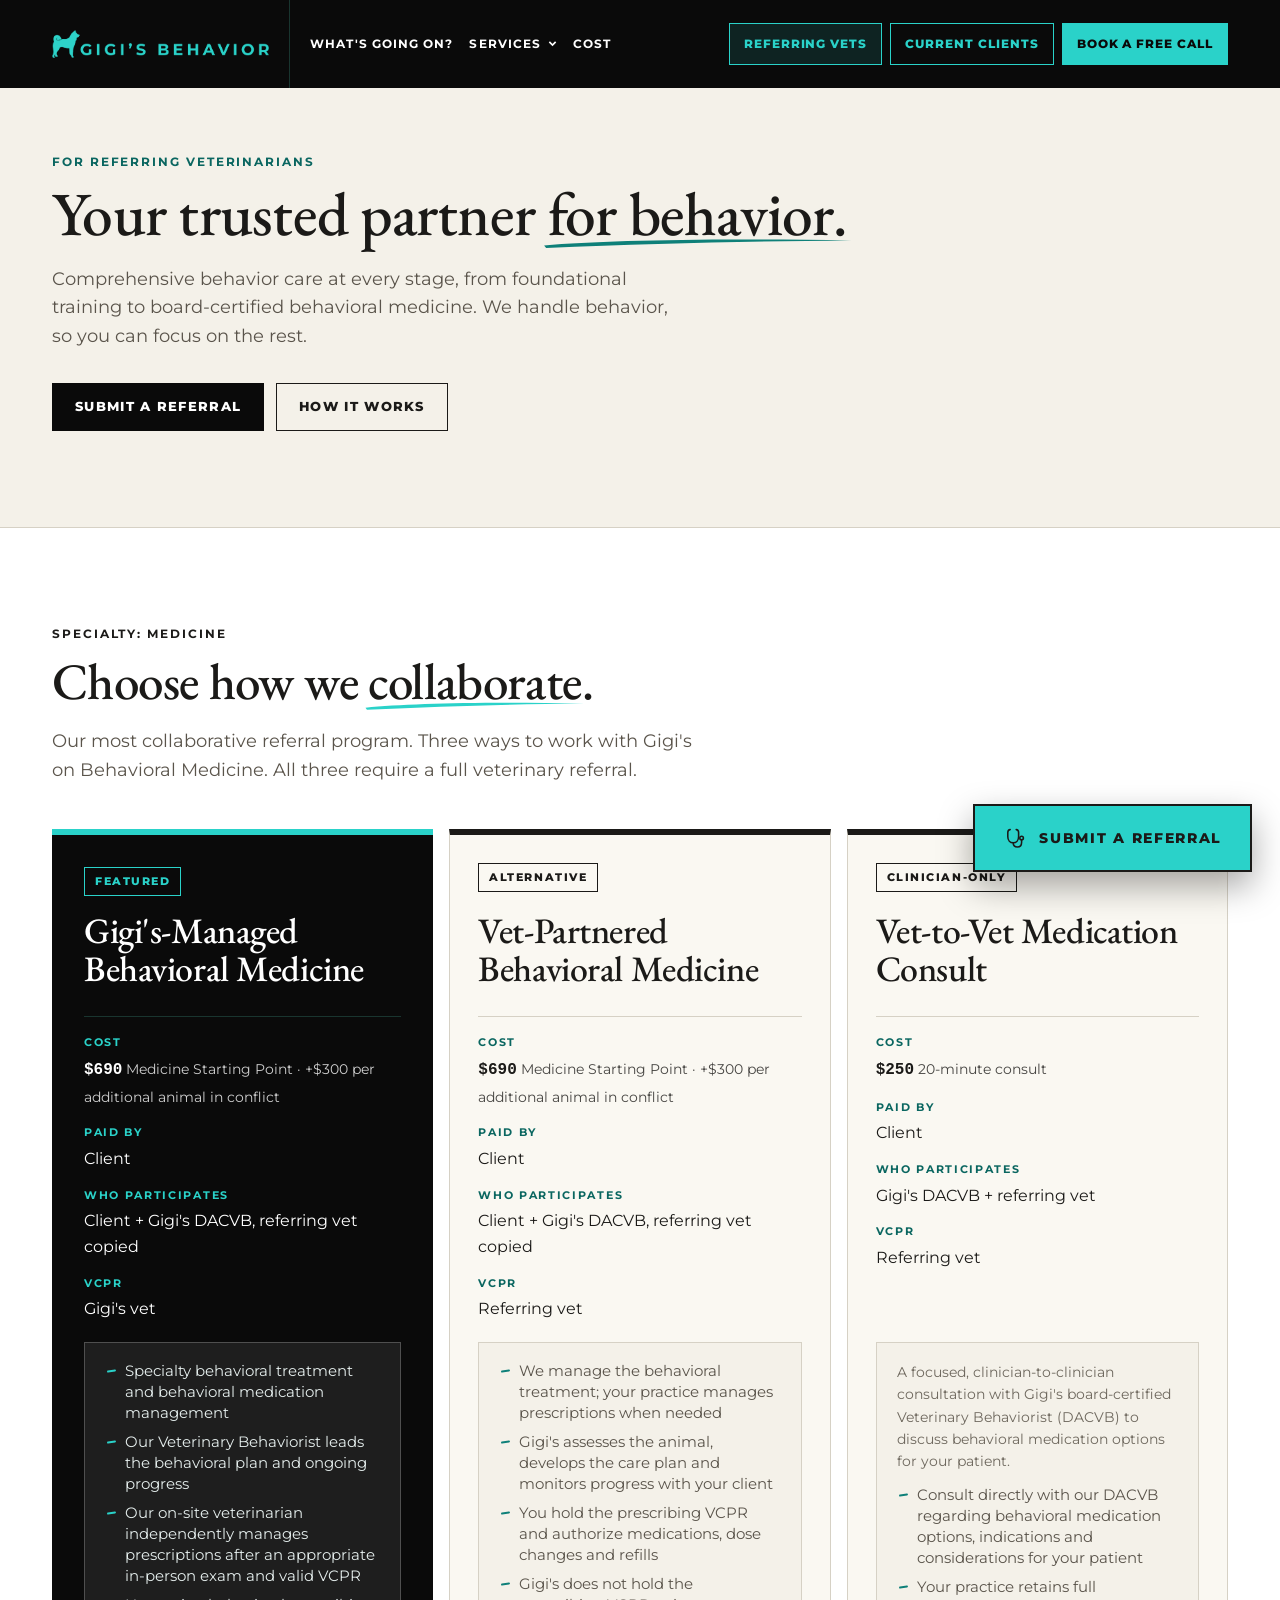
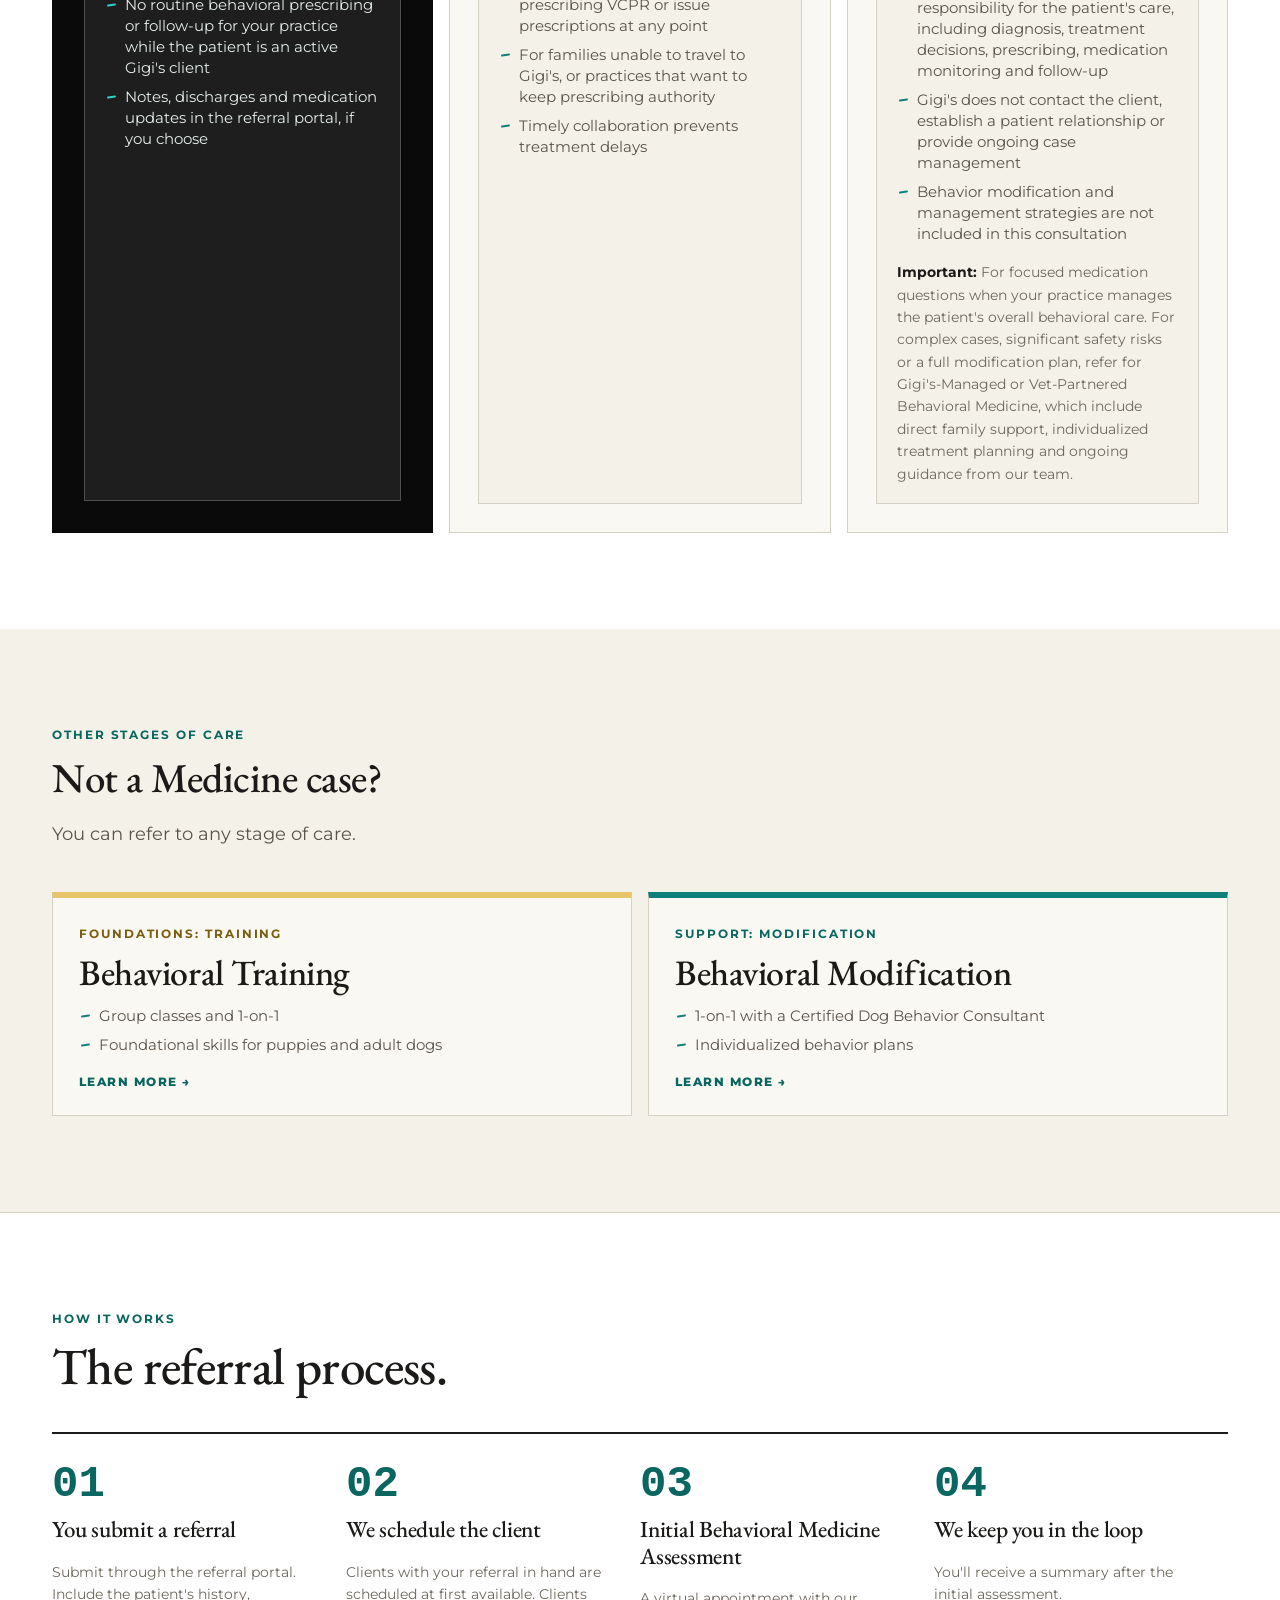
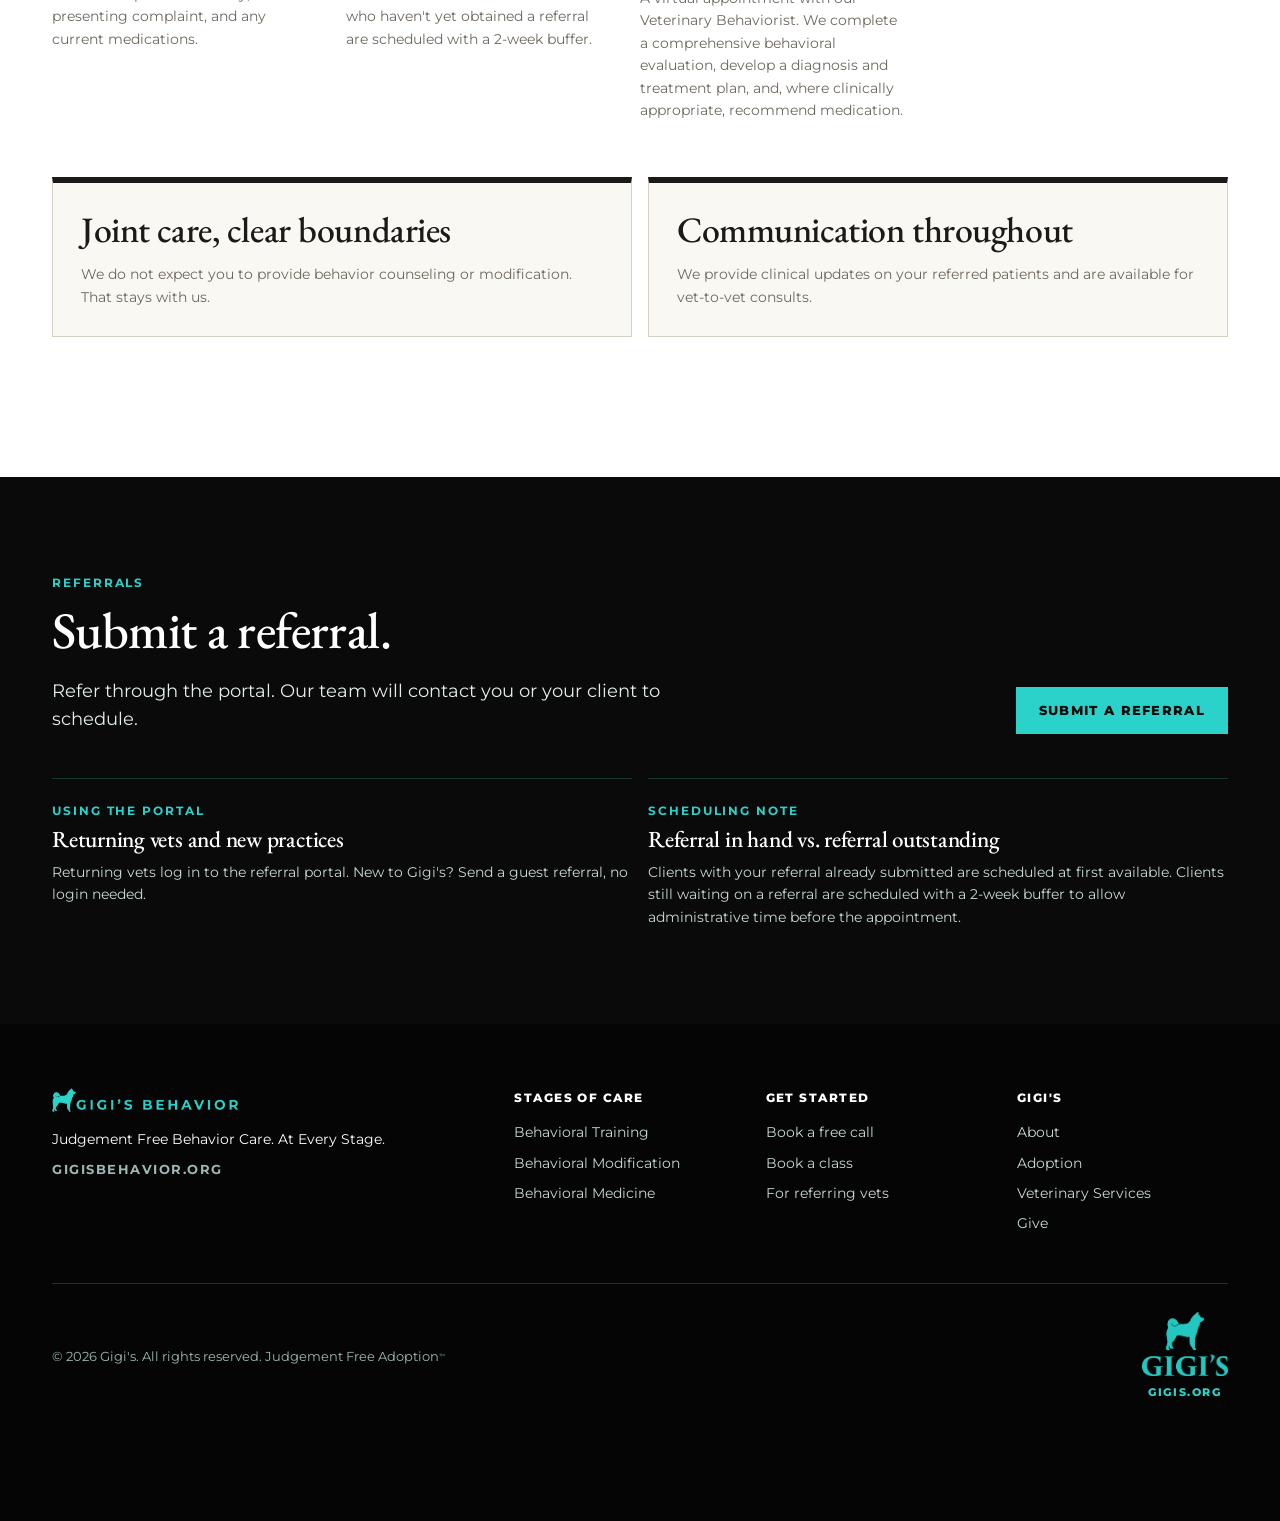
<file: site/referring-vets.html>
<!DOCTYPE html>
<html lang="en">
<head>
<meta charset="UTF-8">
<meta name="viewport" content="width=device-width, initial-scale=1.0">
<title>For Referring Vets | Gigi's Behavior</title>
<meta name="description" content="Refer a patient to Gigi's Behavior for Training, Modification or specialty behavioral medicine with a board-certified Veterinary Behaviorist. Judgement Free Behavior Care. At Every Stage.">
<link rel="canonical" href="https://gigisbehavior.org/referring-vets.html">
<meta property="og:type" content="website">
<meta property="og:site_name" content="Gigi's Behavior">
<meta property="og:title" content="For Referring Vets | Gigi's Behavior">
<meta property="og:description" content="Refer a patient to Gigi's Behavior for Training, Modification or specialty behavioral medicine with a board-certified Veterinary Behaviorist. Judgement Free Behavior Care. At Every Stage.">
<meta property="og:url" content="https://gigisbehavior.org/referring-vets.html">
<meta property="og:image" content="https://gigisbehavior.org/images/medicine-telehealth-gigis.jpg">
<meta name="twitter:card" content="summary_large_image">
<link rel="icon" href="favicon.ico" sizes="any">
<link rel="icon" type="image/png" sizes="32x32" href="images/icon-32.png">
<link rel="apple-touch-icon" href="images/apple-touch-icon.png">
<meta name="theme-color" content="#0A0A0A">
<link rel="preconnect" href="https://fonts.googleapis.com">
<link rel="preconnect" href="https://fonts.gstatic.com" crossorigin>
<link rel="stylesheet" href="https://fonts.googleapis.com/css2?family=EB+Garamond:ital,wght@0,400;0,500;0,600;1,400&amp;family=Gluten:wght@100..900&amp;family=Montserrat:wght@400;500;600;700;800&amp;display=swap">
<link rel="stylesheet" href="gbs-site.css?v=20261124tr9">
</head>
<body>
<a class="skip-link" href="#main">Skip to content</a>
<header id="nav" class="nav2">
  <div class="wrap nav-in">
    <a class="nav-logo" href="index.html" aria-label="Gigi's Behavior home"><img src="images/gigis-behavior-logo-teal.png" alt="Gigi's Behavior" width="171" height="22"></a>
    <nav class="nav-links" aria-label="Main">
            <a class="nl2" href="index.html#concerns">What's going on?</a>
      <div class="dd-wrap" id="dd-svc"><button class="nl2" type="button" aria-expanded="false">Services <svg class="car" aria-hidden="true" viewBox="0 0 10 10" fill="none" stroke="currentColor" stroke-width="1.8"><path d="M1.5 3.2 L5 6.8 L8.5 3.2"/></svg></button>
        <div class="ddp"><div><p class="dd-k">Stages of care</p><div class="dd-svc"><a class="dd-s" href="training.html" style="border-top-color: var(--butter)"><span class="dd-eb" style="color: var(--butter)">Foundations: Training</span><strong>Behavioral Training</strong><span class="dd-d">Skills and confidence in classes and 1-on-1. Think of it as your dog's <b class="dd-an">life coach</b>.</span></a><a class="dd-s" href="modification.html" style="border-top-color: var(--teal-deep)"><span class="dd-eb" style="color: var(--teal-text)">Support: Modification</span><strong>Behavioral Modification</strong><span class="dd-d">A guided plan with a Certified Dog Behavior Consultant. Think of it as your dog's <b class="dd-an">therapist</b>.</span></a><a class="dd-s" href="medicine.html" style="border-top-color: #fff"><span class="dd-eb" style="color: #fff">Specialty: Medicine</span><strong>Behavioral Medicine</strong><span class="dd-d">Diagnosis and medication support with our Veterinary Behaviorist. Think of it as your animal's <b class="dd-an">psychiatrist</b>.</span></a></div></div><div class="dd-call"><svg aria-hidden="true" viewBox="0 0 40 40" fill="none" stroke="#E8C46B" stroke-width="3.2" stroke-linecap="round" stroke-linejoin="round" style="position: absolute; right: 18px; top: 14px; width: 26px; height: 26px"><path d="M21.8 4.6 C 21 10, 19 15, 19.8 21 C 20.4 26, 18.6 30, 18.9 35.2"/><path d="M5.8 14.4 C 11 15.4, 15.6 19.4, 21 20.6 C 26 21.8, 30 24.2, 34.6 25.2"/><path d="M31.6 9.4 C 28 13, 24.6 17.6, 20 21.4 C 16 24.8, 13.4 28.4, 9.6 31.2"/></svg><p class="dd-call-h">Not sure where to start?</p><p class="dd-call-p">Book a free 15-minute call with our Client Success Manager.</p><a class="btn btn-teal" href="index.html#cta-band">Book a free call</a></div></div></div>
      <a class="nl2" href="pricing.html">Cost</a>
    </nav>
    <div class="nav-btns"><a class="btn btn-line-teal nav-sec" href="referring-vets.html" aria-current="page">Referring Vets</a><a class="btn btn-line-teal nav-sec" href="client-portal.html">Current Clients</a><a class="btn btn-teal nav-cta" href="index.html#cta-band">Book a free call</a></div>
    <button class="nav-burger" type="button" aria-expanded="false" aria-controls="nav-menu" aria-label="Open menu"><span></span><span></span><span></span></button>
  </div>
  <nav id="nav-menu" class="nav-menu m2" aria-label="Menu" hidden>
        <a class="m-top" href="index.html#concerns">What's going on?</a>
    <button class="m-top" type="button" aria-expanded="false" aria-controls="m-svc">Services <span class="pm" aria-hidden="true">+</span></button>
    <div class="m-sub" id="m-svc" hidden><a href="training.html"><span><small style="color: var(--butter)">Foundations: Training</small>Behavioral Training</span></a><a href="modification.html"><span><small style="color: var(--teal)">Support: Modification</small>Behavioral Modification</span></a><a href="medicine.html"><span><small style="color: #fff">Specialty: Medicine</small>Behavioral Medicine</span></a></div>
    <a class="m-top" href="pricing.html">Cost</a>
    <div class="m-sec"><a class="btn btn-line-teal" href="referring-vets.html">Referring Vets</a><a class="btn btn-line-teal" href="client-portal.html">Current Clients</a></div>
    <div class="m-call"><a class="btn btn-teal" href="index.html#cta-band">Book a free call</a></div>
  </nav>
</header>
<main id="main">

<section id="hero" class="hero">
  <div class="wrap">
    <p class="eyebrow">For Referring Veterinarians</p>
    <h1 class="h1-sm">Your trusted partner <span class="mk"><svg aria-hidden="true" viewBox="0 0 300 24" preserveAspectRatio="none"><path d="M2 17 C 60 9, 160 5, 298 9 C 200 10, 110 14, 4 21 Z" fill="#0E8079"/></svg><span>for behavior.</span></span></h1>
    <p class="lede">Comprehensive behavior care at every stage, from foundational training to board-certified behavioral medicine. We handle behavior, so you can focus on the rest.</p>
    <div class="btns"><a class="btn btn-black" href="https://gigis.rvetlink.com/referral/new" data-portal-link>Submit a referral</a><a class="btn btn-line-dark" href="#process">How it works</a></div>
  </div>
</section>

<section id="models" class="band on-white rule-top">
  <div class="wrap">
    <p class="eyebrow lab-med">Specialty: Medicine</p>
    <h2 class="h2">Choose how we <span class="mk"><svg aria-hidden="true" viewBox="0 0 300 24" preserveAspectRatio="none"><path d="M2 17 C 60 9, 160 5, 298 9 C 200 10, 110 14, 4 21 Z" fill="#2AD2C9"/></svg><span>collaborate</span></span>.</h2>
    <p class="lede">Our most collaborative referral program. Three ways to work with Gigi's on Behavioral Medicine. All three require a full veterinary referral.</p>
    <div class="grid g3 mt-l models-grid">
      <div class="card-black flex-card" style="border-top: 6px solid var(--teal)"><p><span class="chip" style="color: var(--teal)">Featured</span></p><p class="h3 mt-s">Gigi's-Managed Behavioral Medicine</p><div class="model-foot" style="margin-top: 20px; padding-top: 18px; border-top: 1px solid var(--n700); display: grid; grid-template-columns: auto 1fr; gap: 6px 16px; align-items: baseline"><div class="mf-item mf-wide"><span class="eyebrow" style="margin: 0; color: var(--teal)">Cost</span><span style="color: #fff"><span class="data" style="font-weight: 700">$690</span> <span class="small" style="opacity: .8">Medicine Starting Point · +$300 per additional animal in conflict</span></span></div><div class="mf-item"><span class="eyebrow" style="margin: 0; color: var(--teal)">Paid by</span><span style="color: #fff">Client</span></div><div class="mf-item mf-wide"><span class="eyebrow" style="margin: 0; color: var(--teal)">Who participates</span><span style="color: #fff">Client + Gigi's DACVB, referring vet copied</span></div><div class="mf-item"><span class="eyebrow" style="margin: 0; color: var(--teal)">VCPR</span><span style="color: #fff">Gigi's vet</span></div></div><div class="model-desc" style="margin-top: 18px; padding-top: 6px; border-top: 1px solid var(--n700)"><ul class="model-list"><li>Specialty behavioral treatment and behavioral medication management</li><li>Our Veterinary Behaviorist leads the behavioral plan and ongoing progress</li><li>Our on-site veterinarian independently manages prescriptions after an appropriate in-person exam and valid VCPR</li><li>No routine behavioral prescribing or follow-up for your practice while the patient is an active Gigi's client</li><li>Notes, discharges and medication updates in the referral portal, if you choose</li></ul></div></div>
      <div class="card top-med-ink flex-card"><p><span class="chip">Alternative</span></p><p class="h3 mt-s">Vet-Partnered Behavioral Medicine</p><div class="model-foot" style="margin-top: 20px; padding-top: 18px; border-top: 1px solid var(--line); display: grid; grid-template-columns: auto 1fr; gap: 6px 16px; align-items: baseline"><div class="mf-item mf-wide"><span class="eyebrow" style="margin: 0; color: var(--teal-text)">Cost</span><span style="color: var(--ink)"><span class="data" style="font-weight: 700">$690</span> <span class="small" style="opacity: .8">Medicine Starting Point · +$300 per additional animal in conflict</span></span></div><div class="mf-item"><span class="eyebrow" style="margin: 0; color: var(--teal-text)">Paid by</span><span style="color: var(--ink)">Client</span></div><div class="mf-item mf-wide"><span class="eyebrow" style="margin: 0; color: var(--teal-text)">Who participates</span><span style="color: var(--ink)">Client + Gigi's DACVB, referring vet copied</span></div><div class="mf-item"><span class="eyebrow" style="margin: 0; color: var(--teal-text)">VCPR</span><span style="color: var(--ink)">Referring vet</span></div></div><div class="model-desc" style="margin-top: 18px; padding-top: 6px; border-top: 1px solid var(--line)"><ul class="model-list"><li>We manage the behavioral treatment; your practice manages prescriptions when needed</li><li>Gigi's assesses the animal, develops the care plan and monitors progress with your client</li><li>You hold the prescribing VCPR and authorize medications, dose changes and refills</li><li>Gigi's does not hold the prescribing VCPR or issue prescriptions at any point</li><li>For families unable to travel to Gigi's, or practices that want to keep prescribing authority</li><li>Timely collaboration prevents treatment delays</li></ul></div></div>
      <div class="card top-med-ink flex-card"><p><span class="chip">Clinician-only</span></p><p class="h3 mt-s">Vet-to-Vet Medication Consult</p><div class="model-foot" style="margin-top: 20px; padding-top: 18px; border-top: 1px solid var(--line); display: grid; grid-template-columns: auto 1fr; gap: 6px 16px; align-items: baseline"><div class="mf-item mf-wide"><span class="eyebrow" style="margin: 0; color: var(--teal-text)">Cost</span><span style="color: var(--ink)"><span class="data" style="font-weight: 700">$250</span> <span class="small" style="opacity: .8">20-minute consult</span></span></div><div class="mf-item"><span class="eyebrow" style="margin: 0; color: var(--teal-text)">Paid by</span><span style="color: var(--ink)">Client</span></div><div class="mf-item mf-wide"><span class="eyebrow" style="margin: 0; color: var(--teal-text)">Who participates</span><span style="color: var(--ink)">Gigi's DACVB + referring vet</span></div><div class="mf-item"><span class="eyebrow" style="margin: 0; color: var(--teal-text)">VCPR</span><span style="color: var(--ink)">Referring vet</span></div></div><div class="model-desc" style="margin-top: 18px; padding-top: 6px; border-top: 1px solid var(--line)"><p class="small muted mt-s">A focused, clinician-to-clinician consultation with Gigi's board-certified Veterinary Behaviorist (DACVB) to discuss behavioral medication options for your patient.</p><ul class="model-list"><li>Consult directly with our DACVB regarding behavioral medication options, indications and considerations for your patient</li><li>Your practice retains full responsibility for the patient's care, including diagnosis, treatment decisions, prescribing, medication monitoring and follow-up</li><li>Gigi's does not contact the client, establish a patient relationship or provide ongoing case management</li><li>Behavior modification and management strategies are not included in this consultation</li></ul><p class="small muted mt-s"><strong style="color: var(--ink)">Important:</strong> For focused medication questions when your practice manages the patient's overall behavioral care. For complex cases, significant safety risks or a full modification plan, refer for Gigi's-Managed or Vet-Partnered Behavioral Medicine, which include direct family support, individualized treatment planning and ongoing guidance from our team.</p></div></div>
    </div>
  </div>
</section>

<section id="stage-lines" class="band">
  <div class="wrap">
    <p class="eyebrow">Other stages of care</p>
    <h2 class="h2-sm">Not a Medicine case?</h2>
    <p class="lede">You can refer to any stage of care.</p>
    <div class="grid g2 vet-stages mt-l">
      <a class="vs-card" href="training.html" style="border-top-color: var(--butter)"><p class="eyebrow lab-train" style="margin: 0">Foundations: Training</p><p class="h3">Behavioral Training</p><ul class="vs-list"><li>Group classes and 1-on-1</li><li>Foundational skills for puppies and adult dogs</li></ul><span class="go">Learn more</span></a>
      <a class="vs-card" href="modification.html" style="border-top-color: var(--teal-deep)"><p class="eyebrow lab-mod" style="margin: 0">Support: Modification</p><p class="h3">Behavioral Modification</p><ul class="vs-list"><li>1-on-1 with a Certified Dog Behavior Consultant</li><li>Individualized behavior plans</li></ul><span class="go">Learn more</span></a>
    </div>
  </div>
</section>

<section id="process" class="band rule-top on-white">
  <div class="wrap">
    <p class="eyebrow">How it works</p>
    <h2 class="h2" style="margin-bottom: 40px">The referral process.</h2>
    <div class="steps">
      <div><span class="num-lg">01</span><h3 class="h4">You submit a referral</h3><p class="muted small">Submit through the referral portal. Include the patient's history, presenting complaint, and any current medications.</p></div>
      <div><span class="num-lg">02</span><h3 class="h4">We schedule the client</h3><p class="muted small">Clients with your referral in hand are scheduled at first available. Clients who haven't yet obtained a referral are scheduled with a 2-week buffer.</p></div>
      <div><span class="num-lg">03</span><h3 class="h4">Initial Behavioral Medicine Assessment</h3><p class="muted small">A virtual appointment with our Veterinary Behaviorist. We complete a comprehensive behavioral evaluation, develop a diagnosis and treatment plan, and, where clinically appropriate, recommend medication.</p></div>
      <div><span class="num-lg">04</span><h3 class="h4">We keep you in the loop</h3><p class="muted small">You'll receive a summary after the initial assessment.</p></div>
    </div>
    <div class="grid g2" style="margin-top: 48px">
      <div class="card top-med-ink"><p class="h3">Joint care, clear boundaries</p><p class="small muted mt-s">We do not expect you to provide behavior counseling or modification. That stays with us.</p></div>
      <div class="card top-med-ink"><p class="h3">Communication throughout</p><p class="small muted mt-s">We provide clinical updates on your referred patients and are available for vet-to-vet consults.</p></div>
    </div>
    <div class="mt-l"></div>
  </div>
</section>

<section id="refer" class="band on-black">
  <div class="wrap">
    <div class="head-row">
      <div><p class="eyebrow">Referrals</p><h2 class="h2">Submit a referral.</h2><p class="lede">Refer through the portal. Our team will contact you or your client to schedule.</p></div>
      <a class="btn btn-teal" href="https://gigis.rvetlink.com/referral/new" data-portal-link>Submit a referral</a>
    </div>
    <div class="grid g2 mt-l refer-notes">
      <div><p class="eyebrow" style="margin-bottom: 6px">Using the portal</p><p class="h4">Returning vets and new practices</p><p class="small muted mt-s">Returning vets log in to the referral portal. New to Gigi's? Send a guest referral, no login needed.</p></div>
      <div><p class="eyebrow" style="margin-bottom: 6px">Scheduling note</p><p class="h4">Referral in hand vs. referral outstanding</p><p class="small muted mt-s">Clients with your referral already submitted are scheduled at first available. Clients still waiting on a referral are scheduled with a 2-week buffer to allow administrative time before the appointment.</p></div>
    </div>
  </div>
</section>

</main>
<aside aria-label="Referral shortcut"><a class="ref-tab" href="https://gigis.rvetlink.com/referral/new" data-portal-link><svg aria-hidden="true" viewBox="0 0 40 40" fill="none" stroke="currentColor" stroke-width="2.6" stroke-linecap="round" stroke-linejoin="round"><path d="M12 6 C 9 6, 8 8, 8 11 L 8 18 C 8 24, 12 28, 17 28 C 22 28, 26 24, 26 18 L 26 11 C 26 8, 25 6, 22 6"/><path d="M17 28 C 17 33, 20 35, 24 35 C 28 35, 31 32, 31 27 L 31 23"/><circle cx="31" cy="20" r="3"/></svg>Submit a referral</a></aside>
<footer id="footer">
  <div class="wrap">
    <div class="ft-grid">
      <div>
        <img class="ft-logo" src="images/gigis-behavior-logo-teal.png" alt="Gigi's Behavior" width="186" height="24">
        <p style="margin-top: 16px; color: #fff">Judgement Free Behavior Care. At Every Stage.</p>
        <p class="tiny" style="margin-top: 10px; letter-spacing: 0.12em; font-weight: 700; color: var(--n300)">GIGISBEHAVIOR.ORG</p>
      </div>
      <div><strong>Stages of care</strong><div class="ft-links"><a href="training.html">Behavioral Training</a><a href="modification.html">Behavioral Modification</a><a href="medicine.html">Behavioral Medicine</a></div></div>
      <div><strong>Get started</strong><div class="ft-links"><a href="index.html#cta-band">Book a free call</a><a href="#" data-quiz-trigger="training">Book a class</a><a href="referring-vets.html">For referring vets</a></div></div>
      <div><strong>Gigi's</strong><div class="ft-links"><a href="https://gigis.org" target="_blank" rel="noopener">About</a><a href="https://gigis.org/adopt-a-dog" target="_blank" rel="noopener">Adoption</a><a href="https://gigis.org/rescue-vet-services-1" target="_blank" rel="noopener">Veterinary Services</a><a href="https://gigis.givecloud.co/fundraising/forms/8NDR96EK" target="_blank" rel="noopener">Give</a></div></div>
    </div>
    <div class="ft-bottom">
      <p>&copy; 2026 Gigi's. All rights reserved. Judgement Free Adoption<span class="tm">&trade;</span></p>
      <a class="ft-parent" href="https://gigis.org"><img src="images/gigis-logo-teal.png" alt="Gigi's" width="86" height="64">GIGIS.ORG</a>
    </div>
  </div>
</footer>
<script src="gbs-vet-modal.js?v=20261109c"></script>
<script src="gbs-call-modal.js?v=20261124tg"></script>
<script src="gbs-class-quiz.js?v=20261124one"></script>
<script>
(function () {
  var b = document.querySelector('.nav-burger'), m = document.getElementById('nav-menu');
  if (b && m) {
    b.addEventListener('click', function () {
      var open = b.getAttribute('aria-expanded') === 'true';
      b.setAttribute('aria-expanded', String(!open));
      b.setAttribute('aria-label', open ? 'Open menu' : 'Close menu');
      m.hidden = open;
    });
    m.addEventListener('click', function (e) {
      if (e.target.closest('a')) { b.setAttribute('aria-expanded', 'false'); b.setAttribute('aria-label', 'Open menu'); m.hidden = true; }
    });
  }
  var bar = document.getElementById('stage-bar-wrap'), hero = document.querySelector('.hero');
  function check() {
    var limit = hero ? hero.offsetTop + hero.offsetHeight - 80 : 300;
    if (window.scrollY > limit) bar.classList.add('visible'); else bar.classList.remove('visible');
  }
  if (bar) { window.addEventListener('scroll', check, { passive: true }); check(); }
})();
</script>
<script>
(function () {
  var wraps = document.querySelectorAll('.dd-wrap');
  function closeAll(except) { wraps.forEach(function (w) { if (w !== except) { w.classList.remove('open'); w.querySelector('.nl2').setAttribute('aria-expanded', 'false'); } }); }
  wraps.forEach(function (w) {
    var btn = w.querySelector('.nl2');
    btn.addEventListener('click', function (e) { e.stopPropagation(); var o = !w.classList.contains('open'); closeAll(w); w.classList.toggle('open', o); btn.setAttribute('aria-expanded', String(o)); });
  });
  document.addEventListener('click', function (e) { if (!e.target.closest('.ddp')) closeAll(); });
  document.addEventListener('keydown', function (e) { if (e.key === 'Escape') closeAll(); });
  document.querySelectorAll('.m-top[aria-controls]').forEach(function (t) {
    t.addEventListener('click', function () { var p = document.getElementById(t.getAttribute('aria-controls')), o = t.getAttribute('aria-expanded') !== 'true'; t.setAttribute('aria-expanded', String(o)); p.hidden = !o; t.querySelector('.pm').textContent = o ? '\u2212' : '+'; });
  });
})();
</script>
</body>
</html>
</file>
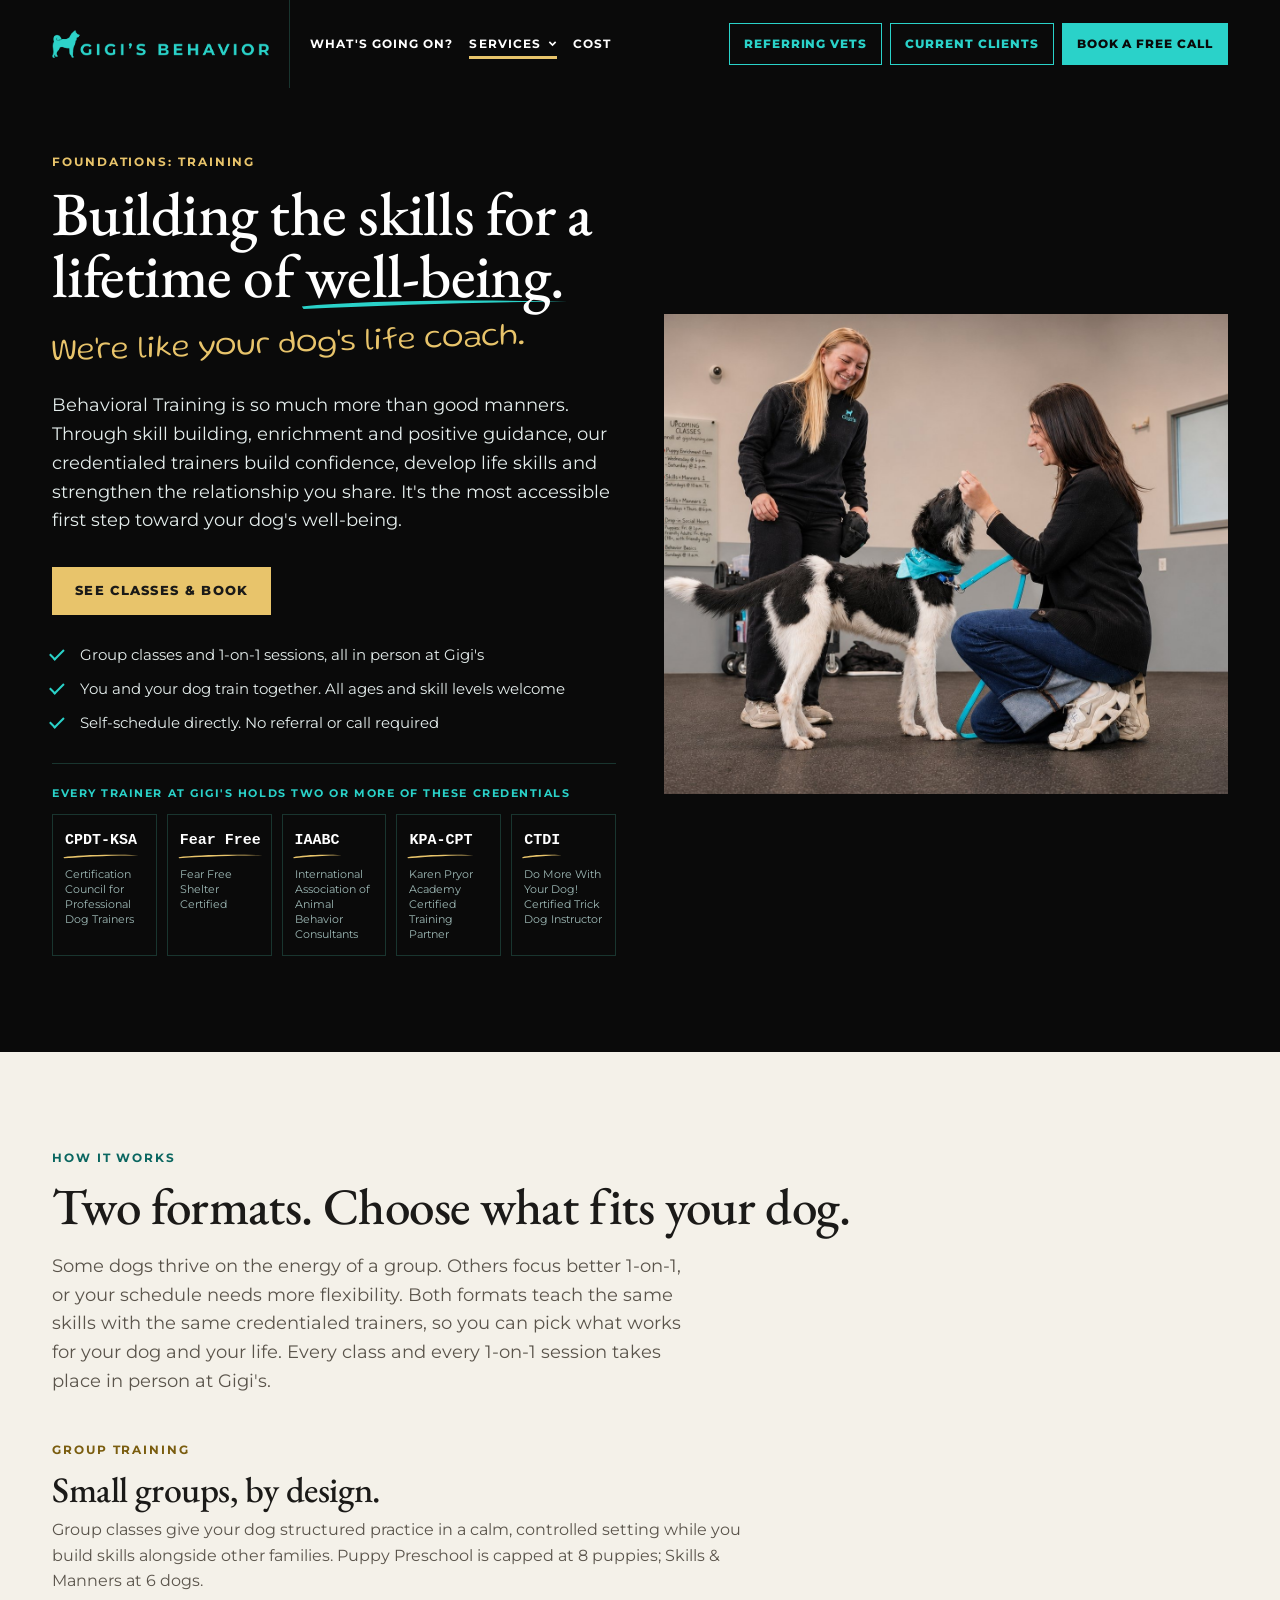
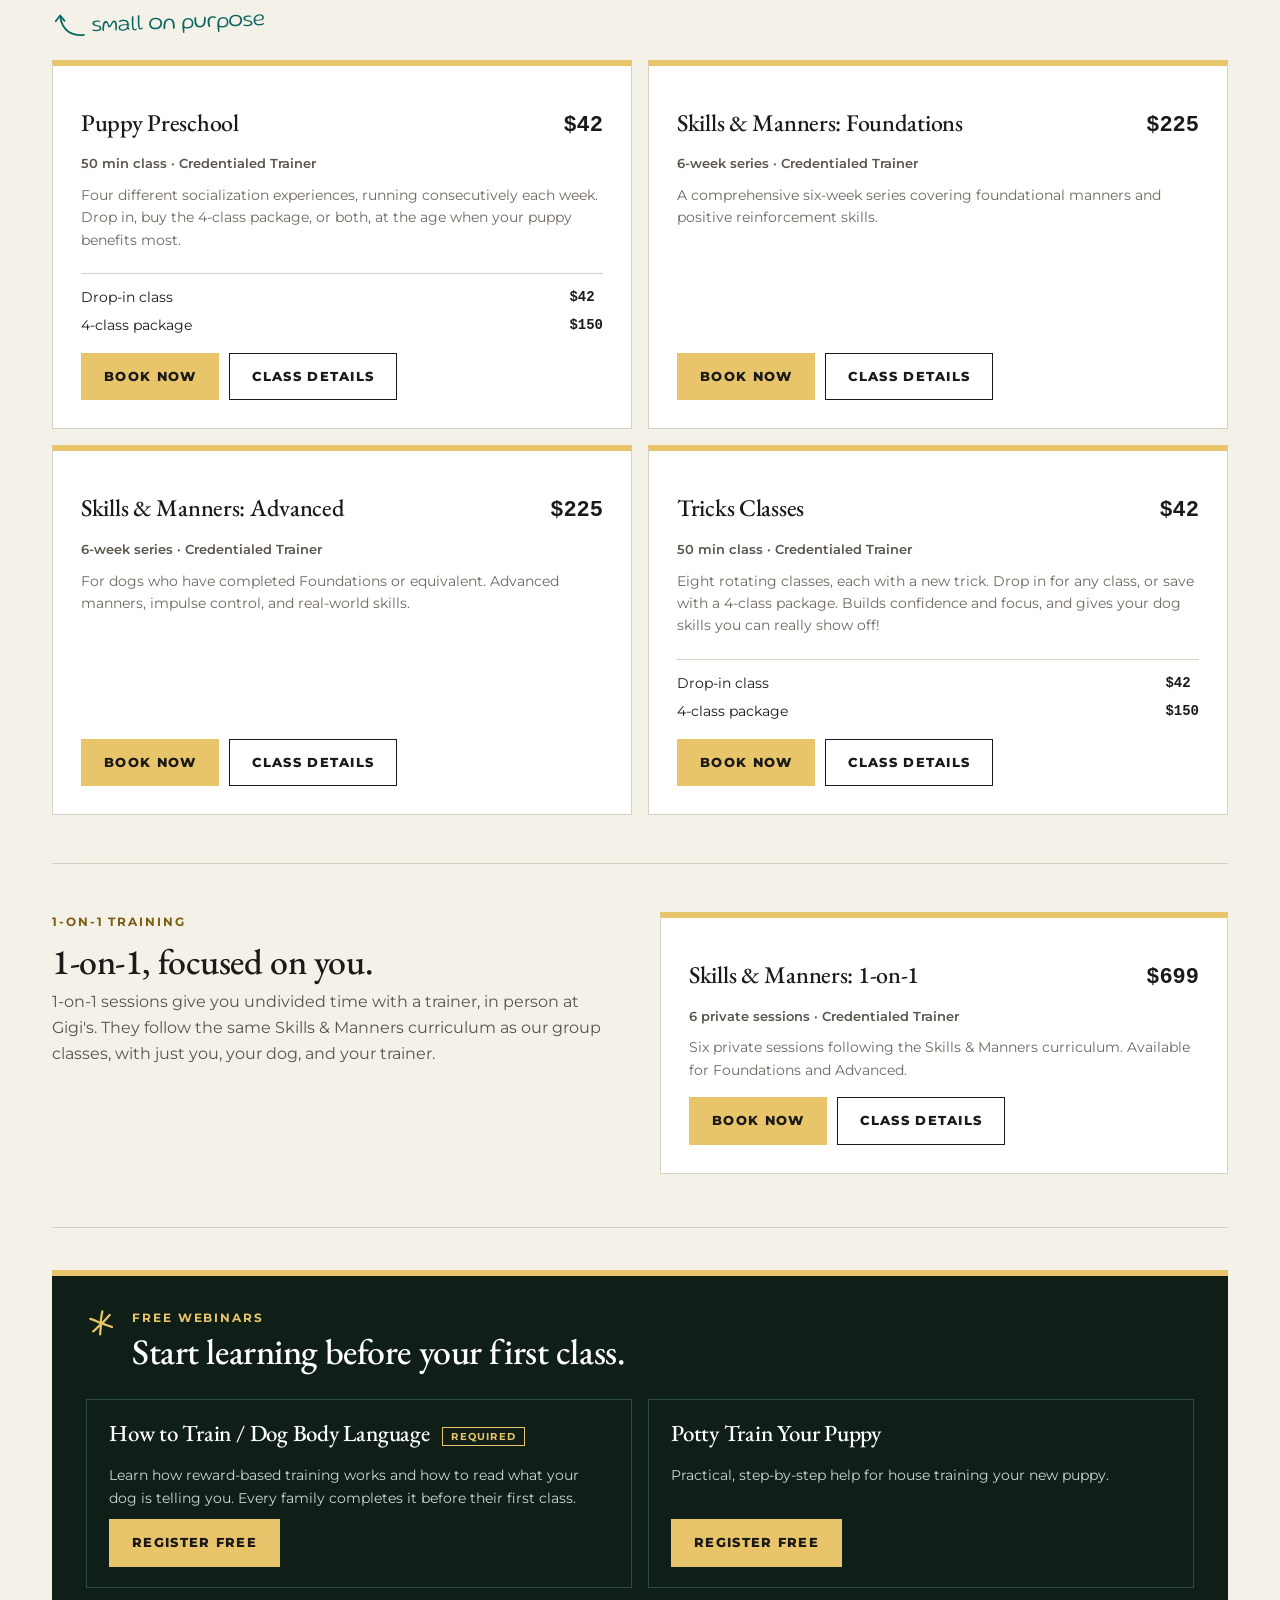
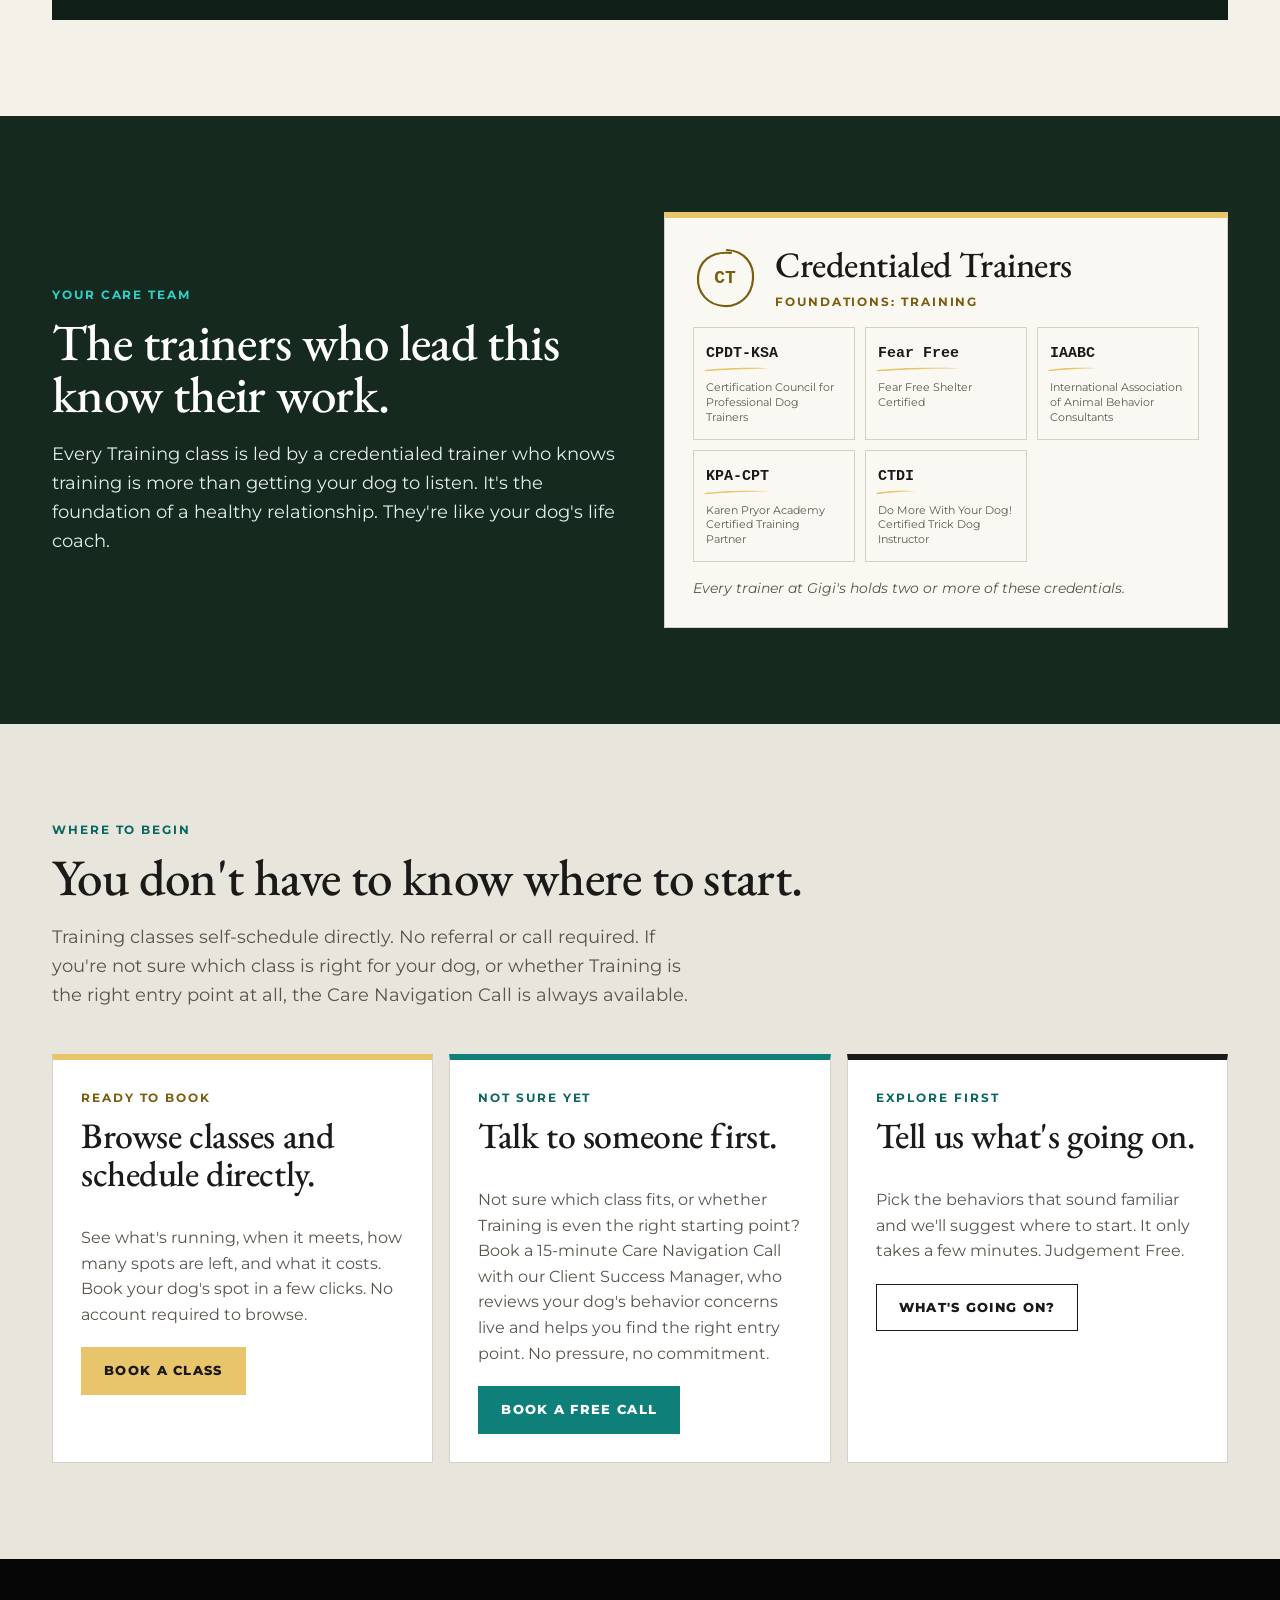
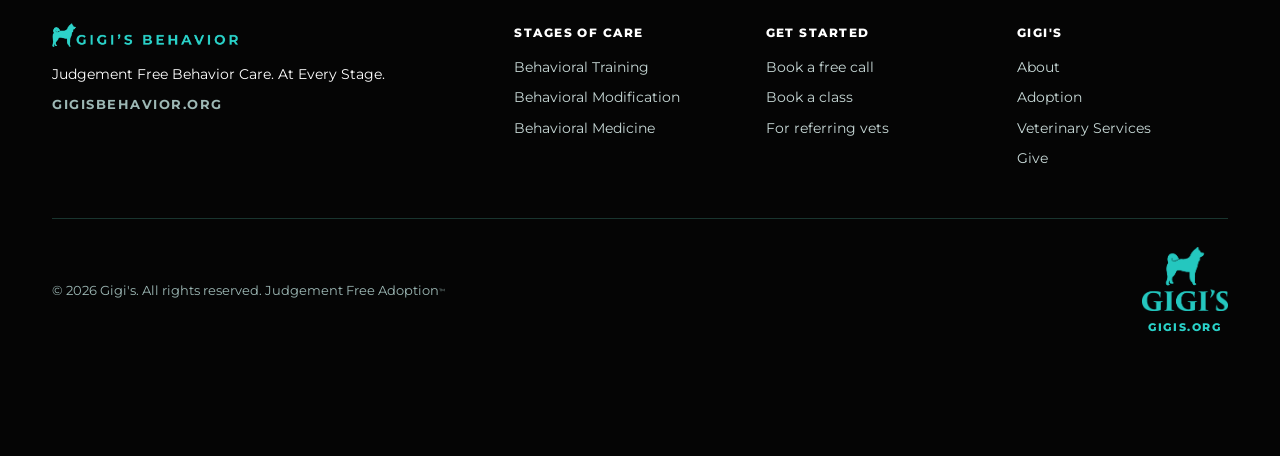
<file: site/training.html>
<!DOCTYPE html>
<html lang="en">
<head>
<meta charset="UTF-8">
<meta name="viewport" content="width=device-width, initial-scale=1.0">
<title>Behavioral Training | Gigi's Behavior</title>
<meta name="description" content="Group classes and 1-on-1 training with Credentialed Trainers at Gigi's. Classes from $42. Judgement Free Behavior Care. At Every Stage.">
<link rel="canonical" href="https://gigisbehavior.org/training.html">
<meta property="og:type" content="website">
<meta property="og:site_name" content="Gigi's Behavior">
<meta property="og:title" content="Behavioral Training | Gigi's Behavior">
<meta property="og:description" content="Group classes and 1-on-1 training with Credentialed Trainers at Gigi's. Classes from $42. Judgement Free Behavior Care. At Every Stage.">
<meta property="og:url" content="https://gigisbehavior.org/training.html">
<meta property="og:image" content="https://gigisbehavior.org/images/training-family-v2.jpg">
<meta name="twitter:card" content="summary_large_image">
<link rel="icon" href="favicon.ico" sizes="any">
<link rel="icon" type="image/png" sizes="32x32" href="images/icon-32.png">
<link rel="apple-touch-icon" href="images/apple-touch-icon.png">
<meta name="theme-color" content="#0A0A0A">
<link rel="preconnect" href="https://fonts.googleapis.com">
<link rel="preconnect" href="https://fonts.gstatic.com" crossorigin>
<link rel="stylesheet" href="https://fonts.googleapis.com/css2?family=EB+Garamond:ital,wght@0,400;0,500;0,600;1,400&amp;family=Gluten:wght@100..900&amp;family=Montserrat:wght@400;500;600;700;800&amp;display=swap">
<link rel="stylesheet" href="gbs-site.css?v=20261124tr9">
</head>
<body>
<a class="skip-link" href="#main">Skip to content</a>
<header id="nav" class="nav2">
  <div class="wrap nav-in">
    <a class="nav-logo" href="index.html" aria-label="Gigi's Behavior home"><img src="images/gigis-behavior-logo-teal.png" alt="Gigi's Behavior" width="171" height="22"></a>
    <nav class="nav-links" aria-label="Main">
            <a class="nl2" href="index.html#concerns">What's going on?</a>
      <div class="dd-wrap" id="dd-svc"><button class="nl2 is-active" type="button" aria-expanded="false">Services <svg class="car" aria-hidden="true" viewBox="0 0 10 10" fill="none" stroke="currentColor" stroke-width="1.8"><path d="M1.5 3.2 L5 6.8 L8.5 3.2"/></svg></button>
        <div class="ddp"><div><p class="dd-k">Stages of care</p><div class="dd-svc"><a class="dd-s" href="training.html" style="border-top-color: var(--butter)" aria-current="page"><span class="dd-eb" style="color: var(--butter)">Foundations: Training</span><strong>Behavioral Training</strong><span class="dd-d">Skills and confidence in classes and 1-on-1. Think of it as your dog's <b class="dd-an">life coach</b>.</span></a><a class="dd-s" href="modification.html" style="border-top-color: var(--teal-deep)"><span class="dd-eb" style="color: var(--teal-text)">Support: Modification</span><strong>Behavioral Modification</strong><span class="dd-d">A guided plan with a Certified Dog Behavior Consultant. Think of it as your dog's <b class="dd-an">therapist</b>.</span></a><a class="dd-s" href="medicine.html" style="border-top-color: #fff"><span class="dd-eb" style="color: #fff">Specialty: Medicine</span><strong>Behavioral Medicine</strong><span class="dd-d">Diagnosis and medication support with our Veterinary Behaviorist. Think of it as your animal's <b class="dd-an">psychiatrist</b>.</span></a></div></div><div class="dd-call"><svg aria-hidden="true" viewBox="0 0 40 40" fill="none" stroke="#E8C46B" stroke-width="3.2" stroke-linecap="round" stroke-linejoin="round" style="position: absolute; right: 18px; top: 14px; width: 26px; height: 26px"><path d="M21.8 4.6 C 21 10, 19 15, 19.8 21 C 20.4 26, 18.6 30, 18.9 35.2"/><path d="M5.8 14.4 C 11 15.4, 15.6 19.4, 21 20.6 C 26 21.8, 30 24.2, 34.6 25.2"/><path d="M31.6 9.4 C 28 13, 24.6 17.6, 20 21.4 C 16 24.8, 13.4 28.4, 9.6 31.2"/></svg><p class="dd-call-h">Not sure where to start?</p><p class="dd-call-p">Book a free 15-minute call with our Client Success Manager.</p><a class="btn btn-teal" href="index.html#cta-band">Book a free call</a></div></div></div>
      <a class="nl2" href="pricing.html">Cost</a>
    </nav>
    <div class="nav-btns"><a class="btn btn-line-teal nav-sec" href="referring-vets.html">Referring Vets</a><a class="btn btn-line-teal nav-sec" href="client-portal.html">Current Clients</a><a class="btn btn-teal nav-cta" href="#where-to-start">Book a free call</a></div>
    <button class="nav-burger" type="button" aria-expanded="false" aria-controls="nav-menu" aria-label="Open menu"><span></span><span></span><span></span></button>
  </div>
  <nav id="nav-menu" class="nav-menu m2" aria-label="Menu" hidden>
        <a class="m-top" href="index.html#concerns">What's going on?</a>
    <button class="m-top is-active" type="button" aria-expanded="true" aria-controls="m-svc">Services <span class="pm" aria-hidden="true">&minus;</span></button>
    <div class="m-sub" id="m-svc"><a href="training.html" aria-current="page"><span><small style="color: var(--butter)">Foundations: Training</small>Behavioral Training</span></a><a href="modification.html"><span><small style="color: var(--teal)">Support: Modification</small>Behavioral Modification</span></a><a href="medicine.html"><span><small style="color: #fff">Specialty: Medicine</small>Behavioral Medicine</span></a></div>
    <a class="m-top" href="pricing.html">Cost</a>
    <div class="m-sec"><a class="btn btn-line-teal" href="referring-vets.html">Referring Vets</a><a class="btn btn-line-teal" href="client-portal.html">Current Clients</a></div>
    <div class="m-call"><a class="btn btn-teal" href="index.html#cta-band">Book a free call</a></div>
  </nav>
</header>
<main id="main">

<section id="hero" class="hero on-black">
  <div class="wrap split">
    <div>
      <p class="eyebrow lab-train">Foundations: Training</p>
      <h1 class="h1-sm">Building the skills for a lifetime of <span class="mk"><svg aria-hidden="true" viewBox="0 0 300 24" preserveAspectRatio="none"><path d="M2 17 C 60 9, 160 5, 298 9 C 200 10, 110 14, 4 21 Z" fill="#2AD2C9"/></svg><span>well-being.</span></span></h1>
      <p class="analogy">We're like your dog's life coach.</p>
      <p class="lede">Behavioral Training is so much more than good manners. Through skill building, enrichment and positive guidance, our credentialed trainers build confidence, develop life skills and strengthen the relationship you share. It's the most accessible first step toward your dog's well-being.</p>
      <div class="btns"><a class="btn btn-butter" href="#classes">See classes &amp; book</a></div>
      <ul class="ticks mt-m" style="color: var(--n100); font-size: 15px">
        <li>Group classes and 1-on-1 sessions, all in person at Gigi's</li>
        <li>You and your dog train together. All ages and skill levels welcome</li>
        
        <li>Self-schedule directly. No referral or call required</li>
      </ul><div class="cred-wrap"><p class="cred-h">Every trainer at Gigi's holds two or more of these credentials</p><div class="cred-row"><a class="cred" href="https://www.ccpdt.org/certification/dog-trainer-certification/" target="_blank" rel="noopener"><span class="cred-a">CPDT-KSA<span class="cred-u"><svg aria-hidden="true" viewBox="0 0 300 24" preserveAspectRatio="none"><path d="M2 17 C 60 9, 160 5, 298 9 C 200 10, 110 14, 4 21 Z" fill="#E8C46B"/></svg></span></span><span class="cred-n">Certification Council for Professional Dog Trainers</span></a><a class="cred" href="https://fearfreeshelters.com/" target="_blank" rel="noopener"><span class="cred-a">Fear Free<span class="cred-u"><svg aria-hidden="true" viewBox="0 0 300 24" preserveAspectRatio="none"><path d="M2 17 C 60 9, 160 5, 298 9 C 200 10, 110 14, 4 21 Z" fill="#E8C46B"/></svg></span></span><span class="cred-n">Fear Free Shelter Certified</span></a><a class="cred" href="https://iaabc.org/" target="_blank" rel="noopener"><span class="cred-a">IAABC<span class="cred-u"><svg aria-hidden="true" viewBox="0 0 300 24" preserveAspectRatio="none"><path d="M2 17 C 60 9, 160 5, 298 9 C 200 10, 110 14, 4 21 Z" fill="#E8C46B"/></svg></span></span><span class="cred-n">International Association of Animal Behavior Consultants</span></a><a class="cred" href="https://karenpryoracademy.com/ctp/choose-kpa-ctp/" target="_blank" rel="noopener"><span class="cred-a">KPA-CPT<span class="cred-u"><svg aria-hidden="true" viewBox="0 0 300 24" preserveAspectRatio="none"><path d="M2 17 C 60 9, 160 5, 298 9 C 200 10, 110 14, 4 21 Z" fill="#E8C46B"/></svg></span></span><span class="cred-n">Karen Pryor Academy Certified Training Partner</span></a><a class="cred" href="https://domorewithyourdog.com/" target="_blank" rel="noopener"><span class="cred-a">CTDI<span class="cred-u"><svg aria-hidden="true" viewBox="0 0 300 24" preserveAspectRatio="none"><path d="M2 17 C 60 9, 160 5, 298 9 C 200 10, 110 14, 4 21 Z" fill="#E8C46B"/></svg></span></span><span class="cred-n">Do More With Your Dog! Certified Trick Dog Instructor</span></a></div></div>
    </div>
    <div class="ph">
      <img src="images/training-family-v2.jpg" alt="A Gigi's trainer smiles as a family member offers a treat to a black-and-white dog in a teal bandana in the training room at Gigi's" width="1448" height="1086">
    </div>
  </div>
</section>

<section id="how-it-works" class="band">
  <div class="wrap">
    <p class="eyebrow">How it works</p>
    <h2 class="h2">Two formats. Choose what fits your dog.</h2>
    <p class="lede">Some dogs thrive on the energy of a group. Others focus better 1-on-1, or your schedule needs more flexibility. Both formats teach the same skills with the same credentialed trainers, so you can pick what works for your dog and your life. Every class and every 1-on-1 session takes place in person at Gigi's.</p>
    <div id="classes" class="fmt mt-l">
      <div class="fmt-head"><p class="eyebrow lab-train">Group Training</p><h3 class="h3">Small groups, by design.</h3><p class="muted">Group classes give your dog structured practice in a calm, controlled setting while you build skills alongside other families. Puppy Preschool is capped at 8 puppies; Skills &amp; Manners at 6 dogs.</p><p class="vn" aria-hidden="true"><svg viewBox="0 0 50 40" fill="none" stroke="currentColor" stroke-width="2.6" stroke-linecap="round" stroke-linejoin="round" style="width: 34px; height: 28px; flex: 0 0 auto"><path d="M47 33 C 30 35, 15 28, 12 6"/><path d="M5.5 13 L 12 4.5 L 18.5 12.5"/></svg><span>small on purpose</span></p></div>
      <div class="grid fmt-grid">
      <article class="card-white top-train flex-card">
        <div style="display: flex; justify-content: space-between; align-items: baseline; gap: 16px"><h3 class="h3" style="font-size: 24px">Puppy Preschool</h3><p class="price">$42</p></div>
        <p class="meta">50 min class &middot; Credentialed Trainer</p>
        <p class="small muted">Four different socialization experiences, running consecutively each week. Drop in, buy the 4-class package, or both, at the age when your puppy benefits most.</p><div class="pkg"><span>Drop-in class</span><b>$42</b><span>4-class package</span><b>$150</b></div><div class="card-btns"><a class="btn btn-butter" href="https://gigisbehavior.as.me/schedule/f381a863" target="_blank" rel="noopener" data-quiz-trigger="training" data-book-url="https://gigisbehavior.as.me/schedule/f381a863">Book now</a><a class="btn btn-line-dark cls-det" data-class="puppy" href="#">Class details</a></div>
      </article><article class="card-white top-train flex-card">
        <div style="display: flex; justify-content: space-between; align-items: baseline; gap: 16px"><h3 class="h3" style="font-size: 24px">Skills &amp; Manners: Foundations</h3><p class="price">$225</p></div>
        <p class="meta">6-week series &middot; Credentialed Trainer</p>
        <p class="small muted">A comprehensive six-week series covering foundational manners and positive reinforcement skills.</p>
        <div class="card-btns"><a class="btn btn-butter" href="https://gigisbehavior.as.me/schedule/f381a863" target="_blank" rel="noopener" data-quiz-trigger="training" data-book-url="https://gigisbehavior.as.me/schedule/f381a863">Book now</a><a class="btn btn-line-dark cls-det" data-class="foundations" href="#">Class details</a></div>
      </article><article class="card-white top-train flex-card">
        <div style="display: flex; justify-content: space-between; align-items: baseline; gap: 16px"><h3 class="h3" style="font-size: 24px">Skills &amp; Manners: Advanced</h3><p class="price">$225</p></div>
        <p class="meta">6-week series &middot; Credentialed Trainer</p>
        <p class="small muted">For dogs who have completed Foundations or equivalent. Advanced manners, impulse control, and real-world skills.</p>
        <div class="card-btns"><a class="btn btn-butter" href="https://gigisbehavior.as.me/schedule/f381a863" target="_blank" rel="noopener" data-quiz-trigger="training" data-book-url="https://gigisbehavior.as.me/schedule/f381a863">Book now</a><a class="btn btn-line-dark cls-det" data-class="advanced" href="#">Class details</a></div>
      </article><article class="card-white top-train flex-card">
        <div style="display: flex; justify-content: space-between; align-items: baseline; gap: 16px"><h3 class="h3" style="font-size: 24px">Tricks Classes</h3><p class="price">$42</p></div>
        <p class="meta">50 min class &middot; Credentialed Trainer</p>
        <p class="small muted">Eight rotating classes, each with a new trick. Drop in for any class, or save with a 4-class package. Builds confidence and focus, and gives your dog skills you can really show off!</p><div class="pkg"><span>Drop-in class</span><b>$42</b><span>4-class package</span><b>$150</b></div><div class="card-btns"><a class="btn btn-butter" href="https://gigisbehavior.as.me/schedule/f381a863" target="_blank" rel="noopener" data-quiz-trigger="training" data-book-url="https://gigisbehavior.as.me/schedule/f381a863">Book now</a><a class="btn btn-line-dark cls-det" data-class="tricks" href="#">Class details</a></div>
      </article>
      </div>
    </div>
    <div class="fmt fmt-one mt-l">
      <div class="fmt-head"><p class="eyebrow lab-train">1-on-1 Training</p><h3 class="h3">1-on-1, focused on you.</h3><p class="muted">1-on-1 sessions give you undivided time with a trainer, in person at Gigi's. They follow the same Skills &amp; Manners curriculum as our group classes, with just you, your dog, and your trainer.</p></div>
      <article class="card-white top-train flex-card">
        <div style="display: flex; justify-content: space-between; align-items: baseline; gap: 16px"><h3 class="h3" style="font-size: 24px">Skills &amp; Manners: 1-on-1</h3><p class="price">$699</p></div>
        <p class="meta">6 private sessions &middot; Credentialed Trainer</p>
        <p class="small muted">Six private sessions following the Skills &amp; Manners curriculum. Available for Foundations and Advanced.</p>
        <div class="card-btns"><a class="btn btn-butter" href="https://gigisbehavior.as.me/schedule/f381a863" target="_blank" rel="noopener" data-quiz-trigger="training" data-book-url="https://gigisbehavior.as.me/schedule/f381a863">Book now</a><a class="btn btn-line-dark cls-det" data-class="oneonone" href="#">Class details</a></div>
      </article>
    </div>
    <div class="card-dark top-train mt-l webinars">
      <div class="web-head"><svg aria-hidden="true" viewBox="0 0 40 40" fill="none" stroke="#E8C46B" stroke-width="3" stroke-linecap="round" style="width: 30px; height: 30px; flex: 0 0 auto"><path d="M21.8 4.6 C 21 10, 19 15, 19.8 21 C 20.4 26, 18.6 30, 18.9 35.2"/><path d="M5.8 14.4 C 11 15.4, 15.6 19.4, 21 20.6 C 26 21.8, 30 24.2, 34.6 25.2"/><path d="M31.6 9.4 C 28 13, 24.6 17.6, 20 21.4 C 16 24.8, 13.4 28.4, 9.6 31.2"/></svg><div><p class="eyebrow lab-train" style="margin: 0 0 6px">Free webinars</p><p class="h3">Start learning before your first class.</p></div></div>
      <div class="grid g2 mt-m">
        <div class="web-item"><p class="h4">How to Train / Dog Body Language <span class="soon soon-dark">Required</span></p><p class="small muted">Learn how reward-based training works and how to read what your dog is telling you. Every family completes it before their first class.</p><a class="btn btn-butter" href="https://gigisbehavior.as.me/pps" target="_blank" rel="noopener">Register free</a></div>
        <div class="web-item"><p class="h4">Potty Train Your Puppy</p><p class="small muted">Practical, step-by-step help for house training your new puppy.</p><a class="btn btn-butter" href="https://gigisbehavior.as.me/pps" target="_blank" rel="noopener">Register free</a></div>
      </div>
    </div>
  </div>
</section>

<section id="care-team" class="band on-kale">
  <div class="wrap split">
    <div>
      <p class="eyebrow">Your care team</p>
      <h2 class="h2">The trainers who lead this know their work.</h2>
      <p class="lede">Every Training class is led by a credentialed trainer who knows training is more than getting your dog to listen. It's the foundation of a healthy relationship. They're like your dog's life coach.</p>
    </div>
    <div class="card top-train">
      <div style="display: flex; gap: 18px; align-items: center; margin-bottom: 16px"><span style="position: relative; flex: 0 0 auto; width: 64px; height: 64px; display: flex; align-items: center; justify-content: center; font-family: var(--data); font-weight: 700; font-size: 18px; color: #7A5D0F" aria-hidden="true"><svg viewBox="0 0 64 64" fill="none" stroke="#7A5D0F" stroke-width="2.2" stroke-linecap="round" style="position: absolute; inset: 0; width: 64px; height: 64px"><path d="M34 4 C 52 5, 61 18, 60 33 C 59 50, 46 61, 31 60 C 15 59, 4 47, 5 31 C 6 16, 17 5, 38 7"/></svg>CT</span><div><p class="h3">Credentialed Trainers</p><p class="eyebrow lab-train" style="margin: 4px 0 0">Foundations: Training</p></div></div>
      <div class="cred-row cred-row-card"><a class="cred" href="https://www.ccpdt.org/certification/dog-trainer-certification/" target="_blank" rel="noopener"><span class="cred-a">CPDT-KSA<span class="cred-u"><svg aria-hidden="true" viewBox="0 0 300 24" preserveAspectRatio="none"><path d="M2 17 C 60 9, 160 5, 298 9 C 200 10, 110 14, 4 21 Z" fill="#E8C46B"/></svg></span></span><span class="cred-n">Certification Council for Professional Dog Trainers</span></a><a class="cred" href="https://fearfreeshelters.com/" target="_blank" rel="noopener"><span class="cred-a">Fear Free<span class="cred-u"><svg aria-hidden="true" viewBox="0 0 300 24" preserveAspectRatio="none"><path d="M2 17 C 60 9, 160 5, 298 9 C 200 10, 110 14, 4 21 Z" fill="#E8C46B"/></svg></span></span><span class="cred-n">Fear Free Shelter Certified</span></a><a class="cred" href="https://iaabc.org/" target="_blank" rel="noopener"><span class="cred-a">IAABC<span class="cred-u"><svg aria-hidden="true" viewBox="0 0 300 24" preserveAspectRatio="none"><path d="M2 17 C 60 9, 160 5, 298 9 C 200 10, 110 14, 4 21 Z" fill="#E8C46B"/></svg></span></span><span class="cred-n">International Association of Animal Behavior Consultants</span></a><a class="cred" href="https://karenpryoracademy.com/ctp/choose-kpa-ctp/" target="_blank" rel="noopener"><span class="cred-a">KPA-CPT<span class="cred-u"><svg aria-hidden="true" viewBox="0 0 300 24" preserveAspectRatio="none"><path d="M2 17 C 60 9, 160 5, 298 9 C 200 10, 110 14, 4 21 Z" fill="#E8C46B"/></svg></span></span><span class="cred-n">Karen Pryor Academy Certified Training Partner</span></a><a class="cred" href="https://domorewithyourdog.com/" target="_blank" rel="noopener"><span class="cred-a">CTDI<span class="cred-u"><svg aria-hidden="true" viewBox="0 0 300 24" preserveAspectRatio="none"><path d="M2 17 C 60 9, 160 5, 298 9 C 200 10, 110 14, 4 21 Z" fill="#E8C46B"/></svg></span></span><span class="cred-n">Do More With Your Dog! Certified Trick Dog Instructor</span></a></div>
      <p class="cred-note">Every trainer at Gigi's holds two or more of these credentials.</p>
    </div>
  </div>
</section>

<section id="where-to-start" class="band on-deep">
  <div class="wrap">
    <p class="eyebrow">Where to begin</p>
    <h2 class="h2">You don't have to know where to start.</h2>
    <p class="lede">Training classes self-schedule directly. No referral or call required. If you're not sure which class is right for your dog, or whether Training is the right entry point at all, the Care Navigation Call is always available.</p>
    <div class="grid g3 mt-l">
      <div class="card-white top-train flex-card">
        <p class="eyebrow lab-train" style="margin: 0">Ready to book</p>
        <h3 class="h3">Browse classes and schedule directly.</h3>
        <p class="muted">See what's running, when it meets, how many spots are left, and what it costs. Book your dog's spot in a few clicks. No account required to browse.</p>
        <a class="btn btn-butter" style="align-self: flex-start; margin-top: 10px" href="#" data-quiz-trigger="training">Book a class</a>
      </div>
      <div class="card-white top-mod-deep flex-card">
        <p class="eyebrow" style="margin: 0">Not sure yet</p>
        <h3 class="h3">Talk to someone first.</h3>
        <p class="muted">Not sure which class fits, or whether Training is even the right starting point? Book a 15-minute Care Navigation Call with our Client Success Manager, who reviews your dog's behavior concerns live and helps you find the right entry point. No pressure, no commitment.</p>
        <a class="btn btn-deep" style="align-self: flex-start; margin-top: 10px" href="#">Book a free call</a>
      </div>
      <div class="card-white top-med-ink flex-card">
        <p class="eyebrow" style="margin: 0">Explore first</p>
        <h3 class="h3">Tell us what's going on.</h3>
        <p class="muted">Pick the behaviors that sound familiar and we'll suggest where to start. It only takes a few minutes. Judgement Free.</p>
        <a class="btn btn-line-dark" style="align-self: flex-start; margin-top: 10px" href="index.html#concerns">What's going on?</a>
      </div>
    </div>
  </div>
</section>

</main>
<footer id="footer">
  <div class="wrap">
    <div class="ft-grid">
      <div>
        <img class="ft-logo" src="images/gigis-behavior-logo-teal.png" alt="Gigi's Behavior" width="186" height="24">
        <p style="margin-top: 16px; color: #fff">Judgement Free Behavior Care. At Every Stage.</p>
        <p class="tiny" style="margin-top: 10px; letter-spacing: 0.12em; font-weight: 700; color: var(--n300)">GIGISBEHAVIOR.ORG</p>
      </div>
      <div><strong>Stages of care</strong><div class="ft-links"><a href="training.html">Behavioral Training</a><a href="modification.html">Behavioral Modification</a><a href="medicine.html">Behavioral Medicine</a></div></div>
      <div><strong>Get started</strong><div class="ft-links"><a href="#where-to-start">Book a free call</a><a href="#" data-quiz-trigger="training">Book a class</a><a href="referring-vets.html">For referring vets</a></div></div>
      <div><strong>Gigi's</strong><div class="ft-links"><a href="https://gigis.org" target="_blank" rel="noopener">About</a><a href="https://gigis.org/adopt-a-dog" target="_blank" rel="noopener">Adoption</a><a href="https://gigis.org/rescue-vet-services-1" target="_blank" rel="noopener">Veterinary Services</a><a href="https://gigis.givecloud.co/fundraising/forms/8NDR96EK" target="_blank" rel="noopener">Give</a></div></div>
    </div>
    <div class="ft-bottom">
      <p>&copy; 2026 Gigi's. All rights reserved. Judgement Free Adoption<span class="tm">&trade;</span></p>
      <a class="ft-parent" href="https://gigis.org"><img src="images/gigis-logo-teal.png" alt="Gigi's" width="86" height="64">GIGIS.ORG</a>
    </div>
  </div>
</footer>
<script src="gbs-vet-modal.js?v=20261109c"></script>
<script src="gbs-call-modal.js?v=20261124tg"></script>
<script src="gbs-class-details.js?v=20261124one"></script>
<script src="gbs-class-quiz.js?v=20261124one"></script>
<script>
(function () {
  var b = document.querySelector('.nav-burger'), m = document.getElementById('nav-menu');
  if (b && m) {
    b.addEventListener('click', function () {
      var open = b.getAttribute('aria-expanded') === 'true';
      b.setAttribute('aria-expanded', String(!open));
      b.setAttribute('aria-label', open ? 'Open menu' : 'Close menu');
      m.hidden = open;
    });
    m.addEventListener('click', function (e) {
      if (e.target.closest('a')) { b.setAttribute('aria-expanded', 'false'); b.setAttribute('aria-label', 'Open menu'); m.hidden = true; }
    });
  }
  var bar = document.getElementById('stage-bar-wrap'), hero = document.querySelector('.hero');
  function check() {
    var limit = hero ? hero.offsetTop + hero.offsetHeight - 80 : 300;
    if (window.scrollY > limit) bar.classList.add('visible'); else bar.classList.remove('visible');
  }
  if (bar) { window.addEventListener('scroll', check, { passive: true }); check(); }
})();
</script>
<script>
(function () {
  var wraps = document.querySelectorAll('.dd-wrap');
  function closeAll(except) { wraps.forEach(function (w) { if (w !== except) { w.classList.remove('open'); w.querySelector('.nl2').setAttribute('aria-expanded', 'false'); } }); }
  wraps.forEach(function (w) {
    var btn = w.querySelector('.nl2');
    btn.addEventListener('click', function (e) { e.stopPropagation(); var o = !w.classList.contains('open'); closeAll(w); w.classList.toggle('open', o); btn.setAttribute('aria-expanded', String(o)); });
  });
  document.addEventListener('click', function (e) { if (!e.target.closest('.ddp')) closeAll(); });
  document.addEventListener('keydown', function (e) { if (e.key === 'Escape') closeAll(); });
  document.querySelectorAll('.m-top[aria-controls]').forEach(function (t) {
    t.addEventListener('click', function () { var p = document.getElementById(t.getAttribute('aria-controls')), o = t.getAttribute('aria-expanded') !== 'true'; t.setAttribute('aria-expanded', String(o)); p.hidden = !o; t.querySelector('.pm').textContent = o ? '\u2212' : '+'; });
  });
})();
</script>
</body>
</html>
</file>
<file: gbs-shared.css>
/* ==========================================================
   GBS shared stylesheet — tokens + components common to all pages.
   Page <style> blocks hold only page-specific rules and load AFTER this.
   ========================================================== */

:root {
  --cream: #F4F1E9;
  --cream-deep: #E8E5DC;
  --cream-soft: #FAF8F2;
  --ink: #1B1A18;
  --ink-warm: #2A2724;
  --gray-warm: #6B665E;
  --gray-line: #D6D1C5;
  --black: #0A0A0A;
  --teal: #2AD2C9;
  --teal-deep: #0E8079;
  --kale: #2F4F3E;
  --kale-deep: #1F362A;
  --kale-ink: #16291F;
  --butter: #E8C46B;
  --butter-border: #C9A84C;
  --butter-text: #8A6A12;
  --red: #F75B5B;
  --font-display: 'EB Garamond',Georgia,serif;
  --font-body: 'Montserrat',system-ui,sans-serif;
  --font-mono: 'Courier New',ui-monospace,monospace;
  --transition: 150ms ease-out;
}
*,*::before,*::after {
  box-sizing: border-box;
  margin: 0;
  padding: 0;
}
.nav-links a:hover {
  color: #fff;
}
.nav-right {
  display: flex;
  align-items: center;
  gap: 16px;
}

/* ---------- Reveal animation ---------- */
.reveal {
  opacity: 0;
  transform: translateY(24px);
  transition: opacity 500ms ease-out,transform 500ms ease-out;
}

/* ---------- Footer ---------- */
.footer-grid {
  display: grid;
  grid-template-columns: 2fr 1fr 1fr 1fr;
  gap: 48px;
  margin-bottom: 48px;
}
.footer-brand-name {
  font-family: var(--font-display);
  font-size: 22px;
  font-weight: 500;
  color: #fff;
  margin-bottom: 8px;
}
.footer-brand-name span {
  color: var(--teal);
}
.footer-tagline {
  font-size: 13px;
  line-height: 1.6;
  color: rgba(255,255,255,0.4);
  margin-bottom: 16px;
}
.footer-col-label {
  font-size: 9px;
  font-weight: 700;
  letter-spacing: 0.14em;
  text-transform: uppercase;
  color: rgba(255,255,255,0.3);
  margin-bottom: 16px;
}
.footer-links a {
  font-size: 13px;
  color: rgba(255,255,255,0.55);
  text-decoration: none;
  transition: color var(--transition);
}
.footer-links a:hover {
  color: #fff;
}
.footer-bottom {
  display: flex;
  justify-content: space-between;
  align-items: center;
  padding-top: 24px;
  border-top: 1px solid rgba(255,255,255,0.08);
}
.footer-legal {
  font-size: 11px;
}
.footer-url {
  font-size: 10px;
  font-weight: 700;
  letter-spacing: 0.14em;
  text-transform: uppercase;
  color: rgba(255,255,255,0.2);
}

/* ---------- Stage bar + vet bar (sticky bottom) ---------- */
#stage-bar-wrap {
  position: fixed;
  bottom: 0;
  left: 0;
  right: 0;
  z-index: 800;
  display: flex;
  flex-direction: column;
  opacity: 0;
  pointer-events: none;
  transform: translateY(100%);
  transition: opacity 220ms ease-out,transform 220ms ease-out;
  box-shadow: 0 -8px 28px rgba(0,0,0,0.28);
}
#stage-bar-wrap.visible {
  opacity: 1;
  pointer-events: all;
  transform: translateY(0);
}
#stage-bar {
  display: flex;
  flex-direction: row;
  backdrop-filter: blur(8px);
  -webkit-backdrop-filter: blur(8px);
}
.sbar-item {
  display: flex;
  flex-direction: column;
  justify-content: center;
  flex: 1;
  padding: 12px 20px;
  text-decoration: none;
  transition: transform 150ms ease-out,box-shadow 150ms ease-out;
  position: relative;
  border-top: 3px solid transparent;
}
.sbar-item:hover {
  transform: translateY(-3px);
  box-shadow: 0 -6px 16px rgba(0,0,0,0.25);
  z-index: 2;
}
.sbar-item.sbar-active {
  border-top-color: var(--teal);
}
.sbar-training {
  background: rgba(201,168,76,0.90);
}
.sbar-mod {
  background: rgba(14,128,121,0.90);
}
.sbar-med {
  background: rgba(27,26,24,0.90);
}
.sbar-eyebrow {
  font-size: 9px;
  font-weight: 700;
  letter-spacing: 0.14em;
  text-transform: uppercase;
  margin-bottom: 3px;
}
.sbar-label {
  font-size: 13px;
  font-weight: 600;
  color: #fff;
  line-height: 1.2;
  white-space: nowrap;
}
.sbar-price {
  font-family: var(--font-mono);
  font-size: 11px;
  margin-top: 2px;
  color: rgba(255,255,255,0.65);
  white-space: nowrap;
}
.sbar-cta {
  background: rgba(232,196,107,0.92);
  padding: 12px 20px;
  text-decoration: none;
  display: flex;
  align-items: center;
  justify-content: center;
  flex: 0 0 180px;
  transition: opacity 150ms ease-out;
}
.sbar-cta:hover {
  opacity: 0.88;
}
.sbar-cta-label {
  font-size: 12px;
  font-weight: 800;
  letter-spacing: 0.12em;
  text-transform: uppercase;
  color: var(--black);
  line-height: 1.25;
  text-align: center;
  display: flex;
  align-items: center;
  gap: 8px;
}
.sbar-arrow {
  width: 30px;
  height: 16px;
  flex-shrink: 0;
}
.sbar-arrow path {
  fill: none;
  stroke: currentColor;
  stroke-width: 2;
  stroke-linecap: round;
  stroke-linejoin: round;
}
#vet-bar {
  display: flex;
  flex-direction: row;
  background: #fff;
  border-top: 1px solid rgba(0,0,0,0.1);
}
.vbar-spacer {
  display: none;
}
.vbar-link {
  flex: 1;
  display: flex;
  align-items: center;
  justify-content: center;
  gap: 10px;
  padding: 7px 20px;
  text-decoration: none;
  background: #fff;
  transition: background 150ms ease-out;
}
.vbar-link:hover {
  background: rgba(0,0,0,0.04);
}
.vbar-eyebrow {
  font-size: 8px;
  font-weight: 700;
  letter-spacing: 0.16em;
  text-transform: uppercase;
  color: rgba(0,0,0,0.45);
}
.vbar-label {
  font-size: 11px;
  font-weight: 700;
  letter-spacing: 0.06em;
  color: var(--black);
  white-space: nowrap;
}
.vbar-spacer-cta {
  display: none;
}

/* ---------- Responsive (shared) ---------- */

/* ---------- Stage dial (●○○ / ●●○ / ●●●) — replaces 01/02/03 stage numerals ----------
   Sizes from the parent's font-size (min 8px), colors from currentColor,
   so it drops into any slot that previously held a stage number. */
.stage-dial {
  display: inline-flex;
  align-items: center;
  gap: max(4px, 0.12em);
  vertical-align: middle;
  line-height: 1;
}
.stage-dial i {
  display: block;
  width: max(8px, 0.24em);
  height: max(8px, 0.24em);
  border-radius: 50%;
  border: max(1.5px, 0.04em) solid currentColor;
  background: transparent;
}
.stage-dial i.on {
  background: currentColor;
}
</file>
<file: site/gbs-site.css>
/* ==========================================================
   Gigi's Behavior · site styles (redesign, Oct 27 2026)
   Direction D + the handwritten layer. One stylesheet for every page.
   Square corners everywhere. Every graphic carries a hand-drawn element.
   ========================================================== */
:root {
  --cream: #F4F1E9;
  --cream-soft: #FAF8F2;
  --cream-deep: #E8E5DC;
  --line: #D6D1C5;
  --ink: #1B1A18;
  --ink-2: #4A453E;
  --black: #0A0A0A;
  --black-deep: #050505;
  --kale: #16291F;
  --kale-panel: #0F1F17;
  --kale-rule: #2A4A47;
  --teal: #2AD2C9;
  --teal-deep: #0E8079;
  --teal-text: #0A6660;
  --butter: #E8C46B;
  --butter-text: #7A5D0F;
  --n100: #E4EDEC;
  --n200: #C7D8D6;
  --n300: #9DB8B5;
  --n700: #19352F;
  --display: 'EB Garamond', Georgia, serif;
  --body: 'Montserrat', system-ui, sans-serif;
  --hand: 'Gluten', cursive;
  --data: 'Courier New', Courier, monospace;
}

*, *::before, *::after { box-sizing: border-box; }
html { scroll-behavior: smooth; }
body { margin: 0; background: var(--cream); color: var(--ink); font-family: var(--body); font-size: 16px; line-height: 1.6; -webkit-font-smoothing: antialiased; }
img { max-width: 100%; display: block; }
a { color: var(--teal-text); }
p, ul, ol, figure, blockquote { margin: 0; }
section { scroll-margin-top: 88px; }
.wrap { max-width: 1240px; margin: 0 auto; padding: 0 32px; }
.sr-only { position: absolute; width: 1px; height: 1px; overflow: hidden; clip: rect(0 0 0 0); white-space: nowrap; }

/* ---------- Grounds ---------- */
.band { padding: 96px 0; }
.band-sm { padding: 72px 0; }
.on-black { background: var(--black); color: #fff; }
.on-kale { background: var(--kale); color: #fff; }
.on-soft { background: var(--cream-soft); }
.on-deep { background: var(--cream-deep); }
.on-white { background: #fff; }
.rule-top { border-top: 1px solid var(--line); }

/* ---------- Type ---------- */
h1, h2, h3, h4 { margin: 0; font-family: var(--display); font-weight: 500; letter-spacing: -0.012em; }
.h1, .h1-sm, .h2, .h2-sm, .h3 { font-family: var(--display); font-weight: 500; letter-spacing: -0.012em; }
.h1 { font-size: clamp(44px, 5.6vw, 78px); line-height: 0.98; }
.h1-sm { font-size: clamp(40px, 4.8vw, 64px); line-height: 1; }
.h2 { font-size: clamp(34px, 4vw, 54px); line-height: 1.02; }
.h2-sm { font-size: clamp(30px, 3.2vw, 42px); line-height: 1.06; }
.h3 { font-size: clamp(24px, 2.3vw, 30px); line-height: 1.1; }
.h4 { font-family: var(--body); font-weight: 700; font-size: 18px; line-height: 1.35; letter-spacing: 0; }
.eyebrow { display: block; margin: 0 0 16px; font-size: 12px; font-weight: 700; letter-spacing: 0.16em; text-transform: uppercase; color: var(--teal-text); }
.on-black .eyebrow, .on-kale .eyebrow, .card-dark .eyebrow, .card-black .eyebrow { color: var(--teal); }
.lede { margin: 20px 0 0; font-size: 18px; color: var(--ink-2); max-width: 640px; }
.on-black .lede, .on-kale .lede { color: var(--n100); }
.muted { color: var(--ink-2); }
.on-black .muted, .on-kale .muted, .card-dark .muted, .card-black .muted { color: var(--n200); }
.small { font-size: 14px; }
.tiny { font-size: 12.5px; }
.data { font-family: var(--data); font-weight: 700; }
.quote { font-family: var(--display); font-style: italic; font-weight: 400; font-size: clamp(24px, 2.6vw, 34px); line-height: 1.25; }
i.svc { font-style: italic; text-transform: uppercase; letter-spacing: 0.04em; }
.tm { font-size: .5em; letter-spacing: 0; position: relative; top: -.42em; }
.stack > * + * { margin-top: 14px; }
.center { text-align: center; }
.center .lede { margin-left: auto; margin-right: auto; }

/* Stage label colors */
.lab-train { color: var(--butter-text); }
.lab-mod { color: var(--teal-text); }
.lab-med { color: var(--ink); }
.on-black .lab-train, .on-kale .lab-train, .card-dark .lab-train { color: var(--butter); }
.on-black .lab-mod, .on-kale .lab-mod, .card-dark .lab-mod { color: var(--teal); }
.on-black .lab-med, .on-kale .lab-med, .card-dark .lab-med { color: #fff; }

/* ---------- Hand-drawn layer ---------- */
.mk { position: relative; display: inline-block; white-space: nowrap; }
.mk > svg { position: absolute; left: -2%; bottom: -0.08em; width: 104%; height: 0.24em; z-index: 0; }
.mk > span { position: relative; z-index: 1; }
.ph { position: relative; }
.ph > img { width: 100%; object-fit: cover; }
.note { position: absolute; margin: 0; font-family: var(--hand); font-size: 24px; line-height: 1.05; color: #fff; text-shadow: 0 1px 8px rgba(0,0,0,0.55); pointer-events: none; }
.note-lg { font-size: 28px; }
.note-butter { color: var(--butter); }
.note-ink { color: var(--ink); text-shadow: none; }
.note-teal { color: var(--teal-text); text-shadow: none; }
.hand { font-family: var(--hand); font-weight: 400; }
.dd { position: absolute; pointer-events: none; overflow: visible; }
.ph-empty { background: var(--black); color: var(--n300); display: flex; align-items: center; justify-content: center; text-align: center; font-size: 13px; letter-spacing: 0.04em; padding: 0 24px; }
.ring { position: relative; display: inline-block; }
.ring > svg { position: absolute; inset: -14% -22%; width: 144%; height: 128%; pointer-events: none; }
.ring > * { position: relative; }
@media (max-width: 600px) { .note { font-size: 20px; } .note-lg { font-size: 23px; } }

/* ---------- Buttons (square, all caps; never rounded) ---------- */
.btn { display: inline-block; font-family: var(--body); font-weight: 800; font-size: 13px; letter-spacing: 0.1em; text-transform: uppercase; text-decoration: none; text-align: center; padding: 15px 22px; border: 1px solid transparent; border-radius: 0; line-height: 1.2; cursor: pointer; transition: opacity 150ms ease-out; }
.btn:hover { opacity: 0.85; }
.btn-teal { background: var(--teal); color: var(--black); }
.btn-deep { background: var(--teal-deep); color: #fff; }
.btn-black { background: var(--black); color: #fff; }
.btn-butter { background: var(--butter); color: var(--ink); }
.btn-line-light { background: transparent; color: #fff; border-color: #fff; }
.btn-line-dark { background: transparent; color: var(--ink); border-color: var(--ink); }
.btns { display: flex; flex-wrap: wrap; gap: 12px; margin-top: 32px; }
.go { display: inline-block; font-size: 12px; font-weight: 800; letter-spacing: 0.12em; text-transform: uppercase; text-decoration: none; color: var(--teal-text); }
.go::after { content: " \2192"; }
.on-black .go, .on-kale .go, .card-dark .go, .card-black .go { color: var(--teal); }

/* ---------- Layout ---------- */
.split { display: flex; flex-wrap: wrap; gap: 48px; align-items: center; }
.split > * { flex: 1 1 440px; min-width: 0; }
.split-top { align-items: flex-start; }
.grid { display: grid; gap: 16px; }
.g2 { grid-template-columns: repeat(auto-fit, minmax(min(100%, 420px), 1fr)); }
.g3 { grid-template-columns: repeat(auto-fit, minmax(min(100%, 300px), 1fr)); }
.g4 { grid-template-columns: repeat(auto-fit, minmax(min(100%, 240px), 1fr)); }
.head-row { display: flex; flex-wrap: wrap; justify-content: space-between; align-items: flex-end; gap: 16px 48px; margin-bottom: 44px; }
.head-row > p { max-width: 460px; }
.mt-s { margin-top: 16px; } .mt-m { margin-top: 28px; } .mt-l { margin-top: 44px; }

/* ---------- Cards ---------- */
.card { background: var(--cream-soft); border: 1px solid var(--line); padding: 28px; }
.card-white { background: #fff; border: 1px solid var(--line); padding: 28px; }
.card-dark { background: var(--kale-panel); color: #fff; padding: 28px; }
.card-black { background: var(--black); color: #fff; padding: 32px; }
.card .h3, .card-white .h3 { margin-bottom: 8px; }
.top-train { border-top: 6px solid var(--butter); }
.top-mod { border-top: 6px solid var(--teal); }
.top-mod-deep { border-top: 6px solid var(--teal-deep); }
.top-med { border-top: 6px solid #fff; }
.top-med-ink { border-top: 6px solid var(--ink); }
.top-teal { border-top: 4px solid var(--teal); }
.left-teal { border-left: 4px solid var(--teal-deep); }
.price-row { display: flex; justify-content: space-between; align-items: baseline; gap: 16px; padding-top: 16px; margin-top: auto; border-top: 1px solid var(--line); }
.card-dark .price-row, .on-kale .price-row { border-top-color: var(--kale-rule); }
.price { font-family: var(--data); font-weight: 700; font-size: 22px; }
.price-lg { font-family: var(--data); font-weight: 700; font-size: clamp(34px, 4vw, 48px); line-height: 1; }
.meta { font-size: 13px; font-weight: 600; color: var(--ink-2); }
.card-dark .meta, .card-black .meta, .on-black .meta, .on-kale .meta { color: var(--n200); }
.flex-card { display: flex; flex-direction: column; gap: 10px; }
.chip { display: inline-block; font-size: 11px; font-weight: 800; letter-spacing: 0.14em; text-transform: uppercase; padding: 5px 10px; border: 1px solid currentColor; }
.list { padding-left: 20px; display: grid; gap: 8px; }
.ticks { list-style: none; padding: 0; display: grid; gap: 10px; }
.ticks li { position: relative; padding-left: 28px; }
.ticks li::before { content: ""; position: absolute; left: 0; top: 0.55em; width: 14px; height: 8px; border-left: 2.5px solid var(--teal-deep); border-bottom: 2.5px solid var(--teal-deep); transform: rotate(-45deg) translateY(-3px); }
.on-black .ticks li::before, .on-kale .ticks li::before { border-color: var(--teal); }
.num { font-family: var(--data); font-weight: 700; font-size: 20px; color: var(--teal-text); }
.on-black .num, .on-kale .num, .card-dark .num { color: var(--teal); }
.num-lg { font-family: var(--data); font-weight: 700; font-size: 44px; line-height: 1; color: var(--teal-text); }
.steps { display: grid; grid-template-columns: repeat(auto-fit, minmax(min(100%, 240px), 1fr)); gap: 0; border-top: 2px solid var(--ink); }
.steps > div { padding: 28px 28px 8px 0; display: flex; flex-direction: column; gap: 10px; }
.on-black .steps, .on-kale .steps { border-top-color: #fff; }
.table-wrap { overflow-x: auto; border: 1px solid var(--line); background: #fff; }
table.t { width: 100%; border-collapse: collapse; font-size: 15px; min-width: 640px; }
table.t th { text-align: left; font-size: 11px; font-weight: 800; letter-spacing: 0.12em; text-transform: uppercase; padding: 14px 18px; background: var(--cream-deep); }
table.t td { padding: 14px 18px; border-top: 1px solid var(--line); vertical-align: top; }
table.t td.n { font-family: var(--data); font-weight: 700; white-space: nowrap; }

/* ---------- Top menu ---------- */
.util { background: var(--black-deep); font-size: 13px; }
.util-in { display: flex; justify-content: flex-end; flex-wrap: wrap; gap: 6px 28px; padding-top: 8px; padding-bottom: 8px; }
.util a { color: var(--n200); text-decoration: none; }
.util a:hover { color: #fff; }
.util a.util-hi { color: var(--teal); font-weight: 600; }
#nav { position: sticky; top: 0; z-index: 900; background: var(--black); border-bottom: 1px solid var(--n700); }
.nav-in { display: flex; align-items: center; gap: 32px; min-height: 72px; }
.nav-logo img { height: 22px; width: auto; }
.nav-links { display: flex; flex: 1; gap: 22px; align-self: stretch; }
.nl { display: flex; align-items: center; color: #fff; text-decoration: none; font-size: 12px; font-weight: 700; letter-spacing: 0.09em; text-transform: uppercase; white-space: nowrap; border-bottom: 3px solid transparent; padding-top: 3px; }
.nl:hover { border-bottom-color: rgba(255,255,255,0.35); }
.nl.is-active.nl-training, .nl.is-active.nl-cost, .nl.is-active.nl-team { border-bottom-color: var(--butter); }
.nl.is-active.nl-mod { border-bottom-color: var(--teal); }
.nl.is-active.nl-med { border-bottom-color: #fff; }
.nl.is-active.nl-vets { border-bottom-color: var(--cream); }
.nav-burger { display: none; margin-left: auto; width: 48px; height: 48px; background: none; border: 1px solid rgba(255,255,255,0.4); cursor: pointer; flex-direction: column; justify-content: center; align-items: center; gap: 5px; }
.nav-burger span { display: block; width: 20px; height: 2px; background: #fff; }
.nav-menu { background: var(--black); border-top: 1px solid var(--n700); padding: 8px 20px 24px; }
.nav-menu[hidden] { display: none; }
.nav-menu a.nl { padding: 14px 0; border-bottom: 1px solid var(--n700); font-size: 14px; }
.nav-menu .btn { margin-top: 18px; display: block; }
@media (min-width: 1181px) { .nav-menu { display: none !important; } }
@media (max-width: 1180px) {
  .nav-links { display: none; }
  .nav-burger { display: flex; }
}
@media (max-width: 600px) {
  .wrap { padding: 0 20px; }
  .nav-cta { display: none; }
  .nav-logo img { height: 18px; }
  .band { padding: 72px 0; }
  .band-sm { padding: 56px 0; }
}

/* ---------- Stage tracker (heroes, pricing, team) ---------- */
.stage-tracker { display: grid; grid-template-columns: repeat(3, 132px); column-gap: 8px; margin-bottom: 28px; font-family: var(--body); }
.st-col { display: flex; flex-direction: column; justify-content: flex-end; gap: 6px; }
.stage-tag { display: block; text-align: center; font-size: 10px; font-weight: 800; letter-spacing: 0.14em; text-transform: uppercase; padding: 4px 6px; border: 1px solid currentColor; }
.st-seg { display: block; text-align: center; font-size: 11px; font-weight: 700; letter-spacing: 0.1em; text-transform: uppercase; text-decoration: none; padding: 7px 6px; border: 1px solid rgba(255,255,255,0.35); color: rgba(255,255,255,0.7); }
.st-seg:hover { border-color: #fff; color: #fff; }
.st-training.is-active { background: var(--butter); border-color: var(--butter); color: var(--ink); }
.st-mod.is-active { background: var(--teal); border-color: var(--teal); color: var(--black); }
.st-med.is-active { background: #fff; border-color: #fff; color: var(--black); }
.t-training { color: var(--butter); }
.t-mod { color: var(--teal); }
.t-med { color: #fff; }
.on-light .st-seg { border-color: var(--line); color: var(--ink-2); }
.on-light .st-seg:hover { border-color: var(--ink); color: var(--ink); }
.on-light .st-training.is-active { background: var(--butter); border-color: var(--butter); color: var(--ink); }
.on-light .st-mod.is-active { background: var(--teal-deep); border-color: var(--teal-deep); color: #fff; }
.on-light .st-med.is-active { background: var(--ink); border-color: var(--ink); color: #fff; }
.on-light .t-training { color: var(--butter-text); }
.on-light .t-mod { color: var(--teal-text); }
.on-light .t-med { color: var(--ink); }
@media (max-width: 600px) { .stage-tracker { grid-template-columns: repeat(3, 1fr); max-width: 360px; } .st-seg { font-size: 10px; letter-spacing: 0.05em; padding: 7px 2px; } .stage-tag { font-size: 9px; letter-spacing: 0.08em; } }

/* ---------- Page heroes ---------- */
.hero { padding: 64px 0 96px; }
.hero .split { align-items: center; }
.hero .ph > img, .hero .ph-empty { height: 480px; }
@media (max-width: 600px) { .hero { padding: 40px 0 72px; } .hero .ph > img, .hero .ph-empty { height: 340px; } }

/* ---------- Homepage: four doors ---------- */
.doors { position: relative; margin-top: -88px; }
.doors-grid { display: grid; grid-template-columns: repeat(auto-fit, minmax(min(100%, 250px), 1fr)); background: var(--cream-soft); border: 1px solid var(--ink); }
.door { display: flex; flex-direction: column; gap: 10px; padding: 28px 26px; text-decoration: none; color: var(--ink); border-right: 1px solid var(--line); border-bottom: 1px solid var(--line); }
.door strong { font-family: var(--display); font-weight: 500; font-size: 26px; line-height: 1.1; }
.door span.small { color: var(--ink-2); }
.door .go { margin-top: auto; }
.door:hover { background: #fff; }

/* ---------- Homepage: concern finder ---------- */
.finder { display: flex; flex-wrap: wrap; gap: 40px; align-items: stretch; }
.finder > :first-child { flex: 3 1 520px; min-width: 0; }
.finder > :last-child { flex: 2 1 380px; min-width: 0; }
.concerns { display: grid; grid-template-columns: repeat(auto-fit, minmax(min(100%, 230px), 1fr)); gap: 10px; border: 0; padding: 0; margin: 0; }
.concern { text-align: left; font-family: var(--body); font-size: 16px; font-weight: 600; line-height: 1.35; padding: 18px; min-height: 64px; cursor: pointer; background: var(--cream-soft); color: var(--ink); border: 1px solid var(--line); border-left: 6px solid var(--line); border-radius: 0; }
.concern:hover { border-color: var(--ink); }
.concern[aria-pressed="true"] { background: var(--black); color: #fff; border-color: var(--black); border-left-color: var(--teal); }
.concern:focus-visible { outline: 3px solid var(--teal-deep); outline-offset: 2px; }
.result { display: flex; flex-direction: column; gap: 14px; }
.result .btn { align-self: flex-start; margin-top: auto; }
.result ol { padding-left: 22px; display: grid; gap: 8px; color: var(--n100); font-size: 15px; }

/* ---------- Sticky bottom bar ---------- */
#stage-bar-wrap { position: fixed; left: 0; right: 0; bottom: 0; z-index: 800; transform: translateY(100%); opacity: 0; pointer-events: none; transition: transform 220ms ease-out, opacity 220ms ease-out; box-shadow: 0 -8px 28px rgba(0,0,0,0.25); }
#stage-bar-wrap.visible { transform: none; opacity: 1; pointer-events: auto; }
#stage-bar { display: flex; }
.sbar-item, .sbar-cta, .sbar-vet { text-decoration: none; padding: 12px 20px; display: flex; flex-direction: column; justify-content: center; min-height: 72px; }
.sbar-item { flex: 1 1 0; }
.sbar-eyebrow { font-size: 10px; font-weight: 800; letter-spacing: 0.14em; text-transform: uppercase; opacity: 0.8; }
.sbar-label { font-size: 15px; font-weight: 700; }
.sbar-price { font-family: var(--data); font-size: 12px; font-weight: 700; }
.sbar-training { background: var(--butter); color: var(--ink); }
.sbar-mod { background: var(--teal-deep); color: #fff; }
.sbar-med { background: var(--black); color: #fff; }
.sbar-cta { flex: 0 0 200px; background: var(--teal); color: var(--black); align-items: center; text-align: center; font-size: 12px; font-weight: 800; letter-spacing: 0.12em; text-transform: uppercase; }
.sbar-vet { flex: 0 0 180px; background: var(--cream); color: var(--ink); align-items: center; text-align: center; font-size: 12px; font-weight: 800; letter-spacing: 0.12em; text-transform: uppercase; }
.sbar-item:hover, .sbar-cta:hover, .sbar-vet:hover { filter: brightness(1.06); }
.sbar-item.is-current { box-shadow: inset 0 -4px 0 rgba(0,0,0,0.35); }
@media (max-width: 760px) {
  .sbar-item, .sbar-cta, .sbar-vet { padding: 8px 8px; min-height: 56px; }
  .sbar-eyebrow { display: none; }
  .sbar-label { font-size: 12px; }
  .sbar-price { font-size: 10px; }
  .sbar-cta { flex: 0 0 76px; font-size: 9px; letter-spacing: 0.06em; }
  .sbar-vet { flex: 0 0 72px; font-size: 9px; letter-spacing: 0.06em; }
}

/* ---------- Footer ---------- */
#footer { background: var(--black-deep); color: var(--n200); padding: 64px 0 120px; font-size: 14px; }
.ft-grid { display: grid; grid-template-columns: 2fr 1fr 1fr 1fr; gap: 40px; }
.ft-grid strong { display: block; color: #fff; font-size: 12px; font-weight: 800; letter-spacing: 0.12em; text-transform: uppercase; margin-bottom: 14px; }
.ft-links { display: grid; gap: 8px; }
.ft-links a { color: var(--n200); text-decoration: none; }
.ft-links a:hover { color: #fff; }
.ft-logo { height: 24px; width: auto; }
.ft-bottom { display: flex; flex-wrap: wrap; justify-content: space-between; align-items: center; gap: 24px; margin-top: 48px; padding-top: 28px; border-top: 1px solid var(--n700); font-size: 12.5px; color: var(--n300); }
.ft-parent { display: inline-flex; flex-direction: column; align-items: center; gap: 8px; text-decoration: none; color: var(--teal); font-size: 11px; font-weight: 800; letter-spacing: 0.14em; }
.ft-parent img { height: 64px; width: auto; }
@media (max-width: 860px) { .ft-grid { grid-template-columns: 1fr 1fr; } }
@media (max-width: 600px) { #footer { padding-bottom: 96px; } }

/* ---------- Forms (For Vets referral) ---------- */
.form-grid { display: grid; grid-template-columns: repeat(auto-fit, minmax(min(100%, 240px), 1fr)); gap: 16px; }
.field { display: flex; flex-direction: column; gap: 6px; margin-bottom: 16px; }
.field label { font-size: 11px; font-weight: 800; letter-spacing: 0.12em; text-transform: uppercase; color: var(--n200); }
.field input, .field textarea, .field select { font-family: var(--body); font-size: 15px; padding: 12px 14px; border: 1px solid var(--kale-rule); background: var(--black-deep); color: #fff; border-radius: 2px; }
.field textarea { min-height: 110px; resize: vertical; }
.field input:focus, .field textarea:focus, .field select:focus { outline: 2px solid var(--teal); outline-offset: 1px; }

/* ---------- Class readiness quiz (gbs-class-quiz.js) ---------- */
html.cq-lock, html.cq-lock body { overflow: hidden; }
.cq-overlay { position: fixed; inset: 0; z-index: 2000; background: rgba(10,10,10,0.72); display: flex; align-items: center; justify-content: center; padding: 20px; }
.cq-overlay[hidden] { display: none; }
.cq-card { position: relative; width: 100%; max-width: 540px; max-height: calc(100vh - 40px); overflow-y: auto; background: var(--cream); color: var(--ink); border-top: 6px solid var(--butter); padding: 40px 40px 32px; box-shadow: 0 24px 64px rgba(0,0,0,0.45); font-family: var(--body); }
.cq-card.cq-nav { border-top-color: var(--teal-deep); }
.cq-close { position: absolute; top: 10px; right: 12px; width: 40px; height: 40px; background: none; border: none; font-size: 26px; line-height: 1; color: var(--ink-2); cursor: pointer; }
.cq-close:hover { color: var(--ink); }
.cq-tag { display: inline-block; border: 1px solid var(--butter-text); color: var(--butter-text); font-size: 10px; font-weight: 800; letter-spacing: 0.14em; text-transform: uppercase; padding: 4px 10px; margin-bottom: 20px; }
.cq-nav .cq-tag { border-color: var(--teal-deep); color: var(--teal-text); }
.cq-progress { display: grid; grid-template-columns: repeat(3, 1fr); gap: 6px; margin-bottom: 10px; }
.cq-progress span { height: 4px; background: var(--line); }
.cq-progress span.done { background: var(--butter-text); }
.cq-progress span.on { background: var(--butter); }
.cq-count { font-size: 11px; font-weight: 700; letter-spacing: 0.12em; text-transform: uppercase; color: var(--ink-2); margin-bottom: 14px; }
.cq-q, .cq-result-h { font-family: var(--display); font-weight: 500; font-size: clamp(24px, 3.2vw, 30px); line-height: 1.18; color: var(--ink); margin-bottom: 28px; }
.cq-result-h { margin-bottom: 14px; }
.cq-answers { display: grid; grid-template-columns: 1fr 1fr; gap: 12px; }
.cq-answer { padding: 16px; background: transparent; border: 2px solid var(--ink); border-radius: 0; color: var(--ink); font-family: var(--body); font-size: 13px; font-weight: 800; letter-spacing: 0.14em; text-transform: uppercase; cursor: pointer; }
.cq-answer:hover { background: var(--ink); color: var(--cream); }
.cq-answer:focus-visible { outline: 3px solid var(--butter); outline-offset: 2px; }
.cq-note { margin-top: 20px; font-size: 14px; line-height: 1.55; color: var(--ink-2); }
.cq-back { display: inline-block; margin-top: 18px; background: none; border: none; padding: 0; font-family: var(--body); font-size: 11px; font-weight: 800; letter-spacing: 0.12em; text-transform: uppercase; color: var(--ink-2); cursor: pointer; border-bottom: 1px solid currentColor; }
.cq-back:hover { color: var(--ink); }
.cq-result-body { font-size: 16px; line-height: 1.6; color: var(--ink-2); margin-bottom: 26px; }
.cq-cta { display: block; text-align: center; padding: 16px 24px; background: var(--butter); color: var(--ink); font-size: 12px; font-weight: 800; letter-spacing: 0.14em; text-transform: uppercase; text-decoration: none; }
.cq-nav .cq-cta { background: var(--teal-deep); color: #fff; }
.cq-cta:hover { opacity: 0.88; }
.cq-cta[aria-disabled="true"] { cursor: default; }
.cq-cta + .cq-back { display: table; margin: 18px auto 0; }
@media (max-width: 600px) { .cq-card { padding: 32px 22px 24px; } }

/* ---------- Photo + text story band ---------- */
.story { display: flex; flex-wrap: wrap; align-items: stretch; }
.story > .ph { flex: 1 1 520px; min-width: 0; margin: 0 -32px; }
.story > .ph > img { height: 100%; min-height: 520px; }
.story-text { flex: 1 1 420px; min-width: 0; padding: 72px 0 72px 64px; display: flex; flex-direction: column; justify-content: center; gap: 20px; }
@media (max-width: 1000px) { .story > .ph { margin: 0 -32px; flex-basis: 100%; } .story > .ph > img { min-height: 380px; } .story-text { padding: 56px 0; } }
@media (max-width: 600px) { .story > .ph { margin: 0 -20px; } }
/* Decorative drawn marks may bleed past their box; never let them cause sideways scroll */
main { overflow-x: clip; }

/* ===== Customer-first menu (Nov 9) ===== */
.nav2 .nav-in { position: relative; }
.nav2 .nav-links { gap: 30px; }
.nl2 { display: flex; align-items: center; gap: 7px; color: #fff; background: none; border: 0; border-bottom: 3px solid transparent; padding: 3px 0 0; font: 700 12px/1 var(--body); letter-spacing: 0.09em; text-transform: uppercase; cursor: pointer; white-space: nowrap; text-decoration: none; }
.nl2:hover { border-bottom-color: rgba(255,255,255,0.35); }
.nl2 .car { width: 9px; height: 9px; }
.nl2.is-active { border-bottom-color: var(--butter); }
.nl2.is-active.act-mod { border-bottom-color: var(--teal); }
.nl2.is-active.act-med { border-bottom-color: #fff; }
.dd-wrap { position: static; display: flex; }
.dd-wrap.open > .nl2 { border-bottom-color: var(--teal); }
.dd-wrap.open .car { transform: rotate(180deg); }
.ddp { display: none; position: absolute; top: 100%; left: 216px; background: #111; border: 1px solid var(--n700); border-top: 3px solid var(--teal); padding: 26px; gap: 26px; z-index: 60; box-shadow: 0 18px 40px rgba(0,0,0,0.45); }
.dd-wrap.open .ddp { display: flex; }
@media (hover: hover) and (min-width: 1181px) { .dd-wrap:hover .ddp { display: flex; } .dd-wrap:hover > .nl2 { border-bottom-color: var(--teal); } }
.dd-col { display: grid; min-width: 300px; }
.dd-k { font: 800 11px/1 var(--body); letter-spacing: 0.14em; text-transform: uppercase; color: var(--teal); margin: 0 0 10px; }
.dd-c { display: flex; justify-content: space-between; gap: 20px; color: #fff; text-decoration: none; font-size: 15px; padding: 12px 0; border-top: 1px solid var(--n700); }
.dd-c:hover { color: var(--teal); }
#dd-svc .ddp { left: 0; right: 0; }
#dd-svc .ddp > div:first-child { flex: 1; }
.dd-svc { display: grid; grid-template-columns: repeat(3, 1fr); gap: 18px; }
.dd-s { display: flex; flex-direction: column; gap: 8px; text-decoration: none; color: #fff; border-top: 4px solid; padding-top: 14px; }
.dd-s:hover strong { text-decoration: underline; text-underline-offset: 4px; }
.dd-eb { font: 800 10.5px/1 var(--body); letter-spacing: 0.14em; text-transform: uppercase; }
.dd-s strong { font-family: var(--display); font-weight: 500; font-size: 22px; line-height: 1.1; }
.dd-d { font-size: 13.5px; color: var(--n200); line-height: 1.45; }
.dd-p { font-family: var(--data); font-weight: 700; font-size: 14px; color: var(--teal); margin-top: auto; }
.dd-call { position: relative; background: var(--kale); padding: 22px 22px 24px; width: 250px; display: flex; flex-direction: column; gap: 10px; }
.dd-call-h { font-family: var(--display); font-size: 22px; line-height: 1.1; color: #fff; margin: 0; padding-right: 28px; }
.dd-call-p { font-size: 13.5px; color: var(--n200); margin: 0 0 6px; }
.dd-call .btn { align-self: flex-start; }
.nav2 .nav-cta { margin-left: auto; }
.util a.util-on { color: #fff; font-weight: 600; box-shadow: inset 0 -2px 0 var(--cream); }
@media (max-width: 1180px) {
  .nav2 .nav-cta { display: inline-block !important; padding: 11px 12px; font-size: 11px; letter-spacing: 0.06em; white-space: nowrap; margin-left: auto; }
  .nav2 .nav-burger { margin-left: 10px; }
}
/* phone menu: main sections = uppercase rows; subsections = indented, lighter */
.m2 .m-top { display: flex; justify-content: space-between; align-items: center; width: 100%; background: none; border: 0; border-bottom: 1px solid var(--n700); padding: 16px 0; color: #fff; font: 700 14px/1 var(--body); letter-spacing: 0.09em; text-transform: uppercase; text-decoration: none; cursor: pointer; text-align: left; }
.m2 .m-top.is-active { color: var(--teal); }
.m2 .m-top .pm { font-size: 20px; font-weight: 400; line-height: 1; color: var(--teal); }
.m2 .m-sub { border-bottom: 1px solid var(--n700); padding: 4px 0 12px 16px; border-left: 2px solid var(--teal); margin: 0 0 0 2px; }
.m2 .m-sub[hidden] { display: none; }
.m2 .m-sub a { display: flex; justify-content: space-between; gap: 12px; color: var(--n100); text-decoration: none; font-size: 15px; padding: 10px 0; }
.m2 .m-sub a small { display: block; font: 800 10px/1 var(--body); letter-spacing: 0.14em; text-transform: uppercase; margin-bottom: 5px; }
.m2 .m-sec { display: flex; flex-wrap: wrap; gap: 8px 24px; padding: 18px 0 4px; }
.m2 .m-sec a { color: var(--n200); text-decoration: none; font-size: 14px; }
.m2 .m-call { position: sticky; bottom: 0; background: var(--black); padding-top: 16px; }
.m2 .m-call .btn { display: block; margin-top: 0; }
/* Subsections on cream with black text (chosen Nov 9) */
.ddp { background: var(--cream); border-color: var(--line); }
.dd-k { color: var(--teal-text); }
.dd-c { color: var(--ink); border-top-color: var(--line); }
.dd-c:hover { color: var(--teal-text); }
.dd-s { color: var(--ink); }
.dd-s:nth-child(1) { border-top-color: var(--butter) !important; }
.dd-s:nth-child(2) { border-top-color: var(--teal-deep) !important; }
.dd-s:nth-child(3) { border-top-color: var(--ink) !important; }
.dd-s:nth-child(1) .dd-eb { color: var(--butter-text) !important; }
.dd-s:nth-child(2) .dd-eb { color: var(--teal-text) !important; }
.dd-s:nth-child(3) .dd-eb { color: var(--ink) !important; }
.dd-d { color: var(--ink-2); }
.dd-p { color: var(--teal-text); }
.m2 .m-sub { background: var(--cream); border-left: 3px solid var(--teal); padding: 6px 16px 10px; margin: 0; border-bottom: 0; }
.m2 .m-sub a { color: var(--ink); border-bottom: 1px solid var(--line); }
.m2 .m-sub a:last-child { border-bottom: 0; }
.m2 .m-sub a:nth-child(1) small { color: var(--butter-text) !important; }
.m2 .m-sub a:nth-child(2) small { color: var(--teal-text) !important; }
.m2 .m-sub a:nth-child(3) small { color: var(--ink) !important; }

/* Finder, wide result layout (Nov 9) */
.finder-top { display: flex; flex-wrap: wrap; align-items: flex-end; justify-content: space-between; gap: 24px 48px; margin-bottom: 32px; }
.concerns-3 { grid-template-columns: repeat(3, 1fr); }
@media (max-width: 900px) { .concerns-3 { grid-template-columns: repeat(2, 1fr); } }
@media (max-width: 560px) { .concerns-3 { grid-template-columns: 1fr; } }
.result-wide { margin-top: 28px; padding: 44px 48px; gap: 18px; }
.rw-grid { display: grid; grid-template-columns: minmax(0, 5fr) minmax(0, 7fr); gap: 32px 64px; align-items: start; }
.rw-left { display: flex; flex-direction: column; gap: 14px; }
.result-wide ol { list-style: none; padding: 0; margin: 0; display: grid; grid-template-columns: repeat(3, 1fr); gap: 0 44px; counter-reset: step; font-size: 15px; line-height: 1.5; }
.result-wide ol li { position: relative; counter-increment: step; padding-top: 6px; }
.result-wide ol li::before { content: counter(step); display: block; font-family: var(--data); font-weight: 700; font-size: 26px; line-height: 1; color: var(--teal); margin-bottom: 10px; }
.result-wide ol li:not(:last-child)::after { content: ""; position: absolute; top: 8px; right: -40px; width: 34px; height: 18px; background: url("data:image/svg+xml,%3Csvg xmlns='http://www.w3.org/2000/svg' viewBox='0 0 56 30' fill='none' stroke='%23E8C46B' stroke-width='2.6' stroke-linecap='round' stroke-linejoin='round'%3E%3Cpath d='M2 16 C 14 8, 32 10, 50 15'/%3E%3Cpath d='M42 7.5 L 51 15 L 41.5 21'/%3E%3C/svg%3E") no-repeat center / contain; }
.rw-cta { display: flex; flex-wrap: wrap; align-items: center; gap: 12px 18px; margin-top: 8px; padding-top: 24px; border-top: 1px solid var(--n700); }
.rw-cta .btn { margin-top: 0; }
@media (max-width: 900px) {
  .result-wide { padding: 32px 24px; }
  .rw-grid { grid-template-columns: 1fr; }
  .result-wide ol { grid-template-columns: 1fr; gap: 18px; }
  .result-wide ol li { padding-left: 40px; padding-top: 0; }
  .result-wide ol li::before { position: absolute; left: 0; top: 0; margin: 0; font-size: 22px; }
  .result-wide ol li:not(:last-child)::after { display: none; }
}
@media (max-width: 900px) {
  #concerns > .wrap { display: flex; flex-direction: column; }
  .finder-top { display: contents; }
  .finder-top > :first-child { margin-bottom: 28px; flex: none !important; }
  .finder-stat { order: 9; margin-top: 36px; }
}
/* Header buttons (Nov 9): two teal outlines + solid call */
.btn-line-teal { background: transparent; color: var(--teal); border: 1px solid var(--teal); }
.btn-line-teal:hover, .btn-line-teal[aria-current] { background: rgba(42,210,201,0.12); }
.nav-btns { margin-left: auto; display: flex; align-items: center; gap: 10px; }
.nav2 .nav-btns .btn { padding: 13px 16px; font-size: 12px; white-space: nowrap; }
.nav2 .nav-btns .nav-cta { margin-left: 0; }
@media (max-width: 1340px) { .nav2 .nav-links { gap: 22px; } .nav-in { gap: 24px; } }
@media (max-width: 1180px) {
  .nav-btns .nav-sec { display: none; }
  .nav2 .nav-btns .btn.nav-cta { display: inline-block !important; padding: 11px 12px; font-size: 11px; letter-spacing: 0.06em; }
}
/* Logo prominence (Nov 9, option C) + one continuous black header */
.util { background: var(--black); }
.nav2 .nav-in { min-height: 88px; gap: 36px; }
.nav2 .nav-logo { align-self: stretch; display: flex; align-items: center; padding-right: 36px; border-right: 1px solid var(--n700); }
.nav2 .nav-logo img { height: 36px; width: auto; }
.nav2 .nav-links { gap: 26px; }
.nav2 .ddp { left: 300px; }
@media (max-width: 1340px) { .nav2 .nav-in { gap: 26px; } .nav2 .nav-logo { padding-right: 26px; } .nav2 .nav-links { gap: 20px; } .nav2 .nav-logo img { height: 32px; } }
@media (max-width: 1180px) { .nav2 .nav-logo { border-right: 0; padding-right: 0; } .nav2 .nav-in { min-height: 76px; } .nav2 .nav-logo img { height: 28px; } }
@media (max-width: 600px) { .nav2 .nav-logo img { height: 24px; } }
/* Never distort the logo (Nov 9 fix) */
.nav-logo, .nav2 .nav-logo { flex: 0 0 auto; }
.nav-logo img, .ft-logo { flex: 0 0 auto; max-width: none; width: auto; object-fit: contain; }
@media (max-width: 1340px) { .nav2 .nav-logo img { height: 28px; } }
@media (max-width: 1180px) { .nav2 .nav-logo img { height: 26px; } }
@media (max-width: 600px) {
  .nav2 .nav-logo img { height: 18px; }
  .nav2 .nav-in { gap: 10px; }
  .nav2 .nav-btns .btn.nav-cta { padding: 10px 10px; font-size: 10.5px; letter-spacing: 0.05em; }
  .nav2 .nav-burger { width: 44px; height: 44px; margin-left: 6px; }
}
@media (max-width: 380px) { .nav2 .nav-logo img { height: 15px; } .wrap { padding: 0 16px; } }

/* Finder result: give "what happens next" its own surface (Nov 9) */
.result-wide .rw-right { background: var(--kale); padding: 26px 28px 30px; margin: -6px 0; }
.result-wide ol { font-size: 16px; color: #fff; }
.result-wide ol li::before { width: 48px; height: 40px; display: flex; align-items: center; justify-content: center; font-size: 22px; margin: 0 0 12px -4px;
  background: url("data:image/svg+xml,%3Csvg xmlns='http://www.w3.org/2000/svg' viewBox='0 0 300 160' preserveAspectRatio='none' fill='none' stroke='%232AD2C9' stroke-width='9' stroke-linecap='round'%3E%3Cpath d='M30 84 C 22 30, 120 8, 190 12 C 270 16, 296 54, 288 92 C 278 140, 180 154, 110 150 C 40 146, 8 112, 34 62'/%3E%3C/svg%3E") no-repeat center / 100% 100%; }
.result-wide ol li:not(:last-child)::after { top: 18px; }
@media (max-width: 900px) {
  .result-wide .rw-right { margin: 0 -24px; padding: 24px; }
  .result-wide ol li { padding-left: 58px; }
  .result-wide ol li::before { margin: 0; top: -8px; }
}
@media (min-width: 1181px) and (max-width: 1260px) { .nav2 .nav-links { gap: 16px; } .nav2 .nav-btns { gap: 8px; } .nav2 .nav-btns .btn { padding: 12px 12px; } }
/* Finder: the starting point is step 1 of the journey (Nov 9) */
.result-wide ol { counter-reset: step 1; }
.rw-step1 { position: relative; }
.rw-step1::before { content: "1"; width: 48px; height: 40px; display: flex; align-items: center; justify-content: center; font-family: var(--data); font-weight: 700; font-size: 22px; color: var(--teal); margin: 0 0 4px -4px;
  background: url("data:image/svg+xml,%3Csvg xmlns='http://www.w3.org/2000/svg' viewBox='0 0 300 160' preserveAspectRatio='none' fill='none' stroke='%232AD2C9' stroke-width='9' stroke-linecap='round'%3E%3Cpath d='M30 84 C 22 30, 120 8, 190 12 C 270 16, 296 54, 288 92 C 278 140, 180 154, 110 150 C 40 146, 8 112, 34 62'/%3E%3C/svg%3E") no-repeat center / 100% 100%; }
.rw-step1::after { content: ""; position: absolute; top: 14px; right: -54px; width: 40px; height: 22px; background: url("data:image/svg+xml,%3Csvg xmlns='http://www.w3.org/2000/svg' viewBox='0 0 56 30' fill='none' stroke='%23E8C46B' stroke-width='2.6' stroke-linecap='round' stroke-linejoin='round'%3E%3Cpath d='M2 16 C 14 8, 32 10, 50 15'/%3E%3Cpath d='M42 7.5 L 51 15 L 41.5 21'/%3E%3C/svg%3E") no-repeat center / contain; }
.result-wide .rw-right { margin-top: 0; }
@media (max-width: 900px) {
  .rw-step1 { padding-left: 58px; }
  .rw-step1::before { position: absolute; left: 0; top: 0; margin: 0; }
  .rw-step1::after { display: none; }
}
.rw-step1 { padding-left: 62px; }
.rw-step1::before { position: absolute; left: 0; top: 2px; margin: 0; }
@media (max-width: 900px) { .rw-step1 { padding-left: 58px; } }
/* Specialists band: details hidden until asked (Nov 9) */
.fn-more { display: grid; gap: 10px; }
.fn-more[hidden] { display: none; }
.fn-toggle { margin-top: 28px; background: none; border: 0; padding: 4px 0; cursor: pointer; color: var(--teal); font: 800 12px/1 var(--body); letter-spacing: 0.12em; text-transform: uppercase; display: inline-flex; gap: 10px; align-items: center; }
.fn-toggle span { font-size: 18px; font-weight: 400; }
.fn-toggle:hover { text-decoration: underline; text-underline-offset: 5px; }

/* Heading hierarchy B (Nov 9): serif = every heading level; Montserrat = text and labels */
:root { --ink-2: #5A544B; }
.h3 { font-size: clamp(28px, 2.8vw, 36px); line-height: 1.06; }
.h4 { font-family: var(--display); font-weight: 500; font-size: 23px; line-height: 1.15; letter-spacing: -0.01em; }
.eyebrow { margin-bottom: 12px; }
.h3 + p, .h3 + .muted { margin-top: 14px; }
.small.muted { color: #6E685E; }
.on-black .small.muted, .on-kale .small.muted, .card-dark .small.muted, .card-black .small.muted { color: var(--n200); }
.h4 + .small, .h4 + p.small { margin-top: 8px; }

/* Care Navigation Call popup (Nov 9) */
.cnm { position: fixed; inset: 0; z-index: 2100; display: flex; align-items: center; justify-content: center; padding: 20px; }
.cnm[hidden] { display: none; }
.cnm-backdrop { position: absolute; inset: 0; background: rgba(10,10,10,0.72); }
.cnm-panel { position: relative; background: var(--cream); color: var(--ink); width: min(620px, 100%); max-height: calc(100vh - 40px); overflow: auto; padding: 40px 44px 32px; border-top: 6px solid var(--teal); box-shadow: 0 24px 60px rgba(0,0,0,0.45); }
.cnm-x { position: absolute; top: 12px; right: 14px; width: 40px; height: 40px; background: none; border: 0; font-size: 30px; line-height: 1; color: var(--ink); cursor: pointer; }
.cnm-lede { margin: 14px 0 0; font-size: 17px; color: var(--ink-2); }
.cnm-steps { list-style: none; padding: 0; margin: 26px 0 0; display: grid; gap: 0; border-top: 1px solid var(--line); }
.cnm-steps li { display: flex; gap: 18px; align-items: flex-start; padding: 16px 0; border-bottom: 1px solid var(--line); }
.cnm-n { position: relative; flex: 0 0 auto; width: 46px; height: 38px; display: flex; align-items: center; justify-content: center; font-family: var(--data); font-weight: 700; font-size: 20px; color: var(--teal-text); }
.cnm-n svg { position: absolute; inset: 0; width: 100%; height: 100%; }
.cnm-n span { position: relative; }
.cnm-steps .h4 { margin: 4px 0 0; }
.cnm-actions { display: flex; flex-wrap: wrap; align-items: center; gap: 14px 22px; margin-top: 26px; }
.cnm-later { background: none; border: 0; padding: 6px 0; cursor: pointer; font: 700 12px/1 var(--body); letter-spacing: 0.1em; text-transform: uppercase; color: var(--ink); text-decoration: underline; text-underline-offset: 4px; }
.cnm-note { font-size: 21px; line-height: 1; color: var(--butter-text); }
.cnm-fine { margin: 18px 0 0; }
html.cnm-lock { overflow: hidden; }
@media (max-width: 600px) { .cnm-panel { padding: 32px 22px 24px; } .cnm-note { flex-basis: 100%; } }
/* For Vets: collapsible clinical reference (Nov 9) */
.appt-details > summary { list-style: none; cursor: pointer; display: inline-flex; gap: 10px; align-items: center; font: 800 12px/1 var(--body); letter-spacing: 0.12em; text-transform: uppercase; color: var(--teal-text); padding: 6px 0; }
.appt-details > summary::-webkit-details-marker { display: none; }
.appt-details > summary span { font-size: 18px; font-weight: 400; }
.appt-details[open] > summary span { transform: rotate(45deg); }
@media (max-width: 600px) { #footer { padding-bottom: 40px; } } /* sticky bar removed Nov 9 */
/* Vet referral portal popup (Nov 9) */
.vpm-opts { display: grid; grid-template-columns: 1fr 1fr; gap: 0; margin-top: 24px; border-top: 1px solid var(--line); }
.vpm-opt { display: flex; flex-direction: column; gap: 8px; padding: 22px 24px 6px 0; }
.vpm-opt + .vpm-opt { padding-left: 24px; padding-right: 0; border-left: 1px solid var(--line); }
.vpm-opt .btn { align-self: flex-start; margin-top: 8px; }
.vpm-help { margin: 10px 0 0; }
@media (max-width: 600px) { .vpm-opts { grid-template-columns: 1fr; } .vpm-opt + .vpm-opt { padding-left: 0; border-left: 0; border-top: 1px solid var(--line); margin-top: 16px; } }
/* Homepage collaboration band on cream, to break from the black specialists band (Nov 9) */
.collab-light { background: var(--cream-soft); color: var(--ink); border-top: 1px solid var(--line); border-bottom: 1px solid var(--line); }
.collab-light .eyebrow { color: var(--teal-text); }
.collab-light .muted, .collab-light .small.muted { color: var(--ink-2); }
.collab-light .quote { color: var(--ink); }
/* Voice notes: handwritten asides in the flow (Nov 9) */
.vn { display: flex; align-items: flex-end; gap: 6px; margin: 10px 0 0; font-family: var(--hand); font-size: 22px; line-height: 1.05; }
.vn span { padding-bottom: 2px; }
.vn-butter { color: var(--butter); }
.vn-teal { color: var(--teal-text); }
.on-black .vn-teal, .on-kale .vn-teal, .card-dark .vn-teal { color: var(--teal); }
.vn-center { justify-content: center; }
.band:not(.on-black):not(.on-kale) .vn-butter, .card .vn-butter, .card-white .vn-butter { color: var(--butter-text); }
/* For Vets: service lines under hero + bulleted model cards (Nov 9) */
.vet-stages { gap: 16px; }
.vs-card { display: flex; flex-direction: column; gap: 10px; padding: 26px 26px 24px; background: var(--cream-soft); border: 1px solid var(--line); border-top: 6px solid; color: var(--ink); text-decoration: none; }
.vs-card .go { margin-top: auto; padding-top: 6px; }
.vs-feat { background: var(--black); color: #fff; border-color: var(--black); border-top-color: var(--teal); }
.vs-feat .vs-list { color: var(--n100); }
.vs-list, .model-list { list-style: none; padding: 0; margin: 4px 0 0; display: grid; gap: 8px; font-size: 14.5px; line-height: 1.45; color: var(--ink-2); }
.vs-list li, .model-list li { position: relative; padding-left: 20px; }
.vs-list li::before, .model-list li::before { content: ""; position: absolute; left: 2px; top: 0.62em; width: 9px; height: 2px; background: var(--teal-deep); border-radius: 1px; transform: rotate(-8deg); }
.vs-feat .vs-list li::before, .card-black .model-list li::before { background: var(--teal); }
.card-black .model-list { color: var(--n100); }
.model-list { margin-top: 18px; }
.vs-feat .go { color: var(--teal); }
/* Vet popup: equal buttons (Nov 9) */
.vpm-opt .btn { align-self: stretch; display: flex; align-items: center; justify-content: center; min-height: 58px; text-align: center; }
.vpm-opt > .small { min-height: 3em; }
.vpm .btn:focus-visible { outline: 2px solid var(--teal-deep); outline-offset: 3px; border-radius: 0; }
.vpm-opt .btn { height: 60px; min-height: 0; padding: 0 12px; white-space: nowrap; font-size: 12px; }
.vpm-opt > .small { height: 3.2em; min-height: 0; margin: 0; }
@media (max-width: 600px) { .vpm-opt { padding-right: 0; } }
.vpm-opt .btn { align-self: stretch; display: flex; align-items: center; justify-content: center; min-height: 52px; white-space: nowrap; }
/* Model card footer: labels stacked above values (Nov 9) */
.model-foot { grid-template-columns: 1fr 1fr !important; gap: 16px 18px !important; align-items: start !important; }
.model-foot > .eyebrow { display: none; }
.mf-item { display: flex; flex-direction: column; gap: 4px; }
.mf-item .eyebrow { margin: 0; font-size: 10.5px; }
.mf-wide { grid-column: 1 / -1; }
#nav { border-bottom: 0; } /* header bottom line removed Nov 9 */
/* Team page: people cards (Nov 9) */
.team-grid { display: grid; grid-template-columns: repeat(auto-fill, minmax(min(100%, 280px), 1fr)); gap: 20px; }
.person { background: var(--cream-soft); border: 1px solid var(--line); display: flex; flex-direction: column; }
.person-ph { position: relative; height: 260px; border: 0; border-bottom: 1px solid var(--line); }
.person-body { padding: 20px 22px 22px; display: flex; flex-direction: column; gap: 6px; }
.person-chips { display: flex; flex-wrap: wrap; gap: 6px; margin: 6px 0 4px; }
.person-chips .chip { font-size: 10px; padding: 4px 8px; color: var(--ink); }
.person-dog { margin: 6px 0 0; color: var(--ink-2); }
.person-dark { background: #141414; border-color: var(--n700); }
.person-dark .person-ph { border-bottom-color: var(--n700); }
.person-dark .person-chips .chip { color: var(--teal); }
.person-dark .person-dog { color: var(--n200); }
.person-dark .person-dog strong { color: #fff; }
/* Service-line analogy under hero H1 (Nov 9) */
.analogy { margin: 14px 0 0; font-family: var(--display); font-style: italic; font-size: clamp(26px, 2.6vw, 34px); line-height: 1.15; }
/* Client portal: features folded into hero (Nov 9) */
.portal-feats { list-style: none; padding: 0; margin: 26px 0 28px; display: grid; grid-template-columns: 1fr 1fr; gap: 16px 28px; }
.portal-feats li { border-top: 2px solid var(--teal); padding-top: 12px; }
.portal-feats .h4 { color: #fff; font-size: 20px; }
.portal-feats .small { color: var(--n200); margin: 4px 0 0; }
@media (max-width: 600px) { .portal-feats { grid-template-columns: 1fr; } }
.analogy { font-family: var(--hand); font-style: normal; font-weight: 500; font-size: clamp(26px, 2.5vw, 32px); line-height: 1.1; margin-top: 16px; }

/* Gluten color rule (Justin, Nov 9): butter on black / deep teal / kale; dark teal on white / cream */
.hand, .vn, .analogy, .cnm-note { color: var(--teal-text); }
.on-black .hand, .on-black .vn, .on-black .analogy,
.on-kale .hand, .on-kale .vn, .on-kale .analogy,
.card-black .hand, .card-black .vn, .card-dark .hand, .card-dark .vn,
.result .hand, .result .vn, .result-wide .hand,
.bg-deep .hand, .bg-deep .vn { color: var(--butter); }
/* Gluten is never bold (Justin, Nov 9) */
.hand, .vn, .vn span, .analogy, .note, .cnm-note { font-weight: 400 !important; }
/* Gluten tilt (Justin, Nov 9): -2deg, rising right; inline-block so it rotates as a unit */
.hand, .vn span, .analogy, .cnm-note { display: inline-block; transform: rotate(-2deg); transform-origin: left center; }
.note { transform: rotate(-2deg); }
.analogy { display: block; width: max-content; max-width: 100%; }
/* Tilted Gluten clearance (Nov 9): keep the rising end clear of the line above */
.analogy { margin-top: 30px; }
.vn { margin-top: 18px; }
/* Gluten weight: Light 300 everywhere (Justin, Nov 9) */
.hand, .vn, .vn span, .analogy, .note, .cnm-note { font-weight: 300 !important; }
/* Gluten weight: 250 everywhere (Justin, Nov 9) */
.hand, .vn, .vn span, .analogy, .note, .cnm-note { font-weight: 250 !important; }

/* Client portal quick links + urgent (Nov 20) */
.ql-grid { display: grid; grid-template-columns: repeat(auto-fit, minmax(min(100%, 250px), 1fr)); gap: 18px; }
.ql-card { display: flex; flex-direction: column; gap: 10px; padding: 26px 24px; background: var(--cream-soft); border: 1px solid var(--line); border-top: 6px solid var(--ink); }
.ql-feat { border-top-color: var(--teal); }
.ql-card .btn { align-self: flex-start; margin-top: auto; }
.ql-note { color: var(--ink-2); margin: 0 0 6px; }
.ql-card .vn { margin-top: 10px; }
.btn[aria-disabled="true"] { opacity: 0.45; pointer-events: none; }
.urg-grid { display: grid; grid-template-columns: 1fr 1fr; gap: 40px 56px; }
.urg-list { list-style: none; padding: 0; margin: 12px 0 0; display: grid; gap: 10px; color: var(--n100); font-size: 15px; line-height: 1.5; }
.urg-list li { position: relative; padding-left: 20px; }
.urg-list li::before { content: ""; position: absolute; left: 2px; top: 0.66em; width: 9px; height: 2px; background: #F26157; transform: rotate(-8deg); }
.urg-emergency { background: #F26157; color: var(--ink); padding: 24px 26px; }
.urg-emergency .small { color: var(--ink); margin: 6px 0 0; }
.urg-list-dark { color: var(--ink); grid-template-columns: 1fr 1fr; gap: 6px 18px; }
.urg-list-dark li::before { background: var(--ink); }
.btn-urgent { background: #F26157; color: var(--ink); border: 1px solid #F26157; display: inline-block; }
.btn-urgent:hover { background: #ff7a70; }
@media (max-width: 900px) { .urg-grid { grid-template-columns: 1fr; } .urg-list-dark { grid-template-columns: 1fr; } }

/* Urgent form gate popup (Nov 23) */
.ugm-panel { border-top-color: #F26157; }
.ugm .cnm-actions { display: flex; flex-wrap: wrap; align-items: center; gap: 12px 16px; margin-top: 24px; }
.ugm .cnm-lede + .cnm-lede { margin-top: 12px; }

/* Header buttons fit longer labels: Referring Vets / Current Clients (Nov 23) */
@media (min-width:1181px){.nav2 .nav-btns{gap:8px}.nav2 .nav-btns .btn{padding-left:14px;padding-right:14px;letter-spacing:.08em}}@media (min-width:1181px) and (max-width:1440px){.nav2 .nav-links{gap:16px}.nav2 .nav-in{gap:20px}.nav2 .nav-logo{padding-right:20px}}@media (min-width:1181px) and (max-width:1260px){.nav2 .nav-btns .btn{padding-left:10px;padding-right:10px}.nav2 .nav-links{gap:14px}}

/* Services dropdown: bold the analogy role (Nov 23) */
.dd-an { font-weight: 700; color: var(--ink); }

/* Mobile menu: Referring Vets / Current Clients as outline buttons (Nov 23) */
.m2 .m-sec { display: grid; grid-template-columns: 1fr 1fr; gap: 10px; padding: 20px 0 4px; }
.m2 .m-sec a.btn { color: var(--teal); font-size: 12px; text-align: center; justify-content: center; padding: 14px 10px; }
.m2 .m-sec a:not(.btn) { grid-column: 1 / -1; padding-top: 6px; }

/* Medicine Starting Point journey list (Nov 23) */
.jr { list-style: none; margin: 18px 0 0; padding: 0; max-width: 820px; position: relative; }
.jr::before { content: ""; position: absolute; left: 22px; top: 20px; bottom: 40px; width: 1px; background: var(--line); }
.jr li { position: relative; display: flex; gap: 22px; padding: 22px 0; border-bottom: 1px solid var(--line); }
.jr li:last-child { border-bottom: 0; }
.jr-n { position: relative; flex: 0 0 auto; width: 46px; height: 38px; display: flex; align-items: center; justify-content: center; background: var(--cream); font-family: var(--data); font-weight: 700; font-size: 18px; color: var(--teal-deep); }
.jr-n svg { position: absolute; inset: 0; width: 100%; height: 100%; }
.jr-n span { position: relative; }
.jr-t { font-family: var(--display); font-weight: 500; font-size: 22px; line-height: 1.2; color: var(--ink); }
.jr-tag { display: inline-block; margin-left: 10px; vertical-align: middle; padding: 3px 8px; border: 1px solid var(--butter-text); color: var(--butter-text); font: 700 10px/1.2 var(--body); letter-spacing: .12em; text-transform: uppercase; }
.jr-m { margin-top: 6px; font: 700 11px/1.3 var(--body); letter-spacing: .12em; text-transform: uppercase; color: var(--teal-text); }
.jr-d { margin-top: 8px; color: var(--ink-2); font-size: 15px; line-height: 1.55; }
.jr-fine { margin-top: 14px; color: var(--ink-2); max-width: 820px; }
.jr-w { font-family: var(--data); font-weight: 700; font-size: 13px; letter-spacing: .02em; color: var(--butter-text); margin-bottom: 4px; }
.jr-box { border: 1px solid var(--line); border-top: 4px solid var(--teal-deep); padding: 22px 24px; color: var(--ink-2); background: var(--cream-soft); font-size: 15px; line-height: 1.55; max-width: 360px; align-self: start; }

/* Medicine hero: cats line, a little more presence (Nov 23) */
.cats { display: flex; align-items: center; gap: 14px; padding-top: 22px; border-top: 1px solid var(--n700); color: var(--n100); font-size: 16px; }
.cats strong { font-family: var(--display); font-weight: 500; font-size: 22px; color: #fff; margin-right: 6px; }
.cats-ast { width: 26px; height: 26px; flex: 0 0 auto; }

/* Training hero: trainer credentials with awarding agencies (Nov 23) */
.creds { list-style: none; padding: 0; margin: 8px 0 0; display: grid; gap: 4px; font-size: 14px; color: var(--n200); }
.creds strong { color: #fff; font-weight: 700; }
.creds a { color: var(--teal); text-decoration: underline; text-underline-offset: 2px; }

/* Training hero: credential badges (Nov 24) */
.cred-wrap { margin-top: 28px; padding-top: 22px; border-top: 1px solid var(--n700); }
.cred-h { font: 700 11px/1.3 var(--body); letter-spacing: .14em; text-transform: uppercase; color: var(--teal); margin-bottom: 14px; }
.cred-row { display: grid; grid-template-columns: repeat(5, minmax(0, 1fr)); gap: 10px; }
.cred { display: flex; flex-direction: column; gap: 8px; padding: 14px 12px; border: 1px solid var(--n700); text-decoration: none; transition: border-color .15s; }
.cred:hover, .cred:focus-visible { border-color: var(--teal); }
.cred-a { position: relative; display: inline-block; white-space: nowrap; align-self: flex-start; font-family: var(--data); font-weight: 700; font-size: 15px; color: #fff; padding-bottom: 6px; }
.cred-u { position: absolute; left: -2px; right: -2px; bottom: 0; height: 6px; }
.cred-u svg { display: block; width: 100%; height: 100%; }
.cred-n { font-size: 11px; line-height: 1.35; color: var(--n300); }
@media (max-width: 1100px) { .cred-row { grid-template-columns: repeat(3, minmax(0, 1fr)); } }
@media (max-width: 520px) { .cred-row { grid-template-columns: repeat(2, minmax(0, 1fr)); } }

/* Training offerings: Book button on each row (Nov 24) */
.offer { display: flex; align-items: center; justify-content: space-between; gap: 16px 28px; padding: 18px 0; border-top: 1px solid var(--line); }
.offer-btn { flex: 0 0 auto; white-space: nowrap; }
@media (max-width: 560px) { .offer { flex-direction: column; align-items: flex-start; } }

/* Cost page: class cards as link targets (Nov 24) */
[id^="price-"] { scroll-margin-top: 110px; }
[id^="price-"]:target { outline: 2px solid var(--butter); outline-offset: 4px; }

/* Care team: credential chips link to awarding agencies (Nov 24) */
a.chip { text-decoration: none; color: inherit; transition: background .15s; }
a.chip:hover, a.chip:focus-visible { background: rgba(0,0,0,.05); }

/* Credential tiles inside care team cards (light background) (Nov 24) */
.cred-row-card { grid-template-columns: repeat(auto-fill, minmax(150px, 1fr)) !important; margin-top: 4px; }
.card .cred { border-color: var(--line); }
.card .cred:hover, .card .cred:focus-visible { border-color: var(--teal-deep); }
.card .cred-a { color: var(--ink); }
.card .cred-n { color: var(--n500, #5f5a52); }

/* Bright teal never sits on cream or white: light cards use deep teal (Justin, Nov 24) */
.card.top-mod, .card-white.top-mod { border-top-color: var(--teal-deep); }

/* Cost page: price rows and conflict boxes (Nov 24) */
.pkg { display: grid; grid-template-columns: 1fr auto; gap: 6px 16px; margin-top: 12px; padding-top: 12px; border-top: 1px solid var(--line); font-size: 14px; }
.pkg b { font-family: var(--data); font-weight: 700; }
.card-dark .pkg { border-color: var(--kale-rule); color: var(--n100); }
.conf-row { display: flex; justify-content: space-between; gap: 16px; padding-top: 16px; margin-top: 18px; border-top: 1px solid var(--line); }
.card-dark .conf-row { border-color: var(--kale-rule); }

/* Bright teal top bars on cream/white become dark teal for contrast (Justin, Nov 24) */
.cnm-panel { border-top-color: var(--teal-deep); }
.card.top-mod, .card-white.top-mod, .card.top-teal, .card-white.top-teal, .ql-feat { border-top-color: var(--teal-deep); }

/* Class details popup sections (Nov 24) */
.cd-panel { max-width: 640px; width: min(640px, 100%); }
.cd-m { margin-top: 6px; }
.cd-o { margin-top: 14px; font-size: 15px; }
.cd-sec { margin-top: 20px; padding-top: 16px; border-top: 1px solid var(--line); }
.cd-h { font: 700 11px/1.3 var(--body); letter-spacing: .14em; text-transform: uppercase; color: var(--teal-text, #0A6660); margin-bottom: 10px; }
.cd-sec .ticks { font-size: 14px; gap: 8px; }
.soon { display: inline-block; vertical-align: middle; margin-left: 8px; padding: 2px 8px; border: 1px solid currentColor; font: 700 10px/1.3 var(--body); letter-spacing: .12em; text-transform: uppercase; color: var(--butter-text); }
.card-btns { display: flex; flex-wrap: wrap; gap: 10px; margin-top: auto; padding-top: 6px; }
.webinars .offer:first-of-type { margin-top: 14px; }
.webinars { padding: 32px 34px; }
.web-head { display: flex; gap: 16px; align-items: flex-start; }
.web-item { display: flex; flex-direction: column; gap: 10px; padding: 20px 22px; border: 1px solid var(--kale-rule); }
.web-item .btn { align-self: flex-start; margin-top: auto; }
.soon-dark { color: var(--butter); }
.cd-bullets { list-style: none; margin: 0; padding: 0; display: grid; gap: 6px; font-size: 14px; }
.cd-bullets li { position: relative; padding-left: 20px; }
.cd-bullets li::before { content: ""; position: absolute; left: 2px; top: 0.66em; width: 9px; height: 2px; background: var(--teal-deep); border-radius: 1px; transform: rotate(-8deg); }
/* Class details popup: wide two-column layout on desktop so it fits without scrolling */
@media (min-width: 900px) {
  .cd-panel { max-width: 1040px; width: min(1040px, calc(100vw - 48px)); padding: 36px 44px 30px; }
  .cd-secs { display: grid; grid-template-columns: 1fr 1fr; column-gap: 40px; align-items: start; }
  .cd-secs > .cd-sec:first-child { grid-column: 1; grid-row: 1 / span 4; }
  .cd-secs > .cd-sec:not(:first-child) { grid-column: 2; }
}
@media (min-width: 900px) and (max-height: 820px) {
  .cd-panel { padding: 26px 40px 22px; }
  .cd-o { margin-top: 10px; font-size: 14px; }
  .cd-sec { margin-top: 12px; padding-top: 12px; }
  .cd-sec .ticks, .cd-bullets { gap: 5px; font-size: 13.5px; }
  .cd-panel .btn { margin-top: 14px; }
}

/* Training formats: group cards + 1-on-1 card, shared by Training and Cost pages (Nov 24) */
.fmt-head { max-width: 720px; margin-bottom: 20px; }
.fmt-head .muted { margin-top: 8px; }
.fmt-grid { grid-template-columns: repeat(2, minmax(0, 1fr)); gap: 16px; }
.fmt-one { display: grid; grid-template-columns: minmax(0, 1fr) minmax(0, 1fr); gap: 24px 40px; align-items: start; }
.fmt-one .fmt-head { margin-bottom: 0; }
@media (max-width: 1180px) { .fmt-grid { grid-template-columns: repeat(2, minmax(0, 1fr)); } }
@media (max-width: 760px) { .fmt-grid, .fmt-one { grid-template-columns: 1fr; } }
/* Divider lines between group classes, 1-on-1 and webinars (Nov 24) */
.fmt-one, .fmt + .webinars, .fmt-one + .webinars { position: relative; }
.fmt-one { margin-top: 48px !important; padding-top: 48px; border-top: 1px solid var(--line); }
.fmt-one + .webinars { margin-top: 96px !important; }
.fmt-one + .webinars::before { content: ""; position: absolute; left: 0; right: 0; top: -49px; border-top: 1px solid var(--line); }
#classes { scroll-margin-top: 100px; }
html { scroll-behavior: smooth; }
/* Light cards sitting on dark sections keep dark text */
.on-kale .card, .on-black .card { color: var(--ink); }
.on-kale .card .h3, .on-black .card .h3 { color: var(--ink); }
.on-kale .card .lab-train, .on-black .card .lab-train { color: var(--butter-text); }
.on-kale .card .lab-mod, .on-black .card .lab-mod { color: var(--teal-text); }
.on-kale .card .lab-med, .on-black .card .lab-med { color: var(--ink); }
/* Homepage quick links label (sits on the hero's dark edge) */
.doors { margin-top: -116px; }
.doors-label { color: var(--teal); margin: 0 0 12px; }

/* For Vets model cards: rows line up across cards; description in its own inset box (Nov 24) */
@supports (grid-template-rows: subgrid) {
  @media (min-width: 900px) {
    .models-grid > div { display: grid; grid-row: span 5; grid-template-rows: subgrid; row-gap: 0; align-content: start; }
    .models-grid > div > * { min-width: 0; }
    .models-grid .model-foot { align-self: stretch; }
  }
}
.models-grid .model-desc { border-top: 0 !important; padding: 18px 20px !important; margin-top: 20px !important; background: var(--cream); border: 1px solid var(--line) !important; }
.models-grid .card-black .model-desc { background: #151515; border-color: var(--n700) !important; }
.models-grid .model-desc .model-list { margin-top: 0; }
.models-grid .model-desc > p:first-child { margin-top: 0; }
.models-grid .btn { justify-self: start; align-self: start; }
.models-grid .model-foot { align-content: start; }
.models-grid .model-desc > p:first-child + .model-list { margin-top: 12px; }
.models-grid .card-black .model-desc { background: #1E1E1E; border-color: rgba(255,255,255,0.22) !important; }

/* For Vets: sticky Submit a referral button, bottom-right on every screen (Nov 24) */
.ref-tab { position: fixed; z-index: 9000; right: 28px; bottom: calc(28px + env(safe-area-inset-bottom)); display: inline-flex; align-items: center; gap: 12px; background: var(--teal); color: var(--ink); text-decoration: none; font: 800 14px/1 var(--body); letter-spacing: .12em; text-transform: uppercase; padding: 20px 28px; border: 2px solid var(--ink); box-shadow: 0 14px 34px rgba(0,0,0,.35); }
.ref-tab svg { width: 24px; height: 24px; flex: 0 0 auto; }
.ref-tab:hover, .ref-tab:focus-visible { background: #fff; color: var(--ink); }
@media (max-width: 760px) { .ref-tab { right: 16px; bottom: calc(16px + env(safe-area-inset-bottom)); padding: 15px 18px; font-size: 12px; gap: 10px; } .ref-tab svg { width: 20px; height: 20px; } }
.models-grid > div { grid-row: span 4 !important; }
.refer-notes > div { padding-top: 22px; border-top: 1px solid var(--n700); }
/* Active menu underline sits just under the label, not at the header's bottom edge (Nov 24) */
.nl2 { align-self: center; height: auto; padding: 8px 0 6px; }
.conf-h { margin-top: 20px; padding-top: 16px; border-top: 1px solid var(--line); }
.card-dark .conf-h { border-color: var(--kale-rule); }
.conf-h + .conf-row { border-top: 0; margin-top: 8px; padding-top: 6px; }
.conf-row-2 { margin-top: 10px; padding-top: 10px; }
.conf-l { font-weight: 600; font-size: 15px; }
/* Cream conflict box on the green Modification section */
.conflict-light { background: var(--cream-soft); }
.on-kale .card .muted { color: var(--ink-2); }
.on-kale .card .price { color: var(--ink); }
.conflict-light .conf-h, .conflict-light .conf-row { border-color: var(--line) !important; }
.conf-note { margin-top: 16px; padding-top: 12px; border-top: 1px solid var(--line); font-style: italic; }
.conf-row-mid { align-items: center; }
.conf-price { text-align: right; }
.conf-price .tiny { margin-top: 2px; }

/* Triage tool (Nov 20): full option list, inline follow-ups, one result */
.tri-head { display: flex; flex-wrap: wrap; align-items: flex-end; justify-content: space-between; gap: 8px 24px; margin: 4px 0 10px; }
.tri-count { margin: 0; font-family: var(--data); font-size: 15px; color: var(--ink-2); }
.tri-count span { font-weight: 700; color: var(--ink); }
.tri-clear { margin-left: 12px; background: none; border: 0; padding: 0; font: inherit; font-family: var(--body); font-size: 13px; font-weight: 700; color: var(--teal-text); text-decoration: underline; cursor: pointer; }
.tri-pick { display: flex; align-items: flex-end; gap: 4px; }
.tri-pick .hand { font-size: 22px; line-height: 1; margin-bottom: 14px; }
.tri-pick svg { width: 34px; height: 26px; flex: 0 0 auto; }
.tri-groups { columns: 3 300px; column-gap: 16px; }
.tri-groups > .tri-group { break-inside: avoid; margin-bottom: 16px; }
.tri-group { margin: 0; min-width: 0; background: var(--cream-soft); border: 1px solid var(--line); border-top: 4px solid var(--ink); padding: 18px 20px 12px; }
.tri-group.tri-focus { border-top-color: var(--teal-deep); box-shadow: 0 0 0 2px var(--teal-deep); }
.tri-group legend { float: left; width: 100%; padding: 0; margin: 0 0 8px; font-size: 21px; }
.tri-group legend + * { clear: both; }
.tri-box { display: flex; align-items: flex-start; gap: 12px; padding: 9px 0; border-top: 1px solid var(--line); cursor: pointer; font-size: 15px; line-height: 1.45; color: var(--ink-2); }
.tri-box input { appearance: none; -webkit-appearance: none; flex: 0 0 auto; width: 20px; height: 20px; margin: 1px 0 0; border: 1.5px solid var(--ink); border-radius: 0; background: #fff; display: grid; place-content: center; cursor: pointer; }
.tri-box input::after { content: ""; width: 11px; height: 6px; border-left: 2.5px solid var(--black); border-bottom: 2.5px solid var(--black); transform: rotate(-45deg) translate(1px, -1px); opacity: 0; }
.tri-box input:checked { background: var(--teal); border-color: var(--black); }
.tri-box input:checked::after { opacity: 1; }
.tri-box input:focus-visible { outline: 3px solid var(--teal-deep); outline-offset: 2px; }
.tri-box:has(input:checked) { color: var(--ink); font-weight: 600; }
.tri-kids { margin: 0 0 6px 9px; padding-left: 21px; border-left: 2px solid var(--teal-deep); }
.tri-kids[hidden] { display: none; }
.tri-sub > .tri-box { border-top: 0; padding: 6px 0; font-size: 14.5px; }
.tri-urgent { margin: 4px 0 0; padding: 12px 14px; border-left: 4px solid var(--butter); background: rgba(232, 196, 107, 0.12); color: #fff; font-weight: 600; font-size: 15px; line-height: 1.5; }
.tri-urgent[hidden] { display: none; }
/* Result: lean is the headline; steps count from 1 */
.tri-result ol { counter-reset: step 0; }
@media (max-width: 560px) { .tri-group { padding: 16px 16px 10px; } }

/* Triage popups (Nov 20): follow-up popup + result popup */
.tri-head .tri-bar { flex: 1 1 auto; }
.tri-bar { display: flex; flex-wrap: wrap; align-items: center; gap: 12px 20px; }
.tri-bar .tri-see { margin: 0; }
.tri-bar-end { margin-top: 8px; padding-top: 22px; border-top: 1px solid var(--line); }
.tri-end-note { display: inline-flex; align-items: center; gap: 6px; }
.tri-end-note svg { width: 40px; height: 22px; flex: 0 0 auto; }
.tri-end-note .hand { font-size: 21px; line-height: 1; }
.tri-more { margin: -2px 0 8px 32px; font-size: 13.5px; line-height: 1.4; color: var(--teal-text); font-weight: 600; }
.tri-more[hidden] { display: none; }
.tri-edit { margin-left: 6px; background: none; border: 0; padding: 0; font: inherit; color: var(--ink); text-decoration: underline; cursor: pointer; }
.trm { position: fixed; inset: 0; z-index: 1900; display: flex; align-items: center; justify-content: center; padding: 20px; }
.trm[hidden] { display: none; }
.trm-backdrop { position: absolute; inset: 0; background: rgba(10,10,10,0.72); }
.trm .result-wide { position: relative; margin: 0; width: min(1080px, 100%); max-height: calc(100vh - 40px); overflow: auto; box-shadow: 0 24px 60px rgba(0,0,0,0.5); }
.trm-x { position: absolute; top: 12px; right: 14px; width: 40px; height: 40px; background: none; border: 0; font-size: 30px; line-height: 1; color: #fff; cursor: pointer; z-index: 2; }
.tfm-panel { position: relative; background: var(--cream); color: var(--ink); width: min(560px, 100%); max-height: calc(100vh - 40px); overflow: auto; padding: 36px 40px 28px; border-top: 6px solid var(--teal-deep); box-shadow: 0 24px 60px rgba(0,0,0,0.45); }
.tfm-h { margin: 8px 40px 18px 0; font-size: 28px; }
.tfm-list > .tri-item:first-child > .tri-box { border-top: 1px solid var(--line); }
.tfm-list .tri-kids { margin-top: 2px; }
.tfm-actions { display: flex; flex-wrap: wrap; align-items: center; gap: 12px 22px; margin-top: 22px; }
.tfm-actions .btn { margin: 0; }
.tfm-actions .hand { font-size: 21px; line-height: 1; }
@media (max-width: 600px) {
  .tfm-panel { padding: 30px 20px 22px; }
  .trm { padding: 10px; align-items: flex-start; }
  .trm .result-wide { max-height: calc(100vh - 20px); }
  .tri-bar .tri-see { flex: 1 1 100%; }
}
/* Follow-up alternative answer (Nov 20) */
.tfm-list .tri-alt > .tri-box { border-top: 1px dashed var(--line); }
.tfm-list .tri-kids .tri-alt > .tri-box { border-top: 0; }
/* Follow-up popups are select-one (Nov 20): radios keep the square box look */
.tri-box input[type="radio"] { border-radius: 0; }
/* Follow-up popup: independent "Also true?" items (Nov 24) */
.tfm-also { margin: 18px 0 2px; font-size: 13px; font-weight: 700; letter-spacing: 0.08em; text-transform: uppercase; color: var(--teal-text); }
.tfm-also + .tri-item > .tri-box { border-top: 1px solid var(--line); }

/* ==========================================================================
   Triage option browser (Nov 24 UX): topic tabs, search, tap tiles, live summary
   ========================================================================== */
.trx { margin-top: 8px; }
.trx-top { display: flex; flex-wrap: wrap; align-items: flex-end; justify-content: space-between; gap: 10px 24px; margin-bottom: 18px; }
.trx-search { position: relative; flex: 1 1 360px; max-width: 620px; display: block; }
.trx-search svg { position: absolute; left: 16px; top: 50%; width: 20px; height: 20px; transform: translateY(-50%); color: var(--ink-2); pointer-events: none; }
.trx-search input { width: 100%; height: 54px; box-sizing: border-box; padding: 0 16px 0 48px; border: 1.5px solid var(--ink); border-radius: 0; background: #fff; font: 500 16px/1 var(--body); color: var(--ink); -webkit-appearance: none; appearance: none; }
.trx-search input::placeholder { color: #8A847A; }
.trx-search input:focus-visible { outline: 3px solid var(--teal-deep); outline-offset: 2px; }
.trx-note { display: inline-flex; align-items: flex-end; gap: 6px; }
.trx-note svg { width: 40px; height: 27px; flex: 0 0 auto; }
.trx-note .hand { font-size: 22px; line-height: 1; font-weight: 250; transform: rotate(-2deg); display: inline-block; color: var(--teal-text); margin-bottom: 2px; }

.trx-layout { display: grid; grid-template-columns: 228px minmax(0, 1fr) 320px; gap: 24px; align-items: start; }

/* Topic tabs */
.trx-cats { display: flex; flex-direction: column; border-top: 1px solid var(--line); }
.trx-cat { display: flex; align-items: center; justify-content: space-between; gap: 10px; width: 100%; text-align: left; padding: 13px 14px; background: none; border: 0; border-bottom: 1px solid var(--line); border-radius: 0; font: 600 15px/1.3 var(--body); color: var(--ink-2); cursor: pointer; }
.trx-cat:hover { background: var(--cream-deep); color: var(--ink); }
.trx-cat[aria-selected="true"] { background: var(--black); color: #fff; }
.trx-cat:focus-visible { outline: 3px solid var(--teal-deep); outline-offset: -3px; }
.trx-badge { flex: 0 0 auto; min-width: 22px; height: 22px; padding: 0 6px; box-sizing: border-box; display: inline-grid; place-items: center; background: var(--teal); color: var(--black); font: 700 12px/1 var(--data); }

/* Panel */
.trx-main { background: var(--cream-soft); border: 1px solid var(--line); border-top: 4px solid var(--ink); padding: 24px 26px 22px; min-width: 0; scroll-margin-top: 110px; }
.trx-main:focus { outline: none; }
.trx-panel-head { display: flex; flex-wrap: wrap; align-items: baseline; justify-content: space-between; gap: 4px 16px; margin-bottom: 16px; }
.trx-step { width: 100%; margin: 0; font: 700 12px/1 var(--data); letter-spacing: 0.08em; text-transform: uppercase; color: var(--teal-text); }
.trx-h { margin: 0; font-size: 30px; line-height: 1.15; }
.trx-grid { display: grid; grid-template-columns: repeat(auto-fill, minmax(min(100%, 250px), 1fr)); gap: 10px; }
.trx-sub { grid-column: 1 / -1; margin: 10px 0 0; font: 700 12px/1 var(--data); letter-spacing: 0.08em; text-transform: uppercase; color: var(--ink-2); }
.trx-sub:first-child { margin-top: 0; }
.trx-none { margin: 0 0 8px; color: var(--ink-2); }

/* Tiles */
.trx-tile { position: relative; background: #fff; border: 1.5px solid var(--line); transition: border-color .15s, background-color .15s; }
.trx-tile:hover { border-color: var(--ink); }
.trx-tile.is-on { border-color: var(--black); background: #EAF8F7; }
.trx-tile:has(.trx-input:focus-visible) { outline: 3px solid var(--teal-deep); outline-offset: 2px; }
.trx-hit { display: flex; align-items: flex-start; gap: 14px; padding: 15px 16px; cursor: pointer; min-height: 56px; box-sizing: border-box; }
.trx-input { position: absolute; opacity: 0; width: 1px; height: 1px; margin: 0; }
.trx-box { flex: 0 0 auto; width: 22px; height: 22px; box-sizing: border-box; margin-top: 1px; border: 1.5px solid var(--ink); background: #fff; display: grid; place-content: center; }
.trx-box::after { content: ""; width: 11px; height: 6px; border-left: 2.5px solid var(--black); border-bottom: 2.5px solid var(--black); transform: rotate(-45deg) translate(1px, -1px); opacity: 0; }
.trx-tile.is-on .trx-box { background: var(--teal); border-color: var(--black); }
.trx-tile.is-on .trx-box::after { opacity: 1; }
.trx-t { font-size: 15.5px; line-height: 1.4; color: var(--ink); }
.trx-tile.is-on .trx-t { font-weight: 600; }
.trx-fu { margin-top: -6px; padding: 0 16px 13px 52px; font-size: 13.5px; line-height: 1.4; }
.trx-fu-hint { color: var(--ink-2); }
.trx-fu-t { color: var(--teal-text); font-weight: 600; margin-right: 8px; }
.trx-link { background: none; border: 0; padding: 0; font: 700 14px/1.3 var(--body); color: var(--ink); text-decoration: underline; text-underline-offset: 3px; cursor: pointer; }
.trx-link:focus-visible, .trx-x:focus-visible, .trx-clear:focus-visible { outline: 3px solid var(--teal-deep); outline-offset: 2px; }
.trx-fu .trx-link { font-size: 13.5px; }

/* Step nav */
.trx-nav { display: flex; flex-wrap: wrap; align-items: center; justify-content: space-between; gap: 12px 20px; margin-top: 22px; padding-top: 18px; border-top: 1px solid var(--line); }
.trx-nav .btn { margin: 0; margin-left: auto; }

/* Live summary */
.trx-sum { position: sticky; top: 108px; background: var(--kale); color: #fff; padding: 22px 22px 18px; border-top: 4px solid var(--teal); }
.trx-sum .eyebrow { color: var(--teal); }
.trx-sum-head { display: flex; align-items: center; justify-content: space-between; margin-bottom: 10px; }
.trx-n { min-width: 30px; height: 30px; padding: 0 8px; box-sizing: border-box; display: inline-grid; place-items: center; border: 1.5px solid var(--kale-rule); font: 700 15px/1 var(--data); color: var(--n200); }
.trx-n.is-on { background: var(--teal); border-color: var(--teal); color: var(--black); }
.trx-picks { list-style: none; margin: 0; padding: 0; max-height: 46vh; overflow: auto; }
.trx-pick { display: flex; align-items: flex-start; justify-content: space-between; gap: 10px; padding: 11px 0; border-top: 1px solid var(--kale-rule); }
.trx-pick-t { display: flex; flex-direction: column; gap: 3px; min-width: 0; }
.trx-pick-l { font-size: 14.5px; font-weight: 600; line-height: 1.35; }
.trx-pick-f { font-size: 13px; line-height: 1.35; color: var(--n200); }
.trx-pick-f.is-open { color: var(--butter); }
.trx-pick-a { display: flex; align-items: center; gap: 10px; flex: 0 0 auto; }
.trx-pick-a .trx-link { color: #fff; font-size: 13px; }
.trx-x { width: 28px; height: 28px; background: none; border: 1px solid var(--kale-rule); color: #fff; font-size: 18px; line-height: 1; cursor: pointer; }
.trx-x:hover { border-color: #fff; }
.trx-empty { margin: 4px 0 6px; font-size: 14.5px; line-height: 1.5; color: var(--n200); }
.trx-empty[hidden] { display: none; }
.trx-sum .trx-see { width: 100%; margin: 16px 0 0; background: var(--teal); color: var(--black); border-color: var(--teal); }
.trx-sum .trx-see:hover { background: #fff; border-color: #fff; }
.trx-sum-foot { display: flex; flex-wrap: wrap; align-items: center; justify-content: space-between; gap: 6px 12px; margin-top: 12px; }
.trx-sum-foot .muted { color: var(--n300); }
.trx-sum-foot .trx-jf { color: var(--butter); font-weight: 700; }
.trx-clear { background: none; border: 0; padding: 0; font: 700 13px/1 var(--body); color: #fff; text-decoration: underline; cursor: pointer; }
.trx-clear[hidden] { display: none; }

/* Tablet: tabs become a scrolling row above panel + summary */
@media (max-width: 1099px) {
  .trx-layout { grid-template-columns: minmax(0, 1fr) 300px; }
  .trx-cats { grid-column: 1 / -1; flex-direction: row; gap: 8px; overflow-x: auto; border-top: 0; padding: 2px 2px 6px; scroll-snap-type: x proximity; scrollbar-width: thin; }
  .trx-cat { width: auto; flex: 0 0 auto; white-space: nowrap; border: 1.5px solid var(--ink); padding: 10px 14px; scroll-snap-align: start; }
}
/* Phone: one column; summary follows the panel */
@media (max-width: 760px) {
  .trx-layout { grid-template-columns: minmax(0, 1fr); gap: 16px; }
  .trx-main { padding: 20px 16px 18px; }
  .trx-h { font-size: 26px; }
  .trx-sum { position: static; }
  .trx-picks { max-height: none; }
  .trx-note { display: none; }
  .trx-nav .btn { width: 100%; }
}

/* Triage guided steps (Nov 24 rev): progress bar, dog/cat choice, two-column layout */
.trx-top { align-items: center; flex-wrap: nowrap; gap: 16px; }
.trx-prog { flex: 1 1 auto; height: 8px; background: var(--cream-deep); border: 1px solid var(--line); position: relative; overflow: hidden; }
.trx-prog span { position: absolute; inset: 0 auto 0 0; width: 12%; background: var(--teal-deep); transition: width .35s cubic-bezier(.4,0,.2,1); }
.trx-prog-t { flex: 0 0 auto; font: 700 12px/1 var(--data); letter-spacing: 0.08em; text-transform: uppercase; color: var(--teal-text); }
.trx-layout { grid-template-columns: minmax(0, 1fr) 320px; }
.trx-hint { width: 100%; margin: 4px 0 0; font-size: 14.5px; color: var(--ink-2); }
.trx-choices { display: grid; grid-template-columns: repeat(auto-fit, minmax(min(100%, 240px), 1fr)); gap: 12px; }
.trx-choice { display: grid; grid-template-columns: 64px 1fr; grid-template-rows: auto auto; column-gap: 16px; row-gap: 4px; align-items: center; text-align: left; padding: 22px 22px; background: #fff; border: 1.5px solid var(--line); border-radius: 0; cursor: pointer; color: var(--ink); transition: border-color .15s, background-color .15s; }
.trx-choice:hover { border-color: var(--black); background: #EAF8F7; }
.trx-choice:focus-visible { outline: 3px solid var(--teal-deep); outline-offset: 2px; }
.trx-ico { grid-row: 1 / span 2; width: 64px; height: 64px; color: var(--teal-text); }
.trx-choice-t { font: 500 28px/1.1 var(--display); align-self: end; }
.trx-choice-s { font-size: 14px; line-height: 1.4; color: var(--ink-2); align-self: start; }
.trx-catnote { margin: 0; font-size: 16px; line-height: 1.6; color: var(--ink-2); max-width: 60ch; }
.trx-pick-sp .trx-pick-f { order: -1; text-transform: uppercase; letter-spacing: 0.08em; font-size: 11px; font-weight: 700; color: var(--teal); }
@media (max-width: 1099px) { .trx-layout { grid-template-columns: minmax(0, 1fr) 300px; } }
@media (max-width: 760px) { .trx-layout { grid-template-columns: minmax(0, 1fr); } .trx-top { flex-wrap: wrap; } .trx-prog { flex-basis: 100%; order: 2; } }
.trx-sum .trx-see[hidden] { display: none; }
.stat-inline { display: flex; flex-wrap: wrap; align-items: center; gap: 12px 24px; margin-top: 24px; }
.stat-inline p { flex: 1 1 240px; font-size: 15px; }
/* Stat callout box on green (Nov 24) */
.stat-inline { background: var(--kale-panel); border: 1px solid var(--kale-rule); border-left: 6px solid var(--teal); padding: 22px 26px; margin-top: 28px; }
.stat-inline p { font-size: 16px; }
/* Follow-up Done stays disabled until a required answer is picked (Nov 24) */
.tfm-actions .btn[disabled] { background: var(--cream-deep); border-color: var(--line); color: #8A847A; cursor: not-allowed; }
/* Clear "Start over" (Nov 24) */
.trx-clear { display: flex; align-items: center; justify-content: center; gap: 8px; width: 100%; margin-top: 10px; padding: 12px 16px; background: transparent; border: 1.5px solid var(--n300); color: #fff; font: 700 13px/1 var(--body); letter-spacing: 0.08em; text-transform: uppercase; text-decoration: none; cursor: pointer; }
.trx-clear:hover { border-color: #fff; background: rgba(255,255,255,0.06); }
.trx-clear svg, .trx-reset svg { width: 16px; height: 16px; flex: 0 0 auto; }
.trx-reset { display: inline-flex; align-items: center; gap: 8px; margin: 0; }
/* Cat path: one frame, no repeated answers panel (Nov 24) */
.trx.is-cat .trx-layout { grid-template-columns: minmax(0, 1fr); }
.trx.is-cat .trx-sum { display: none; }
.trx-nav .trx-reset { margin-left: 0; }
.trx.is-cat .trx-note { display: none; }

/* For Clients hero: Vello portal example (Nov 24) */
.vl-wrap { display: flex; flex-direction: column; align-items: center; gap: 12px; }
.vl-phone { width: min(360px, 100%); border-radius: 34px; overflow: hidden; background: #f8f9fa; border: 8px solid #1b1b1b; box-shadow: 0 30px 60px rgba(0,0,0,.45); font-family: system-ui, -apple-system, 'Segoe UI', Roboto, sans-serif; color: #202124; }
.vl-head { background: linear-gradient(120deg, #1E4B43 0%, #2E695E 100%); padding: 22px 18px 26px; color: #fff; }
.vl-top { display: flex; align-items: center; gap: 14px; }
.vl-burger { display: grid; gap: 4px; width: 20px; } .vl-burger i { display: block; height: 2px; background: #fff; border-radius: 2px; }
.vl-logo { height: 34px; width: auto; }
.vl-hello { margin: 18px 0 16px; font-size: 26px; font-weight: 400; letter-spacing: -.01em; }
.vl-tiles { display: grid; grid-template-columns: 1fr 1fr; gap: 10px; }
.vl-tile { display: flex; flex-direction: column; align-items: center; gap: 8px; padding: 16px 8px; background: rgba(255,255,255,.12); border-radius: 12px; font-size: 13px; font-weight: 500; text-align: center; }
.vl-tile svg { width: 24px; height: 24px; }
.vl-body { position: relative; margin-top: -14px; background: #f8f9fa; border-radius: 16px 16px 0 0; padding: 20px 16px 64px; }
.vl-row { display: flex; justify-content: space-between; align-items: baseline; }
.vl-k { display: block; font-size: 12px; font-weight: 600; letter-spacing: .04em; text-transform: uppercase; color: #5f6368; }
.vl-k2 { margin-top: 20px; }
.vl-link { font-size: 14px; font-weight: 600; color: #1a56c4; }
.vl-card { display: flex; align-items: center; gap: 12px; margin-top: 10px; padding: 14px; background: #fff; border-radius: 12px; box-shadow: 0 1px 3px rgba(0,0,0,.12); }
.vl-card > div { flex: 1; min-width: 0; }
.vl-av { width: 52px; height: 52px; border-radius: 50%; object-fit: cover; border: 2px solid #1a56c4; }
.vl-prac { width: 92px; height: auto; filter: brightness(0); }
.vl-name { font-size: 16px; font-weight: 600; line-height: 1.2; }
.vl-sub { font-size: 12px; color: #5f6368; margin-top: 2px; line-height: 1.35; }
.vl-caps { text-transform: uppercase; }
.vl-chev { width: 18px; height: 18px; flex: 0 0 auto; }
.vl-act { position: absolute; right: 16px; bottom: 16px; padding: 10px 18px; background: #2a5bc4; color: #fff; border-radius: 999px; font-size: 14px; font-weight: 600; box-shadow: 0 4px 12px rgba(42,91,196,.4); }
.vl-cap { font-size: 12px; color: var(--n300); }
/* For Clients: emergency box cream with thick coral top; jump bar (Nov 24) */
.urg-emergency { background: var(--cream-soft); color: var(--ink); border-top: 8px solid #F26157; }
.urg-emergency .h3, .urg-emergency .h4 { color: var(--ink); }
.cp-jump { background: var(--black); padding: 0 0 36px; }
.cp-jump-row { display: grid; grid-template-columns: repeat(3, minmax(0, 1fr)); gap: 12px; }
.cp-j { display: flex; align-items: center; justify-content: center; text-align: center; padding: 18px 16px; font: 800 12px/1.2 var(--body); letter-spacing: .14em; text-transform: uppercase; text-decoration: none; color: #fff; border: 2px solid var(--teal); }
.cp-j:hover, .cp-j:focus-visible { background: var(--teal); color: var(--ink); }
.cp-j-urg { background: #F26157; border-color: #F26157; color: var(--ink); }
.cp-j-urg:hover, .cp-j-urg:focus-visible { background: #fff; border-color: #fff; }
@media (max-width: 640px) { .cp-jump-row { grid-template-columns: 1fr; } }
#urgent, #quick-links, #scheduling { scroll-margin-top: 90px; }
.urg-emergency .urg-list-dark li::before { background: #F26157; }

/* GBS tagline — Judgement Free Behavior Care. At Every Stage. */
.hero-tag { margin: 22px 0 0; font-size: 12px; font-weight: 700; line-height: 1.4; letter-spacing: 0.16em; text-transform: uppercase; color: var(--teal); }
.cnm-tag { margin: 8px 0 0; font-size: 12px; font-weight: 700; line-height: 1.4; letter-spacing: 0.16em; text-transform: uppercase; color: var(--teal-text); }

.cred-note { margin: 16px 0 0; font-size: 14px; line-height: 1.5; color: var(--ink-2); font-style: italic; }

/* Triage UX pass (Nov 24 evening): privacy line, in-tool safety, "because you told us", pathway explainer */
.trx-private { display: flex; align-items: center; gap: 8px; margin: -8px 0 16px; font-size: 13.5px; color: var(--ink-2); }
.trx-private svg { width: 15px; height: 15px; flex: 0 0 auto; color: var(--teal-text); }
.trx-safety { margin: 0 0 16px; padding: 12px 14px; border-left: 4px solid var(--butter); background: #FBF3DC; color: var(--ink); font-size: 14.5px; font-weight: 600; line-height: 1.5; }
.r-why { display: flex; flex-wrap: wrap; align-items: center; gap: 6px 8px; margin: 10px 0 14px; }
.r-why[hidden], .r-paths[hidden] { display: none; }
.r-why-l { width: 100%; font: 700 11px/1 var(--data); letter-spacing: 0.08em; text-transform: uppercase; color: var(--n200); }
.r-chip { display: inline-block; padding: 6px 10px; border: 1px solid var(--teal); color: #fff; font-size: 13px; line-height: 1.35; }
.r-more { font-size: 13px; color: var(--n200); }
.r-paths { display: grid; gap: 8px; margin-top: 14px; }
.r-path { display: grid; grid-template-columns: 1fr auto; column-gap: 12px; padding: 12px 14px; border: 1px solid var(--kale-rule); background: rgba(255,255,255,0.04); color: #fff; text-decoration: none; }
.r-path:hover { border-color: var(--teal); }
.r-path:focus-visible { outline: 3px solid var(--teal); outline-offset: 2px; }
.r-path-n { font-weight: 700; font-size: 15px; }
.r-path-p { grid-row: 1 / span 2; grid-column: 2; align-self: center; font: 700 14px/1 var(--data); color: var(--teal); white-space: nowrap; }
.r-path-a { font-size: 13.5px; color: var(--n200); }

/* Triage visual pass (Nov 24 night) */
/* 2. Hand-drawn topic icons */
.trx-panel-head.has-ico { flex-wrap: nowrap; align-items: center; justify-content: flex-start; gap: 14px; }
.trx-tico { flex: 0 0 auto; width: 46px; height: 46px; color: var(--teal-text); transform: rotate(-3deg); }
.trx-ht { min-width: 0; }
.trx-ht .trx-hint { margin-top: 4px; }

/* 5. Gentle motion (off for reduced-motion users) */
@media (prefers-reduced-motion: no-preference) {
  .trx-main.trx-in > * { animation: trxIn .28s cubic-bezier(.2,.7,.2,1) both; }
  .trx-main.trx-in-back > * { animation: trxInBack .28s cubic-bezier(.2,.7,.2,1) both; }
  .trx-tile.just-on .trx-box::after { animation: trxTick .22s ease-out both; }
  .trx-tile.just-on { animation: trxPop .22s ease-out; }
}
@keyframes trxIn { from { opacity: 0; transform: translateX(18px); } to { opacity: 1; transform: none; } }
@keyframes trxInBack { from { opacity: 0; transform: translateX(-18px); } to { opacity: 1; transform: none; } }
@keyframes trxTick { from { clip-path: inset(0 100% 0 0); } to { clip-path: inset(0 0 0 0); } }
@keyframes trxPop { 0% { transform: scale(1); } 45% { transform: scale(.985); } 100% { transform: scale(1); } }

/* 6. Answers panel header is a button; on phones it collapses to one row above the topic */
.trx-sum-head { width: 100%; background: none; border: 0; padding: 0; color: inherit; font: inherit; text-align: left; cursor: default; }
.trx-sum-r { display: inline-flex; align-items: center; gap: 10px; }
.trx-chev { display: none; width: 20px; height: 20px; color: #fff; transition: transform .2s; }
@media (max-width: 760px) {
  .trx-layout { display: flex; flex-direction: column; }
  .trx-sum { order: -1; padding: 14px 16px; }
  .trx-sum-head { cursor: pointer; margin-bottom: 0; }
  .trx-sum-head:focus-visible { outline: 3px solid var(--teal); outline-offset: 4px; }
  .trx-chev { display: block; }
  .trx-sum:not(.is-open) .trx-sum-body { display: none; }
  .trx-sum.is-open .trx-sum-body { margin-top: 10px; }
  .trx-sum.is-open .trx-chev { transform: rotate(180deg); }
  .trx-tico { width: 38px; height: 38px; }
}

/* 7. Phones: the Book button sits right under "Because you told us"; safety stays above it */
.r-cta-m { display: none; }
@media (max-width: 760px) {
  .r-cta-m { display: inline-flex; align-self: flex-start; margin: 0; }
  .rw-left #r-start, .rw-left #r-meta { order: 0; }
  .rw-left #r-why { order: 1; }
  .rw-left #r-urgent { order: 2; }
  .rw-left .r-cta-m { order: 3; }
  .rw-left #r-usually { order: 4; }
  .rw-left #r-paths { order: 5; }
}
@media (max-width: 760px) { .trx-layout > * { align-self: stretch; } }
/* "about two minutes" points at the section headline (Nov 24) */
.trx-titlerow { display: flex; flex-wrap: wrap; align-items: center; gap: 4px 18px; }
.trx-titlerow .h2 { margin-bottom: 0; }
.trx-note-h { display: inline-flex !important; align-items: center; gap: 8px; }
.trx-note-h svg { width: 44px; height: 30px; transform: translateY(-4px); }
.trx-titlerow + .lede { margin-top: 12px; }
@media (max-width: 760px) {
  .trx-titlerow { flex-direction: column; align-items: flex-start; }
  .trx-note-h svg { transform: rotate(70deg); }
}

/* Tool as one app panel: framed shell, dark title bar, hard offset shadow (Nov 24) */
.trx { margin-top: 28px; background: var(--cream-soft); border: 1.5px solid var(--ink); box-shadow: 10px 10px 0 var(--kale); }
.trx .trx-top { background: var(--kale); margin: 0; padding: 16px 24px; gap: 20px; }
.trx-app-t { flex: 0 0 auto; font: 700 12px/1 var(--body); letter-spacing: 0.14em; text-transform: uppercase; color: #fff; }
.trx .trx-prog { background: var(--kale-rule); border: 0; height: 8px; }
.trx .trx-prog span { background: var(--teal); }
.trx .trx-prog-t { color: var(--teal); }
.trx .trx-private { margin: 0; padding: 12px 24px; background: var(--cream-deep); border-bottom: 1px solid var(--line); }
.trx .trx-layout { padding: 24px; }
.trx .trx-main { background: #fff; border: 1px solid var(--line); border-top: 4px solid var(--ink); }
@media (max-width: 760px) {
  .trx { box-shadow: 6px 6px 0 var(--kale); margin-right: 6px; }
  .trx .trx-top { padding: 14px 16px; gap: 10px 14px; }
  .trx-app-t { flex: 1 1 auto; }
  .trx .trx-private { padding: 10px 16px; font-size: 12.5px; line-height: 1.45; }
  .trx .trx-layout { padding: 16px 14px; }
}

/* Pathway cards: name + price left, analogy in handwriting beside it (Nov 24) */
.r-path { grid-template-columns: minmax(0, 1fr) minmax(0, 46%); align-items: center; row-gap: 4px; }
.r-path-n { grid-column: 1; grid-row: 1; }
.r-path-p { grid-column: 1; grid-row: 2; align-self: start; }
.r-path-a.hand { grid-column: 2; grid-row: 1 / span 2; justify-self: end; text-align: right; font-family: var(--hand); font-weight: 250; font-size: 19px; line-height: 1.15; color: var(--teal); transform: rotate(-2deg); }

/* Accessibility: skip link, visible only on keyboard focus */
.skip-link { position: absolute; left: 16px; top: -60px; z-index: 1000; padding: 12px 18px; background: var(--butter); color: var(--ink); font-weight: 700; text-decoration: none; }
.skip-link:focus { top: 12px; outline: 3px solid var(--ink); outline-offset: 2px; }
</file>
